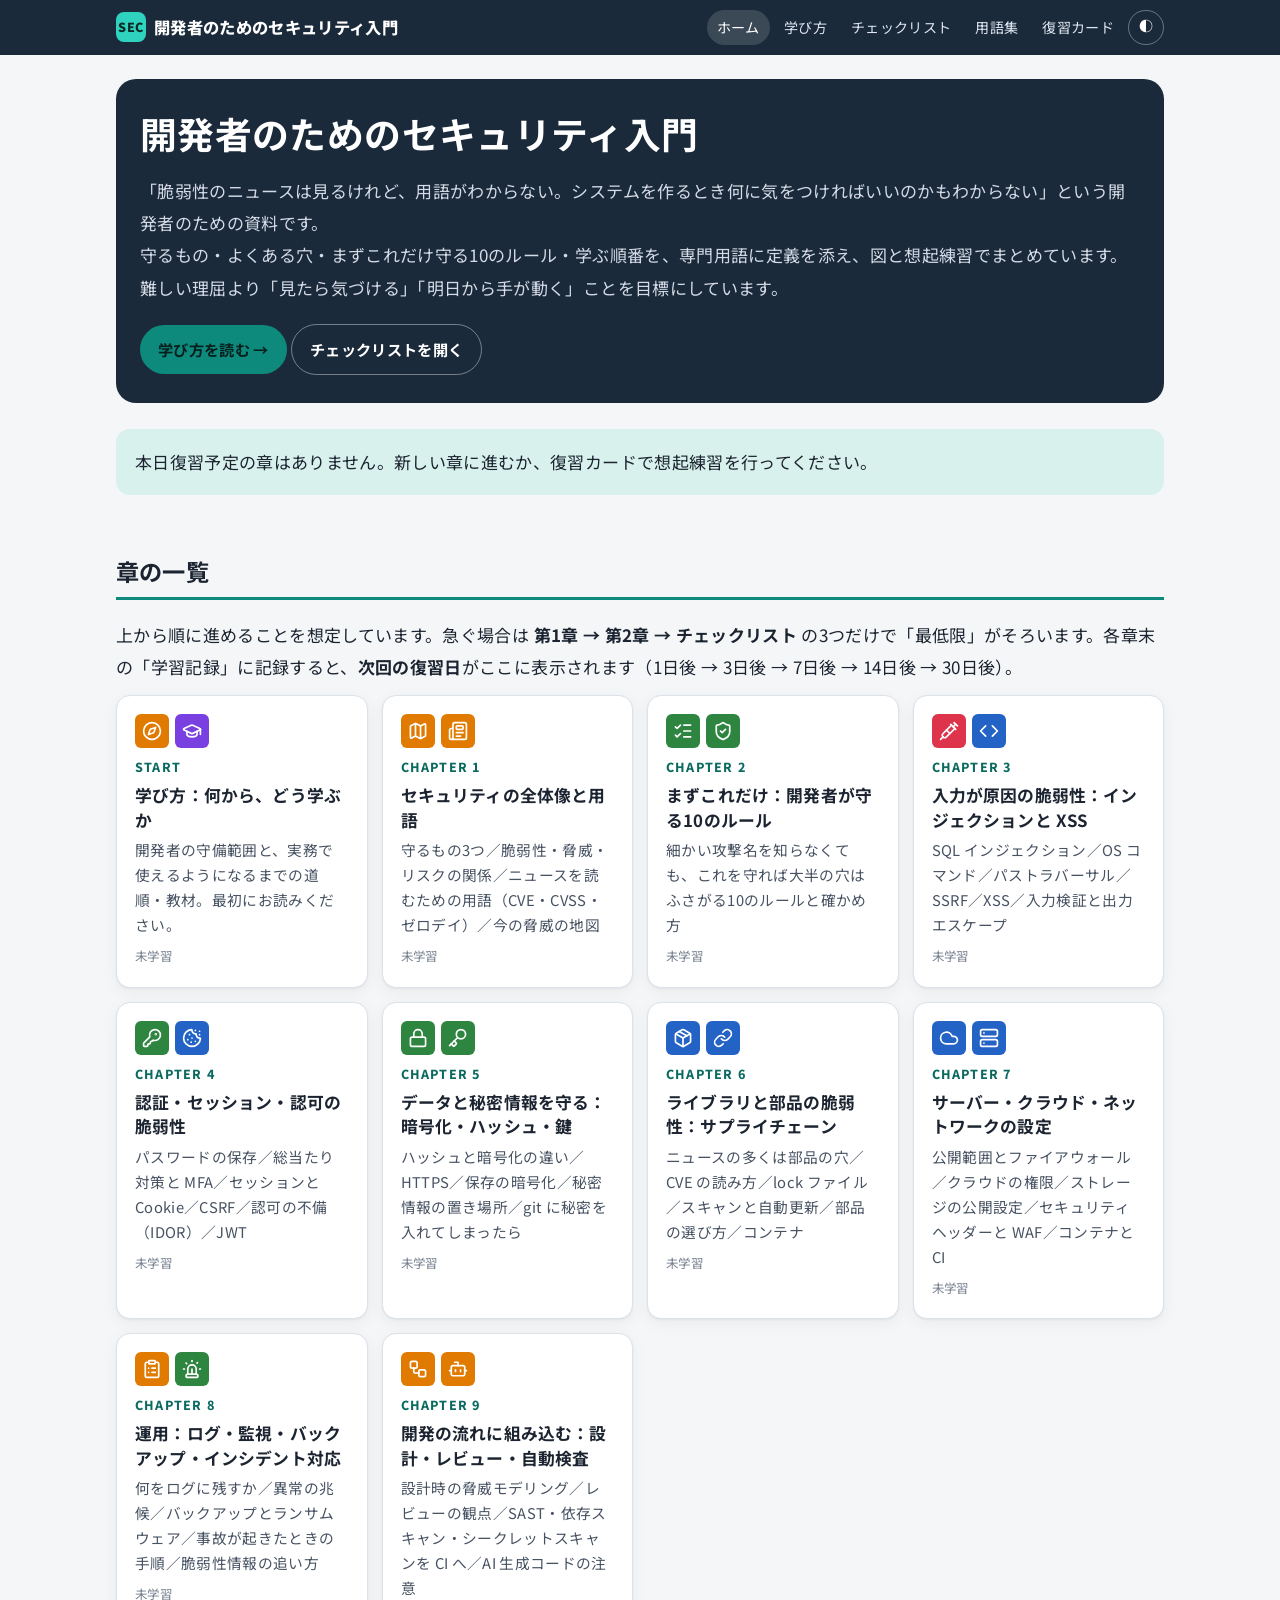
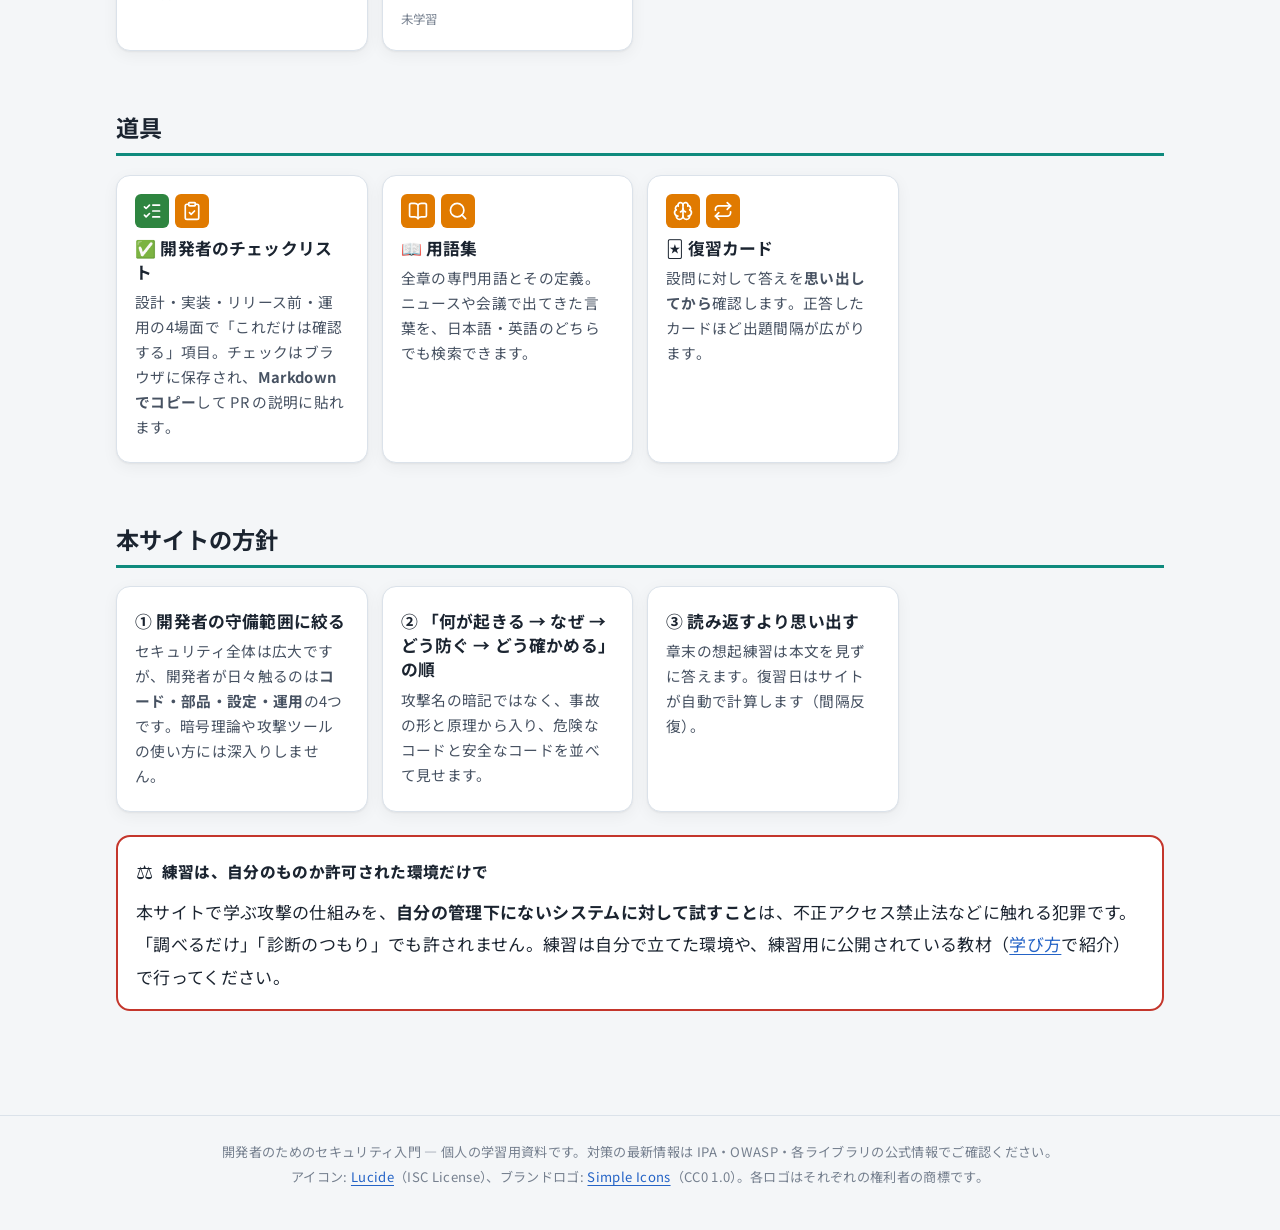
<file: docs/index.html>
<!doctype html>
<html lang="ja">
<head>
<meta charset="utf-8">
<meta name="viewport" content="width=device-width, initial-scale=1">
<title>開発者のためのセキュリティ入門</title>
<meta name="description" content="セキュリティの用語がわからない開発者のための学習ノート。守るもの・よくある穴・まずこれだけ守る10のルール・学ぶ順番を、図と想起練習でまとめています。">
<link rel="preconnect" href="https://fonts.googleapis.com">
<link href="https://fonts.googleapis.com/css2?family=Noto+Sans+JP:wght@400;700;800&display=swap" rel="stylesheet">
<link rel="stylesheet" href="assets/style.css">
</head>
<body data-root="./" data-page="home">
<main class="wrap wide">

<section class="hero">
  <h1>開発者のためのセキュリティ入門</h1>
  <p>「脆弱性のニュースは見るけれど、用語がわからない。システムを作るとき何に気をつければいいのかもわからない」という開発者のための資料です。<br>
  守るもの・よくある穴・まずこれだけ守る10のルール・学ぶ順番を、専門用語に定義を添え、図と想起練習でまとめています。難しい理屈より「見たら気づける」「明日から手が動く」ことを目標にしています。</p>
  <a class="btn" href="chapters/study-method.html">学び方を読む →</a>
  <a class="btn ghost" style="color:#fff;border-color:rgba(255,255,255,.4)" href="checklist.html">チェックリストを開く</a>
</section>

<div class="box hook" id="due-today">読み込み中</div>

<h2>章の一覧</h2>
<p>上から順に進めることを想定しています。急ぐ場合は <b>第1章 → 第2章 → チェックリスト</b> の3つだけで「最低限」がそろいます。各章末の「学習記録」に記録すると、<b>次回の復習日</b>がここに表示されます（1日後 → 3日後 → 7日後 → 14日後 → 30日後）。</p>
<div class="grid" id="chapter-list"></div>

<h2>道具</h2>
<div class="grid">
  <a class="card" href="checklist.html">
    <div class="icons"><img src="assets/icons/defense/list-checks.svg" alt=""><img src="assets/icons/ops/clipboard-check.svg" alt=""></div>
    <h3>✅ 開発者のチェックリスト</h3>
    <p>設計・実装・リリース前・運用の4場面で「これだけは確認する」項目。チェックはブラウザに保存され、<b>Markdown でコピー</b>して PR の説明に貼れます。</p>
  </a>
  <a class="card" href="glossary.html">
    <div class="icons"><img src="assets/icons/ops/book-open.svg" alt=""><img src="assets/icons/ops/search.svg" alt=""></div>
    <h3>📖 用語集</h3>
    <p>全章の専門用語とその定義。ニュースや会議で出てきた言葉を、日本語・英語のどちらでも検索できます。</p>
  </a>
  <a class="card" href="cards.html">
    <div class="icons"><img src="assets/icons/ops/brain.svg" alt=""><img src="assets/icons/ops/repeat.svg" alt=""></div>
    <h3>🃏 復習カード</h3>
    <p>設問に対して答えを<b>思い出してから</b>確認します。正答したカードほど出題間隔が広がります。</p>
  </a>
</div>

<h2>本サイトの方針</h2>
<div class="grid">
  <div class="card"><h3>① 開発者の守備範囲に絞る</h3><p>セキュリティ全体は広大ですが、開発者が日々触るのは<b>コード・部品・設定・運用</b>の4つです。暗号理論や攻撃ツールの使い方には深入りしません。</p></div>
  <div class="card"><h3>② 「何が起きる → なぜ → どう防ぐ → どう確かめる」の順</h3><p>攻撃名の暗記ではなく、事故の形と原理から入り、危険なコードと安全なコードを並べて見せます。</p></div>
  <div class="card"><h3>③ 読み返すより思い出す</h3><p>章末の想起練習は本文を見ずに答えます。復習日はサイトが自動で計算します（間隔反復）。</p></div>
</div>

<div class="box law">
  <div class="box-title"><span class="em">⚖️</span>練習は、自分のものか許可された環境だけで</div>
  <p style="margin:0">本サイトで学ぶ攻撃の仕組みを、<b>自分の管理下にないシステムに対して試すこと</b>は、不正アクセス禁止法などに触れる犯罪です。「調べるだけ」「診断のつもり」でも許されません。練習は自分で立てた環境や、練習用に公開されている教材（<a href="chapters/study-method.html#materials">学び方</a>で紹介）で行ってください。</p>
</div>

</main>
<script src="assets/site.js"></script>
</body>
</html>
</file>
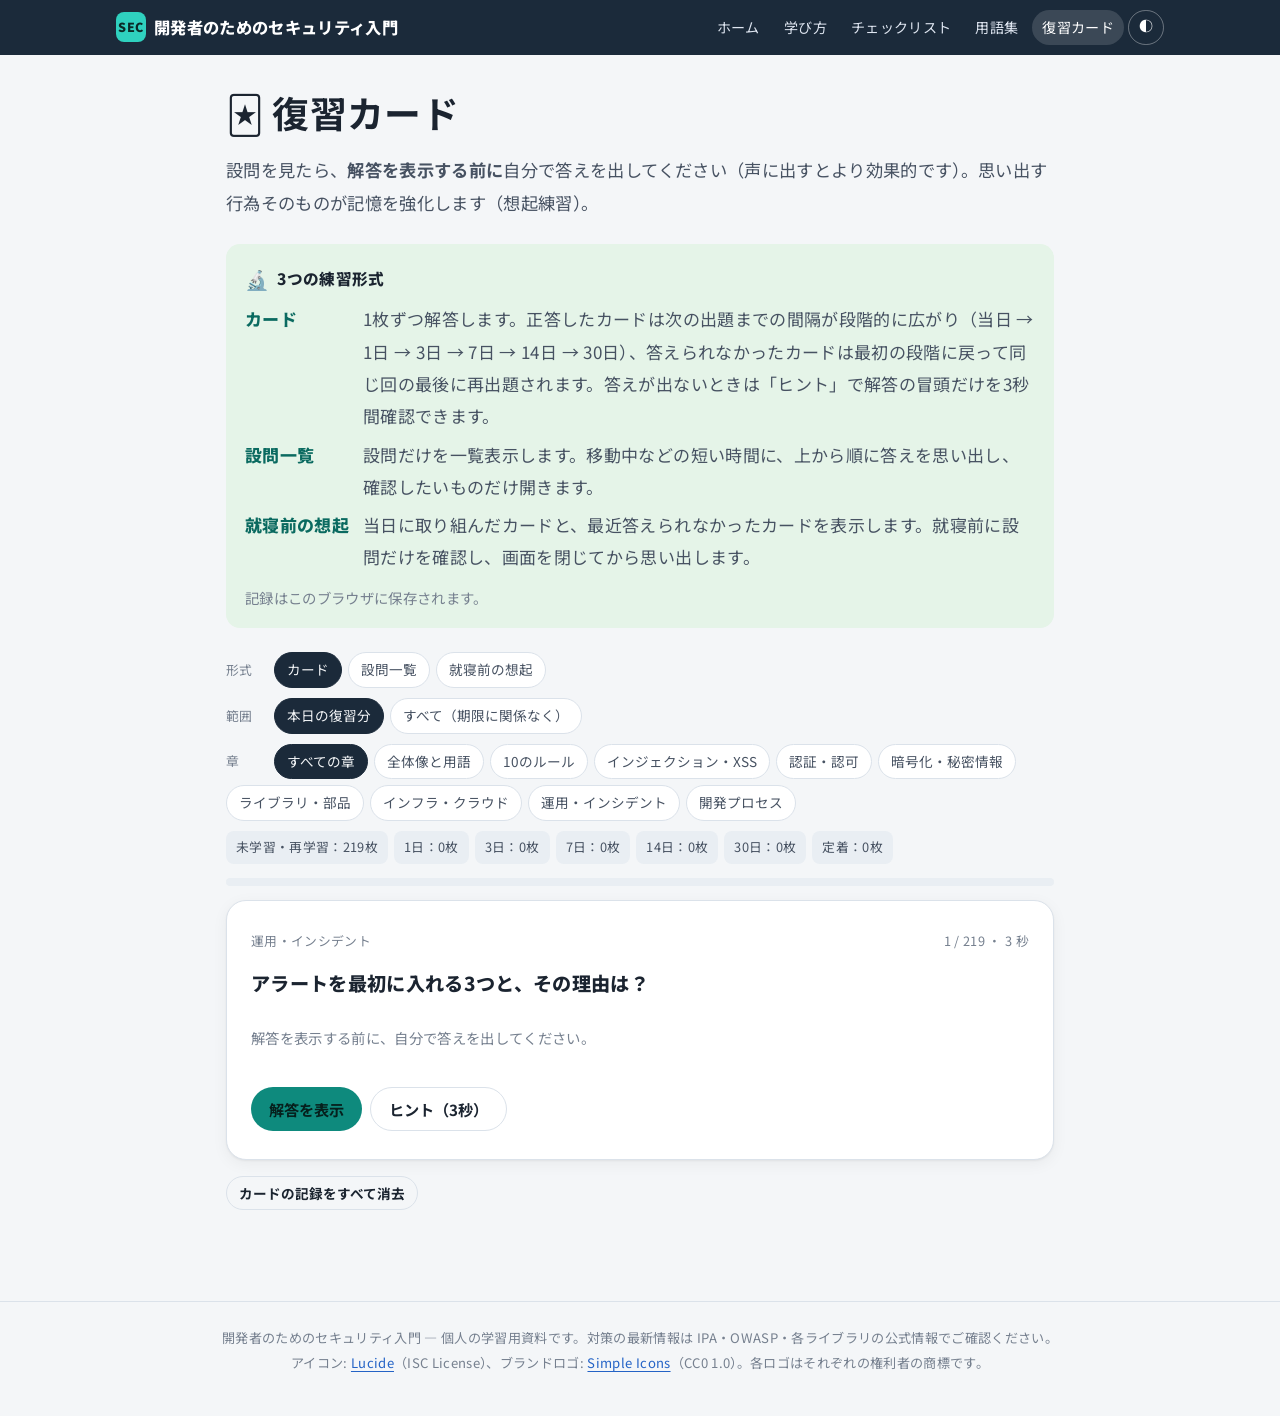
<file: docs/cards.html>
<!doctype html>
<html lang="ja">
<head>
<meta charset="utf-8">
<meta name="viewport" content="width=device-width, initial-scale=1">
<title>復習カード | 開発者のためのセキュリティ入門</title>
<link rel="preconnect" href="https://fonts.googleapis.com">
<link href="https://fonts.googleapis.com/css2?family=Noto+Sans+JP:wght@400;700;800&display=swap" rel="stylesheet">
<link rel="stylesheet" href="assets/style.css">
<style>
  .flash { background: var(--surface); border: 1px solid var(--line); border-radius: 20px; box-shadow: var(--shadow); padding: 28px 24px; min-height: 260px; display: flex; flex-direction: column; gap: 14px; }
  .flash .meta { font-size: .8rem; color: var(--ink-3); display: flex; justify-content: space-between; gap: 10px; flex-wrap: wrap; }
  .flash .qtext { font-size: 1.2rem; font-weight: 800; line-height: 1.7; }
  .flash .atext { border-top: 2px dashed var(--line); padding-top: 14px; color: var(--ink); line-height: 1.8; }
  .flash .hint { color: var(--ink-3); font-size: .9rem; }
  .flash .hintbox { background: var(--yellow-soft); border-radius: 10px; padding: 8px 12px; font-size: .95rem; }
  .actions { display: flex; gap: 8px; flex-wrap: wrap; margin-top: auto; }
  .btn.good { background: var(--green); color: #fff; }
  .btn.bad { background: var(--red); color: #fff; }
  .progress { height: 8px; background: var(--surface-2); border-radius: 999px; overflow: hidden; margin: 14px 0; }
  .progress > div { height: 100%; background: var(--accent); width: 0; transition: width .3s; }
  .boxes { display: flex; gap: 6px; flex-wrap: wrap; font-size: .8rem; }
  .boxes span { background: var(--surface-2); border-radius: 8px; padding: 4px 10px; color: var(--ink-2); }
  .qlist details.q summary { font-weight: 600; }
  .qlist .src { font-size: .75rem; color: var(--ink-3); font-weight: 400; margin-left: 6px; }
  .elapsed { font-variant-numeric: tabular-nums; }
</style>
</head>
<body data-root="./" data-page="cards">
<main class="wrap">
<h1>🃏 復習カード</h1>
<p class="lead">設問を見たら、<b>解答を表示する前に</b>自分で答えを出してください（声に出すとより効果的です）。思い出す行為そのものが記憶を強化します（想起練習）。</p>
<div class="box science">
  <div class="box-title"><span class="em">🔬</span>3つの練習形式</div>
  <dl class="words">
    <dt>カード</dt><dd>1枚ずつ解答します。正答したカードは次の出題までの間隔が段階的に広がり（当日 → 1日 → 3日 → 7日 → 14日 → 30日）、答えられなかったカードは最初の段階に戻って同じ回の最後に再出題されます。答えが出ないときは「ヒント」で解答の冒頭だけを3秒間確認できます。</dd>
    <dt>設問一覧</dt><dd>設問だけを一覧表示します。移動中などの短い時間に、上から順に答えを思い出し、確認したいものだけ開きます。</dd>
    <dt>就寝前の想起</dt><dd>当日に取り組んだカードと、最近答えられなかったカードを表示します。就寝前に設問だけを確認し、画面を閉じてから思い出します。</dd>
  </dl>
  <p class="muted" style="margin-bottom:0">記録はこのブラウザに保存されます。</p>
</div>

<div class="filters" id="style-filter"><span class="lbl">形式</span>
  <button class="chip" data-style="card" aria-pressed="true">カード</button>
  <button class="chip" data-style="list" aria-pressed="false">設問一覧</button>
  <button class="chip" data-style="night" aria-pressed="false">就寝前の想起</button>
</div>
<div class="filters" id="mode-filter"><span class="lbl">範囲</span>
  <button class="chip" data-mode="due" aria-pressed="true">本日の復習分</button>
  <button class="chip" data-mode="all" aria-pressed="false">すべて（期限に関係なく）</button>
</div>
<div class="filters" id="filters"></div>
<div class="boxes" id="boxes"></div>
<div class="progress" id="progress"><div id="bar"></div></div>
<div id="view" aria-live="polite"></div>
<p style="margin-top:16px"><button class="btn ghost small" id="reset">カードの記録をすべて消去</button></p>
</main>
<script src="assets/data/ch01.js"></script>
<script src="assets/data/ch02.js"></script>
<script src="assets/data/ch03.js"></script>
<script src="assets/data/ch04.js"></script>
<script src="assets/data/ch05.js"></script>
<script src="assets/data/ch06.js"></script>
<script src="assets/data/ch07.js"></script>
<script src="assets/data/ch08.js"></script>
<script src="assets/data/ch09.js"></script>
<script src="assets/site.js"></script>
<script>
(function () {
  var store = window.SECNOTE_STORE;
  var cards = (window.SECNOTE && SECNOTE.cards) || [];
  var chapters = (window.SECNOTE_CHAPTERS || []).filter(function (c) { return c.id !== "method"; });
  var chTitle = {}; chapters.forEach(function (c) { chTitle[c.id] = c.short; });
  var INTERVALS = [0, 1, 3, 7, 14, 30]; // 段階ごとの出題間隔（日）
  var DAY = 86400000;
  var HINT_MS = 3000;
  function key(c) { var s = c.ch + c.q, h = 0; for (var i = 0; i < s.length; i++) h = (h * 31 + s.charCodeAt(i)) | 0; return c.ch + ":" + h; }
  var state = store.load("cards", {});
  function info(c) { return state[key(c)] || { box: 0, due: 0 }; }
  function endOfToday() { var t = new Date(); t.setHours(23, 59, 59, 999); return t.getTime(); }
  function startOfToday() { var t = new Date(); t.setHours(0, 0, 0, 0); return t.getTime(); }
  function isDue(c) { return info(c).due <= endOfToday(); }

  var style = "card", ch = "all", mode = "due", queue = [], pos = 0, shown = false, startedAt = 0, tick = null, hintTimer = null;
  function esc(s) { return String(s || "").replace(/[&<>"]/g, function (c) { return { "&": "&amp;", "<": "&lt;", ">": "&gt;", '"': "&quot;" }[c]; }); }
  function shuffle(a) { for (var i = a.length - 1; i > 0; i--) { var j = Math.floor(Math.random() * (i + 1)); var t = a[i]; a[i] = a[j]; a[j] = t; } return a; }

  var filters = document.getElementById("filters");
  filters.innerHTML = '<span class="lbl">章</span><button class="chip" data-ch="all" aria-pressed="true">すべての章</button>' +
    chapters.map(function (c) { return '<button class="chip" data-ch="' + c.id + '" aria-pressed="false">' + c.short + "</button>"; }).join("");
  document.querySelectorAll(".chip").forEach(function (b) {
    b.addEventListener("click", function () {
      var group = ["data-ch", "data-mode", "data-style"].filter(function (g) { return b.hasAttribute(g); })[0];
      document.querySelectorAll("[" + group + "]").forEach(function (x) { x.setAttribute("aria-pressed", x === b ? "true" : "false"); });
      var v = b.getAttribute(group);
      if (group === "data-ch") ch = v; else if (group === "data-mode") mode = v; else style = v;
      build();
    });
  });

  function inChapter(c) { return ch === "all" || c.ch === ch; }
  function nightPool() {
    var today = startOfToday(), weekAgo = Date.now() - 7 * DAY;
    return cards.filter(function (c) {
      var i = info(c);
      if (!i.seen || !inChapter(c)) return false;
      return i.seen >= today || (i.last === "0" && i.seen >= weekAgo);
    });
  }

  function build() {
    stopTimers();
    document.getElementById("mode-filter").style.display = style === "night" ? "none" : "";
    document.getElementById("progress").style.display = style === "card" ? "" : "none";
    if (style === "card") {
      queue = shuffle(cards.filter(function (c) { return inChapter(c) && (mode === "all" || isDue(c)); }));
      pos = 0; shown = false; drawCard();
    } else {
      var pool = style === "night" ? nightPool() : cards.filter(function (c) { return inChapter(c) && (mode === "all" || isDue(c)); });
      drawList(pool);
    }
    drawBoxes();
  }

  function drawBoxes() {
    var pool = cards.filter(inChapter);
    var counts = [0, 0, 0, 0, 0, 0, 0];
    pool.forEach(function (c) { counts[Math.min(info(c).box, 6)]++; });
    var names = ["未学習・再学習", "1日", "3日", "7日", "14日", "30日", "定着"];
    document.getElementById("boxes").innerHTML = counts.map(function (n, i) { return "<span>" + names[i] + "：" + n + "枚</span>"; }).join("");
  }

  function drawList(pool) {
    var view = document.getElementById("view");
    var intro = style === "night"
      ? '<p class="muted">当日に取り組んだカードと、直近7日間に答えられなかったカードです（' + pool.length + ' 件）。設問を一通り確認したら画面を閉じ、答えを思い出してください。</p>'
      : '<p class="muted">' + pool.length + ' 件。設問を見て答えを思い出してから、確認したい項目だけ開いてください。</p>';
    if (!pool.length) {
      view.innerHTML = '<div class="flash"><div class="qtext">該当するカードはありません</div><p class="hint">' +
        (style === "night" ? "当日にカード形式で取り組んだカードが、ここに表示されます。" : "「すべて」を選ぶと、期限に関係なく表示できます。") + "</p></div>";
      return;
    }
    view.innerHTML = intro + '<div class="qlist">' + pool.map(function (c) {
      return '<details class="q"><summary>' + esc(c.q) + '<span class="src">' + esc(chTitle[c.ch] || c.ch) + '</span></summary><div class="a">' + esc(c.a) + "</div></details>";
    }).join("") + "</div>";
  }

  function stopTimers() { clearInterval(tick); tick = null; clearTimeout(hintTimer); hintTimer = null; }
  function hintText(a) {
    var n = Math.max(6, Math.min(20, Math.round(a.length * 0.25)));
    return a.length <= n ? a.slice(0, Math.ceil(a.length / 2)) + "…" : a.slice(0, n) + "…";
  }

  function drawCard() {
    stopTimers();
    var el = document.getElementById("view");
    document.getElementById("bar").style.width = queue.length ? (pos / queue.length * 100) + "%" : "100%";
    if (pos >= queue.length) {
      el.innerHTML = '<div class="flash"><div class="qtext">本日の復習は完了しました</div><p class="hint">' +
        (queue.length ? queue.length + " 枚を復習しました。" : "現在、復習期限が来ているカードはありません。") +
        "「すべて」を選ぶと、期限に関係なく練習できます。</p></div>";
      return;
    }
    var c = queue[pos];
    if (!shown) startedAt = Date.now();
    el.innerHTML = '<div class="flash">' +
      '<div class="meta"><span>' + esc(chTitle[c.ch] || c.ch) + '</span><span>' + (pos + 1) + " / " + queue.length + ' ・ <span class="elapsed" id="elapsed">0</span> 秒</span></div>' +
      '<div class="qtext">' + esc(c.q) + "</div>" +
      (shown
        ? '<div class="atext">' + esc(c.a) + "</div>" +
          '<div class="actions"><button class="btn good" data-r="2">✓ 答えられた</button><button class="btn ghost" data-r="1">△ 不確か</button><button class="btn bad" data-r="0">✗ 答えられなかった</button></div>'
        : '<div id="hint-area"><p class="hint">解答を表示する前に、自分で答えを出してください。</p></div>' +
          '<div class="actions"><button class="btn" data-r="show">解答を表示</button><button class="btn ghost" data-r="hint">ヒント（3秒）</button></div>') +
      "</div>";
    var elapsed = document.getElementById("elapsed");
    var update = function () { elapsed.textContent = Math.floor((Date.now() - startedAt) / 1000); };
    update();
    if (!shown) tick = setInterval(update, 500);
    el.querySelectorAll("button").forEach(function (b) { b.addEventListener("click", function () { answer(b.getAttribute("data-r")); }); });
  }

  function answer(r) {
    var c = queue[pos];
    if (r === "hint") {
      var area = document.getElementById("hint-area");
      area.innerHTML = '<div class="hintbox">' + esc(hintText(c.a)) + "</div>";
      clearTimeout(hintTimer);
      hintTimer = setTimeout(function () {
        area.innerHTML = '<p class="hint">ヒントを閉じました。もう一度、自分で答えを出してください。</p>';
      }, HINT_MS);
      return;
    }
    if (r === "show") { shown = true; drawCard(); return; }
    var k = key(c), cur = info(c);
    var box = r === "2" ? Math.min(cur.box + 1, 6) : r === "1" ? Math.max(cur.box, 1) : 0;
    var days = box >= 6 ? 60 : INTERVALS[box];
    state[k] = { box: box, due: Date.now() + days * DAY, seen: Date.now(), last: r };
    if (r === "0") queue.push(c); // 答えられなかったカードは、この回の最後に再出題
    store.save("cards", state);
    pos++; shown = false; drawCard(); drawBoxes();
  }

  document.getElementById("reset").addEventListener("click", function () {
    if (!confirm("カードの記録をすべて消去しますか？")) return;
    state = {}; store.save("cards", state); build();
  });
  build();
})();
</script>
</body>
</html>
</file>
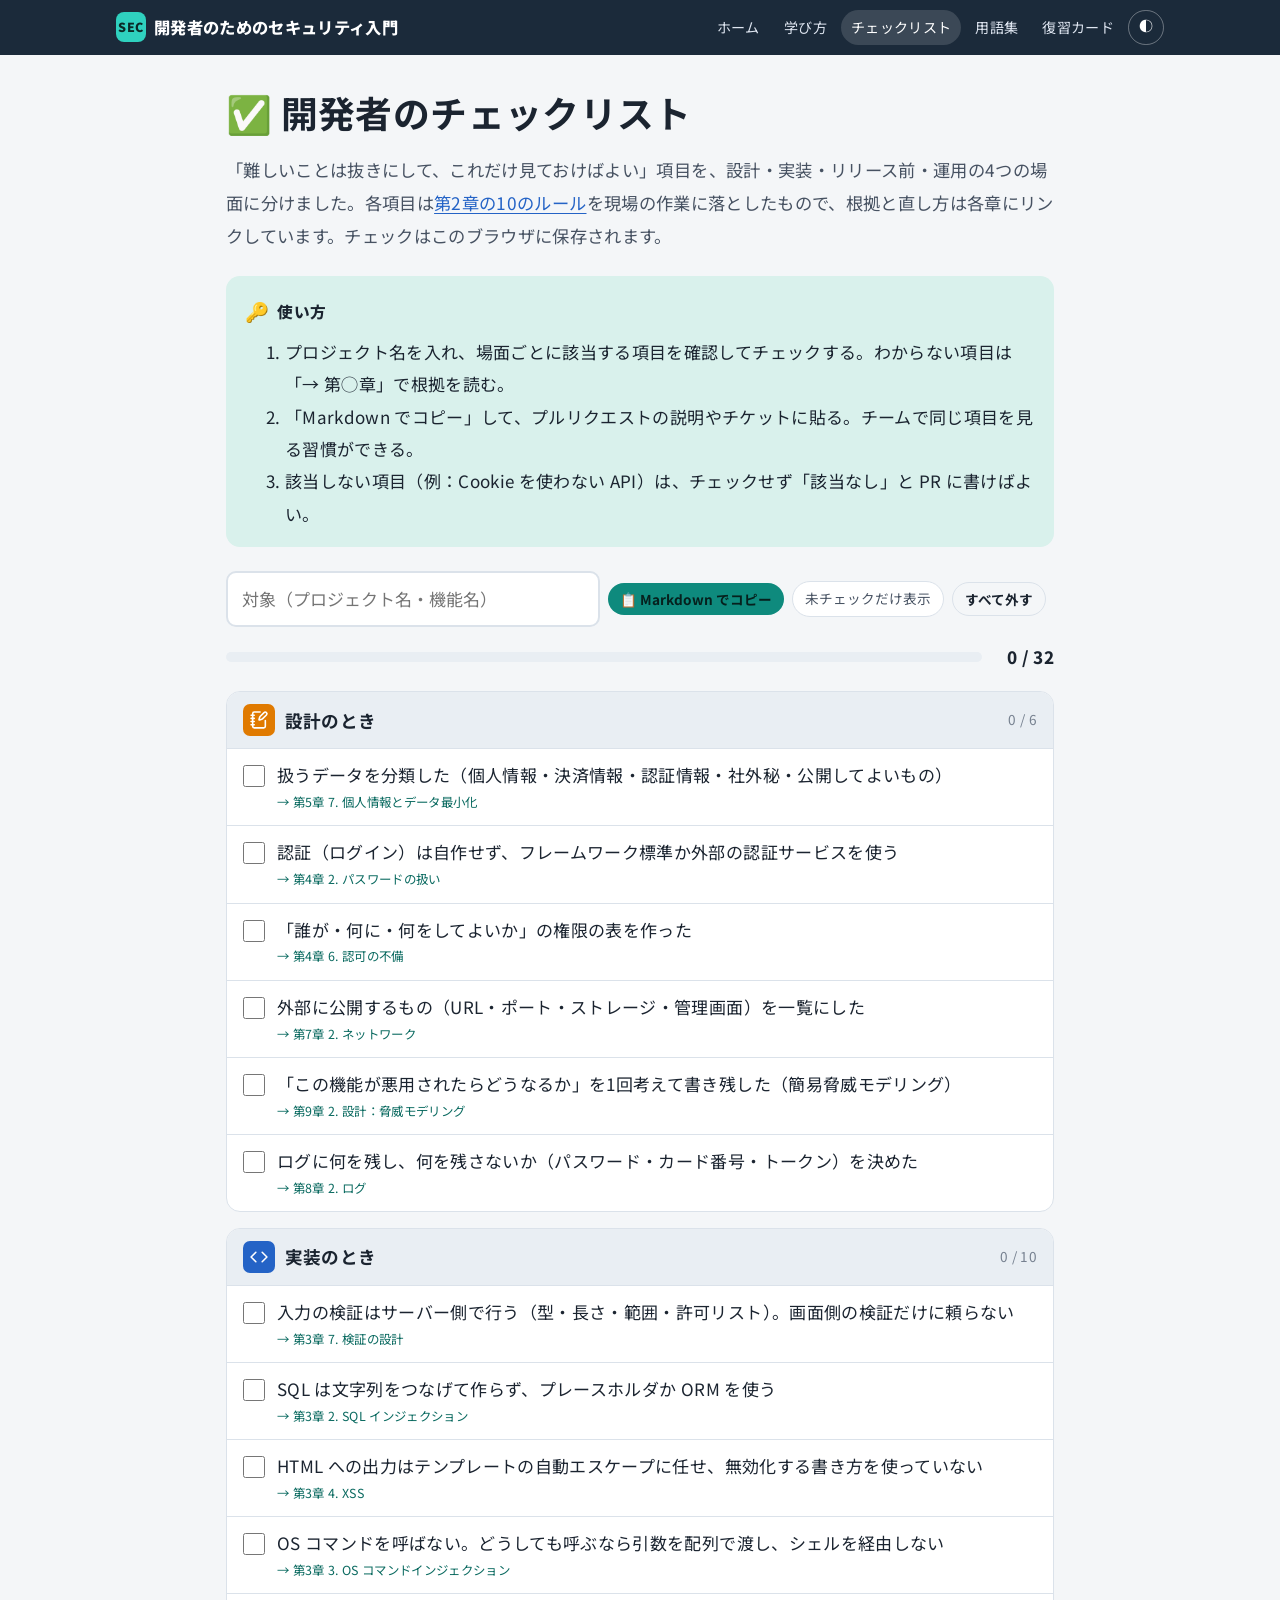
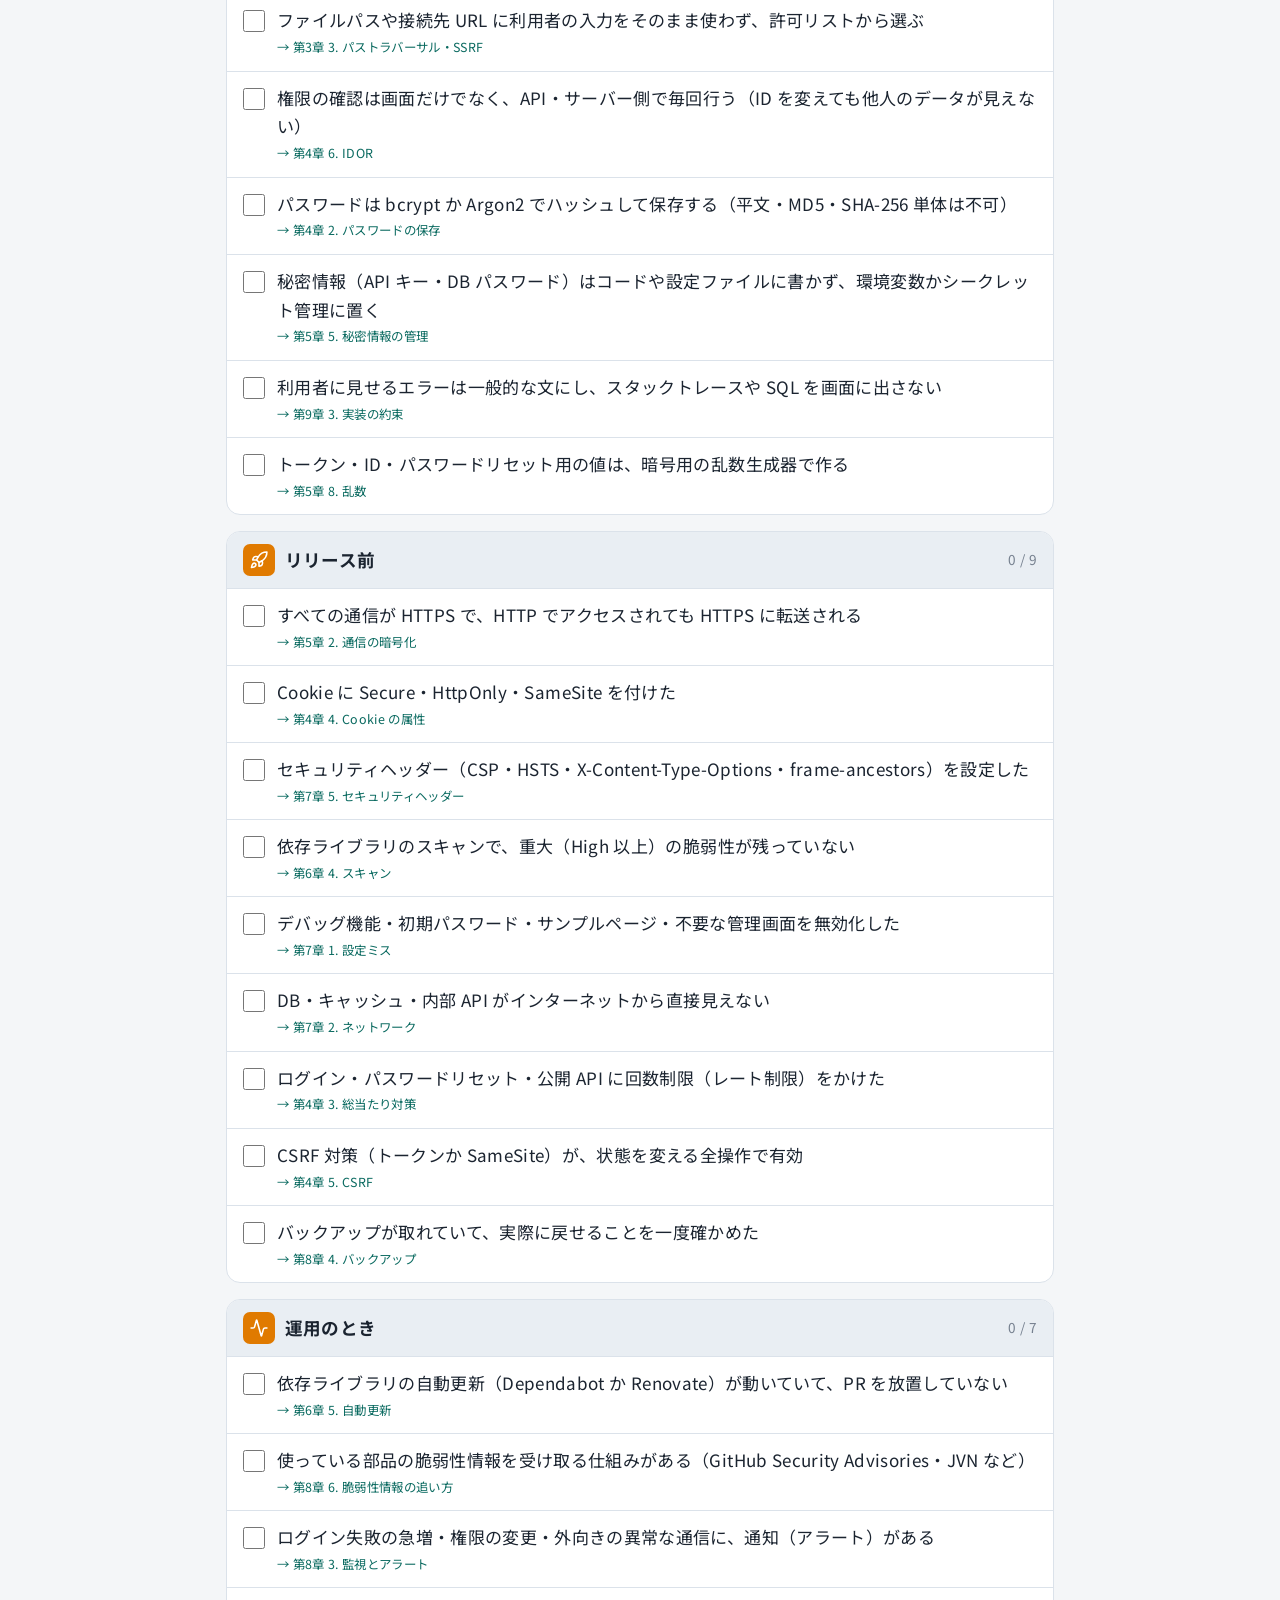
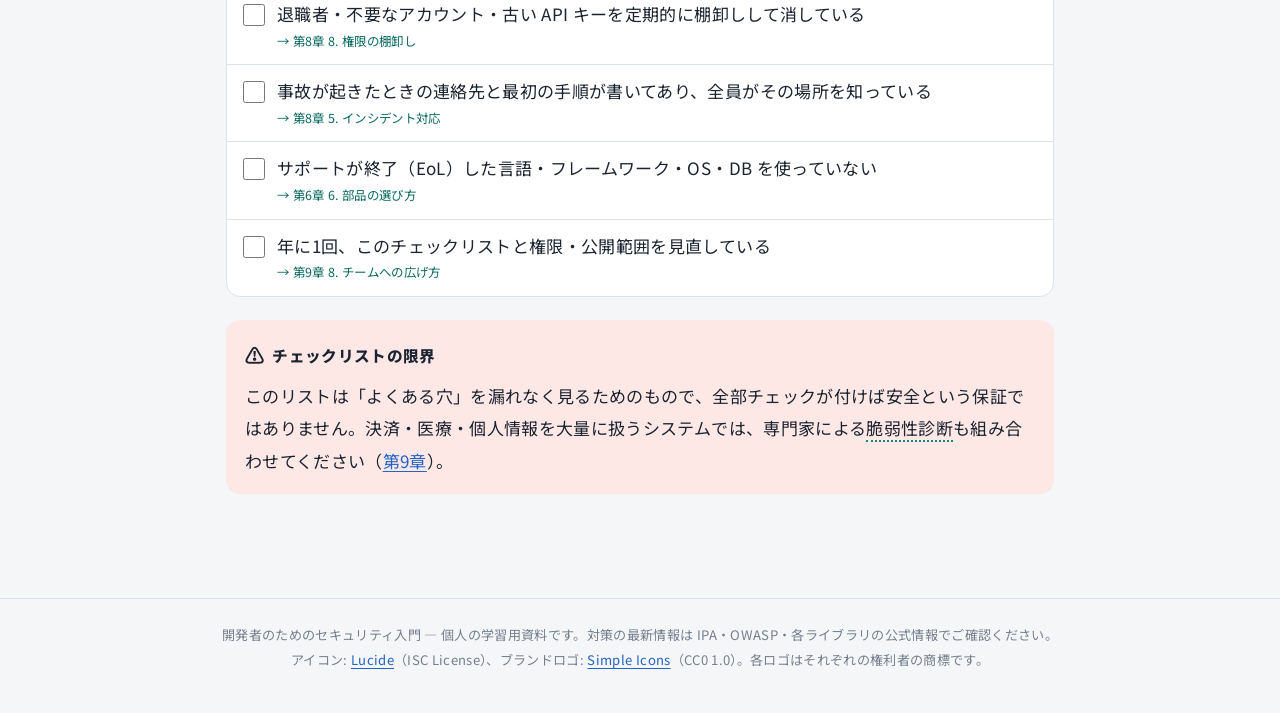
<file: docs/checklist.html>
<!doctype html>
<html lang="ja">
<head>
<meta charset="utf-8">
<meta name="viewport" content="width=device-width, initial-scale=1">
<title>開発者のチェックリスト | 開発者のためのセキュリティ入門</title>
<link rel="preconnect" href="https://fonts.googleapis.com">
<link href="https://fonts.googleapis.com/css2?family=Noto+Sans+JP:wght@400;700;800&display=swap" rel="stylesheet">
<link rel="stylesheet" href="assets/style.css">
<style>
  .toolbar { display: flex; gap: 8px; flex-wrap: wrap; align-items: center; margin: 14px 0; }
  .toolbar .field { flex: 1; min-width: 200px; }
  .total { display: flex; align-items: center; gap: 12px; margin: 10px 0 18px; }
  .total .bar { flex: 1; height: 10px; background: var(--surface-2); border-radius: 999px; overflow: hidden; }
  .total .bar > div { height: 100%; width: 0; background: var(--accent); transition: width .3s; }
  .total .n { font-weight: 800; font-variant-numeric: tabular-nums; min-width: 6ch; text-align: right; }
  .phase { background: var(--surface); border: 1px solid var(--line); border-radius: var(--radius); margin: 16px 0; overflow: hidden; }
  .phase .ph { display: flex; align-items: center; gap: 10px; padding: 12px 16px; background: var(--surface-2); }
  .phase .ph img { width: 32px; height: 32px; border-radius: 7px; }
  .phase .ph h2 { margin: 0; border: 0; padding: 0; font-size: 1.1rem; flex: 1; }
  .phase .ph .cnt { font-size: .85rem; color: var(--ink-3); font-variant-numeric: tabular-nums; }
  .phase .ph .cnt.all { color: var(--green); font-weight: 800; }
  .item { display: flex; gap: 12px; align-items: flex-start; padding: 12px 16px; border-top: 1px solid var(--line); }
  .item input { width: 22px; height: 22px; margin: 4px 0 0; flex: none; accent-color: var(--accent); cursor: pointer; }
  .item label { flex: 1; cursor: pointer; line-height: 1.7; }
  .item.done label { color: var(--ink-3); text-decoration: line-through; text-decoration-color: var(--line); }
  .item .ref { display: block; font-size: .78rem; color: var(--accent-ink); text-decoration: none; margin-top: 2px; }
  .item .ref:hover { text-decoration: underline; }
  .hide-done .item.done { display: none; }
  .copied { font-size: .85rem; color: var(--green); font-weight: 700; }
</style>
</head>
<body data-root="./" data-page="checklist">
<main class="wrap">
<h1>✅ 開発者のチェックリスト</h1>
<p class="lead">「難しいことは抜きにして、これだけ見ておけばよい」項目を、設計・実装・リリース前・運用の4つの場面に分けました。各項目は<a href="chapters/02-ten-rules.html">第2章の10のルール</a>を現場の作業に落としたもので、根拠と直し方は各章にリンクしています。チェックはこのブラウザに保存されます。</p>

<div class="box hook">
  <div class="box-title"><span class="em">🔑</span>使い方</div>
  <ol style="margin:0">
    <li>プロジェクト名を入れ、場面ごとに該当する項目を確認してチェックする。わからない項目は「→ 第◯章」で根拠を読む。</li>
    <li>「Markdown でコピー」して、プルリクエストの説明やチケットに貼る。チームで同じ項目を見る習慣ができる。</li>
    <li>該当しない項目（例：Cookie を使わない API）は、チェックせず「該当なし」と PR に書けばよい。</li>
  </ol>
</div>

<div class="toolbar">
  <input class="field" id="project" type="text" placeholder="対象（プロジェクト名・機能名）" aria-label="対象のプロジェクト名">
  <button class="btn small" id="copy" type="button">📋 Markdown でコピー</button>
  <button class="chip" id="hide" type="button" aria-pressed="false">未チェックだけ表示</button>
  <button class="btn ghost small" id="reset" type="button">すべて外す</button>
  <span class="copied" id="copied" aria-live="polite"></span>
</div>
<div class="total"><div class="bar"><div id="total-bar"></div></div><div class="n" id="total-n">0 / 0</div></div>

<div id="phases"></div>

<div class="box warn">
  <div class="box-title"><span class="em">⚠️</span>チェックリストの限界</div>
  <p style="margin:0">このリストは「よくある穴」を漏れなく見るためのもので、全部チェックが付けば安全という保証ではありません。決済・医療・個人情報を大量に扱うシステムでは、専門家による<span class="term" data-tip="脆弱性診断：専門家が実際に攻撃者の手法でシステムを調べ、穴を報告するサービス。">脆弱性診断</span>も組み合わせてください（<a href="chapters/09-secure-process.html#testing">第9章</a>）。</p>
</div>

</main>
<script src="assets/site.js"></script>
<script>
(function () {
  var store = window.SECNOTE_STORE;
  // 場面 → 項目。ref は根拠を書いた章の節
  var PHASES = [
    { id: "design", title: "設計のとき", icon: "ops/notebook-pen.svg", items: [
      { id: "d1", t: "扱うデータを分類した（個人情報・決済情報・認証情報・社外秘・公開してよいもの）", ref: "05-crypto-secrets.html#pii", label: "第5章 7. 個人情報とデータ最小化" },
      { id: "d2", t: "認証（ログイン）は自作せず、フレームワーク標準か外部の認証サービスを使う", ref: "04-auth-session.html#password", label: "第4章 2. パスワードの扱い" },
      { id: "d3", t: "「誰が・何に・何をしてよいか」の権限の表を作った", ref: "04-auth-session.html#authz", label: "第4章 6. 認可の不備" },
      { id: "d4", t: "外部に公開するもの（URL・ポート・ストレージ・管理画面）を一覧にした", ref: "07-infra-cloud.html#network", label: "第7章 2. ネットワーク" },
      { id: "d5", t: "「この機能が悪用されたらどうなるか」を1回考えて書き残した（簡易脅威モデリング）", ref: "09-secure-process.html#threat-modeling", label: "第9章 2. 設計：脅威モデリング" },
      { id: "d6", t: "ログに何を残し、何を残さないか（パスワード・カード番号・トークン）を決めた", ref: "08-operations-incident.html#logging", label: "第8章 2. ログ" }
    ] },
    { id: "impl", title: "実装のとき", icon: "asset/code.svg", items: [
      { id: "i1", t: "入力の検証はサーバー側で行う（型・長さ・範囲・許可リスト）。画面側の検証だけに頼らない", ref: "03-injection-xss.html#validation", label: "第3章 7. 検証の設計" },
      { id: "i2", t: "SQL は文字列をつなげて作らず、プレースホルダか ORM を使う", ref: "03-injection-xss.html#sql", label: "第3章 2. SQL インジェクション" },
      { id: "i3", t: "HTML への出力はテンプレートの自動エスケープに任せ、無効化する書き方を使っていない", ref: "03-injection-xss.html#xss", label: "第3章 4. XSS" },
      { id: "i4", t: "OS コマンドを呼ばない。どうしても呼ぶなら引数を配列で渡し、シェルを経由しない", ref: "03-injection-xss.html#command", label: "第3章 3. OS コマンドインジェクション" },
      { id: "i5", t: "ファイルパスや接続先 URL に利用者の入力をそのまま使わず、許可リストから選ぶ", ref: "03-injection-xss.html#path", label: "第3章 3. パストラバーサル・SSRF" },
      { id: "i6", t: "権限の確認は画面だけでなく、API・サーバー側で毎回行う（ID を変えても他人のデータが見えない）", ref: "04-auth-session.html#idor", label: "第4章 6. IDOR" },
      { id: "i7", t: "パスワードは bcrypt か Argon2 でハッシュして保存する（平文・MD5・SHA-256 単体は不可）", ref: "04-auth-session.html#password", label: "第4章 2. パスワードの保存" },
      { id: "i8", t: "秘密情報（API キー・DB パスワード）はコードや設定ファイルに書かず、環境変数かシークレット管理に置く", ref: "05-crypto-secrets.html#secrets", label: "第5章 5. 秘密情報の管理" },
      { id: "i9", t: "利用者に見せるエラーは一般的な文にし、スタックトレースや SQL を画面に出さない", ref: "09-secure-process.html#coding", label: "第9章 3. 実装の約束" },
      { id: "i10", t: "トークン・ID・パスワードリセット用の値は、暗号用の乱数生成器で作る", ref: "05-crypto-secrets.html#random", label: "第5章 8. 乱数" }
    ] },
    { id: "release", title: "リリース前", icon: "ops/rocket.svg", items: [
      { id: "r1", t: "すべての通信が HTTPS で、HTTP でアクセスされても HTTPS に転送される", ref: "05-crypto-secrets.html#tls", label: "第5章 2. 通信の暗号化" },
      { id: "r2", t: "Cookie に Secure・HttpOnly・SameSite を付けた", ref: "04-auth-session.html#cookie", label: "第4章 4. Cookie の属性" },
      { id: "r3", t: "セキュリティヘッダー（CSP・HSTS・X-Content-Type-Options・frame-ancestors）を設定した", ref: "07-infra-cloud.html#headers", label: "第7章 5. セキュリティヘッダー" },
      { id: "r4", t: "依存ライブラリのスキャンで、重大（High 以上）の脆弱性が残っていない", ref: "06-dependencies.html#scan", label: "第6章 4. スキャン" },
      { id: "r5", t: "デバッグ機能・初期パスワード・サンプルページ・不要な管理画面を無効化した", ref: "07-infra-cloud.html#misconfig", label: "第7章 1. 設定ミス" },
      { id: "r6", t: "DB・キャッシュ・内部 API がインターネットから直接見えない", ref: "07-infra-cloud.html#network", label: "第7章 2. ネットワーク" },
      { id: "r7", t: "ログイン・パスワードリセット・公開 API に回数制限（レート制限）をかけた", ref: "04-auth-session.html#bruteforce", label: "第4章 3. 総当たり対策" },
      { id: "r8", t: "CSRF 対策（トークンか SameSite）が、状態を変える全操作で有効", ref: "04-auth-session.html#csrf", label: "第4章 5. CSRF" },
      { id: "r9", t: "バックアップが取れていて、実際に戻せることを一度確かめた", ref: "08-operations-incident.html#backup", label: "第8章 4. バックアップ" }
    ] },
    { id: "ops", title: "運用のとき", icon: "ops/activity.svg", items: [
      { id: "o1", t: "依存ライブラリの自動更新（Dependabot か Renovate）が動いていて、PR を放置していない", ref: "06-dependencies.html#update", label: "第6章 5. 自動更新" },
      { id: "o2", t: "使っている部品の脆弱性情報を受け取る仕組みがある（GitHub Security Advisories・JVN など）", ref: "08-operations-incident.html#vuln-response", label: "第8章 6. 脆弱性情報の追い方" },
      { id: "o3", t: "ログイン失敗の急増・権限の変更・外向きの異常な通信に、通知（アラート）がある", ref: "08-operations-incident.html#monitoring", label: "第8章 3. 監視とアラート" },
      { id: "o4", t: "退職者・不要なアカウント・古い API キーを定期的に棚卸しして消している", ref: "08-operations-incident.html#housekeeping", label: "第8章 8. 権限の棚卸し" },
      { id: "o5", t: "事故が起きたときの連絡先と最初の手順が書いてあり、全員がその場所を知っている", ref: "08-operations-incident.html#incident", label: "第8章 5. インシデント対応" },
      { id: "o6", t: "サポートが終了（EoL）した言語・フレームワーク・OS・DB を使っていない", ref: "06-dependencies.html#choose", label: "第6章 6. 部品の選び方" },
      { id: "o7", t: "年に1回、このチェックリストと権限・公開範囲を見直している", ref: "09-secure-process.html#team", label: "第9章 8. チームへの広げ方" }
    ] }
  ];

  var state = store.load("checklist", { project: "", checked: {} });
  var hideDone = false;
  var root = document.getElementById("phases");
  var projectEl = document.getElementById("project");
  projectEl.value = state.project || "";
  projectEl.addEventListener("input", function () { state.project = projectEl.value; store.save("checklist", state); });
  function esc(s) { return String(s || "").replace(/[&<>"]/g, function (c) { return { "&": "&amp;", "<": "&lt;", ">": "&gt;", '"': "&quot;" }[c]; }); }

  function render() {
    var total = 0, done = 0;
    root.innerHTML = PHASES.map(function (p) {
      var pd = p.items.filter(function (it) { return state.checked[it.id]; }).length;
      total += p.items.length; done += pd;
      return '<section class="phase" id="' + p.id + '">' +
        '<div class="ph"><img src="assets/icons/' + p.icon + '" alt=""><h2>' + p.title + '</h2><span class="cnt' + (pd === p.items.length ? " all" : "") + '">' + pd + " / " + p.items.length + "</span></div>" +
        p.items.map(function (it) {
          var on = !!state.checked[it.id];
          return '<div class="item' + (on ? " done" : "") + '"><input type="checkbox" id="' + it.id + '" data-id="' + it.id + '"' + (on ? " checked" : "") + '>' +
            '<label for="' + it.id + '">' + esc(it.t) + '<a class="ref" href="chapters/' + it.ref + '">→ ' + esc(it.label) + "</a></label></div>";
        }).join("") + "</section>";
    }).join("");
    document.getElementById("total-bar").style.width = total ? (done / total * 100) + "%" : "0";
    document.getElementById("total-n").textContent = done + " / " + total;
    root.className = hideDone ? "hide-done" : "";
  }
  root.addEventListener("change", function (e) {
    var cb = e.target; if (!cb.matches || !cb.matches("input[type=checkbox]")) return;
    var id = cb.getAttribute("data-id");
    if (cb.checked) state.checked[id] = Date.now(); else delete state.checked[id];
    store.save("checklist", state);
    render();
  });
  document.getElementById("hide").addEventListener("click", function () {
    hideDone = !hideDone; this.setAttribute("aria-pressed", hideDone ? "true" : "false"); render();
  });
  document.getElementById("reset").addEventListener("click", function () {
    if (!confirm("すべてのチェックを外しますか？")) return;
    state.checked = {}; store.save("checklist", state); render();
  });

  function toMarkdown() {
    var lines = ["## セキュリティチェック" + (state.project ? "：" + state.project : ""), ""];
    PHASES.forEach(function (p) {
      lines.push("### " + p.title);
      p.items.forEach(function (it) { lines.push("- [" + (state.checked[it.id] ? "x" : " ") + "] " + it.t); });
      lines.push("");
    });
    lines.push("<!-- 開発者のためのセキュリティ入門 チェックリスト -->");
    return lines.join("\n");
  }
  document.getElementById("copy").addEventListener("click", function () {
    var md = toMarkdown(), msg = document.getElementById("copied");
    function ok() { msg.textContent = "コピーしました"; setTimeout(function () { msg.textContent = ""; }, 2500); }
    function fallback() {
      var ta = document.createElement("textarea"); ta.value = md; document.body.appendChild(ta); ta.select();
      try { document.execCommand("copy"); ok(); } catch (e) { msg.textContent = "コピーできませんでした"; }
      document.body.removeChild(ta);
    }
    if (navigator.clipboard && navigator.clipboard.writeText) navigator.clipboard.writeText(md).then(ok, fallback); else fallback();
  });
  render();
})();
</script>
</body>
</html>
</file>
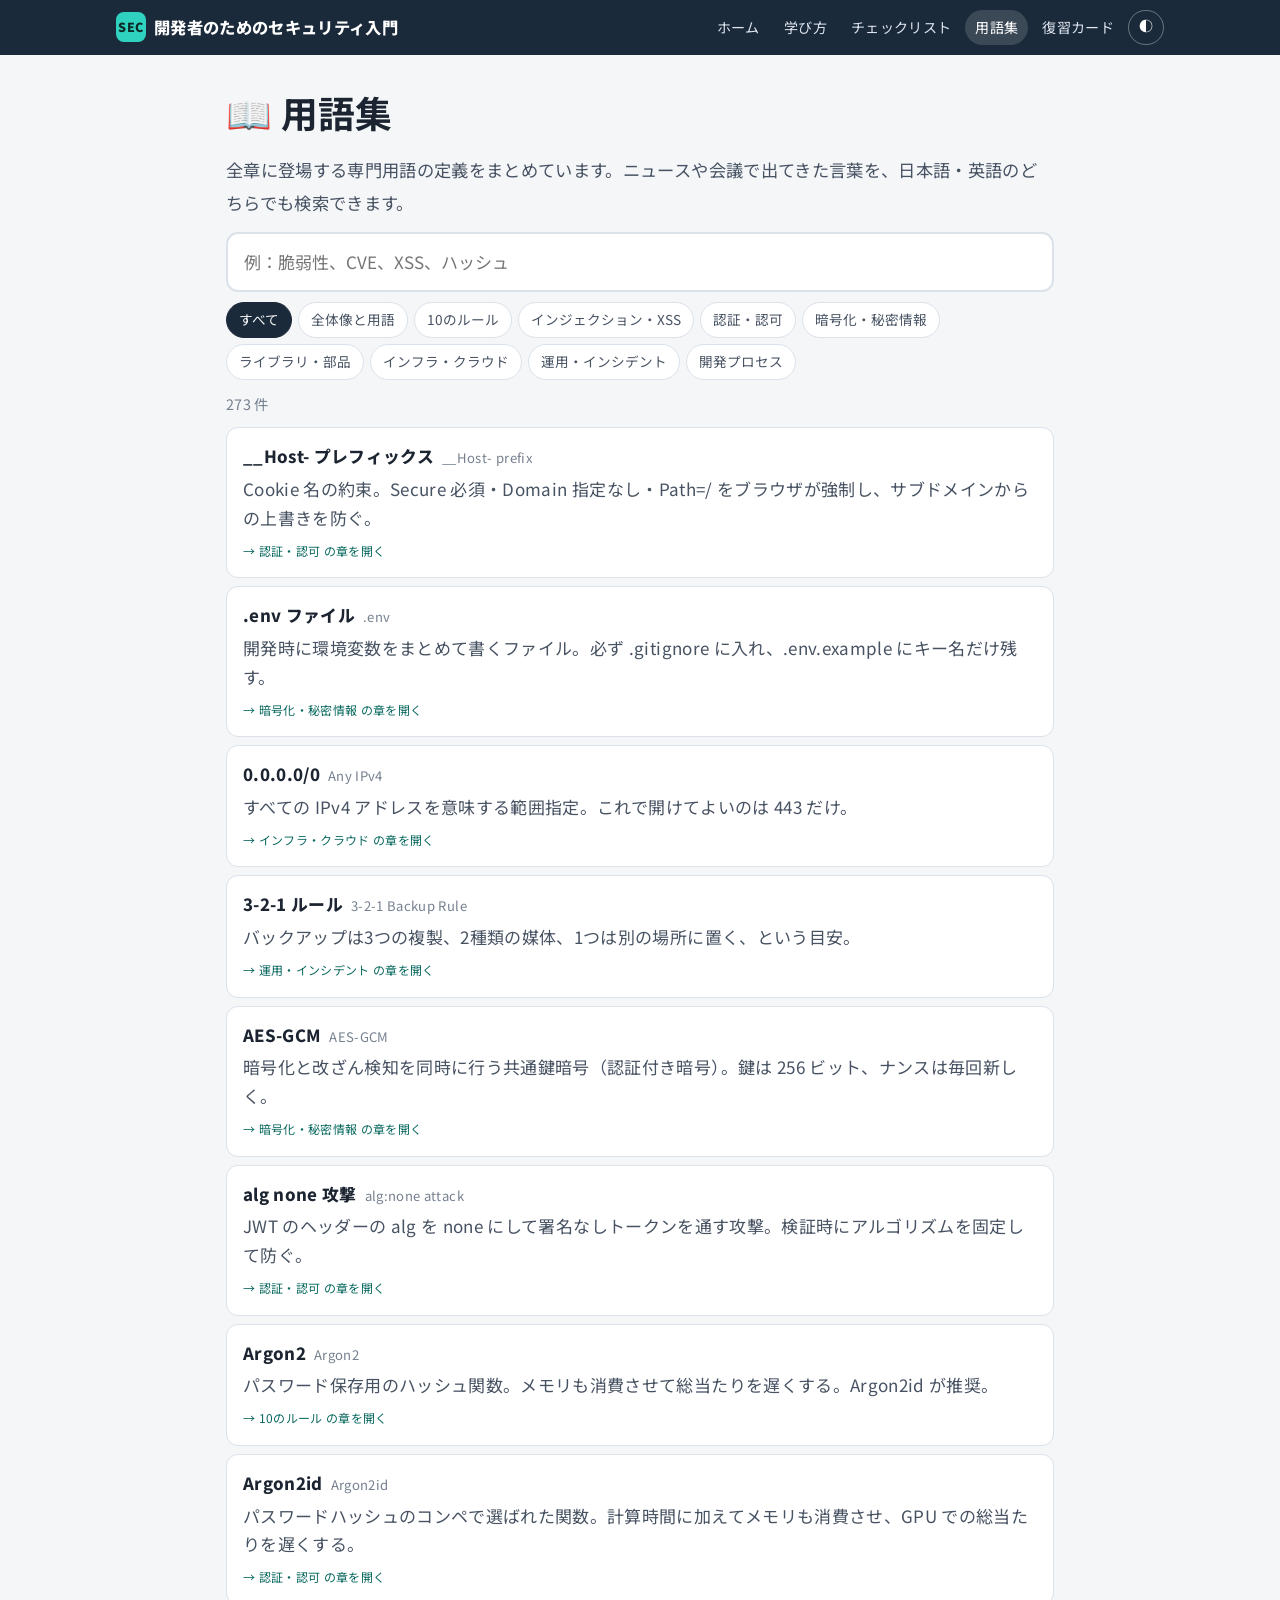
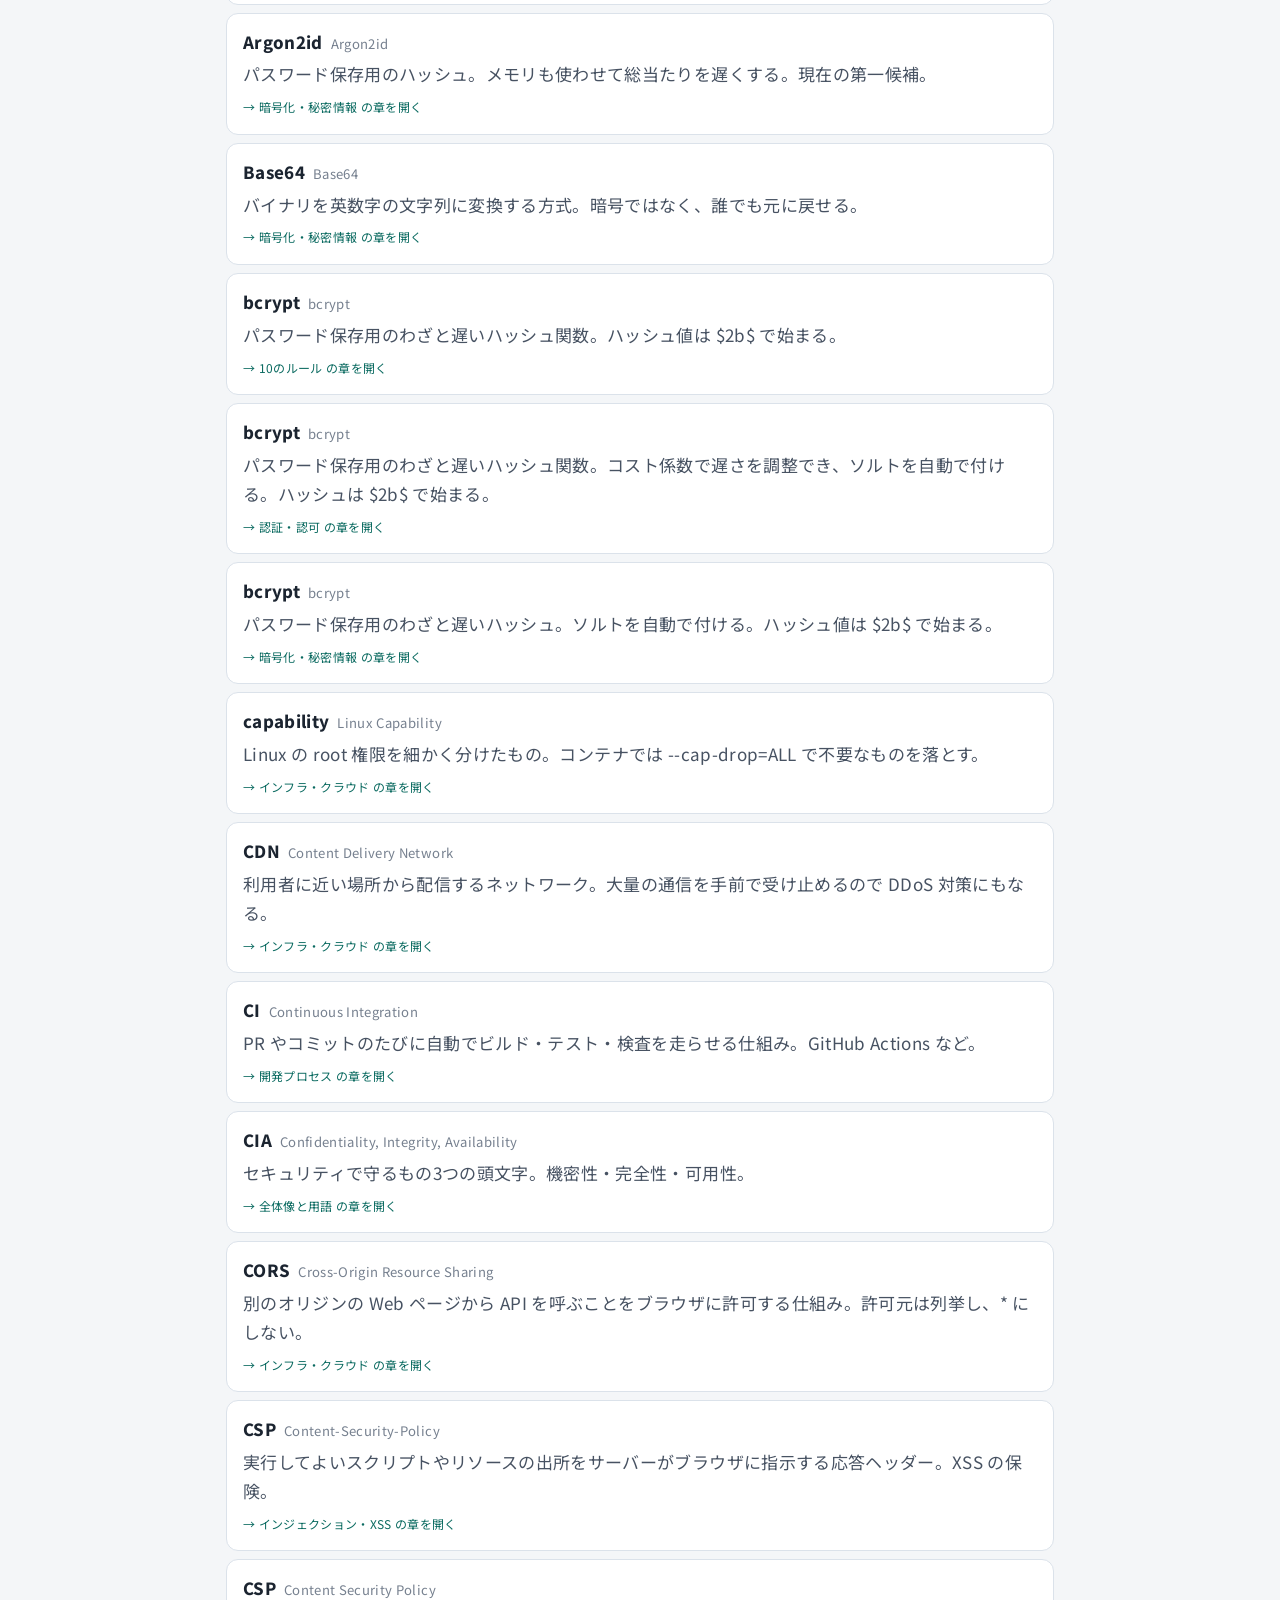
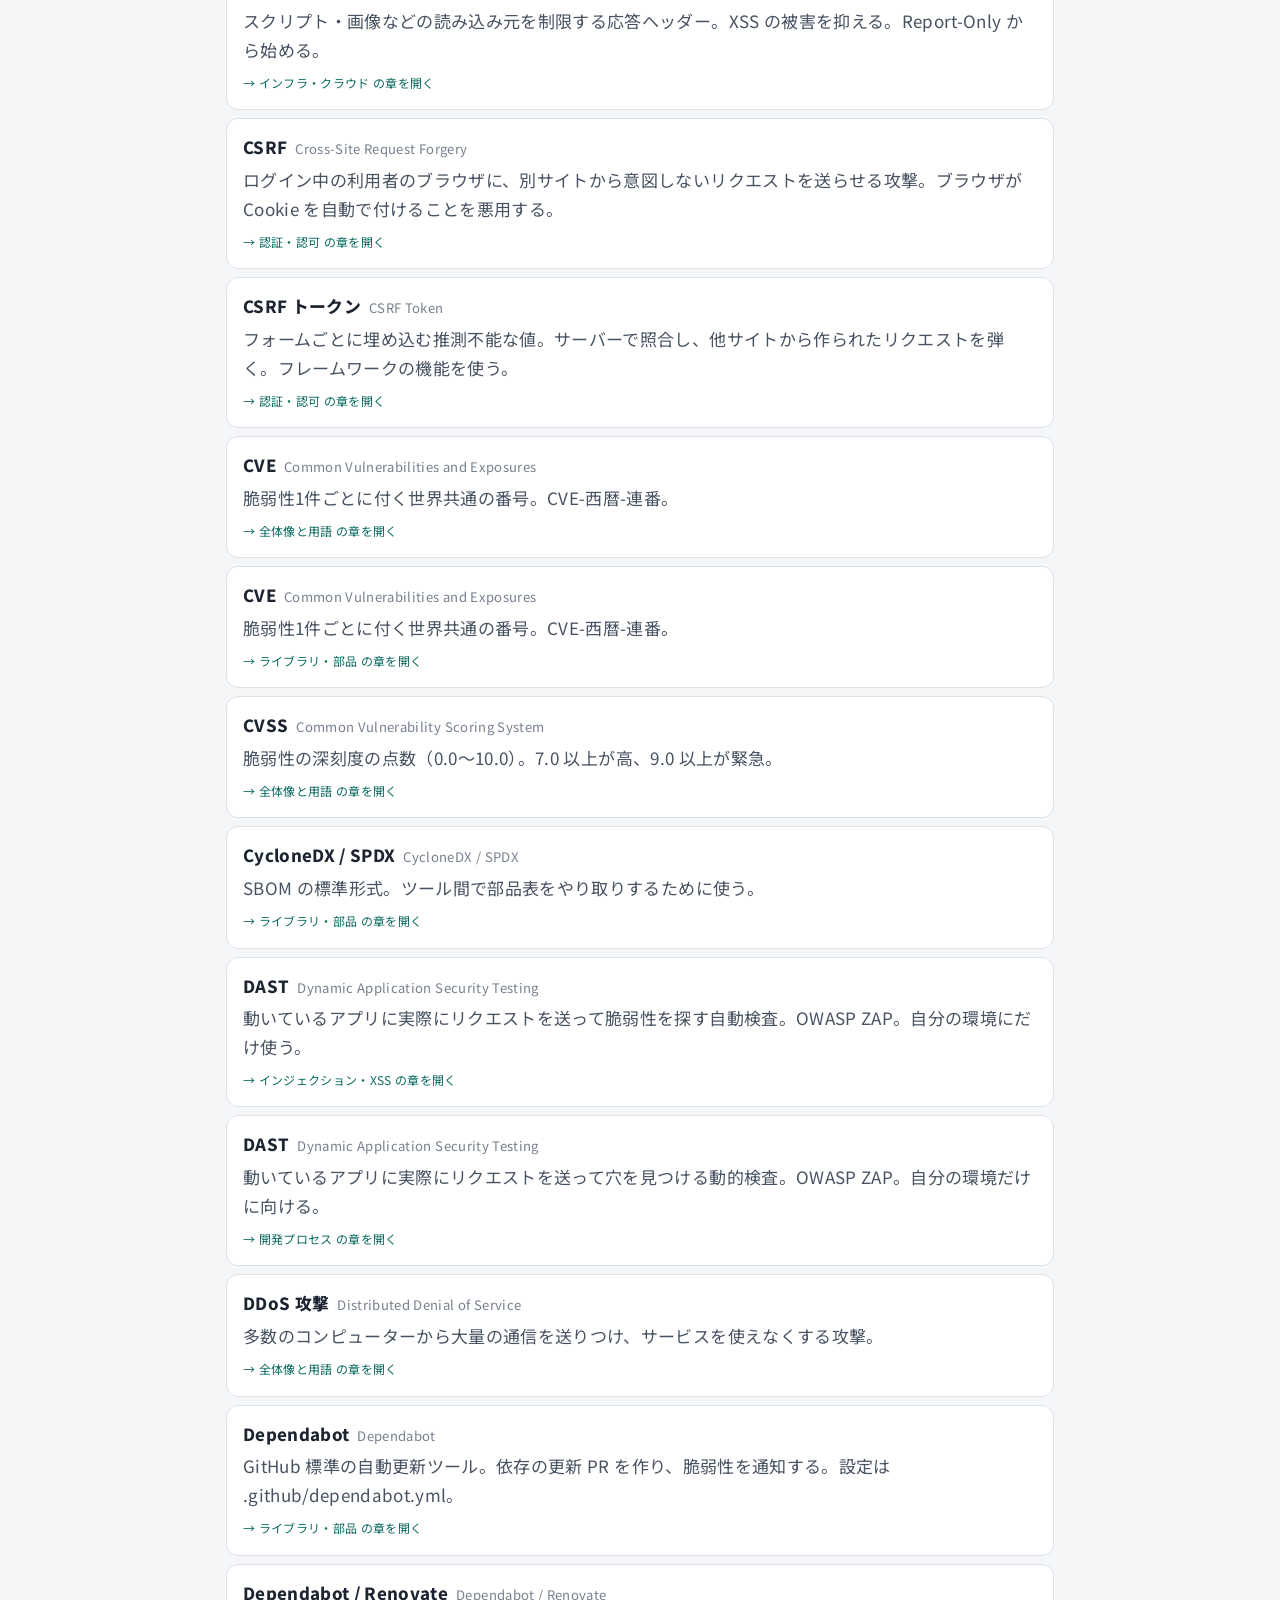
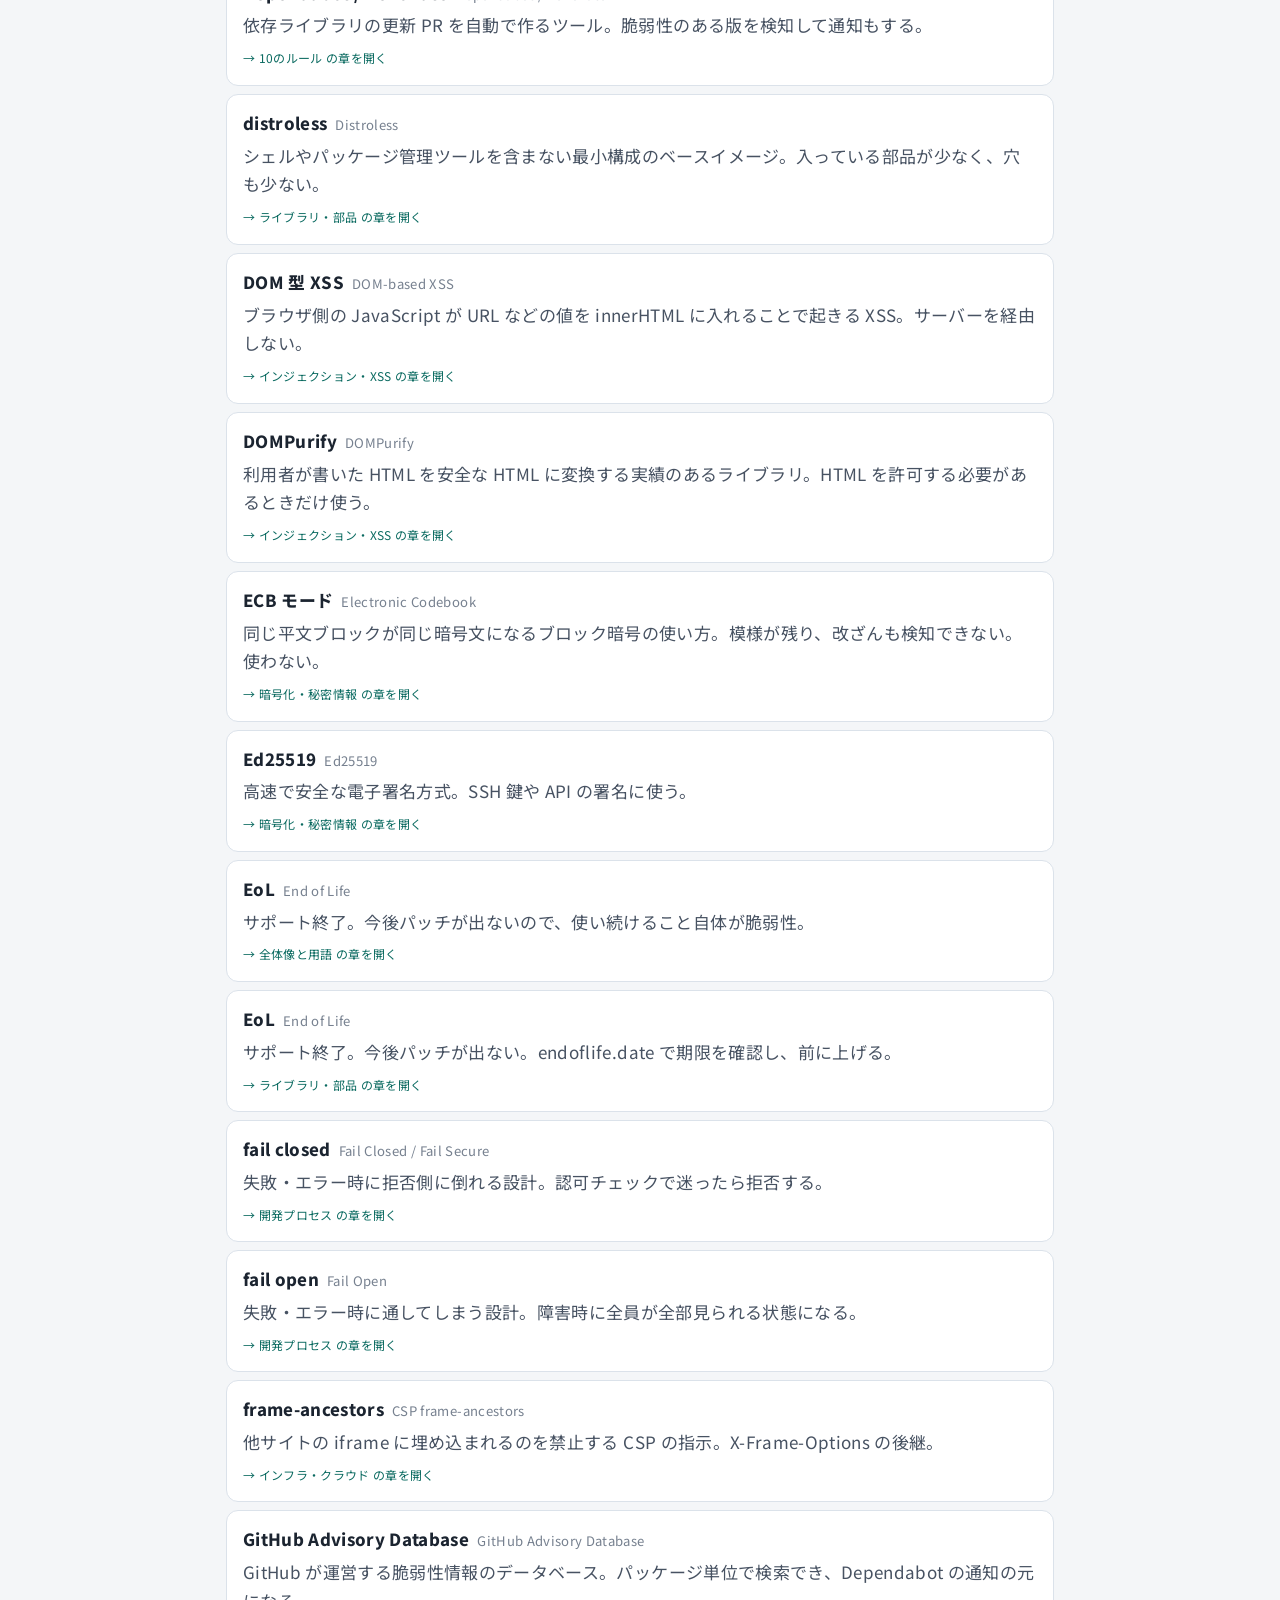
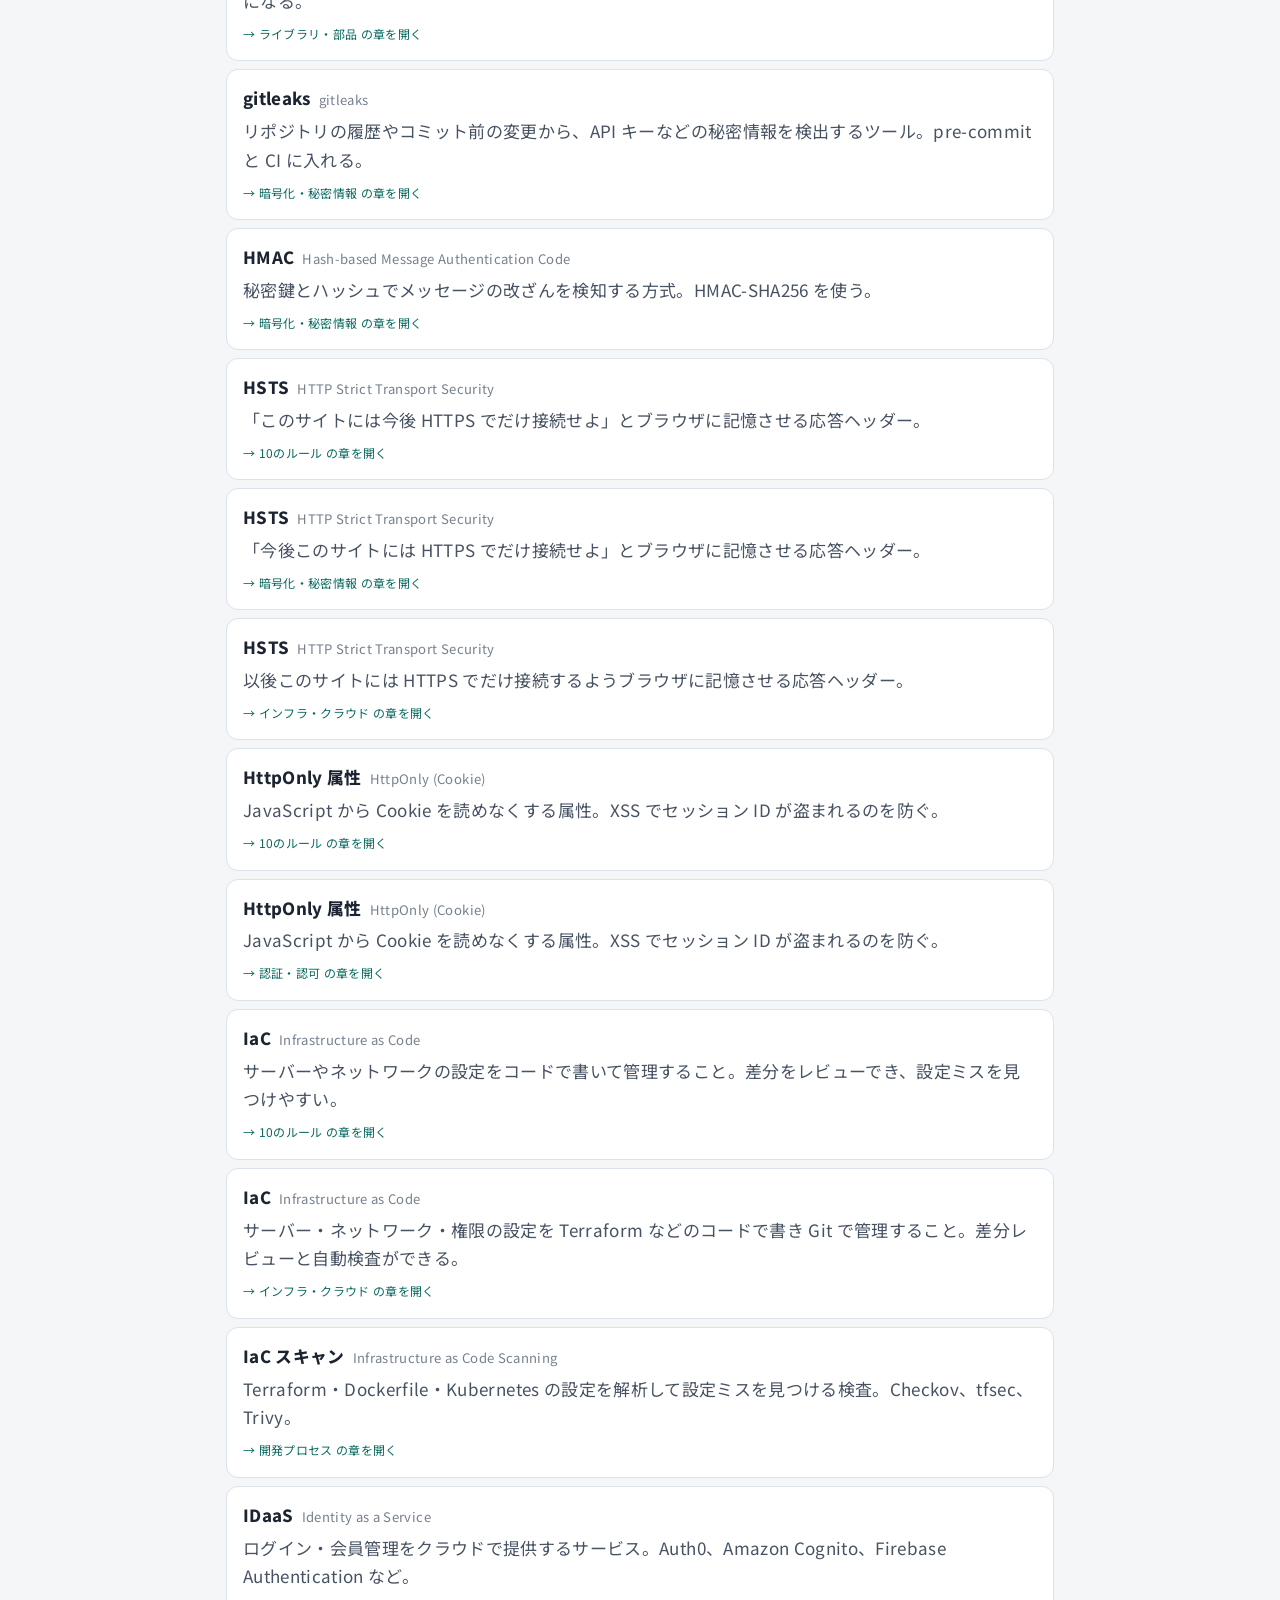
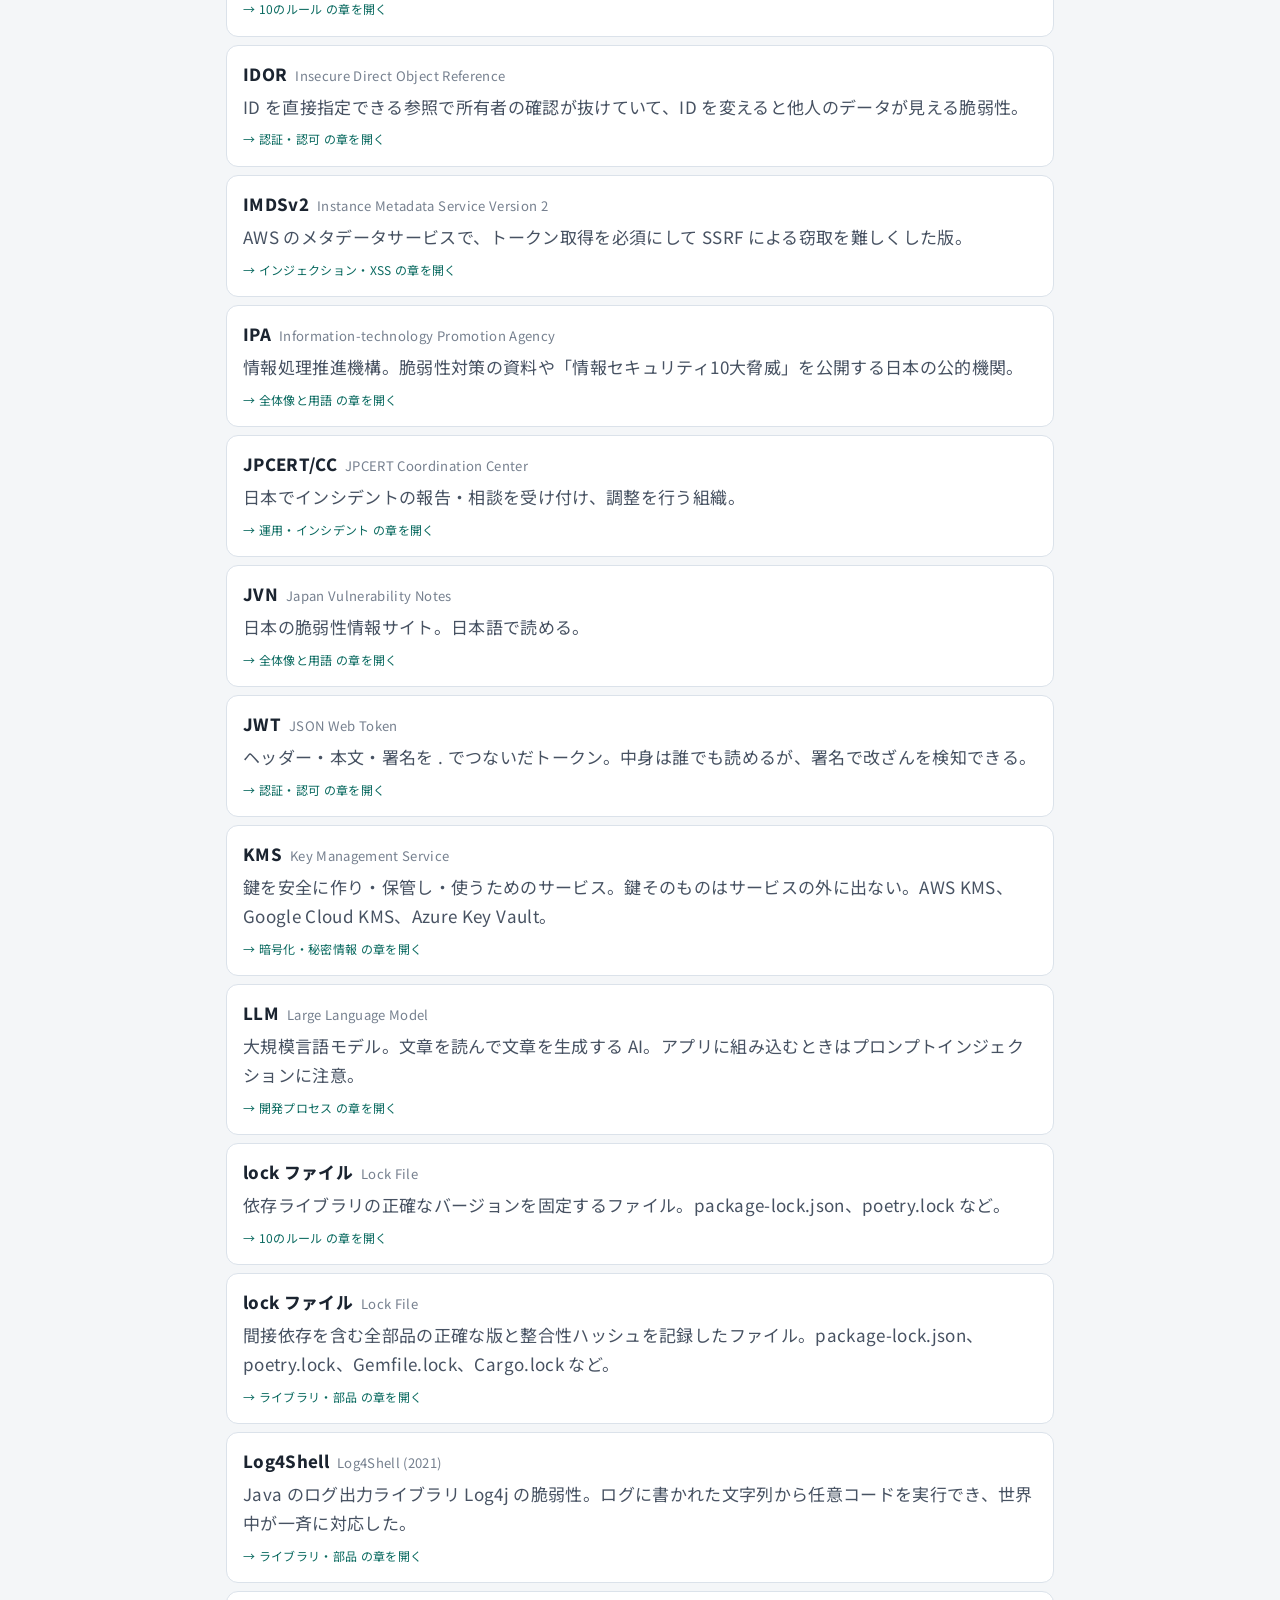
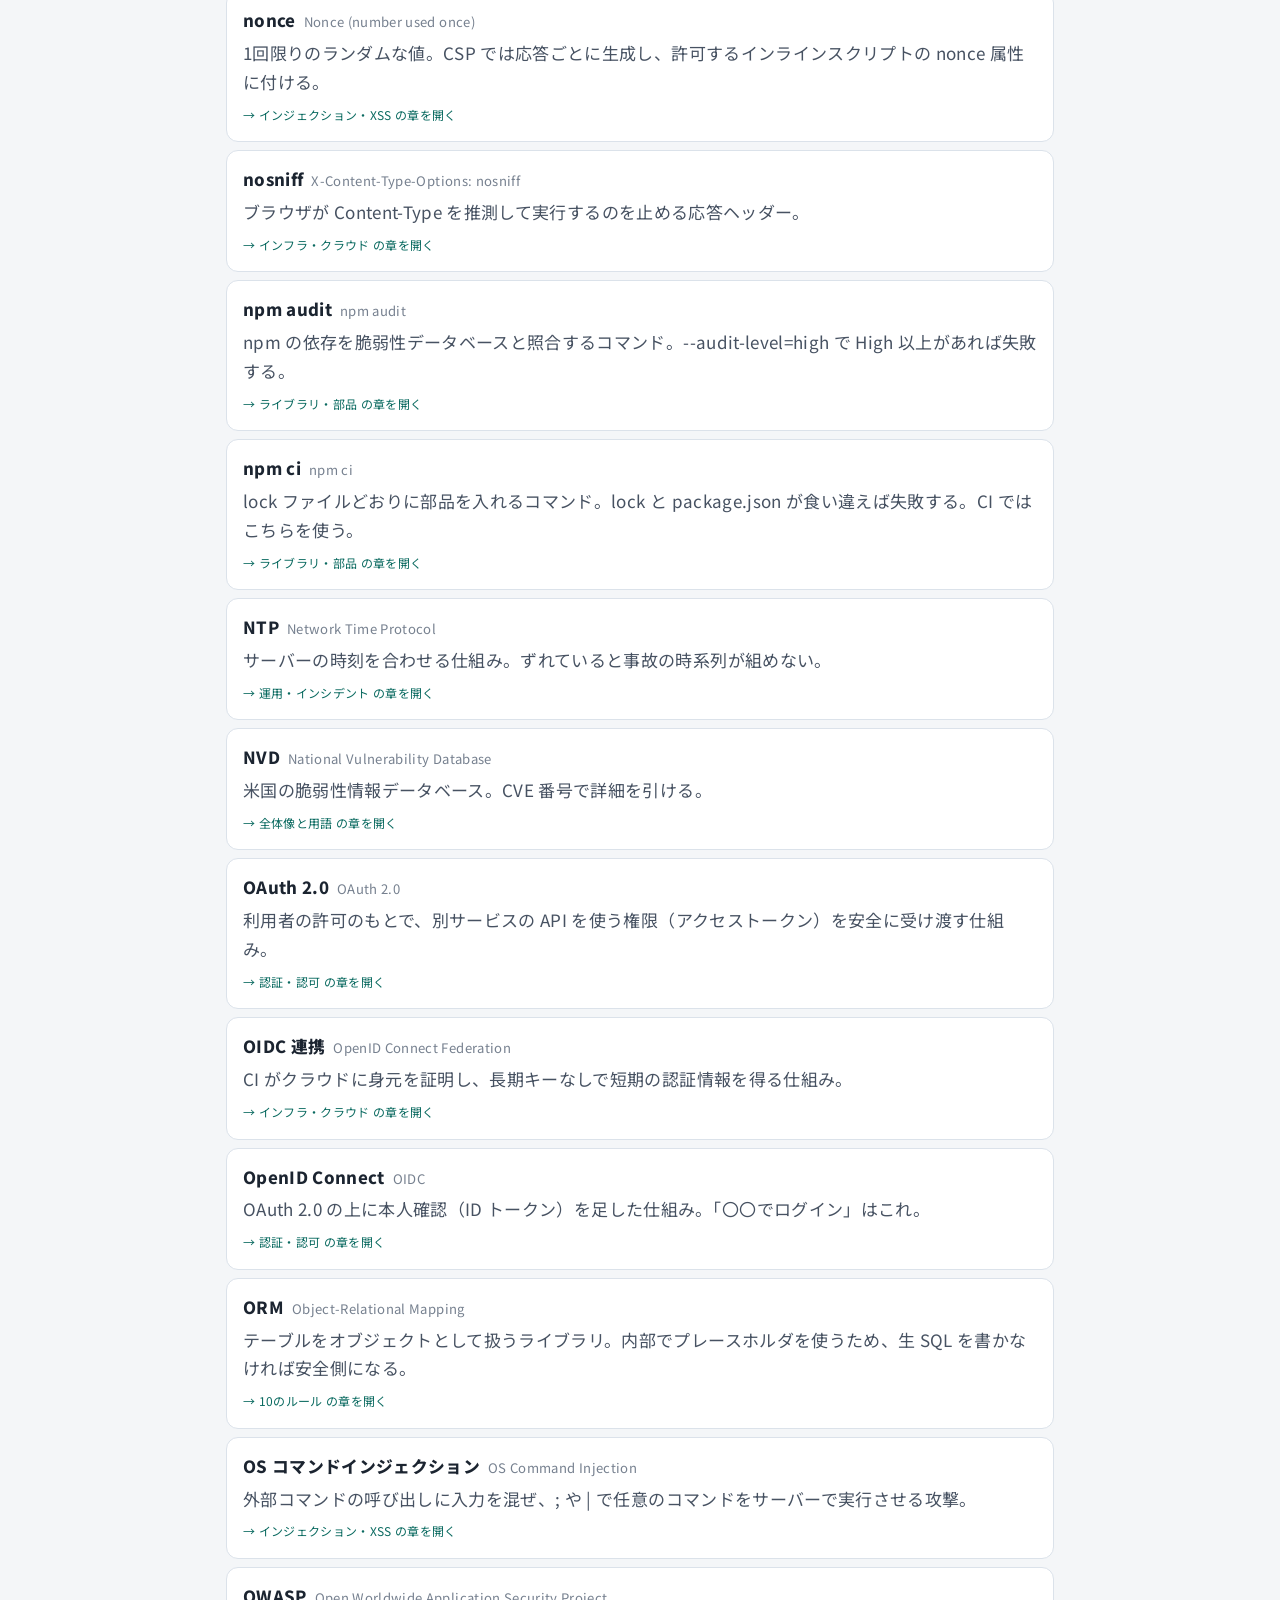
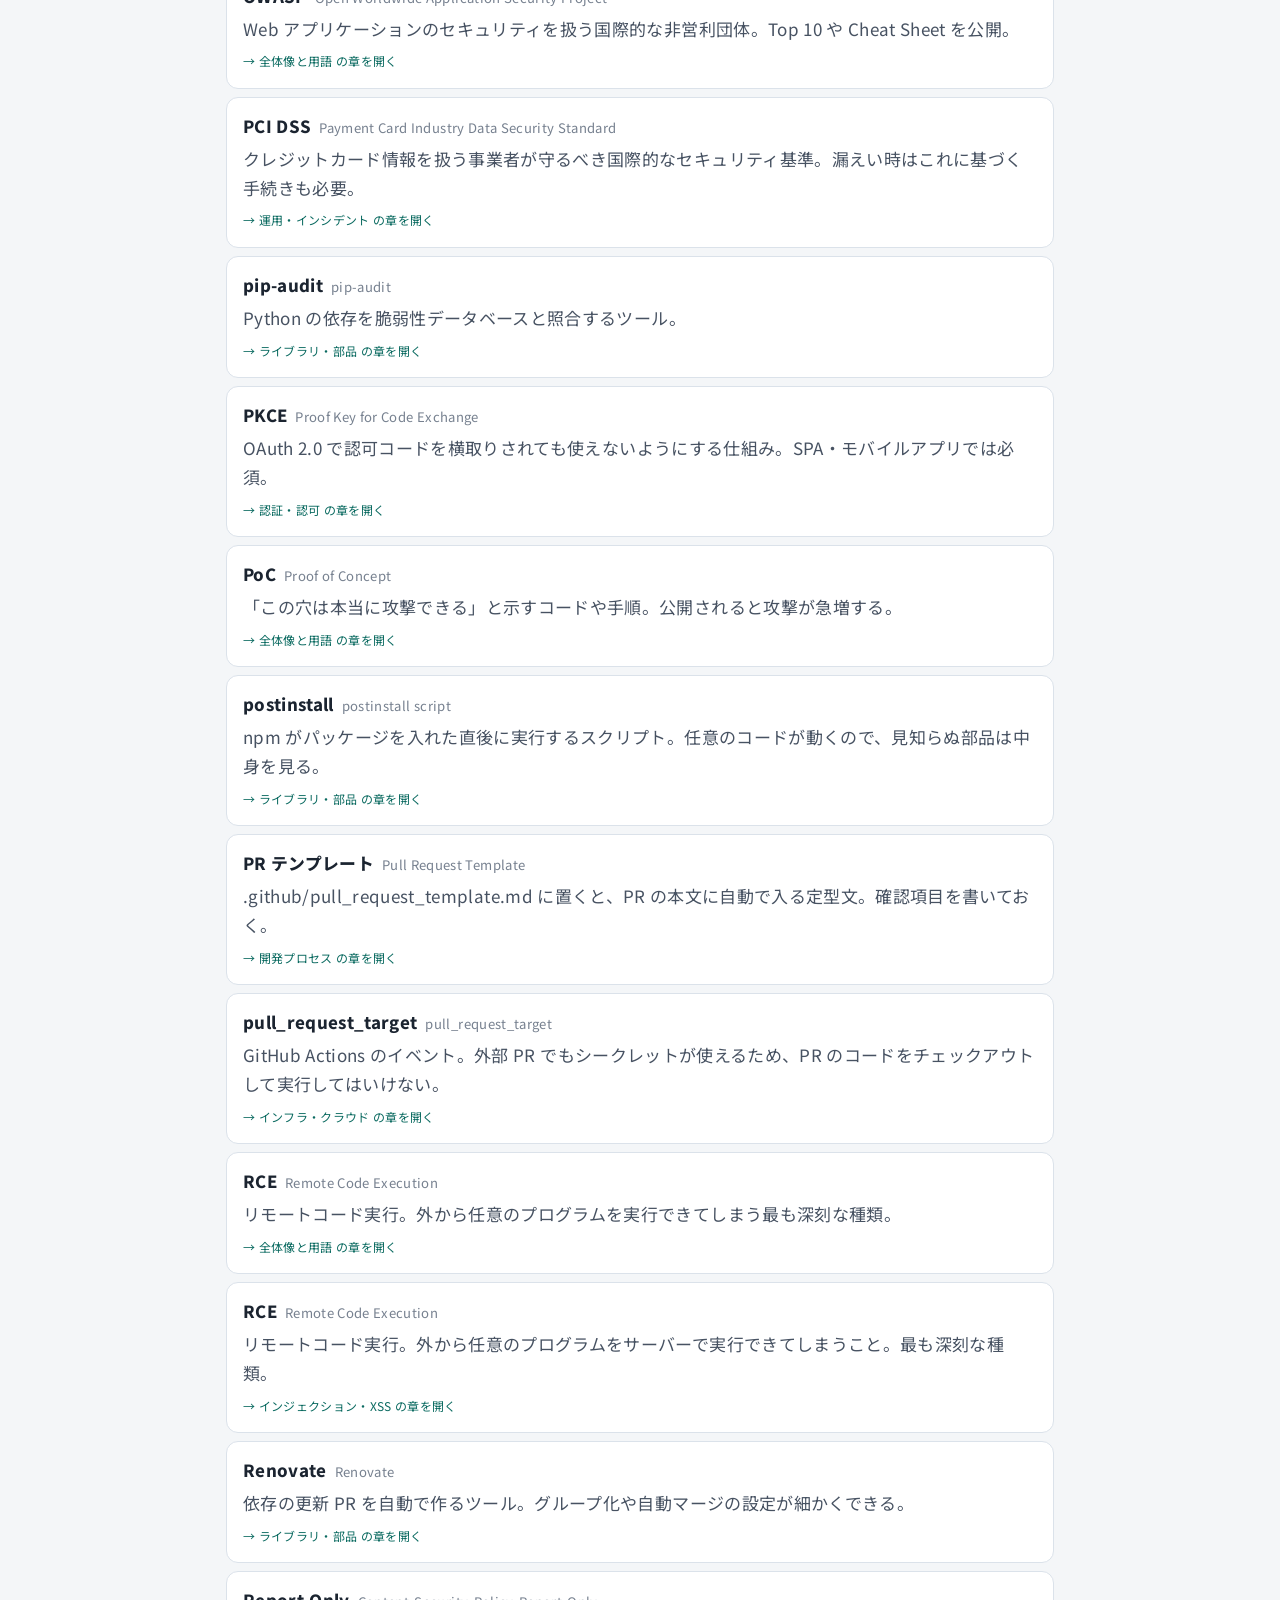
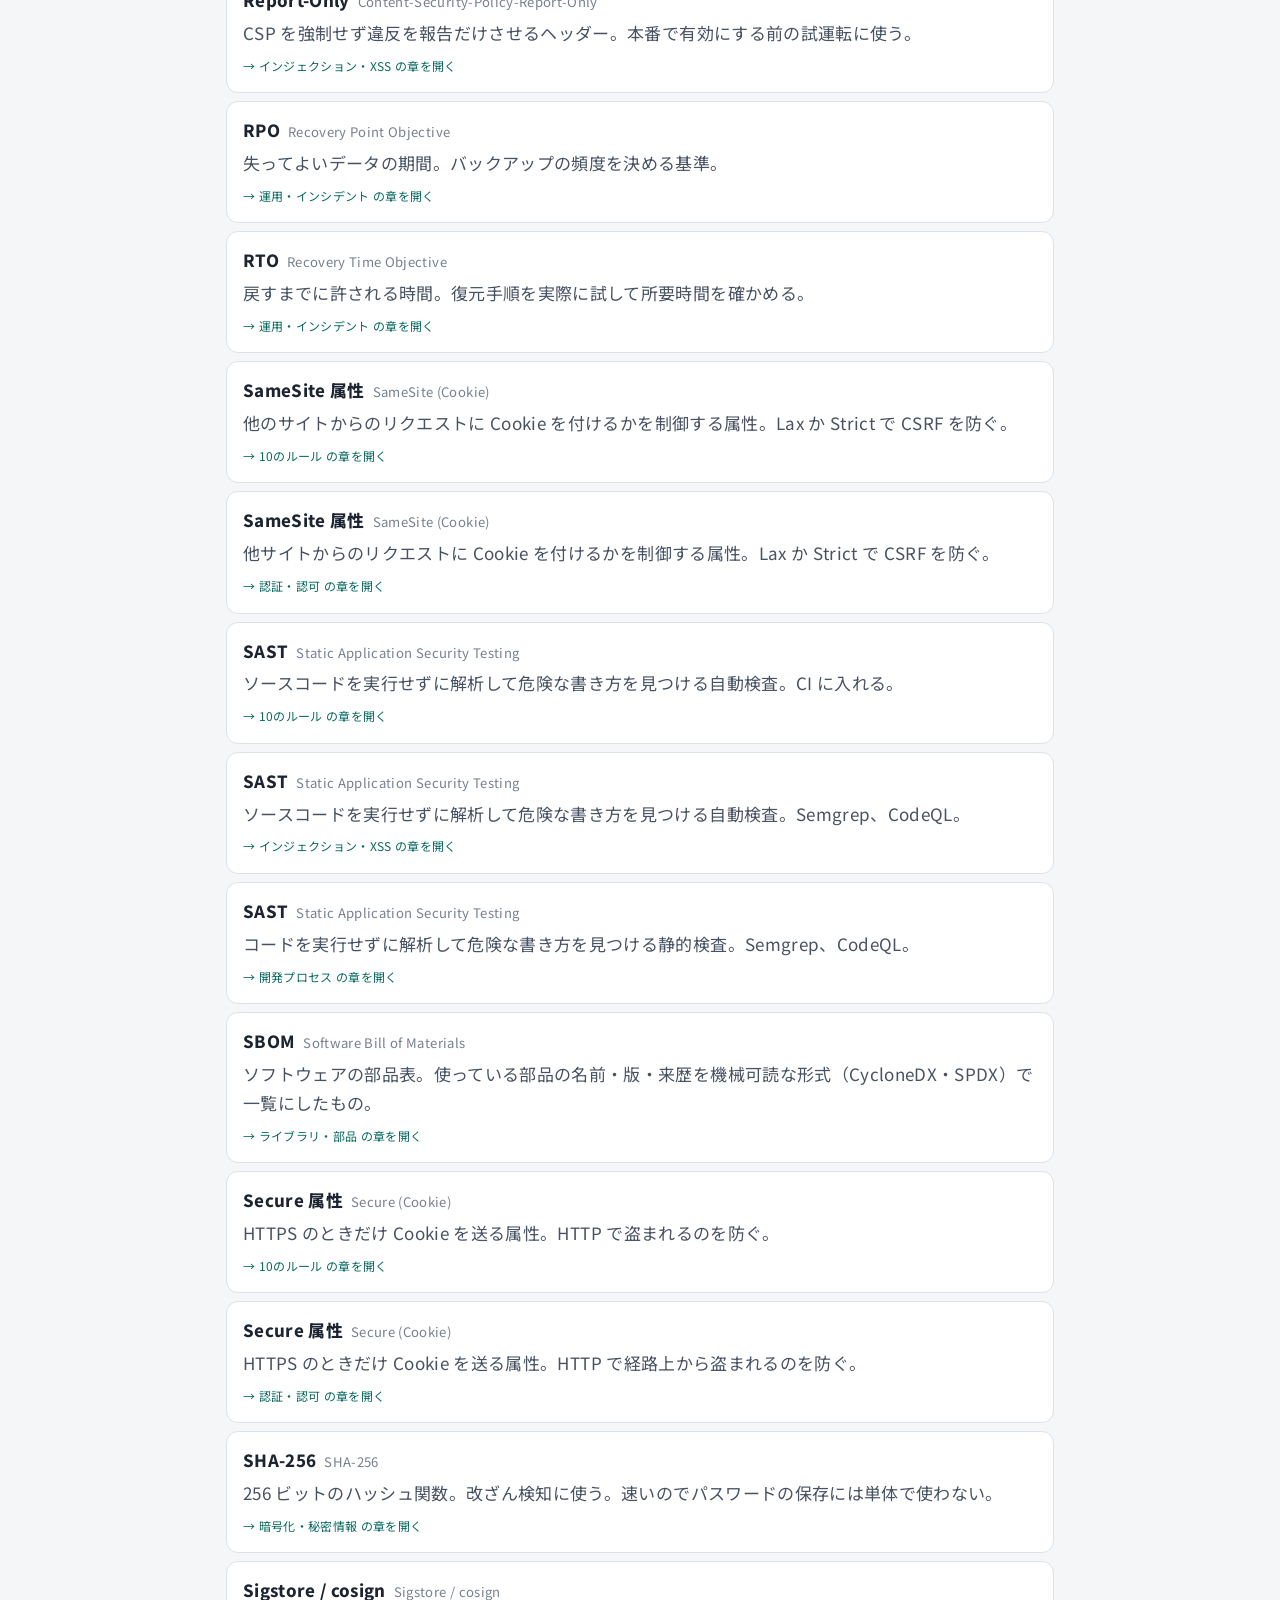
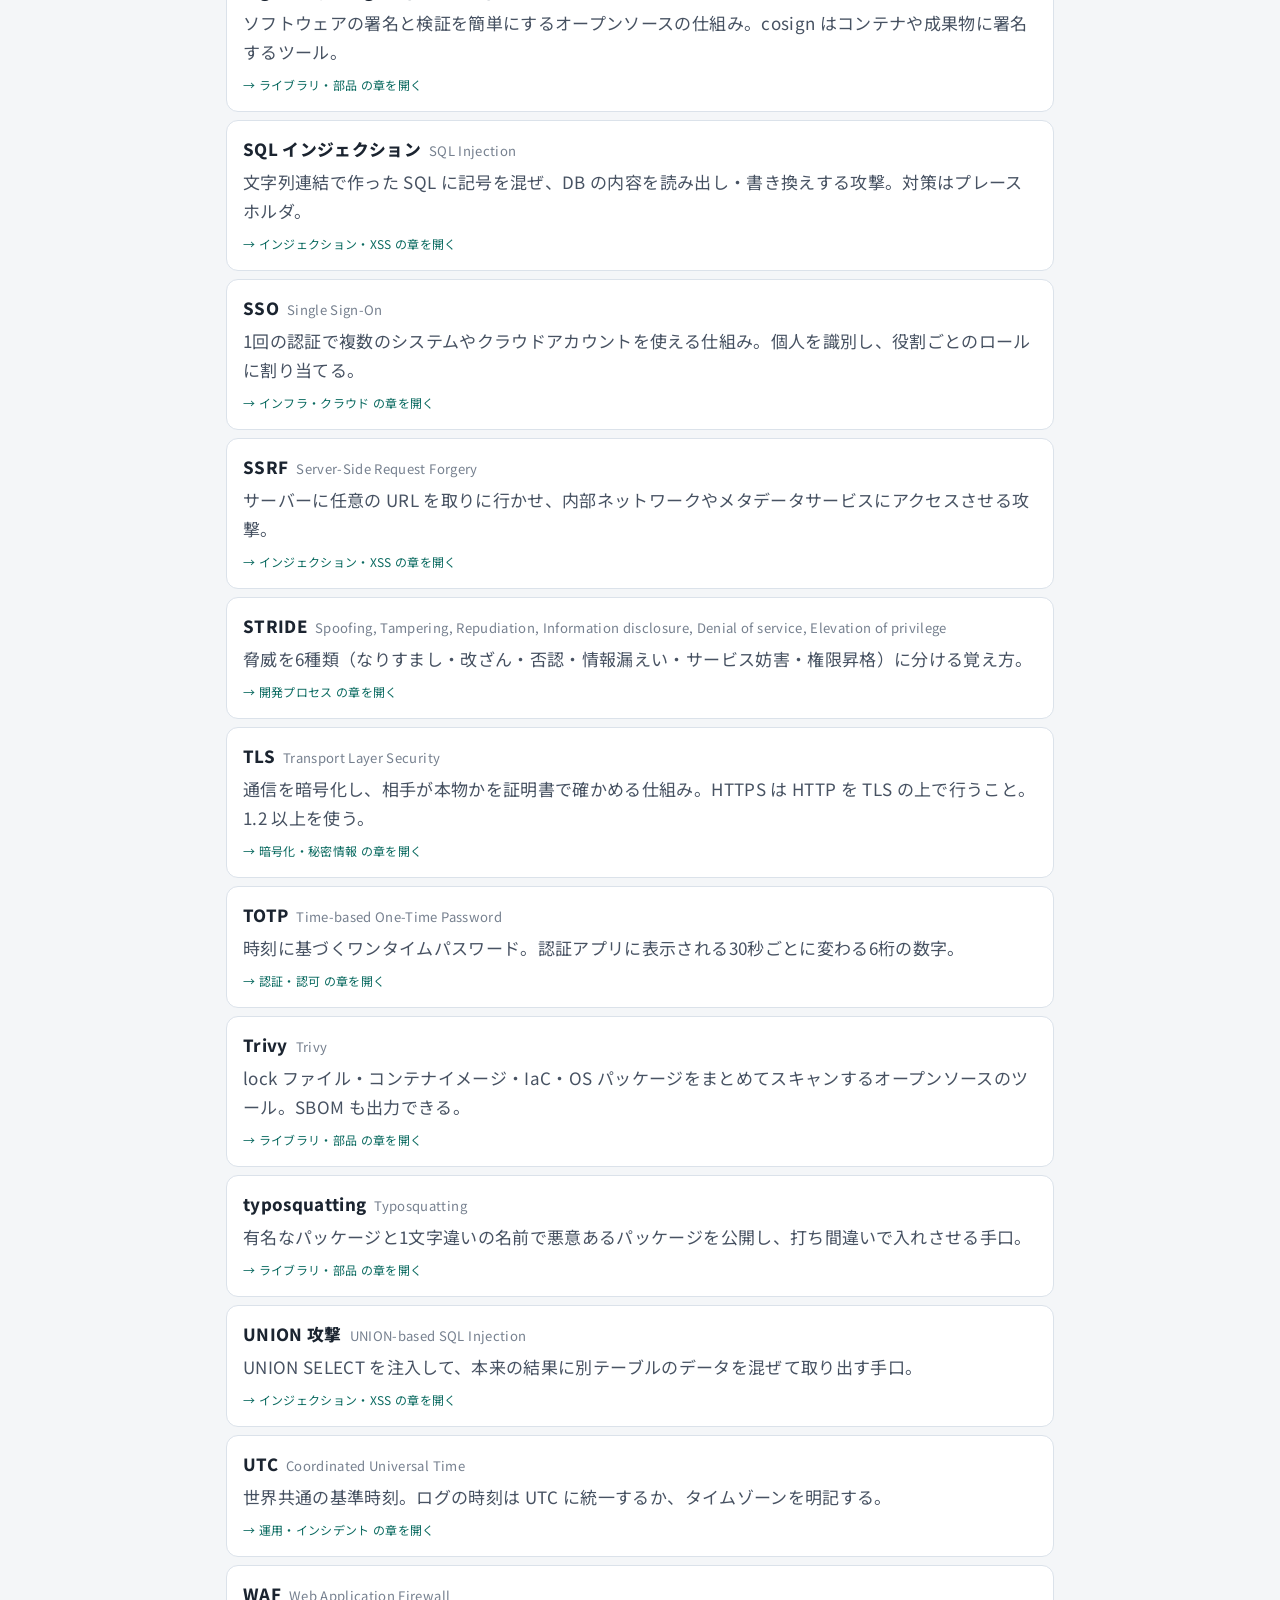
<file: docs/glossary.html>
<!doctype html>
<html lang="ja">
<head>
<meta charset="utf-8">
<meta name="viewport" content="width=device-width, initial-scale=1">
<title>用語集 | 開発者のためのセキュリティ入門</title>
<link rel="preconnect" href="https://fonts.googleapis.com">
<link href="https://fonts.googleapis.com/css2?family=Noto+Sans+JP:wght@400;700;800&display=swap" rel="stylesheet">
<link rel="stylesheet" href="assets/style.css">
<style>
  .search { width: 100%; font: inherit; padding: 12px 16px; border-radius: 12px; border: 2px solid var(--line); background: var(--surface); color: var(--ink); }
  .search:focus { outline: none; border-color: var(--accent); }
  .term-item { background: var(--surface); border: 1px solid var(--line); border-radius: 12px; padding: 12px 16px; margin: 8px 0; }
  .term-item .w { font-weight: 800; font-size: 1.05rem; }
  .term-item .r { color: var(--ink-3); font-size: .82rem; margin-left: 8px; }
  .term-item .m { color: var(--ink-2); margin-top: 2px; line-height: 1.7; }
  .term-item .c { font-size: .75rem; color: var(--accent-ink); text-decoration: none; }
</style>
</head>
<body data-root="./" data-page="glossary">
<main class="wrap">
<h1>📖 用語集</h1>
<p class="lead">全章に登場する専門用語の定義をまとめています。ニュースや会議で出てきた言葉を、日本語・英語のどちらでも検索できます。</p>
<input class="search" id="q" type="search" placeholder="例：脆弱性、CVE、XSS、ハッシュ" aria-label="用語を検索">
<div class="filters" id="filters"></div>
<p class="muted" id="count"></p>
<div id="list"></div>
</main>
<script src="assets/data/ch01.js"></script>
<script src="assets/data/ch02.js"></script>
<script src="assets/data/ch03.js"></script>
<script src="assets/data/ch04.js"></script>
<script src="assets/data/ch05.js"></script>
<script src="assets/data/ch06.js"></script>
<script src="assets/data/ch07.js"></script>
<script src="assets/data/ch08.js"></script>
<script src="assets/data/ch09.js"></script>
<script src="assets/site.js"></script>
<script>
(function () {
  var data = (window.SECNOTE && SECNOTE.terms) || [];
  var chapters = (window.SECNOTE_CHAPTERS || []).filter(function (c) { return c.id !== "method"; });
  var chTitle = {}; var chFile = {};
  chapters.forEach(function (c) { chTitle[c.id] = c.short; chFile[c.id] = c.file; });
  var current = "all";
  var filters = document.getElementById("filters");
  filters.innerHTML = '<button class="chip" data-ch="all" aria-pressed="true">すべて</button>' +
    chapters.map(function (c) { return '<button class="chip" data-ch="' + c.id + '" aria-pressed="false">' + c.short + "</button>"; }).join("");
  filters.addEventListener("click", function (e) {
    var b = e.target.closest(".chip"); if (!b) return;
    current = b.getAttribute("data-ch");
    filters.querySelectorAll(".chip").forEach(function (x) { x.setAttribute("aria-pressed", x === b ? "true" : "false"); });
    render();
  });
  function esc(s) { return String(s || "").replace(/[&<>"]/g, function (c) { return { "&": "&amp;", "<": "&lt;", ">": "&gt;", '"': "&quot;" }[c]; }); }
  var sorted = data.slice().sort(function (a, b) { return a.w.localeCompare(b.w, "ja"); });
  var input = document.getElementById("q");
  function render() {
    var q = input.value.trim().toLowerCase();
    var hits = sorted.filter(function (t) {
      if (current !== "all" && t.ch !== current) return false;
      if (!q) return true;
      return (t.w + " " + (t.r || "") + " " + t.m).toLowerCase().indexOf(q) >= 0;
    });
    document.getElementById("count").textContent = hits.length + " 件";
    document.getElementById("list").innerHTML = hits.map(function (t) {
      return '<div class="term-item"><span class="w">' + esc(t.w) + '</span><span class="r">' + esc(t.r) + "</span>" +
        '<div class="m">' + esc(t.m) + "</div>" +
        (chFile[t.ch] ? '<a class="c" href="chapters/' + chFile[t.ch] + '">→ ' + esc(chTitle[t.ch]) + " の章を開く</a>" : "") + "</div>";
    }).join("") || '<p class="muted">該当する用語はありません。</p>';
  }
  input.addEventListener("input", render);
  render();
})();
</script>
</body>
</html>
</file>
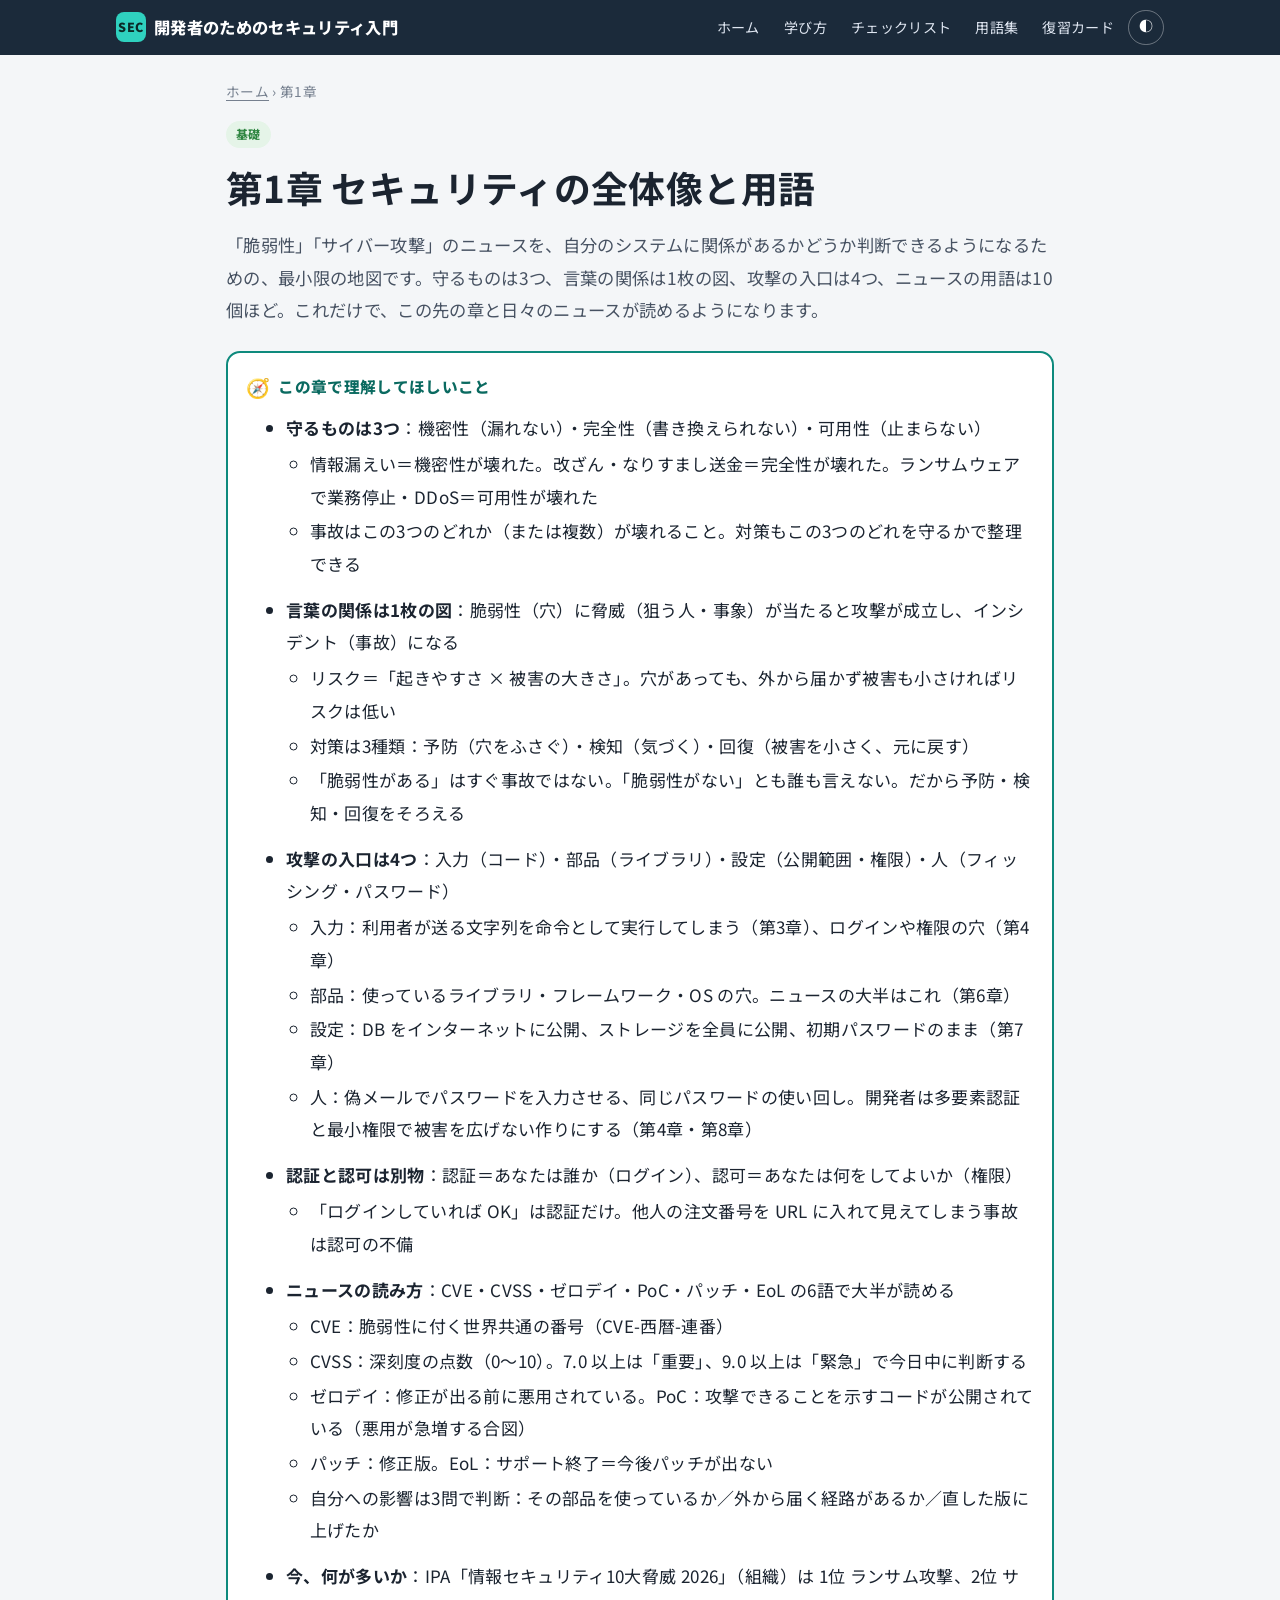
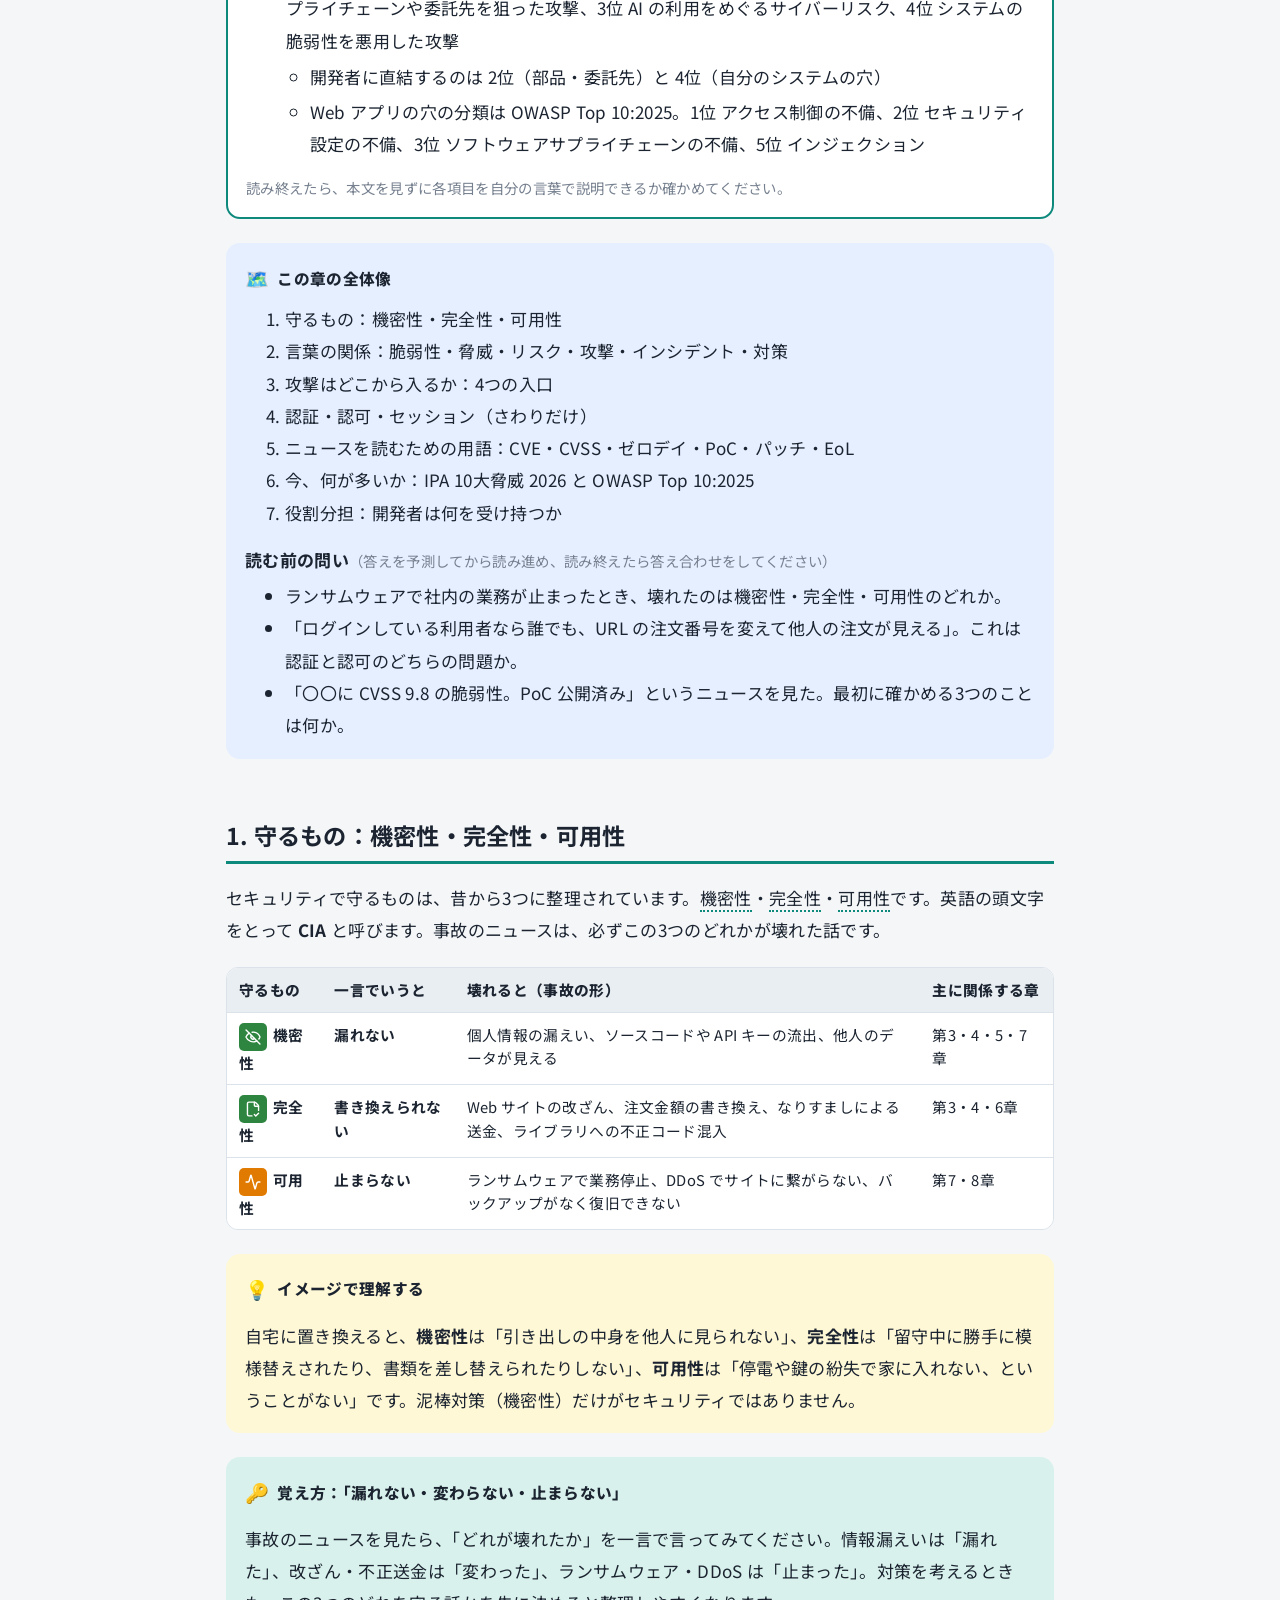
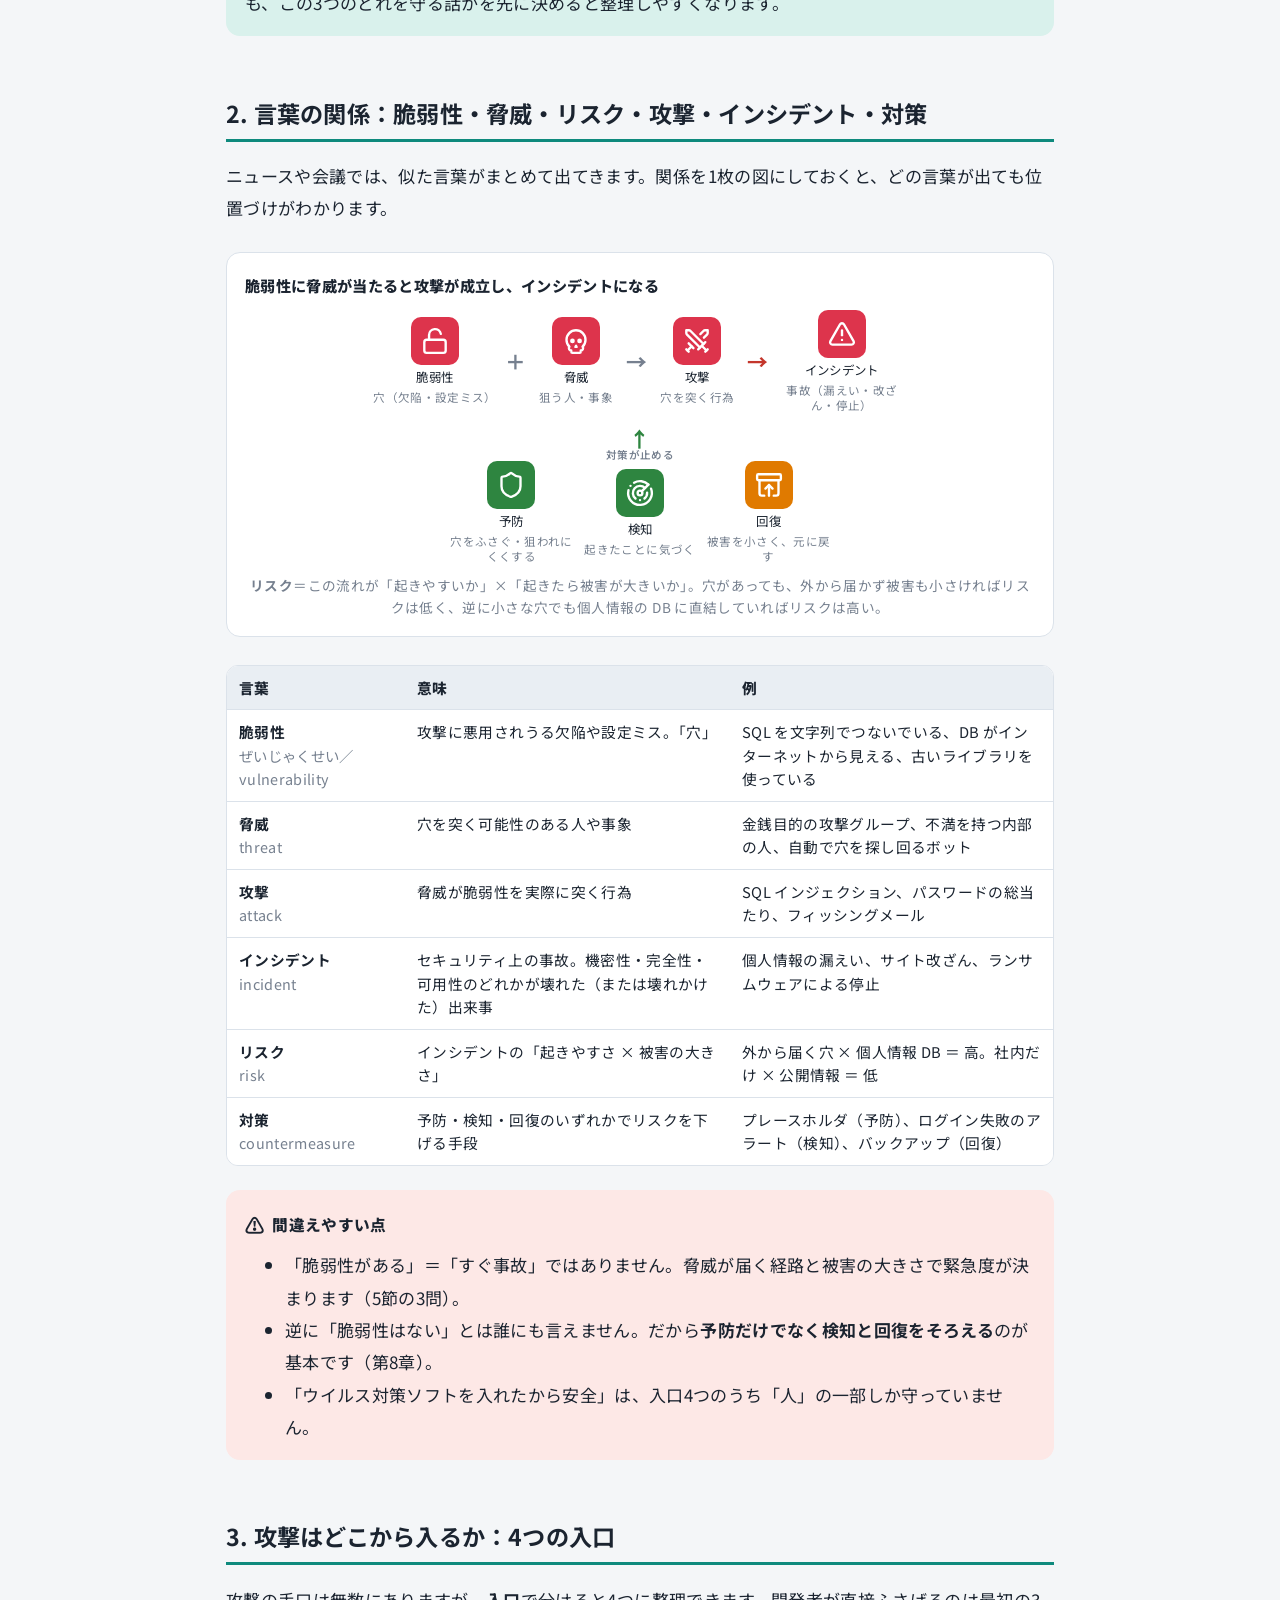
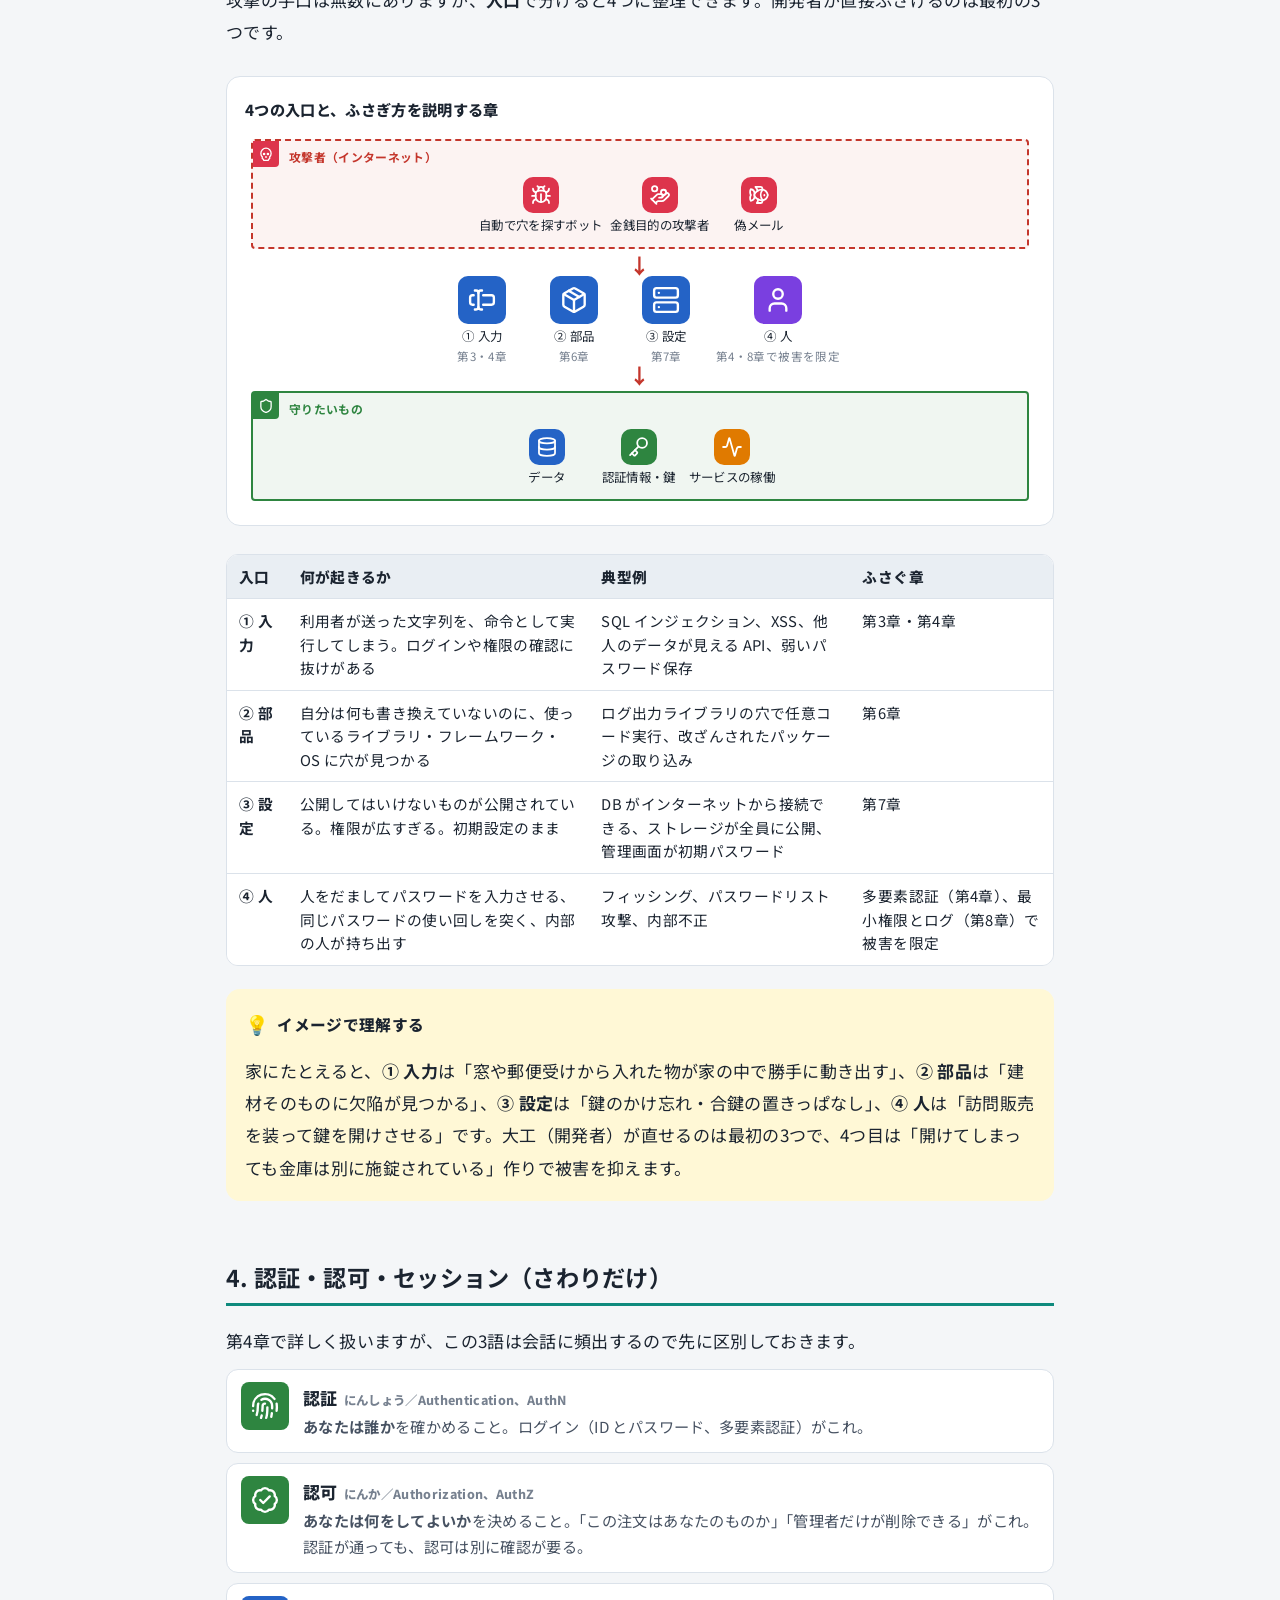
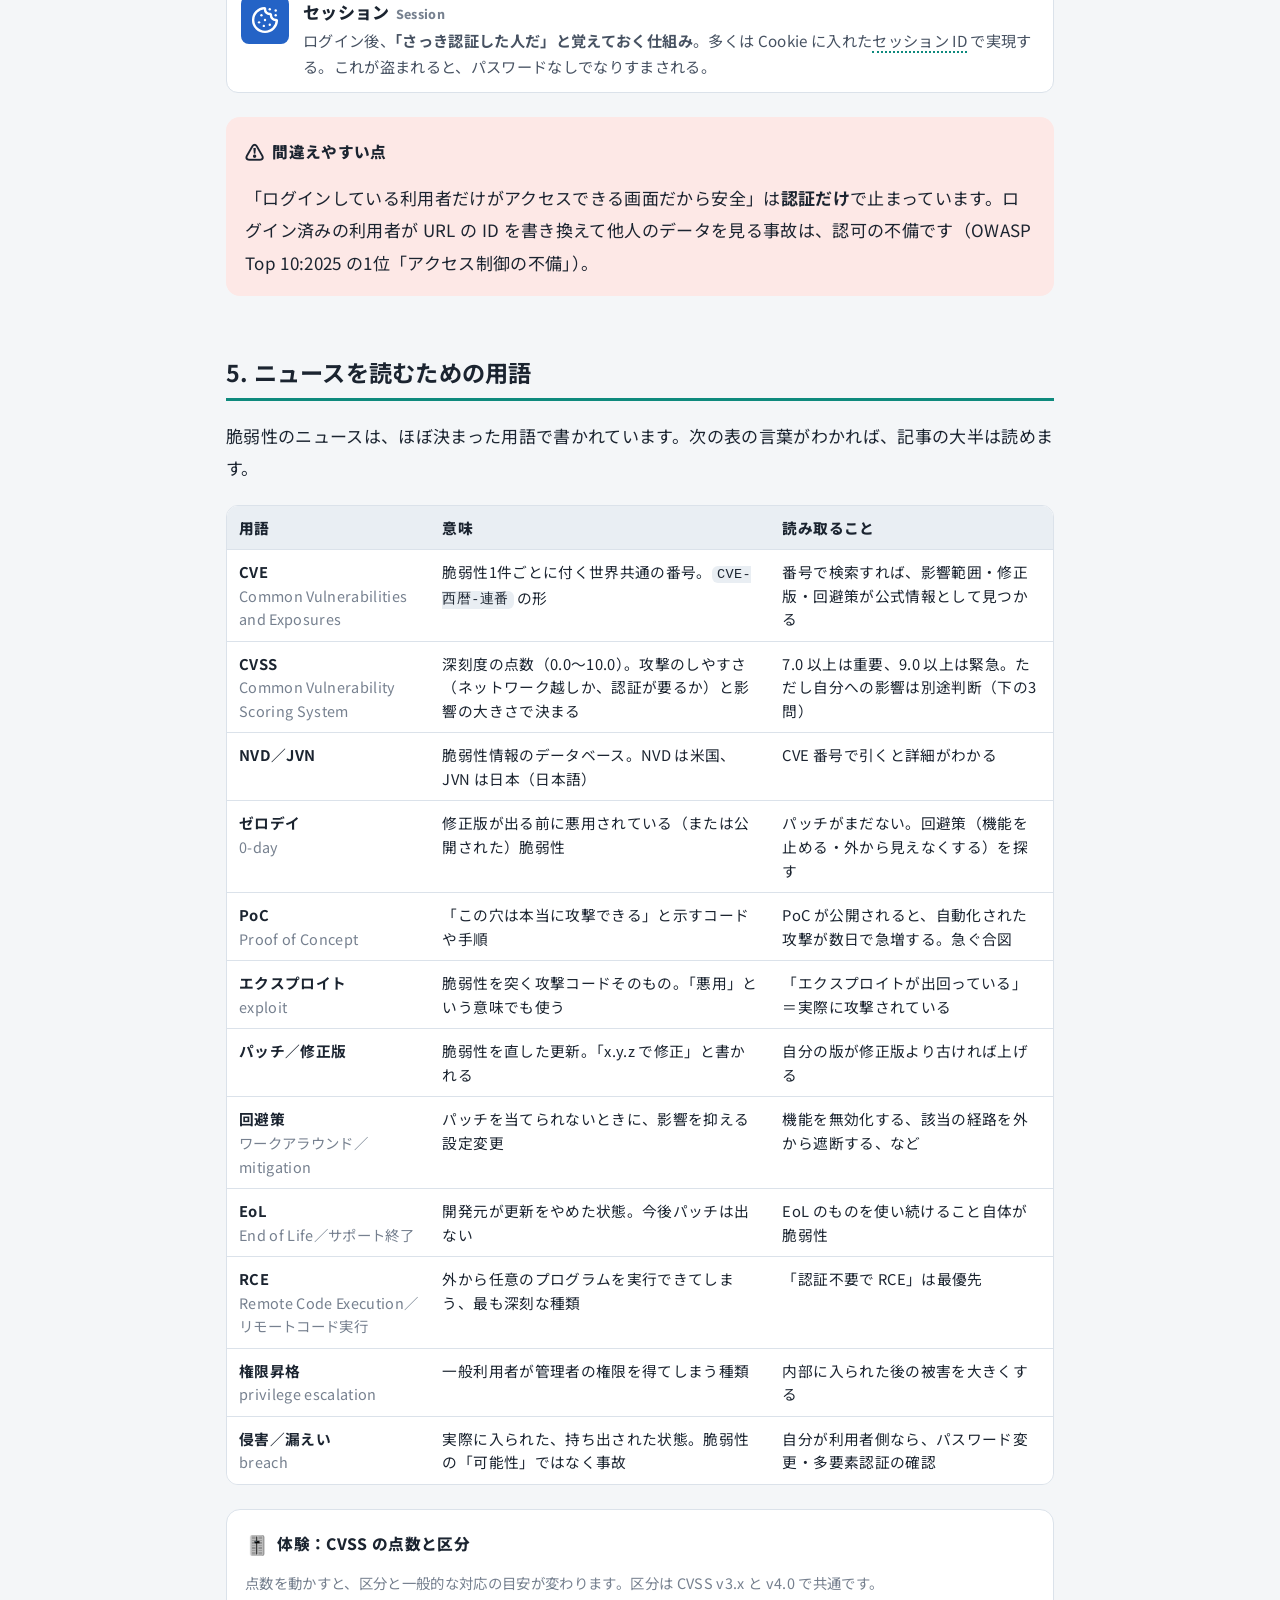
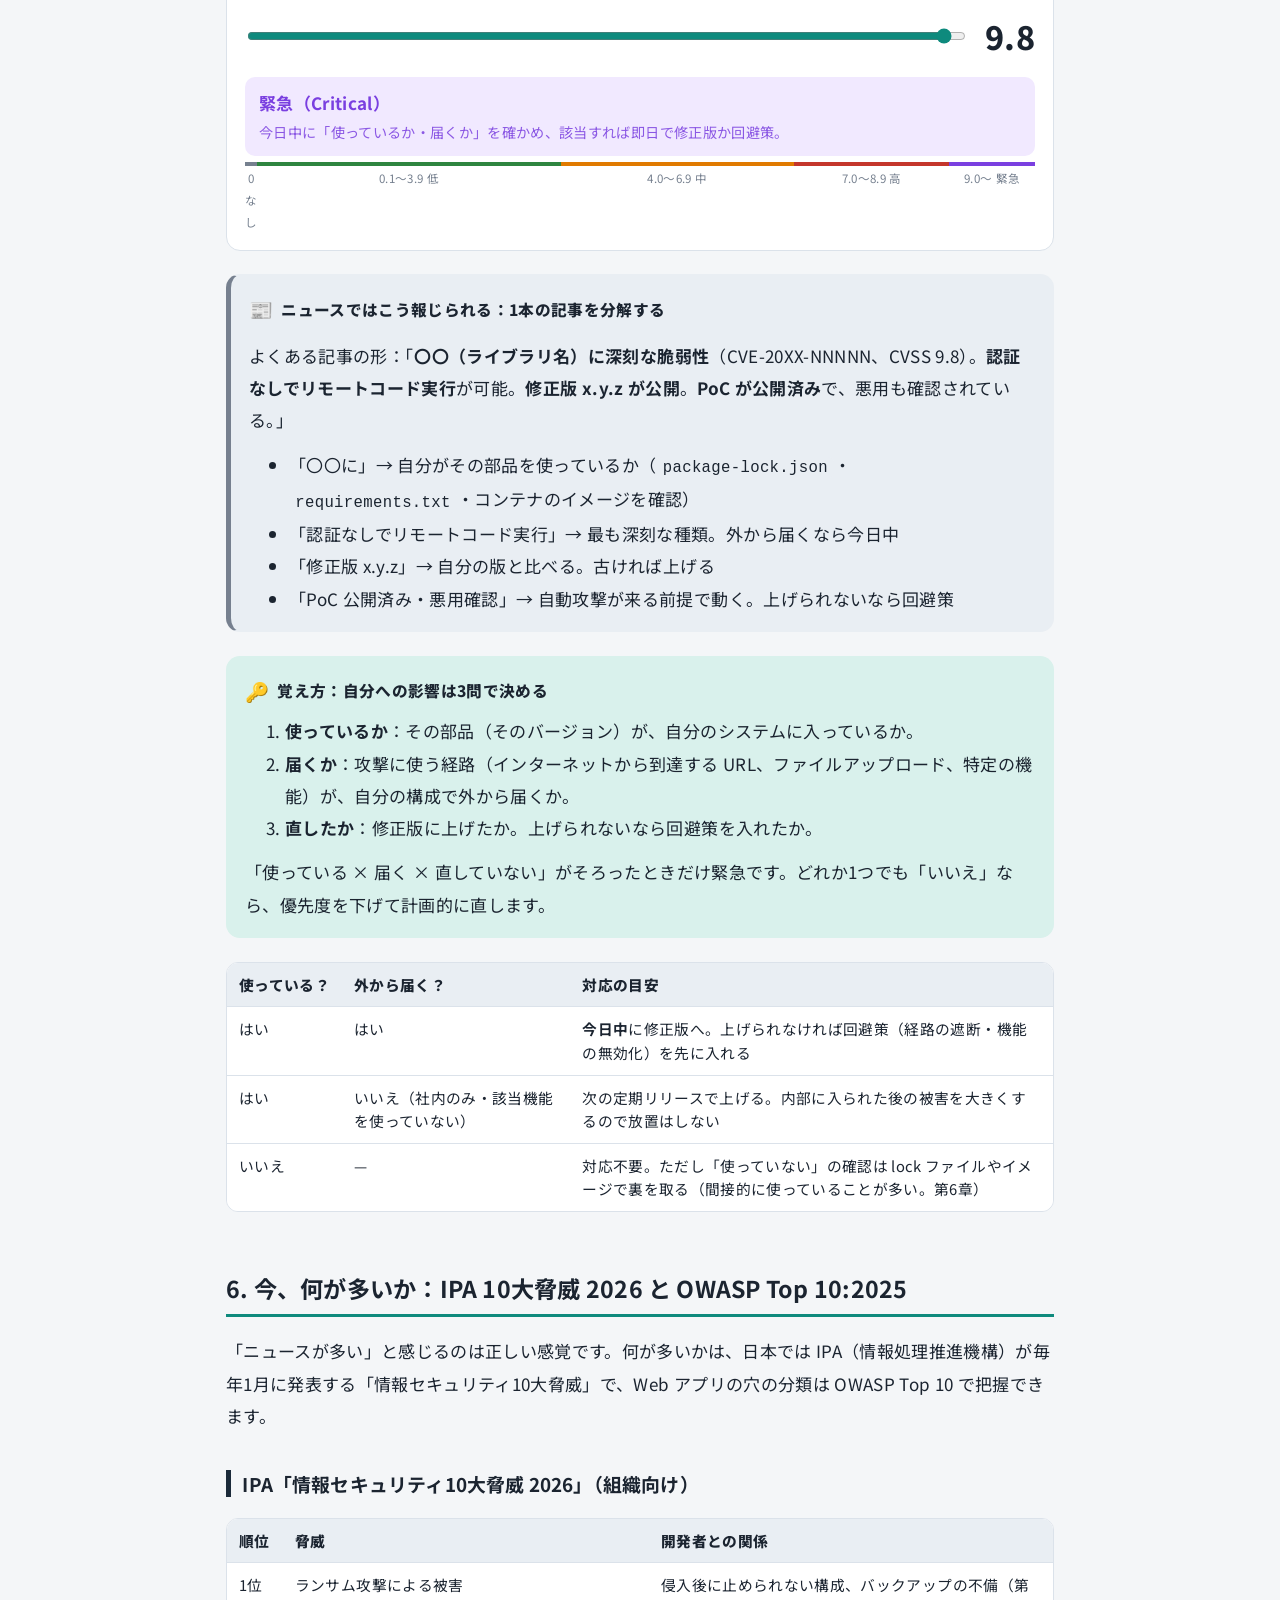
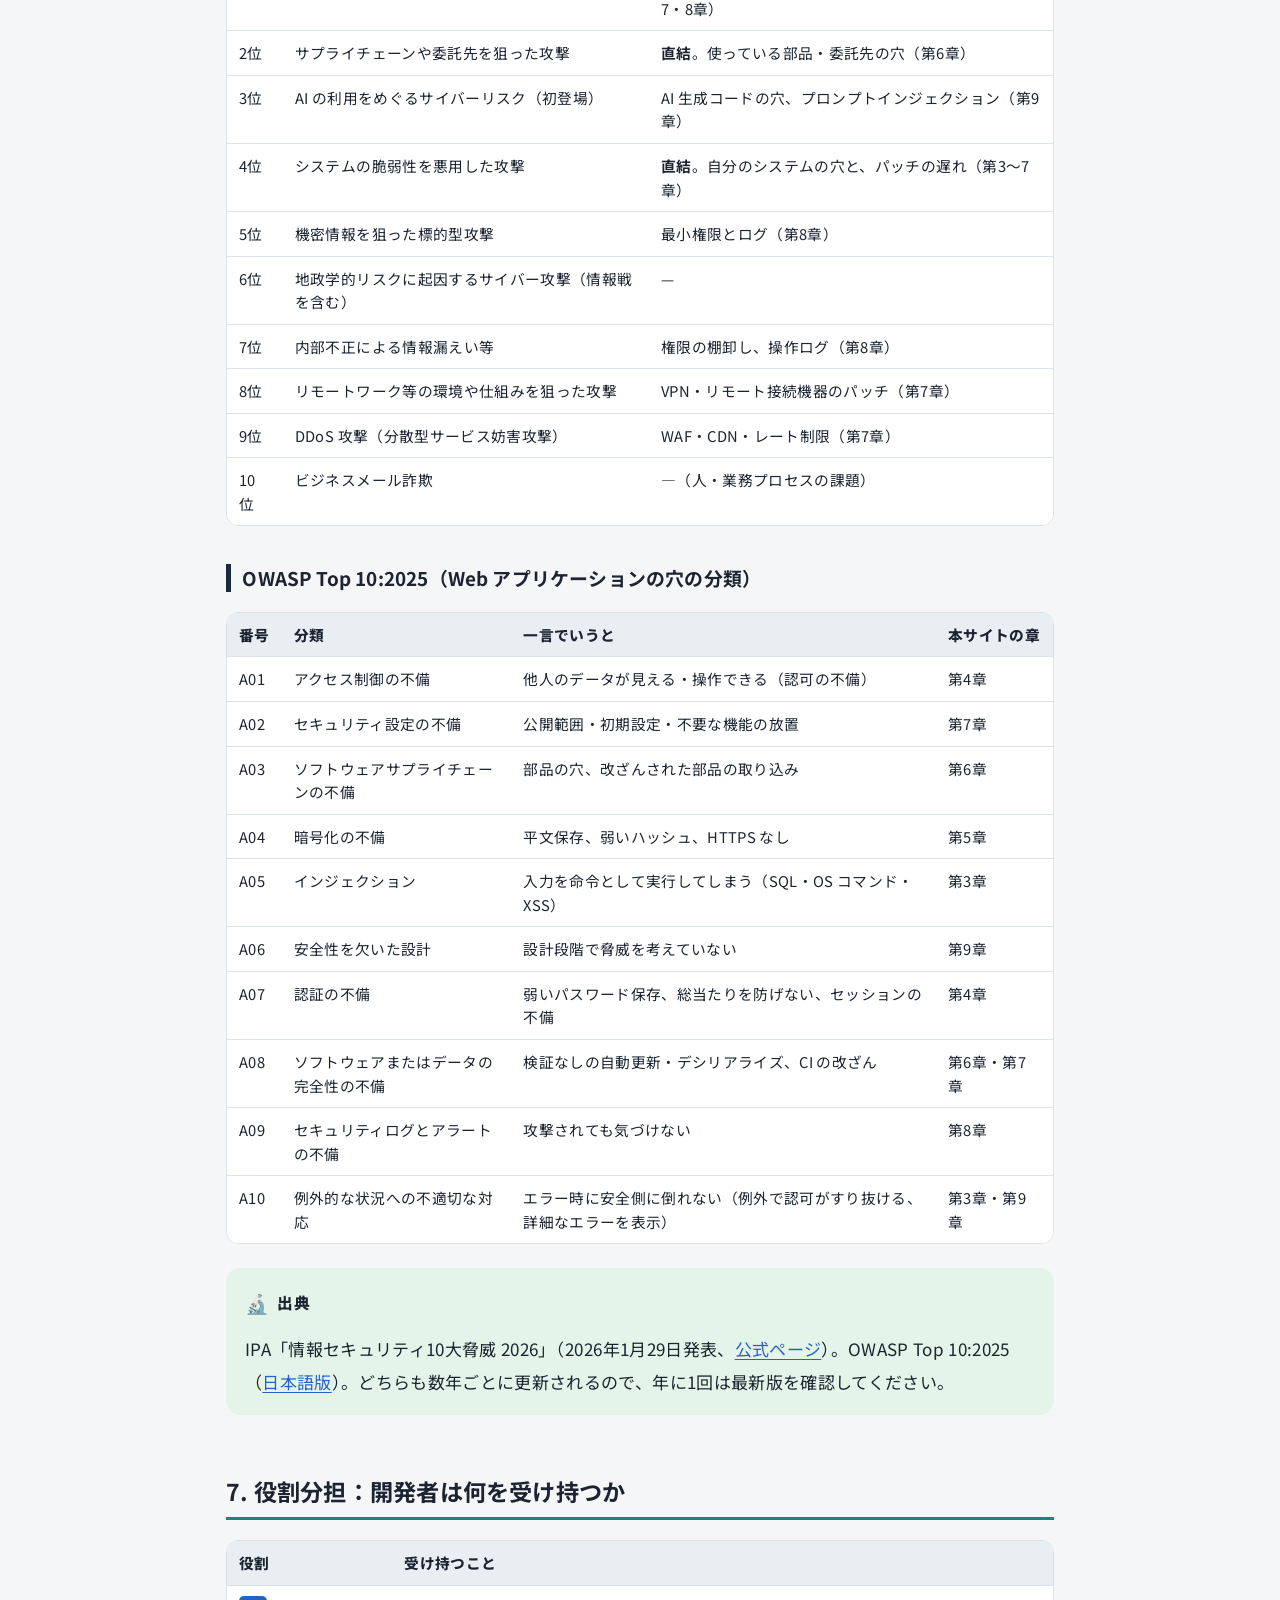
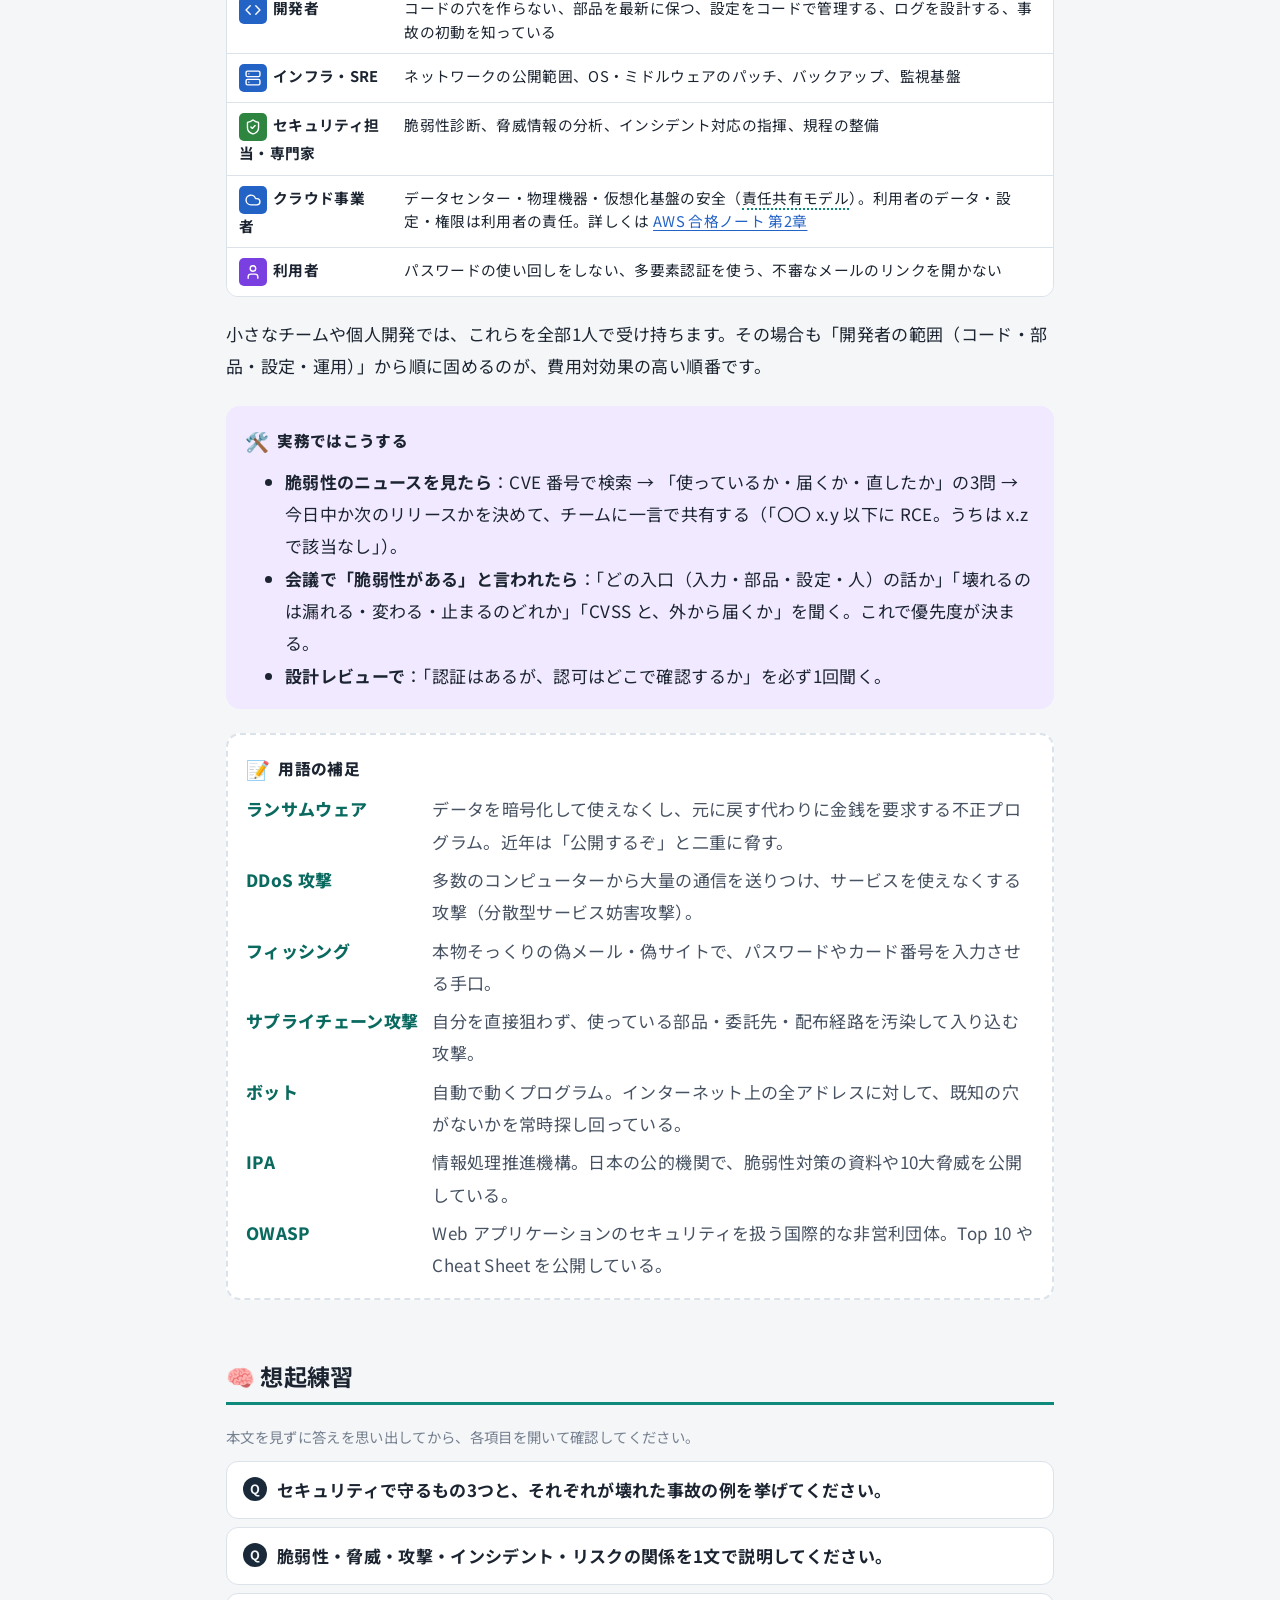
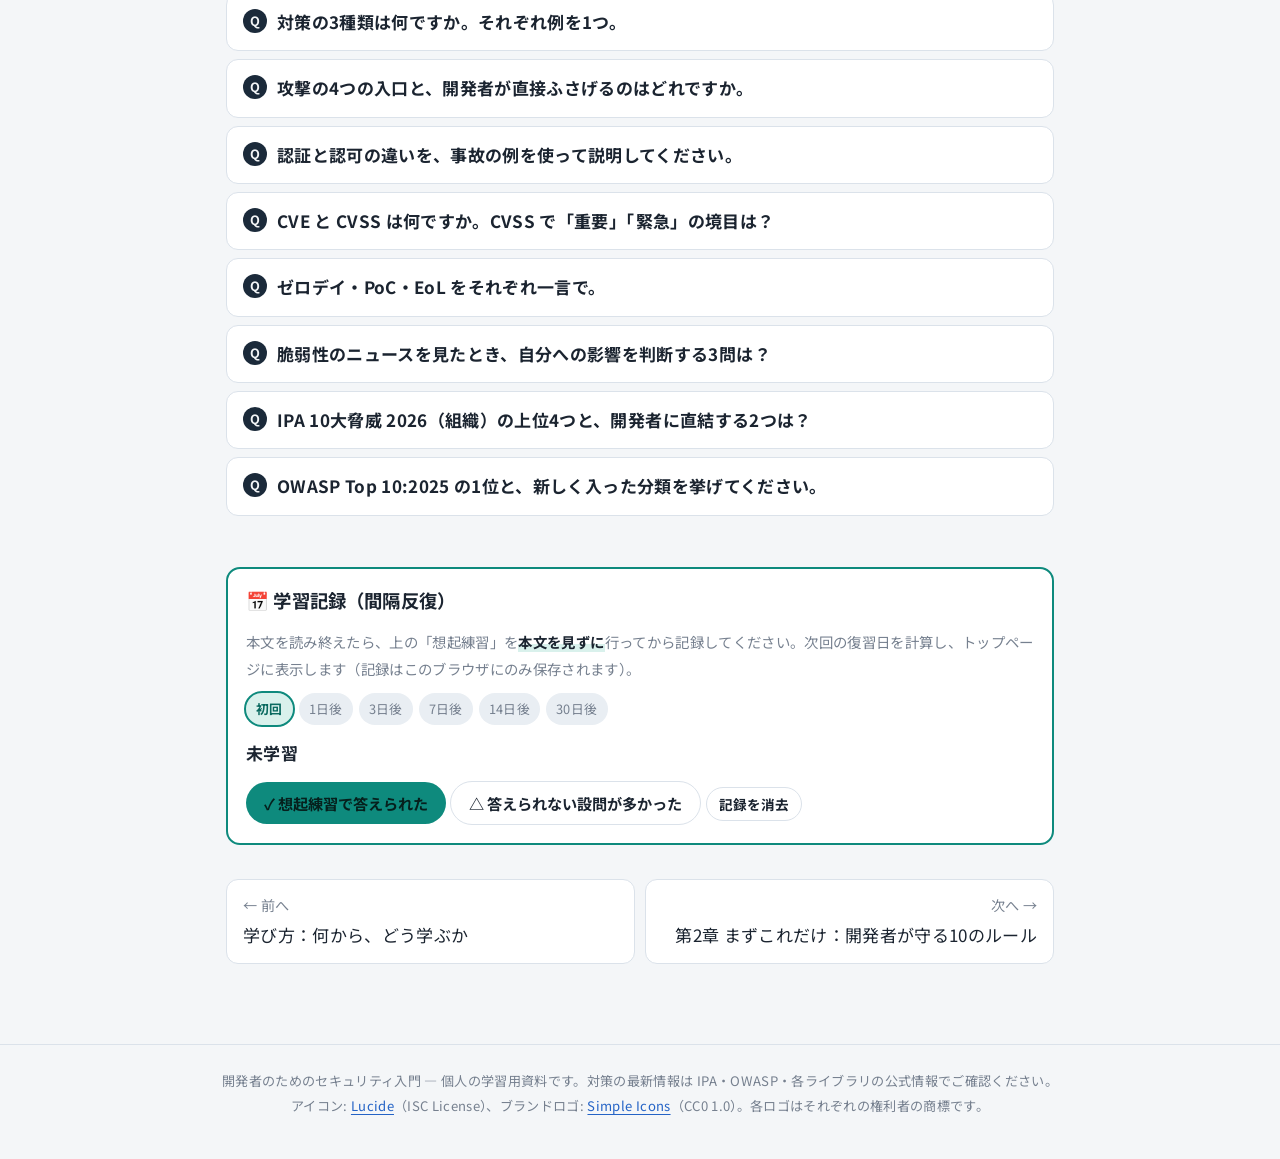
<file: docs/chapters/01-overview-terms.html>
<!doctype html>
<html lang="ja">
<head>
<meta charset="utf-8">
<meta name="viewport" content="width=device-width, initial-scale=1">
<title>セキュリティの全体像と用語 | 開発者のためのセキュリティ入門</title>
<link rel="preconnect" href="https://fonts.googleapis.com">
<link href="https://fonts.googleapis.com/css2?family=Noto+Sans+JP:wght@400;700;800&display=swap" rel="stylesheet">
<link rel="stylesheet" href="../assets/style.css">
<style>
  .cvss { display: grid; gap: 10px; grid-template-columns: 1fr auto; align-items: center; }
  .cvss input[type=range] { width: 100%; accent-color: var(--accent); }
  .cvss .score { font-size: 2rem; font-weight: 800; font-variant-numeric: tabular-nums; min-width: 3.2ch; text-align: right; }
  .cvss .band { grid-column: 1 / -1; border-radius: 10px; padding: 10px 14px; font-weight: 700; }
  .cvss .band small { display: block; font-weight: 400; color: inherit; opacity: .85; }
  .scale { display: flex; margin-top: 6px; font-size: .72rem; color: var(--ink-3); }
  .scale span { flex: 1; text-align: center; border-top: 4px solid; padding-top: 2px; }
</style>
</head>
<body data-root="../" data-page="ch01">
<main class="wrap">
<div class="breadcrumb"><a href="../index.html">ホーム</a> › 第1章</div>
<p><span class="badge basic">基礎</span></p>
<h1>第1章 セキュリティの全体像と用語</h1>
<p class="lead">「脆弱性」「サイバー攻撃」のニュースを、自分のシステムに関係があるかどうか判断できるようになるための、最小限の地図です。守るものは3つ、言葉の関係は1枚の図、攻撃の入口は4つ、ニュースの用語は10個ほど。これだけで、この先の章と日々のニュースが読めるようになります。</p>

<div class="box goal">
  <div class="box-title"><span class="em">🧭</span>この章で理解してほしいこと</div>
  <ul style="margin:0">
    <li><b>守るものは3つ</b>：機密性（漏れない）・完全性（書き換えられない）・可用性（止まらない）
      <ul>
        <li>情報漏えい＝機密性が壊れた。改ざん・なりすまし送金＝完全性が壊れた。ランサムウェアで業務停止・DDoS＝可用性が壊れた</li>
        <li>事故はこの3つのどれか（または複数）が壊れること。対策もこの3つのどれを守るかで整理できる</li>
      </ul>
    </li>
    <li><b>言葉の関係は1枚の図</b>：脆弱性（穴）に脅威（狙う人・事象）が当たると攻撃が成立し、インシデント（事故）になる
      <ul>
        <li>リスク＝「起きやすさ × 被害の大きさ」。穴があっても、外から届かず被害も小さければリスクは低い</li>
        <li>対策は3種類：予防（穴をふさぐ）・検知（気づく）・回復（被害を小さく、元に戻す）</li>
        <li>「脆弱性がある」はすぐ事故ではない。「脆弱性がない」とも誰も言えない。だから予防・検知・回復をそろえる</li>
      </ul>
    </li>
    <li><b>攻撃の入口は4つ</b>：入力（コード）・部品（ライブラリ）・設定（公開範囲・権限）・人（フィッシング・パスワード）
      <ul>
        <li>入力：利用者が送る文字列を命令として実行してしまう（第3章）、ログインや権限の穴（第4章）</li>
        <li>部品：使っているライブラリ・フレームワーク・OS の穴。ニュースの大半はこれ（第6章）</li>
        <li>設定：DB をインターネットに公開、ストレージを全員に公開、初期パスワードのまま（第7章）</li>
        <li>人：偽メールでパスワードを入力させる、同じパスワードの使い回し。開発者は多要素認証と最小権限で被害を広げない作りにする（第4章・第8章）</li>
      </ul>
    </li>
    <li><b>認証と認可は別物</b>：認証＝あなたは誰か（ログイン）、認可＝あなたは何をしてよいか（権限）
      <ul>
        <li>「ログインしていれば OK」は認証だけ。他人の注文番号を URL に入れて見えてしまう事故は認可の不備</li>
      </ul>
    </li>
    <li><b>ニュースの読み方</b>：CVE・CVSS・ゼロデイ・PoC・パッチ・EoL の6語で大半が読める
      <ul>
        <li>CVE：脆弱性に付く世界共通の番号（CVE-西暦-連番）</li>
        <li>CVSS：深刻度の点数（0〜10）。7.0 以上は「重要」、9.0 以上は「緊急」で今日中に判断する</li>
        <li>ゼロデイ：修正が出る前に悪用されている。PoC：攻撃できることを示すコードが公開されている（悪用が急増する合図）</li>
        <li>パッチ：修正版。EoL：サポート終了＝今後パッチが出ない</li>
        <li>自分への影響は3問で判断：その部品を使っているか／外から届く経路があるか／直した版に上げたか</li>
      </ul>
    </li>
    <li><b>今、何が多いか</b>：IPA「情報セキュリティ10大脅威 2026」（組織）は 1位 ランサム攻撃、2位 サプライチェーンや委託先を狙った攻撃、3位 AI の利用をめぐるサイバーリスク、4位 システムの脆弱性を悪用した攻撃
      <ul>
        <li>開発者に直結するのは 2位（部品・委託先）と 4位（自分のシステムの穴）</li>
        <li>Web アプリの穴の分類は OWASP Top 10:2025。1位 アクセス制御の不備、2位 セキュリティ設定の不備、3位 ソフトウェアサプライチェーンの不備、5位 インジェクション</li>
      </ul>
    </li>
  </ul>
  <p class="muted" style="margin:.7em 0 0;font-size:.9rem">読み終えたら、本文を見ずに各項目を自分の言葉で説明できるか確かめてください。</p>
</div>

<div class="box map">
  <div class="box-title"><span class="em">🗺️</span>この章の全体像</div>
  <ol style="margin:0">
    <li>守るもの：機密性・完全性・可用性</li>
    <li>言葉の関係：脆弱性・脅威・リスク・攻撃・インシデント・対策</li>
    <li>攻撃はどこから入るか：4つの入口</li>
    <li>認証・認可・セッション（さわりだけ）</li>
    <li>ニュースを読むための用語：CVE・CVSS・ゼロデイ・PoC・パッチ・EoL</li>
    <li>今、何が多いか：IPA 10大脅威 2026 と OWASP Top 10:2025</li>
    <li>役割分担：開発者は何を受け持つか</li>
  </ol>
  <p style="margin:.9em 0 .2em"><b>読む前の問い</b><small class="muted">（答えを予測してから読み進め、読み終えたら答え合わせをしてください）</small></p>
  <ul style="margin:0">
    <li>ランサムウェアで社内の業務が止まったとき、壊れたのは機密性・完全性・可用性のどれか。</li>
    <li>「ログインしている利用者なら誰でも、URL の注文番号を変えて他人の注文が見える」。これは認証と認可のどちらの問題か。</li>
    <li>「〇〇に CVSS 9.8 の脆弱性。PoC 公開済み」というニュースを見た。最初に確かめる3つのことは何か。</li>
  </ul>
</div>

<h2 id="cia">1. 守るもの：機密性・完全性・可用性</h2>
<p>セキュリティで守るものは、昔から3つに整理されています。<span class="term" data-tip="機密性（Confidentiality）：許可された人だけが情報を見られること。">機密性</span>・<span class="term" data-tip="完全性（Integrity）：情報が勝手に書き換えられず、正しいままであること。">完全性</span>・<span class="term" data-tip="可用性（Availability）：使いたいときにシステムが使えること。">可用性</span>です。英語の頭文字をとって <b>CIA</b> と呼びます。事故のニュースは、必ずこの3つのどれかが壊れた話です。</p>
<div class="table-wrap"><table>
  <tr><th>守るもの</th><th>一言でいうと</th><th>壊れると（事故の形）</th><th>主に関係する章</th></tr>
  <tr><td><img class="ico-s" src="../assets/icons/defense/eye-off.svg" alt=""><b>機密性</b></td><td><b>漏れない</b></td><td>個人情報の漏えい、ソースコードや API キーの流出、他人のデータが見える</td><td>第3・4・5・7章</td></tr>
  <tr><td><img class="ico-s" src="../assets/icons/defense/file-check-2.svg" alt=""><b>完全性</b></td><td><b>書き換えられない</b></td><td>Web サイトの改ざん、注文金額の書き換え、なりすましによる送金、ライブラリへの不正コード混入</td><td>第3・4・6章</td></tr>
  <tr><td><img class="ico-s" src="../assets/icons/ops/activity.svg" alt=""><b>可用性</b></td><td><b>止まらない</b></td><td>ランサムウェアで業務停止、DDoS でサイトに繋がらない、バックアップがなく復旧できない</td><td>第7・8章</td></tr>
</table></div>
<div class="box story">
  <div class="box-title"><span class="em">💡</span>イメージで理解する</div>
  <p>自宅に置き換えると、<b>機密性</b>は「引き出しの中身を他人に見られない」、<b>完全性</b>は「留守中に勝手に模様替えされたり、書類を差し替えられたりしない」、<b>可用性</b>は「停電や鍵の紛失で家に入れない、ということがない」です。泥棒対策（機密性）だけがセキュリティではありません。</p>
</div>
<div class="box hook">
  <div class="box-title"><span class="em">🔑</span>覚え方：「漏れない・変わらない・止まらない」</div>
  <p>事故のニュースを見たら、「どれが壊れたか」を一言で言ってみてください。情報漏えいは「漏れた」、改ざん・不正送金は「変わった」、ランサムウェア・DDoS は「止まった」。対策を考えるときも、この3つのどれを守る話かを先に決めると整理しやすくなります。</p>
</div>

<h2 id="terms">2. 言葉の関係：脆弱性・脅威・リスク・攻撃・インシデント・対策</h2>
<p>ニュースや会議では、似た言葉がまとめて出てきます。関係を1枚の図にしておくと、どの言葉が出ても位置づけがわかります。</p>
<div class="diagram">
  <div class="dtitle">脆弱性に脅威が当たると攻撃が成立し、インシデントになる</div>
  <div class="flow wrap-ok mobile-col">
    <div class="node"><img src="../assets/icons/threat/lock-open.svg" alt="">脆弱性<small>穴（欠陥・設定ミス）</small></div>
    <div class="arr">＋</div>
    <div class="node"><img src="../assets/icons/threat/skull.svg" alt="">脅威<small>狙う人・事象</small></div>
    <div class="arr">→</div>
    <div class="node"><img src="../assets/icons/threat/swords.svg" alt="">攻撃<small>穴を突く行為</small></div>
    <div class="arr ng">→</div>
    <div class="node"><img src="../assets/icons/threat/triangle-alert.svg" alt="">インシデント<small>事故（漏えい・改ざん・停止）</small></div>
  </div>
  <div class="flow" style="margin-top:14px"><div class="arr ok">↑<small>対策が止める</small></div></div>
  <div class="flow wrap-ok">
    <div class="node"><img src="../assets/icons/defense/shield.svg" alt="">予防<small>穴をふさぐ・狙われにくくする</small></div>
    <div class="node"><img src="../assets/icons/defense/radar.svg" alt="">検知<small>起きたことに気づく</small></div>
    <div class="node"><img src="../assets/icons/ops/archive-restore.svg" alt="">回復<small>被害を小さく、元に戻す</small></div>
  </div>
  <div class="cap"><b>リスク</b>＝この流れが「起きやすいか」×「起きたら被害が大きいか」。穴があっても、外から届かず被害も小さければリスクは低く、逆に小さな穴でも個人情報の DB に直結していればリスクは高い。</div>
</div>
<div class="table-wrap"><table>
  <tr><th>言葉</th><th>意味</th><th>例</th></tr>
  <tr><td><b>脆弱性</b><br><small class="muted">ぜいじゃくせい／vulnerability</small></td><td>攻撃に悪用されうる欠陥や設定ミス。「穴」</td><td>SQL を文字列でつないでいる、DB がインターネットから見える、古いライブラリを使っている</td></tr>
  <tr><td><b>脅威</b><br><small class="muted">threat</small></td><td>穴を突く可能性のある人や事象</td><td>金銭目的の攻撃グループ、不満を持つ内部の人、自動で穴を探し回るボット</td></tr>
  <tr><td><b>攻撃</b><br><small class="muted">attack</small></td><td>脅威が脆弱性を実際に突く行為</td><td>SQL インジェクション、パスワードの総当たり、フィッシングメール</td></tr>
  <tr><td><b>インシデント</b><br><small class="muted">incident</small></td><td>セキュリティ上の事故。機密性・完全性・可用性のどれかが壊れた（または壊れかけた）出来事</td><td>個人情報の漏えい、サイト改ざん、ランサムウェアによる停止</td></tr>
  <tr><td><b>リスク</b><br><small class="muted">risk</small></td><td>インシデントの「起きやすさ × 被害の大きさ」</td><td>外から届く穴 × 個人情報 DB ＝ 高。社内だけ × 公開情報 ＝ 低</td></tr>
  <tr><td><b>対策</b><br><small class="muted">countermeasure</small></td><td>予防・検知・回復のいずれかでリスクを下げる手段</td><td>プレースホルダ（予防）、ログイン失敗のアラート（検知）、バックアップ（回復）</td></tr>
</table></div>
<div class="box warn">
  <div class="box-title"><span class="em">⚠️</span>間違えやすい点</div>
  <ul style="margin:0">
    <li>「脆弱性がある」＝「すぐ事故」ではありません。脅威が届く経路と被害の大きさで緊急度が決まります（5節の3問）。</li>
    <li>逆に「脆弱性はない」とは誰にも言えません。だから<b>予防だけでなく検知と回復をそろえる</b>のが基本です（第8章）。</li>
    <li>「ウイルス対策ソフトを入れたから安全」は、入口4つのうち「人」の一部しか守っていません。</li>
  </ul>
</div>

<h2 id="entry">3. 攻撃はどこから入るか：4つの入口</h2>
<p>攻撃の手口は無数にありますが、<b>入口</b>で分けると4つに整理できます。開発者が直接ふさげるのは最初の3つです。</p>
<div class="diagram">
  <div class="dtitle">4つの入口と、ふさぎ方を説明する章</div>
  <div class="grp-row">
    <div class="grp internet">
      <div class="glabel"><img src="../assets/icons/threat/skull.svg" alt=""><span class="gtxt">攻撃者（インターネット）</span></div>
      <div class="flow wrap-ok">
        <div class="node sm"><img src="../assets/icons/threat/bug.svg" alt="">自動で穴を探すボット</div>
        <div class="node sm"><img src="../assets/icons/threat/hand-coins.svg" alt="">金銭目的の攻撃者</div>
        <div class="node sm"><img src="../assets/icons/threat/fish.svg" alt="">偽メール</div>
      </div>
    </div>
  </div>
  <div class="flow"><div class="arr ng">↓</div></div>
  <div class="flow wrap-ok">
    <div class="node"><img src="../assets/icons/asset/text-cursor-input.svg" alt="">① 入力<small>第3・4章</small></div>
    <div class="node"><img src="../assets/icons/asset/package.svg" alt="">② 部品<small>第6章</small></div>
    <div class="node"><img src="../assets/icons/asset/server.svg" alt="">③ 設定<small>第7章</small></div>
    <div class="node"><img src="../assets/icons/people/user.svg" alt="">④ 人<small>第4・8章で被害を限定</small></div>
  </div>
  <div class="flow"><div class="arr ng">↓</div></div>
  <div class="grp-row">
    <div class="grp trusted">
      <div class="glabel"><img src="../assets/icons/defense/shield.svg" alt=""><span class="gtxt">守りたいもの</span></div>
      <div class="flow wrap-ok">
        <div class="node sm"><img src="../assets/icons/asset/database.svg" alt="">データ</div>
        <div class="node sm"><img src="../assets/icons/defense/key.svg" alt="">認証情報・鍵</div>
        <div class="node sm"><img src="../assets/icons/ops/activity.svg" alt="">サービスの稼働</div>
      </div>
    </div>
  </div>
</div>
<div class="table-wrap"><table>
  <tr><th>入口</th><th>何が起きるか</th><th>典型例</th><th>ふさぐ章</th></tr>
  <tr><td><b>① 入力</b></td><td>利用者が送った文字列を、命令として実行してしまう。ログインや権限の確認に抜けがある</td><td>SQL インジェクション、XSS、他人のデータが見える API、弱いパスワード保存</td><td>第3章・第4章</td></tr>
  <tr><td><b>② 部品</b></td><td>自分は何も書き換えていないのに、使っているライブラリ・フレームワーク・OS に穴が見つかる</td><td>ログ出力ライブラリの穴で任意コード実行、改ざんされたパッケージの取り込み</td><td>第6章</td></tr>
  <tr><td><b>③ 設定</b></td><td>公開してはいけないものが公開されている。権限が広すぎる。初期設定のまま</td><td>DB がインターネットから接続できる、ストレージが全員に公開、管理画面が初期パスワード</td><td>第7章</td></tr>
  <tr><td><b>④ 人</b></td><td>人をだましてパスワードを入力させる、同じパスワードの使い回しを突く、内部の人が持ち出す</td><td>フィッシング、パスワードリスト攻撃、内部不正</td><td>多要素認証（第4章）、最小権限とログ（第8章）で被害を限定</td></tr>
</table></div>
<div class="box story">
  <div class="box-title"><span class="em">💡</span>イメージで理解する</div>
  <p>家にたとえると、<b>① 入力</b>は「窓や郵便受けから入れた物が家の中で勝手に動き出す」、<b>② 部品</b>は「建材そのものに欠陥が見つかる」、<b>③ 設定</b>は「鍵のかけ忘れ・合鍵の置きっぱなし」、<b>④ 人</b>は「訪問販売を装って鍵を開けさせる」です。大工（開発者）が直せるのは最初の3つで、4つ目は「開けてしまっても金庫は別に施錠されている」作りで被害を抑えます。</p>
</div>

<h2 id="authn-authz">4. 認証・認可・セッション（さわりだけ）</h2>
<p>第4章で詳しく扱いますが、この3語は会話に頻出するので先に区別しておきます。</p>
<div class="svc"><img src="../assets/icons/defense/fingerprint.svg" alt=""><div><div class="name">認証<span class="yomi">にんしょう／Authentication、AuthN</span></div><div class="one"><b>あなたは誰か</b>を確かめること。ログイン（ID とパスワード、多要素認証）がこれ。</div></div></div>
<div class="svc"><img src="../assets/icons/defense/badge-check.svg" alt=""><div><div class="name">認可<span class="yomi">にんか／Authorization、AuthZ</span></div><div class="one"><b>あなたは何をしてよいか</b>を決めること。「この注文はあなたのものか」「管理者だけが削除できる」がこれ。認証が通っても、認可は別に確認が要る。</div></div></div>
<div class="svc"><img src="../assets/icons/asset/cookie.svg" alt=""><div><div class="name">セッション<span class="yomi">Session</span></div><div class="one">ログイン後、<b>「さっき認証した人だ」と覚えておく仕組み</b>。多くは Cookie に入れた<span class="term" data-tip="セッション ID：ログイン中の利用者を識別するための、推測できないランダムな文字列。">セッション ID</span> で実現する。これが盗まれると、パスワードなしでなりすまされる。</div></div></div>
<div class="box warn">
  <div class="box-title"><span class="em">⚠️</span>間違えやすい点</div>
  <p>「ログインしている利用者だけがアクセスできる画面だから安全」は<b>認証だけ</b>で止まっています。ログイン済みの利用者が URL の ID を書き換えて他人のデータを見る事故は、認可の不備です（OWASP Top 10:2025 の1位「アクセス制御の不備」）。</p>
</div>

<h2 id="news">5. ニュースを読むための用語</h2>
<p>脆弱性のニュースは、ほぼ決まった用語で書かれています。次の表の言葉がわかれば、記事の大半は読めます。</p>
<div class="table-wrap"><table>
  <tr><th>用語</th><th>意味</th><th>読み取ること</th></tr>
  <tr><td><b>CVE</b><br><small class="muted">Common Vulnerabilities and Exposures</small></td><td>脆弱性1件ごとに付く世界共通の番号。<code>CVE-西暦-連番</code> の形</td><td>番号で検索すれば、影響範囲・修正版・回避策が公式情報として見つかる</td></tr>
  <tr><td><b>CVSS</b><br><small class="muted">Common Vulnerability Scoring System</small></td><td>深刻度の点数（0.0〜10.0）。攻撃のしやすさ（ネットワーク越しか、認証が要るか）と影響の大きさで決まる</td><td>7.0 以上は重要、9.0 以上は緊急。ただし自分への影響は別途判断（下の3問）</td></tr>
  <tr><td><b>NVD／JVN</b></td><td>脆弱性情報のデータベース。NVD は米国、JVN は日本（日本語）</td><td>CVE 番号で引くと詳細がわかる</td></tr>
  <tr><td><b>ゼロデイ</b><br><small class="muted">0-day</small></td><td>修正版が出る前に悪用されている（または公開された）脆弱性</td><td>パッチがまだない。回避策（機能を止める・外から見えなくする）を探す</td></tr>
  <tr><td><b>PoC</b><br><small class="muted">Proof of Concept</small></td><td>「この穴は本当に攻撃できる」と示すコードや手順</td><td>PoC が公開されると、自動化された攻撃が数日で急増する。急ぐ合図</td></tr>
  <tr><td><b>エクスプロイト</b><br><small class="muted">exploit</small></td><td>脆弱性を突く攻撃コードそのもの。「悪用」という意味でも使う</td><td>「エクスプロイトが出回っている」＝実際に攻撃されている</td></tr>
  <tr><td><b>パッチ／修正版</b></td><td>脆弱性を直した更新。「x.y.z で修正」と書かれる</td><td>自分の版が修正版より古ければ上げる</td></tr>
  <tr><td><b>回避策</b><br><small class="muted">ワークアラウンド／mitigation</small></td><td>パッチを当てられないときに、影響を抑える設定変更</td><td>機能を無効化する、該当の経路を外から遮断する、など</td></tr>
  <tr><td><b>EoL</b><br><small class="muted">End of Life／サポート終了</small></td><td>開発元が更新をやめた状態。今後パッチは出ない</td><td>EoL のものを使い続けること自体が脆弱性</td></tr>
  <tr><td><b>RCE</b><br><small class="muted">Remote Code Execution／リモートコード実行</small></td><td>外から任意のプログラムを実行できてしまう、最も深刻な種類</td><td>「認証不要で RCE」は最優先</td></tr>
  <tr><td><b>権限昇格</b><br><small class="muted">privilege escalation</small></td><td>一般利用者が管理者の権限を得てしまう種類</td><td>内部に入られた後の被害を大きくする</td></tr>
  <tr><td><b>侵害／漏えい</b><br><small class="muted">breach</small></td><td>実際に入られた、持ち出された状態。脆弱性の「可能性」ではなく事故</td><td>自分が利用者側なら、パスワード変更・多要素認証の確認</td></tr>
</table></div>

<div class="box">
  <div class="box-title"><span class="em">🎚️</span>体験：CVSS の点数と区分</div>
  <p class="muted" style="margin-top:0">点数を動かすと、区分と一般的な対応の目安が変わります。区分は CVSS v3.x と v4.0 で共通です。</p>
  <div class="cvss">
    <input type="range" id="cvss" min="0" max="10" step="0.1" value="9.8" aria-label="CVSS の点数">
    <div class="score" id="cvss-score">9.8</div>
    <div class="band" id="cvss-band"></div>
  </div>
  <div class="scale">
    <span style="border-color:var(--ink-3);flex:.1">0 なし</span>
    <span style="border-color:var(--green);flex:3.9">0.1〜3.9 低</span>
    <span style="border-color:var(--orange);flex:3">4.0〜6.9 中</span>
    <span style="border-color:var(--red);flex:2">7.0〜8.9 高</span>
    <span style="border-color:var(--purple);flex:1.1">9.0〜 緊急</span>
  </div>
</div>

<div class="box news">
  <div class="box-title"><span class="em">📰</span>ニュースではこう報じられる：1本の記事を分解する</div>
  <p>よくある記事の形：「<b>〇〇（ライブラリ名）に深刻な脆弱性</b>（CVE-20XX-NNNNN、CVSS 9.8）。<b>認証なしでリモートコード実行</b>が可能。<b>修正版 x.y.z が公開</b>。<b>PoC が公開済み</b>で、悪用も確認されている。」</p>
  <ul style="margin:0">
    <li>「〇〇に」→ 自分がその部品を使っているか（<code>package-lock.json</code>・<code>requirements.txt</code>・コンテナのイメージを確認）</li>
    <li>「認証なしでリモートコード実行」→ 最も深刻な種類。外から届くなら今日中</li>
    <li>「修正版 x.y.z」→ 自分の版と比べる。古ければ上げる</li>
    <li>「PoC 公開済み・悪用確認」→ 自動攻撃が来る前提で動く。上げられないなら回避策</li>
  </ul>
</div>

<div class="box hook">
  <div class="box-title"><span class="em">🔑</span>覚え方：自分への影響は3問で決める</div>
  <ol style="margin:0">
    <li><b>使っているか</b>：その部品（そのバージョン）が、自分のシステムに入っているか。</li>
    <li><b>届くか</b>：攻撃に使う経路（インターネットから到達する URL、ファイルアップロード、特定の機能）が、自分の構成で外から届くか。</li>
    <li><b>直したか</b>：修正版に上げたか。上げられないなら回避策を入れたか。</li>
  </ol>
  <p>「使っている × 届く × 直していない」がそろったときだけ緊急です。どれか1つでも「いいえ」なら、優先度を下げて計画的に直します。</p>
</div>
<div class="table-wrap"><table>
  <tr><th>使っている？</th><th>外から届く？</th><th>対応の目安</th></tr>
  <tr><td>はい</td><td>はい</td><td><b>今日中</b>に修正版へ。上げられなければ回避策（経路の遮断・機能の無効化）を先に入れる</td></tr>
  <tr><td>はい</td><td>いいえ（社内のみ・該当機能を使っていない）</td><td>次の定期リリースで上げる。内部に入られた後の被害を大きくするので放置はしない</td></tr>
  <tr><td>いいえ</td><td>—</td><td>対応不要。ただし「使っていない」の確認は lock ファイルやイメージで裏を取る（間接的に使っていることが多い。第6章）</td></tr>
</table></div>

<h2 id="landscape">6. 今、何が多いか：IPA 10大脅威 2026 と OWASP Top 10:2025</h2>
<p>「ニュースが多い」と感じるのは正しい感覚です。何が多いかは、日本では IPA（情報処理推進機構）が毎年1月に発表する「情報セキュリティ10大脅威」で、Web アプリの穴の分類は OWASP Top 10 で把握できます。</p>
<h3>IPA「情報セキュリティ10大脅威 2026」（組織向け）</h3>
<div class="table-wrap"><table>
  <tr><th>順位</th><th>脅威</th><th>開発者との関係</th></tr>
  <tr><td>1位</td><td>ランサム攻撃による被害</td><td>侵入後に止められない構成、バックアップの不備（第7・8章）</td></tr>
  <tr><td>2位</td><td>サプライチェーンや委託先を狙った攻撃</td><td><b>直結</b>。使っている部品・委託先の穴（第6章）</td></tr>
  <tr><td>3位</td><td>AI の利用をめぐるサイバーリスク（初登場）</td><td>AI 生成コードの穴、プロンプトインジェクション（第9章）</td></tr>
  <tr><td>4位</td><td>システムの脆弱性を悪用した攻撃</td><td><b>直結</b>。自分のシステムの穴と、パッチの遅れ（第3〜7章）</td></tr>
  <tr><td>5位</td><td>機密情報を狙った標的型攻撃</td><td>最小権限とログ（第8章）</td></tr>
  <tr><td>6位</td><td>地政学的リスクに起因するサイバー攻撃（情報戦を含む）</td><td>—</td></tr>
  <tr><td>7位</td><td>内部不正による情報漏えい等</td><td>権限の棚卸し、操作ログ（第8章）</td></tr>
  <tr><td>8位</td><td>リモートワーク等の環境や仕組みを狙った攻撃</td><td>VPN・リモート接続機器のパッチ（第7章）</td></tr>
  <tr><td>9位</td><td>DDoS 攻撃（分散型サービス妨害攻撃）</td><td>WAF・CDN・レート制限（第7章）</td></tr>
  <tr><td>10位</td><td>ビジネスメール詐欺</td><td>—（人・業務プロセスの課題）</td></tr>
</table></div>
<h3>OWASP Top 10:2025（Web アプリケーションの穴の分類）</h3>
<div class="table-wrap"><table>
  <tr><th>番号</th><th>分類</th><th>一言でいうと</th><th>本サイトの章</th></tr>
  <tr><td>A01</td><td>アクセス制御の不備</td><td>他人のデータが見える・操作できる（認可の不備）</td><td>第4章</td></tr>
  <tr><td>A02</td><td>セキュリティ設定の不備</td><td>公開範囲・初期設定・不要な機能の放置</td><td>第7章</td></tr>
  <tr><td>A03</td><td>ソフトウェアサプライチェーンの不備</td><td>部品の穴、改ざんされた部品の取り込み</td><td>第6章</td></tr>
  <tr><td>A04</td><td>暗号化の不備</td><td>平文保存、弱いハッシュ、HTTPS なし</td><td>第5章</td></tr>
  <tr><td>A05</td><td>インジェクション</td><td>入力を命令として実行してしまう（SQL・OS コマンド・XSS）</td><td>第3章</td></tr>
  <tr><td>A06</td><td>安全性を欠いた設計</td><td>設計段階で脅威を考えていない</td><td>第9章</td></tr>
  <tr><td>A07</td><td>認証の不備</td><td>弱いパスワード保存、総当たりを防げない、セッションの不備</td><td>第4章</td></tr>
  <tr><td>A08</td><td>ソフトウェアまたはデータの完全性の不備</td><td>検証なしの自動更新・デシリアライズ、CI の改ざん</td><td>第6章・第7章</td></tr>
  <tr><td>A09</td><td>セキュリティログとアラートの不備</td><td>攻撃されても気づけない</td><td>第8章</td></tr>
  <tr><td>A10</td><td>例外的な状況への不適切な対応</td><td>エラー時に安全側に倒れない（例外で認可がすり抜ける、詳細なエラーを表示）</td><td>第3章・第9章</td></tr>
</table></div>
<div class="box science">
  <div class="box-title"><span class="em">🔬</span>出典</div>
  <p>IPA「情報セキュリティ10大脅威 2026」（2026年1月29日発表、<a href="https://www.ipa.go.jp/security/10threats/10threats2026.html">公式ページ</a>）。OWASP Top 10:2025（<a href="https://top10.owasp.org/2025/ja/">日本語版</a>）。どちらも数年ごとに更新されるので、年に1回は最新版を確認してください。</p>
</div>

<h2 id="roles">7. 役割分担：開発者は何を受け持つか</h2>
<div class="table-wrap"><table>
  <tr><th>役割</th><th>受け持つこと</th></tr>
  <tr><td><img class="ico-s" src="../assets/icons/asset/code.svg" alt=""><b>開発者</b></td><td>コードの穴を作らない、部品を最新に保つ、設定をコードで管理する、ログを設計する、事故の初動を知っている</td></tr>
  <tr><td><img class="ico-s" src="../assets/icons/asset/server.svg" alt=""><b>インフラ・SRE</b></td><td>ネットワークの公開範囲、OS・ミドルウェアのパッチ、バックアップ、監視基盤</td></tr>
  <tr><td><img class="ico-s" src="../assets/icons/defense/shield-check.svg" alt=""><b>セキュリティ担当・専門家</b></td><td>脆弱性診断、脅威情報の分析、インシデント対応の指揮、規程の整備</td></tr>
  <tr><td><img class="ico-s" src="../assets/icons/asset/cloud.svg" alt=""><b>クラウド事業者</b></td><td>データセンター・物理機器・仮想化基盤の安全（<span class="term" data-tip="責任共有モデル：クラウド事業者は基盤を、利用者はその上に置いたデータ・設定・権限を守る、という分担。">責任共有モデル</span>）。利用者のデータ・設定・権限は利用者の責任。詳しくは <a href="https://ht-0328.github.io/aws-get-certified/chapters/02-security-iam.html">AWS 合格ノート 第2章</a></td></tr>
  <tr><td><img class="ico-s" src="../assets/icons/people/user.svg" alt=""><b>利用者</b></td><td>パスワードの使い回しをしない、多要素認証を使う、不審なメールのリンクを開かない</td></tr>
</table></div>
<p>小さなチームや個人開発では、これらを全部1人で受け持ちます。その場合も「開発者の範囲（コード・部品・設定・運用）」から順に固めるのが、費用対効果の高い順番です。</p>

<div class="box exam">
  <div class="box-title"><span class="em">🛠️</span>実務ではこうする</div>
  <ul style="margin:0">
    <li><b>脆弱性のニュースを見たら</b>：CVE 番号で検索 → 「使っているか・届くか・直したか」の3問 → 今日中か次のリリースかを決めて、チームに一言で共有する（「〇〇 x.y 以下に RCE。うちは x.z で該当なし」）。</li>
    <li><b>会議で「脆弱性がある」と言われたら</b>：「どの入口（入力・部品・設定・人）の話か」「壊れるのは漏れる・変わる・止まるのどれか」「CVSS と、外から届くか」を聞く。これで優先度が決まる。</li>
    <li><b>設計レビューで</b>：「認証はあるが、認可はどこで確認するか」を必ず1回聞く。</li>
  </ul>
</div>

<div class="box kotoba">
  <div class="box-title"><span class="em">📝</span>用語の補足</div>
  <dl class="words">
    <dt>ランサムウェア</dt><dd>データを暗号化して使えなくし、元に戻す代わりに金銭を要求する不正プログラム。近年は「公開するぞ」と二重に脅す。</dd>
    <dt>DDoS 攻撃</dt><dd>多数のコンピューターから大量の通信を送りつけ、サービスを使えなくする攻撃（分散型サービス妨害攻撃）。</dd>
    <dt>フィッシング</dt><dd>本物そっくりの偽メール・偽サイトで、パスワードやカード番号を入力させる手口。</dd>
    <dt>サプライチェーン攻撃</dt><dd>自分を直接狙わず、使っている部品・委託先・配布経路を汚染して入り込む攻撃。</dd>
    <dt>ボット</dt><dd>自動で動くプログラム。インターネット上の全アドレスに対して、既知の穴がないかを常時探し回っている。</dd>
    <dt>IPA</dt><dd>情報処理推進機構。日本の公的機関で、脆弱性対策の資料や10大脅威を公開している。</dd>
    <dt>OWASP</dt><dd>Web アプリケーションのセキュリティを扱う国際的な非営利団体。Top 10 や Cheat Sheet を公開している。</dd>
  </dl>
</div>

<div class="recall">
  <h2>🧠 想起練習</h2>
  <p class="muted">本文を見ずに答えを思い出してから、各項目を開いて確認してください。</p>
  <details class="q"><summary>セキュリティで守るもの3つと、それぞれが壊れた事故の例を挙げてください。</summary><div class="a">機密性（漏れない）＝情報漏えい。完全性（書き換えられない）＝改ざん・不正送金。可用性（止まらない）＝ランサムウェアによる停止・DDoS。</div></details>
  <details class="q"><summary>脆弱性・脅威・攻撃・インシデント・リスクの関係を1文で説明してください。</summary><div class="a">脆弱性（穴）に脅威（狙う人・事象）が当たると攻撃が成立しインシデント（事故）になる。リスクはその起きやすさ×被害の大きさ。</div></details>
  <details class="q"><summary>対策の3種類は何ですか。それぞれ例を1つ。</summary><div class="a">予防（穴をふさぐ：プレースホルダ）、検知（気づく：ログイン失敗のアラート）、回復（元に戻す：バックアップ）。</div></details>
  <details class="q"><summary>攻撃の4つの入口と、開発者が直接ふさげるのはどれですか。</summary><div class="a">入力・部品・設定・人。開発者が直接ふさげるのは入力・部品・設定。人は多要素認証と最小権限で被害を限定する。</div></details>
  <details class="q"><summary>認証と認可の違いを、事故の例を使って説明してください。</summary><div class="a">認証＝あなたは誰か（ログイン）。認可＝何をしてよいか。ログイン済みの利用者が URL の ID を変えて他人の注文を見られるのは、認証は通っているが認可が抜けている事故。</div></details>
  <details class="q"><summary>CVE と CVSS は何ですか。CVSS で「重要」「緊急」の境目は？</summary><div class="a">CVE＝脆弱性の世界共通の番号。CVSS＝深刻度の点数（0〜10）。7.0 以上が高（重要）、9.0 以上が緊急。</div></details>
  <details class="q"><summary>ゼロデイ・PoC・EoL をそれぞれ一言で。</summary><div class="a">ゼロデイ＝修正が出る前に悪用されている。PoC＝攻撃できることを示すコード（公開されると攻撃が急増）。EoL＝サポート終了で今後パッチが出ない。</div></details>
  <details class="q"><summary>脆弱性のニュースを見たとき、自分への影響を判断する3問は？</summary><div class="a">その部品を使っているか／攻撃経路が外から届くか／修正版に上げた（回避策を入れた）か。3つそろったときだけ緊急。</div></details>
  <details class="q"><summary>IPA 10大脅威 2026（組織）の上位4つと、開発者に直結する2つは？</summary><div class="a">1位 ランサム攻撃、2位 サプライチェーン・委託先、3位 AI の利用、4位 システムの脆弱性の悪用。直結は2位と4位。</div></details>
  <details class="q"><summary>OWASP Top 10:2025 の1位と、新しく入った分類を挙げてください。</summary><div class="a">1位はアクセス制御の不備。新顔は A03 ソフトウェアサプライチェーンの不備と A10 例外的な状況への不適切な対応。</div></details>
</div>

<div id="study-log"></div>
<nav id="pager"></nav>
</main>
<script src="../assets/site.js"></script>
<script>
(function () {
  // CVSS の点数 → 区分（v3.x / v4.0 共通）と対応の目安
  var input = document.getElementById("cvss"), score = document.getElementById("cvss-score"), band = document.getElementById("cvss-band");
  function describe(v) {
    if (v === 0) return { name: "なし（None）", color: "var(--surface-2)", ink: "var(--ink)", tip: "影響なし。" };
    if (v < 4) return { name: "低（Low）", color: "var(--green-soft)", ink: "var(--green)", tip: "計画的に更新する。単独で大きな被害になることは少ないが、他の穴と組み合わされることがある。" };
    if (v < 7) return { name: "中（Medium）", color: "var(--orange-soft)", ink: "var(--orange)", tip: "次の定期リリースまでに更新する。外から届く構成なら前倒しする。" };
    if (v < 9) return { name: "高（High）", color: "var(--red-soft)", ink: "var(--red)", tip: "重要。数日以内に対応する。外から届くなら今週中。" };
    return { name: "緊急（Critical）", color: "var(--purple-soft)", ink: "var(--purple)", tip: "今日中に「使っているか・届くか」を確かめ、該当すれば即日で修正版か回避策。" };
  }
  function render() {
    var v = parseFloat(input.value);
    var d = describe(v);
    score.textContent = v.toFixed(1);
    band.style.background = d.color; band.style.color = d.ink;
    band.innerHTML = d.name + "<small>" + d.tip + "</small>";
  }
  input.addEventListener("input", render);
  render();
})();
</script>
</body>
</html>
</file>
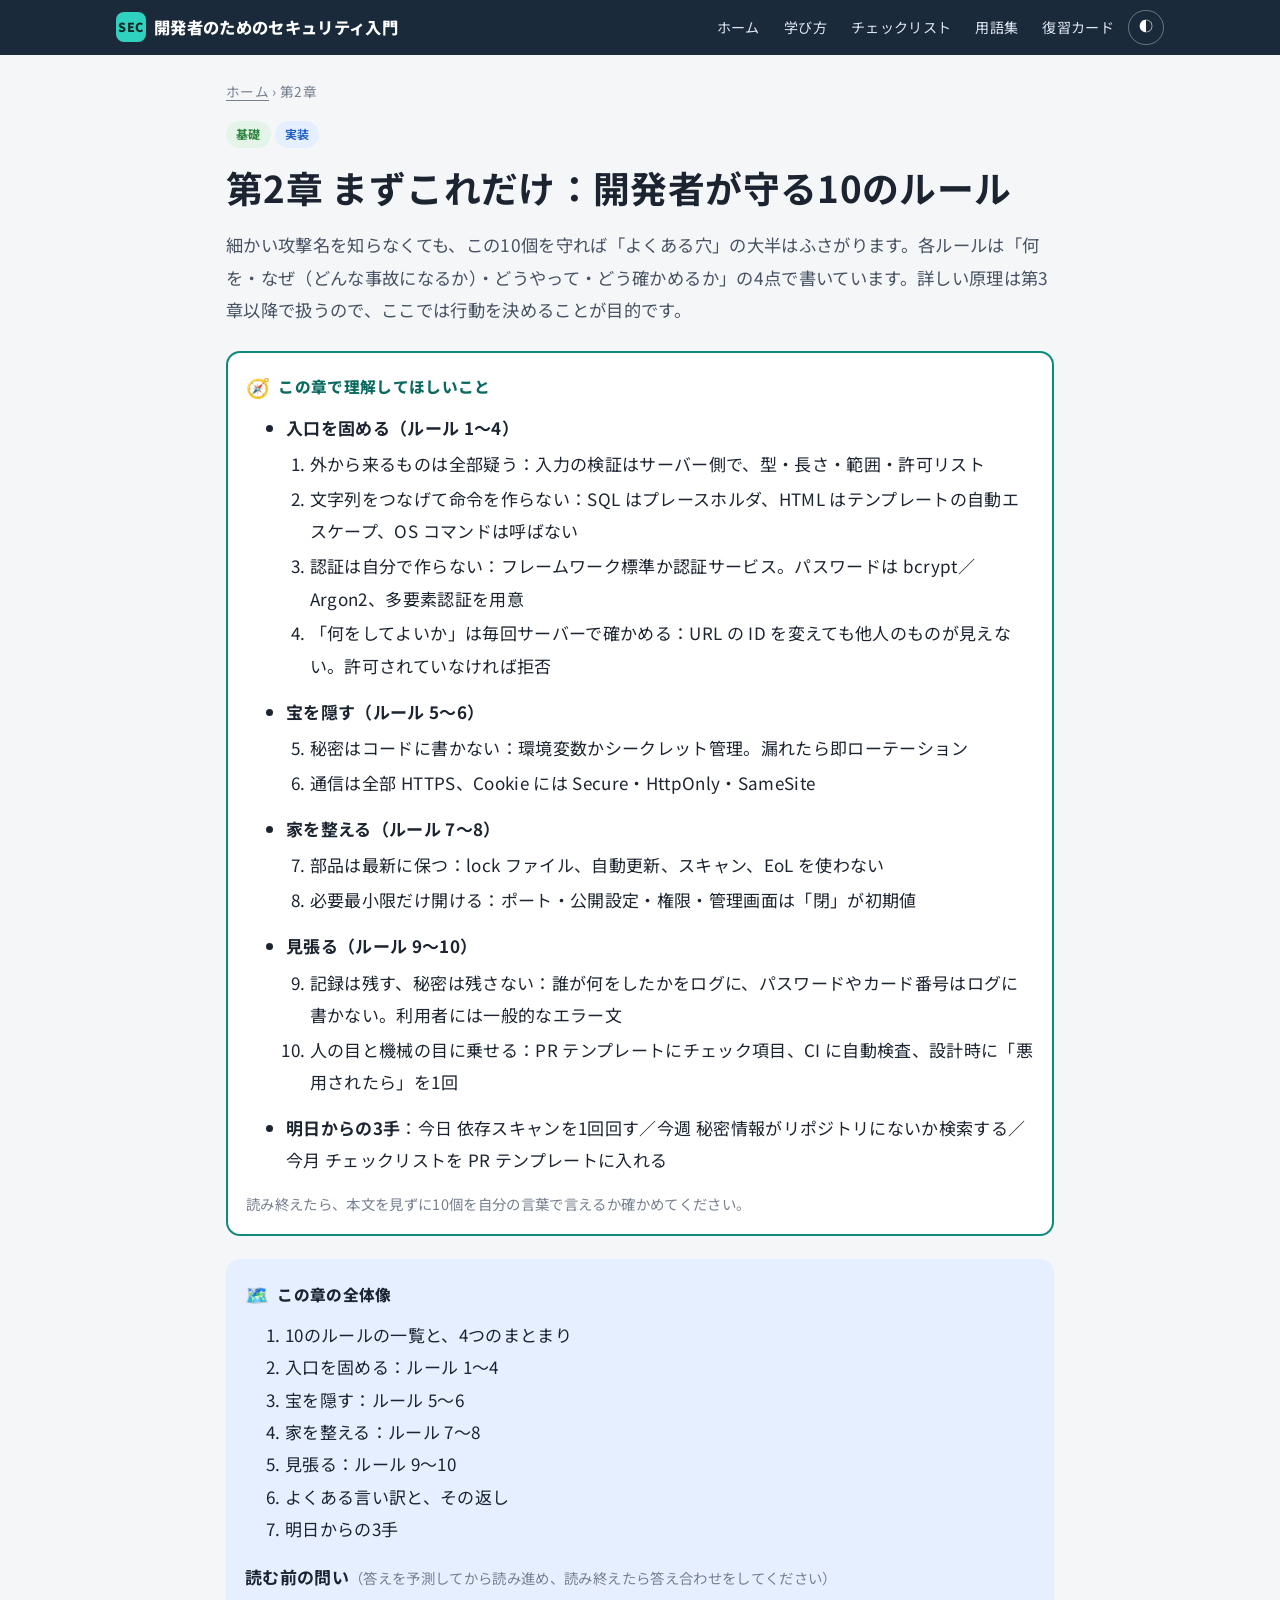
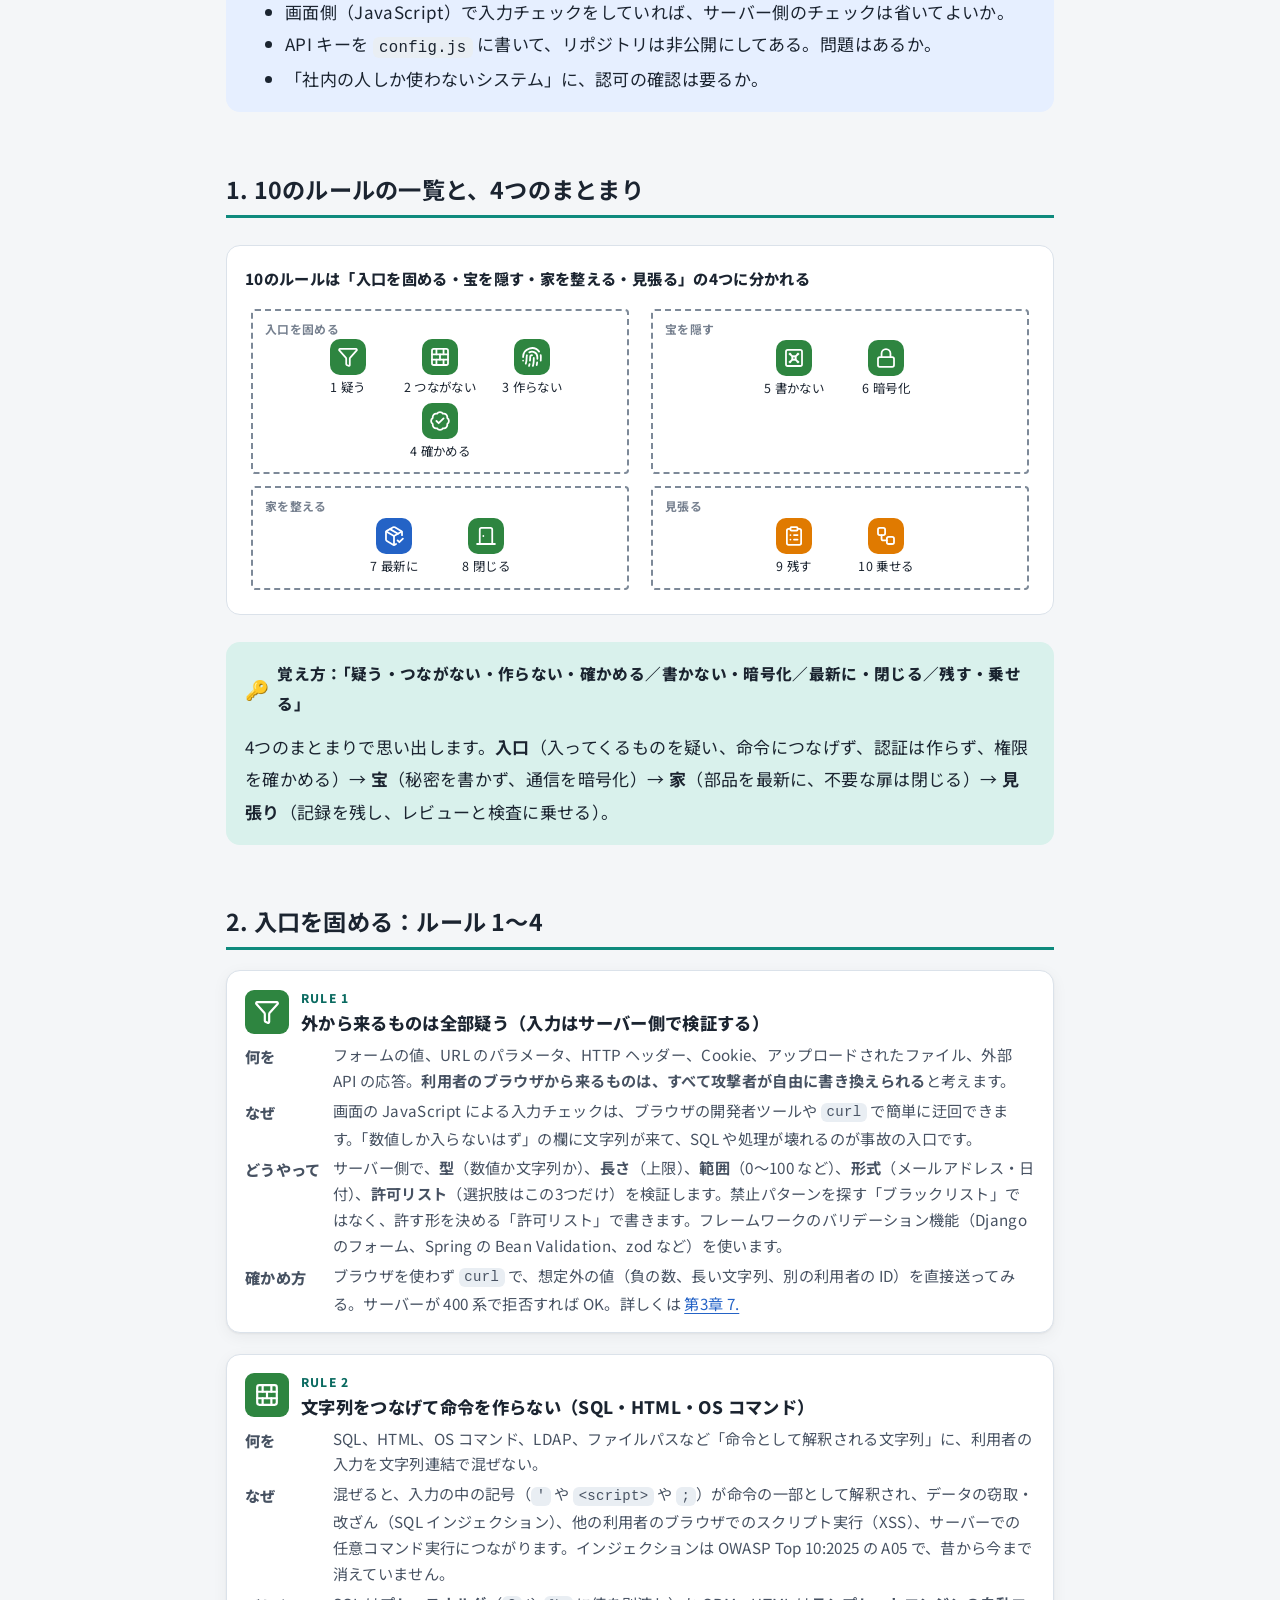
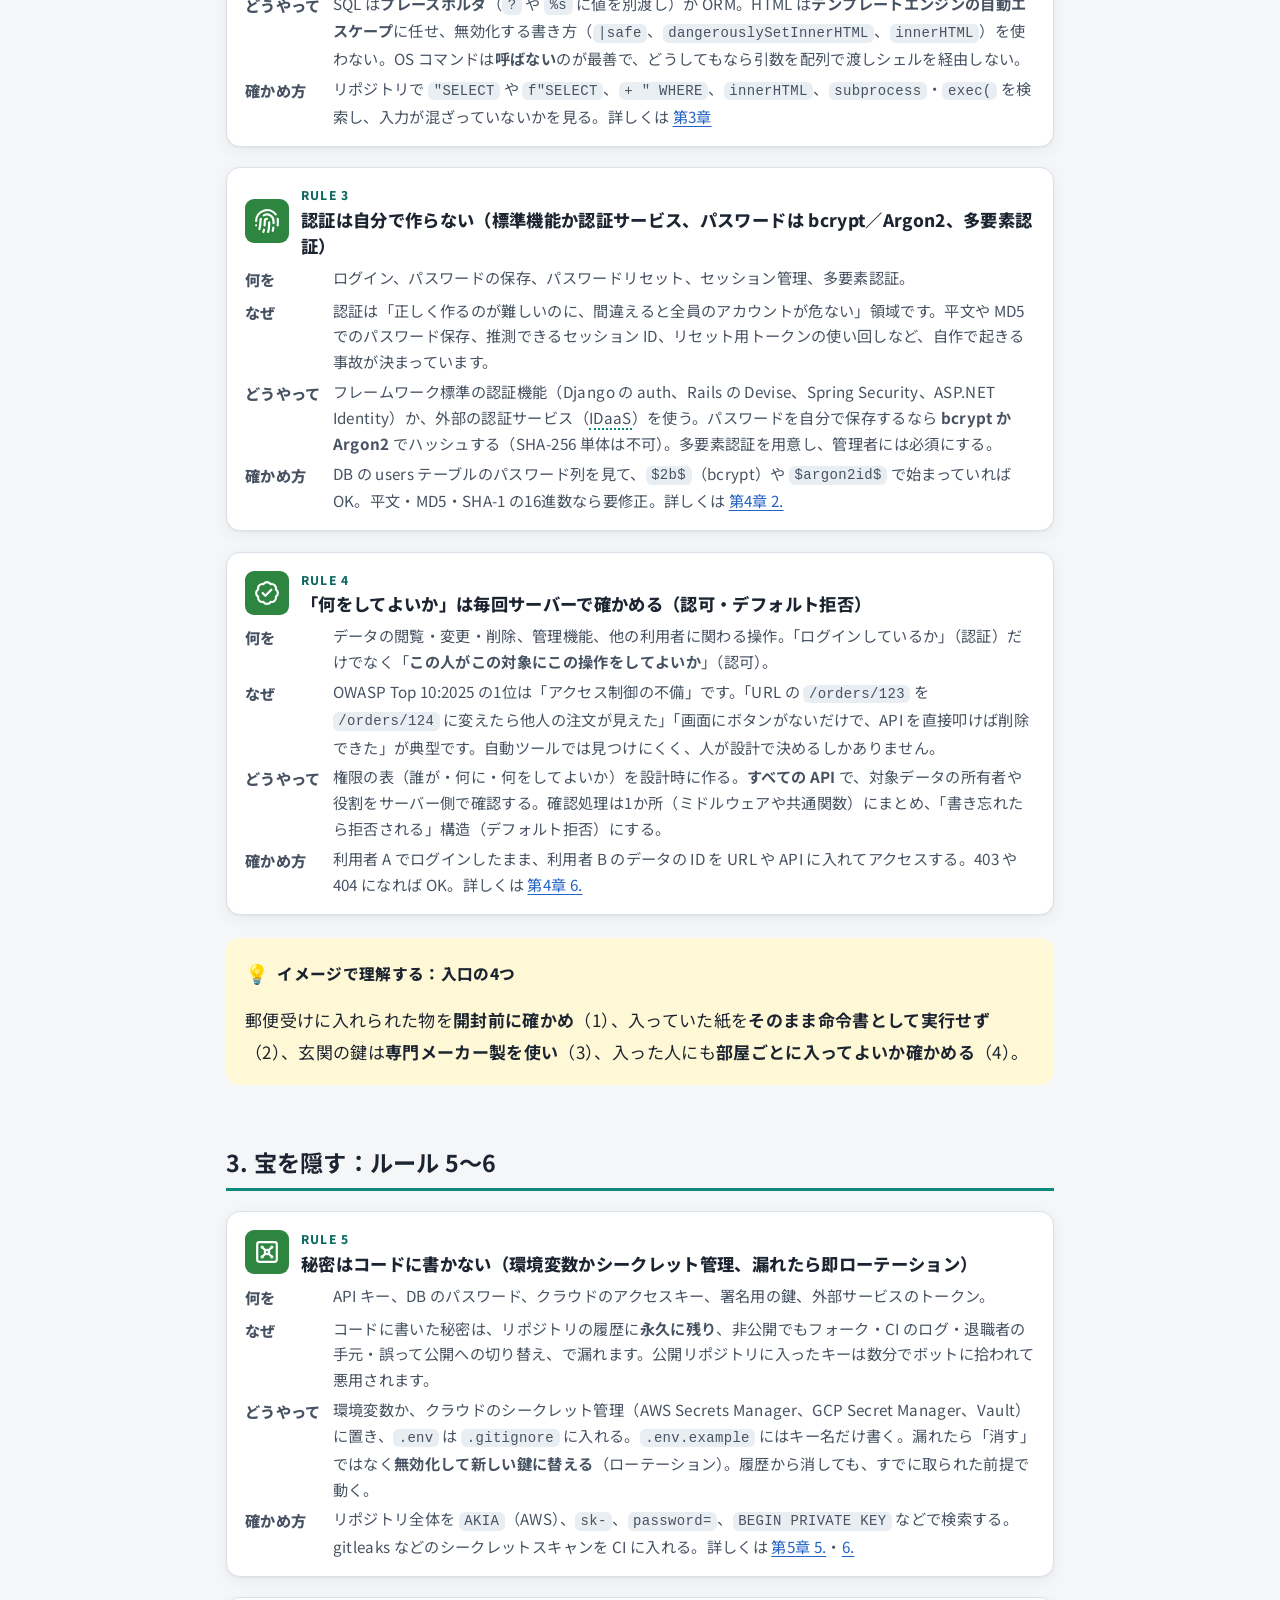
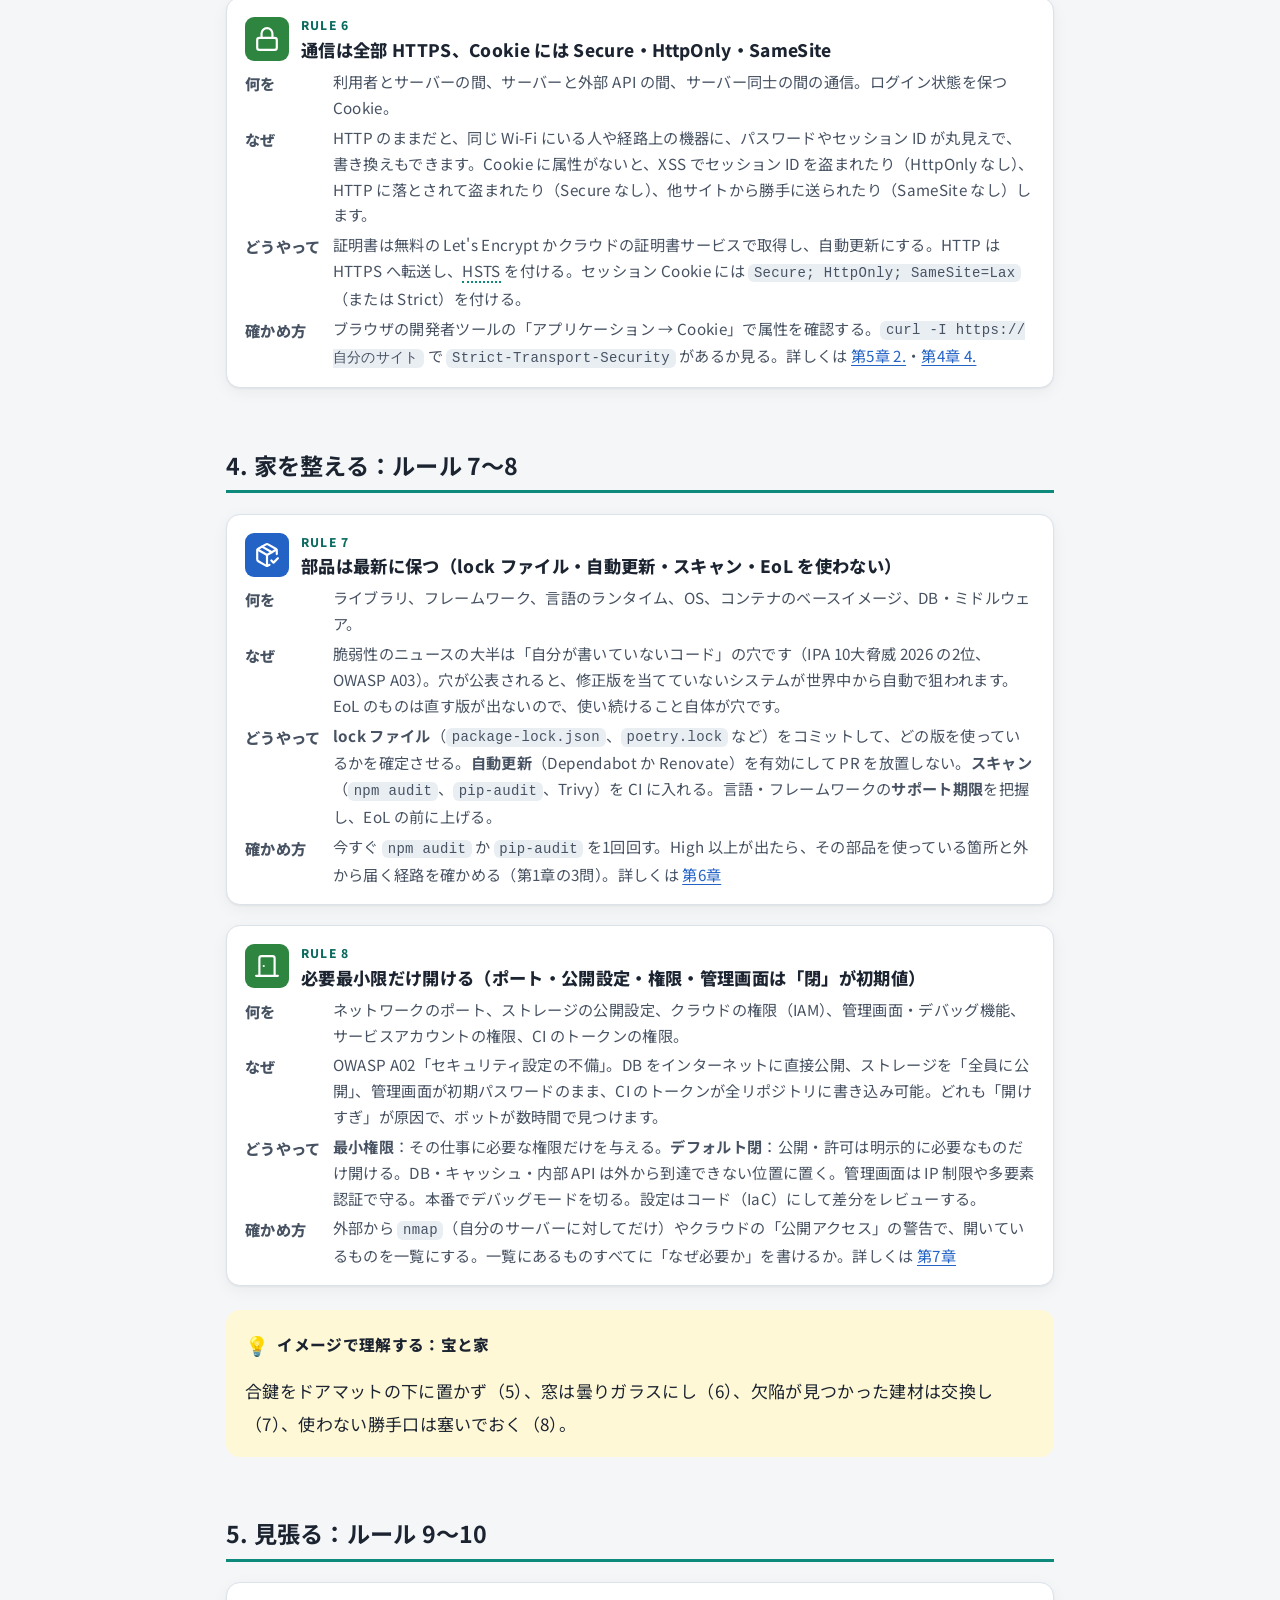
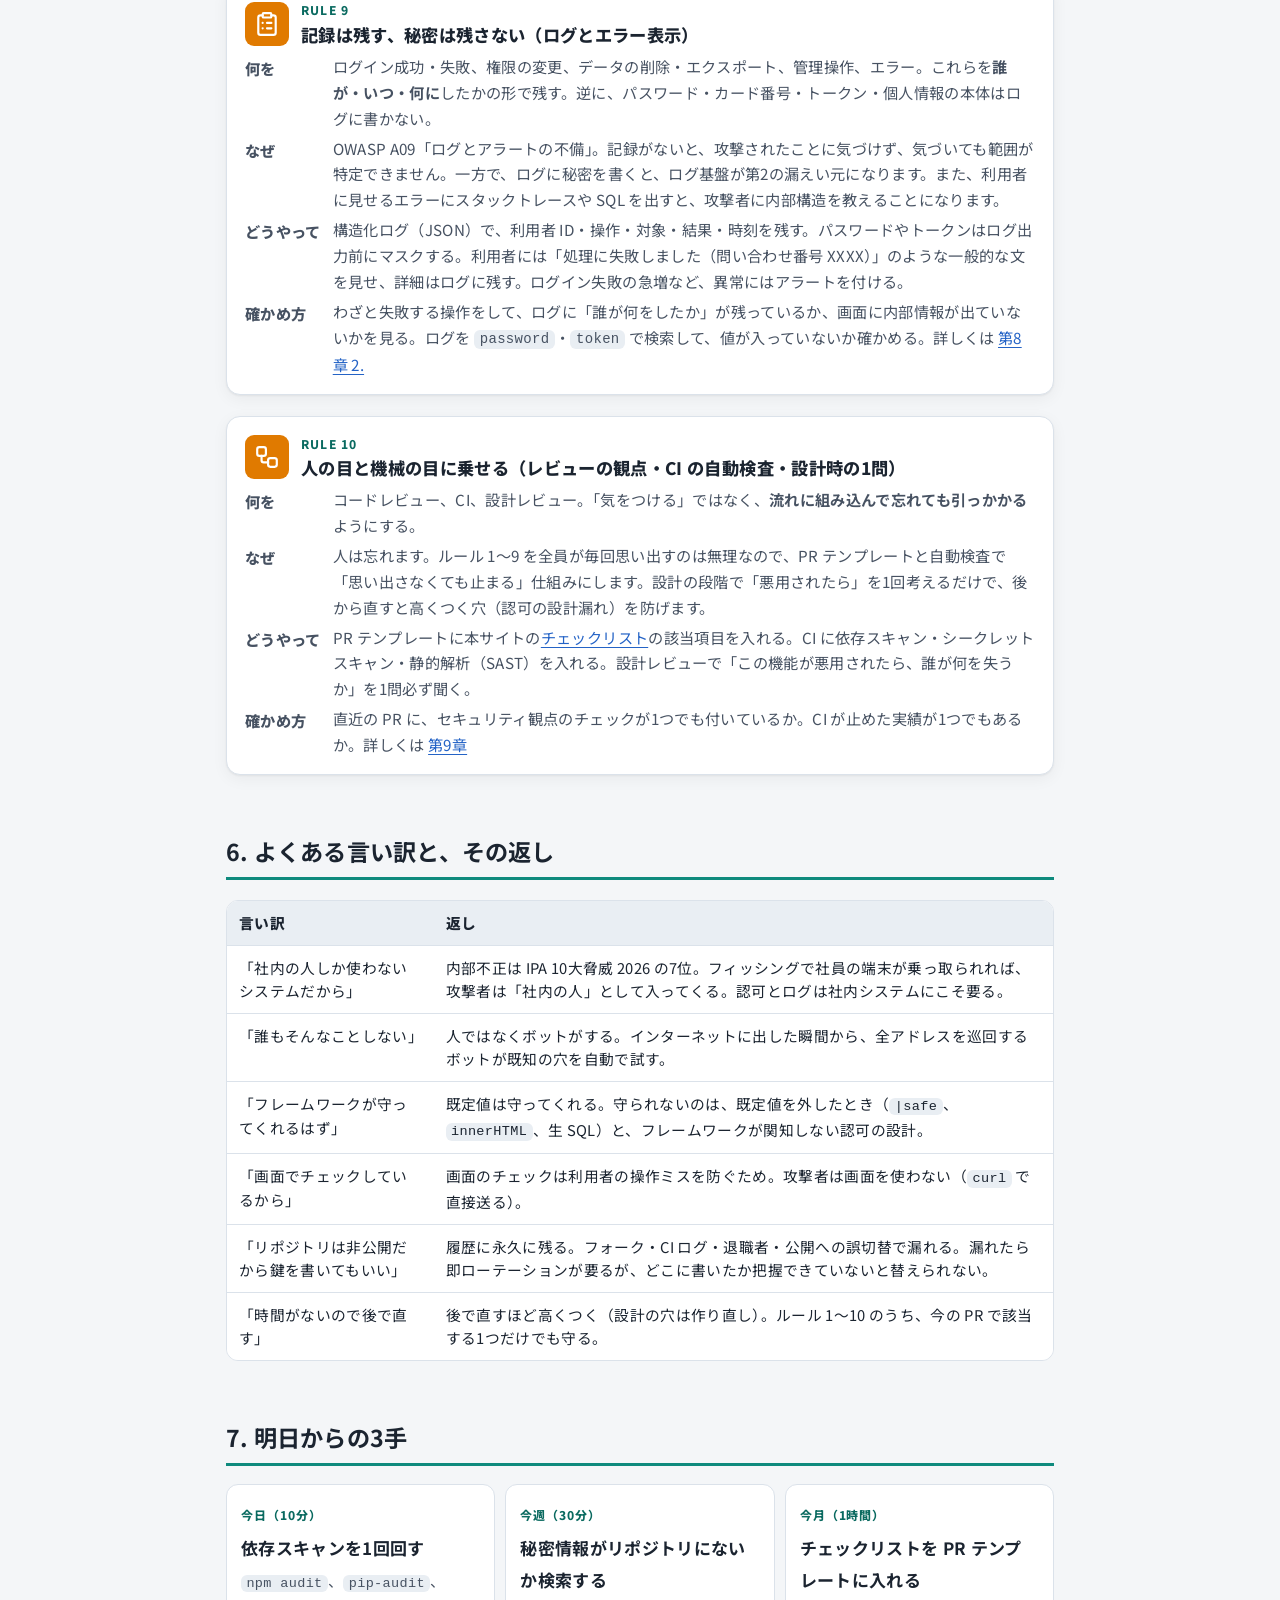
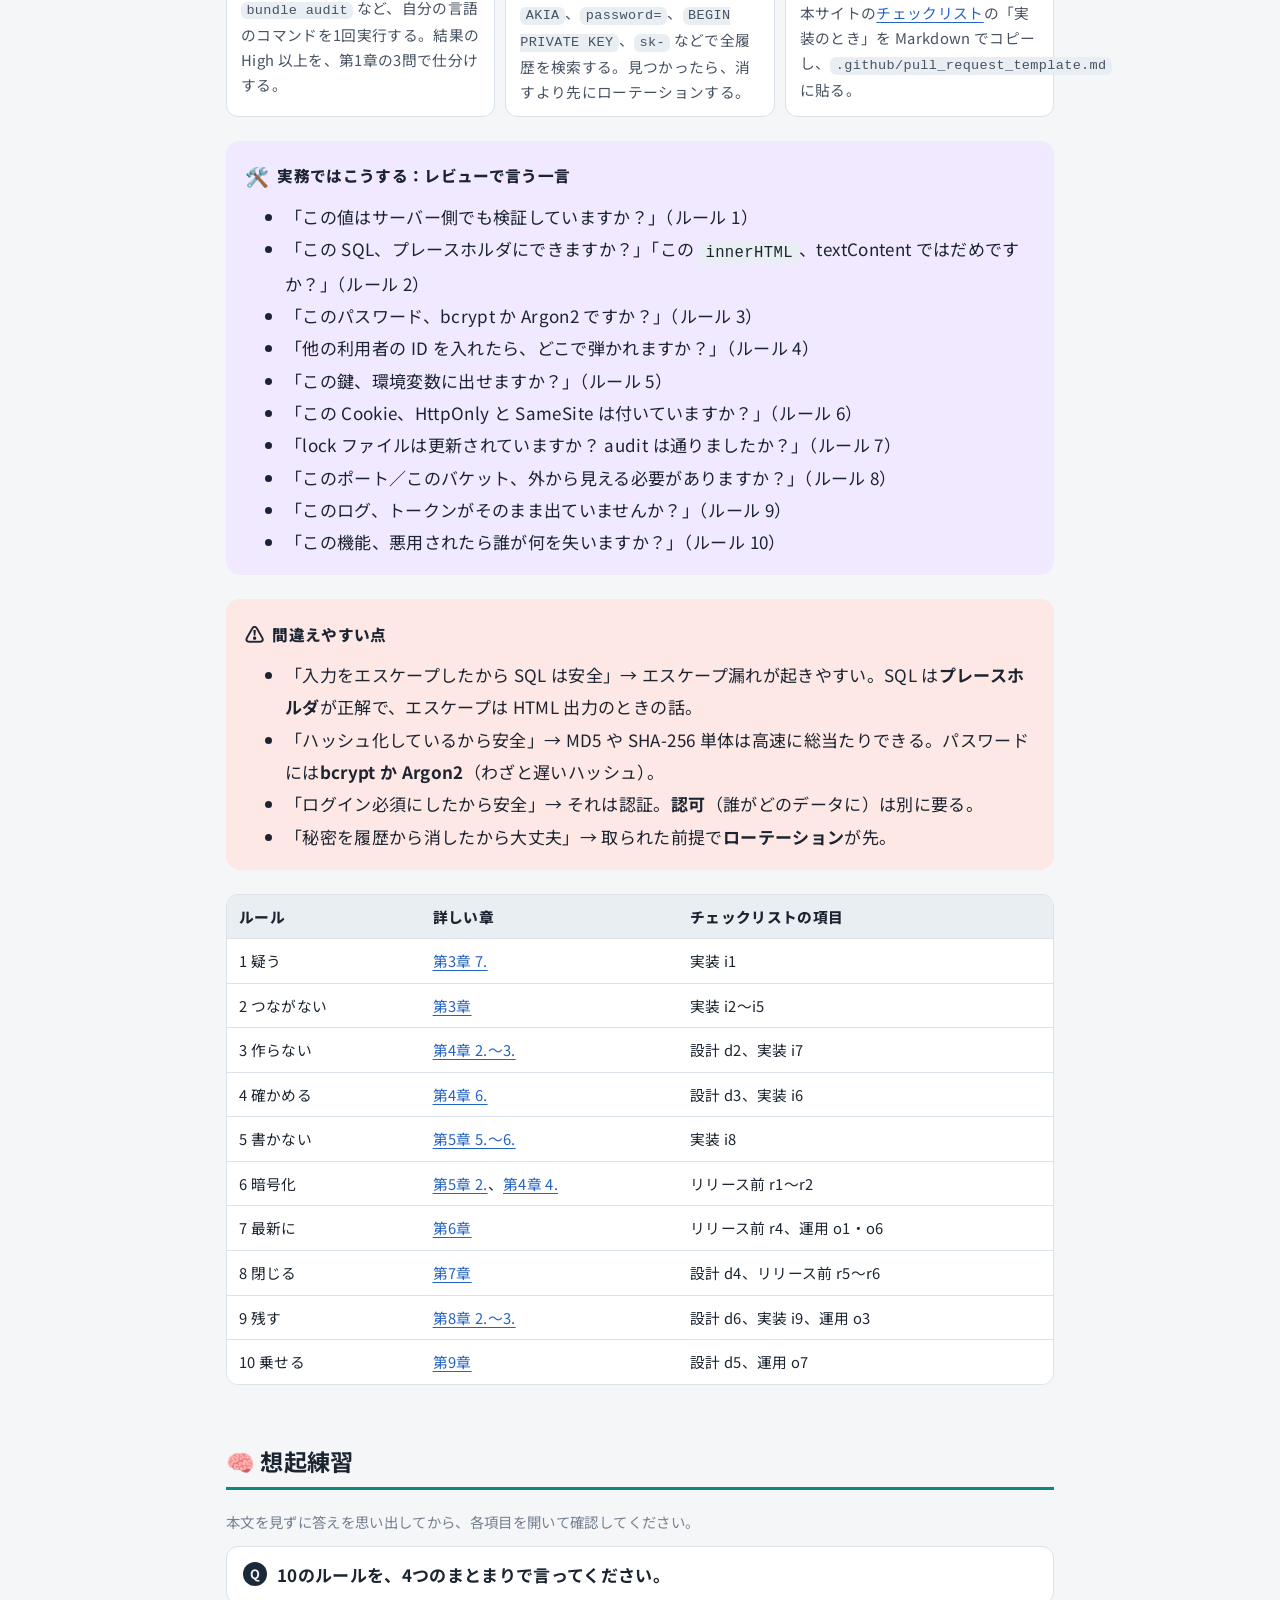
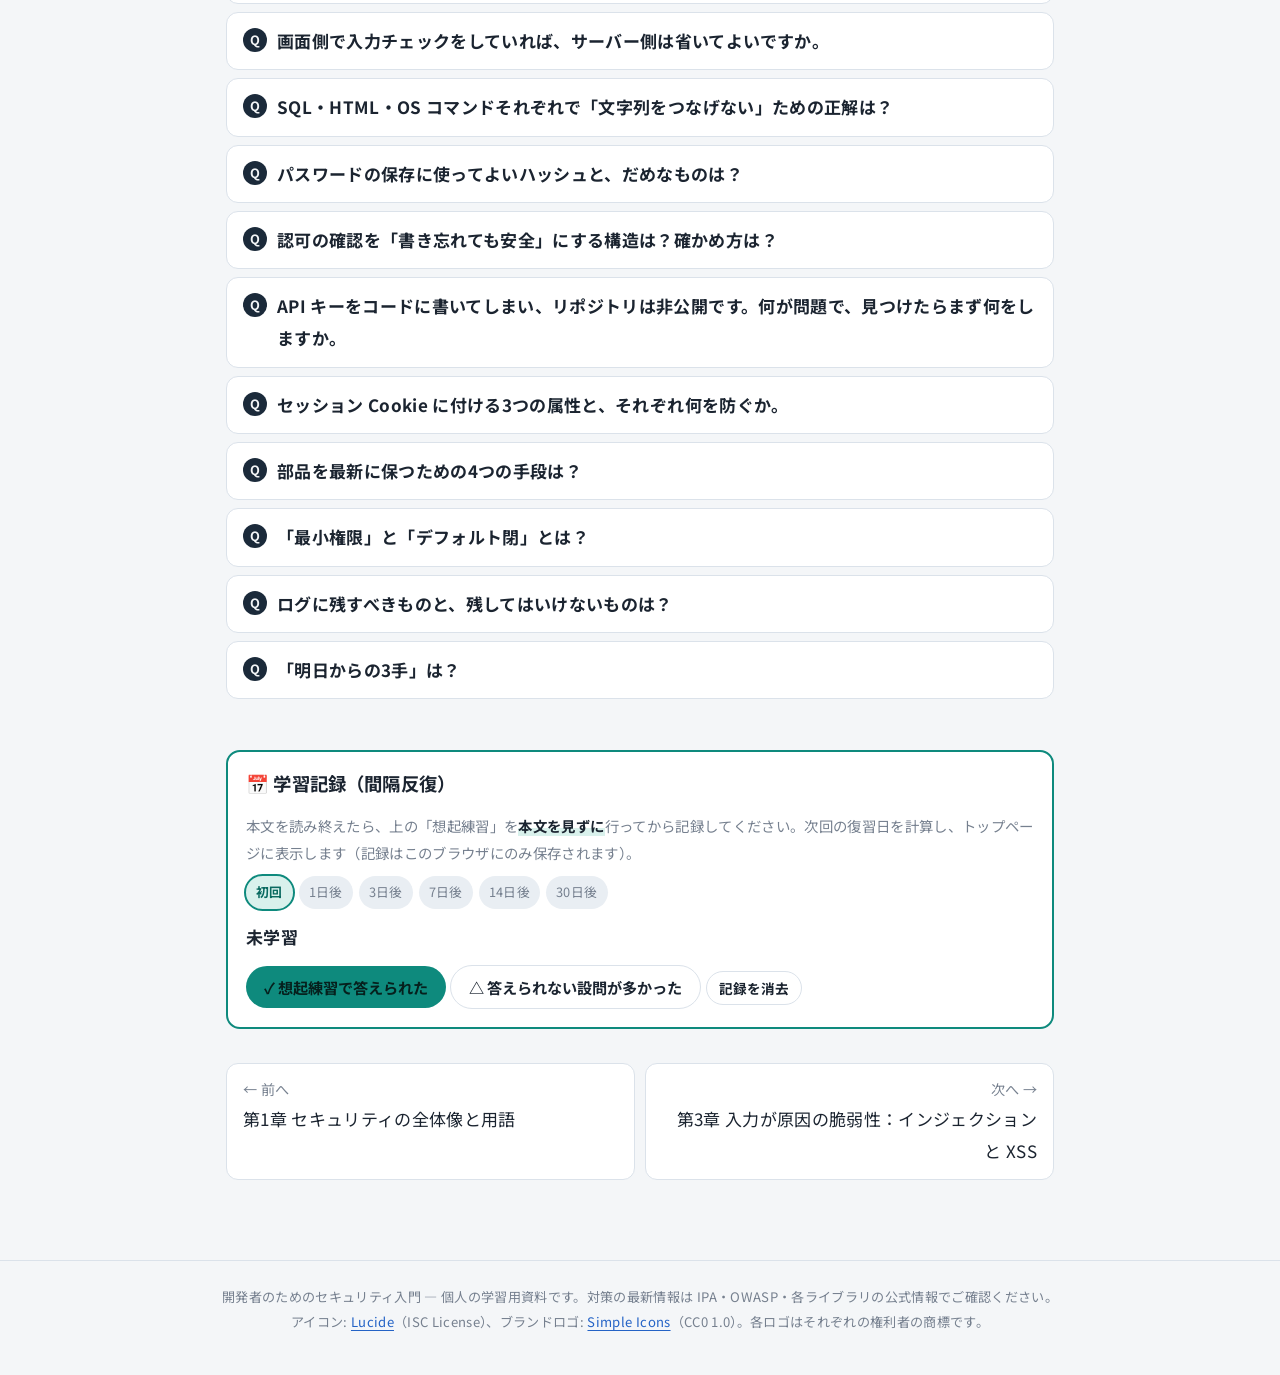
<file: docs/chapters/02-ten-rules.html>
<!doctype html>
<html lang="ja">
<head>
<meta charset="utf-8">
<meta name="viewport" content="width=device-width, initial-scale=1">
<title>まずこれだけ：開発者が守る10のルール | 開発者のためのセキュリティ入門</title>
<link rel="preconnect" href="https://fonts.googleapis.com">
<link href="https://fonts.googleapis.com/css2?family=Noto+Sans+JP:wght@400;700;800&display=swap" rel="stylesheet">
<link rel="stylesheet" href="../assets/style.css">
</head>
<body data-root="../" data-page="ch02">
<main class="wrap">
<div class="breadcrumb"><a href="../index.html">ホーム</a> › 第2章</div>
<p><span class="badge basic">基礎</span><span class="badge impl">実装</span></p>
<h1>第2章 まずこれだけ：開発者が守る10のルール</h1>
<p class="lead">細かい攻撃名を知らなくても、この10個を守れば「よくある穴」の大半はふさがります。各ルールは「何を・なぜ（どんな事故になるか）・どうやって・どう確かめるか」の4点で書いています。詳しい原理は第3章以降で扱うので、ここでは行動を決めることが目的です。</p>

<div class="box goal">
  <div class="box-title"><span class="em">🧭</span>この章で理解してほしいこと</div>
  <ul style="margin:0">
    <li><b>入口を固める（ルール 1〜4）</b>
      <ol>
        <li>外から来るものは全部疑う：入力の検証はサーバー側で、型・長さ・範囲・許可リスト</li>
        <li>文字列をつなげて命令を作らない：SQL はプレースホルダ、HTML はテンプレートの自動エスケープ、OS コマンドは呼ばない</li>
        <li>認証は自分で作らない：フレームワーク標準か認証サービス。パスワードは bcrypt／Argon2、多要素認証を用意</li>
        <li>「何をしてよいか」は毎回サーバーで確かめる：URL の ID を変えても他人のものが見えない。許可されていなければ拒否</li>
      </ol>
    </li>
    <li><b>宝を隠す（ルール 5〜6）</b>
      <ol start="5">
        <li>秘密はコードに書かない：環境変数かシークレット管理。漏れたら即ローテーション</li>
        <li>通信は全部 HTTPS、Cookie には Secure・HttpOnly・SameSite</li>
      </ol>
    </li>
    <li><b>家を整える（ルール 7〜8）</b>
      <ol start="7">
        <li>部品は最新に保つ：lock ファイル、自動更新、スキャン、EoL を使わない</li>
        <li>必要最小限だけ開ける：ポート・公開設定・権限・管理画面は「閉」が初期値</li>
      </ol>
    </li>
    <li><b>見張る（ルール 9〜10）</b>
      <ol start="9">
        <li>記録は残す、秘密は残さない：誰が何をしたかをログに、パスワードやカード番号はログに書かない。利用者には一般的なエラー文</li>
        <li>人の目と機械の目に乗せる：PR テンプレートにチェック項目、CI に自動検査、設計時に「悪用されたら」を1回</li>
      </ol>
    </li>
    <li><b>明日からの3手</b>：今日 依存スキャンを1回回す／今週 秘密情報がリポジトリにないか検索する／今月 チェックリストを PR テンプレートに入れる</li>
  </ul>
  <p class="muted" style="margin:.7em 0 0;font-size:.9rem">読み終えたら、本文を見ずに10個を自分の言葉で言えるか確かめてください。</p>
</div>

<div class="box map">
  <div class="box-title"><span class="em">🗺️</span>この章の全体像</div>
  <ol style="margin:0">
    <li>10のルールの一覧と、4つのまとまり</li>
    <li>入口を固める：ルール 1〜4</li>
    <li>宝を隠す：ルール 5〜6</li>
    <li>家を整える：ルール 7〜8</li>
    <li>見張る：ルール 9〜10</li>
    <li>よくある言い訳と、その返し</li>
    <li>明日からの3手</li>
  </ol>
  <p style="margin:.9em 0 .2em"><b>読む前の問い</b><small class="muted">（答えを予測してから読み進め、読み終えたら答え合わせをしてください）</small></p>
  <ul style="margin:0">
    <li>画面側（JavaScript）で入力チェックをしていれば、サーバー側のチェックは省いてよいか。</li>
    <li>API キーを <code>config.js</code> に書いて、リポジトリは非公開にしてある。問題はあるか。</li>
    <li>「社内の人しか使わないシステム」に、認可の確認は要るか。</li>
  </ul>
</div>

<h2 id="overview">1. 10のルールの一覧と、4つのまとまり</h2>
<div class="diagram">
  <div class="dtitle">10のルールは「入口を固める・宝を隠す・家を整える・見張る」の4つに分かれる</div>
  <div class="grp-row">
    <div class="grp plain"><div class="glabel"><span class="gtxt">入口を固める</span></div>
      <div class="flow wrap-ok">
        <div class="node sm"><img src="../assets/icons/defense/filter.svg" alt="">1 疑う</div>
        <div class="node sm"><img src="../assets/icons/defense/brick-wall.svg" alt="">2 つながない</div>
        <div class="node sm"><img src="../assets/icons/defense/fingerprint.svg" alt="">3 作らない</div>
        <div class="node sm"><img src="../assets/icons/defense/badge-check.svg" alt="">4 確かめる</div>
      </div>
    </div>
    <div class="grp plain"><div class="glabel"><span class="gtxt">宝を隠す</span></div>
      <div class="flow wrap-ok">
        <div class="node sm"><img src="../assets/icons/defense/vault.svg" alt="">5 書かない</div>
        <div class="node sm"><img src="../assets/icons/defense/lock.svg" alt="">6 暗号化</div>
      </div>
    </div>
  </div>
  <div class="grp-row">
    <div class="grp plain"><div class="glabel"><span class="gtxt">家を整える</span></div>
      <div class="flow wrap-ok">
        <div class="node sm"><img src="../assets/icons/asset/package-check.svg" alt="">7 最新に</div>
        <div class="node sm"><img src="../assets/icons/defense/door-closed.svg" alt="">8 閉じる</div>
      </div>
    </div>
    <div class="grp plain"><div class="glabel"><span class="gtxt">見張る</span></div>
      <div class="flow wrap-ok">
        <div class="node sm"><img src="../assets/icons/ops/clipboard-list.svg" alt="">9 残す</div>
        <div class="node sm"><img src="../assets/icons/ops/workflow.svg" alt="">10 乗せる</div>
      </div>
    </div>
  </div>
</div>
<div class="box hook">
  <div class="box-title"><span class="em">🔑</span>覚え方：「疑う・つながない・作らない・確かめる／書かない・暗号化／最新に・閉じる／残す・乗せる」</div>
  <p>4つのまとまりで思い出します。<b>入口</b>（入ってくるものを疑い、命令につなげず、認証は作らず、権限を確かめる）→ <b>宝</b>（秘密を書かず、通信を暗号化）→ <b>家</b>（部品を最新に、不要な扉は閉じる）→ <b>見張り</b>（記録を残し、レビューと検査に乗せる）。</p>
</div>

<h2 id="group1">2. 入口を固める：ルール 1〜4</h2>

<div class="rule" id="rule1">
  <div class="rhead"><img src="../assets/icons/defense/filter.svg" alt=""><div><div class="rnum">RULE 1</div><div class="rtitle">外から来るものは全部疑う（入力はサーバー側で検証する）</div></div></div>
  <dl>
    <dt>何を</dt><dd>フォームの値、URL のパラメータ、HTTP ヘッダー、Cookie、アップロードされたファイル、外部 API の応答。<b>利用者のブラウザから来るものは、すべて攻撃者が自由に書き換えられる</b>と考えます。</dd>
    <dt>なぜ</dt><dd>画面の JavaScript による入力チェックは、ブラウザの開発者ツールや <code>curl</code> で簡単に迂回できます。「数値しか入らないはず」の欄に文字列が来て、SQL や処理が壊れるのが事故の入口です。</dd>
    <dt>どうやって</dt><dd>サーバー側で、<b>型</b>（数値か文字列か）、<b>長さ</b>（上限）、<b>範囲</b>（0〜100 など）、<b>形式</b>（メールアドレス・日付）、<b>許可リスト</b>（選択肢はこの3つだけ）を検証します。禁止パターンを探す「ブラックリスト」ではなく、許す形を決める「許可リスト」で書きます。フレームワークのバリデーション機能（Django のフォーム、Spring の Bean Validation、zod など）を使います。</dd>
    <dt>確かめ方</dt><dd>ブラウザを使わず <code>curl</code> で、想定外の値（負の数、長い文字列、別の利用者の ID）を直接送ってみる。サーバーが 400 系で拒否すれば OK。詳しくは <a href="03-injection-xss.html#validation">第3章 7.</a></dd>
  </dl>
</div>

<div class="rule" id="rule2">
  <div class="rhead"><img src="../assets/icons/defense/brick-wall.svg" alt=""><div><div class="rnum">RULE 2</div><div class="rtitle">文字列をつなげて命令を作らない（SQL・HTML・OS コマンド）</div></div></div>
  <dl>
    <dt>何を</dt><dd>SQL、HTML、OS コマンド、LDAP、ファイルパスなど「命令として解釈される文字列」に、利用者の入力を文字列連結で混ぜない。</dd>
    <dt>なぜ</dt><dd>混ぜると、入力の中の記号（<code>'</code> や <code>&lt;script&gt;</code> や <code>;</code>）が命令の一部として解釈され、データの窃取・改ざん（SQL インジェクション）、他の利用者のブラウザでのスクリプト実行（XSS）、サーバーでの任意コマンド実行につながります。インジェクションは OWASP Top 10:2025 の A05 で、昔から今まで消えていません。</dd>
    <dt>どうやって</dt><dd>SQL は<b>プレースホルダ</b>（<code>?</code> や <code>%s</code> に値を別渡し）か ORM。HTML は<b>テンプレートエンジンの自動エスケープ</b>に任せ、無効化する書き方（<code>|safe</code>、<code>dangerouslySetInnerHTML</code>、<code>innerHTML</code>）を使わない。OS コマンドは<b>呼ばない</b>のが最善で、どうしてもなら引数を配列で渡しシェルを経由しない。</dd>
    <dt>確かめ方</dt><dd>リポジトリで <code>"SELECT</code> や <code>f"SELECT</code>、<code>+ " WHERE</code>、<code>innerHTML</code>、<code>subprocess</code>・<code>exec(</code> を検索し、入力が混ざっていないかを見る。詳しくは <a href="03-injection-xss.html">第3章</a></dd>
  </dl>
</div>

<div class="rule" id="rule3">
  <div class="rhead"><img src="../assets/icons/defense/fingerprint.svg" alt=""><div><div class="rnum">RULE 3</div><div class="rtitle">認証は自分で作らない（標準機能か認証サービス、パスワードは bcrypt／Argon2、多要素認証）</div></div></div>
  <dl>
    <dt>何を</dt><dd>ログイン、パスワードの保存、パスワードリセット、セッション管理、多要素認証。</dd>
    <dt>なぜ</dt><dd>認証は「正しく作るのが難しいのに、間違えると全員のアカウントが危ない」領域です。平文や MD5 でのパスワード保存、推測できるセッション ID、リセット用トークンの使い回しなど、自作で起きる事故が決まっています。</dd>
    <dt>どうやって</dt><dd>フレームワーク標準の認証機能（Django の auth、Rails の Devise、Spring Security、ASP.NET Identity）か、外部の認証サービス（<span class="term" data-tip="IDaaS：ログイン・会員管理をクラウドで提供するサービス。Auth0、Amazon Cognito、Firebase Authentication、Keycloak（自前運用）など。">IDaaS</span>）を使う。パスワードを自分で保存するなら <b>bcrypt か Argon2</b> でハッシュする（SHA-256 単体は不可）。多要素認証を用意し、管理者には必須にする。</dd>
    <dt>確かめ方</dt><dd>DB の users テーブルのパスワード列を見て、<code>$2b$</code>（bcrypt）や <code>$argon2id$</code> で始まっていれば OK。平文・MD5・SHA-1 の16進数なら要修正。詳しくは <a href="04-auth-session.html#password">第4章 2.</a></dd>
  </dl>
</div>

<div class="rule" id="rule4">
  <div class="rhead"><img src="../assets/icons/defense/badge-check.svg" alt=""><div><div class="rnum">RULE 4</div><div class="rtitle">「何をしてよいか」は毎回サーバーで確かめる（認可・デフォルト拒否）</div></div></div>
  <dl>
    <dt>何を</dt><dd>データの閲覧・変更・削除、管理機能、他の利用者に関わる操作。「ログインしているか」（認証）だけでなく「<b>この人がこの対象にこの操作をしてよいか</b>」（認可）。</dd>
    <dt>なぜ</dt><dd>OWASP Top 10:2025 の1位は「アクセス制御の不備」です。「URL の <code>/orders/123</code> を <code>/orders/124</code> に変えたら他人の注文が見えた」「画面にボタンがないだけで、API を直接叩けば削除できた」が典型です。自動ツールでは見つけにくく、人が設計で決めるしかありません。</dd>
    <dt>どうやって</dt><dd>権限の表（誰が・何に・何をしてよいか）を設計時に作る。<b>すべての API</b> で、対象データの所有者や役割をサーバー側で確認する。確認処理は1か所（ミドルウェアや共通関数）にまとめ、「書き忘れたら拒否される」構造（デフォルト拒否）にする。</dd>
    <dt>確かめ方</dt><dd>利用者 A でログインしたまま、利用者 B のデータの ID を URL や API に入れてアクセスする。403 や 404 になれば OK。詳しくは <a href="04-auth-session.html#authz">第4章 6.</a></dd>
  </dl>
</div>

<div class="box story">
  <div class="box-title"><span class="em">💡</span>イメージで理解する：入口の4つ</div>
  <p>郵便受けに入れられた物を<b>開封前に確かめ</b>（1）、入っていた紙を<b>そのまま命令書として実行せず</b>（2）、玄関の鍵は<b>専門メーカー製を使い</b>（3）、入った人にも<b>部屋ごとに入ってよいか確かめる</b>（4）。</p>
</div>

<h2 id="group2">3. 宝を隠す：ルール 5〜6</h2>

<div class="rule" id="rule5">
  <div class="rhead"><img src="../assets/icons/defense/vault.svg" alt=""><div><div class="rnum">RULE 5</div><div class="rtitle">秘密はコードに書かない（環境変数かシークレット管理、漏れたら即ローテーション）</div></div></div>
  <dl>
    <dt>何を</dt><dd>API キー、DB のパスワード、クラウドのアクセスキー、署名用の鍵、外部サービスのトークン。</dd>
    <dt>なぜ</dt><dd>コードに書いた秘密は、リポジトリの履歴に<b>永久に残り</b>、非公開でもフォーク・CI のログ・退職者の手元・誤って公開への切り替え、で漏れます。公開リポジトリに入ったキーは数分でボットに拾われて悪用されます。</dd>
    <dt>どうやって</dt><dd>環境変数か、クラウドのシークレット管理（AWS Secrets Manager、GCP Secret Manager、Vault）に置き、<code>.env</code> は <code>.gitignore</code> に入れる。<code>.env.example</code> にはキー名だけ書く。漏れたら「消す」ではなく<b>無効化して新しい鍵に替える</b>（ローテーション）。履歴から消しても、すでに取られた前提で動く。</dd>
    <dt>確かめ方</dt><dd>リポジトリ全体を <code>AKIA</code>（AWS）、<code>sk-</code>、<code>password=</code>、<code>BEGIN PRIVATE KEY</code> などで検索する。gitleaks などのシークレットスキャンを CI に入れる。詳しくは <a href="05-crypto-secrets.html#secrets">第5章 5.</a>・<a href="05-crypto-secrets.html#leaked">6.</a></dd>
  </dl>
</div>

<div class="rule" id="rule6">
  <div class="rhead"><img src="../assets/icons/defense/lock.svg" alt=""><div><div class="rnum">RULE 6</div><div class="rtitle">通信は全部 HTTPS、Cookie には Secure・HttpOnly・SameSite</div></div></div>
  <dl>
    <dt>何を</dt><dd>利用者とサーバーの間、サーバーと外部 API の間、サーバー同士の間の通信。ログイン状態を保つ Cookie。</dd>
    <dt>なぜ</dt><dd>HTTP のままだと、同じ Wi-Fi にいる人や経路上の機器に、パスワードやセッション ID が丸見えで、書き換えもできます。Cookie に属性がないと、XSS でセッション ID を盗まれたり（HttpOnly なし）、HTTP に落とされて盗まれたり（Secure なし）、他サイトから勝手に送られたり（SameSite なし）します。</dd>
    <dt>どうやって</dt><dd>証明書は無料の Let's Encrypt かクラウドの証明書サービスで取得し、自動更新にする。HTTP は HTTPS へ転送し、<span class="term" data-tip="HSTS（HTTP Strict Transport Security）：このサイトには今後 HTTPS でだけ接続せよ、とブラウザに記憶させる応答ヘッダー。">HSTS</span> を付ける。セッション Cookie には <code>Secure; HttpOnly; SameSite=Lax</code>（または Strict）を付ける。</dd>
    <dt>確かめ方</dt><dd>ブラウザの開発者ツールの「アプリケーション → Cookie」で属性を確認する。<code>curl -I https://自分のサイト</code> で <code>Strict-Transport-Security</code> があるか見る。詳しくは <a href="05-crypto-secrets.html#tls">第5章 2.</a>・<a href="04-auth-session.html#cookie">第4章 4.</a></dd>
  </dl>
</div>

<h2 id="group3">4. 家を整える：ルール 7〜8</h2>

<div class="rule" id="rule7">
  <div class="rhead"><img src="../assets/icons/asset/package-check.svg" alt=""><div><div class="rnum">RULE 7</div><div class="rtitle">部品は最新に保つ（lock ファイル・自動更新・スキャン・EoL を使わない）</div></div></div>
  <dl>
    <dt>何を</dt><dd>ライブラリ、フレームワーク、言語のランタイム、OS、コンテナのベースイメージ、DB・ミドルウェア。</dd>
    <dt>なぜ</dt><dd>脆弱性のニュースの大半は「自分が書いていないコード」の穴です（IPA 10大脅威 2026 の2位、OWASP A03）。穴が公表されると、修正版を当てていないシステムが世界中から自動で狙われます。EoL のものは直す版が出ないので、使い続けること自体が穴です。</dd>
    <dt>どうやって</dt><dd><b>lock ファイル</b>（<code>package-lock.json</code>、<code>poetry.lock</code> など）をコミットして、どの版を使っているかを確定させる。<b>自動更新</b>（Dependabot か Renovate）を有効にして PR を放置しない。<b>スキャン</b>（<code>npm audit</code>、<code>pip-audit</code>、Trivy）を CI に入れる。言語・フレームワークの<b>サポート期限</b>を把握し、EoL の前に上げる。</dd>
    <dt>確かめ方</dt><dd>今すぐ <code>npm audit</code> か <code>pip-audit</code> を1回回す。High 以上が出たら、その部品を使っている箇所と外から届く経路を確かめる（第1章の3問）。詳しくは <a href="06-dependencies.html">第6章</a></dd>
  </dl>
</div>

<div class="rule" id="rule8">
  <div class="rhead"><img src="../assets/icons/defense/door-closed.svg" alt=""><div><div class="rnum">RULE 8</div><div class="rtitle">必要最小限だけ開ける（ポート・公開設定・権限・管理画面は「閉」が初期値）</div></div></div>
  <dl>
    <dt>何を</dt><dd>ネットワークのポート、ストレージの公開設定、クラウドの権限（IAM）、管理画面・デバッグ機能、サービスアカウントの権限、CI のトークンの権限。</dd>
    <dt>なぜ</dt><dd>OWASP A02「セキュリティ設定の不備」。DB をインターネットに直接公開、ストレージを「全員に公開」、管理画面が初期パスワードのまま、CI のトークンが全リポジトリに書き込み可能。どれも「開けすぎ」が原因で、ボットが数時間で見つけます。</dd>
    <dt>どうやって</dt><dd><b>最小権限</b>：その仕事に必要な権限だけを与える。<b>デフォルト閉</b>：公開・許可は明示的に必要なものだけ開ける。DB・キャッシュ・内部 API は外から到達できない位置に置く。管理画面は IP 制限や多要素認証で守る。本番でデバッグモードを切る。設定はコード（IaC）にして差分をレビューする。</dd>
    <dt>確かめ方</dt><dd>外部から <code>nmap</code>（自分のサーバーに対してだけ）やクラウドの「公開アクセス」の警告で、開いているものを一覧にする。一覧にあるものすべてに「なぜ必要か」を書けるか。詳しくは <a href="07-infra-cloud.html">第7章</a></dd>
  </dl>
</div>

<div class="box story">
  <div class="box-title"><span class="em">💡</span>イメージで理解する：宝と家</div>
  <p>合鍵をドアマットの下に置かず（5）、窓は曇りガラスにし（6）、欠陥が見つかった建材は交換し（7）、使わない勝手口は塞いでおく（8）。</p>
</div>

<h2 id="group4">5. 見張る：ルール 9〜10</h2>

<div class="rule" id="rule9">
  <div class="rhead"><img src="../assets/icons/ops/clipboard-list.svg" alt=""><div><div class="rnum">RULE 9</div><div class="rtitle">記録は残す、秘密は残さない（ログとエラー表示）</div></div></div>
  <dl>
    <dt>何を</dt><dd>ログイン成功・失敗、権限の変更、データの削除・エクスポート、管理操作、エラー。これらを<b>誰が・いつ・何に</b>したかの形で残す。逆に、パスワード・カード番号・トークン・個人情報の本体はログに書かない。</dd>
    <dt>なぜ</dt><dd>OWASP A09「ログとアラートの不備」。記録がないと、攻撃されたことに気づけず、気づいても範囲が特定できません。一方で、ログに秘密を書くと、ログ基盤が第2の漏えい元になります。また、利用者に見せるエラーにスタックトレースや SQL を出すと、攻撃者に内部構造を教えることになります。</dd>
    <dt>どうやって</dt><dd>構造化ログ（JSON）で、利用者 ID・操作・対象・結果・時刻を残す。パスワードやトークンはログ出力前にマスクする。利用者には「処理に失敗しました（問い合わせ番号 XXXX）」のような一般的な文を見せ、詳細はログに残す。ログイン失敗の急増など、異常にはアラートを付ける。</dd>
    <dt>確かめ方</dt><dd>わざと失敗する操作をして、ログに「誰が何をしたか」が残っているか、画面に内部情報が出ていないかを見る。ログを <code>password</code>・<code>token</code> で検索して、値が入っていないか確かめる。詳しくは <a href="08-operations-incident.html#logging">第8章 2.</a></dd>
  </dl>
</div>

<div class="rule" id="rule10">
  <div class="rhead"><img src="../assets/icons/ops/workflow.svg" alt=""><div><div class="rnum">RULE 10</div><div class="rtitle">人の目と機械の目に乗せる（レビューの観点・CI の自動検査・設計時の1問）</div></div></div>
  <dl>
    <dt>何を</dt><dd>コードレビュー、CI、設計レビュー。「気をつける」ではなく、<b>流れに組み込んで忘れても引っかかる</b>ようにする。</dd>
    <dt>なぜ</dt><dd>人は忘れます。ルール 1〜9 を全員が毎回思い出すのは無理なので、PR テンプレートと自動検査で「思い出さなくても止まる」仕組みにします。設計の段階で「悪用されたら」を1回考えるだけで、後から直すと高くつく穴（認可の設計漏れ）を防げます。</dd>
    <dt>どうやって</dt><dd>PR テンプレートに本サイトの<a href="../checklist.html">チェックリスト</a>の該当項目を入れる。CI に依存スキャン・シークレットスキャン・静的解析（SAST）を入れる。設計レビューで「この機能が悪用されたら、誰が何を失うか」を1問必ず聞く。</dd>
    <dt>確かめ方</dt><dd>直近の PR に、セキュリティ観点のチェックが1つでも付いているか。CI が止めた実績が1つでもあるか。詳しくは <a href="09-secure-process.html">第9章</a></dd>
  </dl>
</div>

<h2 id="excuses">6. よくある言い訳と、その返し</h2>
<div class="table-wrap"><table>
  <tr><th>言い訳</th><th>返し</th></tr>
  <tr><td>「社内の人しか使わないシステムだから」</td><td>内部不正は IPA 10大脅威 2026 の7位。フィッシングで社員の端末が乗っ取られれば、攻撃者は「社内の人」として入ってくる。認可とログは社内システムにこそ要る。</td></tr>
  <tr><td>「誰もそんなことしない」</td><td>人ではなくボットがする。インターネットに出した瞬間から、全アドレスを巡回するボットが既知の穴を自動で試す。</td></tr>
  <tr><td>「フレームワークが守ってくれるはず」</td><td>既定値は守ってくれる。守られないのは、既定値を外したとき（<code>|safe</code>、<code>innerHTML</code>、生 SQL）と、フレームワークが関知しない認可の設計。</td></tr>
  <tr><td>「画面でチェックしているから」</td><td>画面のチェックは利用者の操作ミスを防ぐため。攻撃者は画面を使わない（<code>curl</code> で直接送る）。</td></tr>
  <tr><td>「リポジトリは非公開だから鍵を書いてもいい」</td><td>履歴に永久に残る。フォーク・CI ログ・退職者・公開への誤切替で漏れる。漏れたら即ローテーションが要るが、どこに書いたか把握できていないと替えられない。</td></tr>
  <tr><td>「時間がないので後で直す」</td><td>後で直すほど高くつく（設計の穴は作り直し）。ルール 1〜10 のうち、今の PR で該当する1つだけでも守る。</td></tr>
</table></div>

<h2 id="next">7. 明日からの3手</h2>
<div class="steps-grid">
  <div class="step"><span class="k">今日（10分）</span><b>依存スキャンを1回回す</b><p><code>npm audit</code>、<code>pip-audit</code>、<code>bundle audit</code> など、自分の言語のコマンドを1回実行する。結果の High 以上を、第1章の3問で仕分けする。</p></div>
  <div class="step"><span class="k">今週（30分）</span><b>秘密情報がリポジトリにないか検索する</b><p><code>AKIA</code>、<code>password=</code>、<code>BEGIN PRIVATE KEY</code>、<code>sk-</code> などで全履歴を検索する。見つかったら、消すより先にローテーションする。</p></div>
  <div class="step"><span class="k">今月（1時間）</span><b>チェックリストを PR テンプレートに入れる</b><p>本サイトの<a href="../checklist.html">チェックリスト</a>の「実装のとき」を Markdown でコピーし、<code>.github/pull_request_template.md</code> に貼る。</p></div>
</div>

<div class="box exam">
  <div class="box-title"><span class="em">🛠️</span>実務ではこうする：レビューで言う一言</div>
  <ul style="margin:0">
    <li>「この値はサーバー側でも検証していますか？」（ルール 1）</li>
    <li>「この SQL、プレースホルダにできますか？」「この <code>innerHTML</code>、textContent ではだめですか？」（ルール 2）</li>
    <li>「このパスワード、bcrypt か Argon2 ですか？」（ルール 3）</li>
    <li>「他の利用者の ID を入れたら、どこで弾かれますか？」（ルール 4）</li>
    <li>「この鍵、環境変数に出せますか？」（ルール 5）</li>
    <li>「この Cookie、HttpOnly と SameSite は付いていますか？」（ルール 6）</li>
    <li>「lock ファイルは更新されていますか？ audit は通りましたか？」（ルール 7）</li>
    <li>「このポート／このバケット、外から見える必要がありますか？」（ルール 8）</li>
    <li>「このログ、トークンがそのまま出ていませんか？」（ルール 9）</li>
    <li>「この機能、悪用されたら誰が何を失いますか？」（ルール 10）</li>
  </ul>
</div>

<div class="box warn">
  <div class="box-title"><span class="em">⚠️</span>間違えやすい点</div>
  <ul style="margin:0">
    <li>「入力をエスケープしたから SQL は安全」→ エスケープ漏れが起きやすい。SQL は<b>プレースホルダ</b>が正解で、エスケープは HTML 出力のときの話。</li>
    <li>「ハッシュ化しているから安全」→ MD5 や SHA-256 単体は高速に総当たりできる。パスワードには<b>bcrypt か Argon2</b>（わざと遅いハッシュ）。</li>
    <li>「ログイン必須にしたから安全」→ それは認証。<b>認可</b>（誰がどのデータに）は別に要る。</li>
    <li>「秘密を履歴から消したから大丈夫」→ 取られた前提で<b>ローテーション</b>が先。</li>
  </ul>
</div>

<div class="table-wrap"><table>
  <tr><th>ルール</th><th>詳しい章</th><th>チェックリストの項目</th></tr>
  <tr><td>1 疑う</td><td><a href="03-injection-xss.html#validation">第3章 7.</a></td><td>実装 i1</td></tr>
  <tr><td>2 つながない</td><td><a href="03-injection-xss.html">第3章</a></td><td>実装 i2〜i5</td></tr>
  <tr><td>3 作らない</td><td><a href="04-auth-session.html#password">第4章 2.〜3.</a></td><td>設計 d2、実装 i7</td></tr>
  <tr><td>4 確かめる</td><td><a href="04-auth-session.html#authz">第4章 6.</a></td><td>設計 d3、実装 i6</td></tr>
  <tr><td>5 書かない</td><td><a href="05-crypto-secrets.html#secrets">第5章 5.〜6.</a></td><td>実装 i8</td></tr>
  <tr><td>6 暗号化</td><td><a href="05-crypto-secrets.html#tls">第5章 2.</a>、<a href="04-auth-session.html#cookie">第4章 4.</a></td><td>リリース前 r1〜r2</td></tr>
  <tr><td>7 最新に</td><td><a href="06-dependencies.html">第6章</a></td><td>リリース前 r4、運用 o1・o6</td></tr>
  <tr><td>8 閉じる</td><td><a href="07-infra-cloud.html">第7章</a></td><td>設計 d4、リリース前 r5〜r6</td></tr>
  <tr><td>9 残す</td><td><a href="08-operations-incident.html#logging">第8章 2.〜3.</a></td><td>設計 d6、実装 i9、運用 o3</td></tr>
  <tr><td>10 乗せる</td><td><a href="09-secure-process.html">第9章</a></td><td>設計 d5、運用 o7</td></tr>
</table></div>

<div class="recall">
  <h2>🧠 想起練習</h2>
  <p class="muted">本文を見ずに答えを思い出してから、各項目を開いて確認してください。</p>
  <details class="q"><summary>10のルールを、4つのまとまりで言ってください。</summary><div class="a">入口を固める（疑う・つながない・作らない・確かめる）／宝を隠す（書かない・暗号化）／家を整える（最新に・閉じる）／見張る（残す・乗せる）。</div></details>
  <details class="q"><summary>画面側で入力チェックをしていれば、サーバー側は省いてよいですか。</summary><div class="a">だめ。画面のチェックは操作ミス防止で、攻撃者は curl などで直接送る。サーバー側で型・長さ・範囲・許可リストを検証する。</div></details>
  <details class="q"><summary>SQL・HTML・OS コマンドそれぞれで「文字列をつなげない」ための正解は？</summary><div class="a">SQL＝プレースホルダか ORM。HTML＝テンプレートの自動エスケープ（innerHTML や |safe を使わない）。OS コマンド＝呼ばない。呼ぶなら引数配列でシェルを経由しない。</div></details>
  <details class="q"><summary>パスワードの保存に使ってよいハッシュと、だめなものは？</summary><div class="a">よい＝bcrypt、Argon2（わざと遅い）。だめ＝平文、MD5、SHA-1、SHA-256 単体（高速に総当たりされる）。</div></details>
  <details class="q"><summary>認可の確認を「書き忘れても安全」にする構造は？確かめ方は？</summary><div class="a">確認を1か所（ミドルウェア・共通関数）にまとめ、許可がなければ拒否するデフォルト拒否にする。確かめ方は、利用者 A のまま利用者 B のデータ ID でアクセスし 403/404 になるか。</div></details>
  <details class="q"><summary>API キーをコードに書いてしまい、リポジトリは非公開です。何が問題で、見つけたらまず何をしますか。</summary><div class="a">履歴に永久に残り、フォーク・CI ログ・退職者・公開への誤切替で漏れる。見つけたら消すより先に、無効化して新しい鍵に替える（ローテーション）。</div></details>
  <details class="q"><summary>セッション Cookie に付ける3つの属性と、それぞれ何を防ぐか。</summary><div class="a">Secure（HTTP で送られるのを防ぐ）、HttpOnly（JavaScript から読まれる＝XSS で盗まれるのを防ぐ）、SameSite（他サイトから勝手に送られる＝CSRF を防ぐ）。</div></details>
  <details class="q"><summary>部品を最新に保つための4つの手段は？</summary><div class="a">lock ファイルをコミットして版を確定／自動更新（Dependabot・Renovate）／スキャン（npm audit・pip-audit・Trivy）を CI に／EoL の前に上げる。</div></details>
  <details class="q"><summary>「最小権限」と「デフォルト閉」とは？</summary><div class="a">最小権限＝その仕事に必要な権限だけを与える。デフォルト閉＝公開・許可は明示的に必要なものだけ開け、初期値は閉じる。</div></details>
  <details class="q"><summary>ログに残すべきものと、残してはいけないものは？</summary><div class="a">残す＝ログイン成否・権限変更・削除・エクスポート・管理操作を「誰が・いつ・何に」の形で。残さない＝パスワード・カード番号・トークン・個人情報の本体。</div></details>
  <details class="q"><summary>「明日からの3手」は？</summary><div class="a">今日：依存スキャンを1回回す。今週：秘密情報がリポジトリの履歴にないか検索する。今月：チェックリストを PR テンプレートに入れる。</div></details>
</div>

<div id="study-log"></div>
<nav id="pager"></nav>
</main>
<script src="../assets/site.js"></script>
</body>
</html>
</file>
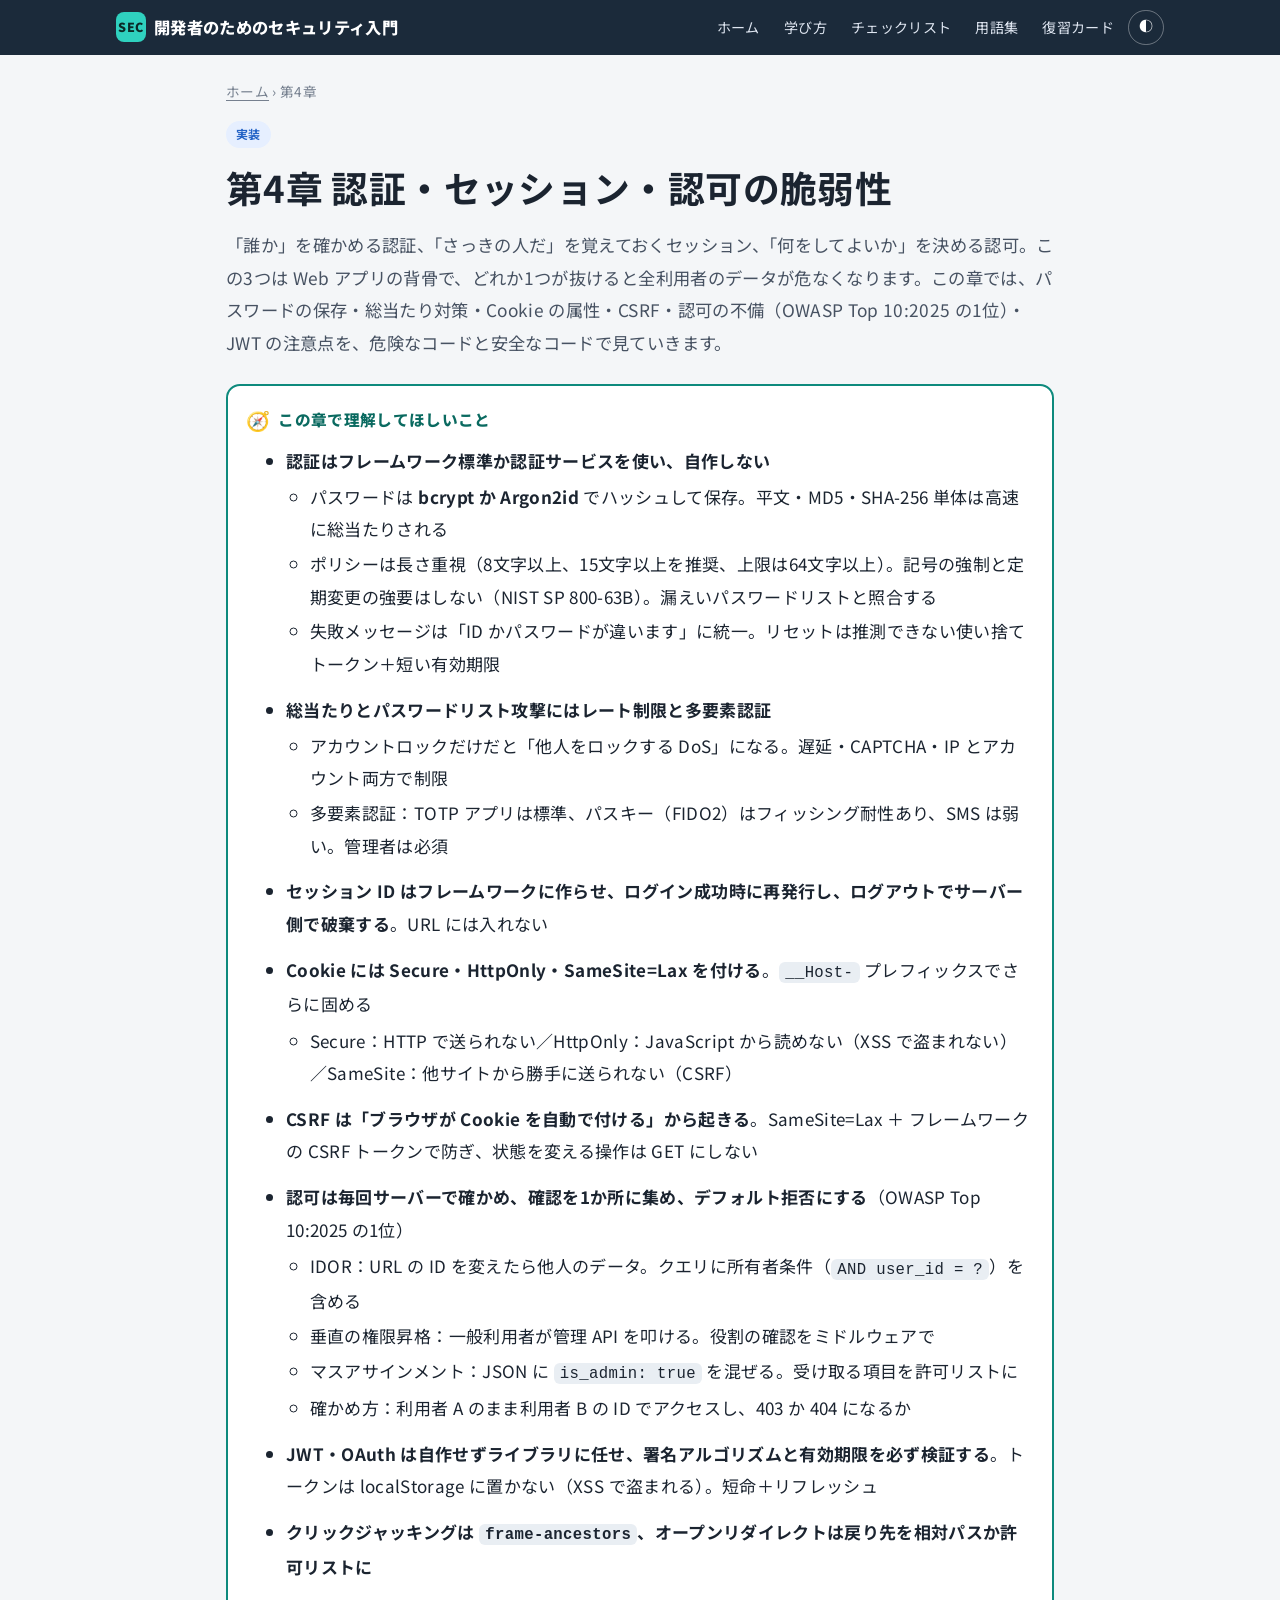
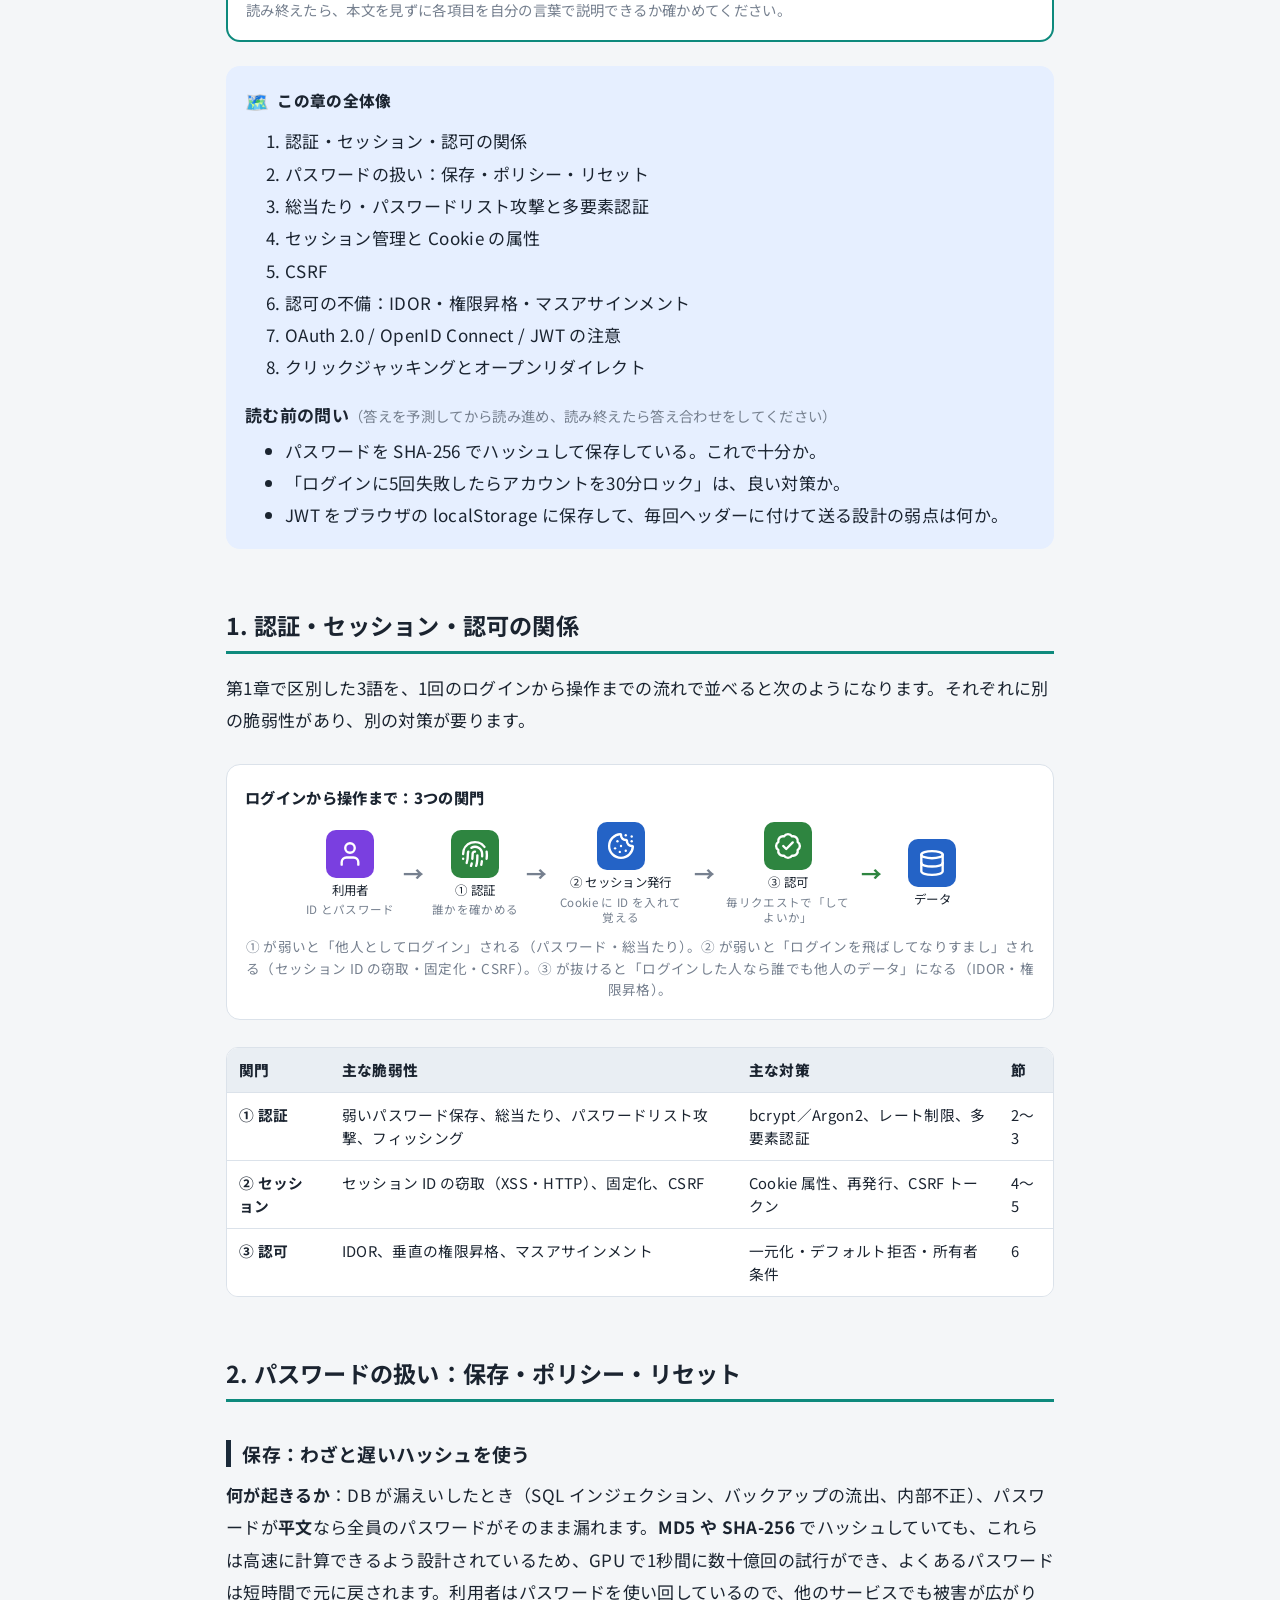
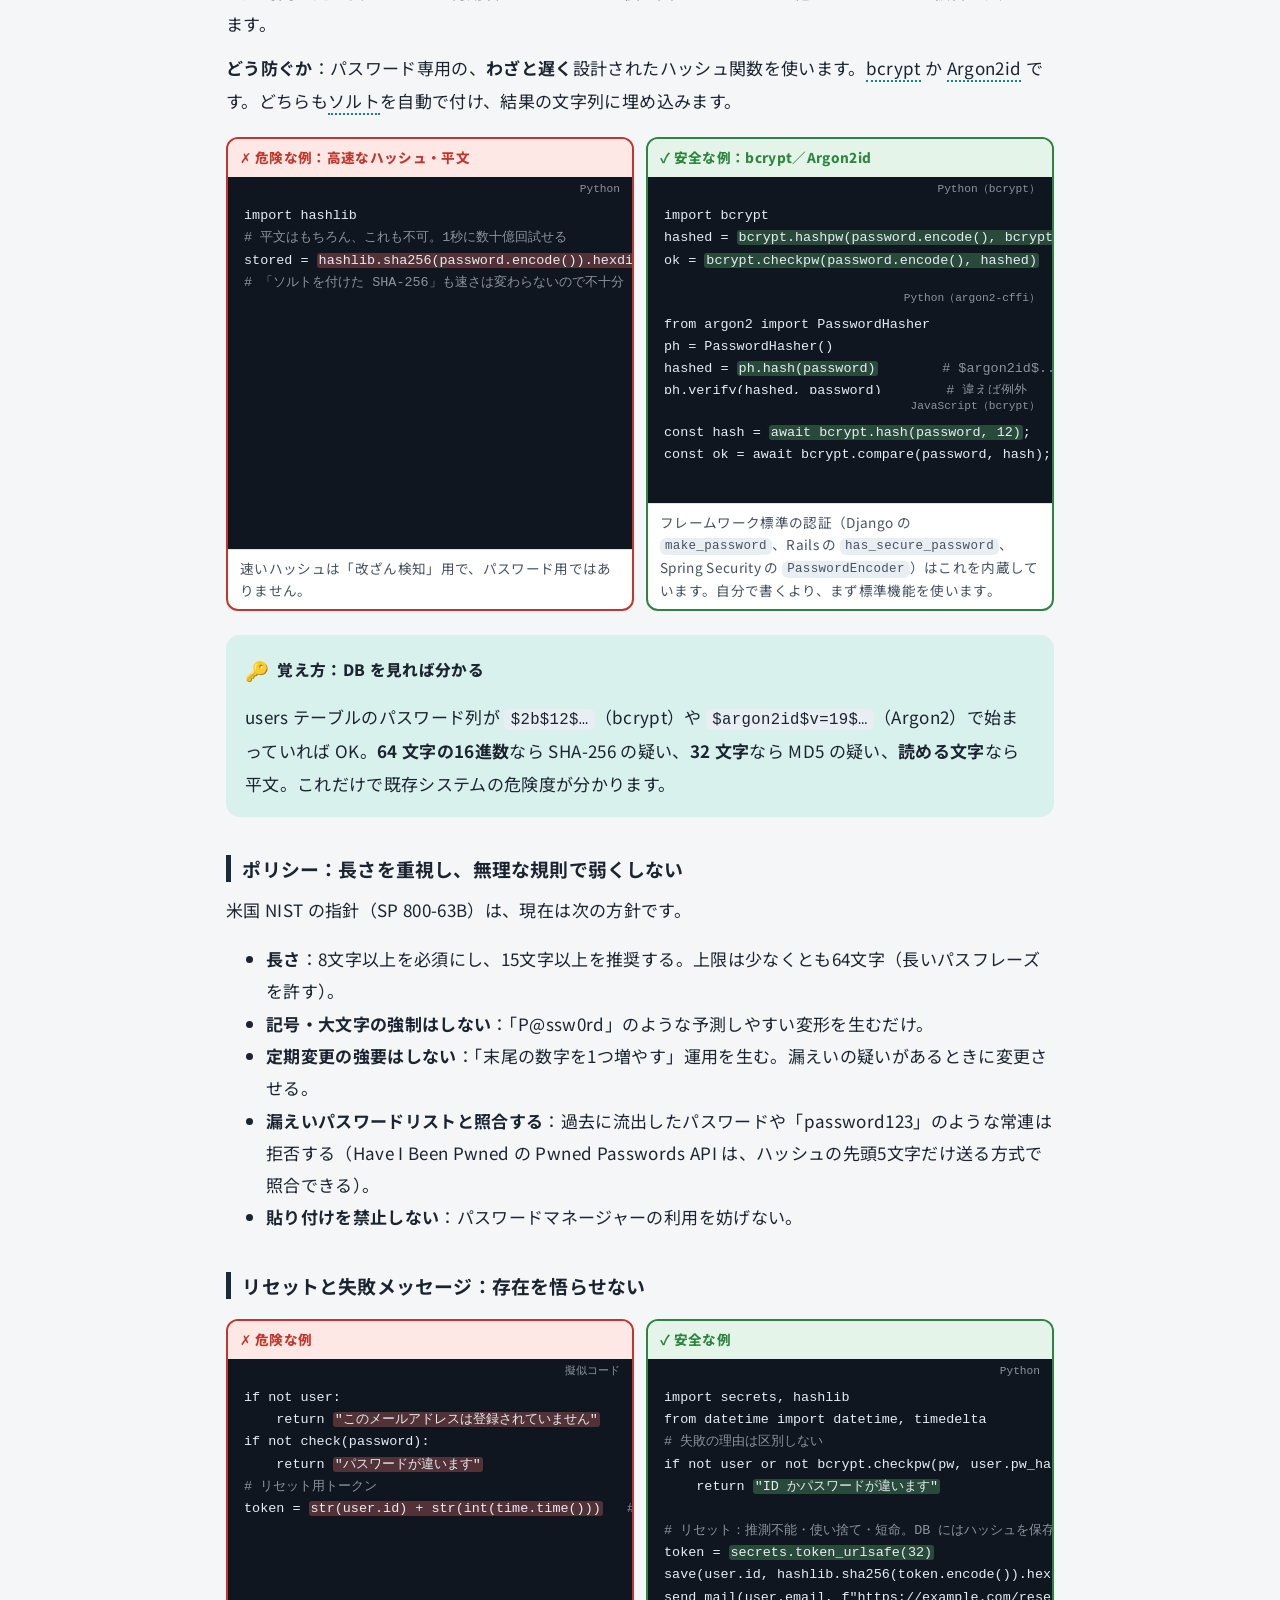
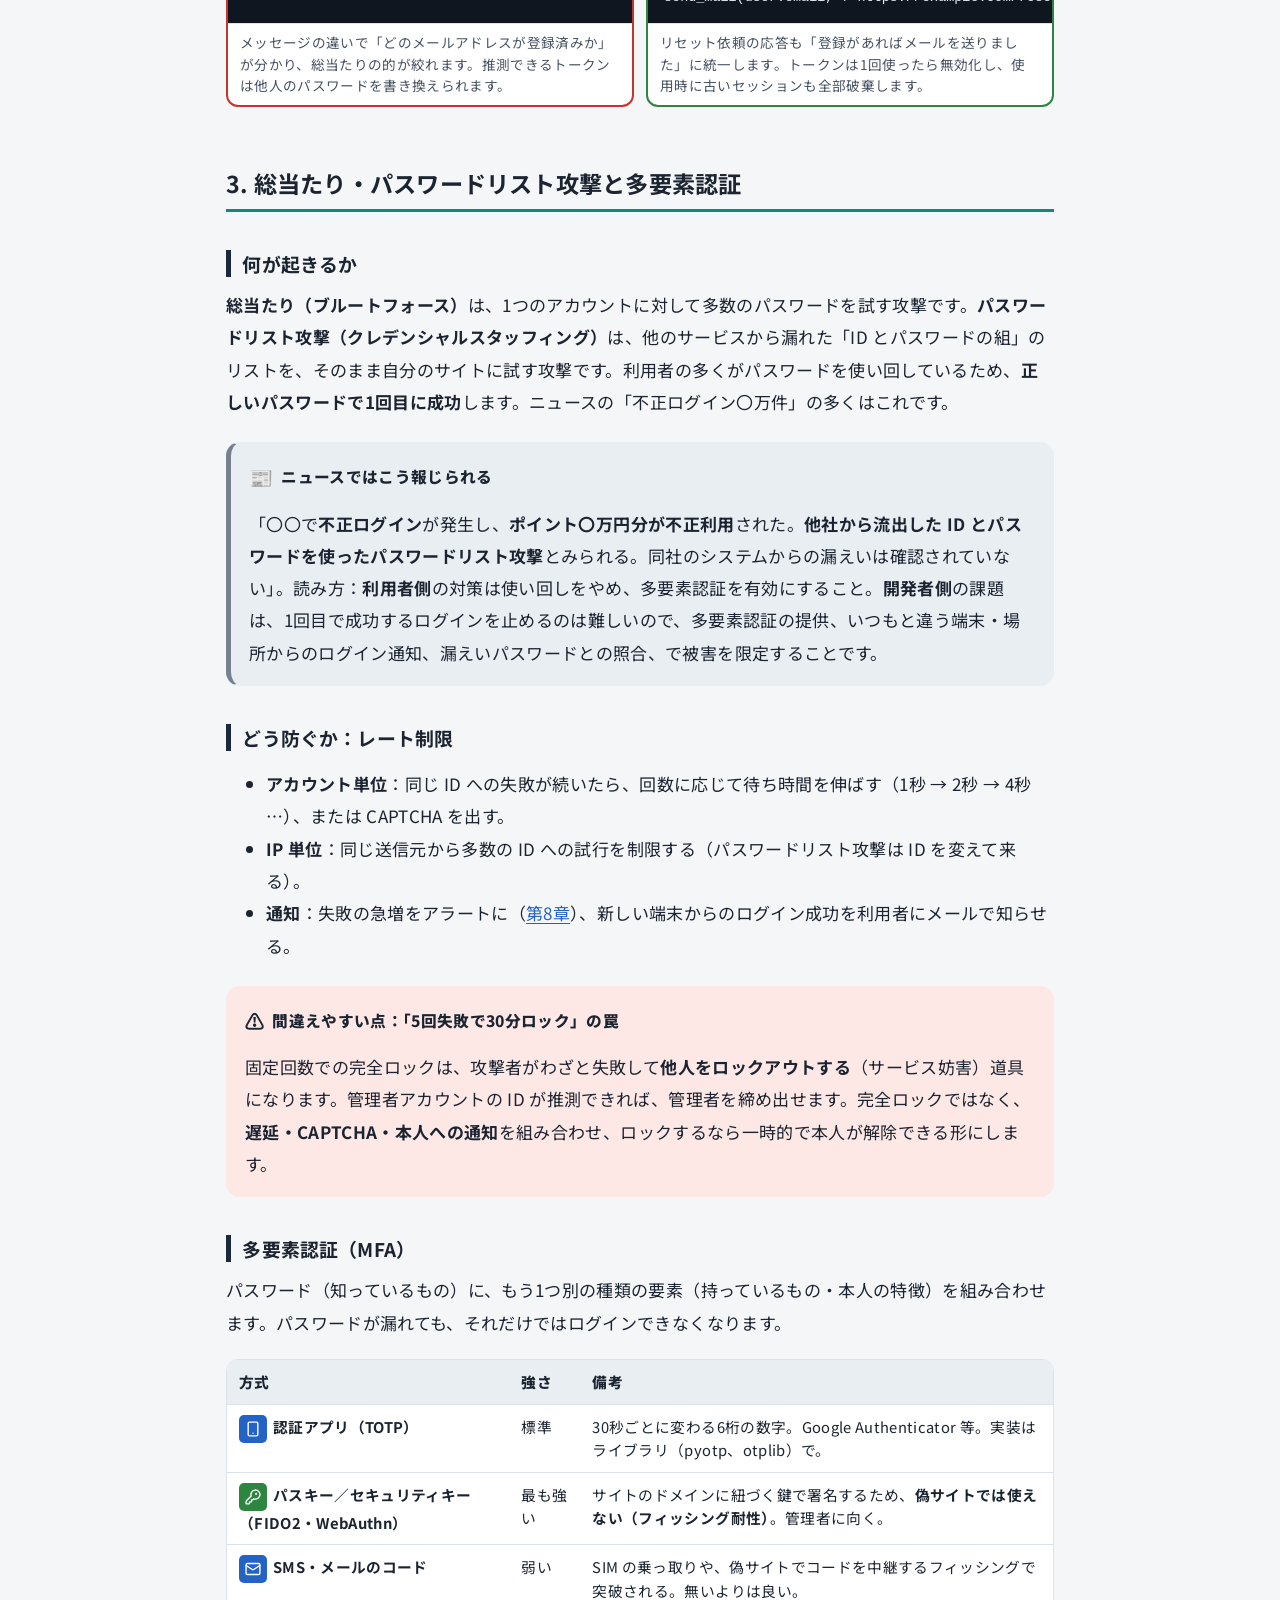
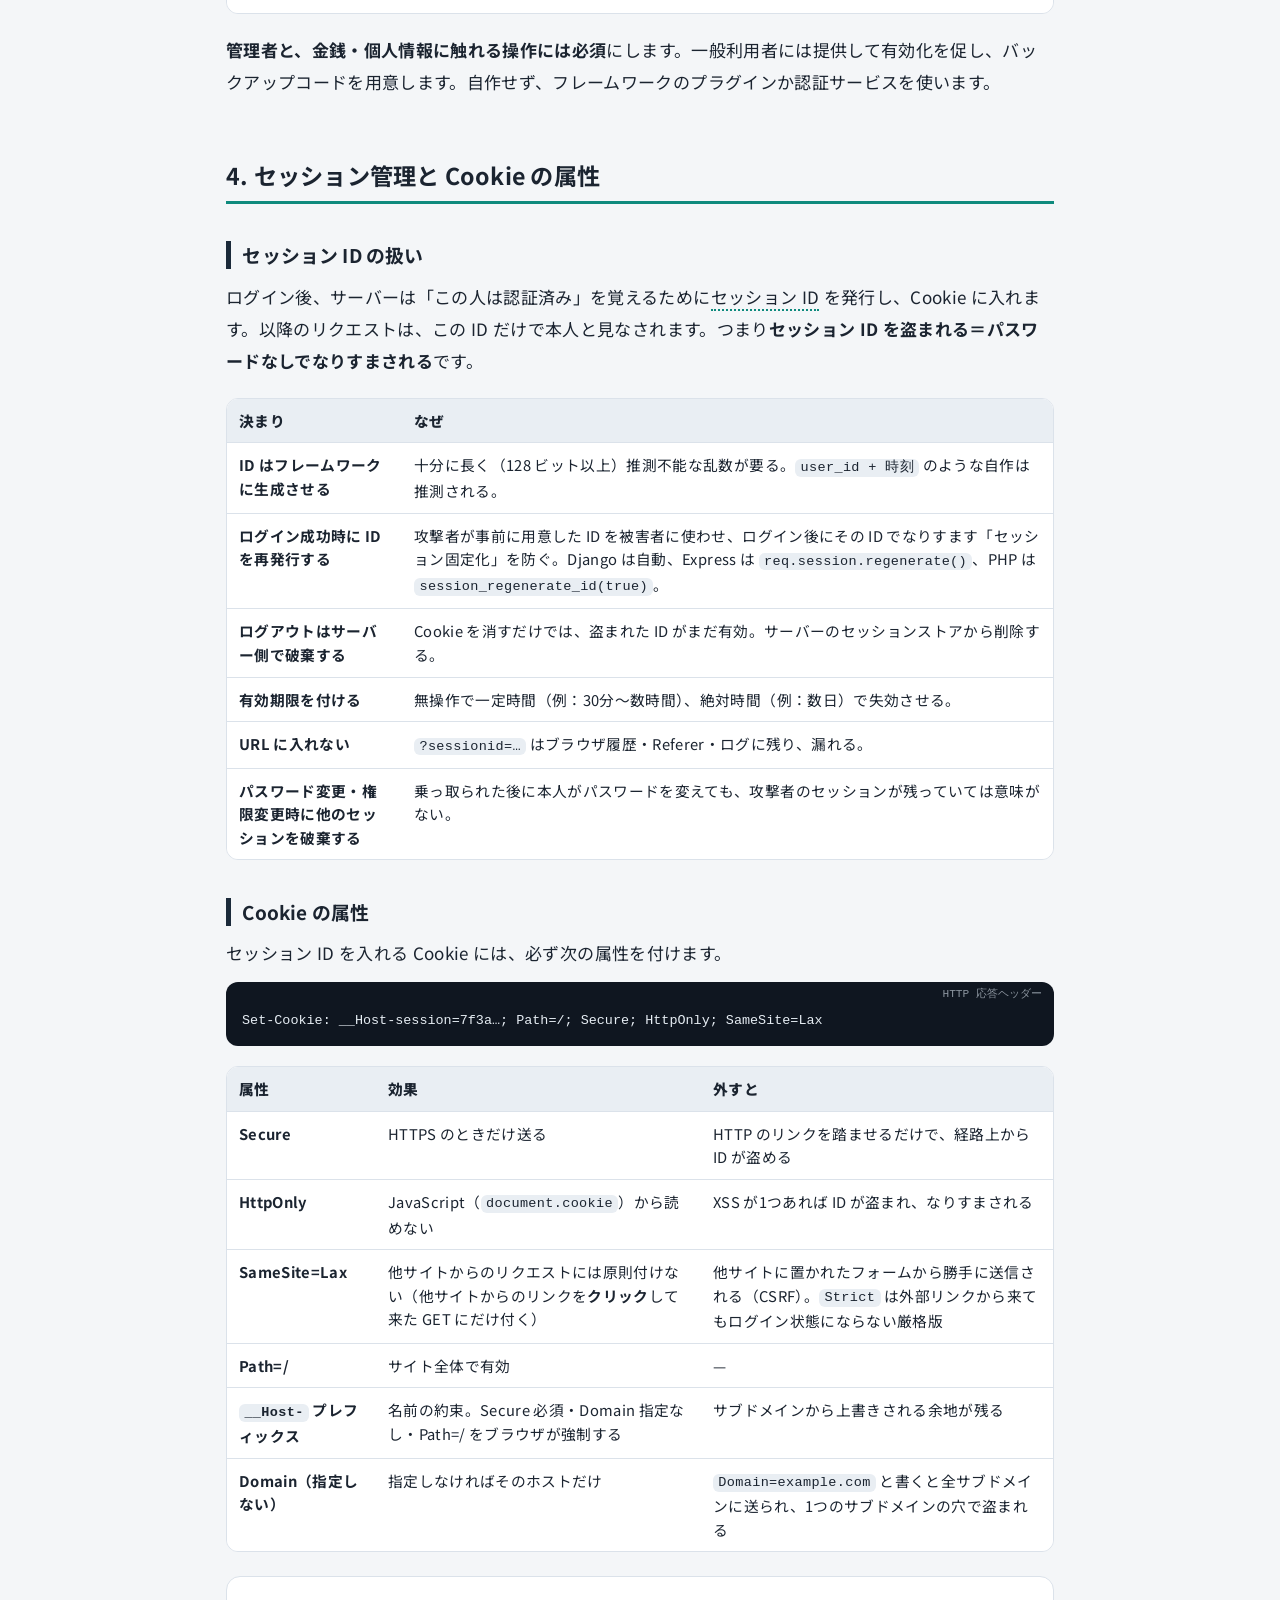
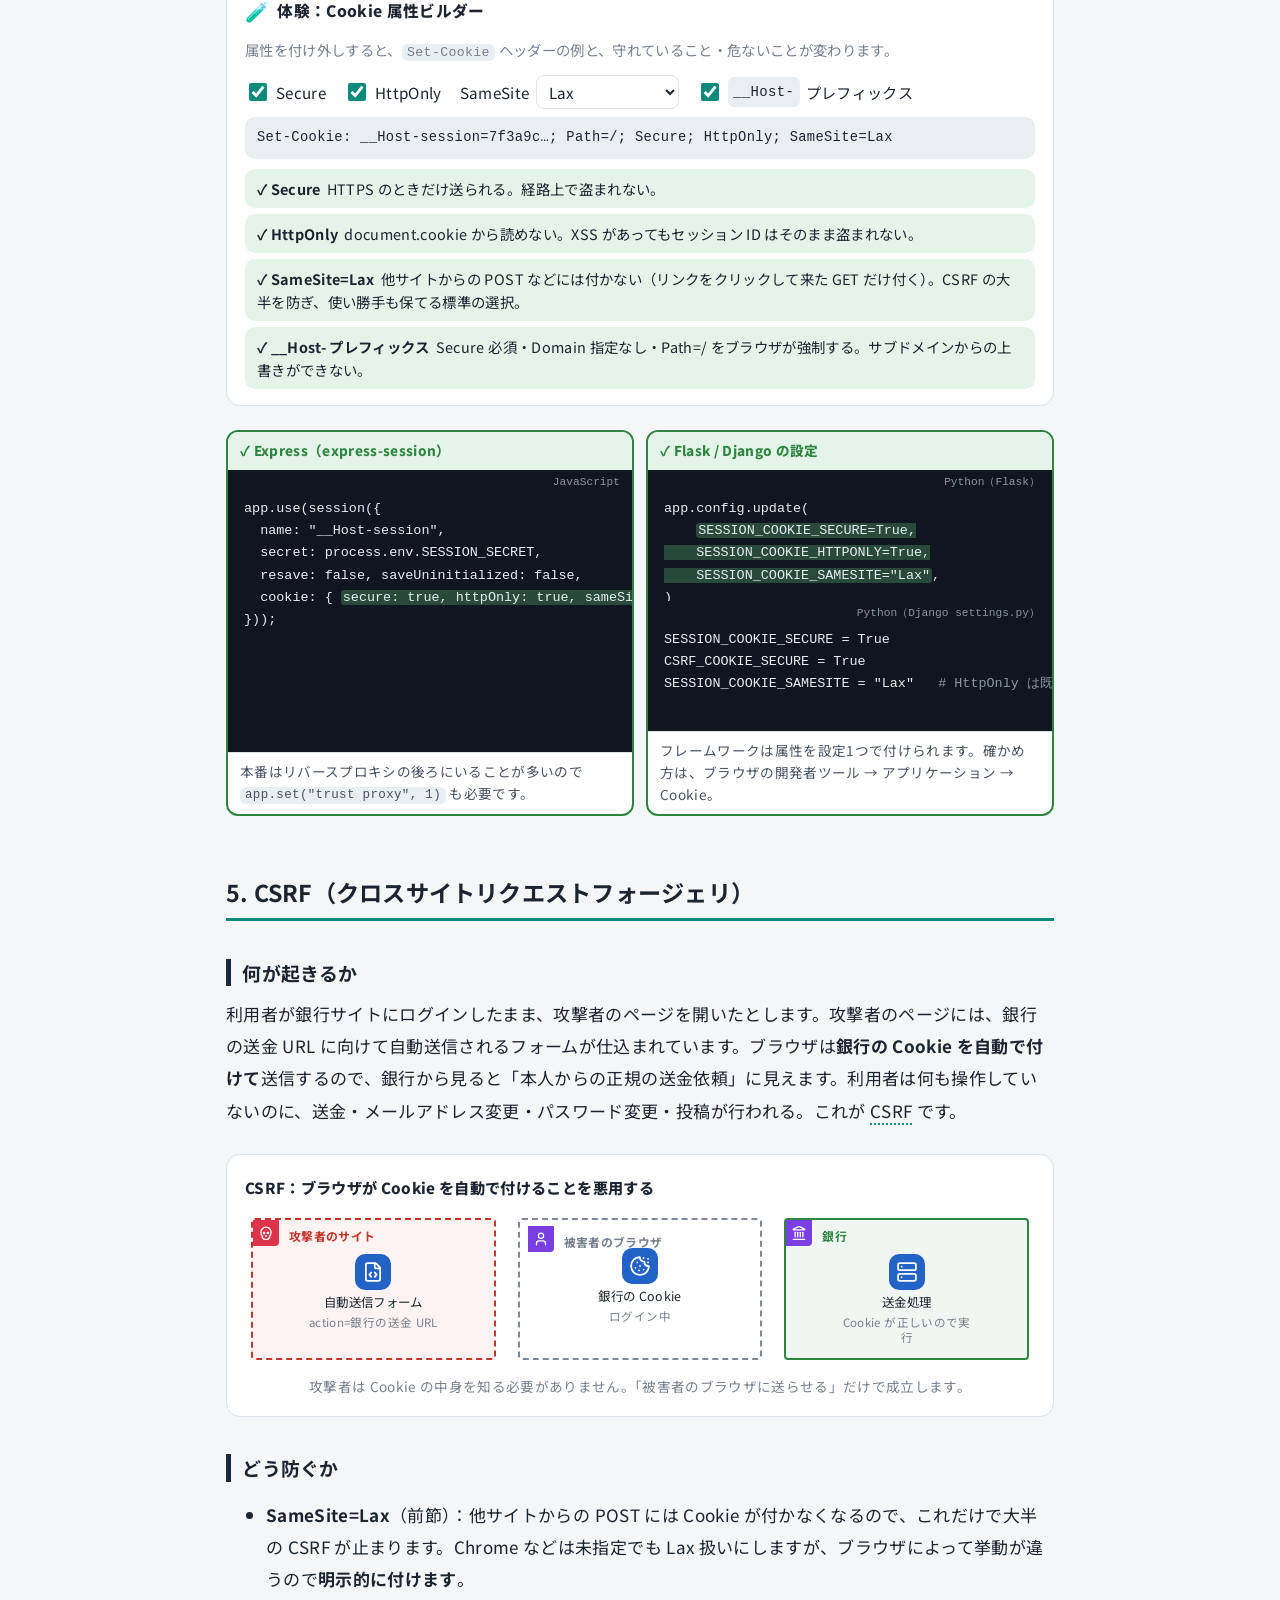
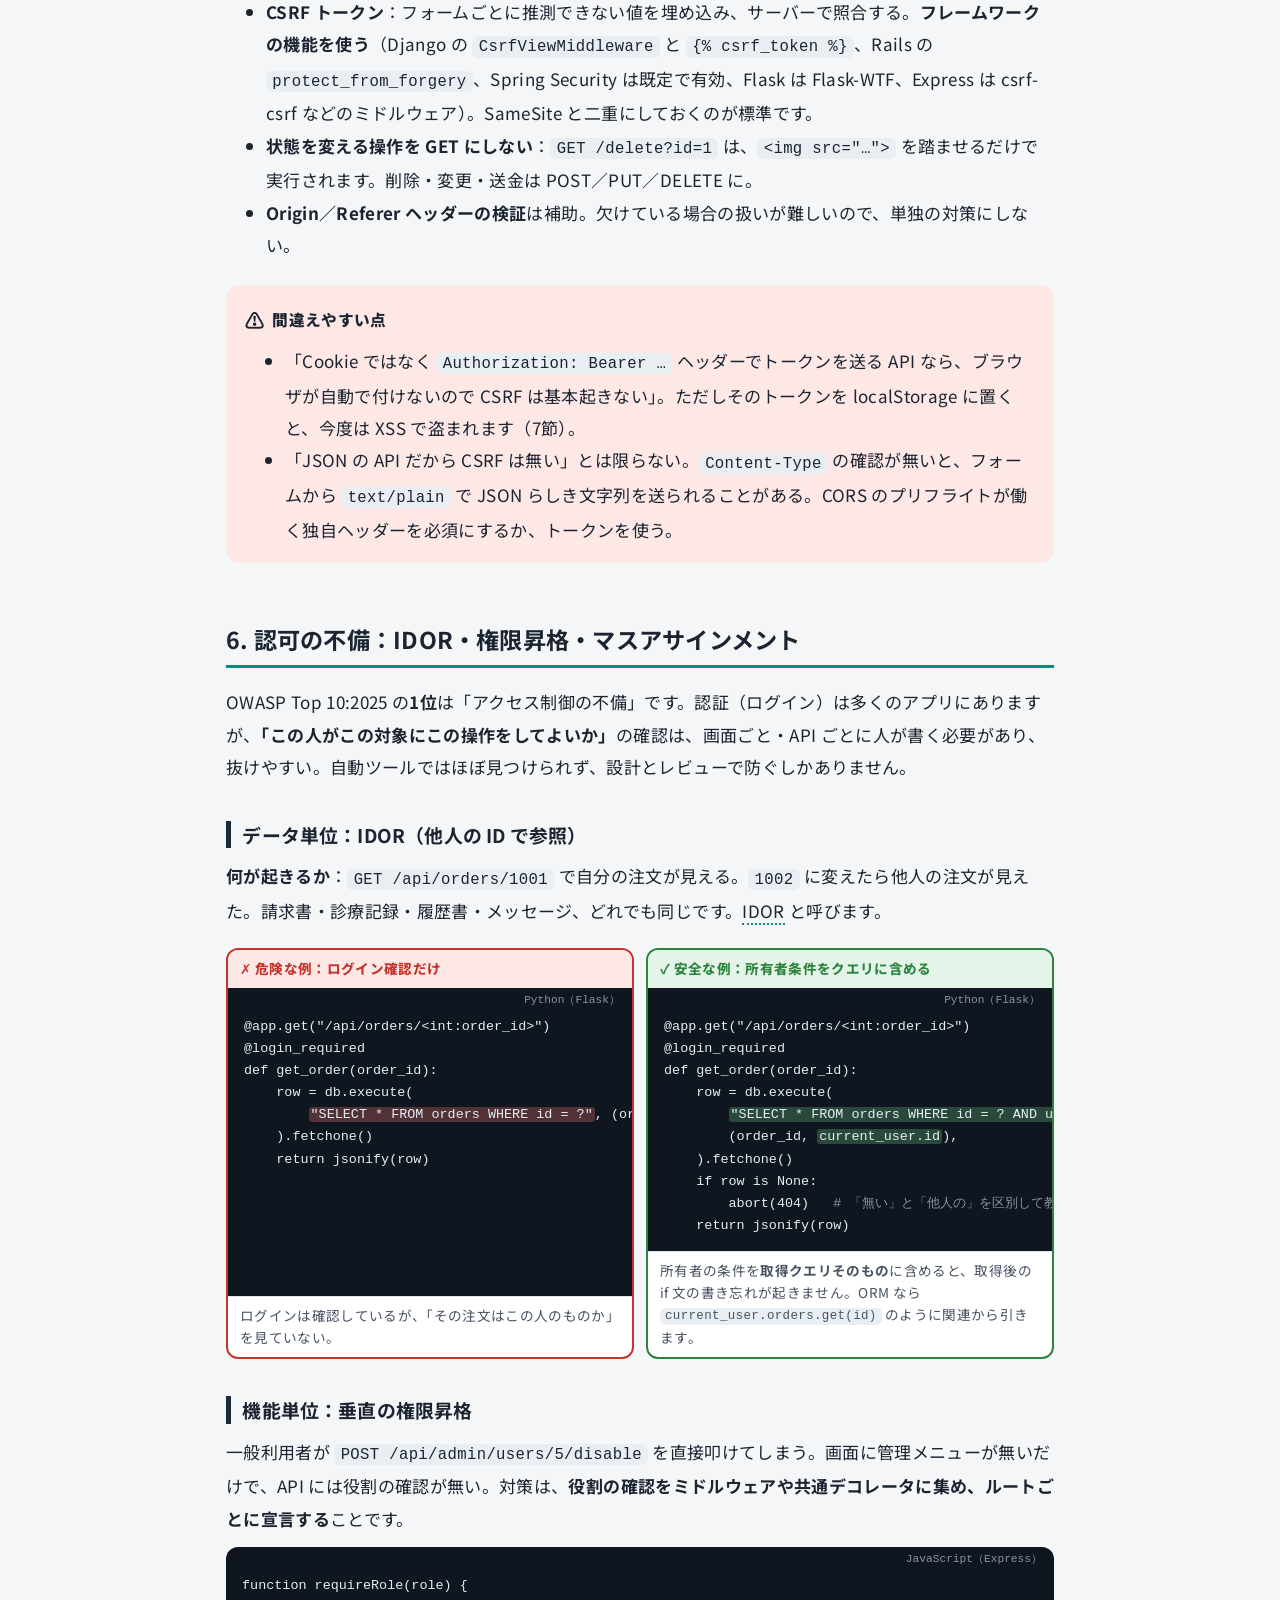
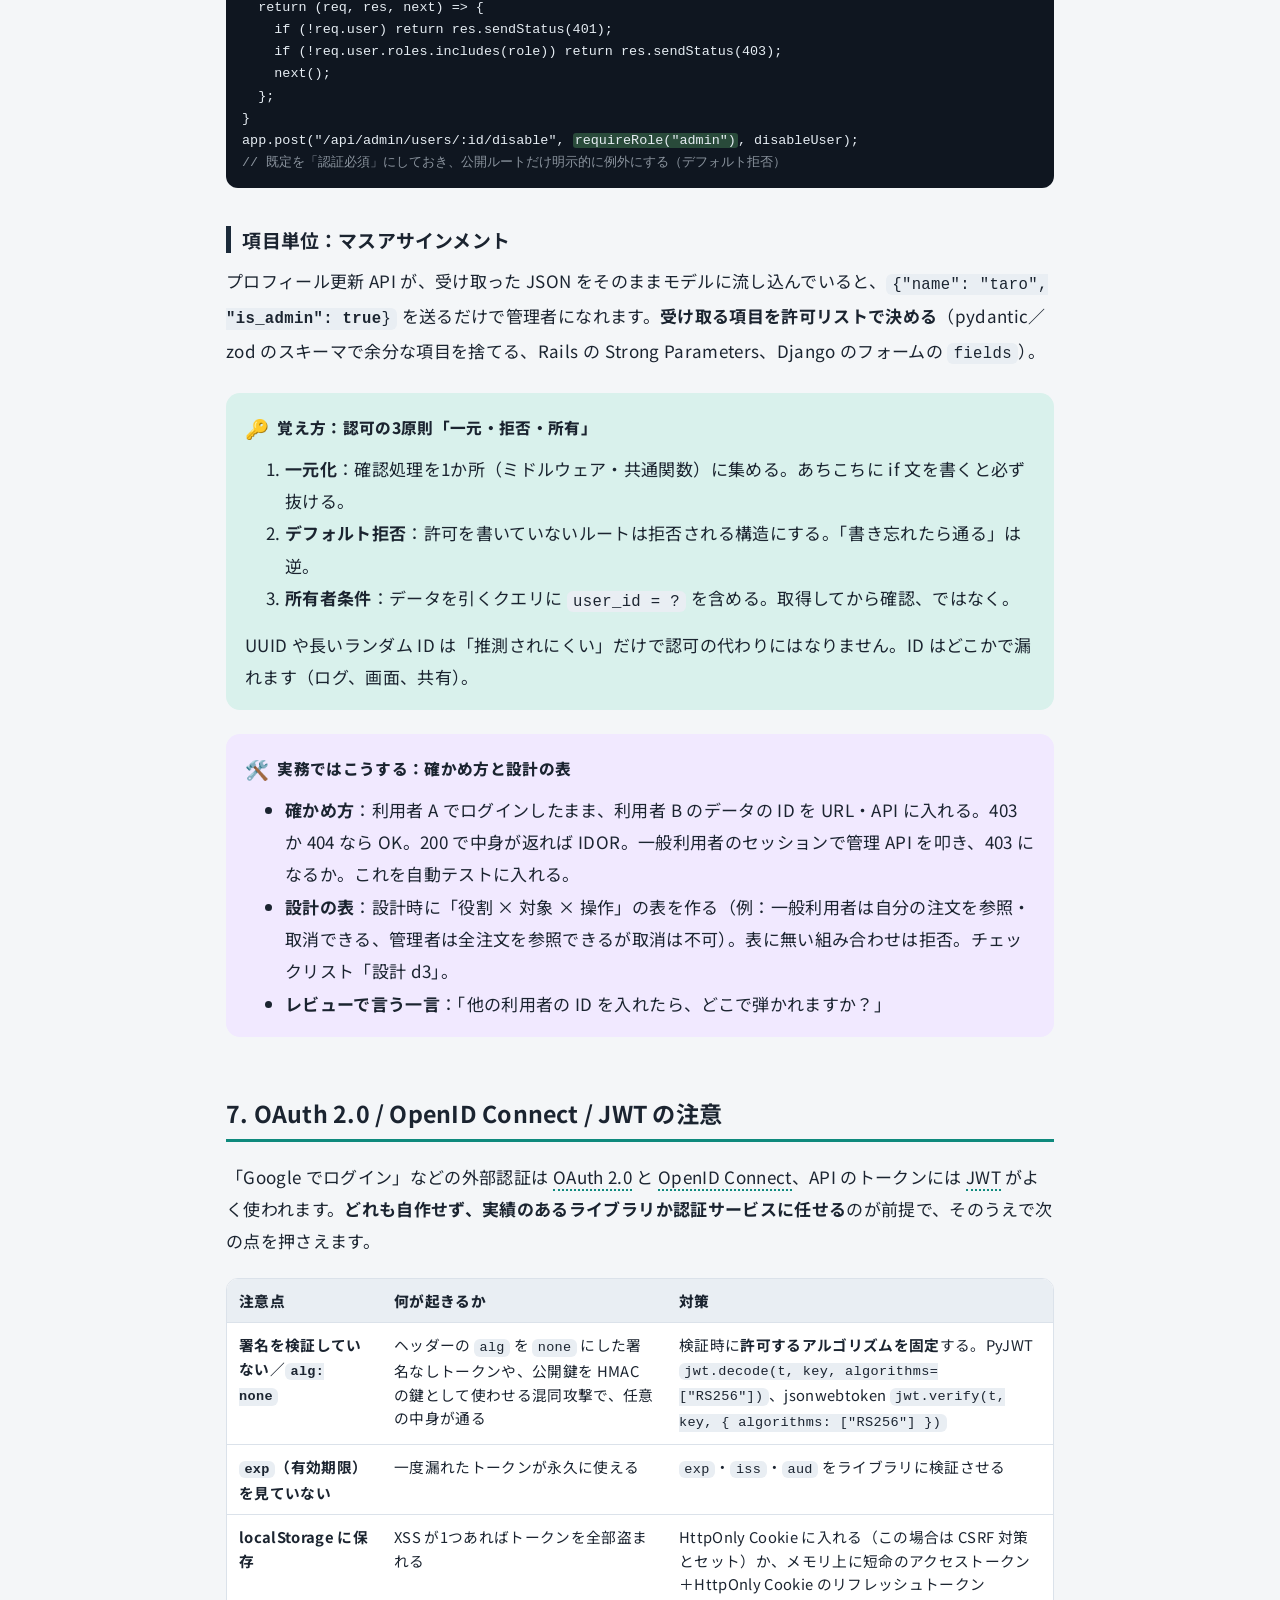
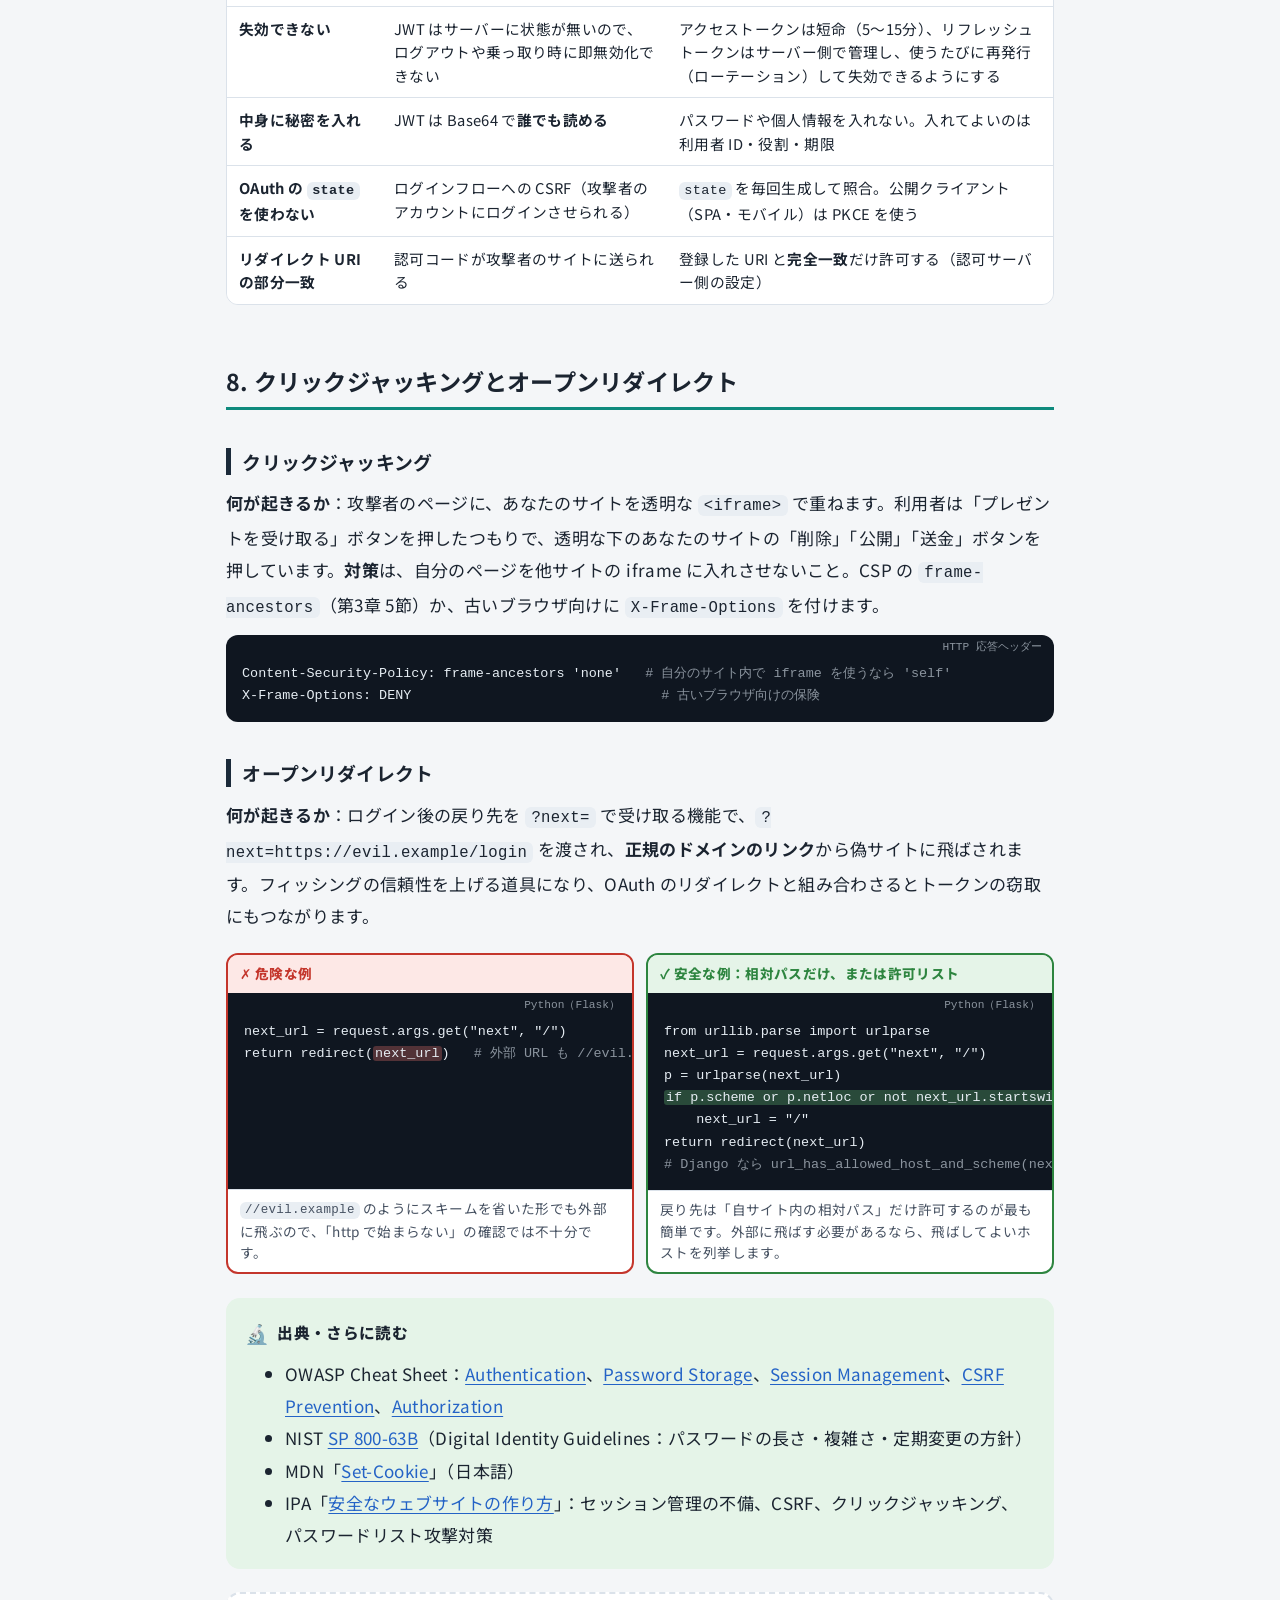
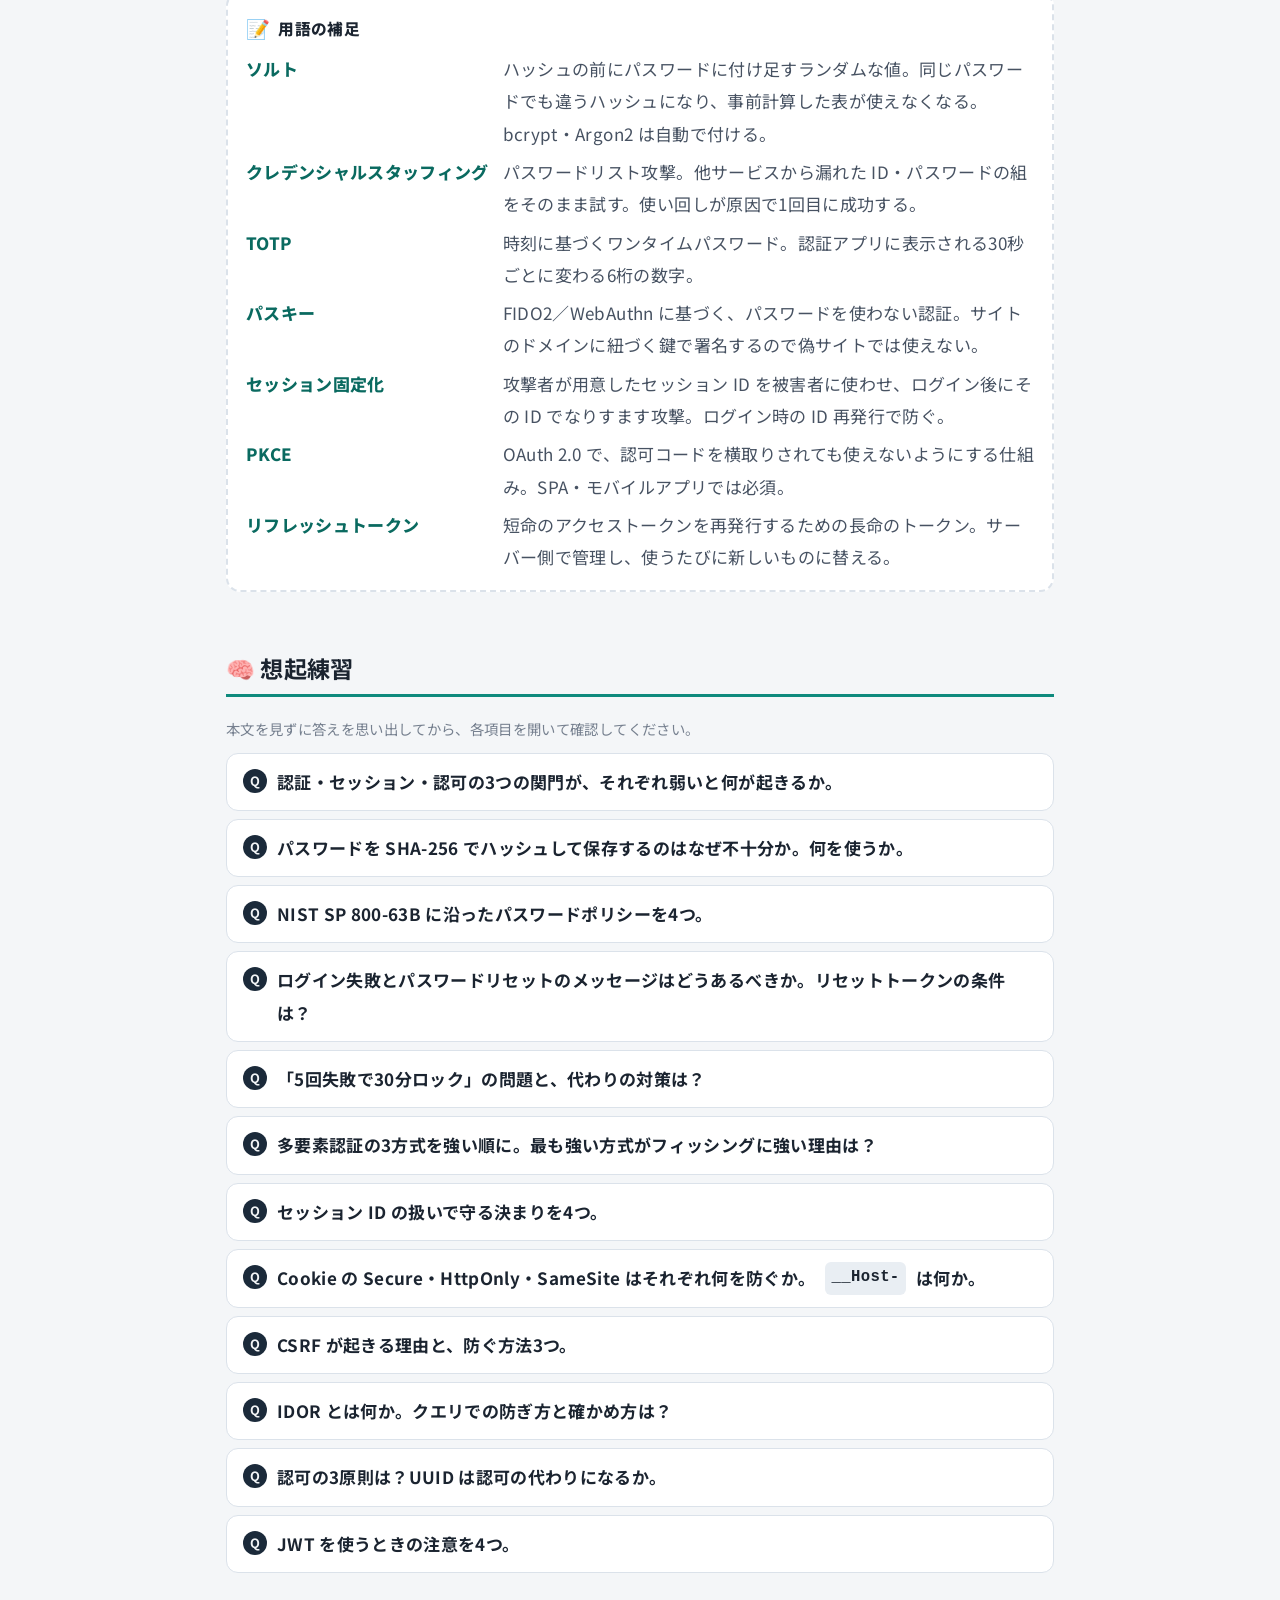
<file: docs/chapters/04-auth-session.html>
<!doctype html>
<html lang="ja">
<head>
<meta charset="utf-8">
<meta name="viewport" content="width=device-width, initial-scale=1">
<title>認証・セッション・認可の脆弱性 | 開発者のためのセキュリティ入門</title>
<link rel="preconnect" href="https://fonts.googleapis.com">
<link href="https://fonts.googleapis.com/css2?family=Noto+Sans+JP:wght@400;700;800&display=swap" rel="stylesheet">
<link rel="stylesheet" href="../assets/style.css">
<style>
  .ck-opts { display: flex; gap: 8px 18px; flex-wrap: wrap; margin: 8px 0; }
  .ck-opts label { display: inline-flex; align-items: center; gap: 6px; font-size: .95rem; cursor: pointer; }
  .ck-opts input[type=checkbox] { width: 18px; height: 18px; accent-color: var(--accent); }
  .ck-opts select { font: inherit; padding: 4px 8px; border-radius: 8px; border: 1px solid var(--line); background: var(--surface); color: var(--ink); }
  .ck-list { margin: 10px 0 0; padding: 0; list-style: none; display: grid; gap: 6px; }
  .ck-list li { border-radius: 10px; padding: 8px 12px; font-size: .9rem; line-height: 1.6; }
  .ck-list li.on { background: var(--green-soft); color: var(--ink); }
  .ck-list li.off { background: var(--red-soft); color: var(--ink); }
  .ck-list li b { margin-right: 6px; }
</style>
</head>
<body data-root="../" data-page="ch04">
<main class="wrap">
<div class="breadcrumb"><a href="../index.html">ホーム</a> › 第4章</div>
<p><span class="badge impl">実装</span></p>
<h1>第4章 認証・セッション・認可の脆弱性</h1>
<p class="lead">「誰か」を確かめる認証、「さっきの人だ」を覚えておくセッション、「何をしてよいか」を決める認可。この3つは Web アプリの背骨で、どれか1つが抜けると全利用者のデータが危なくなります。この章では、パスワードの保存・総当たり対策・Cookie の属性・CSRF・認可の不備（OWASP Top 10:2025 の1位）・JWT の注意点を、危険なコードと安全なコードで見ていきます。</p>

<div class="box goal">
  <div class="box-title"><span class="em">🧭</span>この章で理解してほしいこと</div>
  <ul style="margin:0">
    <li><b>認証はフレームワーク標準か認証サービスを使い、自作しない</b>
      <ul>
        <li>パスワードは <b>bcrypt か Argon2id</b> でハッシュして保存。平文・MD5・SHA-256 単体は高速に総当たりされる</li>
        <li>ポリシーは長さ重視（8文字以上、15文字以上を推奨、上限は64文字以上）。記号の強制と定期変更の強要はしない（NIST SP 800-63B）。漏えいパスワードリストと照合する</li>
        <li>失敗メッセージは「ID かパスワードが違います」に統一。リセットは推測できない使い捨てトークン＋短い有効期限</li>
      </ul>
    </li>
    <li><b>総当たりとパスワードリスト攻撃にはレート制限と多要素認証</b>
      <ul>
        <li>アカウントロックだけだと「他人をロックする DoS」になる。遅延・CAPTCHA・IP とアカウント両方で制限</li>
        <li>多要素認証：TOTP アプリは標準、パスキー（FIDO2）はフィッシング耐性あり、SMS は弱い。管理者は必須</li>
      </ul>
    </li>
    <li><b>セッション ID はフレームワークに作らせ、ログイン成功時に再発行し、ログアウトでサーバー側で破棄する</b>。URL には入れない</li>
    <li><b>Cookie には Secure・HttpOnly・SameSite=Lax を付ける</b>。<code>__Host-</code> プレフィックスでさらに固める
      <ul>
        <li>Secure：HTTP で送られない／HttpOnly：JavaScript から読めない（XSS で盗まれない）／SameSite：他サイトから勝手に送られない（CSRF）</li>
      </ul>
    </li>
    <li><b>CSRF は「ブラウザが Cookie を自動で付ける」から起きる</b>。SameSite=Lax ＋ フレームワークの CSRF トークンで防ぎ、状態を変える操作は GET にしない</li>
    <li><b>認可は毎回サーバーで確かめ、確認を1か所に集め、デフォルト拒否にする</b>（OWASP Top 10:2025 の1位）
      <ul>
        <li>IDOR：URL の ID を変えたら他人のデータ。クエリに所有者条件（<code>AND user_id = ?</code>）を含める</li>
        <li>垂直の権限昇格：一般利用者が管理 API を叩ける。役割の確認をミドルウェアで</li>
        <li>マスアサインメント：JSON に <code>is_admin: true</code> を混ぜる。受け取る項目を許可リストに</li>
        <li>確かめ方：利用者 A のまま利用者 B の ID でアクセスし、403 か 404 になるか</li>
      </ul>
    </li>
    <li><b>JWT・OAuth は自作せずライブラリに任せ、署名アルゴリズムと有効期限を必ず検証する</b>。トークンは localStorage に置かない（XSS で盗まれる）。短命＋リフレッシュ</li>
    <li><b>クリックジャッキングは <code>frame-ancestors</code>、オープンリダイレクトは戻り先を相対パスか許可リストに</b></li>
  </ul>
  <p class="muted" style="margin:.7em 0 0;font-size:.9rem">読み終えたら、本文を見ずに各項目を自分の言葉で説明できるか確かめてください。</p>
</div>

<div class="box map">
  <div class="box-title"><span class="em">🗺️</span>この章の全体像</div>
  <ol style="margin:0">
    <li>認証・セッション・認可の関係</li>
    <li>パスワードの扱い：保存・ポリシー・リセット</li>
    <li>総当たり・パスワードリスト攻撃と多要素認証</li>
    <li>セッション管理と Cookie の属性</li>
    <li>CSRF</li>
    <li>認可の不備：IDOR・権限昇格・マスアサインメント</li>
    <li>OAuth 2.0 / OpenID Connect / JWT の注意</li>
    <li>クリックジャッキングとオープンリダイレクト</li>
  </ol>
  <p style="margin:.9em 0 .2em"><b>読む前の問い</b><small class="muted">（答えを予測してから読み進め、読み終えたら答え合わせをしてください）</small></p>
  <ul style="margin:0">
    <li>パスワードを SHA-256 でハッシュして保存している。これで十分か。</li>
    <li>「ログインに5回失敗したらアカウントを30分ロック」は、良い対策か。</li>
    <li>JWT をブラウザの localStorage に保存して、毎回ヘッダーに付けて送る設計の弱点は何か。</li>
  </ul>
</div>

<h2 id="overview">1. 認証・セッション・認可の関係</h2>
<p>第1章で区別した3語を、1回のログインから操作までの流れで並べると次のようになります。それぞれに別の脆弱性があり、別の対策が要ります。</p>
<div class="diagram">
  <div class="dtitle">ログインから操作まで：3つの関門</div>
  <div class="flow wrap-ok mobile-col">
    <div class="node"><img src="../assets/icons/people/user.svg" alt="">利用者<small>ID とパスワード</small></div>
    <div class="arr">→</div>
    <div class="node"><img src="../assets/icons/defense/fingerprint.svg" alt="">① 認証<small>誰かを確かめる</small></div>
    <div class="arr">→</div>
    <div class="node"><img src="../assets/icons/asset/cookie.svg" alt="">② セッション発行<small>Cookie に ID を入れて覚える</small></div>
    <div class="arr">→</div>
    <div class="node"><img src="../assets/icons/defense/badge-check.svg" alt="">③ 認可<small>毎リクエストで「してよいか」</small></div>
    <div class="arr ok">→</div>
    <div class="node"><img src="../assets/icons/asset/database.svg" alt="">データ</div>
  </div>
  <div class="cap">① が弱いと「他人としてログイン」される（パスワード・総当たり）。② が弱いと「ログインを飛ばしてなりすまし」される（セッション ID の窃取・固定化・CSRF）。③ が抜けると「ログインした人なら誰でも他人のデータ」になる（IDOR・権限昇格）。</div>
</div>
<div class="table-wrap"><table>
  <tr><th>関門</th><th>主な脆弱性</th><th>主な対策</th><th>節</th></tr>
  <tr><td><b>① 認証</b></td><td>弱いパスワード保存、総当たり、パスワードリスト攻撃、フィッシング</td><td>bcrypt／Argon2、レート制限、多要素認証</td><td>2〜3</td></tr>
  <tr><td><b>② セッション</b></td><td>セッション ID の窃取（XSS・HTTP）、固定化、CSRF</td><td>Cookie 属性、再発行、CSRF トークン</td><td>4〜5</td></tr>
  <tr><td><b>③ 認可</b></td><td>IDOR、垂直の権限昇格、マスアサインメント</td><td>一元化・デフォルト拒否・所有者条件</td><td>6</td></tr>
</table></div>

<h2 id="password">2. パスワードの扱い：保存・ポリシー・リセット</h2>
<h3>保存：わざと遅いハッシュを使う</h3>
<p><b>何が起きるか</b>：DB が漏えいしたとき（SQL インジェクション、バックアップの流出、内部不正）、パスワードが<b>平文</b>なら全員のパスワードがそのまま漏れます。<b>MD5 や SHA-256</b> でハッシュしていても、これらは高速に計算できるよう設計されているため、GPU で1秒間に数十億回の試行ができ、よくあるパスワードは短時間で元に戻されます。利用者はパスワードを使い回しているので、他のサービスでも被害が広がります。</p>
<p><b>どう防ぐか</b>：パスワード専用の、<b>わざと遅く</b>設計されたハッシュ関数を使います。<span class="term" data-tip="bcrypt：パスワード保存用のわざと遅いハッシュ関数。コスト係数で遅さを調整でき、ソルトを自動で付ける。">bcrypt</span> か <span class="term" data-tip="Argon2id：パスワードハッシュのコンペで選ばれた関数。計算時間に加えてメモリも消費させ、GPU での総当たりを遅くする。">Argon2id</span> です。どちらも<span class="term" data-tip="ソルト：ハッシュの前にパスワードに付け足すランダムな値。同じパスワードでも違うハッシュになり、事前計算した表（レインボーテーブル）が使えなくなる。">ソルト</span>を自動で付け、結果の文字列に埋め込みます。</p>
<div class="compare">
  <div class="ng"><div class="lbl">✗ 危険な例：高速なハッシュ・平文</div>
<pre class="code"><code><span class="lang">Python</span>import hashlib
<span class="c"># 平文はもちろん、これも不可。1秒に数十億回試せる</span>
stored = <span class="hl">hashlib.sha256(password.encode()).hexdigest()</span>
<span class="c"># 「ソルトを付けた SHA-256」も速さは変わらないので不十分</span></code></pre>
<div class="why">速いハッシュは「改ざん検知」用で、パスワード用ではありません。</div></div>
  <div class="ok"><div class="lbl">✓ 安全な例：bcrypt／Argon2id</div>
<pre class="code"><code><span class="lang">Python（bcrypt）</span>import bcrypt
hashed = <span class="ok">bcrypt.hashpw(password.encode(), bcrypt.gensalt())</span>   <span class="c"># 保存する値（$2b$...）</span>
ok = <span class="ok">bcrypt.checkpw(password.encode(), hashed)</span>              <span class="c"># 照合</span></code></pre>
<pre class="code"><code><span class="lang">Python（argon2-cffi）</span>from argon2 import PasswordHasher
ph = PasswordHasher()
hashed = <span class="ok">ph.hash(password)</span>        <span class="c"># $argon2id$...</span>
ph.verify(hashed, password)        <span class="c"># 違えば例外</span></code></pre>
<pre class="code"><code><span class="lang">JavaScript（bcrypt）</span>const hash = <span class="ok">await bcrypt.hash(password, 12)</span>;
const ok = await bcrypt.compare(password, hash);</code></pre>
<div class="why">フレームワーク標準の認証（Django の <code>make_password</code>、Rails の <code>has_secure_password</code>、Spring Security の <code>PasswordEncoder</code>）はこれを内蔵しています。自分で書くより、まず標準機能を使います。</div></div>
</div>
<div class="box hook">
  <div class="box-title"><span class="em">🔑</span>覚え方：DB を見れば分かる</div>
  <p>users テーブルのパスワード列が <code>$2b$12$…</code>（bcrypt）や <code>$argon2id$v=19$…</code>（Argon2）で始まっていれば OK。<b>64 文字の16進数</b>なら SHA-256 の疑い、<b>32 文字</b>なら MD5 の疑い、<b>読める文字</b>なら平文。これだけで既存システムの危険度が分かります。</p>
</div>

<h3>ポリシー：長さを重視し、無理な規則で弱くしない</h3>
<p>米国 NIST の指針（SP 800-63B）は、現在は次の方針です。</p>
<ul>
  <li><b>長さ</b>：8文字以上を必須にし、15文字以上を推奨する。上限は少なくとも64文字（長いパスフレーズを許す）。</li>
  <li><b>記号・大文字の強制はしない</b>：「P@ssw0rd」のような予測しやすい変形を生むだけ。</li>
  <li><b>定期変更の強要はしない</b>：「末尾の数字を1つ増やす」運用を生む。漏えいの疑いがあるときに変更させる。</li>
  <li><b>漏えいパスワードリストと照合する</b>：過去に流出したパスワードや「password123」のような常連は拒否する（Have I Been Pwned の Pwned Passwords API は、ハッシュの先頭5文字だけ送る方式で照合できる）。</li>
  <li><b>貼り付けを禁止しない</b>：パスワードマネージャーの利用を妨げない。</li>
</ul>

<h3>リセットと失敗メッセージ：存在を悟らせない</h3>
<div class="compare">
  <div class="ng"><div class="lbl">✗ 危険な例</div>
<pre class="code"><code><span class="lang">擬似コード</span>if not user:
    return <span class="hl">"このメールアドレスは登録されていません"</span>
if not check(password):
    return <span class="hl">"パスワードが違います"</span>
<span class="c"># リセット用トークン</span>
token = <span class="hl">str(user.id) + str(int(time.time()))</span>   <span class="c"># 推測できる</span></code></pre>
<div class="why">メッセージの違いで「どのメールアドレスが登録済みか」が分かり、総当たりの的が絞れます。推測できるトークンは他人のパスワードを書き換えられます。</div></div>
  <div class="ok"><div class="lbl">✓ 安全な例</div>
<pre class="code"><code><span class="lang">Python</span>import secrets, hashlib
from datetime import datetime, timedelta
<span class="c"># 失敗の理由は区別しない</span>
if not user or not bcrypt.checkpw(pw, user.pw_hash):
    return <span class="ok">"ID かパスワードが違います"</span>

<span class="c"># リセット：推測不能・使い捨て・短命。DB にはハッシュを保存</span>
token = <span class="ok">secrets.token_urlsafe(32)</span>
save(user.id, hashlib.sha256(token.encode()).hexdigest(), expires=datetime.now() + timedelta(minutes=30))
send_mail(user.email, f"https://example.com/reset?token={token}")</code></pre>
<div class="why">リセット依頼の応答も「登録があればメールを送りました」に統一します。トークンは1回使ったら無効化し、使用時に古いセッションも全部破棄します。</div></div>
</div>

<h2 id="bruteforce">3. 総当たり・パスワードリスト攻撃と多要素認証</h2>
<h3>何が起きるか</h3>
<p><b>総当たり（ブルートフォース）</b>は、1つのアカウントに対して多数のパスワードを試す攻撃です。<b>パスワードリスト攻撃（クレデンシャルスタッフィング）</b>は、他のサービスから漏れた「ID とパスワードの組」のリストを、そのまま自分のサイトに試す攻撃です。利用者の多くがパスワードを使い回しているため、<b>正しいパスワードで1回目に成功</b>します。ニュースの「不正ログイン〇万件」の多くはこれです。</p>
<div class="box news">
  <div class="box-title"><span class="em">📰</span>ニュースではこう報じられる</div>
  <p>「〇〇で<b>不正ログイン</b>が発生し、<b>ポイント〇万円分が不正利用</b>された。<b>他社から流出した ID とパスワードを使ったパスワードリスト攻撃</b>とみられる。同社のシステムからの漏えいは確認されていない」。読み方：<b>利用者側</b>の対策は使い回しをやめ、多要素認証を有効にすること。<b>開発者側</b>の課題は、1回目で成功するログインを止めるのは難しいので、多要素認証の提供、いつもと違う端末・場所からのログイン通知、漏えいパスワードとの照合、で被害を限定することです。</p>
</div>

<h3>どう防ぐか：レート制限</h3>
<ul>
  <li><b>アカウント単位</b>：同じ ID への失敗が続いたら、回数に応じて待ち時間を伸ばす（1秒 → 2秒 → 4秒 …）、または CAPTCHA を出す。</li>
  <li><b>IP 単位</b>：同じ送信元から多数の ID への試行を制限する（パスワードリスト攻撃は ID を変えて来る）。</li>
  <li><b>通知</b>：失敗の急増をアラートに（<a href="08-operations-incident.html#monitoring">第8章</a>）、新しい端末からのログイン成功を利用者にメールで知らせる。</li>
</ul>
<div class="box warn">
  <div class="box-title"><span class="em">⚠️</span>間違えやすい点：「5回失敗で30分ロック」の罠</div>
  <p>固定回数での完全ロックは、攻撃者がわざと失敗して<b>他人をロックアウトする</b>（サービス妨害）道具になります。管理者アカウントの ID が推測できれば、管理者を締め出せます。完全ロックではなく、<b>遅延・CAPTCHA・本人への通知</b>を組み合わせ、ロックするなら一時的で本人が解除できる形にします。</p>
</div>

<h3 id="mfa">多要素認証（MFA）</h3>
<p>パスワード（知っているもの）に、もう1つ別の種類の要素（持っているもの・本人の特徴）を組み合わせます。パスワードが漏れても、それだけではログインできなくなります。</p>
<div class="table-wrap"><table>
  <tr><th>方式</th><th>強さ</th><th>備考</th></tr>
  <tr><td><img class="ico-s" src="../assets/icons/asset/smartphone.svg" alt=""><b>認証アプリ（TOTP）</b></td><td>標準</td><td>30秒ごとに変わる6桁の数字。Google Authenticator 等。実装はライブラリ（pyotp、otplib）で。</td></tr>
  <tr><td><img class="ico-s" src="../assets/icons/defense/key-round.svg" alt=""><b>パスキー／セキュリティキー（FIDO2・WebAuthn）</b></td><td>最も強い</td><td>サイトのドメインに紐づく鍵で署名するため、<b>偽サイトでは使えない（フィッシング耐性）</b>。管理者に向く。</td></tr>
  <tr><td><img class="ico-s" src="../assets/icons/asset/mail.svg" alt=""><b>SMS・メールのコード</b></td><td>弱い</td><td>SIM の乗っ取りや、偽サイトでコードを中継するフィッシングで突破される。無いよりは良い。</td></tr>
</table></div>
<p><b>管理者と、金銭・個人情報に触れる操作には必須</b>にします。一般利用者には提供して有効化を促し、バックアップコードを用意します。自作せず、フレームワークのプラグインか認証サービスを使います。</p>

<h2 id="session">4. セッション管理と Cookie の属性</h2>
<h3>セッション ID の扱い</h3>
<p>ログイン後、サーバーは「この人は認証済み」を覚えるために<span class="term" data-tip="セッション ID：ログイン中の利用者を識別する、推測できないランダムな文字列。Cookie に入れて毎回送られる。">セッション ID</span> を発行し、Cookie に入れます。以降のリクエストは、この ID だけで本人と見なされます。つまり<b>セッション ID を盗まれる＝パスワードなしでなりすまされる</b>です。</p>
<div class="table-wrap"><table>
  <tr><th>決まり</th><th>なぜ</th></tr>
  <tr><td><b>ID はフレームワークに生成させる</b></td><td>十分に長く（128 ビット以上）推測不能な乱数が要る。<code>user_id + 時刻</code> のような自作は推測される。</td></tr>
  <tr><td><b>ログイン成功時に ID を再発行する</b></td><td>攻撃者が事前に用意した ID を被害者に使わせ、ログイン後にその ID でなりすます「セッション固定化」を防ぐ。Django は自動、Express は <code>req.session.regenerate()</code>、PHP は <code>session_regenerate_id(true)</code>。</td></tr>
  <tr><td><b>ログアウトはサーバー側で破棄する</b></td><td>Cookie を消すだけでは、盗まれた ID がまだ有効。サーバーのセッションストアから削除する。</td></tr>
  <tr><td><b>有効期限を付ける</b></td><td>無操作で一定時間（例：30分〜数時間）、絶対時間（例：数日）で失効させる。</td></tr>
  <tr><td><b>URL に入れない</b></td><td><code>?sessionid=…</code> はブラウザ履歴・Referer・ログに残り、漏れる。</td></tr>
  <tr><td><b>パスワード変更・権限変更時に他のセッションを破棄する</b></td><td>乗っ取られた後に本人がパスワードを変えても、攻撃者のセッションが残っていては意味がない。</td></tr>
</table></div>

<h3 id="cookie">Cookie の属性</h3>
<p>セッション ID を入れる Cookie には、必ず次の属性を付けます。</p>
<pre class="code"><code><span class="lang">HTTP 応答ヘッダー</span>Set-Cookie: __Host-session=7f3a…; Path=/; Secure; HttpOnly; SameSite=Lax</code></pre>
<div class="table-wrap"><table>
  <tr><th>属性</th><th>効果</th><th>外すと</th></tr>
  <tr><td><b>Secure</b></td><td>HTTPS のときだけ送る</td><td>HTTP のリンクを踏ませるだけで、経路上から ID が盗める</td></tr>
  <tr><td><b>HttpOnly</b></td><td>JavaScript（<code>document.cookie</code>）から読めない</td><td>XSS が1つあれば ID が盗まれ、なりすまされる</td></tr>
  <tr><td><b>SameSite=Lax</b></td><td>他サイトからのリクエストには原則付けない（他サイトからのリンクを<b>クリック</b>して来た GET にだけ付く）</td><td>他サイトに置かれたフォームから勝手に送信される（CSRF）。<code>Strict</code> は外部リンクから来てもログイン状態にならない厳格版</td></tr>
  <tr><td><b>Path=/</b></td><td>サイト全体で有効</td><td>—</td></tr>
  <tr><td><b><code>__Host-</code> プレフィックス</b></td><td>名前の約束。Secure 必須・Domain 指定なし・Path=/ をブラウザが強制する</td><td>サブドメインから上書きされる余地が残る</td></tr>
  <tr><td><b>Domain（指定しない）</b></td><td>指定しなければそのホストだけ</td><td><code>Domain=example.com</code> と書くと全サブドメインに送られ、1つのサブドメインの穴で盗まれる</td></tr>
</table></div>

<div class="box">
  <div class="box-title"><span class="em">🧪</span>体験：Cookie 属性ビルダー</div>
  <p class="muted" style="margin-top:0">属性を付け外しすると、<code>Set-Cookie</code> ヘッダーの例と、守れていること・危ないことが変わります。</p>
  <div class="ck-opts">
    <label><input type="checkbox" id="ck-secure" checked> Secure</label>
    <label><input type="checkbox" id="ck-httponly" checked> HttpOnly</label>
    <label>SameSite
      <select id="ck-samesite"><option value="Lax" selected>Lax</option><option value="Strict">Strict</option><option value="None">None</option><option value="">（指定しない）</option></select>
    </label>
    <label><input type="checkbox" id="ck-host" checked> <code>__Host-</code> プレフィックス</label>
  </div>
  <div class="out" id="ck-header"></div>
  <ul class="ck-list" id="ck-list"></ul>
</div>

<div class="compare">
  <div class="ok"><div class="lbl">✓ Express（express-session）</div>
<pre class="code"><code><span class="lang">JavaScript</span>app.use(session({
  name: "__Host-session",
  secret: process.env.SESSION_SECRET,
  resave: false, saveUninitialized: false,
  cookie: { <span class="ok">secure: true, httpOnly: true, sameSite: "lax"</span>, maxAge: 60 * 60 * 1000 },
}));</code></pre>
<div class="why">本番はリバースプロキシの後ろにいることが多いので <code>app.set("trust proxy", 1)</code> も必要です。</div></div>
  <div class="ok"><div class="lbl">✓ Flask / Django の設定</div>
<pre class="code"><code><span class="lang">Python（Flask）</span>app.config.update(
    <span class="ok">SESSION_COOKIE_SECURE=True,
    SESSION_COOKIE_HTTPONLY=True,
    SESSION_COOKIE_SAMESITE="Lax"</span>,
)</code></pre>
<pre class="code"><code><span class="lang">Python（Django settings.py）</span>SESSION_COOKIE_SECURE = True
CSRF_COOKIE_SECURE = True
SESSION_COOKIE_SAMESITE = "Lax"   <span class="c"># HttpOnly は既定で True</span></code></pre>
<div class="why">フレームワークは属性を設定1つで付けられます。確かめ方は、ブラウザの開発者ツール → アプリケーション → Cookie。</div></div>
</div>

<h2 id="csrf">5. CSRF（クロスサイトリクエストフォージェリ）</h2>
<h3>何が起きるか</h3>
<p>利用者が銀行サイトにログインしたまま、攻撃者のページを開いたとします。攻撃者のページには、銀行の送金 URL に向けて自動送信されるフォームが仕込まれています。ブラウザは<b>銀行の Cookie を自動で付けて</b>送信するので、銀行から見ると「本人からの正規の送金依頼」に見えます。利用者は何も操作していないのに、送金・メールアドレス変更・パスワード変更・投稿が行われる。これが <span class="term" data-tip="CSRF（Cross-Site Request Forgery）：ログイン中の利用者のブラウザに、別サイトから意図しないリクエストを送らせる攻撃。">CSRF</span> です。</p>
<div class="diagram">
  <div class="dtitle">CSRF：ブラウザが Cookie を自動で付けることを悪用する</div>
  <div class="grp-row">
    <div class="grp internet"><div class="glabel"><img src="../assets/icons/threat/skull.svg" alt=""><span class="gtxt">攻撃者のサイト</span></div>
      <div class="flow"><div class="node sm"><img src="../assets/icons/asset/file-code.svg" alt="">自動送信フォーム<small>action=銀行の送金 URL</small></div></div>
    </div>
    <div class="grp plain"><div class="glabel"><img src="../assets/icons/people/user.svg" alt=""><span class="gtxt">被害者のブラウザ</span></div>
      <div class="flow"><div class="node sm"><img src="../assets/icons/asset/cookie.svg" alt="">銀行の Cookie<small>ログイン中</small></div></div>
    </div>
    <div class="grp trusted"><div class="glabel"><img src="../assets/icons/people/landmark.svg" alt=""><span class="gtxt">銀行</span></div>
      <div class="flow"><div class="node sm"><img src="../assets/icons/asset/server.svg" alt="">送金処理<small>Cookie が正しいので実行</small></div></div>
    </div>
  </div>
  <div class="cap">攻撃者は Cookie の中身を知る必要がありません。「被害者のブラウザに送らせる」だけで成立します。</div>
</div>

<h3>どう防ぐか</h3>
<ul>
  <li><b>SameSite=Lax</b>（前節）：他サイトからの POST には Cookie が付かなくなるので、これだけで大半の CSRF が止まります。Chrome などは未指定でも Lax 扱いにしますが、ブラウザによって挙動が違うので<b>明示的に付けます</b>。</li>
  <li><b>CSRF トークン</b>：フォームごとに推測できない値を埋め込み、サーバーで照合する。<b>フレームワークの機能を使う</b>（Django の <code>CsrfViewMiddleware</code> と <code>{% csrf_token %}</code>、Rails の <code>protect_from_forgery</code>、Spring Security は既定で有効、Flask は Flask-WTF、Express は csrf-csrf などのミドルウェア）。SameSite と二重にしておくのが標準です。</li>
  <li><b>状態を変える操作を GET にしない</b>：<code>GET /delete?id=1</code> は、<code>&lt;img src="…"&gt;</code> を踏ませるだけで実行されます。削除・変更・送金は POST／PUT／DELETE に。</li>
  <li><b>Origin／Referer ヘッダーの検証</b>は補助。欠けている場合の扱いが難しいので、単独の対策にしない。</li>
</ul>
<div class="box warn">
  <div class="box-title"><span class="em">⚠️</span>間違えやすい点</div>
  <ul style="margin:0">
    <li>「Cookie ではなく <code>Authorization: Bearer …</code> ヘッダーでトークンを送る API なら、ブラウザが自動で付けないので CSRF は基本起きない」。ただしそのトークンを localStorage に置くと、今度は XSS で盗まれます（7節）。</li>
    <li>「JSON の API だから CSRF は無い」とは限らない。<code>Content-Type</code> の確認が無いと、フォームから <code>text/plain</code> で JSON らしき文字列を送られることがある。CORS のプリフライトが働く独自ヘッダーを必須にするか、トークンを使う。</li>
  </ul>
</div>

<h2 id="authz">6. 認可の不備：IDOR・権限昇格・マスアサインメント</h2>
<p>OWASP Top 10:2025 の<b>1位</b>は「アクセス制御の不備」です。認証（ログイン）は多くのアプリにありますが、<b>「この人がこの対象にこの操作をしてよいか」</b>の確認は、画面ごと・API ごとに人が書く必要があり、抜けやすい。自動ツールではほぼ見つけられず、設計とレビューで防ぐしかありません。</p>

<h3 id="idor">データ単位：IDOR（他人の ID で参照）</h3>
<p><b>何が起きるか</b>：<code>GET /api/orders/1001</code> で自分の注文が見える。<code>1002</code> に変えたら他人の注文が見えた。請求書・診療記録・履歴書・メッセージ、どれでも同じです。<span class="term" data-tip="IDOR（Insecure Direct Object Reference）：ID を直接指定できる参照で、所有者の確認が抜けている脆弱性。">IDOR</span> と呼びます。</p>
<div class="compare">
  <div class="ng"><div class="lbl">✗ 危険な例：ログイン確認だけ</div>
<pre class="code"><code><span class="lang">Python（Flask）</span>@app.get("/api/orders/&lt;int:order_id&gt;")
@login_required
def get_order(order_id):
    row = db.execute(
        <span class="hl">"SELECT * FROM orders WHERE id = ?"</span>, (order_id,)
    ).fetchone()
    return jsonify(row)</code></pre>
<div class="why">ログインは確認しているが、「その注文はこの人のものか」を見ていない。</div></div>
  <div class="ok"><div class="lbl">✓ 安全な例：所有者条件をクエリに含める</div>
<pre class="code"><code><span class="lang">Python（Flask）</span>@app.get("/api/orders/&lt;int:order_id&gt;")
@login_required
def get_order(order_id):
    row = db.execute(
        <span class="ok">"SELECT * FROM orders WHERE id = ? AND user_id = ?"</span>,
        (order_id, <span class="ok">current_user.id</span>),
    ).fetchone()
    if row is None:
        abort(404)   <span class="c"># 「無い」と「他人の」を区別して教えない</span>
    return jsonify(row)</code></pre>
<div class="why">所有者の条件を<b>取得クエリそのもの</b>に含めると、取得後の if 文の書き忘れが起きません。ORM なら <code>current_user.orders.get(id)</code> のように関連から引きます。</div></div>
</div>

<h3>機能単位：垂直の権限昇格</h3>
<p>一般利用者が <code>POST /api/admin/users/5/disable</code> を直接叩けてしまう。画面に管理メニューが無いだけで、API には役割の確認が無い。対策は、<b>役割の確認をミドルウェアや共通デコレータに集め、ルートごとに宣言する</b>ことです。</p>
<pre class="code"><code><span class="lang">JavaScript（Express）</span>function requireRole(role) {
  return (req, res, next) =&gt; {
    if (!req.user) return res.sendStatus(401);
    if (!req.user.roles.includes(role)) return res.sendStatus(403);
    next();
  };
}
app.post("/api/admin/users/:id/disable", <span class="ok">requireRole("admin")</span>, disableUser);
<span class="c">// 既定を「認証必須」にしておき、公開ルートだけ明示的に例外にする（デフォルト拒否）</span></code></pre>

<h3>項目単位：マスアサインメント</h3>
<p>プロフィール更新 API が、受け取った JSON をそのままモデルに流し込んでいると、<code>{"name": "taro", <b>"is_admin": true</b>}</code> を送るだけで管理者になれます。<b>受け取る項目を許可リストで決める</b>（pydantic／zod のスキーマで余分な項目を捨てる、Rails の Strong Parameters、Django のフォームの <code>fields</code>）。</p>

<div class="box hook">
  <div class="box-title"><span class="em">🔑</span>覚え方：認可の3原則「一元・拒否・所有」</div>
  <ol style="margin:0">
    <li><b>一元化</b>：確認処理を1か所（ミドルウェア・共通関数）に集める。あちこちに if 文を書くと必ず抜ける。</li>
    <li><b>デフォルト拒否</b>：許可を書いていないルートは拒否される構造にする。「書き忘れたら通る」は逆。</li>
    <li><b>所有者条件</b>：データを引くクエリに <code>user_id = ?</code> を含める。取得してから確認、ではなく。</li>
  </ol>
  <p>UUID や長いランダム ID は「推測されにくい」だけで認可の代わりにはなりません。ID はどこかで漏れます（ログ、画面、共有）。</p>
</div>
<div class="box exam">
  <div class="box-title"><span class="em">🛠️</span>実務ではこうする：確かめ方と設計の表</div>
  <ul style="margin:0">
    <li><b>確かめ方</b>：利用者 A でログインしたまま、利用者 B のデータの ID を URL・API に入れる。403 か 404 なら OK。200 で中身が返れば IDOR。一般利用者のセッションで管理 API を叩き、403 になるか。これを自動テストに入れる。</li>
    <li><b>設計の表</b>：設計時に「役割 × 対象 × 操作」の表を作る（例：一般利用者は自分の注文を参照・取消できる、管理者は全注文を参照できるが取消は不可）。表に無い組み合わせは拒否。チェックリスト「設計 d3」。</li>
    <li><b>レビューで言う一言</b>：「他の利用者の ID を入れたら、どこで弾かれますか？」</li>
  </ul>
</div>

<h2 id="jwt">7. OAuth 2.0 / OpenID Connect / JWT の注意</h2>
<p>「Google でログイン」などの外部認証は <span class="term" data-tip="OAuth 2.0：利用者の許可のもとで、別サービスの API を使う権限（アクセストークン）を安全に受け渡す仕組み。">OAuth 2.0</span> と <span class="term" data-tip="OpenID Connect（OIDC）：OAuth 2.0 の上に「本人確認（ID トークン）」を足した仕組み。「〇〇でログイン」はこれ。">OpenID Connect</span>、API のトークンには <span class="term" data-tip="JWT（JSON Web Token）：ヘッダー・本文・署名を . でつないだトークン。中身は誰でも読めるが、署名で改ざんを検知できる。">JWT</span> がよく使われます。<b>どれも自作せず、実績のあるライブラリか認証サービスに任せる</b>のが前提で、そのうえで次の点を押さえます。</p>
<div class="table-wrap"><table>
  <tr><th>注意点</th><th>何が起きるか</th><th>対策</th></tr>
  <tr><td><b>署名を検証していない／<code>alg: none</code></b></td><td>ヘッダーの <code>alg</code> を <code>none</code> にした署名なしトークンや、公開鍵を HMAC の鍵として使わせる混同攻撃で、任意の中身が通る</td><td>検証時に<b>許可するアルゴリズムを固定</b>する。PyJWT <code>jwt.decode(t, key, algorithms=["RS256"])</code>、jsonwebtoken <code>jwt.verify(t, key, { algorithms: ["RS256"] })</code></td></tr>
  <tr><td><b><code>exp</code>（有効期限）を見ていない</b></td><td>一度漏れたトークンが永久に使える</td><td><code>exp</code>・<code>iss</code>・<code>aud</code> をライブラリに検証させる</td></tr>
  <tr><td><b>localStorage に保存</b></td><td>XSS が1つあればトークンを全部盗まれる</td><td>HttpOnly Cookie に入れる（この場合は CSRF 対策とセット）か、メモリ上に短命のアクセストークン＋HttpOnly Cookie のリフレッシュトークン</td></tr>
  <tr><td><b>失効できない</b></td><td>JWT はサーバーに状態が無いので、ログアウトや乗っ取り時に即無効化できない</td><td>アクセストークンは短命（5〜15分）、リフレッシュトークンはサーバー側で管理し、使うたびに再発行（ローテーション）して失効できるようにする</td></tr>
  <tr><td><b>中身に秘密を入れる</b></td><td>JWT は Base64 で<b>誰でも読める</b></td><td>パスワードや個人情報を入れない。入れてよいのは利用者 ID・役割・期限</td></tr>
  <tr><td><b>OAuth の <code>state</code> を使わない</b></td><td>ログインフローへの CSRF（攻撃者のアカウントにログインさせられる）</td><td><code>state</code> を毎回生成して照合。公開クライアント（SPA・モバイル）は PKCE を使う</td></tr>
  <tr><td><b>リダイレクト URI の部分一致</b></td><td>認可コードが攻撃者のサイトに送られる</td><td>登録した URI と<b>完全一致</b>だけ許可する（認可サーバー側の設定）</td></tr>
</table></div>

<h2 id="clickjacking">8. クリックジャッキングとオープンリダイレクト</h2>
<h3>クリックジャッキング</h3>
<p><b>何が起きるか</b>：攻撃者のページに、あなたのサイトを透明な <code>&lt;iframe&gt;</code> で重ねます。利用者は「プレゼントを受け取る」ボタンを押したつもりで、透明な下のあなたのサイトの「削除」「公開」「送金」ボタンを押しています。<b>対策</b>は、自分のページを他サイトの iframe に入れさせないこと。CSP の <code>frame-ancestors</code>（第3章 5節）か、古いブラウザ向けに <code>X-Frame-Options</code> を付けます。</p>
<pre class="code"><code><span class="lang">HTTP 応答ヘッダー</span>Content-Security-Policy: frame-ancestors 'none'   <span class="c"># 自分のサイト内で iframe を使うなら 'self'</span>
X-Frame-Options: DENY                               <span class="c"># 古いブラウザ向けの保険</span></code></pre>

<h3 id="redirect">オープンリダイレクト</h3>
<p><b>何が起きるか</b>：ログイン後の戻り先を <code>?next=</code> で受け取る機能で、<code>?next=https://evil.example/login</code> を渡され、<b>正規のドメインのリンク</b>から偽サイトに飛ばされます。フィッシングの信頼性を上げる道具になり、OAuth のリダイレクトと組み合わさるとトークンの窃取にもつながります。</p>
<div class="compare">
  <div class="ng"><div class="lbl">✗ 危険な例</div>
<pre class="code"><code><span class="lang">Python（Flask）</span>next_url = request.args.get("next", "/")
return redirect(<span class="hl">next_url</span>)   <span class="c"># 外部 URL も //evil.example も通る</span></code></pre>
<div class="why"><code>//evil.example</code> のようにスキームを省いた形でも外部に飛ぶので、「http で始まらない」の確認では不十分です。</div></div>
  <div class="ok"><div class="lbl">✓ 安全な例：相対パスだけ、または許可リスト</div>
<pre class="code"><code><span class="lang">Python（Flask）</span>from urllib.parse import urlparse
next_url = request.args.get("next", "/")
p = urlparse(next_url)
<span class="ok">if p.scheme or p.netloc or not next_url.startswith("/") or next_url.startswith("//"):</span>
    next_url = "/"
return redirect(next_url)
<span class="c"># Django なら url_has_allowed_host_and_scheme(next_url, allowed_hosts={request.get_host()})</span></code></pre>
<div class="why">戻り先は「自サイト内の相対パス」だけ許可するのが最も簡単です。外部に飛ばす必要があるなら、飛ばしてよいホストを列挙します。</div></div>
</div>

<div class="box science">
  <div class="box-title"><span class="em">🔬</span>出典・さらに読む</div>
  <ul style="margin:0">
    <li>OWASP Cheat Sheet：<a href="https://cheatsheetseries.owasp.org/cheatsheets/Authentication_Cheat_Sheet.html">Authentication</a>、<a href="https://cheatsheetseries.owasp.org/cheatsheets/Password_Storage_Cheat_Sheet.html">Password Storage</a>、<a href="https://cheatsheetseries.owasp.org/cheatsheets/Session_Management_Cheat_Sheet.html">Session Management</a>、<a href="https://cheatsheetseries.owasp.org/cheatsheets/Cross-Site_Request_Forgery_Prevention_Cheat_Sheet.html">CSRF Prevention</a>、<a href="https://cheatsheetseries.owasp.org/cheatsheets/Authorization_Cheat_Sheet.html">Authorization</a></li>
    <li>NIST <a href="https://pages.nist.gov/800-63-4/sp800-63b.html">SP 800-63B</a>（Digital Identity Guidelines：パスワードの長さ・複雑さ・定期変更の方針）</li>
    <li>MDN「<a href="https://developer.mozilla.org/ja/docs/Web/HTTP/Headers/Set-Cookie">Set-Cookie</a>」（日本語）</li>
    <li>IPA「<a href="https://www.ipa.go.jp/security/vuln/websecurity.html">安全なウェブサイトの作り方</a>」：セッション管理の不備、CSRF、クリックジャッキング、パスワードリスト攻撃対策</li>
  </ul>
</div>

<div class="box kotoba">
  <div class="box-title"><span class="em">📝</span>用語の補足</div>
  <dl class="words">
    <dt>ソルト</dt><dd>ハッシュの前にパスワードに付け足すランダムな値。同じパスワードでも違うハッシュになり、事前計算した表が使えなくなる。bcrypt・Argon2 は自動で付ける。</dd>
    <dt>クレデンシャルスタッフィング</dt><dd>パスワードリスト攻撃。他サービスから漏れた ID・パスワードの組をそのまま試す。使い回しが原因で1回目に成功する。</dd>
    <dt>TOTP</dt><dd>時刻に基づくワンタイムパスワード。認証アプリに表示される30秒ごとに変わる6桁の数字。</dd>
    <dt>パスキー</dt><dd>FIDO2／WebAuthn に基づく、パスワードを使わない認証。サイトのドメインに紐づく鍵で署名するので偽サイトでは使えない。</dd>
    <dt>セッション固定化</dt><dd>攻撃者が用意したセッション ID を被害者に使わせ、ログイン後にその ID でなりすます攻撃。ログイン時の ID 再発行で防ぐ。</dd>
    <dt>PKCE</dt><dd>OAuth 2.0 で、認可コードを横取りされても使えないようにする仕組み。SPA・モバイルアプリでは必須。</dd>
    <dt>リフレッシュトークン</dt><dd>短命のアクセストークンを再発行するための長命のトークン。サーバー側で管理し、使うたびに新しいものに替える。</dd>
  </dl>
</div>

<div class="recall">
  <h2>🧠 想起練習</h2>
  <p class="muted">本文を見ずに答えを思い出してから、各項目を開いて確認してください。</p>
  <details class="q"><summary>認証・セッション・認可の3つの関門が、それぞれ弱いと何が起きるか。</summary><div class="a">認証が弱い→他人としてログインされる。セッションが弱い→ログインを飛ばしてなりすまされる（ID 窃取・固定化・CSRF）。認可が抜ける→ログインした人なら誰でも他人のデータ（IDOR・権限昇格）。</div></details>
  <details class="q"><summary>パスワードを SHA-256 でハッシュして保存するのはなぜ不十分か。何を使うか。</summary><div class="a">SHA-256 は高速に計算できるため GPU で1秒に数十億回試せる。わざと遅い bcrypt か Argon2id を使う（ソルトは自動）。</div></details>
  <details class="q"><summary>NIST SP 800-63B に沿ったパスワードポリシーを4つ。</summary><div class="a">長さ重視（8文字以上、15文字以上推奨、上限64文字以上）／記号・大文字の強制はしない／定期変更の強要はしない／漏えいパスワードリストと照合する。</div></details>
  <details class="q"><summary>ログイン失敗とパスワードリセットのメッセージはどうあるべきか。リセットトークンの条件は？</summary><div class="a">「ID かパスワードが違います」「登録があればメールを送りました」に統一し、アカウントの有無を悟らせない。トークンは推測不能（secrets.token_urlsafe）・使い捨て・短命で、DB にはハッシュを保存。</div></details>
  <details class="q"><summary>「5回失敗で30分ロック」の問題と、代わりの対策は？</summary><div class="a">わざと失敗して他人を締め出すサービス妨害の道具になる。遅延の増加・CAPTCHA・本人への通知・IP とアカウント両方での制限を組み合わせる。</div></details>
  <details class="q"><summary>多要素認証の3方式を強い順に。最も強い方式がフィッシングに強い理由は？</summary><div class="a">パスキー／セキュリティキー（FIDO2）＞ 認証アプリ（TOTP）＞ SMS・メール。パスキーはサイトのドメインに紐づく鍵で署名するため、偽サイトでは使えない。</div></details>
  <details class="q"><summary>セッション ID の扱いで守る決まりを4つ。</summary><div class="a">フレームワークに生成させる／ログイン成功時に再発行（固定化対策）／ログアウトはサーバー側で破棄／有効期限を付け URL に入れない。</div></details>
  <details class="q"><summary>Cookie の Secure・HttpOnly・SameSite はそれぞれ何を防ぐか。<code>__Host-</code> は何か。</summary><div class="a">Secure＝HTTP で送られるのを防ぐ。HttpOnly＝JavaScript から読まれる（XSS での窃取）のを防ぐ。SameSite＝他サイトから勝手に送られる（CSRF）のを防ぐ。__Host- は Secure 必須・Domain なし・Path=/ をブラウザが強制する名前の約束。</div></details>
  <details class="q"><summary>CSRF が起きる理由と、防ぐ方法3つ。</summary><div class="a">ブラウザが Cookie を自動で付けるから。SameSite=Lax、フレームワークの CSRF トークン、状態を変える操作を GET にしない。</div></details>
  <details class="q"><summary>IDOR とは何か。クエリでの防ぎ方と確かめ方は？</summary><div class="a">ID を変えたら他人のデータが見える認可の不備。取得クエリに所有者条件（AND user_id = ?）を含める。確かめ方は利用者 A のまま利用者 B の ID でアクセスし 403/404 になるか。</div></details>
  <details class="q"><summary>認可の3原則は？UUID は認可の代わりになるか。</summary><div class="a">一元化（ミドルウェアに集める）・デフォルト拒否（許可を書いていなければ拒否）・所有者条件（クエリに含める）。UUID は推測されにくいだけで、認可の代わりにならない。</div></details>
  <details class="q"><summary>JWT を使うときの注意を4つ。</summary><div class="a">検証時にアルゴリズムを固定（alg none・鍵混同対策）／exp・iss・aud を検証／localStorage に置かない（XSS）→ HttpOnly Cookie か短命＋リフレッシュ／中身は誰でも読めるので秘密を入れない。</div></details>
</div>

<div id="study-log"></div>
<nav id="pager"></nav>
</main>
<script src="../assets/site.js"></script>
<script>
(function () {
  // Cookie 属性ビルダー：属性の組み合わせ → Set-Cookie 例と、守れていること・危ないこと
  var secure = document.getElementById("ck-secure"), httponly = document.getElementById("ck-httponly");
  var samesite = document.getElementById("ck-samesite"), host = document.getElementById("ck-host");
  var header = document.getElementById("ck-header"), list = document.getElementById("ck-list");
  function render() {
    var name = (host.checked ? "__Host-" : "") + "session";
    var parts = [name + "=7f3a9c…", "Path=/"];
    if (secure.checked) parts.push("Secure");
    if (httponly.checked) parts.push("HttpOnly");
    if (samesite.value) parts.push("SameSite=" + samesite.value);
    header.textContent = "Set-Cookie: " + parts.join("; ");
    var items = [];
    items.push(secure.checked
      ? { on: true, t: "Secure", d: "HTTPS のときだけ送られる。経路上で盗まれない。" }
      : { on: false, t: "Secure なし", d: "HTTP のリンクを1回踏ませるだけで、同じネットワークや経路上からセッション ID が盗める。" });
    items.push(httponly.checked
      ? { on: true, t: "HttpOnly", d: "document.cookie から読めない。XSS があってもセッション ID はそのまま盗まれない。" }
      : { on: false, t: "HttpOnly なし", d: "XSS が1つあれば JavaScript でセッション ID を読まれ、なりすまされる。" });
    if (samesite.value === "Strict") items.push({ on: true, t: "SameSite=Strict", d: "他サイトからのリクエストには一切付かない。CSRF を防ぐが、外部リンクから来た直後はログイン状態に見えない。" });
    else if (samesite.value === "Lax") items.push({ on: true, t: "SameSite=Lax", d: "他サイトからの POST などには付かない（リンクをクリックして来た GET だけ付く）。CSRF の大半を防ぎ、使い勝手も保てる標準の選択。" });
    else if (samesite.value === "None") items.push({ on: false, t: "SameSite=None", d: "他サイトからのリクエストにも付く。CSRF 対策はトークンだけが頼りになる。Secure が必須（無いとブラウザが拒否する）。iframe で他サイトに埋め込まれる用途以外では選ばない。" });
    else items.push({ on: false, t: "SameSite 未指定", d: "多くのブラウザは Lax 扱いにするが、挙動が揃っていない。明示的に Lax か Strict を付ける。" });
    items.push(host.checked
      ? { on: true, t: "__Host- プレフィックス", d: "Secure 必須・Domain 指定なし・Path=/ をブラウザが強制する。サブドメインからの上書きができない。" }
      : { on: false, t: "プレフィックスなし", d: "サブドメイン（例：blog.example.com）に穴があると、そこから同名の Cookie を上書きされる余地が残る。" });
    if (host.checked && !secure.checked) items.push({ on: false, t: "矛盾", d: "__Host- は Secure が必須。この組み合わせはブラウザに拒否され、Cookie が保存されない。" });
    if (samesite.value === "None" && !secure.checked) items.push({ on: false, t: "矛盾", d: "SameSite=None は Secure が必須。この組み合わせはブラウザに拒否される。" });
    list.innerHTML = "";
    items.forEach(function (it) {
      var li = document.createElement("li");
      li.className = it.on ? "on" : "off";
      var b = document.createElement("b"); b.textContent = (it.on ? "✓ " : "✗ ") + it.t;
      li.appendChild(b); li.appendChild(document.createTextNode(it.d));
      list.appendChild(li);
    });
  }
  [secure, httponly, samesite, host].forEach(function (el) { el.addEventListener("change", render); });
  render();
})();
</script>
</body>
</html>
</file>
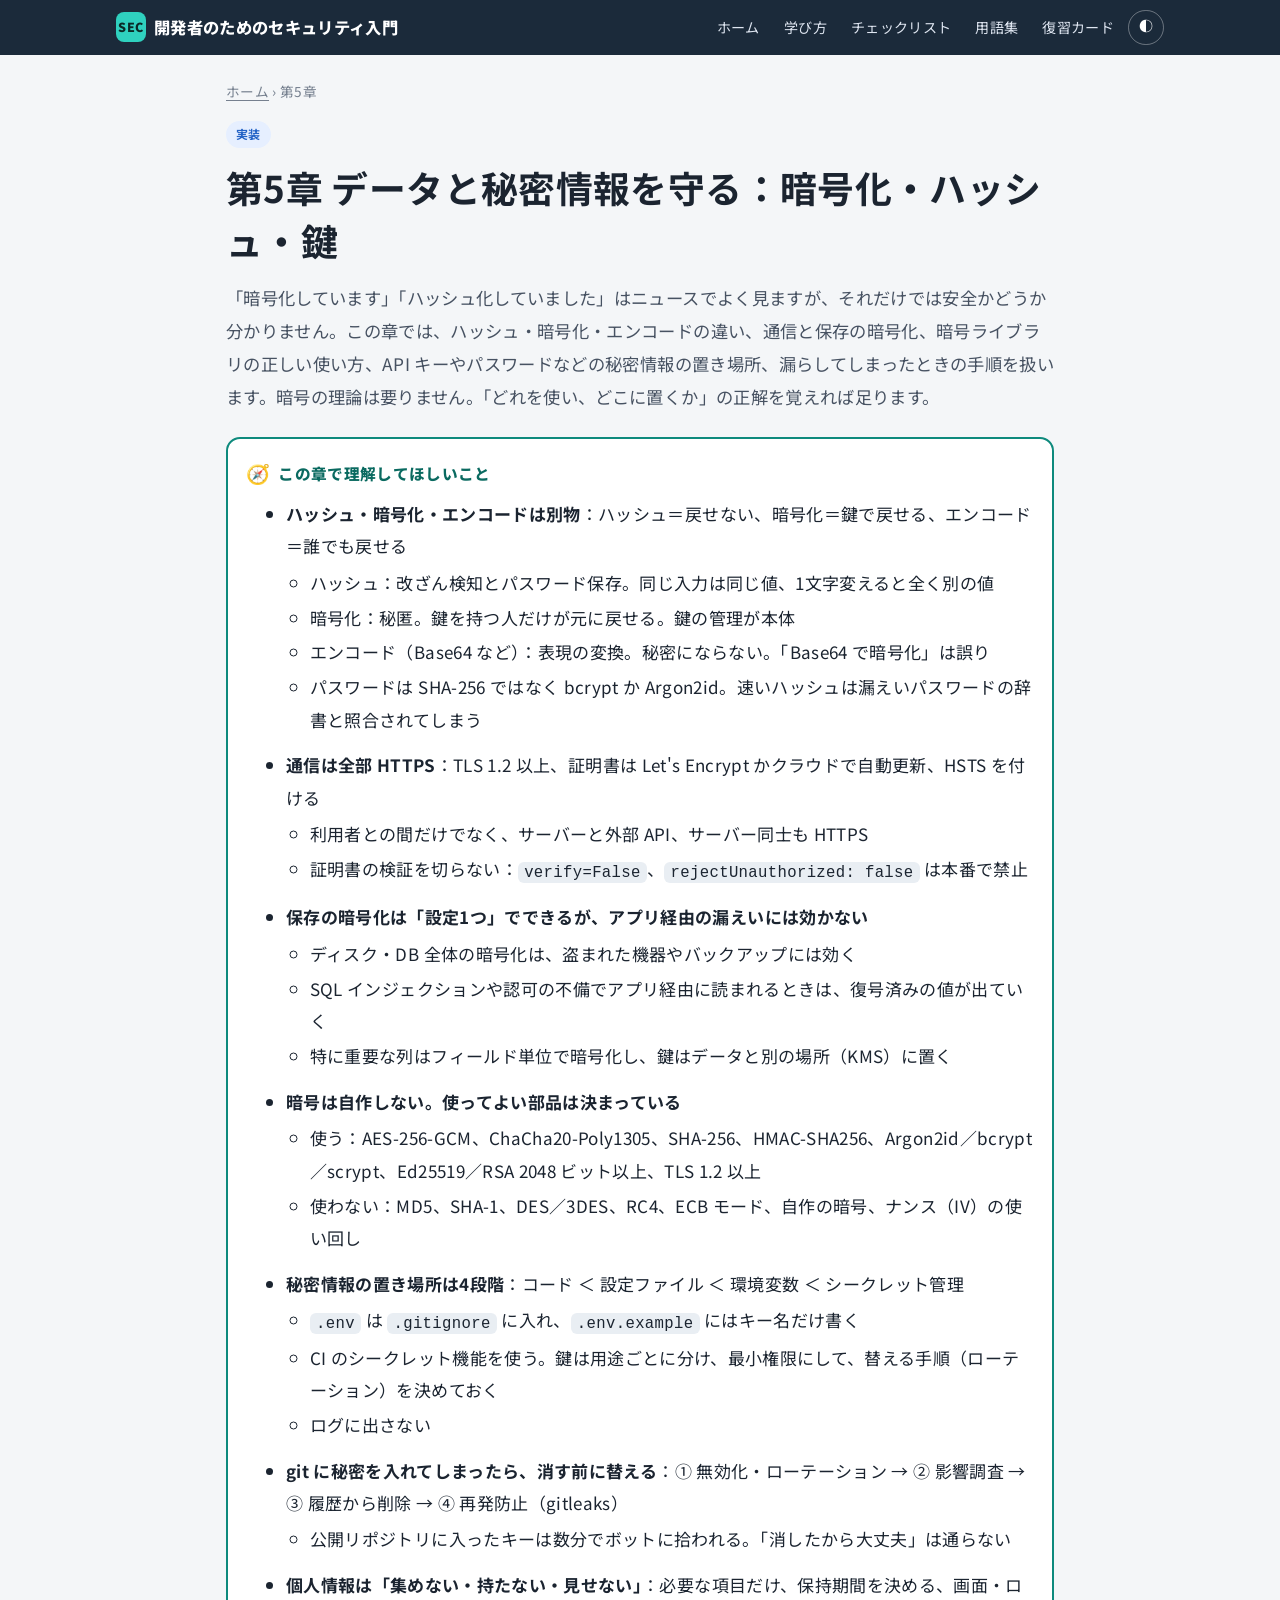
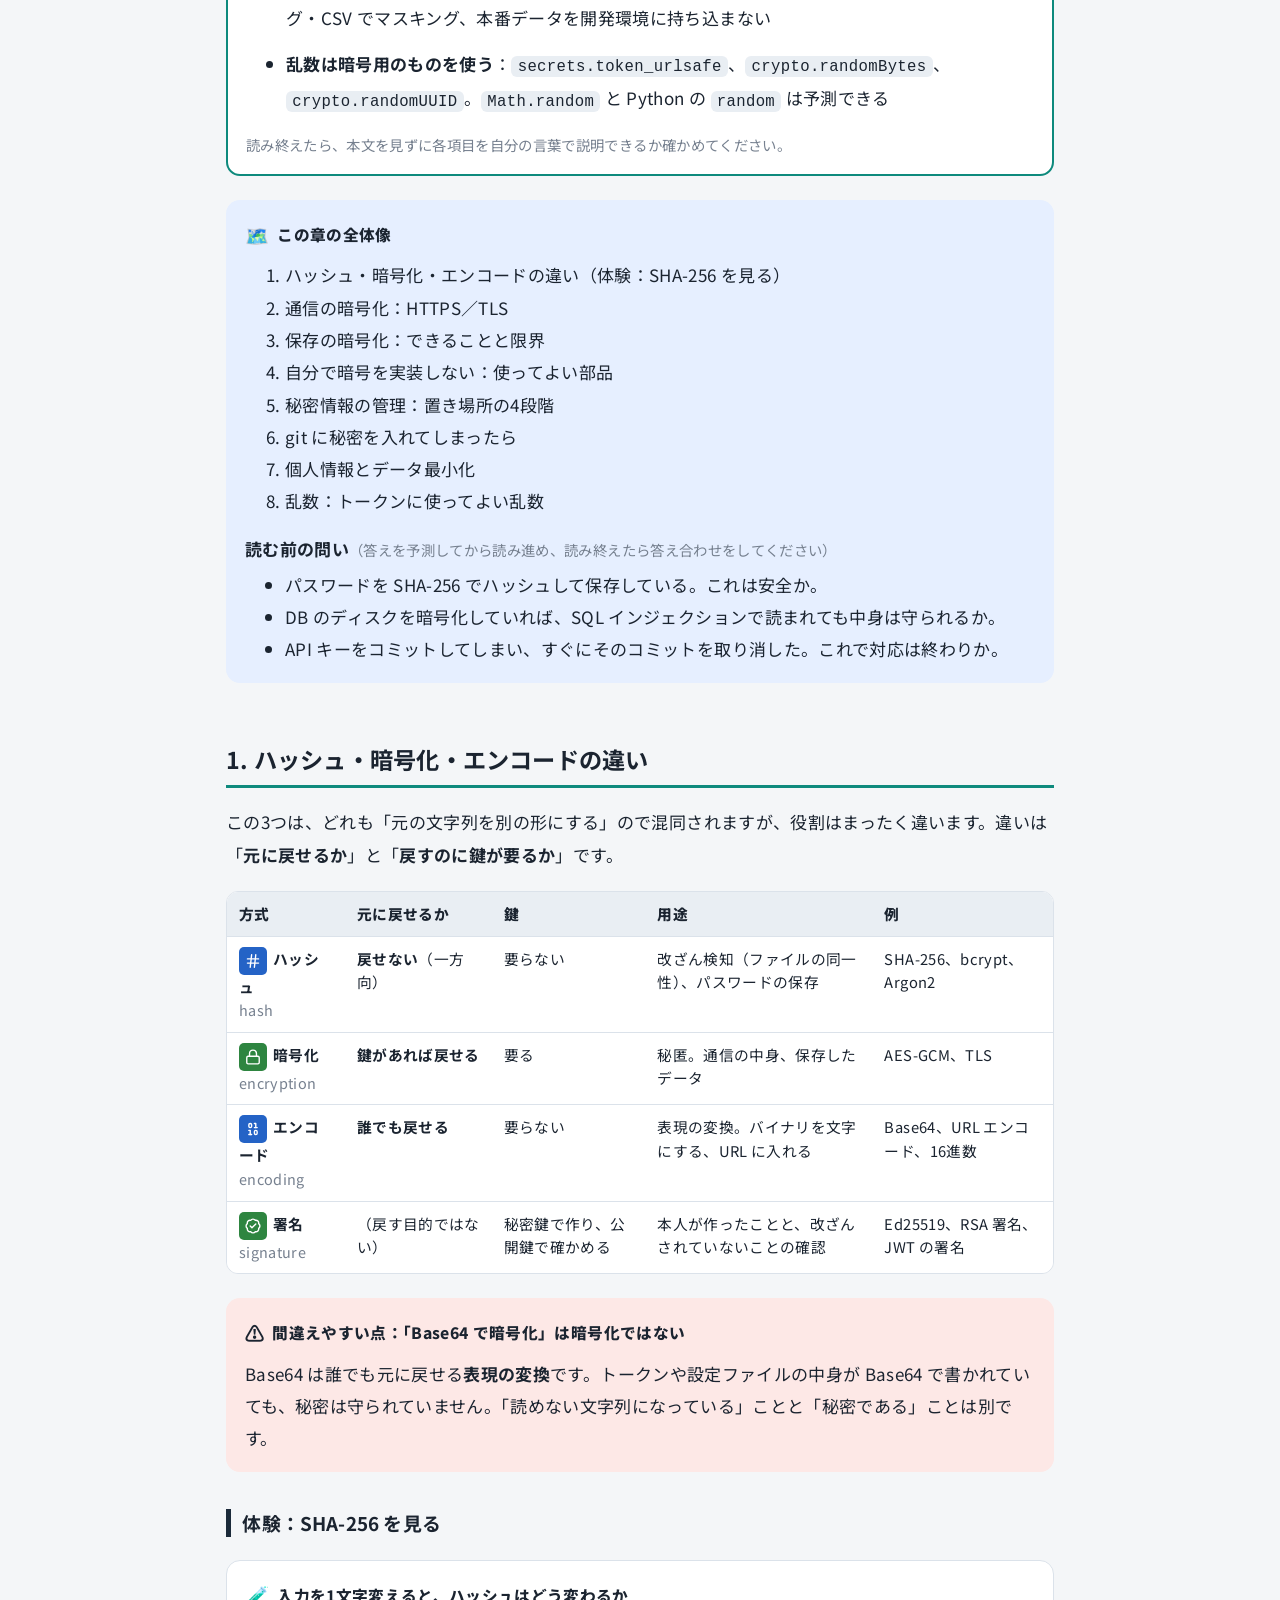
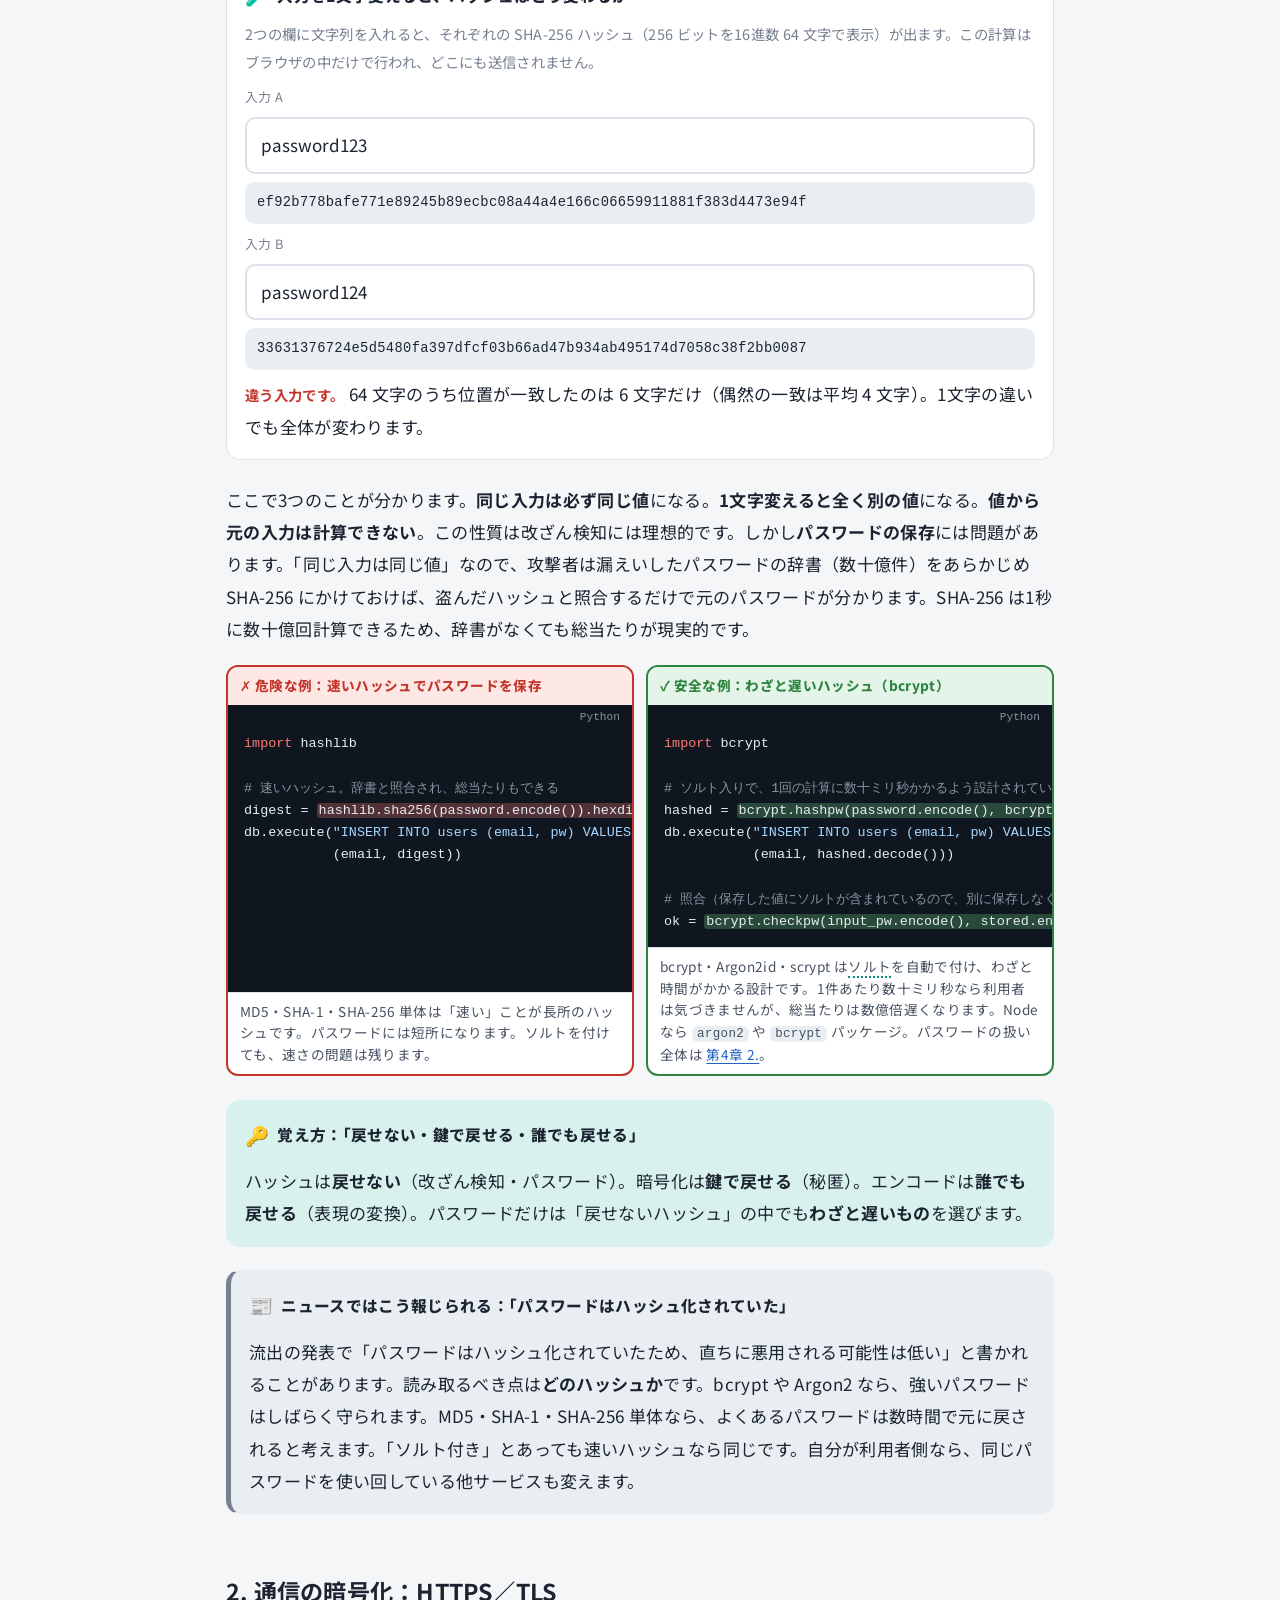
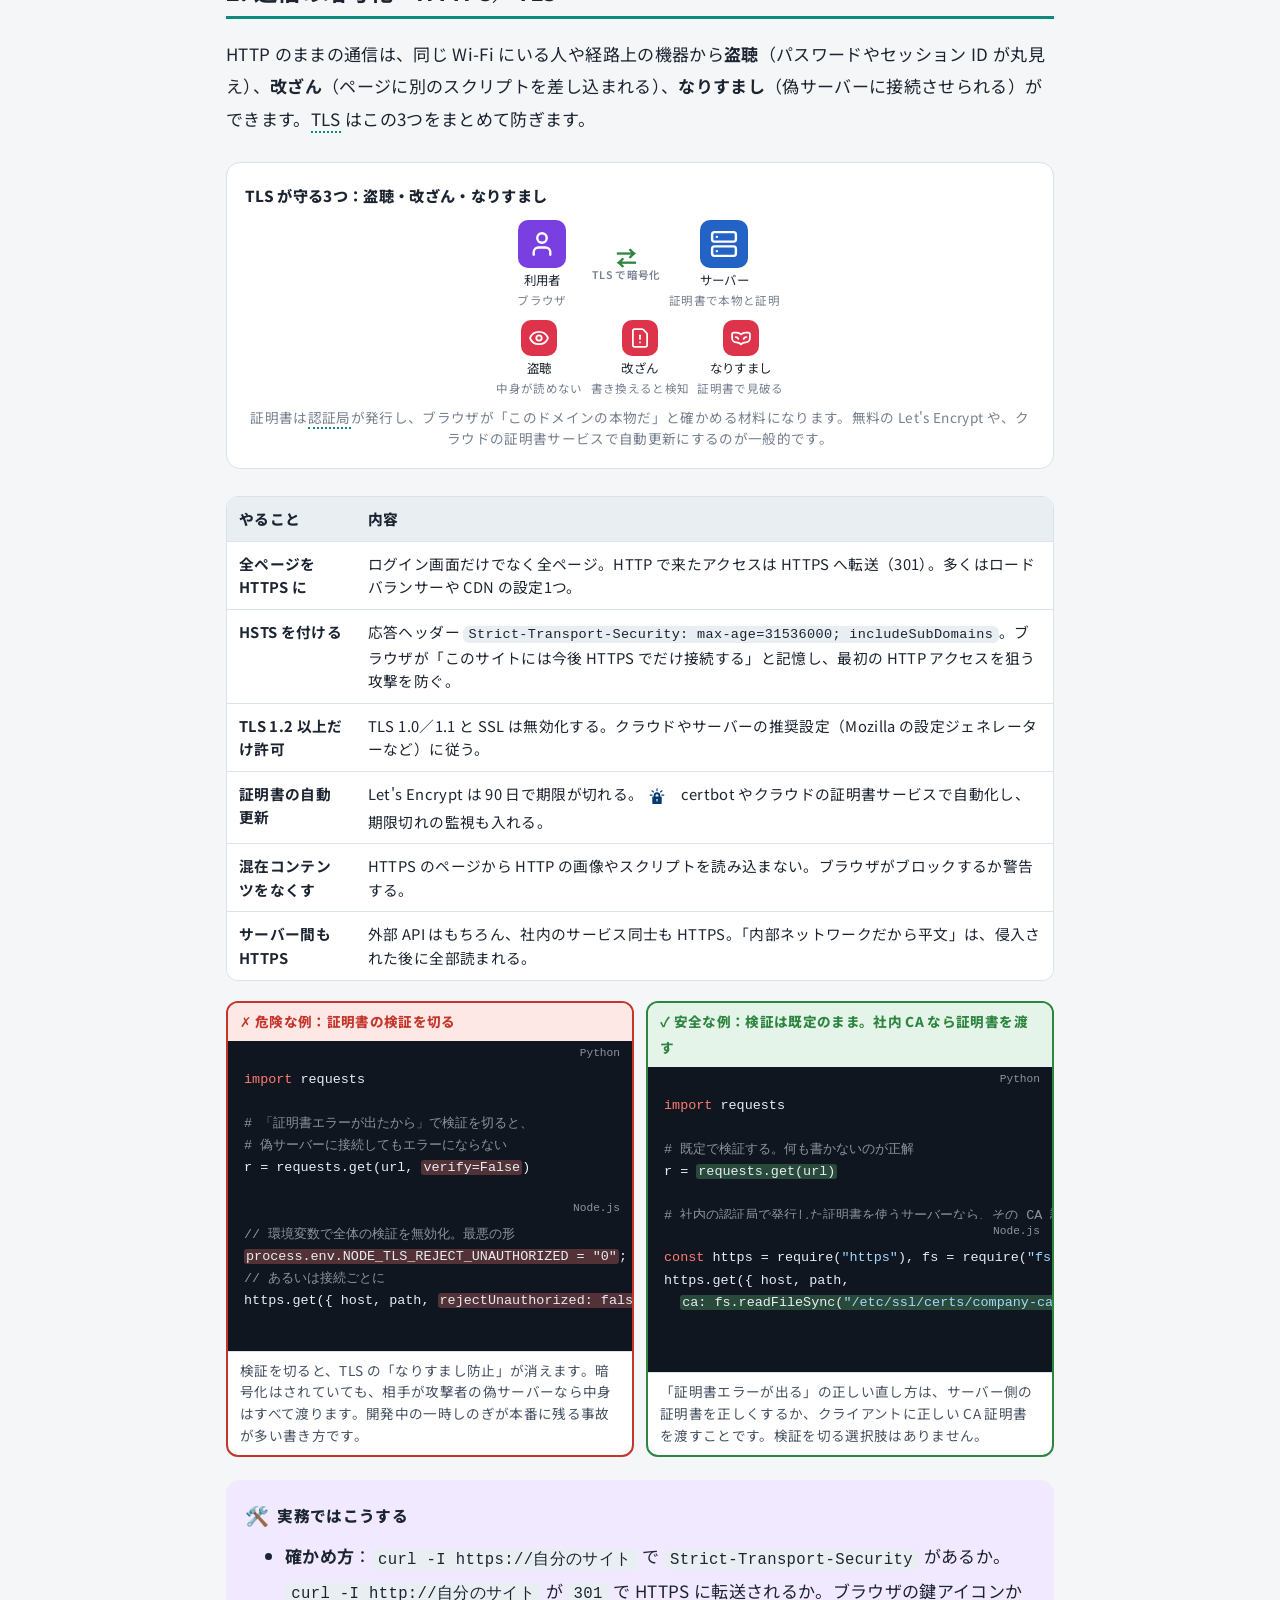
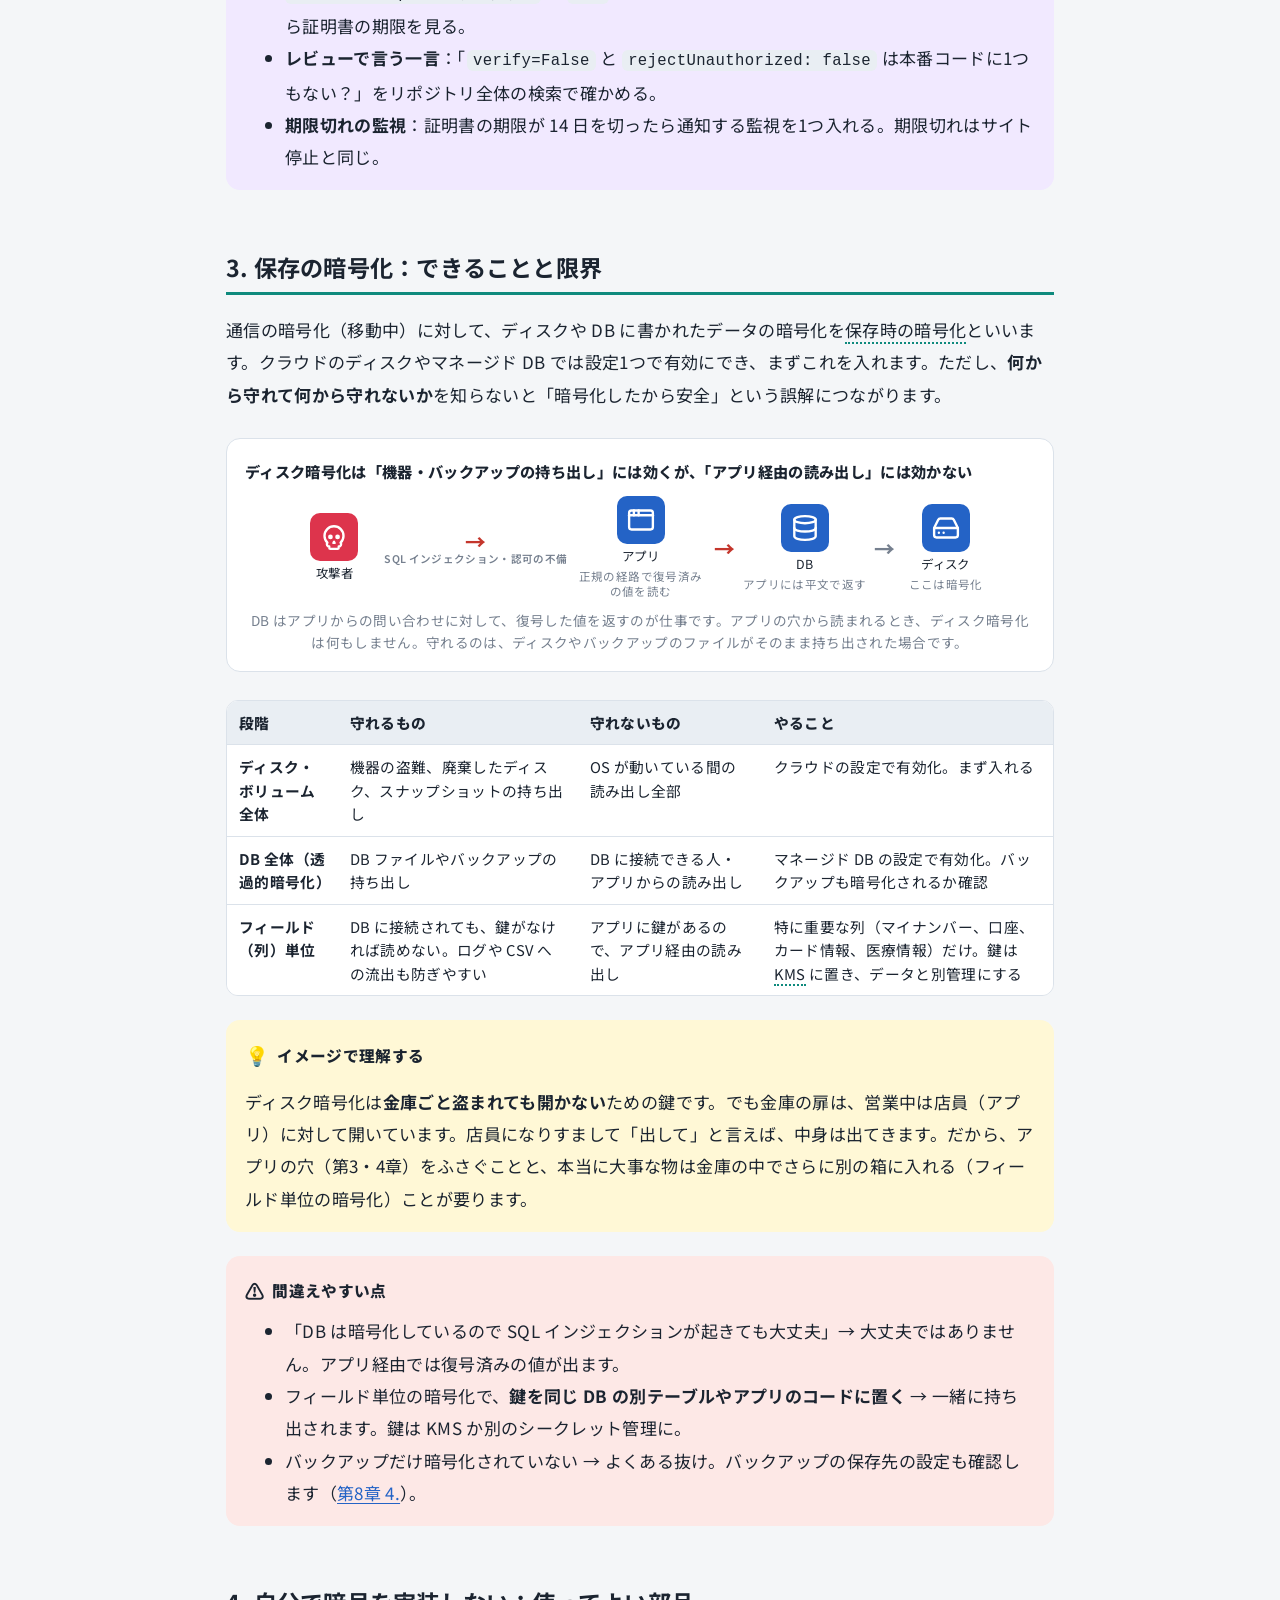
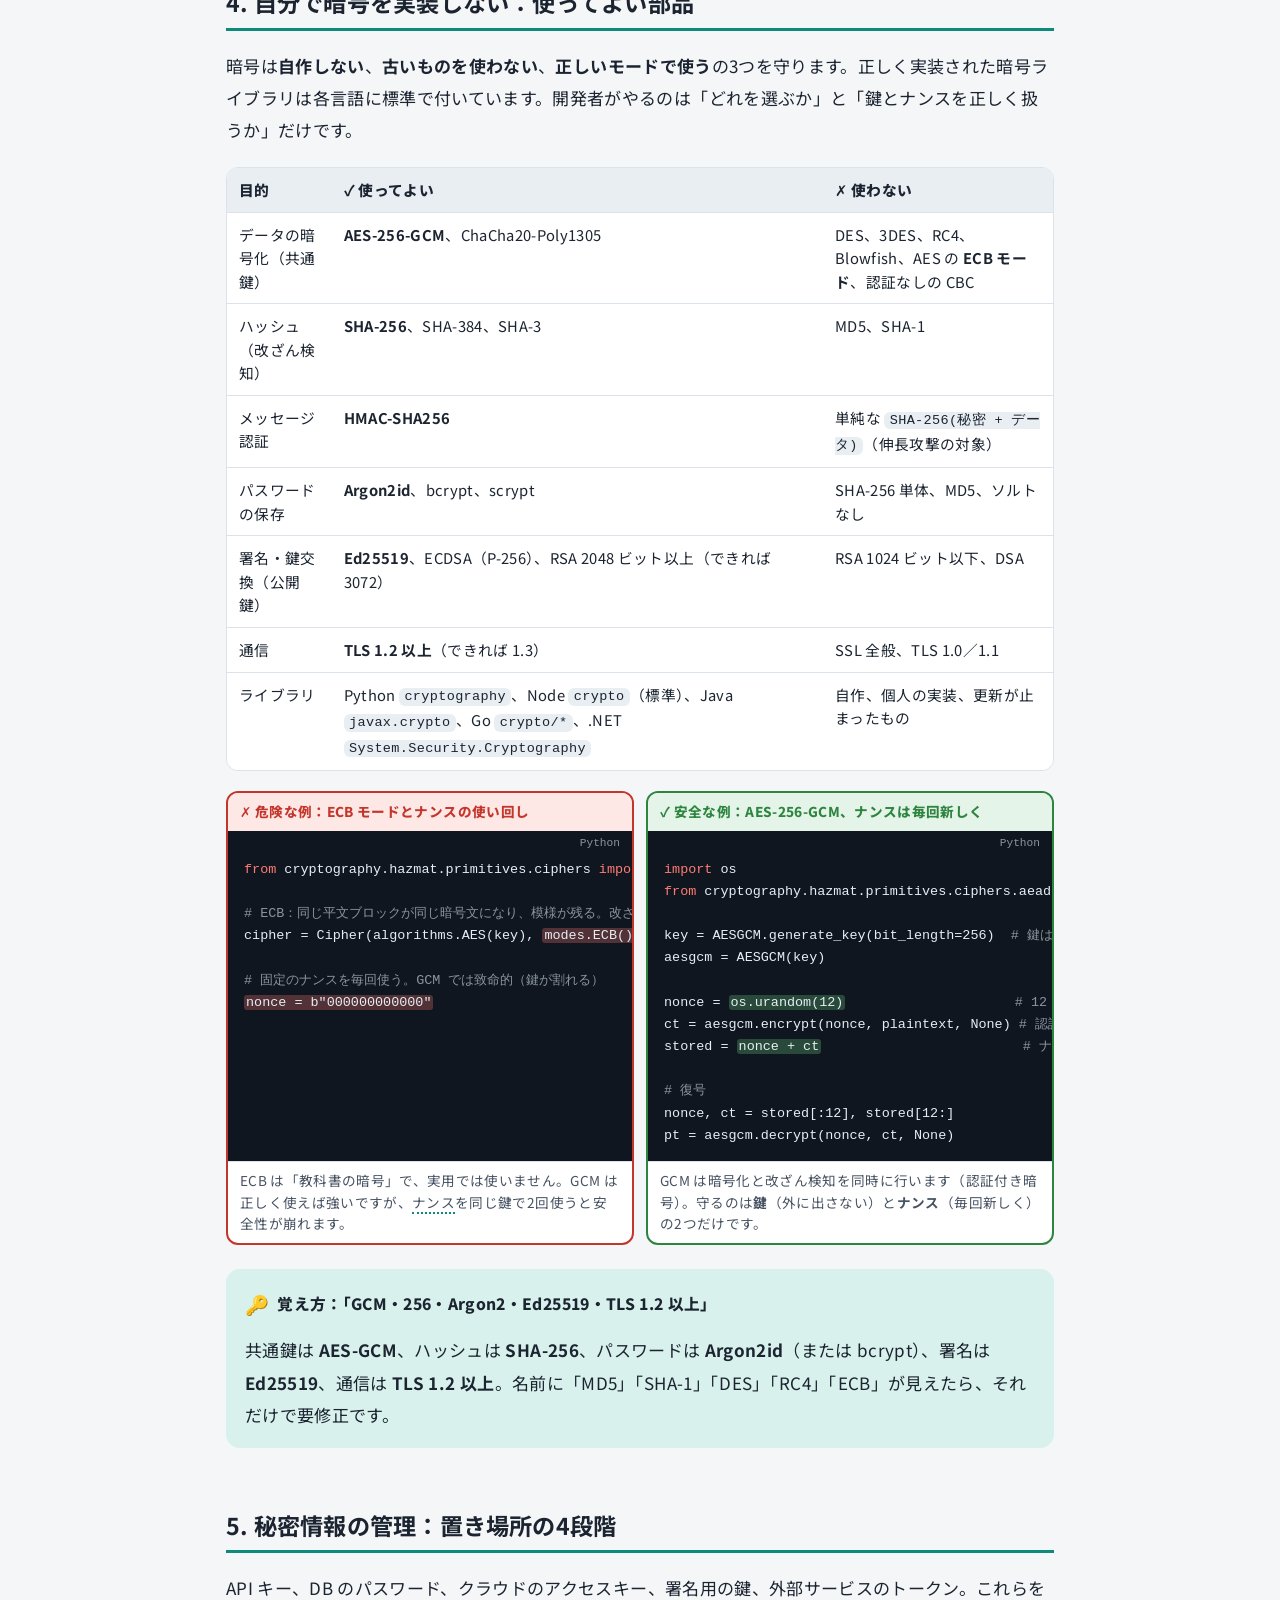
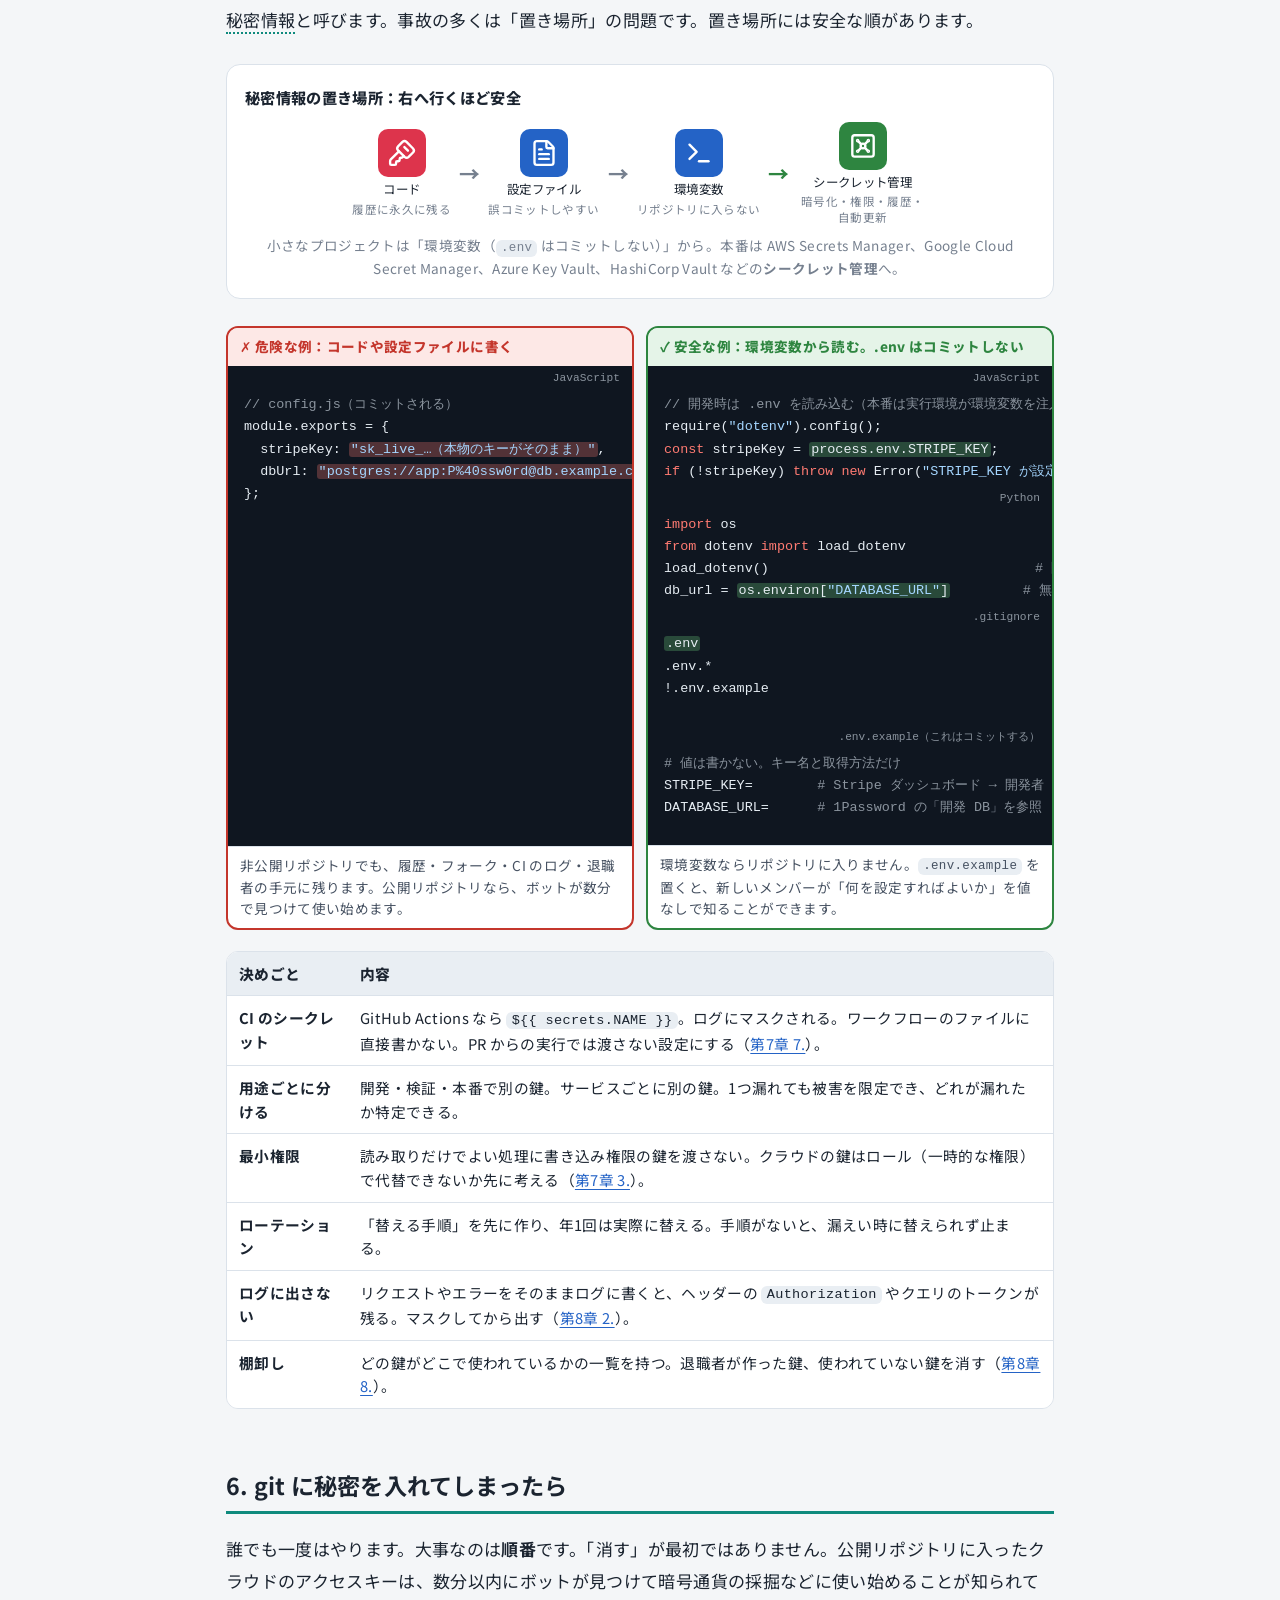
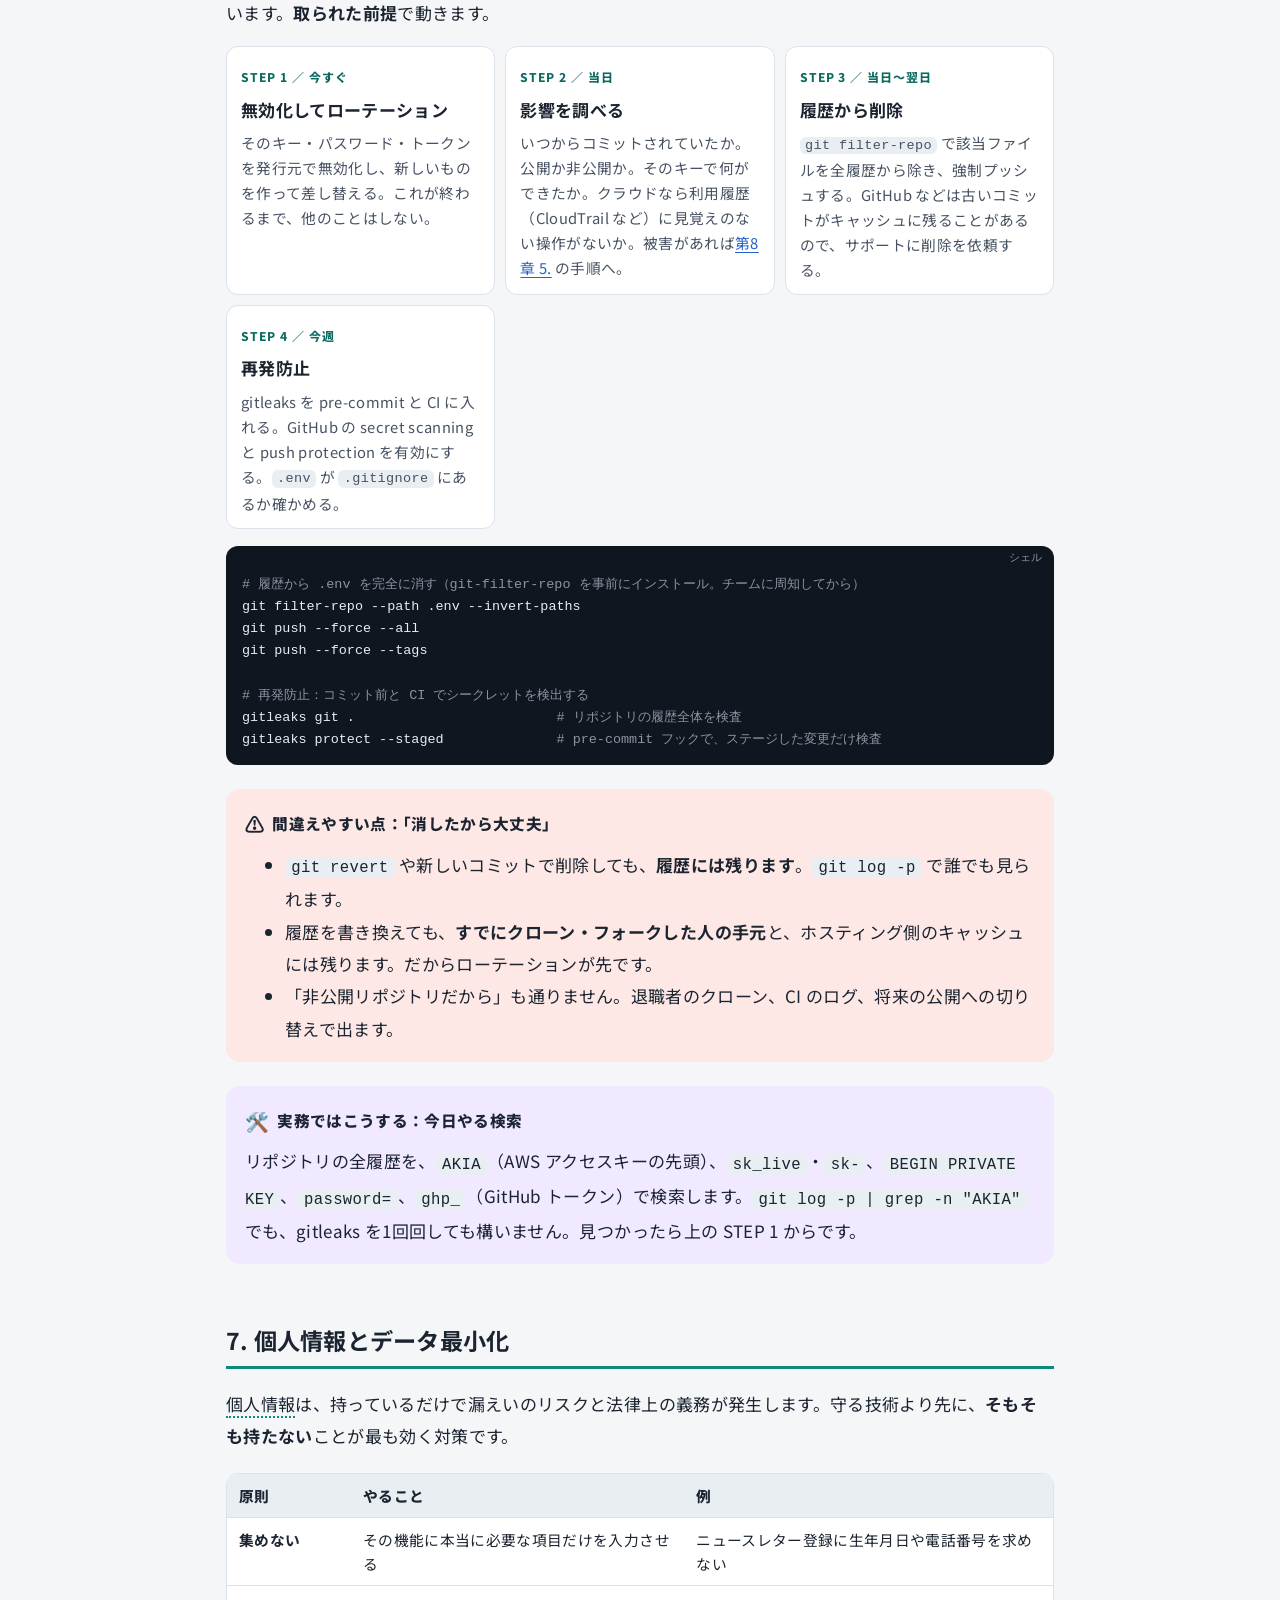
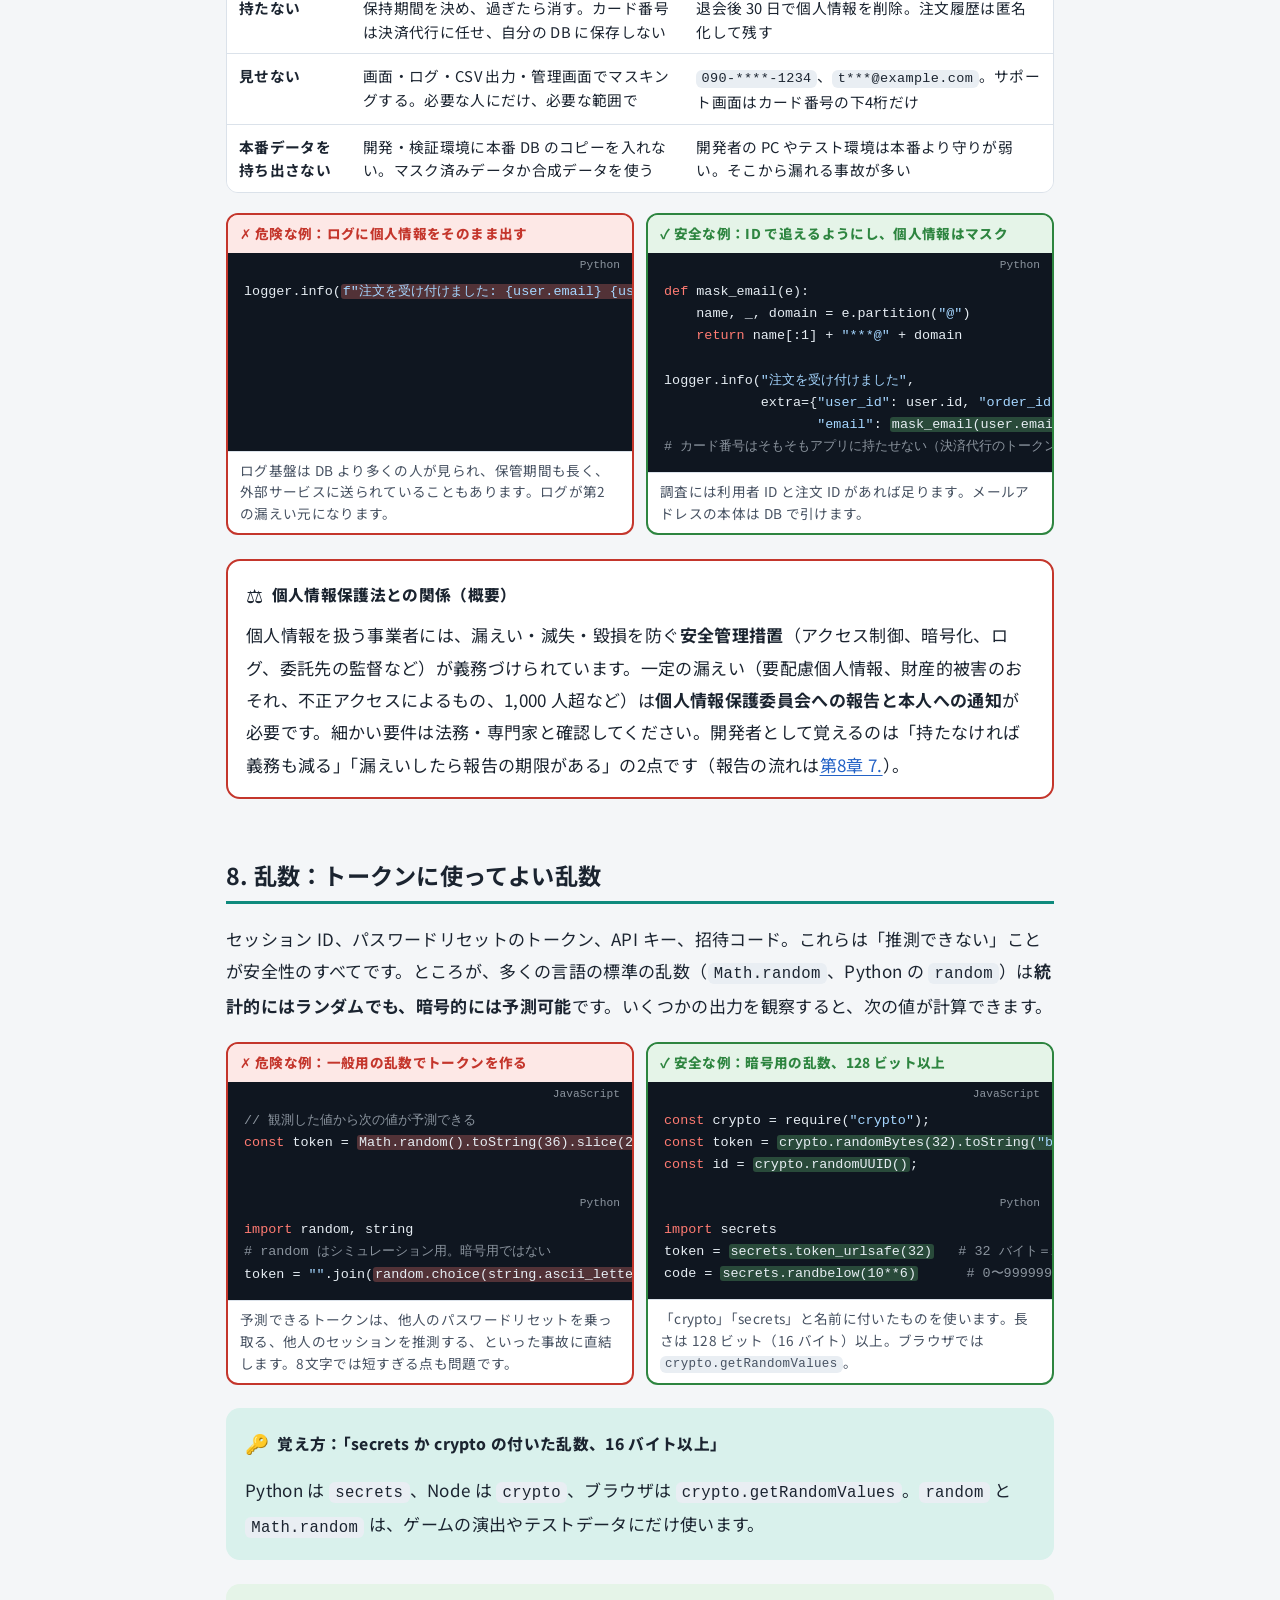
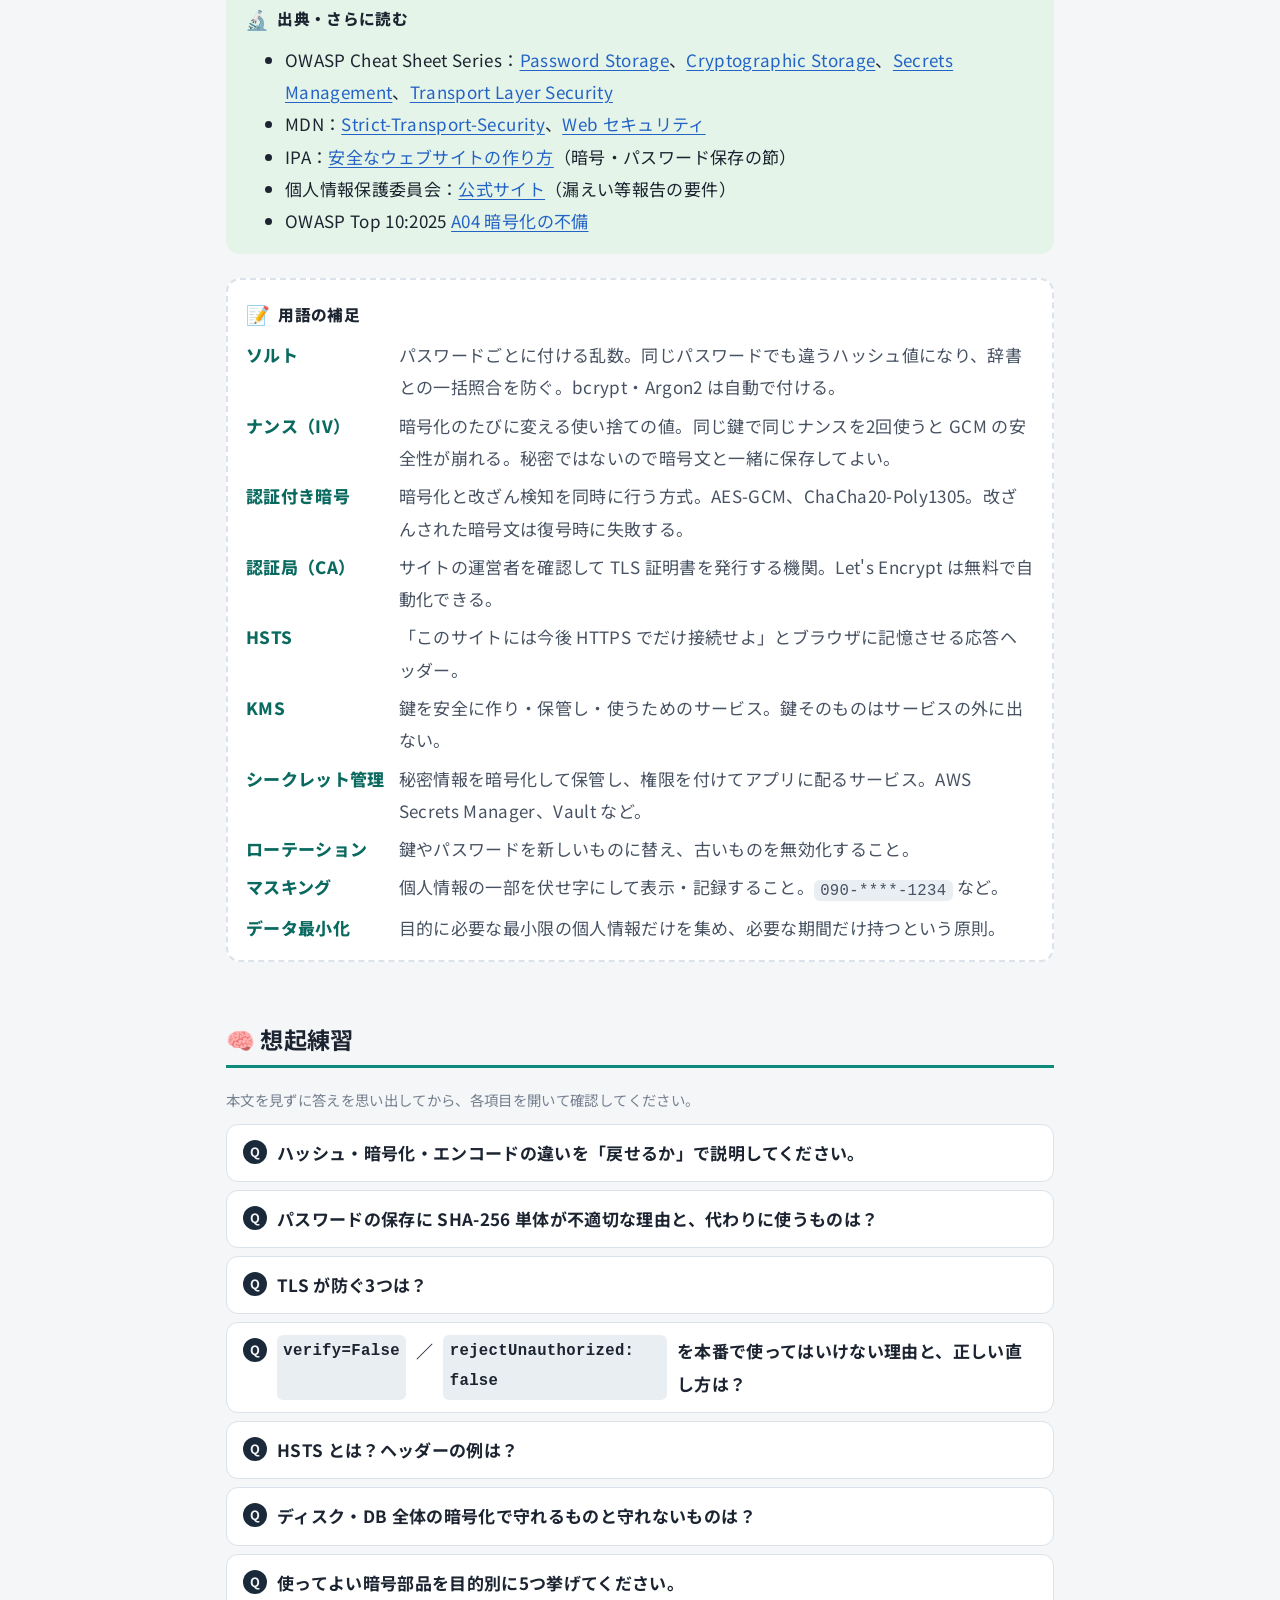
<file: docs/chapters/05-crypto-secrets.html>
<!doctype html>
<html lang="ja">
<head>
<meta charset="utf-8">
<meta name="viewport" content="width=device-width, initial-scale=1">
<title>データと秘密情報を守る：暗号化・ハッシュ・鍵 | 開発者のためのセキュリティ入門</title>
<link rel="preconnect" href="https://fonts.googleapis.com">
<link href="https://fonts.googleapis.com/css2?family=Noto+Sans+JP:wght@400;700;800&display=swap" rel="stylesheet">
<link rel="stylesheet" href="../assets/style.css">
<style>
  .hashdemo .row { display: grid; gap: 8px; grid-template-columns: 1fr; margin: 8px 0; }
  .hashdemo .lbl { font-size: .8rem; color: var(--ink-3); }
  .hashdemo .out { min-height: 2.6em; }
  .hashdemo .same { color: var(--green); font-weight: 700; font-size: .9rem; }
  .hashdemo .diff { color: var(--red); font-weight: 700; font-size: .9rem; }
</style>
</head>
<body data-root="../" data-page="ch05">
<main class="wrap">
<div class="breadcrumb"><a href="../index.html">ホーム</a> › 第5章</div>
<p><span class="badge impl">実装</span></p>
<h1>第5章 データと秘密情報を守る：暗号化・ハッシュ・鍵</h1>
<p class="lead">「暗号化しています」「ハッシュ化していました」はニュースでよく見ますが、それだけでは安全かどうか分かりません。この章では、ハッシュ・暗号化・エンコードの違い、通信と保存の暗号化、暗号ライブラリの正しい使い方、API キーやパスワードなどの秘密情報の置き場所、漏らしてしまったときの手順を扱います。暗号の理論は要りません。「どれを使い、どこに置くか」の正解を覚えれば足ります。</p>

<div class="box goal">
  <div class="box-title"><span class="em">🧭</span>この章で理解してほしいこと</div>
  <ul style="margin:0">
    <li><b>ハッシュ・暗号化・エンコードは別物</b>：ハッシュ＝戻せない、暗号化＝鍵で戻せる、エンコード＝誰でも戻せる
      <ul>
        <li>ハッシュ：改ざん検知とパスワード保存。同じ入力は同じ値、1文字変えると全く別の値</li>
        <li>暗号化：秘匿。鍵を持つ人だけが元に戻せる。鍵の管理が本体</li>
        <li>エンコード（Base64 など）：表現の変換。秘密にならない。「Base64 で暗号化」は誤り</li>
        <li>パスワードは SHA-256 ではなく bcrypt か Argon2id。速いハッシュは漏えいパスワードの辞書と照合されてしまう</li>
      </ul>
    </li>
    <li><b>通信は全部 HTTPS</b>：TLS 1.2 以上、証明書は Let's Encrypt かクラウドで自動更新、HSTS を付ける
      <ul>
        <li>利用者との間だけでなく、サーバーと外部 API、サーバー同士も HTTPS</li>
        <li>証明書の検証を切らない：<code>verify=False</code>、<code>rejectUnauthorized: false</code> は本番で禁止</li>
      </ul>
    </li>
    <li><b>保存の暗号化は「設定1つ」でできるが、アプリ経由の漏えいには効かない</b>
      <ul>
        <li>ディスク・DB 全体の暗号化は、盗まれた機器やバックアップには効く</li>
        <li>SQL インジェクションや認可の不備でアプリ経由に読まれるときは、復号済みの値が出ていく</li>
        <li>特に重要な列はフィールド単位で暗号化し、鍵はデータと別の場所（KMS）に置く</li>
      </ul>
    </li>
    <li><b>暗号は自作しない。使ってよい部品は決まっている</b>
      <ul>
        <li>使う：AES-256-GCM、ChaCha20-Poly1305、SHA-256、HMAC-SHA256、Argon2id／bcrypt／scrypt、Ed25519／RSA 2048 ビット以上、TLS 1.2 以上</li>
        <li>使わない：MD5、SHA-1、DES／3DES、RC4、ECB モード、自作の暗号、ナンス（IV）の使い回し</li>
      </ul>
    </li>
    <li><b>秘密情報の置き場所は4段階</b>：コード ＜ 設定ファイル ＜ 環境変数 ＜ シークレット管理
      <ul>
        <li><code>.env</code> は <code>.gitignore</code> に入れ、<code>.env.example</code> にはキー名だけ書く</li>
        <li>CI のシークレット機能を使う。鍵は用途ごとに分け、最小権限にして、替える手順（ローテーション）を決めておく</li>
        <li>ログに出さない</li>
      </ul>
    </li>
    <li><b>git に秘密を入れてしまったら、消す前に替える</b>：① 無効化・ローテーション → ② 影響調査 → ③ 履歴から削除 → ④ 再発防止（gitleaks）
      <ul>
        <li>公開リポジトリに入ったキーは数分でボットに拾われる。「消したから大丈夫」は通らない</li>
      </ul>
    </li>
    <li><b>個人情報は「集めない・持たない・見せない」</b>：必要な項目だけ、保持期間を決める、画面・ログ・CSV でマスキング、本番データを開発環境に持ち込まない</li>
    <li><b>乱数は暗号用のものを使う</b>：<code>secrets.token_urlsafe</code>、<code>crypto.randomBytes</code>、<code>crypto.randomUUID</code>。<code>Math.random</code> と Python の <code>random</code> は予測できる</li>
  </ul>
  <p class="muted" style="margin:.7em 0 0;font-size:.9rem">読み終えたら、本文を見ずに各項目を自分の言葉で説明できるか確かめてください。</p>
</div>

<div class="box map">
  <div class="box-title"><span class="em">🗺️</span>この章の全体像</div>
  <ol style="margin:0">
    <li>ハッシュ・暗号化・エンコードの違い（体験：SHA-256 を見る）</li>
    <li>通信の暗号化：HTTPS／TLS</li>
    <li>保存の暗号化：できることと限界</li>
    <li>自分で暗号を実装しない：使ってよい部品</li>
    <li>秘密情報の管理：置き場所の4段階</li>
    <li>git に秘密を入れてしまったら</li>
    <li>個人情報とデータ最小化</li>
    <li>乱数：トークンに使ってよい乱数</li>
  </ol>
  <p style="margin:.9em 0 .2em"><b>読む前の問い</b><small class="muted">（答えを予測してから読み進め、読み終えたら答え合わせをしてください）</small></p>
  <ul style="margin:0">
    <li>パスワードを SHA-256 でハッシュして保存している。これは安全か。</li>
    <li>DB のディスクを暗号化していれば、SQL インジェクションで読まれても中身は守られるか。</li>
    <li>API キーをコミットしてしまい、すぐにそのコミットを取り消した。これで対応は終わりか。</li>
  </ul>
</div>

<h2 id="hash-vs-encrypt">1. ハッシュ・暗号化・エンコードの違い</h2>
<p>この3つは、どれも「元の文字列を別の形にする」ので混同されますが、役割はまったく違います。違いは「<b>元に戻せるか</b>」と「<b>戻すのに鍵が要るか</b>」です。</p>
<div class="table-wrap"><table>
  <tr><th>方式</th><th>元に戻せるか</th><th>鍵</th><th>用途</th><th>例</th></tr>
  <tr><td><img class="ico-s" src="../assets/icons/asset/hash.svg" alt=""><b>ハッシュ</b><br><small class="muted">hash</small></td><td><b>戻せない</b>（一方向）</td><td>要らない</td><td>改ざん検知（ファイルの同一性）、パスワードの保存</td><td>SHA-256、bcrypt、Argon2</td></tr>
  <tr><td><img class="ico-s" src="../assets/icons/defense/lock.svg" alt=""><b>暗号化</b><br><small class="muted">encryption</small></td><td><b>鍵があれば戻せる</b></td><td>要る</td><td>秘匿。通信の中身、保存したデータ</td><td>AES-GCM、TLS</td></tr>
  <tr><td><img class="ico-s" src="../assets/icons/asset/binary.svg" alt=""><b>エンコード</b><br><small class="muted">encoding</small></td><td><b>誰でも戻せる</b></td><td>要らない</td><td>表現の変換。バイナリを文字にする、URL に入れる</td><td>Base64、URL エンコード、16進数</td></tr>
  <tr><td><img class="ico-s" src="../assets/icons/defense/badge-check.svg" alt=""><b>署名</b><br><small class="muted">signature</small></td><td>（戻す目的ではない）</td><td>秘密鍵で作り、公開鍵で確かめる</td><td>本人が作ったことと、改ざんされていないことの確認</td><td>Ed25519、RSA 署名、JWT の署名</td></tr>
</table></div>
<div class="box warn">
  <div class="box-title"><span class="em">⚠️</span>間違えやすい点：「Base64 で暗号化」は暗号化ではない</div>
  <p style="margin:0">Base64 は誰でも元に戻せる<b>表現の変換</b>です。トークンや設定ファイルの中身が Base64 で書かれていても、秘密は守られていません。「読めない文字列になっている」ことと「秘密である」ことは別です。</p>
</div>

<h3>体験：SHA-256 を見る</h3>
<div class="box hashdemo">
  <div class="box-title"><span class="em">🧪</span>入力を1文字変えると、ハッシュはどう変わるか</div>
  <p class="muted" style="margin-top:0">2つの欄に文字列を入れると、それぞれの SHA-256 ハッシュ（256 ビットを16進数 64 文字で表示）が出ます。この計算はブラウザの中だけで行われ、どこにも送信されません。</p>
  <div class="row"><span class="lbl">入力 A</span><input class="field" id="h-a" type="text" value="password123" aria-label="入力 A"><div class="out" id="h-a-out">計算中…</div></div>
  <div class="row"><span class="lbl">入力 B</span><input class="field" id="h-b" type="text" value="password124" aria-label="入力 B"><div class="out" id="h-b-out">計算中…</div></div>
  <p id="h-cmp" style="margin:.4em 0 0"></p>
</div>
<p>ここで3つのことが分かります。<b>同じ入力は必ず同じ値</b>になる。<b>1文字変えると全く別の値</b>になる。<b>値から元の入力は計算できない</b>。この性質は改ざん検知には理想的です。しかし<b>パスワードの保存</b>には問題があります。「同じ入力は同じ値」なので、攻撃者は漏えいしたパスワードの辞書（数十億件）をあらかじめ SHA-256 にかけておけば、盗んだハッシュと照合するだけで元のパスワードが分かります。SHA-256 は1秒に数十億回計算できるため、辞書がなくても総当たりが現実的です。</p>
<div class="compare">
  <div class="ng"><div class="lbl">✗ 危険な例：速いハッシュでパスワードを保存</div><pre class="code"><code><span class="lang">Python</span><span class="k">import</span> hashlib

<span class="c"># 速いハッシュ。辞書と照合され、総当たりもできる</span>
digest = <span class="hl">hashlib.sha256(password.encode()).hexdigest()</span>
db.execute(<span class="s">"INSERT INTO users (email, pw) VALUES (?, ?)"</span>,
           (email, digest))</code></pre><div class="why">MD5・SHA-1・SHA-256 単体は「速い」ことが長所のハッシュです。パスワードには短所になります。ソルトを付けても、速さの問題は残ります。</div></div>
  <div class="ok"><div class="lbl">✓ 安全な例：わざと遅いハッシュ（bcrypt）</div><pre class="code"><code><span class="lang">Python</span><span class="k">import</span> bcrypt

<span class="c"># ソルト入りで、1回の計算に数十ミリ秒かかるよう設計されている</span>
hashed = <span class="ok">bcrypt.hashpw(password.encode(), bcrypt.gensalt())</span>
db.execute(<span class="s">"INSERT INTO users (email, pw) VALUES (?, ?)"</span>,
           (email, hashed.decode()))

<span class="c"># 照合（保存した値にソルトが含まれているので、別に保存しなくてよい）</span>
ok = <span class="ok">bcrypt.checkpw(input_pw.encode(), stored.encode())</span></code></pre><div class="why">bcrypt・Argon2id・scrypt は<span class="term" data-tip="ソルト：パスワードごとに付ける乱数。同じパスワードでも違うハッシュ値になり、辞書との一括照合を防ぐ。">ソルト</span>を自動で付け、わざと時間がかかる設計です。1件あたり数十ミリ秒なら利用者は気づきませんが、総当たりは数億倍遅くなります。Node なら <code>argon2</code> や <code>bcrypt</code> パッケージ。パスワードの扱い全体は <a href="04-auth-session.html#password">第4章 2.</a>。</div></div>
</div>
<div class="box hook">
  <div class="box-title"><span class="em">🔑</span>覚え方：「戻せない・鍵で戻せる・誰でも戻せる」</div>
  <p>ハッシュは<b>戻せない</b>（改ざん検知・パスワード）。暗号化は<b>鍵で戻せる</b>（秘匿）。エンコードは<b>誰でも戻せる</b>（表現の変換）。パスワードだけは「戻せないハッシュ」の中でも<b>わざと遅いもの</b>を選びます。</p>
</div>
<div class="box news">
  <div class="box-title"><span class="em">📰</span>ニュースではこう報じられる：「パスワードはハッシュ化されていた」</div>
  <p>流出の発表で「パスワードはハッシュ化されていたため、直ちに悪用される可能性は低い」と書かれることがあります。読み取るべき点は<b>どのハッシュか</b>です。bcrypt や Argon2 なら、強いパスワードはしばらく守られます。MD5・SHA-1・SHA-256 単体なら、よくあるパスワードは数時間で元に戻されると考えます。「ソルト付き」とあっても速いハッシュなら同じです。自分が利用者側なら、同じパスワードを使い回している他サービスも変えます。</p>
</div>

<h2 id="tls">2. 通信の暗号化：HTTPS／TLS</h2>
<p>HTTP のままの通信は、同じ Wi-Fi にいる人や経路上の機器から<b>盗聴</b>（パスワードやセッション ID が丸見え）、<b>改ざん</b>（ページに別のスクリプトを差し込まれる）、<b>なりすまし</b>（偽サーバーに接続させられる）ができます。<span class="term" data-tip="TLS（Transport Layer Security）：通信を暗号化し、相手が本物かを証明書で確かめる仕組み。HTTPS は HTTP を TLS の上で行うこと。">TLS</span> はこの3つをまとめて防ぎます。</p>
<div class="diagram">
  <div class="dtitle">TLS が守る3つ：盗聴・改ざん・なりすまし</div>
  <div class="flow wrap-ok mobile-col">
    <div class="node"><img src="../assets/icons/people/user.svg" alt="">利用者<small>ブラウザ</small></div>
    <div class="arr ok">⇄<small>TLS で暗号化</small></div>
    <div class="node"><img src="../assets/icons/asset/server.svg" alt="">サーバー<small>証明書で本物と証明</small></div>
  </div>
  <div class="flow wrap-ok" style="margin-top:12px">
    <div class="node sm"><img src="../assets/icons/threat/eye.svg" alt="">盗聴<small>中身が読めない</small></div>
    <div class="node sm"><img src="../assets/icons/threat/file-warning.svg" alt="">改ざん<small>書き換えると検知</small></div>
    <div class="node sm"><img src="../assets/icons/threat/venetian-mask.svg" alt="">なりすまし<small>証明書で見破る</small></div>
  </div>
  <div class="cap">証明書は<span class="term" data-tip="認証局（CA）：サイトの運営者を確認して証明書を発行する機関。ブラウザはあらかじめ信頼する認証局の一覧を持っている。">認証局</span>が発行し、ブラウザが「このドメインの本物だ」と確かめる材料になります。無料の Let's Encrypt や、クラウドの証明書サービスで自動更新にするのが一般的です。</div>
</div>
<div class="table-wrap"><table>
  <tr><th>やること</th><th>内容</th></tr>
  <tr><td><b>全ページを HTTPS に</b></td><td>ログイン画面だけでなく全ページ。HTTP で来たアクセスは HTTPS へ転送（301）。多くはロードバランサーや CDN の設定1つ。</td></tr>
  <tr><td><b>HSTS を付ける</b></td><td>応答ヘッダー <code>Strict-Transport-Security: max-age=31536000; includeSubDomains</code>。ブラウザが「このサイトには今後 HTTPS でだけ接続する」と記憶し、最初の HTTP アクセスを狙う攻撃を防ぐ。</td></tr>
  <tr><td><b>TLS 1.2 以上だけ許可</b></td><td>TLS 1.0／1.1 と SSL は無効化する。クラウドやサーバーの推奨設定（Mozilla の設定ジェネレーターなど）に従う。</td></tr>
  <tr><td><b>証明書の自動更新</b></td><td>Let's Encrypt は 90 日で期限が切れる。<img class="ico-s" src="../assets/icons/brand/letsencrypt.svg" alt=""> certbot やクラウドの証明書サービスで自動化し、期限切れの監視も入れる。</td></tr>
  <tr><td><b>混在コンテンツをなくす</b></td><td>HTTPS のページから HTTP の画像やスクリプトを読み込まない。ブラウザがブロックするか警告する。</td></tr>
  <tr><td><b>サーバー間も HTTPS</b></td><td>外部 API はもちろん、社内のサービス同士も HTTPS。「内部ネットワークだから平文」は、侵入された後に全部読まれる。</td></tr>
</table></div>
<div class="compare">
  <div class="ng"><div class="lbl">✗ 危険な例：証明書の検証を切る</div><pre class="code"><code><span class="lang">Python</span><span class="k">import</span> requests

<span class="c"># 「証明書エラーが出たから」で検証を切ると、</span>
<span class="c"># 偽サーバーに接続してもエラーにならない</span>
r = requests.get(url, <span class="hl">verify=False</span>)</code></pre><pre class="code"><code><span class="lang">Node.js</span><span class="c">// 環境変数で全体の検証を無効化。最悪の形</span>
<span class="hl">process.env.NODE_TLS_REJECT_UNAUTHORIZED = "0"</span>;
<span class="c">// あるいは接続ごとに</span>
https.get({ host, path, <span class="hl">rejectUnauthorized: false</span> }, cb);</code></pre><div class="why">検証を切ると、TLS の「なりすまし防止」が消えます。暗号化はされていても、相手が攻撃者の偽サーバーなら中身はすべて渡ります。開発中の一時しのぎが本番に残る事故が多い書き方です。</div></div>
  <div class="ok"><div class="lbl">✓ 安全な例：検証は既定のまま。社内 CA なら証明書を渡す</div><pre class="code"><code><span class="lang">Python</span><span class="k">import</span> requests

<span class="c"># 既定で検証する。何も書かないのが正解</span>
r = <span class="ok">requests.get(url)</span>

<span class="c"># 社内の認証局で発行した証明書を使うサーバーなら、その CA 証明書を指定</span>
r = requests.get(url, <span class="ok">verify=<span class="s">"/etc/ssl/certs/company-ca.pem"</span></span>)</code></pre><pre class="code"><code><span class="lang">Node.js</span><span class="k">const</span> https = require(<span class="s">"https"</span>), fs = require(<span class="s">"fs"</span>);
https.get({ host, path,
  <span class="ok">ca: fs.readFileSync(<span class="s">"/etc/ssl/certs/company-ca.pem"</span>)</span> }, cb);</code></pre><div class="why">「証明書エラーが出る」の正しい直し方は、サーバー側の証明書を正しくするか、クライアントに正しい CA 証明書を渡すことです。検証を切る選択肢はありません。</div></div>
</div>
<div class="box exam">
  <div class="box-title"><span class="em">🛠️</span>実務ではこうする</div>
  <ul style="margin:0">
    <li><b>確かめ方</b>：<code>curl -I https://自分のサイト</code> で <code>Strict-Transport-Security</code> があるか。<code>curl -I http://自分のサイト</code> が <code>301</code> で HTTPS に転送されるか。ブラウザの鍵アイコンから証明書の期限を見る。</li>
    <li><b>レビューで言う一言</b>：「<code>verify=False</code> と <code>rejectUnauthorized: false</code> は本番コードに1つもない？」をリポジトリ全体の検索で確かめる。</li>
    <li><b>期限切れの監視</b>：証明書の期限が 14 日を切ったら通知する監視を1つ入れる。期限切れはサイト停止と同じ。</li>
  </ul>
</div>

<h2 id="at-rest">3. 保存の暗号化：できることと限界</h2>
<p>通信の暗号化（移動中）に対して、ディスクや DB に書かれたデータの暗号化を<span class="term" data-tip="保存時の暗号化（encryption at rest）：ディスク・DB・バックアップに書かれた状態のデータを暗号化すること。">保存時の暗号化</span>といいます。クラウドのディスクやマネージド DB では設定1つで有効にでき、まずこれを入れます。ただし、<b>何から守れて何から守れないか</b>を知らないと「暗号化したから安全」という誤解につながります。</p>
<div class="diagram">
  <div class="dtitle">ディスク暗号化は「機器・バックアップの持ち出し」には効くが、「アプリ経由の読み出し」には効かない</div>
  <div class="flow wrap-ok mobile-col">
    <div class="node"><img src="../assets/icons/threat/skull.svg" alt="">攻撃者</div>
    <div class="arr ng">→<small>SQL インジェクション・認可の不備</small></div>
    <div class="node"><img src="../assets/icons/asset/app-window.svg" alt="">アプリ<small>正規の経路で復号済みの値を読む</small></div>
    <div class="arr ng">→</div>
    <div class="node"><img src="../assets/icons/asset/database.svg" alt="">DB<small>アプリには平文で返す</small></div>
    <div class="arr">→</div>
    <div class="node"><img src="../assets/icons/asset/hard-drive.svg" alt="">ディスク<small>ここは暗号化</small></div>
  </div>
  <div class="cap">DB はアプリからの問い合わせに対して、復号した値を返すのが仕事です。アプリの穴から読まれるとき、ディスク暗号化は何もしません。守れるのは、ディスクやバックアップのファイルがそのまま持ち出された場合です。</div>
</div>
<div class="table-wrap"><table>
  <tr><th>段階</th><th>守れるもの</th><th>守れないもの</th><th>やること</th></tr>
  <tr><td><b>ディスク・ボリューム全体</b></td><td>機器の盗難、廃棄したディスク、スナップショットの持ち出し</td><td>OS が動いている間の読み出し全部</td><td>クラウドの設定で有効化。まず入れる</td></tr>
  <tr><td><b>DB 全体（透過的暗号化）</b></td><td>DB ファイルやバックアップの持ち出し</td><td>DB に接続できる人・アプリからの読み出し</td><td>マネージド DB の設定で有効化。バックアップも暗号化されるか確認</td></tr>
  <tr><td><b>フィールド（列）単位</b></td><td>DB に接続されても、鍵がなければ読めない。ログや CSV への流出も防ぎやすい</td><td>アプリに鍵があるので、アプリ経由の読み出し</td><td>特に重要な列（マイナンバー、口座、カード情報、医療情報）だけ。鍵は <span class="term" data-tip="KMS（Key Management Service）：鍵を安全に作り・保管し・使うためのサービス。鍵そのものはサービスの外に出ない。AWS KMS、Google Cloud KMS、Azure Key Vault など。">KMS</span> に置き、データと別管理にする</td></tr>
</table></div>
<div class="box story">
  <div class="box-title"><span class="em">💡</span>イメージで理解する</div>
  <p>ディスク暗号化は<b>金庫ごと盗まれても開かない</b>ための鍵です。でも金庫の扉は、営業中は店員（アプリ）に対して開いています。店員になりすまして「出して」と言えば、中身は出てきます。だから、アプリの穴（第3・4章）をふさぐことと、本当に大事な物は金庫の中でさらに別の箱に入れる（フィールド単位の暗号化）ことが要ります。</p>
</div>
<div class="box warn">
  <div class="box-title"><span class="em">⚠️</span>間違えやすい点</div>
  <ul style="margin:0">
    <li>「DB は暗号化しているので SQL インジェクションが起きても大丈夫」→ 大丈夫ではありません。アプリ経由では復号済みの値が出ます。</li>
    <li>フィールド単位の暗号化で、<b>鍵を同じ DB の別テーブルやアプリのコードに置く</b> → 一緒に持ち出されます。鍵は KMS か別のシークレット管理に。</li>
    <li>バックアップだけ暗号化されていない → よくある抜け。バックアップの保存先の設定も確認します（<a href="08-operations-incident.html#backup">第8章 4.</a>）。</li>
  </ul>
</div>

<h2 id="algorithms">4. 自分で暗号を実装しない：使ってよい部品</h2>
<p>暗号は<b>自作しない</b>、<b>古いものを使わない</b>、<b>正しいモードで使う</b>の3つを守ります。正しく実装された暗号ライブラリは各言語に標準で付いています。開発者がやるのは「どれを選ぶか」と「鍵とナンスを正しく扱うか」だけです。</p>
<div class="table-wrap"><table>
  <tr><th>目的</th><th>✓ 使ってよい</th><th>✗ 使わない</th></tr>
  <tr><td>データの暗号化（共通鍵）</td><td><b>AES-256-GCM</b>、ChaCha20-Poly1305</td><td>DES、3DES、RC4、Blowfish、AES の <b>ECB モード</b>、認証なしの CBC</td></tr>
  <tr><td>ハッシュ（改ざん検知）</td><td><b>SHA-256</b>、SHA-384、SHA-3</td><td>MD5、SHA-1</td></tr>
  <tr><td>メッセージ認証</td><td><b>HMAC-SHA256</b></td><td>単純な <code>SHA-256(秘密 + データ)</code>（伸長攻撃の対象）</td></tr>
  <tr><td>パスワードの保存</td><td><b>Argon2id</b>、bcrypt、scrypt</td><td>SHA-256 単体、MD5、ソルトなし</td></tr>
  <tr><td>署名・鍵交換（公開鍵）</td><td><b>Ed25519</b>、ECDSA（P-256）、RSA 2048 ビット以上（できれば 3072）</td><td>RSA 1024 ビット以下、DSA</td></tr>
  <tr><td>通信</td><td><b>TLS 1.2 以上</b>（できれば 1.3）</td><td>SSL 全般、TLS 1.0／1.1</td></tr>
  <tr><td>ライブラリ</td><td>Python <code>cryptography</code>、Node <code>crypto</code>（標準）、Java <code>javax.crypto</code>、Go <code>crypto/*</code>、.NET <code>System.Security.Cryptography</code></td><td>自作、個人の実装、更新が止まったもの</td></tr>
</table></div>
<div class="compare">
  <div class="ng"><div class="lbl">✗ 危険な例：ECB モードとナンスの使い回し</div><pre class="code"><code><span class="lang">Python</span><span class="k">from</span> cryptography.hazmat.primitives.ciphers <span class="k">import</span> Cipher, algorithms, modes

<span class="c"># ECB：同じ平文ブロックが同じ暗号文になり、模様が残る。改ざんも検知できない</span>
cipher = Cipher(algorithms.AES(key), <span class="hl">modes.ECB()</span>)

<span class="c"># 固定のナンスを毎回使う。GCM では致命的（鍵が割れる）</span>
<span class="hl">nonce = b"000000000000"</span></code></pre><div class="why">ECB は「教科書の暗号」で、実用では使いません。GCM は正しく使えば強いですが、<span class="term" data-tip="ナンス（nonce）／IV：暗号化のたびに変える使い捨ての値。同じ鍵で同じナンスを2回使うと、GCM では安全性が崩れる。">ナンス</span>を同じ鍵で2回使うと安全性が崩れます。</div></div>
  <div class="ok"><div class="lbl">✓ 安全な例：AES-256-GCM、ナンスは毎回新しく</div><pre class="code"><code><span class="lang">Python</span><span class="k">import</span> os
<span class="k">from</span> cryptography.hazmat.primitives.ciphers.aead <span class="k">import</span> AESGCM

key = AESGCM.generate_key(bit_length=256)  <span class="c"># 鍵は KMS やシークレット管理に保管</span>
aesgcm = AESGCM(key)

nonce = <span class="ok">os.urandom(12)</span>                     <span class="c"># 12 バイト。暗号化のたびに新しく作る</span>
ct = aesgcm.encrypt(nonce, plaintext, None) <span class="c"># 認証タグ付き。改ざんすると復号で失敗する</span>
stored = <span class="ok">nonce + ct</span>                         <span class="c"># ナンスは秘密ではないので一緒に保存してよい</span>

<span class="c"># 復号</span>
nonce, ct = stored[:12], stored[12:]
pt = aesgcm.decrypt(nonce, ct, None)</code></pre><div class="why">GCM は暗号化と改ざん検知を同時に行います（認証付き暗号）。守るのは<b>鍵</b>（外に出さない）と<b>ナンス</b>（毎回新しく）の2つだけです。</div></div>
</div>
<div class="box hook">
  <div class="box-title"><span class="em">🔑</span>覚え方：「GCM・256・Argon2・Ed25519・TLS 1.2 以上」</div>
  <p>共通鍵は <b>AES-GCM</b>、ハッシュは <b>SHA-256</b>、パスワードは <b>Argon2id</b>（または bcrypt）、署名は <b>Ed25519</b>、通信は <b>TLS 1.2 以上</b>。名前に「MD5」「SHA-1」「DES」「RC4」「ECB」が見えたら、それだけで要修正です。</p>
</div>

<h2 id="secrets">5. 秘密情報の管理：置き場所の4段階</h2>
<p>API キー、DB のパスワード、クラウドのアクセスキー、署名用の鍵、外部サービスのトークン。これらを<span class="term" data-tip="秘密情報（シークレット）：持っているだけでシステムやデータにアクセスできる文字列。API キー、パスワード、トークン、秘密鍵など。">秘密情報</span>と呼びます。事故の多くは「置き場所」の問題です。置き場所には安全な順があります。</p>
<div class="diagram">
  <div class="dtitle">秘密情報の置き場所：右へ行くほど安全</div>
  <div class="flow wrap-ok mobile-col">
    <div class="node"><img src="../assets/icons/threat/key-square.svg" alt="">コード<small>履歴に永久に残る</small></div>
    <div class="arr">→</div>
    <div class="node"><img src="../assets/icons/asset/file-text.svg" alt="">設定ファイル<small>誤コミットしやすい</small></div>
    <div class="arr">→</div>
    <div class="node"><img src="../assets/icons/asset/terminal.svg" alt="">環境変数<small>リポジトリに入らない</small></div>
    <div class="arr ok">→</div>
    <div class="node"><img src="../assets/icons/defense/vault.svg" alt="">シークレット管理<small>暗号化・権限・履歴・自動更新</small></div>
  </div>
  <div class="cap">小さなプロジェクトは「環境変数（<code>.env</code> はコミットしない）」から。本番は AWS Secrets Manager、Google Cloud Secret Manager、Azure Key Vault、HashiCorp Vault などの<b>シークレット管理</b>へ。</div>
</div>
<div class="compare">
  <div class="ng"><div class="lbl">✗ 危険な例：コードや設定ファイルに書く</div><pre class="code"><code><span class="lang">JavaScript</span><span class="c">// config.js（コミットされる）</span>
module.exports = {
  stripeKey: <span class="hl"><span class="s">"sk_live_…（本物のキーがそのまま）"</span></span>,
  dbUrl: <span class="hl"><span class="s">"postgres://app:P%40ssw0rd@db.example.com/prod"</span></span>
};</code></pre><div class="why">非公開リポジトリでも、履歴・フォーク・CI のログ・退職者の手元に残ります。公開リポジトリなら、ボットが数分で見つけて使い始めます。</div></div>
  <div class="ok"><div class="lbl">✓ 安全な例：環境変数から読む。.env はコミットしない</div><pre class="code"><code><span class="lang">JavaScript</span><span class="c">// 開発時は .env を読み込む（本番は実行環境が環境変数を注入する）</span>
require(<span class="s">"dotenv"</span>).config();
<span class="k">const</span> stripeKey = <span class="ok">process.env.STRIPE_KEY</span>;
<span class="k">if</span> (!stripeKey) <span class="k">throw new</span> Error(<span class="s">"STRIPE_KEY が設定されていません"</span>);</code></pre><pre class="code"><code><span class="lang">Python</span><span class="k">import</span> os
<span class="k">from</span> dotenv <span class="k">import</span> load_dotenv
load_dotenv()                                 <span class="c"># 開発時だけ .env を読む</span>
db_url = <span class="ok">os.environ[<span class="s">"DATABASE_URL"</span>]</span>         <span class="c"># 無ければ KeyError で起動時に気づける</span></code></pre><pre class="code"><code><span class="lang">.gitignore</span><span class="ok">.env</span>
.env.*
!.env.example</code></pre><pre class="code"><code><span class="lang">.env.example（これはコミットする）</span><span class="c"># 値は書かない。キー名と取得方法だけ</span>
STRIPE_KEY=        <span class="c"># Stripe ダッシュボード → 開発者 → API キー</span>
DATABASE_URL=      <span class="c"># 1Password の「開発 DB」を参照</span></code></pre><div class="why">環境変数ならリポジトリに入りません。<code>.env.example</code> を置くと、新しいメンバーが「何を設定すればよいか」を値なしで知ることができます。</div></div>
</div>
<div class="table-wrap"><table>
  <tr><th>決めごと</th><th>内容</th></tr>
  <tr><td><b>CI のシークレット</b></td><td>GitHub Actions なら <code>${{ secrets.NAME }}</code>。ログにマスクされる。ワークフローのファイルに直接書かない。PR からの実行では渡さない設定にする（<a href="07-infra-cloud.html#ci">第7章 7.</a>）。</td></tr>
  <tr><td><b>用途ごとに分ける</b></td><td>開発・検証・本番で別の鍵。サービスごとに別の鍵。1つ漏れても被害を限定でき、どれが漏れたか特定できる。</td></tr>
  <tr><td><b>最小権限</b></td><td>読み取りだけでよい処理に書き込み権限の鍵を渡さない。クラウドの鍵はロール（一時的な権限）で代替できないか先に考える（<a href="07-infra-cloud.html#iam">第7章 3.</a>）。</td></tr>
  <tr><td><b>ローテーション</b></td><td>「替える手順」を先に作り、年1回は実際に替える。手順がないと、漏えい時に替えられず止まる。</td></tr>
  <tr><td><b>ログに出さない</b></td><td>リクエストやエラーをそのままログに書くと、ヘッダーの <code>Authorization</code> やクエリのトークンが残る。マスクしてから出す（<a href="08-operations-incident.html#logging">第8章 2.</a>）。</td></tr>
  <tr><td><b>棚卸し</b></td><td>どの鍵がどこで使われているかの一覧を持つ。退職者が作った鍵、使われていない鍵を消す（<a href="08-operations-incident.html#housekeeping">第8章 8.</a>）。</td></tr>
</table></div>

<h2 id="leaked">6. git に秘密を入れてしまったら</h2>
<p>誰でも一度はやります。大事なのは<b>順番</b>です。「消す」が最初ではありません。公開リポジトリに入ったクラウドのアクセスキーは、数分以内にボットが見つけて暗号通貨の採掘などに使い始めることが知られています。<b>取られた前提</b>で動きます。</p>
<div class="steps-grid">
  <div class="step"><span class="k">STEP 1 ／ 今すぐ</span><b>無効化してローテーション</b><p>そのキー・パスワード・トークンを発行元で無効化し、新しいものを作って差し替える。これが終わるまで、他のことはしない。</p></div>
  <div class="step"><span class="k">STEP 2 ／ 当日</span><b>影響を調べる</b><p>いつからコミットされていたか。公開か非公開か。そのキーで何ができたか。クラウドなら利用履歴（CloudTrail など）に見覚えのない操作がないか。被害があれば<a href="08-operations-incident.html#incident">第8章 5.</a> の手順へ。</p></div>
  <div class="step"><span class="k">STEP 3 ／ 当日〜翌日</span><b>履歴から削除</b><p><code>git filter-repo</code> で該当ファイルを全履歴から除き、強制プッシュする。GitHub などは古いコミットがキャッシュに残ることがあるので、サポートに削除を依頼する。</p></div>
  <div class="step"><span class="k">STEP 4 ／ 今週</span><b>再発防止</b><p>gitleaks を pre-commit と CI に入れる。GitHub の secret scanning と push protection を有効にする。<code>.env</code> が <code>.gitignore</code> にあるか確かめる。</p></div>
</div>
<pre class="code"><code><span class="lang">シェル</span><span class="c"># 履歴から .env を完全に消す（git-filter-repo を事前にインストール。チームに周知してから）</span>
git filter-repo --path .env --invert-paths
git push --force --all
git push --force --tags

<span class="c"># 再発防止：コミット前と CI でシークレットを検出する</span>
gitleaks git .                         <span class="c"># リポジトリの履歴全体を検査</span>
gitleaks protect --staged              <span class="c"># pre-commit フックで、ステージした変更だけ検査</span></code></pre>
<div class="box warn">
  <div class="box-title"><span class="em">⚠️</span>間違えやすい点：「消したから大丈夫」</div>
  <ul style="margin:0">
    <li><code>git revert</code> や新しいコミットで削除しても、<b>履歴には残ります</b>。<code>git log -p</code> で誰でも見られます。</li>
    <li>履歴を書き換えても、<b>すでにクローン・フォークした人の手元</b>と、ホスティング側のキャッシュには残ります。だからローテーションが先です。</li>
    <li>「非公開リポジトリだから」も通りません。退職者のクローン、CI のログ、将来の公開への切り替えで出ます。</li>
  </ul>
</div>
<div class="box exam">
  <div class="box-title"><span class="em">🛠️</span>実務ではこうする：今日やる検索</div>
  <p style="margin:0">リポジトリの全履歴を、<code>AKIA</code>（AWS アクセスキーの先頭）、<code>sk_live</code>・<code>sk-</code>、<code>BEGIN PRIVATE KEY</code>、<code>password=</code>、<code>ghp_</code>（GitHub トークン）で検索します。<code>git log -p | grep -n "AKIA"</code> でも、gitleaks を1回回しても構いません。見つかったら上の STEP 1 からです。</p>
</div>

<h2 id="pii">7. 個人情報とデータ最小化</h2>
<p><span class="term" data-tip="個人情報：氏名・住所・生年月日・メールアドレスなど、特定の個人を識別できる情報。他の情報と組み合わせて識別できるものも含む。">個人情報</span>は、持っているだけで漏えいのリスクと法律上の義務が発生します。守る技術より先に、<b>そもそも持たない</b>ことが最も効く対策です。</p>
<div class="table-wrap"><table>
  <tr><th>原則</th><th>やること</th><th>例</th></tr>
  <tr><td><b>集めない</b></td><td>その機能に本当に必要な項目だけを入力させる</td><td>ニュースレター登録に生年月日や電話番号を求めない</td></tr>
  <tr><td><b>持たない</b></td><td>保持期間を決め、過ぎたら消す。カード番号は決済代行に任せ、自分の DB に保存しない</td><td>退会後 30 日で個人情報を削除。注文履歴は匿名化して残す</td></tr>
  <tr><td><b>見せない</b></td><td>画面・ログ・CSV 出力・管理画面でマスキングする。必要な人にだけ、必要な範囲で</td><td><code>090-****-1234</code>、<code>t***@example.com</code>。サポート画面はカード番号の下4桁だけ</td></tr>
  <tr><td><b>本番データを持ち出さない</b></td><td>開発・検証環境に本番 DB のコピーを入れない。マスク済みデータか合成データを使う</td><td>開発者の PC やテスト環境は本番より守りが弱い。そこから漏れる事故が多い</td></tr>
</table></div>
<div class="compare">
  <div class="ng"><div class="lbl">✗ 危険な例：ログに個人情報をそのまま出す</div><pre class="code"><code><span class="lang">Python</span>logger.info(<span class="hl"><span class="s">f"注文を受け付けました: {user.email} {user.phone} {card_number}"</span></span>)</code></pre><div class="why">ログ基盤は DB より多くの人が見られ、保管期間も長く、外部サービスに送られていることもあります。ログが第2の漏えい元になります。</div></div>
  <div class="ok"><div class="lbl">✓ 安全な例：ID で追えるようにし、個人情報はマスク</div><pre class="code"><code><span class="lang">Python</span><span class="k">def</span> mask_email(e):
    name, _, domain = e.partition(<span class="s">"@"</span>)
    <span class="k">return</span> name[:1] + <span class="s">"***@"</span> + domain

logger.info(<span class="s">"注文を受け付けました"</span>,
            extra={<span class="s">"user_id"</span>: user.id, <span class="s">"order_id"</span>: order.id,
                   <span class="s">"email"</span>: <span class="ok">mask_email(user.email)</span>})
<span class="c"># カード番号はそもそもアプリに持たせない（決済代行のトークンを使う）</span></code></pre><div class="why">調査には利用者 ID と注文 ID があれば足ります。メールアドレスの本体は DB で引けます。</div></div>
</div>
<div class="box law">
  <div class="box-title"><span class="em">⚖️</span>個人情報保護法との関係（概要）</div>
  <p style="margin:0">個人情報を扱う事業者には、漏えい・滅失・毀損を防ぐ<b>安全管理措置</b>（アクセス制御、暗号化、ログ、委託先の監督など）が義務づけられています。一定の漏えい（要配慮個人情報、財産的被害のおそれ、不正アクセスによるもの、1,000 人超など）は<b>個人情報保護委員会への報告と本人への通知</b>が必要です。細かい要件は法務・専門家と確認してください。開発者として覚えるのは「持たなければ義務も減る」「漏えいしたら報告の期限がある」の2点です（報告の流れは<a href="08-operations-incident.html#legal">第8章 7.</a>）。</p>
</div>

<h2 id="random">8. 乱数：トークンに使ってよい乱数</h2>
<p>セッション ID、パスワードリセットのトークン、API キー、招待コード。これらは「推測できない」ことが安全性のすべてです。ところが、多くの言語の標準の乱数（<code>Math.random</code>、Python の <code>random</code>）は<b>統計的にはランダムでも、暗号的には予測可能</b>です。いくつかの出力を観察すると、次の値が計算できます。</p>
<div class="compare">
  <div class="ng"><div class="lbl">✗ 危険な例：一般用の乱数でトークンを作る</div><pre class="code"><code><span class="lang">JavaScript</span><span class="c">// 観測した値から次の値が予測できる</span>
<span class="k">const</span> token = <span class="hl">Math.random().toString(36).slice(2)</span>;</code></pre><pre class="code"><code><span class="lang">Python</span><span class="k">import</span> random, string
<span class="c"># random はシミュレーション用。暗号用ではない</span>
token = <span class="s">""</span>.join(<span class="hl">random.choice(string.ascii_letters)</span> <span class="k">for</span> _ <span class="k">in</span> range(8))</code></pre><div class="why">予測できるトークンは、他人のパスワードリセットを乗っ取る、他人のセッションを推測する、といった事故に直結します。8文字では短すぎる点も問題です。</div></div>
  <div class="ok"><div class="lbl">✓ 安全な例：暗号用の乱数、128 ビット以上</div><pre class="code"><code><span class="lang">JavaScript</span><span class="k">const</span> crypto = require(<span class="s">"crypto"</span>);
<span class="k">const</span> token = <span class="ok">crypto.randomBytes(32).toString(<span class="s">"base64url"</span>)</span>; <span class="c">// 256 ビット</span>
<span class="k">const</span> id = <span class="ok">crypto.randomUUID()</span>;                             <span class="c">// 122 ビットの乱数を含む UUID v4</span></code></pre><pre class="code"><code><span class="lang">Python</span><span class="k">import</span> secrets
token = <span class="ok">secrets.token_urlsafe(32)</span>   <span class="c"># 32 バイト＝256 ビット。URL に入れられる文字だけ</span>
code = <span class="ok">secrets.randbelow(10**6)</span>      <span class="c"># 0〜999999 の数値コード（有効期限と試行回数の制限も付ける）</span></code></pre><div class="why">「crypto」「secrets」と名前に付いたものを使います。長さは 128 ビット（16 バイト）以上。ブラウザでは <code>crypto.getRandomValues</code>。</div></div>
</div>
<div class="box hook">
  <div class="box-title"><span class="em">🔑</span>覚え方：「secrets か crypto の付いた乱数、16 バイト以上」</div>
  <p>Python は <code>secrets</code>、Node は <code>crypto</code>、ブラウザは <code>crypto.getRandomValues</code>。<code>random</code> と <code>Math.random</code> は、ゲームの演出やテストデータにだけ使います。</p>
</div>

<div class="box science">
  <div class="box-title"><span class="em">🔬</span>出典・さらに読む</div>
  <ul style="margin:0">
    <li>OWASP Cheat Sheet Series：<a href="https://cheatsheetseries.owasp.org/cheatsheets/Password_Storage_Cheat_Sheet.html">Password Storage</a>、<a href="https://cheatsheetseries.owasp.org/cheatsheets/Cryptographic_Storage_Cheat_Sheet.html">Cryptographic Storage</a>、<a href="https://cheatsheetseries.owasp.org/cheatsheets/Secrets_Management_Cheat_Sheet.html">Secrets Management</a>、<a href="https://cheatsheetseries.owasp.org/cheatsheets/Transport_Layer_Security_Cheat_Sheet.html">Transport Layer Security</a></li>
    <li>MDN：<a href="https://developer.mozilla.org/ja/docs/Web/HTTP/Reference/Headers/Strict-Transport-Security">Strict-Transport-Security</a>、<a href="https://developer.mozilla.org/ja/docs/Web/Security">Web セキュリティ</a></li>
    <li>IPA：<a href="https://www.ipa.go.jp/security/vuln/websecurity.html">安全なウェブサイトの作り方</a>（暗号・パスワード保存の節）</li>
    <li>個人情報保護委員会：<a href="https://www.ppc.go.jp/">公式サイト</a>（漏えい等報告の要件）</li>
    <li>OWASP Top 10:2025 <a href="https://top10.owasp.org/2025/ja/">A04 暗号化の不備</a></li>
  </ul>
</div>

<div class="box kotoba">
  <div class="box-title"><span class="em">📝</span>用語の補足</div>
  <dl class="words">
    <dt>ソルト</dt><dd>パスワードごとに付ける乱数。同じパスワードでも違うハッシュ値になり、辞書との一括照合を防ぐ。bcrypt・Argon2 は自動で付ける。</dd>
    <dt>ナンス（IV）</dt><dd>暗号化のたびに変える使い捨ての値。同じ鍵で同じナンスを2回使うと GCM の安全性が崩れる。秘密ではないので暗号文と一緒に保存してよい。</dd>
    <dt>認証付き暗号</dt><dd>暗号化と改ざん検知を同時に行う方式。AES-GCM、ChaCha20-Poly1305。改ざんされた暗号文は復号時に失敗する。</dd>
    <dt>認証局（CA）</dt><dd>サイトの運営者を確認して TLS 証明書を発行する機関。Let's Encrypt は無料で自動化できる。</dd>
    <dt>HSTS</dt><dd>「このサイトには今後 HTTPS でだけ接続せよ」とブラウザに記憶させる応答ヘッダー。</dd>
    <dt>KMS</dt><dd>鍵を安全に作り・保管し・使うためのサービス。鍵そのものはサービスの外に出ない。</dd>
    <dt>シークレット管理</dt><dd>秘密情報を暗号化して保管し、権限を付けてアプリに配るサービス。AWS Secrets Manager、Vault など。</dd>
    <dt>ローテーション</dt><dd>鍵やパスワードを新しいものに替え、古いものを無効化すること。</dd>
    <dt>マスキング</dt><dd>個人情報の一部を伏せ字にして表示・記録すること。<code>090-****-1234</code> など。</dd>
    <dt>データ最小化</dt><dd>目的に必要な最小限の個人情報だけを集め、必要な期間だけ持つという原則。</dd>
  </dl>
</div>

<div class="recall">
  <h2>🧠 想起練習</h2>
  <p class="muted">本文を見ずに答えを思い出してから、各項目を開いて確認してください。</p>
  <details class="q"><summary>ハッシュ・暗号化・エンコードの違いを「戻せるか」で説明してください。</summary><div class="a">ハッシュ＝戻せない（改ざん検知・パスワード）。暗号化＝鍵があれば戻せる（秘匿）。エンコード＝誰でも戻せる（Base64 などの表現の変換。秘密にならない）。</div></details>
  <details class="q"><summary>パスワードの保存に SHA-256 単体が不適切な理由と、代わりに使うものは？</summary><div class="a">速いので、漏えいパスワードの辞書と照合されたり総当たりされたりする。代わりに bcrypt・Argon2id・scrypt（ソルト自動、わざと遅い）。</div></details>
  <details class="q"><summary>TLS が防ぐ3つは？</summary><div class="a">盗聴（中身が読めない）、改ざん（書き換えると検知）、なりすまし（証明書で見破る）。</div></details>
  <details class="q"><summary><code>verify=False</code>／<code>rejectUnauthorized: false</code> を本番で使ってはいけない理由と、正しい直し方は？</summary><div class="a">なりすまし防止が消え、偽サーバーに中身を渡してしまう。正しくは、サーバーの証明書を直すか、クライアントに正しい CA 証明書を渡す。</div></details>
  <details class="q"><summary>HSTS とは？ヘッダーの例は？</summary><div class="a">「今後このサイトには HTTPS でだけ接続せよ」とブラウザに記憶させる仕組み。<code>Strict-Transport-Security: max-age=31536000; includeSubDomains</code>。</div></details>
  <details class="q"><summary>ディスク・DB 全体の暗号化で守れるものと守れないものは？</summary><div class="a">守れる＝機器やバックアップの持ち出し。守れない＝SQL インジェクションや認可の不備などアプリ経由の読み出し（復号済みの値が返る）。重要な列はフィールド単位で暗号化し、鍵は KMS に。</div></details>
  <details class="q"><summary>使ってよい暗号部品を目的別に5つ挙げてください。</summary><div class="a">共通鍵＝AES-256-GCM、ハッシュ＝SHA-256、パスワード＝Argon2id／bcrypt、署名＝Ed25519（または RSA 2048 以上）、通信＝TLS 1.2 以上。</div></details>
  <details class="q"><summary>AES-GCM を使うときに守る2つのことは？</summary><div class="a">鍵を外に出さない（KMS・シークレット管理に置く）。ナンスは暗号化のたびに新しく作る（同じ鍵で使い回さない）。</div></details>
  <details class="q"><summary>秘密情報の置き場所の4段階を安全な順に。</summary><div class="a">コード ＜ 設定ファイル ＜ 環境変数 ＜ シークレット管理（AWS Secrets Manager、Vault など）。</div></details>
  <details class="q"><summary>git に API キーを入れてしまったときの手順4つを順に。</summary><div class="a">① 無効化してローテーション → ② 影響調査（いつから、公開か、利用履歴）→ ③ 履歴から削除（git filter-repo、ホスティングのキャッシュ削除依頼）→ ④ 再発防止（gitleaks、secret scanning、.gitignore）。</div></details>
  <details class="q"><summary>個人情報を守る「3つのない」と、本番データについての約束は？</summary><div class="a">集めない・持たない・見せない。本番データを開発・検証環境にコピーしない（マスク済みか合成データを使う）。</div></details>
  <details class="q"><summary>トークンや ID に使ってよい乱数と、だめな乱数は？長さの目安は？</summary><div class="a">よい＝<code>secrets.token_urlsafe</code>、<code>crypto.randomBytes</code>、<code>crypto.randomUUID</code>、<code>crypto.getRandomValues</code>。だめ＝<code>Math.random</code>、Python の <code>random</code>。128 ビット（16 バイト）以上。</div></details>
</div>

<div id="study-log"></div>
<nav id="pager"></nav>
</main>
<script src="../assets/site.js"></script>
<script>
(function () {
  // SHA-256 の体験：2つの入力のハッシュを計算して比べる（ブラウザ内で完結）
  var a = document.getElementById("h-a"), b = document.getElementById("h-b");
  var aOut = document.getElementById("h-a-out"), bOut = document.getElementById("h-b-out"), cmp = document.getElementById("h-cmp");
  var subtle = window.crypto && window.crypto.subtle;
  if (!subtle) {
    aOut.textContent = bOut.textContent = "この環境では計算できません（HTTPS か file:// で開いてください）。";
    return;
  }
  function hex(buf) { return Array.prototype.map.call(new Uint8Array(buf), function (x) { return ("0" + x.toString(16)).slice(-2); }).join(""); }
  function sha256(text) { return subtle.digest("SHA-256", new TextEncoder().encode(text)).then(hex); }
  var seq = 0;
  function render() {
    var my = ++seq;
    Promise.all([sha256(a.value), sha256(b.value)]).then(function (r) {
      if (my !== seq) return; // 入力が進んでいたら古い結果は捨てる
      aOut.textContent = r[0]; bOut.textContent = r[1];
      if (a.value === b.value) cmp.innerHTML = '<span class="same">同じ入力なので、ハッシュも完全に同じです。</span> だからこそ、漏えいパスワードの辞書と照合できてしまいます。';
      else {
        var same = 0; for (var i = 0; i < 64; i++) if (r[0][i] === r[1][i]) same++;
        cmp.innerHTML = '<span class="diff">違う入力です。</span> 64 文字のうち位置が一致したのは ' + same + ' 文字だけ（偶然の一致は平均 4 文字）。1文字の違いでも全体が変わります。';
      }
    });
  }
  a.addEventListener("input", render); b.addEventListener("input", render);
  render();
})();
</script>
</body>
</html>
</file>
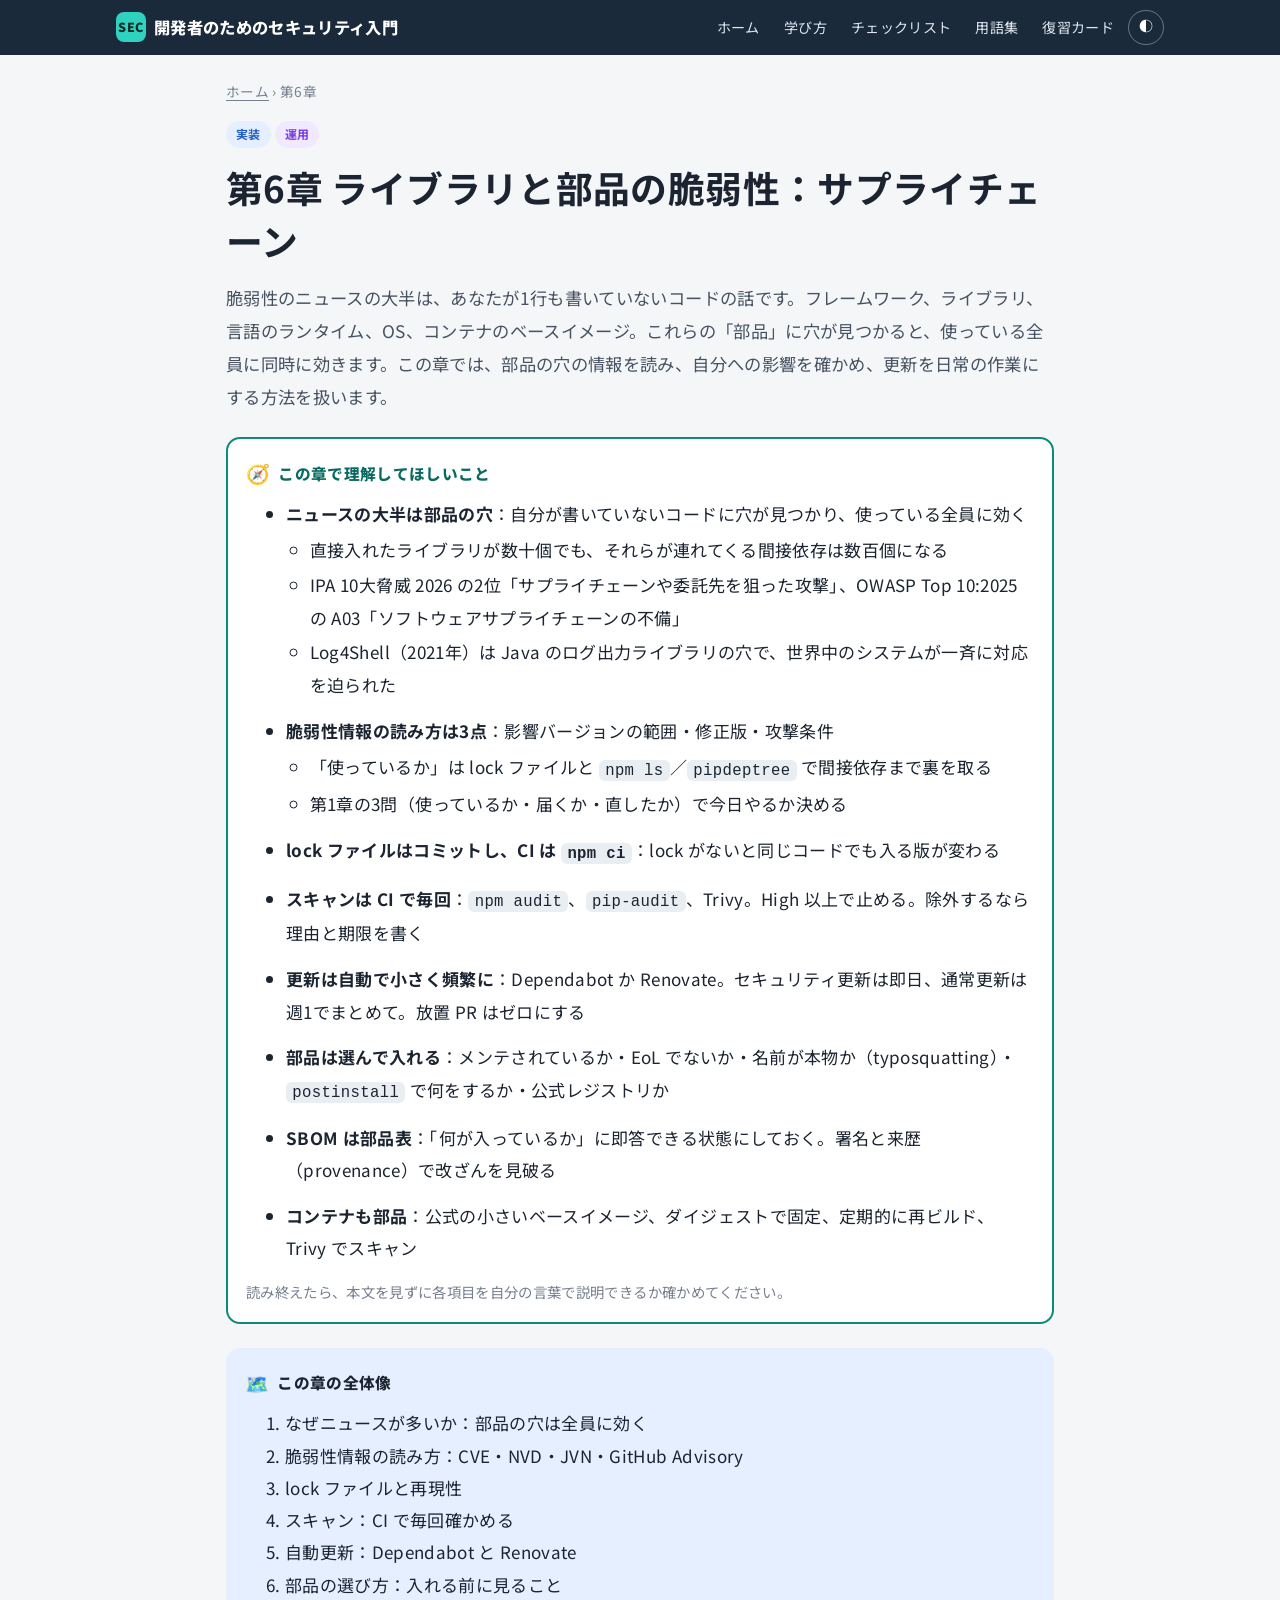
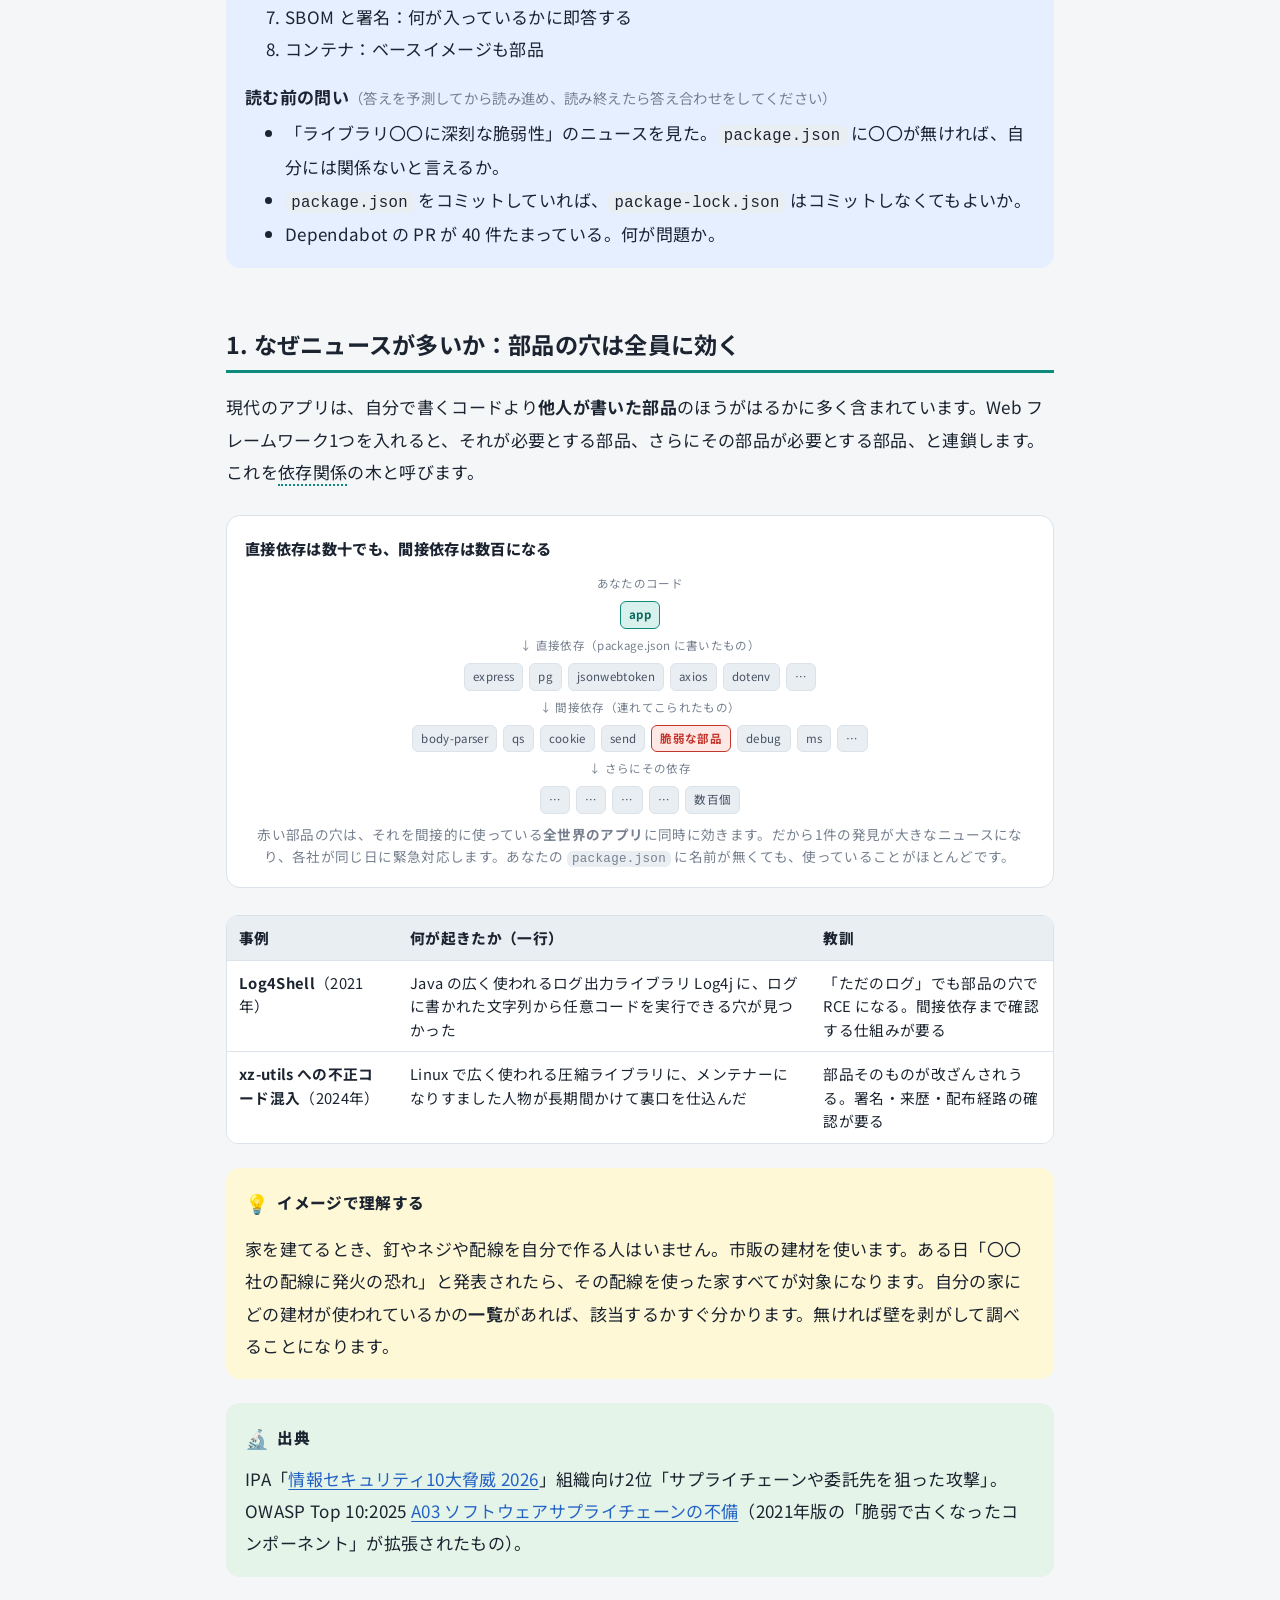
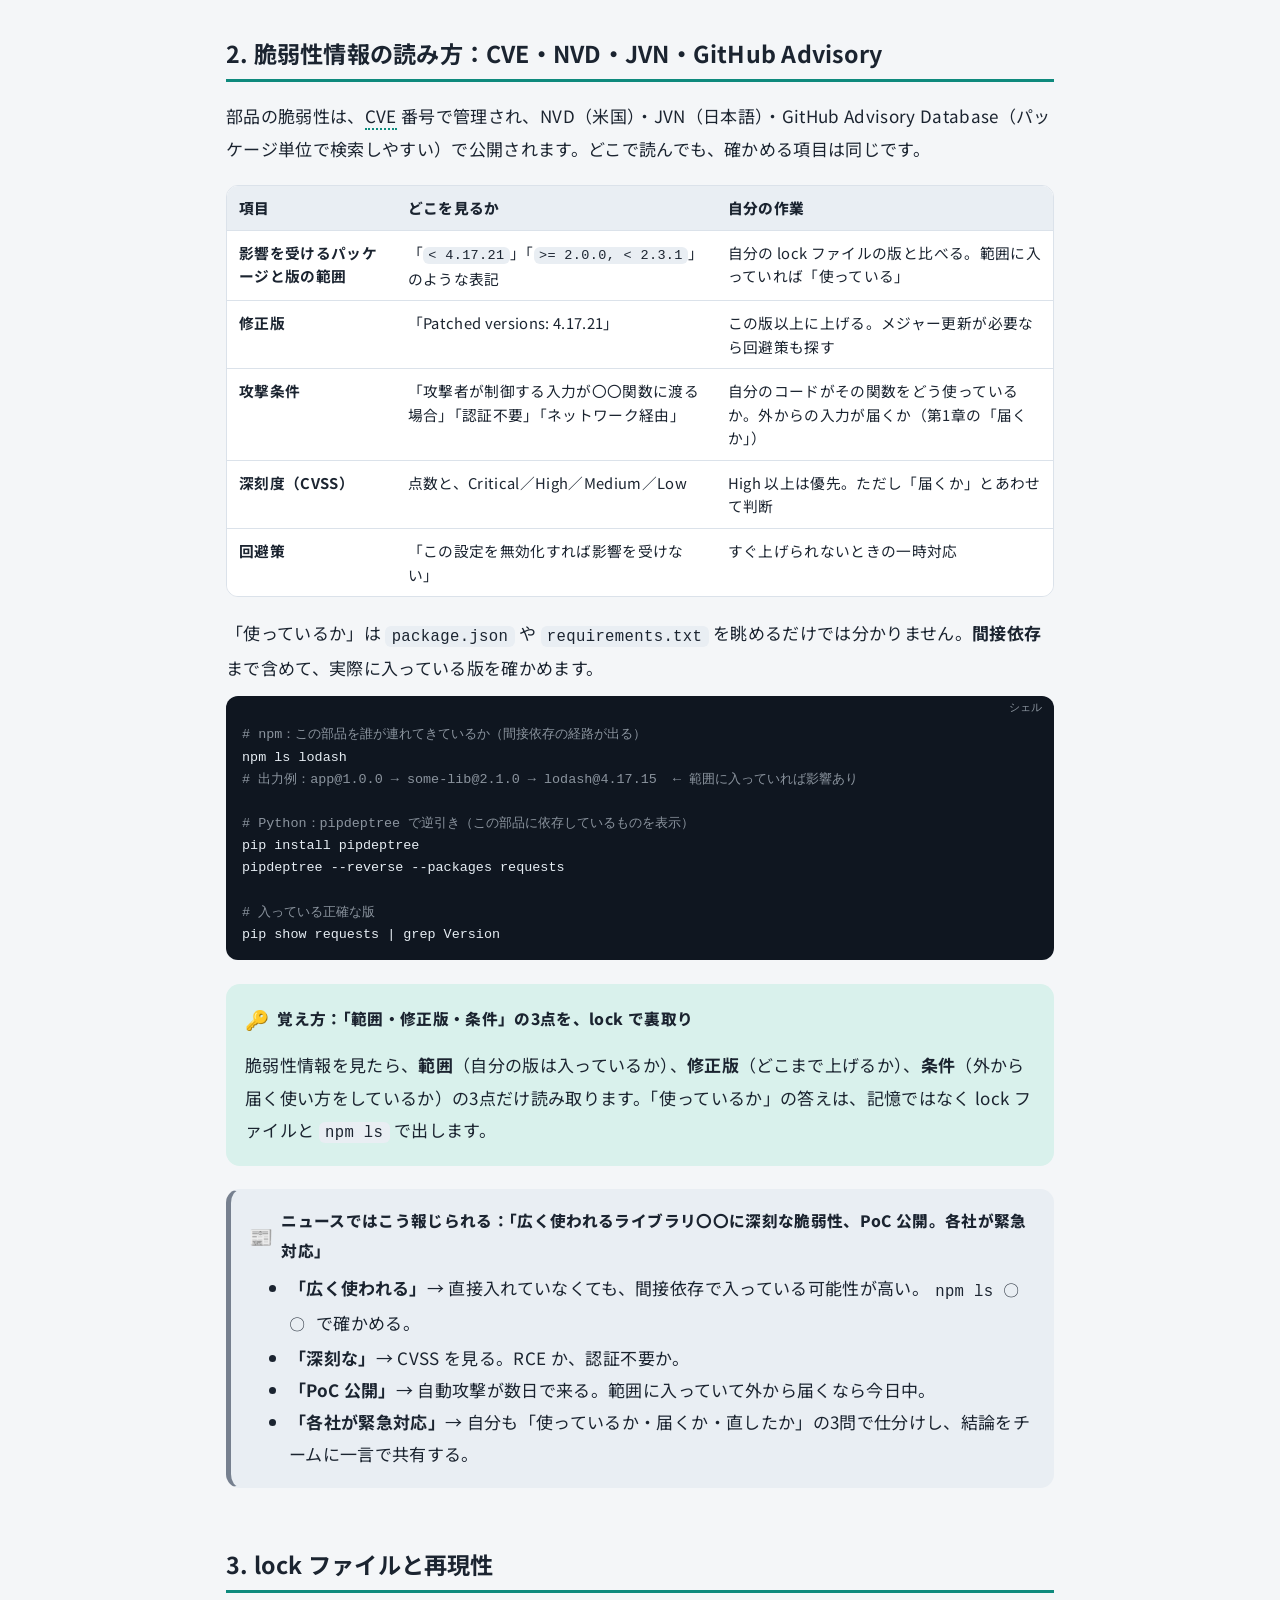
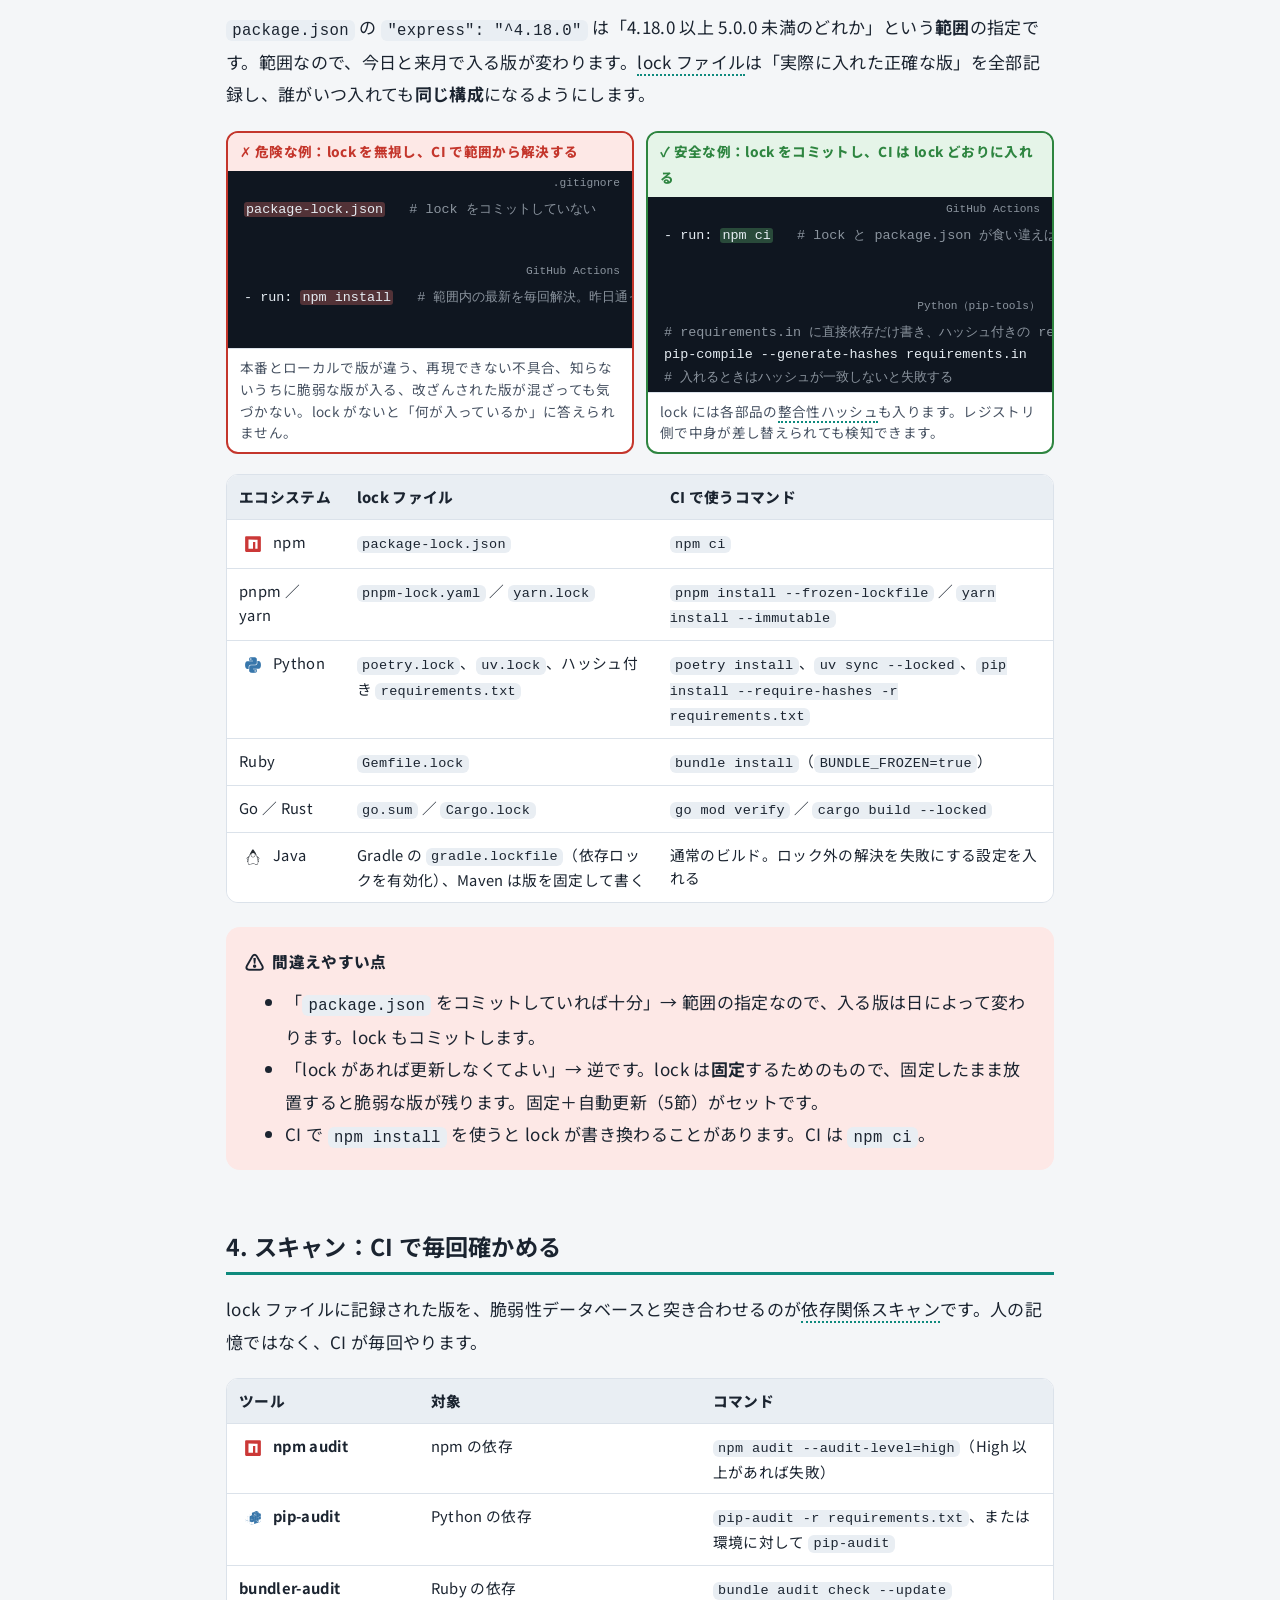
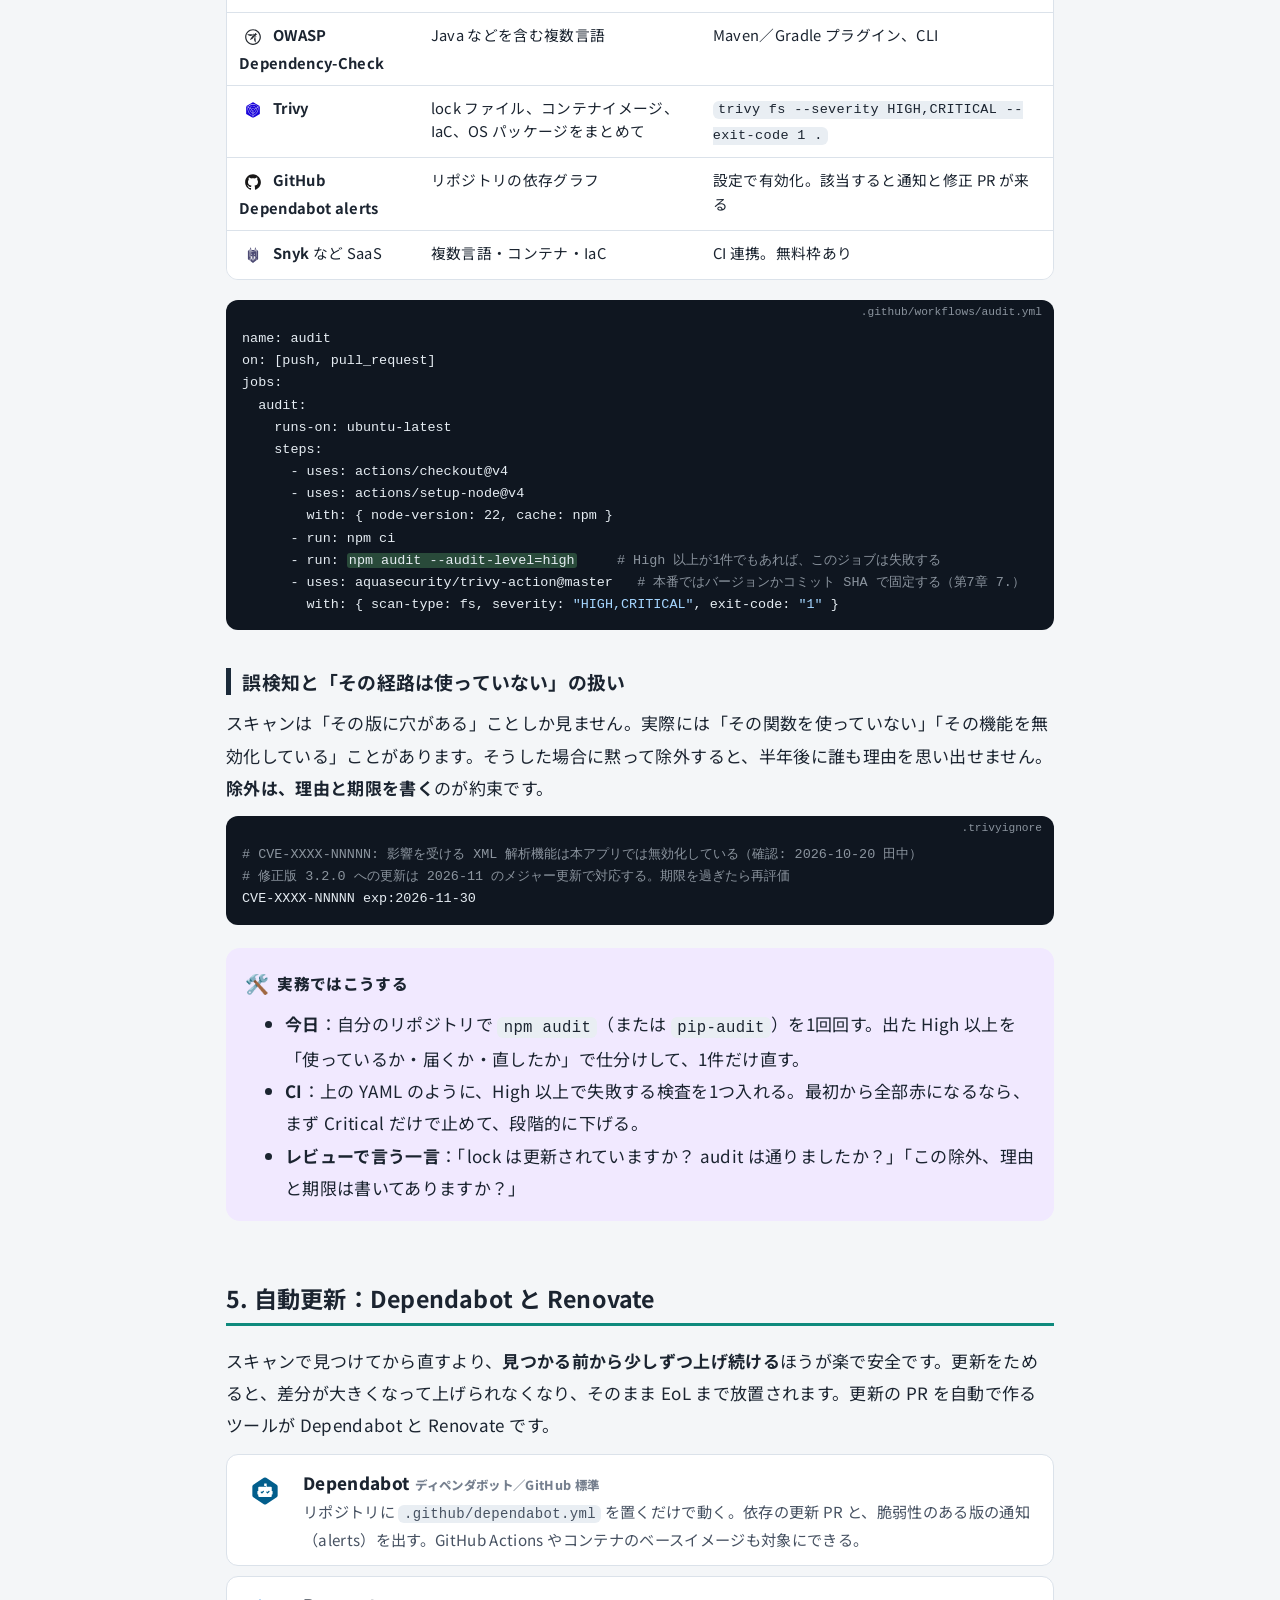
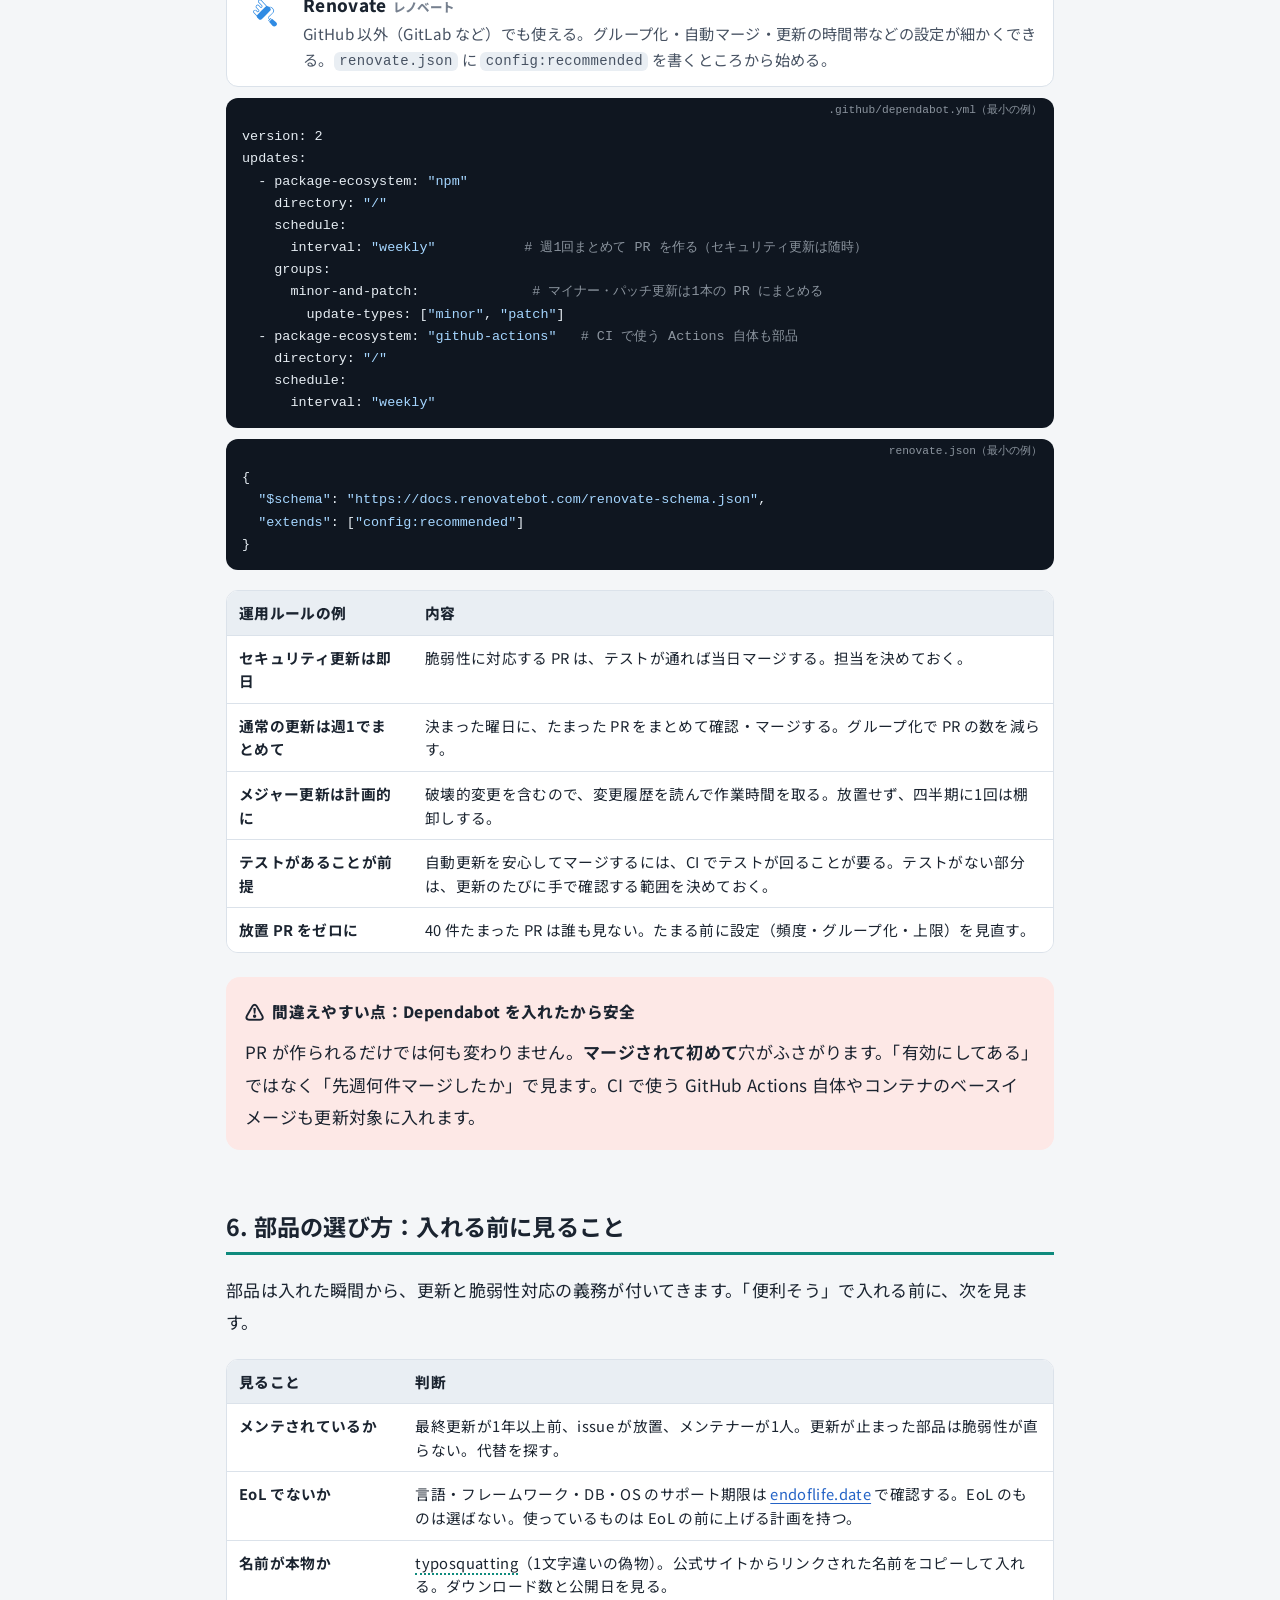
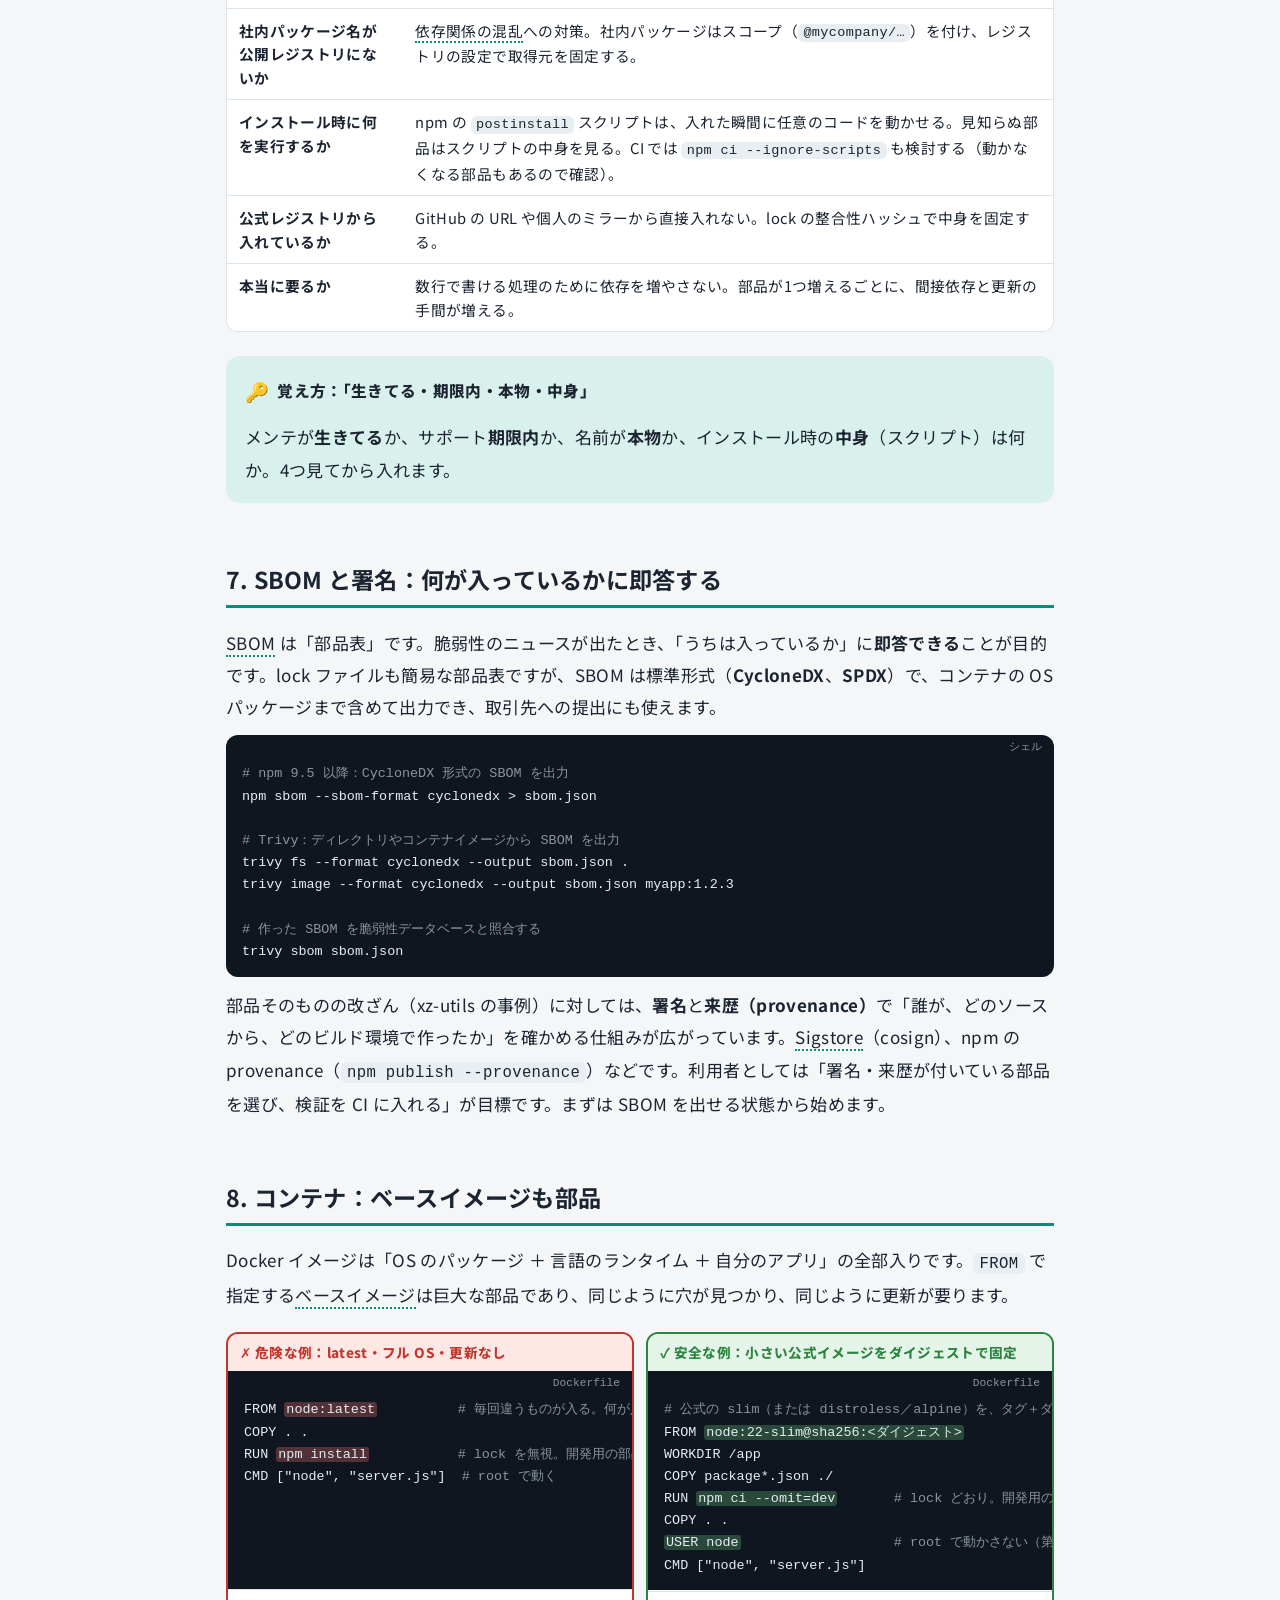
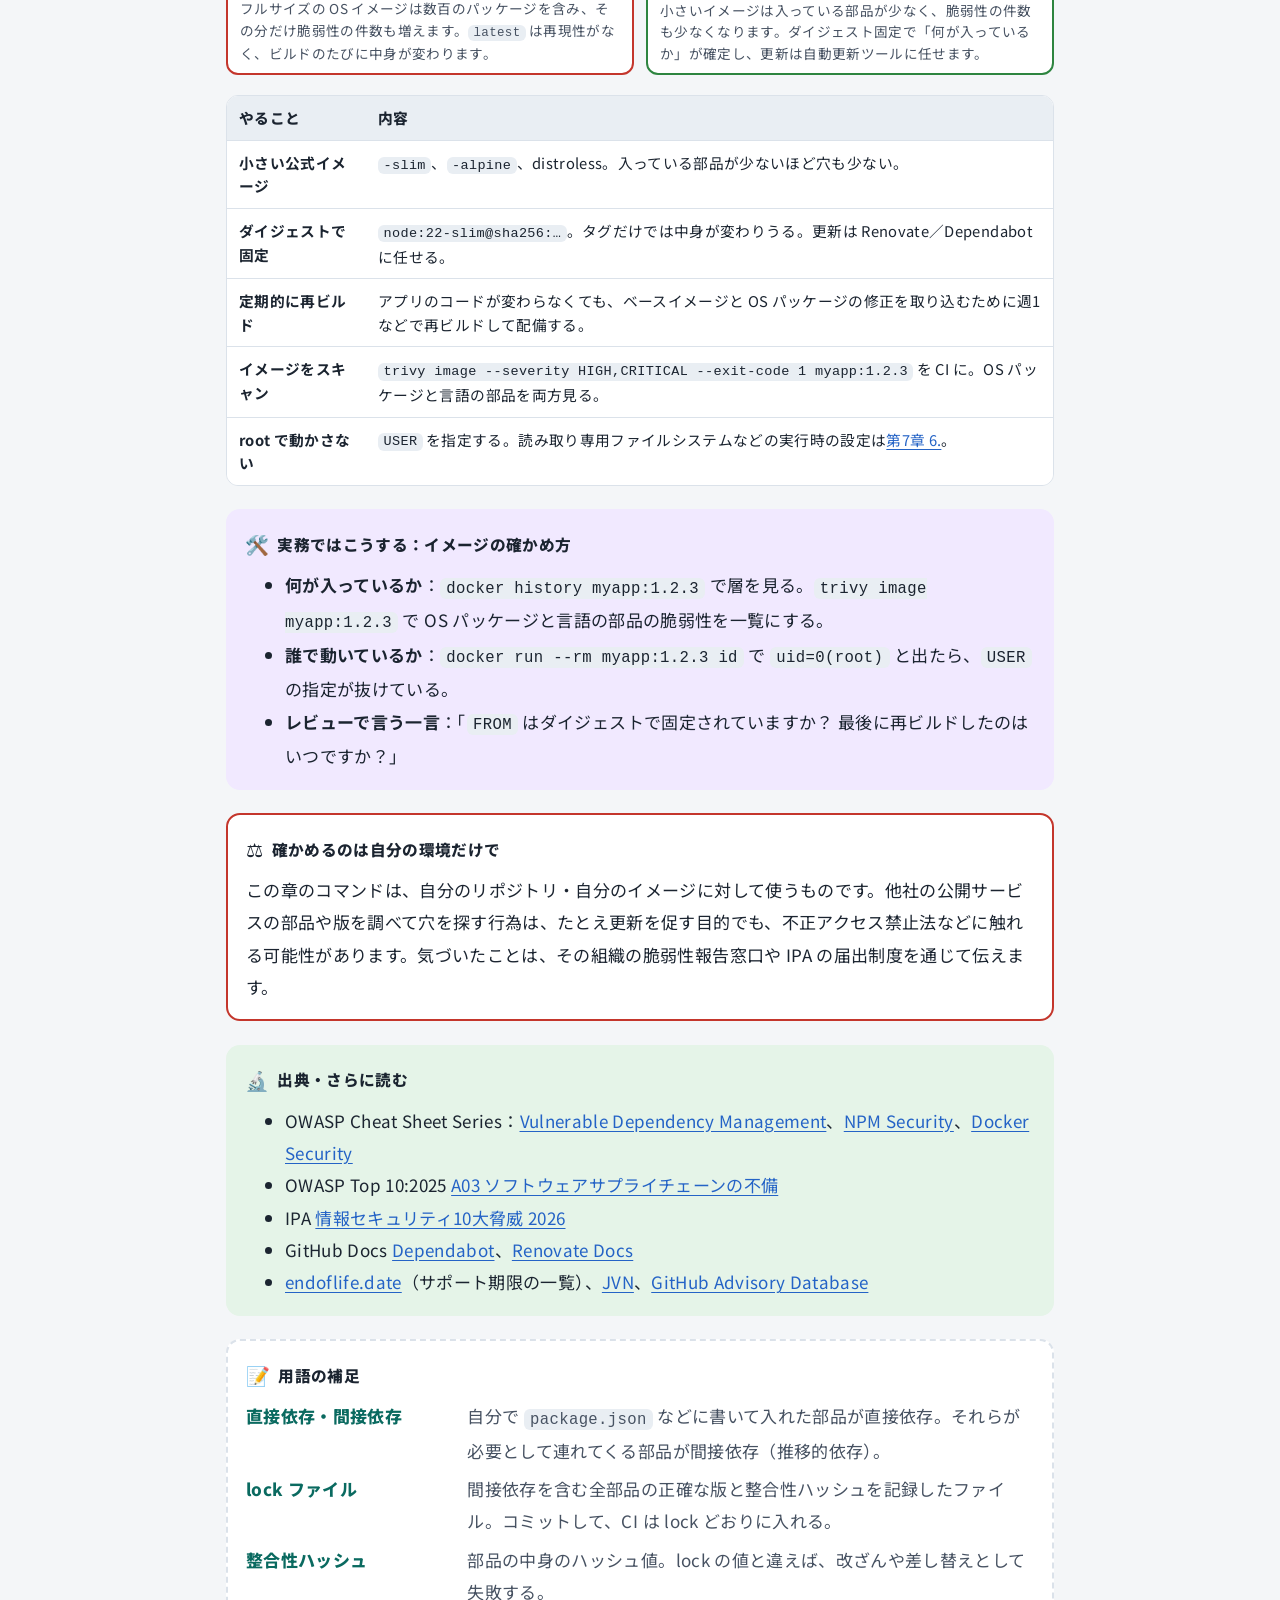
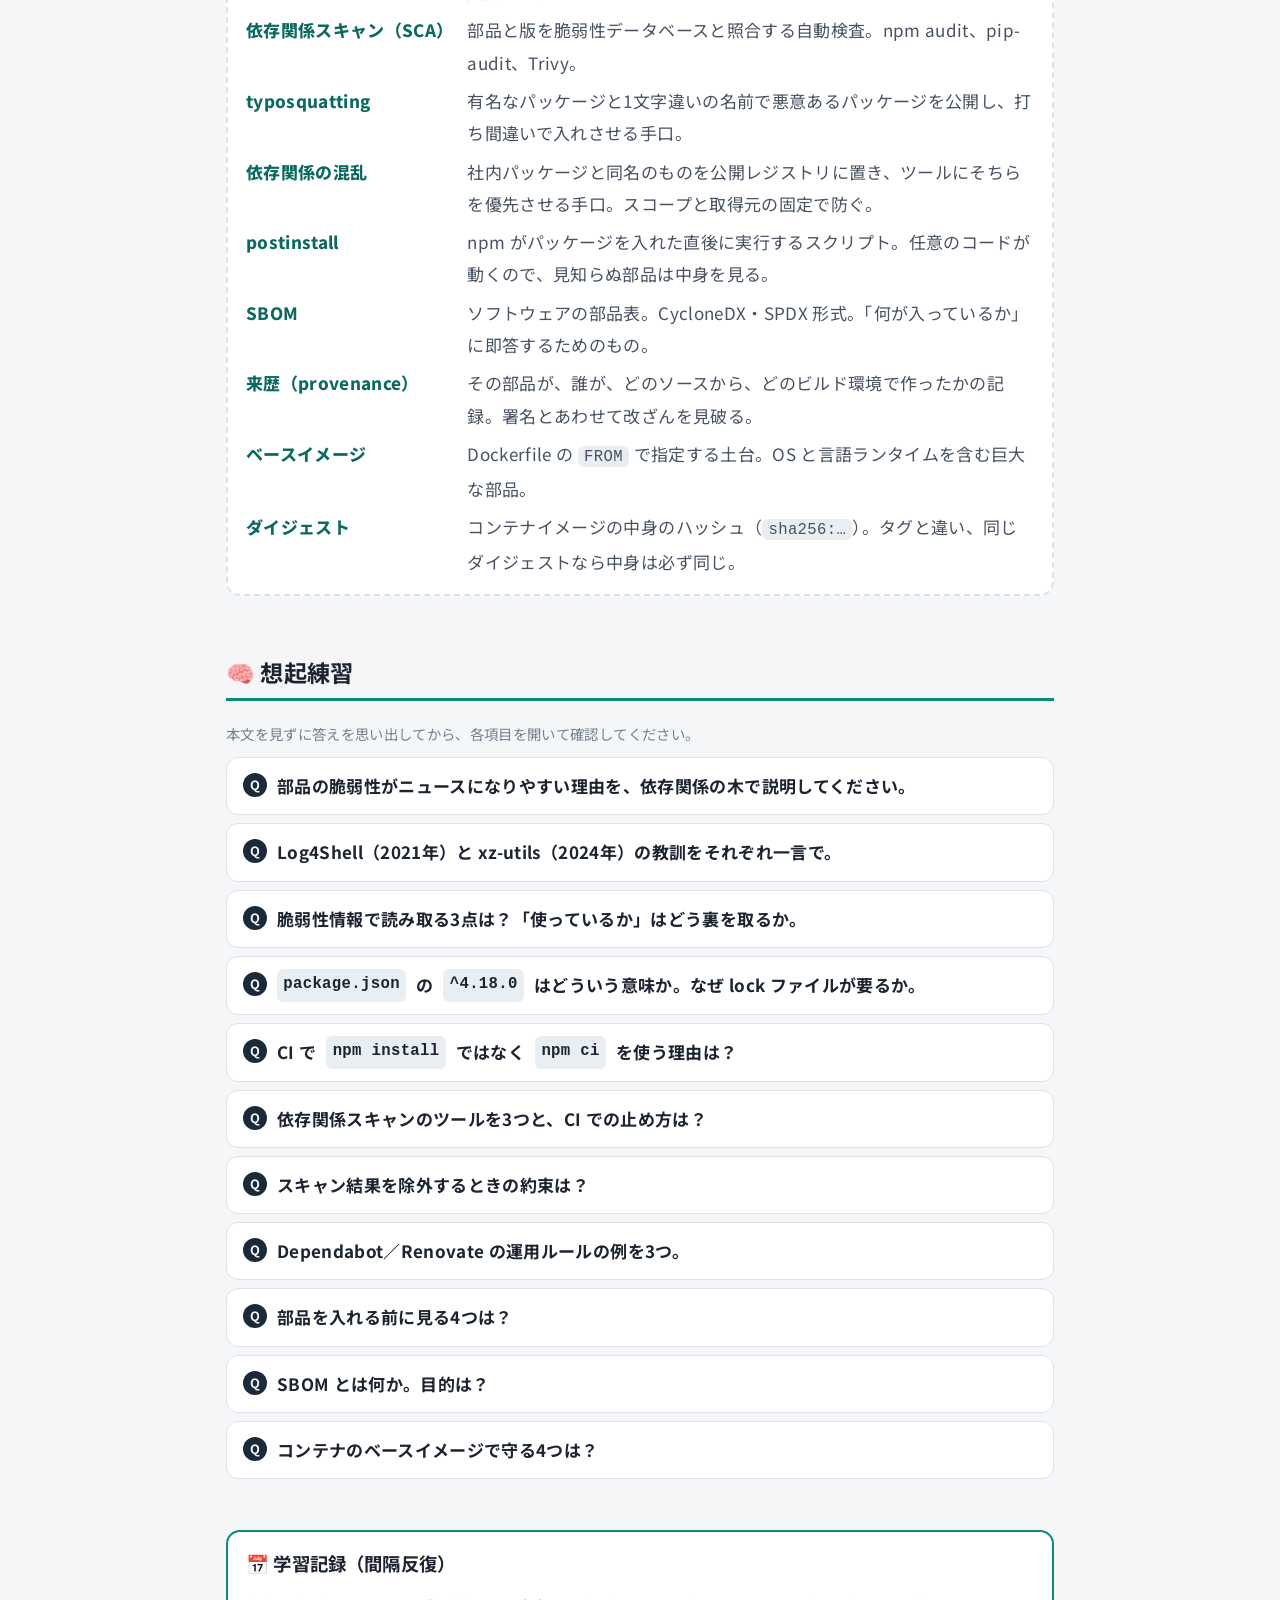
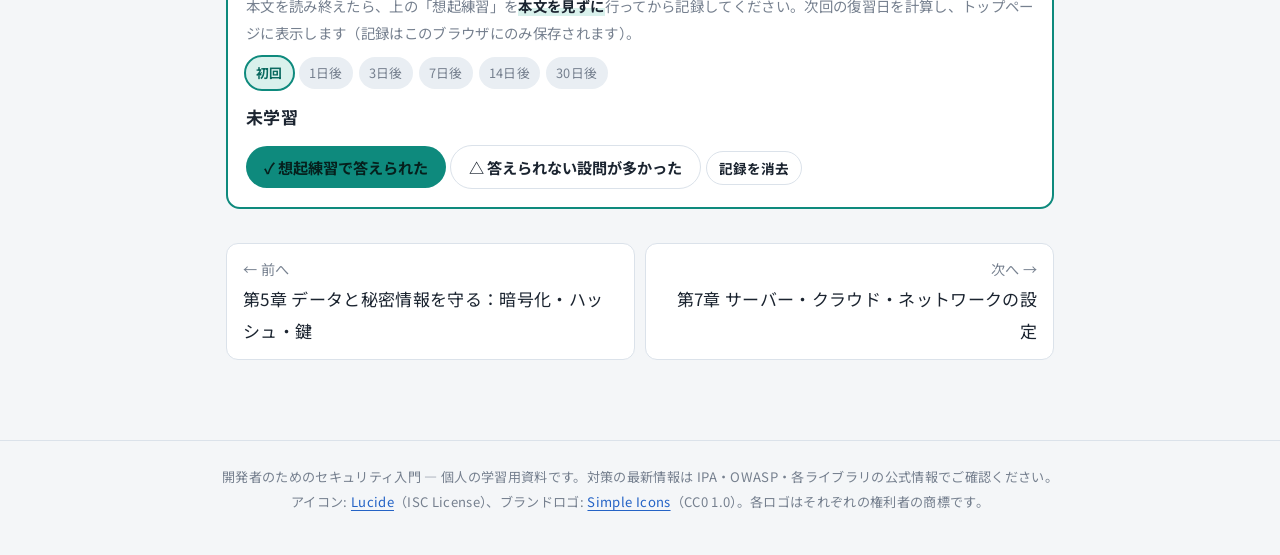
<file: docs/chapters/06-dependencies.html>
<!doctype html>
<html lang="ja">
<head>
<meta charset="utf-8">
<meta name="viewport" content="width=device-width, initial-scale=1">
<title>ライブラリと部品の脆弱性：サプライチェーン | 開発者のためのセキュリティ入門</title>
<link rel="preconnect" href="https://fonts.googleapis.com">
<link href="https://fonts.googleapis.com/css2?family=Noto+Sans+JP:wght@400;700;800&display=swap" rel="stylesheet">
<link rel="stylesheet" href="../assets/style.css">
<style>
  .tree { display: flex; flex-direction: column; align-items: center; gap: 6px; }
  .tree .lv { display: flex; gap: 6px; flex-wrap: wrap; justify-content: center; }
  .tree .pkg { font-size: .72rem; background: var(--surface-2); border: 1px solid var(--line); border-radius: 6px; padding: 2px 8px; color: var(--ink-2); }
  .tree .pkg.bad { background: var(--red-soft); border-color: var(--red); color: var(--red); font-weight: 700; }
  .tree .lvl { font-size: .72rem; color: var(--ink-3); }
</style>
</head>
<body data-root="../" data-page="ch06">
<main class="wrap">
<div class="breadcrumb"><a href="../index.html">ホーム</a> › 第6章</div>
<p><span class="badge impl">実装</span><span class="badge ops">運用</span></p>
<h1>第6章 ライブラリと部品の脆弱性：サプライチェーン</h1>
<p class="lead">脆弱性のニュースの大半は、あなたが1行も書いていないコードの話です。フレームワーク、ライブラリ、言語のランタイム、OS、コンテナのベースイメージ。これらの「部品」に穴が見つかると、使っている全員に同時に効きます。この章では、部品の穴の情報を読み、自分への影響を確かめ、更新を日常の作業にする方法を扱います。</p>

<div class="box goal">
  <div class="box-title"><span class="em">🧭</span>この章で理解してほしいこと</div>
  <ul style="margin:0">
    <li><b>ニュースの大半は部品の穴</b>：自分が書いていないコードに穴が見つかり、使っている全員に効く
      <ul>
        <li>直接入れたライブラリが数十個でも、それらが連れてくる間接依存は数百個になる</li>
        <li>IPA 10大脅威 2026 の2位「サプライチェーンや委託先を狙った攻撃」、OWASP Top 10:2025 の A03「ソフトウェアサプライチェーンの不備」</li>
        <li>Log4Shell（2021年）は Java のログ出力ライブラリの穴で、世界中のシステムが一斉に対応を迫られた</li>
      </ul>
    </li>
    <li><b>脆弱性情報の読み方は3点</b>：影響バージョンの範囲・修正版・攻撃条件
      <ul>
        <li>「使っているか」は lock ファイルと <code>npm ls</code>／<code>pipdeptree</code> で間接依存まで裏を取る</li>
        <li>第1章の3問（使っているか・届くか・直したか）で今日やるか決める</li>
      </ul>
    </li>
    <li><b>lock ファイルはコミットし、CI は <code>npm ci</code></b>：lock がないと同じコードでも入る版が変わる</li>
    <li><b>スキャンは CI で毎回</b>：<code>npm audit</code>、<code>pip-audit</code>、Trivy。High 以上で止める。除外するなら理由と期限を書く</li>
    <li><b>更新は自動で小さく頻繁に</b>：Dependabot か Renovate。セキュリティ更新は即日、通常更新は週1でまとめて。放置 PR はゼロにする</li>
    <li><b>部品は選んで入れる</b>：メンテされているか・EoL でないか・名前が本物か（typosquatting）・<code>postinstall</code> で何をするか・公式レジストリか</li>
    <li><b>SBOM は部品表</b>：「何が入っているか」に即答できる状態にしておく。署名と来歴（provenance）で改ざんを見破る</li>
    <li><b>コンテナも部品</b>：公式の小さいベースイメージ、ダイジェストで固定、定期的に再ビルド、Trivy でスキャン</li>
  </ul>
  <p class="muted" style="margin:.7em 0 0;font-size:.9rem">読み終えたら、本文を見ずに各項目を自分の言葉で説明できるか確かめてください。</p>
</div>

<div class="box map">
  <div class="box-title"><span class="em">🗺️</span>この章の全体像</div>
  <ol style="margin:0">
    <li>なぜニュースが多いか：部品の穴は全員に効く</li>
    <li>脆弱性情報の読み方：CVE・NVD・JVN・GitHub Advisory</li>
    <li>lock ファイルと再現性</li>
    <li>スキャン：CI で毎回確かめる</li>
    <li>自動更新：Dependabot と Renovate</li>
    <li>部品の選び方：入れる前に見ること</li>
    <li>SBOM と署名：何が入っているかに即答する</li>
    <li>コンテナ：ベースイメージも部品</li>
  </ol>
  <p style="margin:.9em 0 .2em"><b>読む前の問い</b><small class="muted">（答えを予測してから読み進め、読み終えたら答え合わせをしてください）</small></p>
  <ul style="margin:0">
    <li>「ライブラリ〇〇に深刻な脆弱性」のニュースを見た。<code>package.json</code> に〇〇が無ければ、自分には関係ないと言えるか。</li>
    <li><code>package.json</code> をコミットしていれば、<code>package-lock.json</code> はコミットしなくてもよいか。</li>
    <li>Dependabot の PR が 40 件たまっている。何が問題か。</li>
  </ul>
</div>

<h2 id="why">1. なぜニュースが多いか：部品の穴は全員に効く</h2>
<p>現代のアプリは、自分で書くコードより<b>他人が書いた部品</b>のほうがはるかに多く含まれています。Web フレームワーク1つを入れると、それが必要とする部品、さらにその部品が必要とする部品、と連鎖します。これを<span class="term" data-tip="依存関係（dependency）：自分のコードが動くために必要な他のライブラリ。直接入れたものを直接依存、それらが連れてくるものを間接依存（推移的依存）という。">依存関係</span>の木と呼びます。</p>
<div class="diagram">
  <div class="dtitle">直接依存は数十でも、間接依存は数百になる</div>
  <div class="tree">
    <div class="lvl">あなたのコード</div>
    <div class="lv"><span class="pkg" style="background:var(--accent-soft);border-color:var(--accent);color:var(--accent-ink);font-weight:700">app</span></div>
    <div class="lvl">↓ 直接依存（package.json に書いたもの）</div>
    <div class="lv"><span class="pkg">express</span><span class="pkg">pg</span><span class="pkg">jsonwebtoken</span><span class="pkg">axios</span><span class="pkg">dotenv</span><span class="pkg">…</span></div>
    <div class="lvl">↓ 間接依存（連れてこられたもの）</div>
    <div class="lv"><span class="pkg">body-parser</span><span class="pkg">qs</span><span class="pkg">cookie</span><span class="pkg">send</span><span class="pkg bad">脆弱な部品</span><span class="pkg">debug</span><span class="pkg">ms</span><span class="pkg">…</span></div>
    <div class="lvl">↓ さらにその依存</div>
    <div class="lv"><span class="pkg">…</span><span class="pkg">…</span><span class="pkg">…</span><span class="pkg">…</span><span class="pkg">数百個</span></div>
  </div>
  <div class="cap">赤い部品の穴は、それを間接的に使っている<b>全世界のアプリ</b>に同時に効きます。だから1件の発見が大きなニュースになり、各社が同じ日に緊急対応します。あなたの <code>package.json</code> に名前が無くても、使っていることがほとんどです。</div>
</div>
<div class="table-wrap"><table>
  <tr><th>事例</th><th>何が起きたか（一行）</th><th>教訓</th></tr>
  <tr><td><b>Log4Shell</b>（2021年）</td><td>Java の広く使われるログ出力ライブラリ Log4j に、ログに書かれた文字列から任意コードを実行できる穴が見つかった</td><td>「ただのログ」でも部品の穴で RCE になる。間接依存まで確認する仕組みが要る</td></tr>
  <tr><td><b>xz-utils への不正コード混入</b>（2024年）</td><td>Linux で広く使われる圧縮ライブラリに、メンテナーになりすました人物が長期間かけて裏口を仕込んだ</td><td>部品そのものが改ざんされうる。署名・来歴・配布経路の確認が要る</td></tr>
</table></div>
<div class="box story">
  <div class="box-title"><span class="em">💡</span>イメージで理解する</div>
  <p>家を建てるとき、釘やネジや配線を自分で作る人はいません。市販の建材を使います。ある日「〇〇社の配線に発火の恐れ」と発表されたら、その配線を使った家すべてが対象になります。自分の家にどの建材が使われているかの<b>一覧</b>があれば、該当するかすぐ分かります。無ければ壁を剥がして調べることになります。</p>
</div>
<div class="box science">
  <div class="box-title"><span class="em">🔬</span>出典</div>
  <p style="margin:0">IPA「<a href="https://www.ipa.go.jp/security/10threats/10threats2026.html">情報セキュリティ10大脅威 2026</a>」組織向け2位「サプライチェーンや委託先を狙った攻撃」。OWASP Top 10:2025 <a href="https://top10.owasp.org/2025/ja/">A03 ソフトウェアサプライチェーンの不備</a>（2021年版の「脆弱で古くなったコンポーネント」が拡張されたもの）。</p>
</div>

<h2 id="cve">2. 脆弱性情報の読み方：CVE・NVD・JVN・GitHub Advisory</h2>
<p>部品の脆弱性は、<span class="term" data-tip="CVE：脆弱性1件ごとに付く世界共通の番号。CVE-西暦-連番の形。">CVE</span> 番号で管理され、NVD（米国）・JVN（日本語）・GitHub Advisory Database（パッケージ単位で検索しやすい）で公開されます。どこで読んでも、確かめる項目は同じです。</p>
<div class="table-wrap"><table>
  <tr><th>項目</th><th>どこを見るか</th><th>自分の作業</th></tr>
  <tr><td><b>影響を受けるパッケージと版の範囲</b></td><td>「<code>&lt; 4.17.21</code>」「<code>&gt;= 2.0.0, &lt; 2.3.1</code>」のような表記</td><td>自分の lock ファイルの版と比べる。範囲に入っていれば「使っている」</td></tr>
  <tr><td><b>修正版</b></td><td>「Patched versions: 4.17.21」</td><td>この版以上に上げる。メジャー更新が必要なら回避策も探す</td></tr>
  <tr><td><b>攻撃条件</b></td><td>「攻撃者が制御する入力が〇〇関数に渡る場合」「認証不要」「ネットワーク経由」</td><td>自分のコードがその関数をどう使っているか。外からの入力が届くか（第1章の「届くか」）</td></tr>
  <tr><td><b>深刻度（CVSS）</b></td><td>点数と、Critical／High／Medium／Low</td><td>High 以上は優先。ただし「届くか」とあわせて判断</td></tr>
  <tr><td><b>回避策</b></td><td>「この設定を無効化すれば影響を受けない」</td><td>すぐ上げられないときの一時対応</td></tr>
</table></div>
<p>「使っているか」は <code>package.json</code> や <code>requirements.txt</code> を眺めるだけでは分かりません。<b>間接依存</b>まで含めて、実際に入っている版を確かめます。</p>
<pre class="code"><code><span class="lang">シェル</span><span class="c"># npm：この部品を誰が連れてきているか（間接依存の経路が出る）</span>
npm ls lodash
<span class="c"># 出力例：app@1.0.0 → some-lib@2.1.0 → lodash@4.17.15  ← 範囲に入っていれば影響あり</span>

<span class="c"># Python：pipdeptree で逆引き（この部品に依存しているものを表示）</span>
pip install pipdeptree
pipdeptree --reverse --packages requests

<span class="c"># 入っている正確な版</span>
pip show requests | grep Version</code></pre>
<div class="box hook">
  <div class="box-title"><span class="em">🔑</span>覚え方：「範囲・修正版・条件」の3点を、lock で裏取り</div>
  <p>脆弱性情報を見たら、<b>範囲</b>（自分の版は入っているか）、<b>修正版</b>（どこまで上げるか）、<b>条件</b>（外から届く使い方をしているか）の3点だけ読み取ります。「使っているか」の答えは、記憶ではなく lock ファイルと <code>npm ls</code> で出します。</p>
</div>
<div class="box news">
  <div class="box-title"><span class="em">📰</span>ニュースではこう報じられる：「広く使われるライブラリ〇〇に深刻な脆弱性、PoC 公開。各社が緊急対応」</div>
  <ul style="margin:0">
    <li><b>「広く使われる」</b>→ 直接入れていなくても、間接依存で入っている可能性が高い。<code>npm ls 〇〇</code> で確かめる。</li>
    <li><b>「深刻な」</b>→ CVSS を見る。RCE か、認証不要か。</li>
    <li><b>「PoC 公開」</b>→ 自動攻撃が数日で来る。範囲に入っていて外から届くなら今日中。</li>
    <li><b>「各社が緊急対応」</b>→ 自分も「使っているか・届くか・直したか」の3問で仕分けし、結論をチームに一言で共有する。</li>
  </ul>
</div>

<h2 id="lock">3. lock ファイルと再現性</h2>
<p><code>package.json</code> の <code>"express": "^4.18.0"</code> は「4.18.0 以上 5.0.0 未満のどれか」という<b>範囲</b>の指定です。範囲なので、今日と来月で入る版が変わります。<span class="term" data-tip="lock ファイル：依存ライブラリ（間接依存を含む）の正確なバージョンと整合性ハッシュを記録したファイル。package-lock.json、poetry.lock、Gemfile.lock など。">lock ファイル</span>は「実際に入れた正確な版」を全部記録し、誰がいつ入れても<b>同じ構成</b>になるようにします。</p>
<div class="compare">
  <div class="ng"><div class="lbl">✗ 危険な例：lock を無視し、CI で範囲から解決する</div><pre class="code"><code><span class="lang">.gitignore</span><span class="hl">package-lock.json</span>   <span class="c"># lock をコミットしていない</span></code></pre><pre class="code"><code><span class="lang">GitHub Actions</span>- run: <span class="hl">npm install</span>   <span class="c"># 範囲内の最新を毎回解決。昨日通ったビルドが今日壊れる</span></code></pre><div class="why">本番とローカルで版が違う、再現できない不具合、知らないうちに脆弱な版が入る、改ざんされた版が混ざっても気づかない。lock がないと「何が入っているか」に答えられません。</div></div>
  <div class="ok"><div class="lbl">✓ 安全な例：lock をコミットし、CI は lock どおりに入れる</div><pre class="code"><code><span class="lang">GitHub Actions</span>- run: <span class="ok">npm ci</span>   <span class="c"># lock と package.json が食い違えば失敗。lock どおりに入れる</span></code></pre><pre class="code"><code><span class="lang">Python（pip-tools）</span><span class="c"># requirements.in に直接依存だけ書き、ハッシュ付きの requirements.txt を生成</span>
pip-compile --generate-hashes requirements.in
<span class="c"># 入れるときはハッシュが一致しないと失敗する</span>
pip install <span class="ok">--require-hashes</span> -r requirements.txt</code></pre><div class="why">lock には各部品の<span class="term" data-tip="整合性ハッシュ（integrity）：ダウンロードした部品の中身のハッシュ値。lock に記録された値と違えば、改ざんや差し替えとして失敗する。">整合性ハッシュ</span>も入ります。レジストリ側で中身が差し替えられても検知できます。</div></div>
</div>
<div class="table-wrap"><table>
  <tr><th>エコシステム</th><th>lock ファイル</th><th>CI で使うコマンド</th></tr>
  <tr><td><img class="ico-s" src="../assets/icons/brand/npm.svg" alt="">npm</td><td><code>package-lock.json</code></td><td><code>npm ci</code></td></tr>
  <tr><td>pnpm ／ yarn</td><td><code>pnpm-lock.yaml</code> ／ <code>yarn.lock</code></td><td><code>pnpm install --frozen-lockfile</code> ／ <code>yarn install --immutable</code></td></tr>
  <tr><td><img class="ico-s" src="../assets/icons/brand/python.svg" alt="">Python</td><td><code>poetry.lock</code>、<code>uv.lock</code>、ハッシュ付き <code>requirements.txt</code></td><td><code>poetry install</code>、<code>uv sync --locked</code>、<code>pip install --require-hashes -r requirements.txt</code></td></tr>
  <tr><td>Ruby</td><td><code>Gemfile.lock</code></td><td><code>bundle install</code>（<code>BUNDLE_FROZEN=true</code>）</td></tr>
  <tr><td>Go ／ Rust</td><td><code>go.sum</code> ／ <code>Cargo.lock</code></td><td><code>go mod verify</code> ／ <code>cargo build --locked</code></td></tr>
  <tr><td><img class="ico-s" src="../assets/icons/brand/openjdk.svg" alt="">Java</td><td>Gradle の <code>gradle.lockfile</code>（依存ロックを有効化）、Maven は版を固定して書く</td><td>通常のビルド。ロック外の解決を失敗にする設定を入れる</td></tr>
</table></div>
<div class="box warn">
  <div class="box-title"><span class="em">⚠️</span>間違えやすい点</div>
  <ul style="margin:0">
    <li>「<code>package.json</code> をコミットしていれば十分」→ 範囲の指定なので、入る版は日によって変わります。lock もコミットします。</li>
    <li>「lock があれば更新しなくてよい」→ 逆です。lock は<b>固定</b>するためのもので、固定したまま放置すると脆弱な版が残ります。固定＋自動更新（5節）がセットです。</li>
    <li>CI で <code>npm install</code> を使うと lock が書き換わることがあります。CI は <code>npm ci</code>。</li>
  </ul>
</div>

<h2 id="scan">4. スキャン：CI で毎回確かめる</h2>
<p>lock ファイルに記録された版を、脆弱性データベースと突き合わせるのが<span class="term" data-tip="依存関係スキャン（SCA：Software Composition Analysis）：使っている部品とその版を脆弱性データベースと照合し、既知の穴を一覧にする自動検査。">依存関係スキャン</span>です。人の記憶ではなく、CI が毎回やります。</p>
<div class="table-wrap"><table>
  <tr><th>ツール</th><th>対象</th><th>コマンド</th></tr>
  <tr><td><img class="ico-s" src="../assets/icons/brand/npm.svg" alt=""><b>npm audit</b></td><td>npm の依存</td><td><code>npm audit --audit-level=high</code>（High 以上があれば失敗）</td></tr>
  <tr><td><img class="ico-s" src="../assets/icons/brand/pypi.svg" alt=""><b>pip-audit</b></td><td>Python の依存</td><td><code>pip-audit -r requirements.txt</code>、または環境に対して <code>pip-audit</code></td></tr>
  <tr><td><b>bundler-audit</b></td><td>Ruby の依存</td><td><code>bundle audit check --update</code></td></tr>
  <tr><td><img class="ico-s" src="../assets/icons/brand/owasp.svg" alt=""><b>OWASP Dependency-Check</b></td><td>Java などを含む複数言語</td><td>Maven／Gradle プラグイン、CLI</td></tr>
  <tr><td><img class="ico-s" src="../assets/icons/brand/trivy.svg" alt=""><b>Trivy</b></td><td>lock ファイル、コンテナイメージ、IaC、OS パッケージをまとめて</td><td><code>trivy fs --severity HIGH,CRITICAL --exit-code 1 .</code></td></tr>
  <tr><td><img class="ico-s" src="../assets/icons/brand/github.svg" alt=""><b>GitHub Dependabot alerts</b></td><td>リポジトリの依存グラフ</td><td>設定で有効化。該当すると通知と修正 PR が来る</td></tr>
  <tr><td><img class="ico-s" src="../assets/icons/brand/snyk.svg" alt=""><b>Snyk</b> など SaaS</td><td>複数言語・コンテナ・IaC</td><td>CI 連携。無料枠あり</td></tr>
</table></div>
<pre class="code"><code><span class="lang">.github/workflows/audit.yml</span>name: audit
on: [push, pull_request]
jobs:
  audit:
    runs-on: ubuntu-latest
    steps:
      - uses: actions/checkout@v4
      - uses: actions/setup-node@v4
        with: { node-version: 22, cache: npm }
      - run: npm ci
      - run: <span class="ok">npm audit --audit-level=high</span>     <span class="c"># High 以上が1件でもあれば、このジョブは失敗する</span>
      - uses: aquasecurity/trivy-action@master   <span class="c"># 本番ではバージョンかコミット SHA で固定する（第7章 7.）</span>
        with: { scan-type: fs, severity: <span class="s">"HIGH,CRITICAL"</span>, exit-code: <span class="s">"1"</span> }</code></pre>
<h3>誤検知と「その経路は使っていない」の扱い</h3>
<p>スキャンは「その版に穴がある」ことしか見ません。実際には「その関数を使っていない」「その機能を無効化している」ことがあります。そうした場合に黙って除外すると、半年後に誰も理由を思い出せません。<b>除外は、理由と期限を書く</b>のが約束です。</p>
<pre class="code"><code><span class="lang">.trivyignore</span><span class="c"># CVE-XXXX-NNNNN: 影響を受ける XML 解析機能は本アプリでは無効化している（確認: 2026-10-20 田中）</span>
<span class="c"># 修正版 3.2.0 への更新は 2026-11 のメジャー更新で対応する。期限を過ぎたら再評価</span>
CVE-XXXX-NNNNN exp:2026-11-30</code></pre>
<div class="box exam">
  <div class="box-title"><span class="em">🛠️</span>実務ではこうする</div>
  <ul style="margin:0">
    <li><b>今日</b>：自分のリポジトリで <code>npm audit</code>（または <code>pip-audit</code>）を1回回す。出た High 以上を「使っているか・届くか・直したか」で仕分けして、1件だけ直す。</li>
    <li><b>CI</b>：上の YAML のように、High 以上で失敗する検査を1つ入れる。最初から全部赤になるなら、まず Critical だけで止めて、段階的に下げる。</li>
    <li><b>レビューで言う一言</b>：「lock は更新されていますか？ audit は通りましたか？」「この除外、理由と期限は書いてありますか？」</li>
  </ul>
</div>

<h2 id="update">5. 自動更新：Dependabot と Renovate</h2>
<p>スキャンで見つけてから直すより、<b>見つかる前から少しずつ上げ続ける</b>ほうが楽で安全です。更新をためると、差分が大きくなって上げられなくなり、そのまま EoL まで放置されます。更新の PR を自動で作るツールが Dependabot と Renovate です。</p>
<div class="svc"><img src="../assets/icons/brand/dependabot.svg" alt=""><div><div class="name">Dependabot<span class="yomi">ディペンダボット／GitHub 標準</span></div><div class="one">リポジトリに <code>.github/dependabot.yml</code> を置くだけで動く。依存の更新 PR と、脆弱性のある版の通知（alerts）を出す。GitHub Actions やコンテナのベースイメージも対象にできる。</div></div></div>
<div class="svc"><img src="../assets/icons/brand/renovate.svg" alt=""><div><div class="name">Renovate<span class="yomi">レノベート</span></div><div class="one">GitHub 以外（GitLab など）でも使える。グループ化・自動マージ・更新の時間帯などの設定が細かくできる。<code>renovate.json</code> に <code>config:recommended</code> を書くところから始める。</div></div></div>
<pre class="code"><code><span class="lang">.github/dependabot.yml（最小の例）</span>version: 2
updates:
  - package-ecosystem: <span class="s">"npm"</span>
    directory: <span class="s">"/"</span>
    schedule:
      interval: <span class="s">"weekly"</span>           <span class="c"># 週1回まとめて PR を作る（セキュリティ更新は随時）</span>
    groups:
      minor-and-patch:              <span class="c"># マイナー・パッチ更新は1本の PR にまとめる</span>
        update-types: [<span class="s">"minor"</span>, <span class="s">"patch"</span>]
  - package-ecosystem: <span class="s">"github-actions"</span>   <span class="c"># CI で使う Actions 自体も部品</span>
    directory: <span class="s">"/"</span>
    schedule:
      interval: <span class="s">"weekly"</span></code></pre>
<pre class="code"><code><span class="lang">renovate.json（最小の例）</span>{
  <span class="s">"$schema"</span>: <span class="s">"https://docs.renovatebot.com/renovate-schema.json"</span>,
  <span class="s">"extends"</span>: [<span class="s">"config:recommended"</span>]
}</code></pre>
<div class="table-wrap"><table>
  <tr><th>運用ルールの例</th><th>内容</th></tr>
  <tr><td><b>セキュリティ更新は即日</b></td><td>脆弱性に対応する PR は、テストが通れば当日マージする。担当を決めておく。</td></tr>
  <tr><td><b>通常の更新は週1でまとめて</b></td><td>決まった曜日に、たまった PR をまとめて確認・マージする。グループ化で PR の数を減らす。</td></tr>
  <tr><td><b>メジャー更新は計画的に</b></td><td>破壊的変更を含むので、変更履歴を読んで作業時間を取る。放置せず、四半期に1回は棚卸しする。</td></tr>
  <tr><td><b>テストがあることが前提</b></td><td>自動更新を安心してマージするには、CI でテストが回ることが要る。テストがない部分は、更新のたびに手で確認する範囲を決めておく。</td></tr>
  <tr><td><b>放置 PR をゼロに</b></td><td>40 件たまった PR は誰も見ない。たまる前に設定（頻度・グループ化・上限）を見直す。</td></tr>
</table></div>
<div class="box warn">
  <div class="box-title"><span class="em">⚠️</span>間違えやすい点：Dependabot を入れたから安全</div>
  <p style="margin:0">PR が作られるだけでは何も変わりません。<b>マージされて初めて</b>穴がふさがります。「有効にしてある」ではなく「先週何件マージしたか」で見ます。CI で使う GitHub Actions 自体やコンテナのベースイメージも更新対象に入れます。</p>
</div>

<h2 id="choose">6. 部品の選び方：入れる前に見ること</h2>
<p>部品は入れた瞬間から、更新と脆弱性対応の義務が付いてきます。「便利そう」で入れる前に、次を見ます。</p>
<div class="table-wrap"><table>
  <tr><th>見ること</th><th>判断</th></tr>
  <tr><td><b>メンテされているか</b></td><td>最終更新が1年以上前、issue が放置、メンテナーが1人。更新が止まった部品は脆弱性が直らない。代替を探す。</td></tr>
  <tr><td><b>EoL でないか</b></td><td>言語・フレームワーク・DB・OS のサポート期限は <a href="https://endoflife.date/">endoflife.date</a> で確認する。EoL のものは選ばない。使っているものは EoL の前に上げる計画を持つ。</td></tr>
  <tr><td><b>名前が本物か</b></td><td><span class="term" data-tip="typosquatting：有名なパッケージと1文字違いの名前で悪意あるパッケージを公開し、打ち間違いで入れさせる手口。">typosquatting</span>（1文字違いの偽物）。公式サイトからリンクされた名前をコピーして入れる。ダウンロード数と公開日を見る。</td></tr>
  <tr><td><b>社内パッケージ名が公開レジストリにないか</b></td><td><span class="term" data-tip="依存関係の混乱（dependency confusion）：社内パッケージと同じ名前を公開レジストリに登録し、ツールがそちらを優先して取り込んでしまうのを狙う手口。">依存関係の混乱</span>への対策。社内パッケージはスコープ（<code>@mycompany/…</code>）を付け、レジストリの設定で取得元を固定する。</td></tr>
  <tr><td><b>インストール時に何を実行するか</b></td><td>npm の <code>postinstall</code> スクリプトは、入れた瞬間に任意のコードを動かせる。見知らぬ部品はスクリプトの中身を見る。CI では <code>npm ci --ignore-scripts</code> も検討する（動かなくなる部品もあるので確認）。</td></tr>
  <tr><td><b>公式レジストリから入れているか</b></td><td>GitHub の URL や個人のミラーから直接入れない。lock の整合性ハッシュで中身を固定する。</td></tr>
  <tr><td><b>本当に要るか</b></td><td>数行で書ける処理のために依存を増やさない。部品が1つ増えるごとに、間接依存と更新の手間が増える。</td></tr>
</table></div>
<div class="box hook">
  <div class="box-title"><span class="em">🔑</span>覚え方：「生きてる・期限内・本物・中身」</div>
  <p>メンテが<b>生きてる</b>か、サポート<b>期限内</b>か、名前が<b>本物</b>か、インストール時の<b>中身</b>（スクリプト）は何か。4つ見てから入れます。</p>
</div>

<h2 id="sbom">7. SBOM と署名：何が入っているかに即答する</h2>
<p><span class="term" data-tip="SBOM（Software Bill of Materials）：ソフトウェアの部品表。使っている部品の名前・版・来歴を機械可読な形式で一覧にしたもの。">SBOM</span> は「部品表」です。脆弱性のニュースが出たとき、「うちは入っているか」に<b>即答できる</b>ことが目的です。lock ファイルも簡易な部品表ですが、SBOM は標準形式（<b>CycloneDX</b>、<b>SPDX</b>）で、コンテナの OS パッケージまで含めて出力でき、取引先への提出にも使えます。</p>
<pre class="code"><code><span class="lang">シェル</span><span class="c"># npm 9.5 以降：CycloneDX 形式の SBOM を出力</span>
npm sbom --sbom-format cyclonedx &gt; sbom.json

<span class="c"># Trivy：ディレクトリやコンテナイメージから SBOM を出力</span>
trivy fs --format cyclonedx --output sbom.json .
trivy image --format cyclonedx --output sbom.json myapp:1.2.3

<span class="c"># 作った SBOM を脆弱性データベースと照合する</span>
trivy sbom sbom.json</code></pre>
<p>部品そのものの改ざん（xz-utils の事例）に対しては、<b>署名</b>と<b>来歴（provenance）</b>で「誰が、どのソースから、どのビルド環境で作ったか」を確かめる仕組みが広がっています。<span class="term" data-tip="Sigstore：ソフトウェアの署名と検証を簡単にするオープンソースの仕組み。コンテナや成果物の署名に cosign を使う。">Sigstore</span>（cosign）、npm の provenance（<code>npm publish --provenance</code>）などです。利用者としては「署名・来歴が付いている部品を選び、検証を CI に入れる」が目標です。まずは SBOM を出せる状態から始めます。</p>

<h2 id="container">8. コンテナ：ベースイメージも部品</h2>
<p>Docker イメージは「OS のパッケージ ＋ 言語のランタイム ＋ 自分のアプリ」の全部入りです。<code>FROM</code> で指定する<span class="term" data-tip="ベースイメージ：Dockerfile の FROM で指定する土台のイメージ。OS と言語ランタイムを含む。これ自体が更新と脆弱性対応の対象。">ベースイメージ</span>は巨大な部品であり、同じように穴が見つかり、同じように更新が要ります。</p>
<div class="compare">
  <div class="ng"><div class="lbl">✗ 危険な例：latest・フル OS・更新なし</div><pre class="code"><code><span class="lang">Dockerfile</span>FROM <span class="hl">node:latest</span>          <span class="c"># 毎回違うものが入る。何が入ったか分からない</span>
COPY . .
RUN <span class="hl">npm install</span>           <span class="c"># lock を無視。開発用の部品まで入る</span>
CMD ["node", "server.js"]  <span class="c"># root で動く</span></code></pre><div class="why">フルサイズの OS イメージは数百のパッケージを含み、その分だけ脆弱性の件数も増えます。<code>latest</code> は再現性がなく、ビルドのたびに中身が変わります。</div></div>
  <div class="ok"><div class="lbl">✓ 安全な例：小さい公式イメージをダイジェストで固定</div><pre class="code"><code><span class="lang">Dockerfile</span><span class="c"># 公式の slim（または distroless／alpine）を、タグ＋ダイジェストで固定。Renovate が更新 PR を出す</span>
FROM <span class="ok">node:22-slim@sha256:&lt;ダイジェスト&gt;</span>
WORKDIR /app
COPY package*.json ./
RUN <span class="ok">npm ci --omit=dev</span>       <span class="c"># lock どおり。開発用の部品は入れない</span>
COPY . .
<span class="ok">USER node</span>                   <span class="c"># root で動かさない（第7章 6.）</span>
CMD ["node", "server.js"]</code></pre><div class="why">小さいイメージは入っている部品が少なく、脆弱性の件数も少なくなります。ダイジェスト固定で「何が入っているか」が確定し、更新は自動更新ツールに任せます。</div></div>
</div>
<div class="table-wrap"><table>
  <tr><th>やること</th><th>内容</th></tr>
  <tr><td><b>小さい公式イメージ</b></td><td><code>-slim</code>、<code>-alpine</code>、distroless。入っている部品が少ないほど穴も少ない。</td></tr>
  <tr><td><b>ダイジェストで固定</b></td><td><code>node:22-slim@sha256:…</code>。タグだけでは中身が変わりうる。更新は Renovate／Dependabot に任せる。</td></tr>
  <tr><td><b>定期的に再ビルド</b></td><td>アプリのコードが変わらなくても、ベースイメージと OS パッケージの修正を取り込むために週1などで再ビルドして配備する。</td></tr>
  <tr><td><b>イメージをスキャン</b></td><td><code>trivy image --severity HIGH,CRITICAL --exit-code 1 myapp:1.2.3</code> を CI に。OS パッケージと言語の部品を両方見る。</td></tr>
  <tr><td><b>root で動かさない</b></td><td><code>USER</code> を指定する。読み取り専用ファイルシステムなどの実行時の設定は<a href="07-infra-cloud.html#container">第7章 6.</a>。</td></tr>
</table></div>
<div class="box exam">
  <div class="box-title"><span class="em">🛠️</span>実務ではこうする：イメージの確かめ方</div>
  <ul style="margin:0">
    <li><b>何が入っているか</b>：<code>docker history myapp:1.2.3</code> で層を見る。<code>trivy image myapp:1.2.3</code> で OS パッケージと言語の部品の脆弱性を一覧にする。</li>
    <li><b>誰で動いているか</b>：<code>docker run --rm myapp:1.2.3 id</code> で <code>uid=0(root)</code> と出たら、<code>USER</code> の指定が抜けている。</li>
    <li><b>レビューで言う一言</b>：「<code>FROM</code> はダイジェストで固定されていますか？ 最後に再ビルドしたのはいつですか？」</li>
  </ul>
</div>

<div class="box law">
  <div class="box-title"><span class="em">⚖️</span>確かめるのは自分の環境だけで</div>
  <p style="margin:0">この章のコマンドは、自分のリポジトリ・自分のイメージに対して使うものです。他社の公開サービスの部品や版を調べて穴を探す行為は、たとえ更新を促す目的でも、不正アクセス禁止法などに触れる可能性があります。気づいたことは、その組織の脆弱性報告窓口や IPA の届出制度を通じて伝えます。</p>
</div>

<div class="box science">
  <div class="box-title"><span class="em">🔬</span>出典・さらに読む</div>
  <ul style="margin:0">
    <li>OWASP Cheat Sheet Series：<a href="https://cheatsheetseries.owasp.org/cheatsheets/Vulnerable_Dependency_Management_Cheat_Sheet.html">Vulnerable Dependency Management</a>、<a href="https://cheatsheetseries.owasp.org/cheatsheets/NPM_Security_Cheat_Sheet.html">NPM Security</a>、<a href="https://cheatsheetseries.owasp.org/cheatsheets/Docker_Security_Cheat_Sheet.html">Docker Security</a></li>
    <li>OWASP Top 10:2025 <a href="https://top10.owasp.org/2025/ja/">A03 ソフトウェアサプライチェーンの不備</a></li>
    <li>IPA <a href="https://www.ipa.go.jp/security/10threats/10threats2026.html">情報セキュリティ10大脅威 2026</a></li>
    <li>GitHub Docs <a href="https://docs.github.com/ja/code-security/dependabot">Dependabot</a>、<a href="https://docs.renovatebot.com/">Renovate Docs</a></li>
    <li><a href="https://endoflife.date/">endoflife.date</a>（サポート期限の一覧）、<a href="https://jvn.jp/">JVN</a>、<a href="https://github.com/advisories">GitHub Advisory Database</a></li>
  </ul>
</div>

<div class="box kotoba">
  <div class="box-title"><span class="em">📝</span>用語の補足</div>
  <dl class="words">
    <dt>直接依存・間接依存</dt><dd>自分で <code>package.json</code> などに書いて入れた部品が直接依存。それらが必要として連れてくる部品が間接依存（推移的依存）。</dd>
    <dt>lock ファイル</dt><dd>間接依存を含む全部品の正確な版と整合性ハッシュを記録したファイル。コミットして、CI は lock どおりに入れる。</dd>
    <dt>整合性ハッシュ</dt><dd>部品の中身のハッシュ値。lock の値と違えば、改ざんや差し替えとして失敗する。</dd>
    <dt>依存関係スキャン（SCA）</dt><dd>部品と版を脆弱性データベースと照合する自動検査。npm audit、pip-audit、Trivy。</dd>
    <dt>typosquatting</dt><dd>有名なパッケージと1文字違いの名前で悪意あるパッケージを公開し、打ち間違いで入れさせる手口。</dd>
    <dt>依存関係の混乱</dt><dd>社内パッケージと同名のものを公開レジストリに置き、ツールにそちらを優先させる手口。スコープと取得元の固定で防ぐ。</dd>
    <dt>postinstall</dt><dd>npm がパッケージを入れた直後に実行するスクリプト。任意のコードが動くので、見知らぬ部品は中身を見る。</dd>
    <dt>SBOM</dt><dd>ソフトウェアの部品表。CycloneDX・SPDX 形式。「何が入っているか」に即答するためのもの。</dd>
    <dt>来歴（provenance）</dt><dd>その部品が、誰が、どのソースから、どのビルド環境で作ったかの記録。署名とあわせて改ざんを見破る。</dd>
    <dt>ベースイメージ</dt><dd>Dockerfile の <code>FROM</code> で指定する土台。OS と言語ランタイムを含む巨大な部品。</dd>
    <dt>ダイジェスト</dt><dd>コンテナイメージの中身のハッシュ（<code>sha256:…</code>）。タグと違い、同じダイジェストなら中身は必ず同じ。</dd>
  </dl>
</div>

<div class="recall">
  <h2>🧠 想起練習</h2>
  <p class="muted">本文を見ずに答えを思い出してから、各項目を開いて確認してください。</p>
  <details class="q"><summary>部品の脆弱性がニュースになりやすい理由を、依存関係の木で説明してください。</summary><div class="a">直接依存が数十でも間接依存は数百になり、1つの部品の穴がそれを間接的に使う全世界のアプリに同時に効くから。</div></details>
  <details class="q"><summary>Log4Shell（2021年）と xz-utils（2024年）の教訓をそれぞれ一言で。</summary><div class="a">Log4Shell＝「ただのログ出力」の部品でも RCE になる。間接依存まで確認する仕組みが要る。xz-utils＝部品そのものが改ざんされうる。署名・来歴・配布経路の確認が要る。</div></details>
  <details class="q"><summary>脆弱性情報で読み取る3点は？「使っているか」はどう裏を取るか。</summary><div class="a">影響バージョンの範囲・修正版・攻撃条件。lock ファイルの版と <code>npm ls 〇〇</code>／<code>pipdeptree --reverse</code> で間接依存まで確かめる。</div></details>
  <details class="q"><summary><code>package.json</code> の <code>^4.18.0</code> はどういう意味か。なぜ lock ファイルが要るか。</summary><div class="a">4.18.0 以上 5.0.0 未満の範囲指定。範囲なので入る版が日によって変わる。lock は実際に入れた正確な版と整合性ハッシュを記録し、誰がいつ入れても同じ構成にする。</div></details>
  <details class="q"><summary>CI で <code>npm install</code> ではなく <code>npm ci</code> を使う理由は？</summary><div class="a"><code>npm ci</code> は lock どおりに入れ、lock と package.json が食い違えば失敗する。<code>npm install</code> は範囲から解決し lock を書き換えることがある。</div></details>
  <details class="q"><summary>依存関係スキャンのツールを3つと、CI での止め方は？</summary><div class="a">npm audit、pip-audit、Trivy（ほかに bundler-audit、OWASP Dependency-Check、Dependabot alerts）。High 以上で失敗させる（<code>npm audit --audit-level=high</code>、<code>trivy fs --severity HIGH,CRITICAL --exit-code 1</code>）。</div></details>
  <details class="q"><summary>スキャン結果を除外するときの約束は？</summary><div class="a">理由（なぜ影響を受けないか）と期限を書く。期限を過ぎたら再評価する。黙って除外しない。</div></details>
  <details class="q"><summary>Dependabot／Renovate の運用ルールの例を3つ。</summary><div class="a">セキュリティ更新は即日マージ／通常更新は週1でまとめて（グループ化）／メジャー更新は計画的に。放置 PR はゼロにする。テストがあることが前提。</div></details>
  <details class="q"><summary>部品を入れる前に見る4つは？</summary><div class="a">メンテが生きているか／サポート期限内か（endoflife.date）／名前が本物か（typosquatting）／インストール時のスクリプトの中身。加えて公式レジストリからか、本当に要るか。</div></details>
  <details class="q"><summary>SBOM とは何か。目的は？</summary><div class="a">ソフトウェアの部品表（CycloneDX・SPDX 形式）。脆弱性のニュースが出たとき「うちは入っているか」に即答できること。<code>npm sbom</code> や <code>trivy</code> で出力できる。</div></details>
  <details class="q"><summary>コンテナのベースイメージで守る4つは？</summary><div class="a">小さい公式イメージ（slim・alpine・distroless）／ダイジェストで固定／定期的に再ビルド／Trivy でスキャン。加えて root で動かさない。</div></details>
</div>

<div id="study-log"></div>
<nav id="pager"></nav>
</main>
<script src="../assets/site.js"></script>
</body>
</html>
</file>
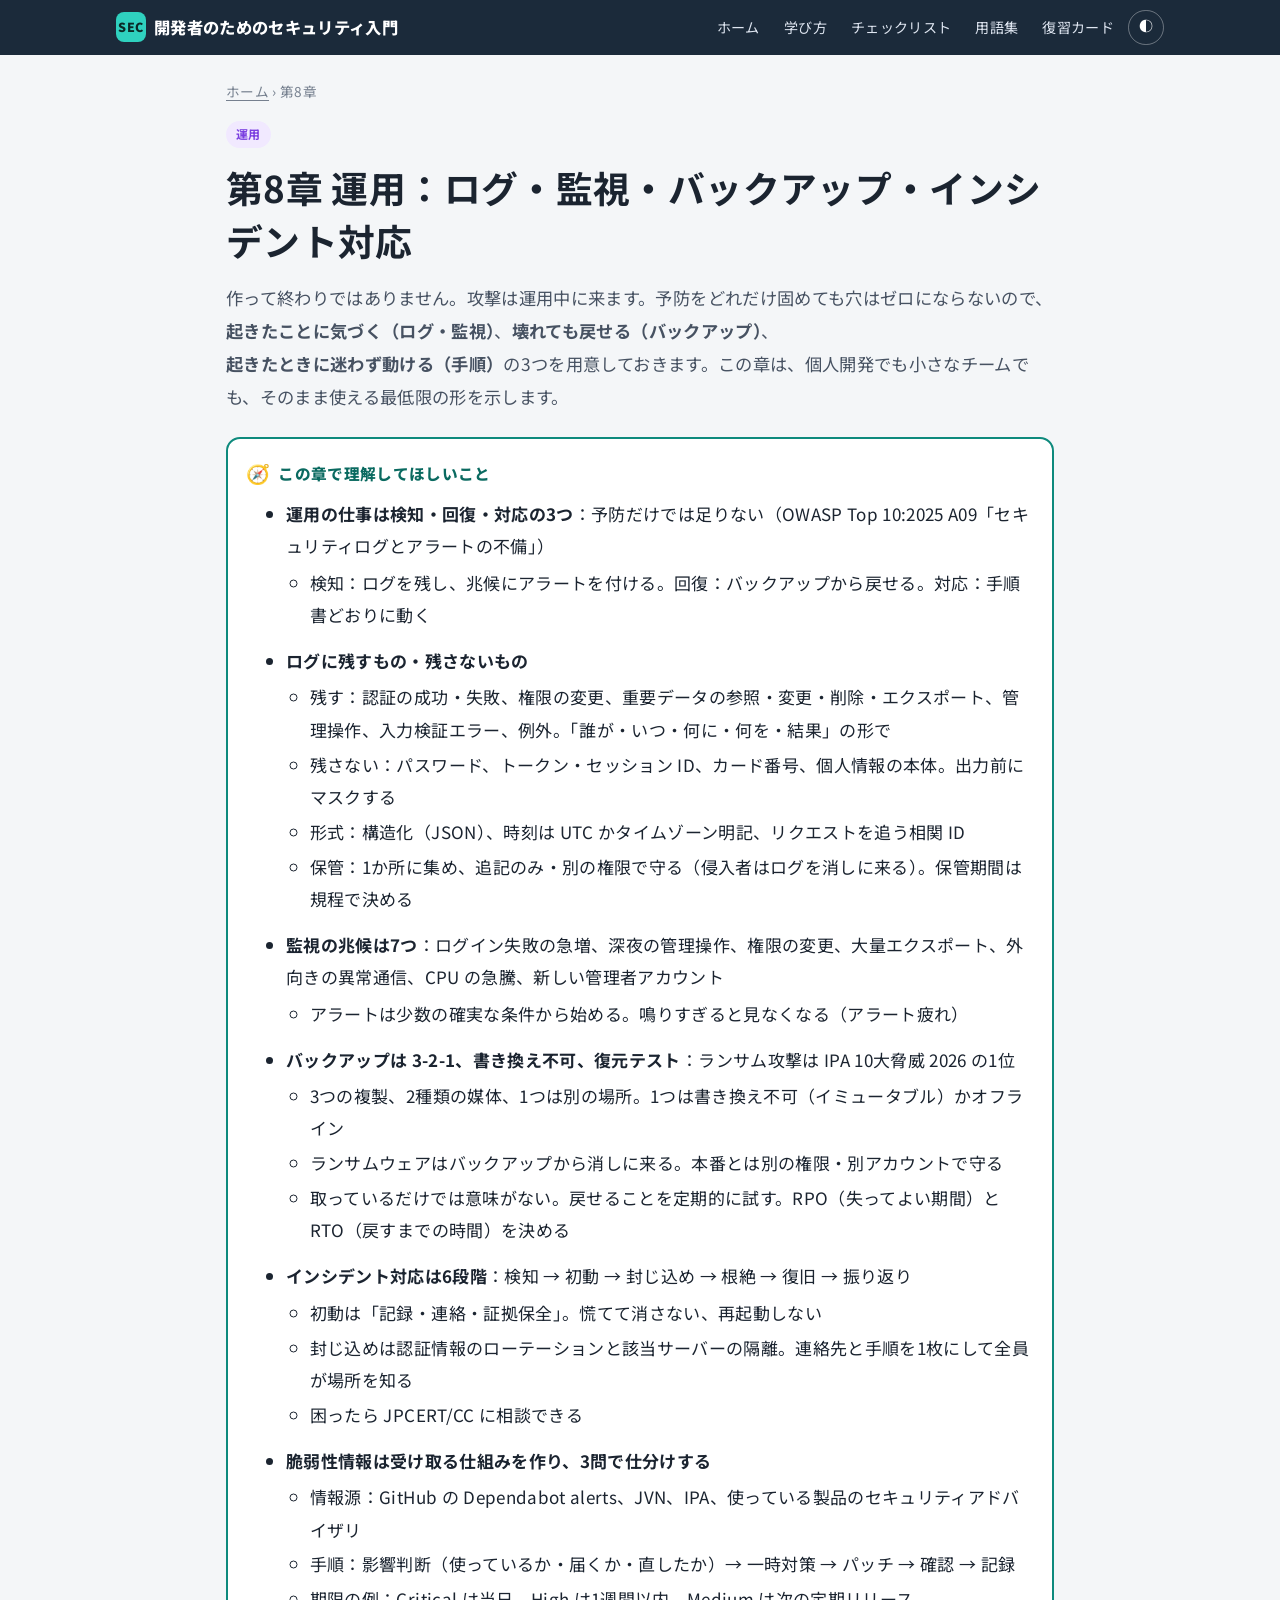
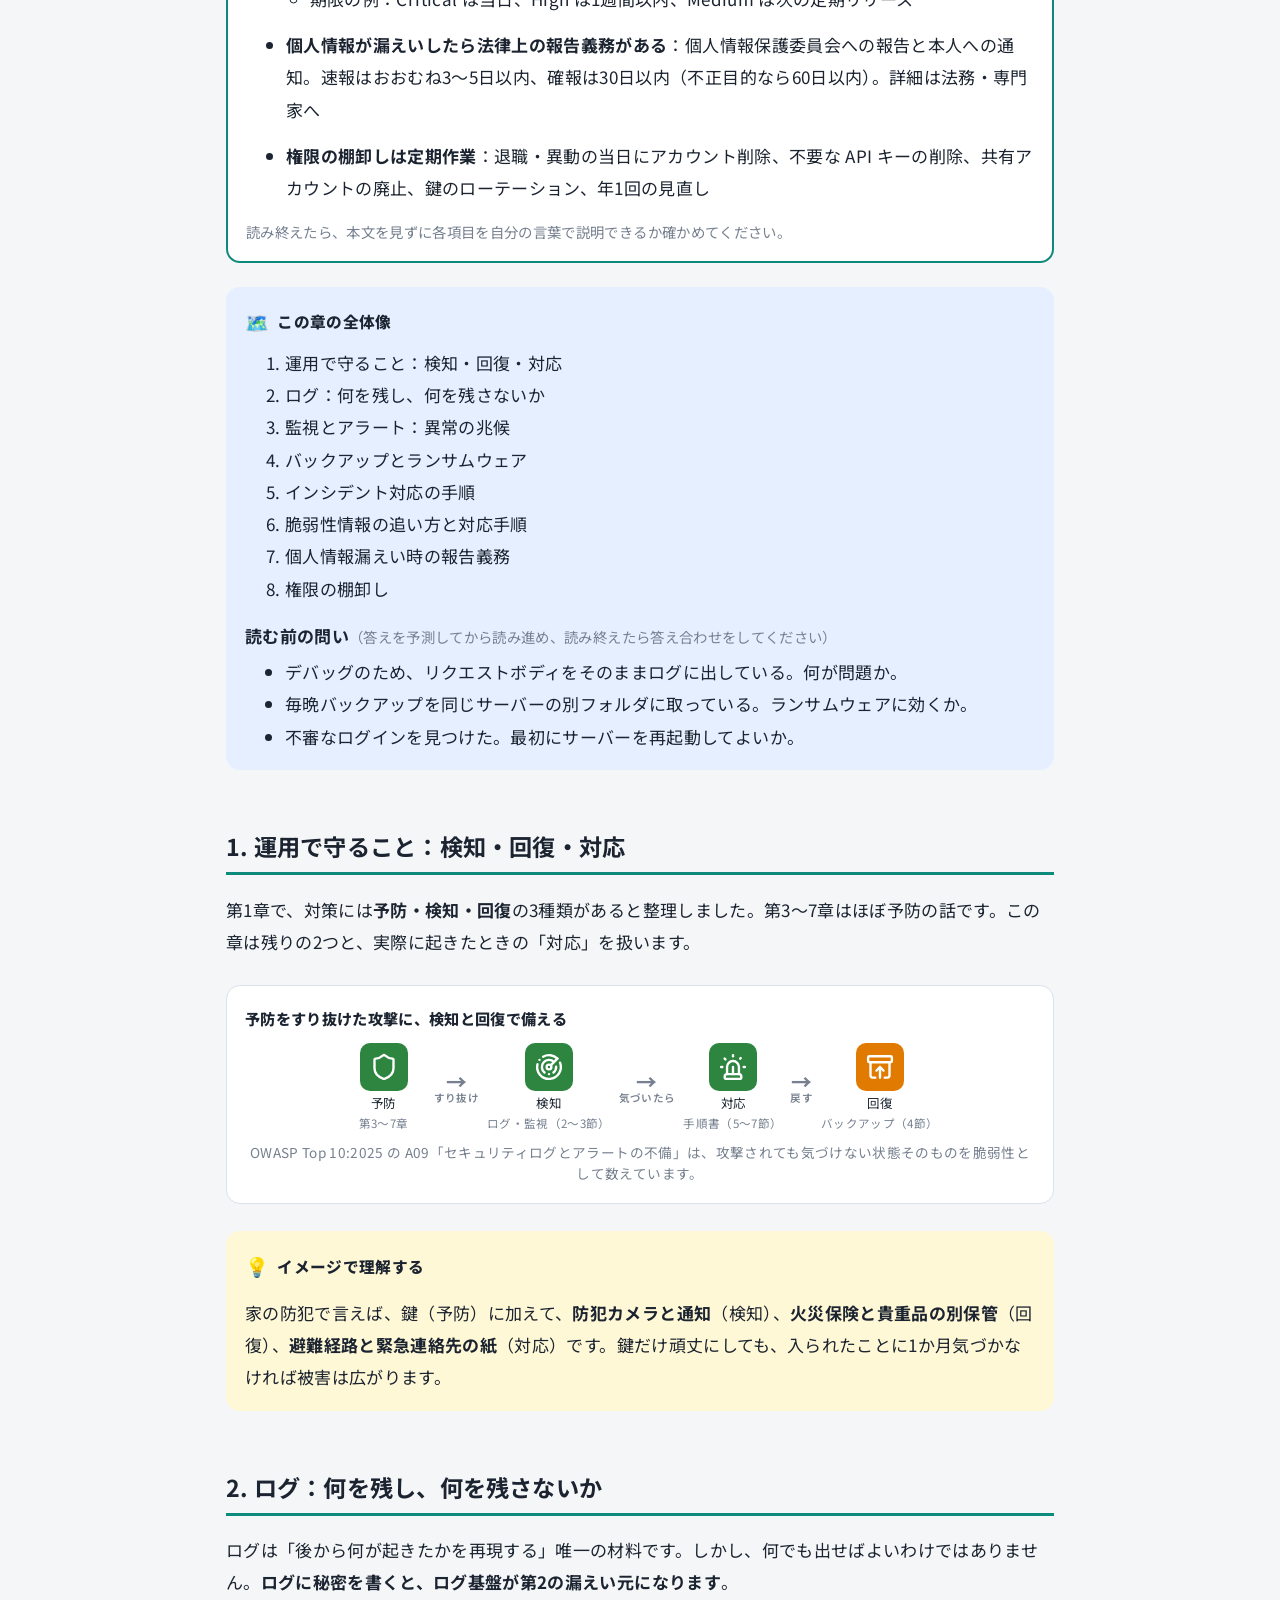
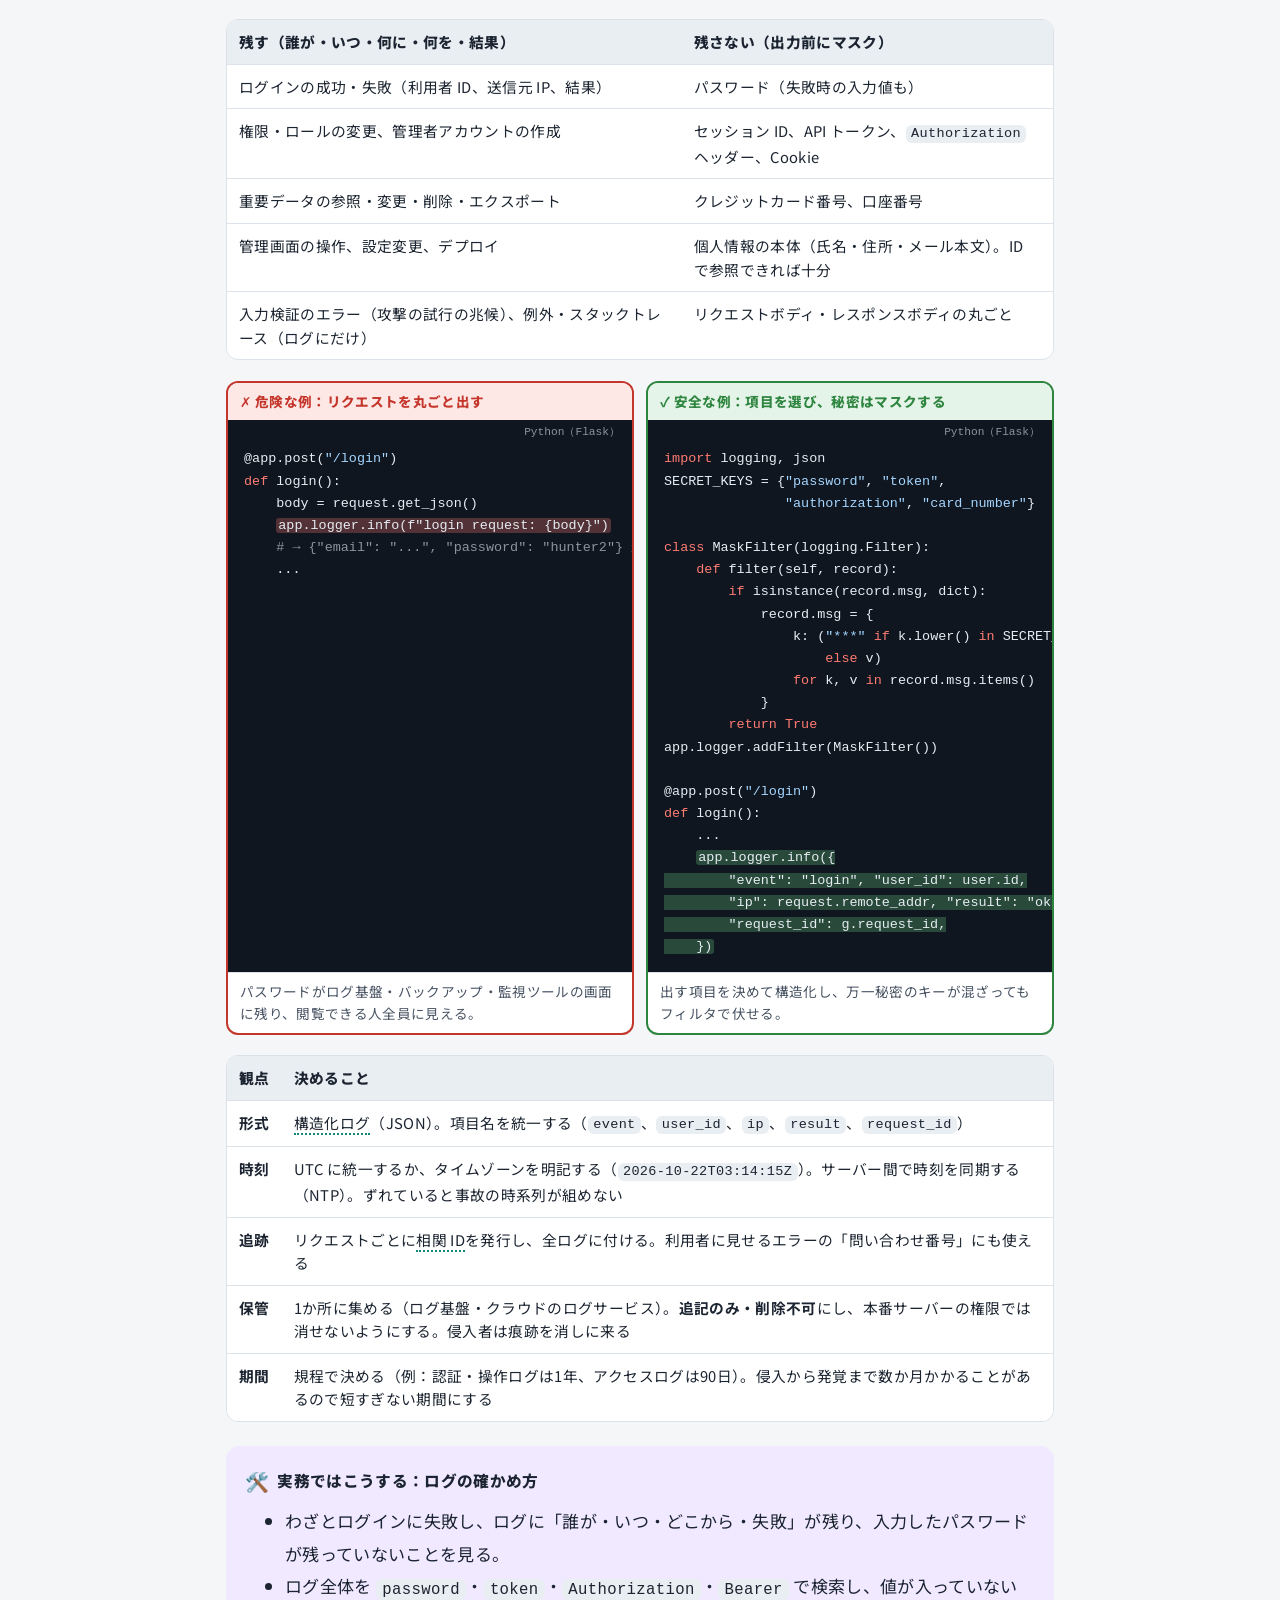
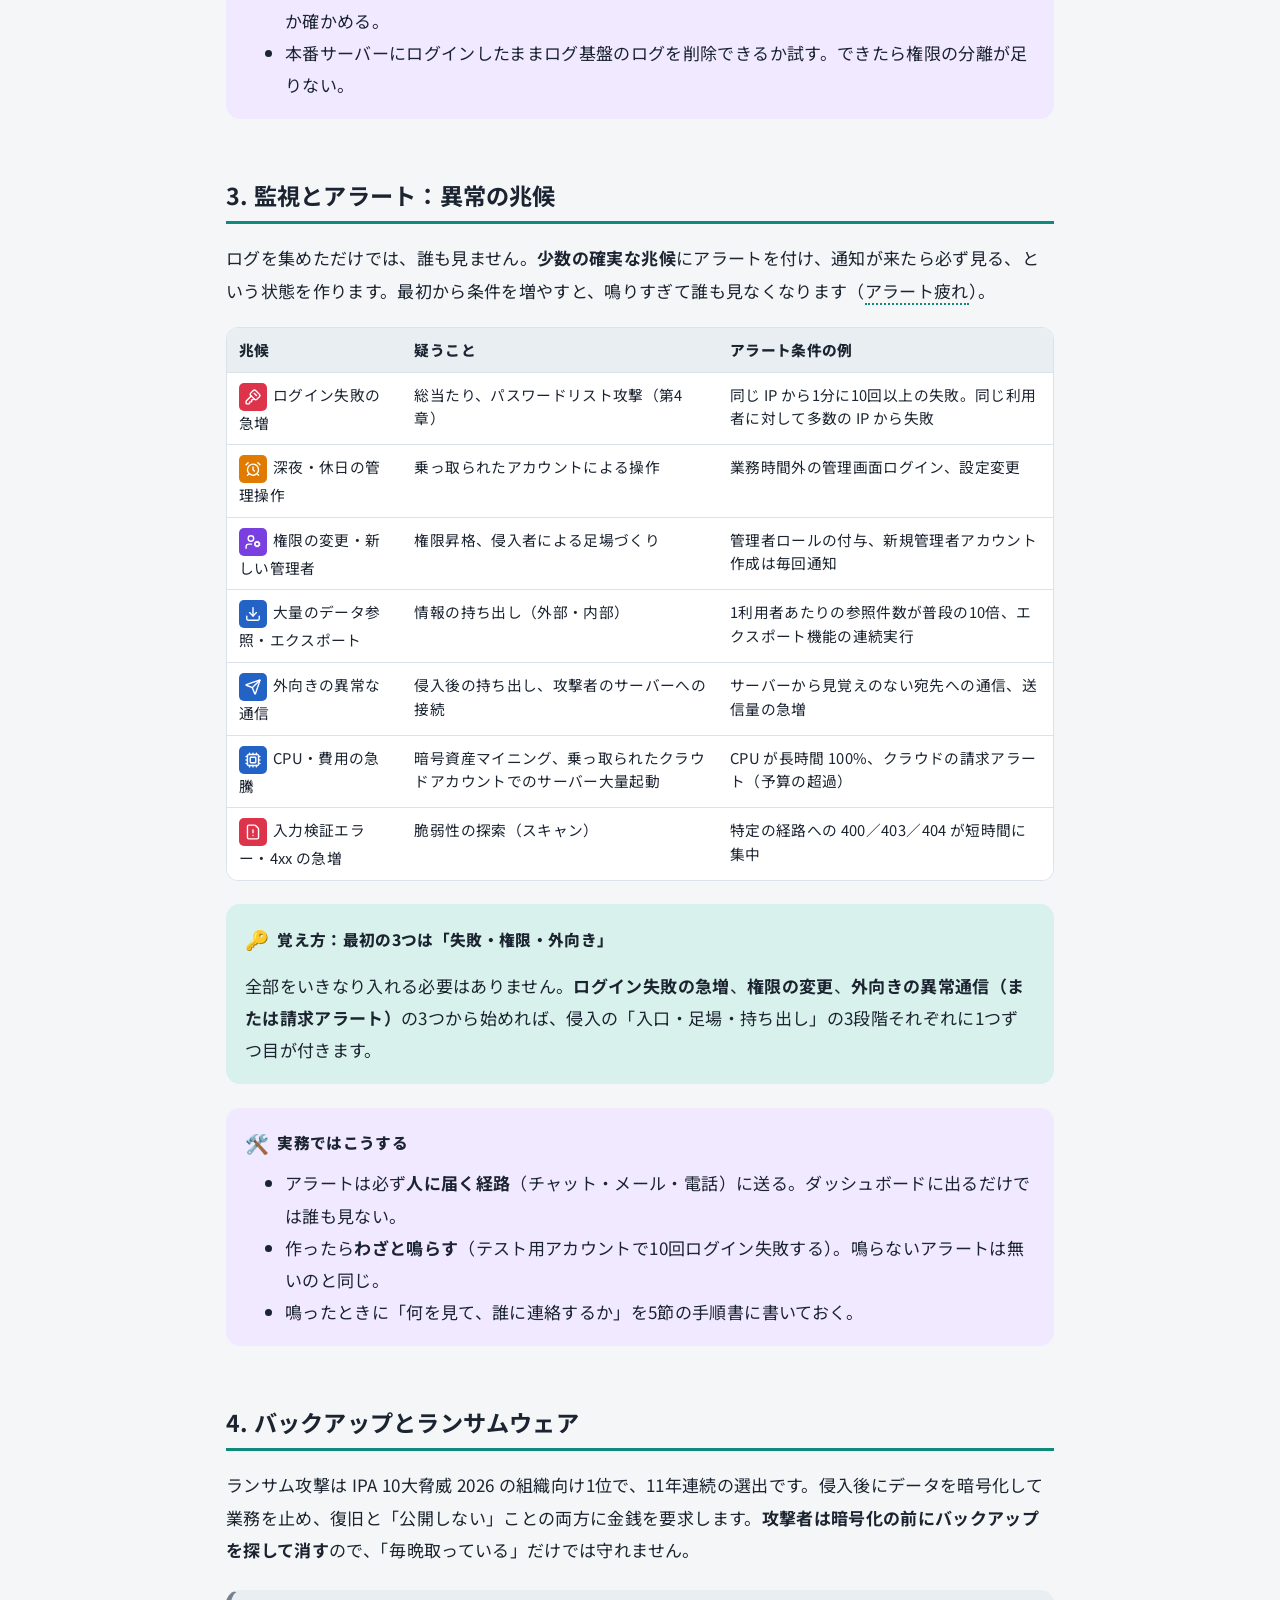
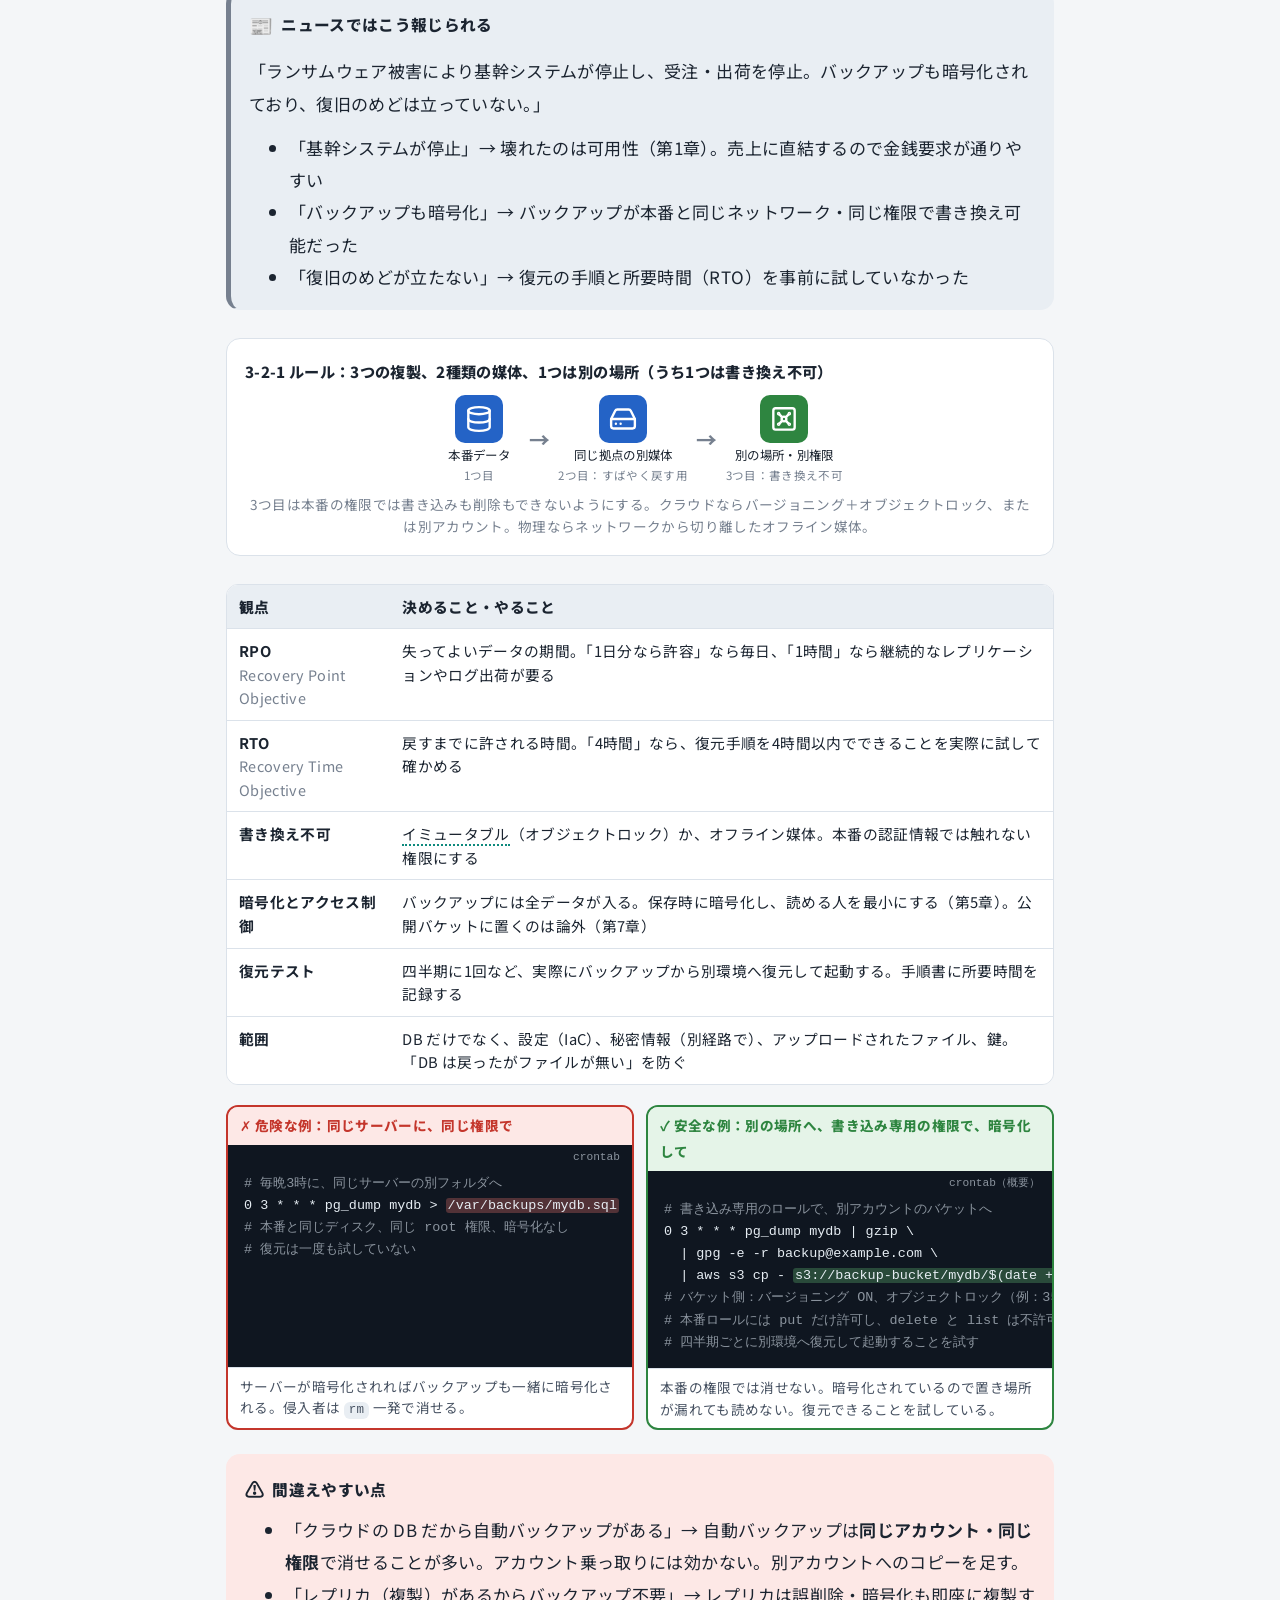
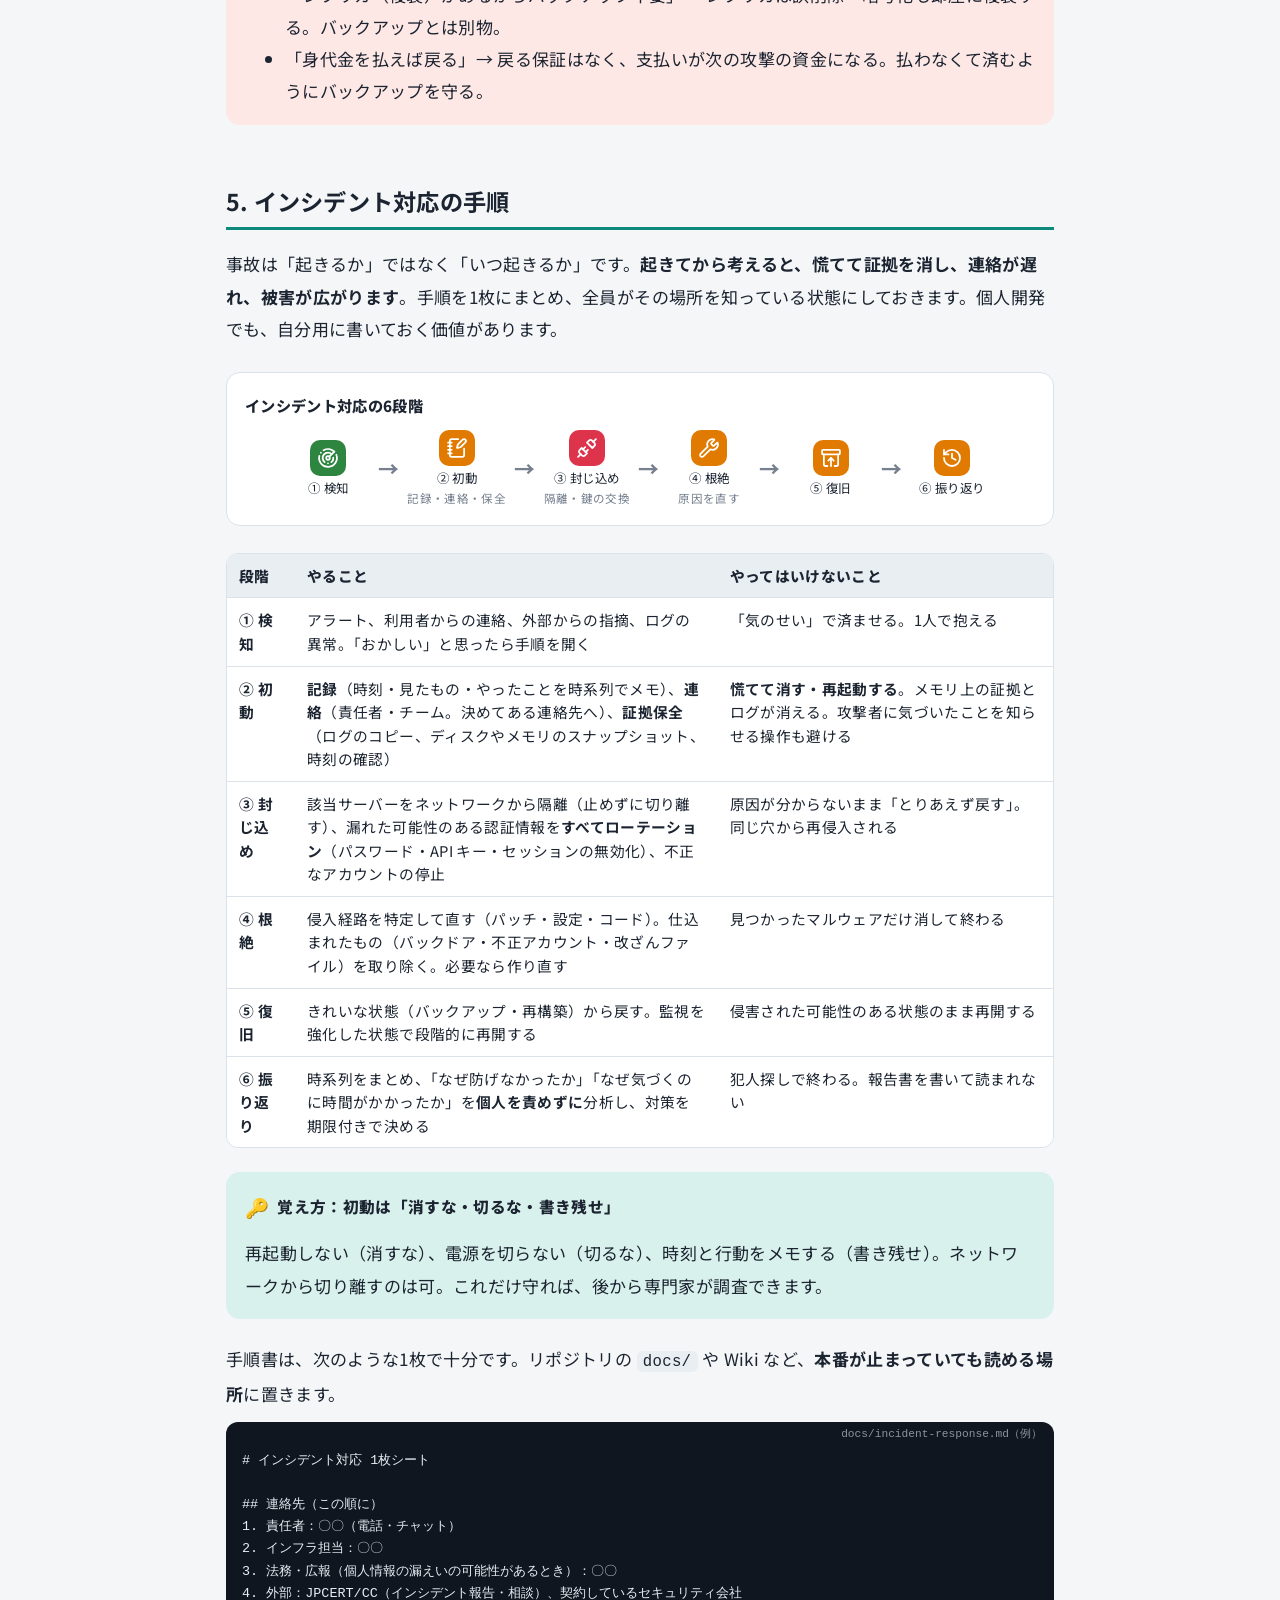
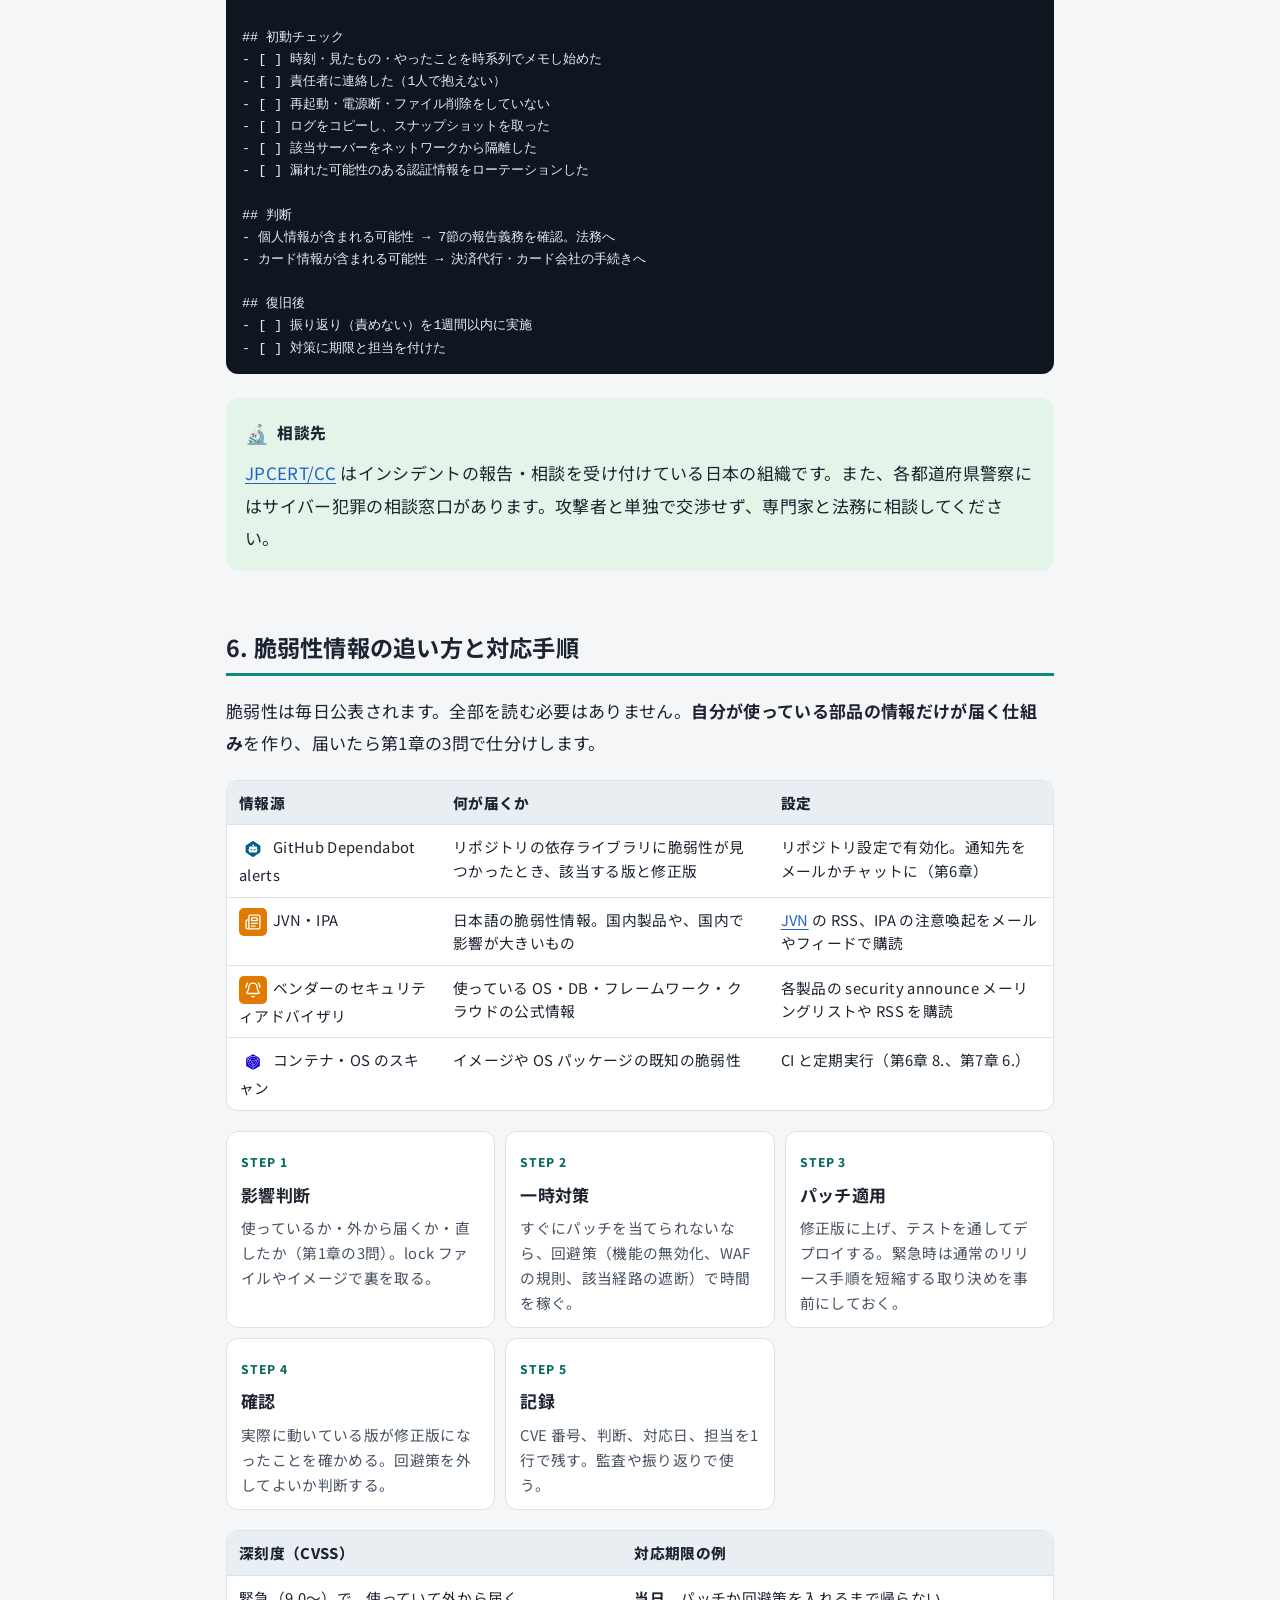
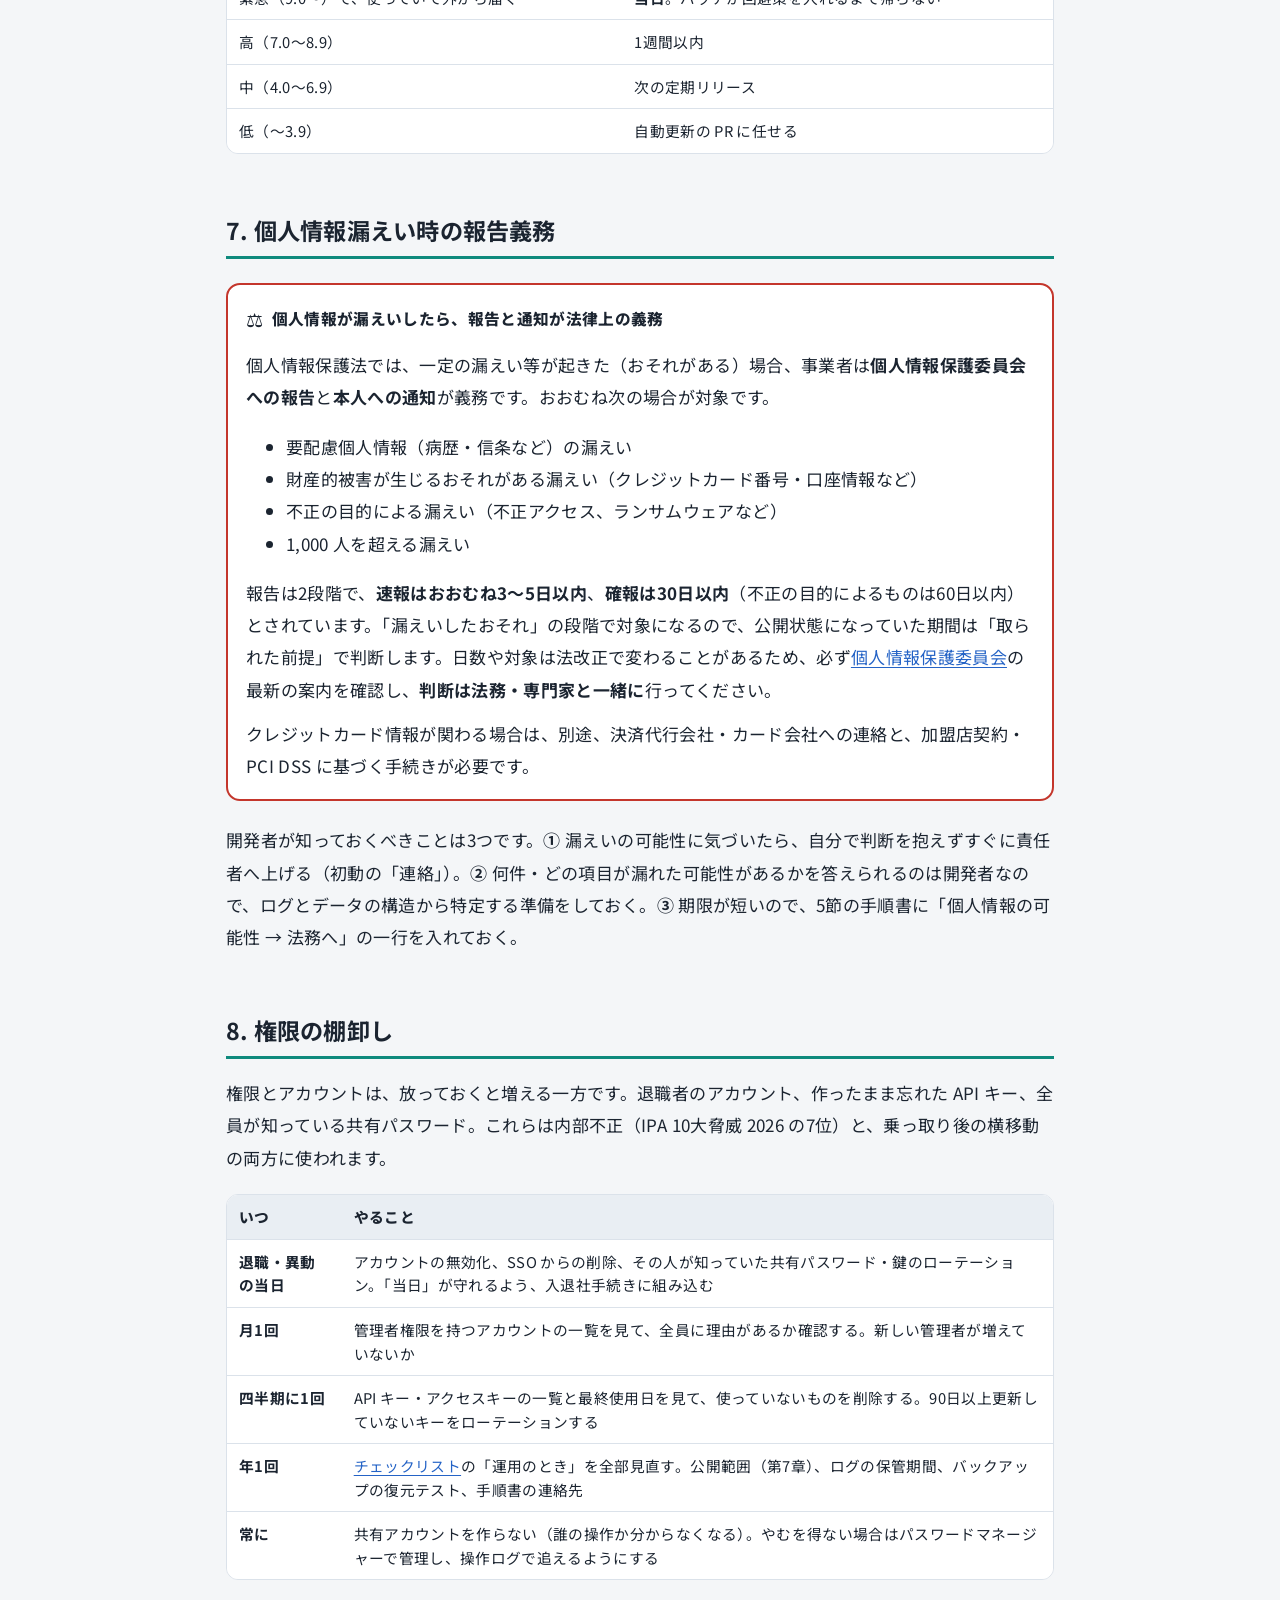
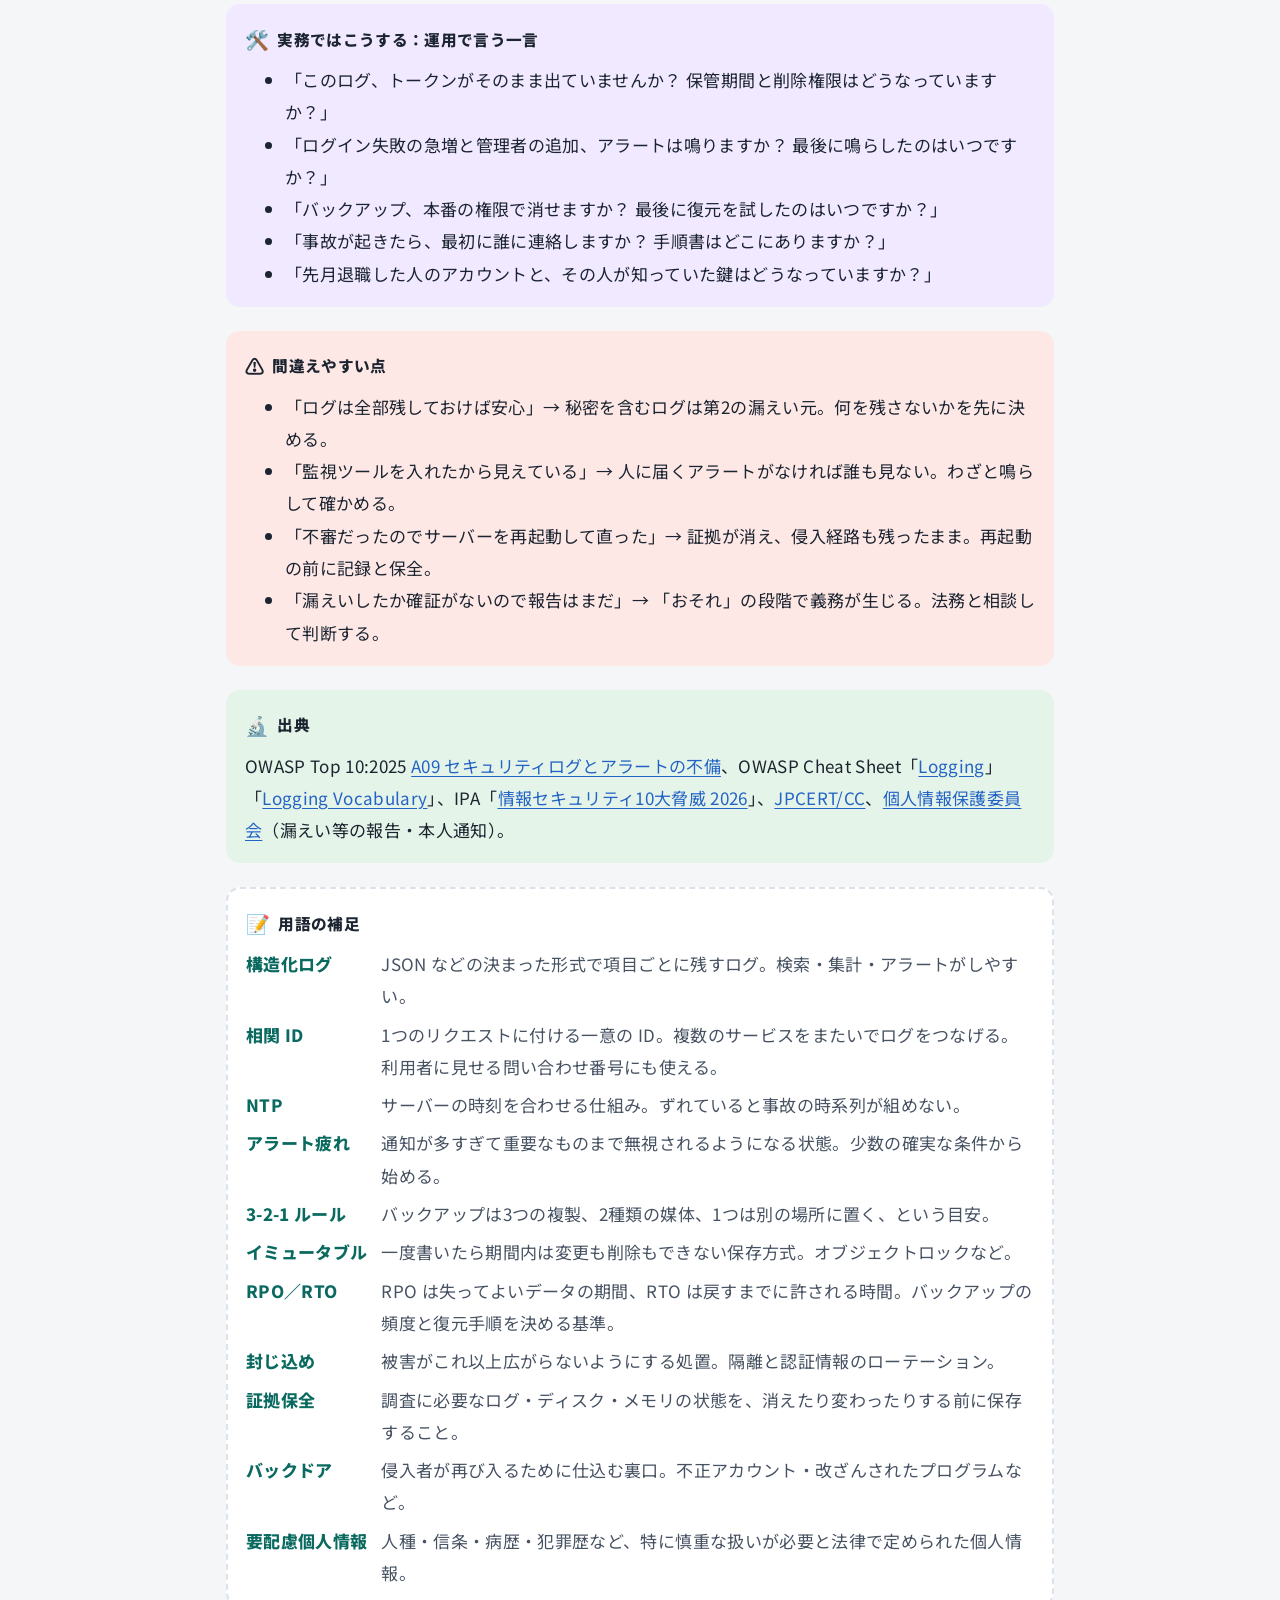
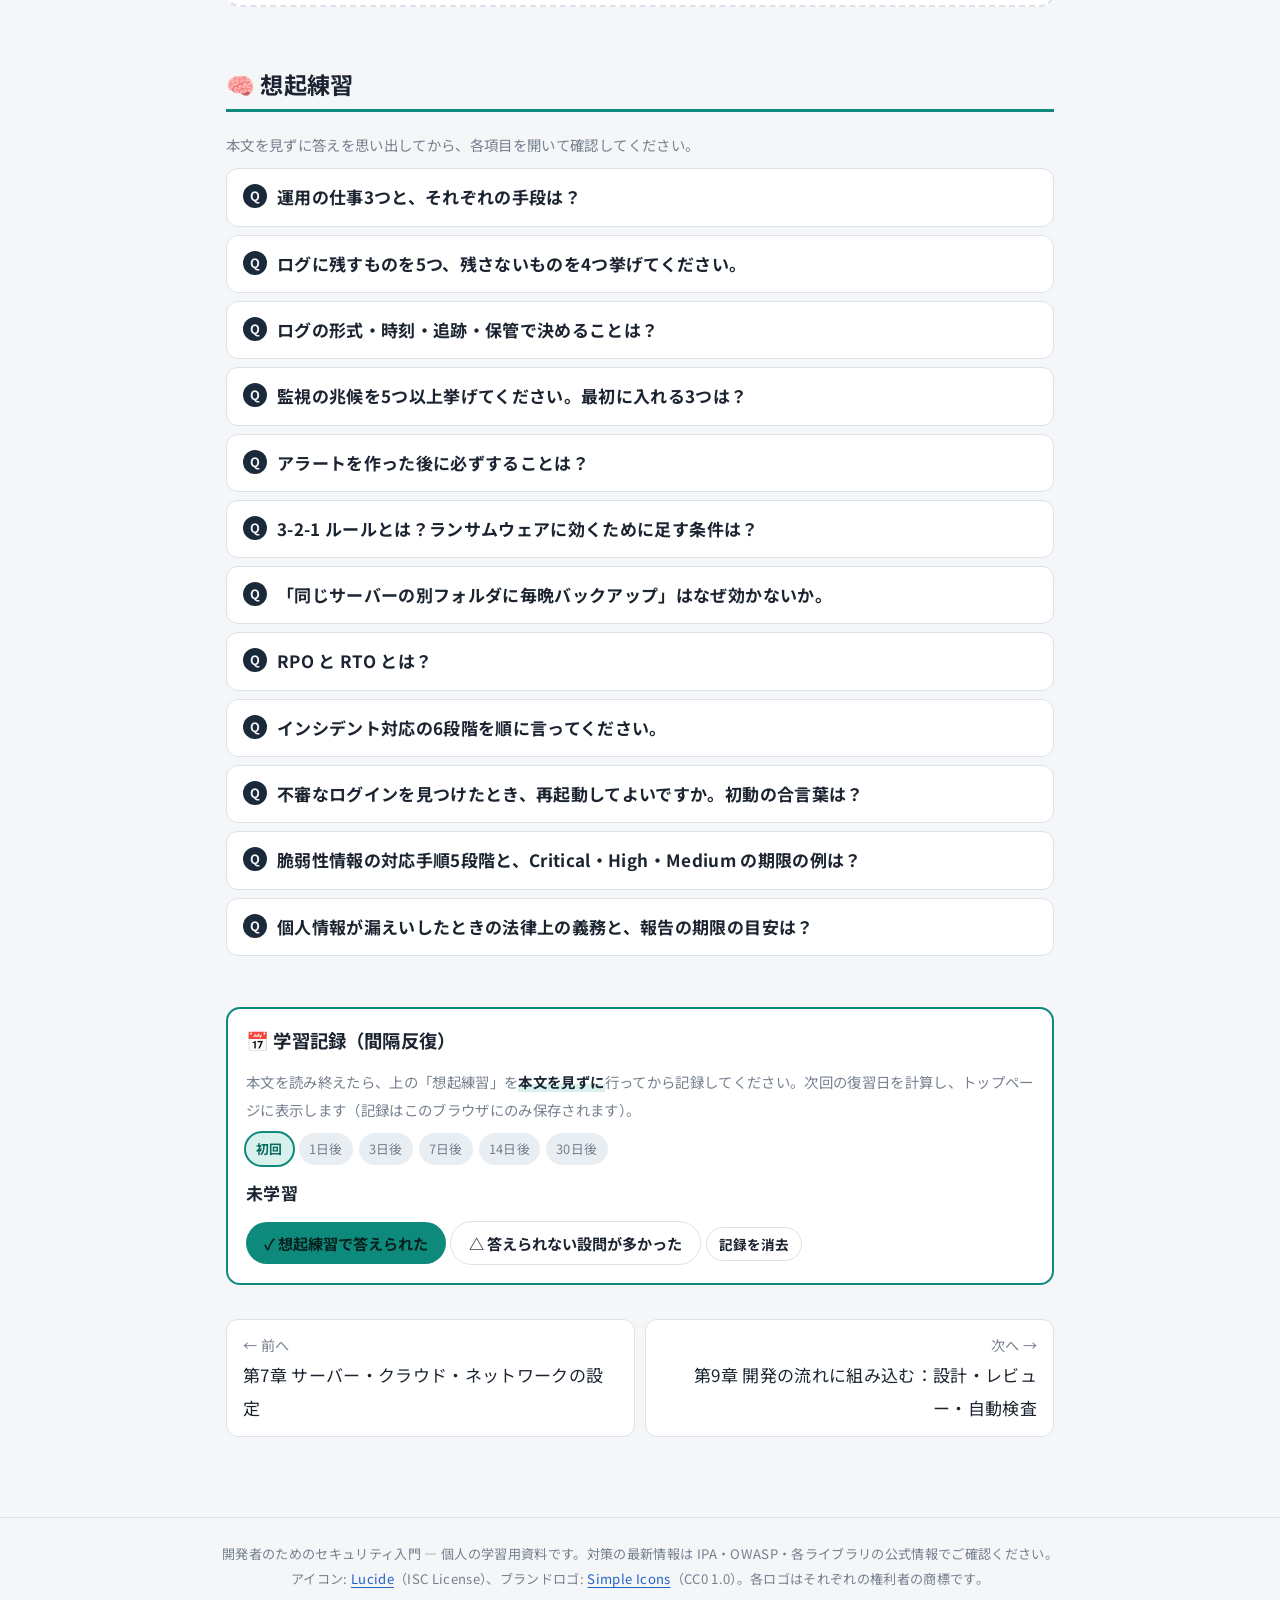
<file: docs/chapters/08-operations-incident.html>
<!doctype html>
<html lang="ja">
<head>
<meta charset="utf-8">
<meta name="viewport" content="width=device-width, initial-scale=1">
<title>運用：ログ・監視・バックアップ・インシデント対応 | 開発者のためのセキュリティ入門</title>
<link rel="preconnect" href="https://fonts.googleapis.com">
<link href="https://fonts.googleapis.com/css2?family=Noto+Sans+JP:wght@400;700;800&display=swap" rel="stylesheet">
<link rel="stylesheet" href="../assets/style.css">
</head>
<body data-root="../" data-page="ch08">
<main class="wrap">
<div class="breadcrumb"><a href="../index.html">ホーム</a> › 第8章</div>
<p><span class="badge ops">運用</span></p>
<h1>第8章 運用：ログ・監視・バックアップ・インシデント対応</h1>
<p class="lead">作って終わりではありません。攻撃は運用中に来ます。予防をどれだけ固めても穴はゼロにならないので、<b>起きたことに気づく（ログ・監視）</b>、<b>壊れても戻せる（バックアップ）</b>、<b>起きたときに迷わず動ける（手順）</b>の3つを用意しておきます。この章は、個人開発でも小さなチームでも、そのまま使える最低限の形を示します。</p>

<div class="box goal">
  <div class="box-title"><span class="em">🧭</span>この章で理解してほしいこと</div>
  <ul style="margin:0">
    <li><b>運用の仕事は検知・回復・対応の3つ</b>：予防だけでは足りない（OWASP Top 10:2025 A09「セキュリティログとアラートの不備」）
      <ul>
        <li>検知：ログを残し、兆候にアラートを付ける。回復：バックアップから戻せる。対応：手順書どおりに動く</li>
      </ul>
    </li>
    <li><b>ログに残すもの・残さないもの</b>
      <ul>
        <li>残す：認証の成功・失敗、権限の変更、重要データの参照・変更・削除・エクスポート、管理操作、入力検証エラー、例外。「誰が・いつ・何に・何を・結果」の形で</li>
        <li>残さない：パスワード、トークン・セッション ID、カード番号、個人情報の本体。出力前にマスクする</li>
        <li>形式：構造化（JSON）、時刻は UTC かタイムゾーン明記、リクエストを追う相関 ID</li>
        <li>保管：1か所に集め、追記のみ・別の権限で守る（侵入者はログを消しに来る）。保管期間は規程で決める</li>
      </ul>
    </li>
    <li><b>監視の兆候は7つ</b>：ログイン失敗の急増、深夜の管理操作、権限の変更、大量エクスポート、外向きの異常通信、CPU の急騰、新しい管理者アカウント
      <ul>
        <li>アラートは少数の確実な条件から始める。鳴りすぎると見なくなる（アラート疲れ）</li>
      </ul>
    </li>
    <li><b>バックアップは 3-2-1、書き換え不可、復元テスト</b>：ランサム攻撃は IPA 10大脅威 2026 の1位
      <ul>
        <li>3つの複製、2種類の媒体、1つは別の場所。1つは書き換え不可（イミュータブル）かオフライン</li>
        <li>ランサムウェアはバックアップから消しに来る。本番とは別の権限・別アカウントで守る</li>
        <li>取っているだけでは意味がない。戻せることを定期的に試す。RPO（失ってよい期間）と RTO（戻すまでの時間）を決める</li>
      </ul>
    </li>
    <li><b>インシデント対応は6段階</b>：検知 → 初動 → 封じ込め → 根絶 → 復旧 → 振り返り
      <ul>
        <li>初動は「記録・連絡・証拠保全」。慌てて消さない、再起動しない</li>
        <li>封じ込めは認証情報のローテーションと該当サーバーの隔離。連絡先と手順を1枚にして全員が場所を知る</li>
        <li>困ったら JPCERT/CC に相談できる</li>
      </ul>
    </li>
    <li><b>脆弱性情報は受け取る仕組みを作り、3問で仕分けする</b>
      <ul>
        <li>情報源：GitHub の Dependabot alerts、JVN、IPA、使っている製品のセキュリティアドバイザリ</li>
        <li>手順：影響判断（使っているか・届くか・直したか）→ 一時対策 → パッチ → 確認 → 記録</li>
        <li>期限の例：Critical は当日、High は1週間以内、Medium は次の定期リリース</li>
      </ul>
    </li>
    <li><b>個人情報が漏えいしたら法律上の報告義務がある</b>：個人情報保護委員会への報告と本人への通知。速報はおおむね3〜5日以内、確報は30日以内（不正目的なら60日以内）。詳細は法務・専門家へ</li>
    <li><b>権限の棚卸しは定期作業</b>：退職・異動の当日にアカウント削除、不要な API キーの削除、共有アカウントの廃止、鍵のローテーション、年1回の見直し</li>
  </ul>
  <p class="muted" style="margin:.7em 0 0;font-size:.9rem">読み終えたら、本文を見ずに各項目を自分の言葉で説明できるか確かめてください。</p>
</div>

<div class="box map">
  <div class="box-title"><span class="em">🗺️</span>この章の全体像</div>
  <ol style="margin:0">
    <li>運用で守ること：検知・回復・対応</li>
    <li>ログ：何を残し、何を残さないか</li>
    <li>監視とアラート：異常の兆候</li>
    <li>バックアップとランサムウェア</li>
    <li>インシデント対応の手順</li>
    <li>脆弱性情報の追い方と対応手順</li>
    <li>個人情報漏えい時の報告義務</li>
    <li>権限の棚卸し</li>
  </ol>
  <p style="margin:.9em 0 .2em"><b>読む前の問い</b><small class="muted">（答えを予測してから読み進め、読み終えたら答え合わせをしてください）</small></p>
  <ul style="margin:0">
    <li>デバッグのため、リクエストボディをそのままログに出している。何が問題か。</li>
    <li>毎晩バックアップを同じサーバーの別フォルダに取っている。ランサムウェアに効くか。</li>
    <li>不審なログインを見つけた。最初にサーバーを再起動してよいか。</li>
  </ul>
</div>

<h2 id="overview">1. 運用で守ること：検知・回復・対応</h2>
<p>第1章で、対策には<b>予防・検知・回復</b>の3種類があると整理しました。第3〜7章はほぼ予防の話です。この章は残りの2つと、実際に起きたときの「対応」を扱います。</p>
<div class="diagram">
  <div class="dtitle">予防をすり抜けた攻撃に、検知と回復で備える</div>
  <div class="flow wrap-ok mobile-col">
    <div class="node"><img src="../assets/icons/defense/shield.svg" alt="">予防<small>第3〜7章</small></div>
    <div class="arr">→<small>すり抜け</small></div>
    <div class="node"><img src="../assets/icons/defense/radar.svg" alt="">検知<small>ログ・監視（2〜3節）</small></div>
    <div class="arr">→<small>気づいたら</small></div>
    <div class="node"><img src="../assets/icons/defense/siren.svg" alt="">対応<small>手順書（5〜7節）</small></div>
    <div class="arr">→<small>戻す</small></div>
    <div class="node"><img src="../assets/icons/ops/archive-restore.svg" alt="">回復<small>バックアップ（4節）</small></div>
  </div>
  <div class="cap">OWASP Top 10:2025 の A09「セキュリティログとアラートの不備」は、攻撃されても気づけない状態そのものを脆弱性として数えています。</div>
</div>
<div class="box story">
  <div class="box-title"><span class="em">💡</span>イメージで理解する</div>
  <p>家の防犯で言えば、鍵（予防）に加えて、<b>防犯カメラと通知</b>（検知）、<b>火災保険と貴重品の別保管</b>（回復）、<b>避難経路と緊急連絡先の紙</b>（対応）です。鍵だけ頑丈にしても、入られたことに1か月気づかなければ被害は広がります。</p>
</div>

<h2 id="logging">2. ログ：何を残し、何を残さないか</h2>
<p>ログは「後から何が起きたかを再現する」唯一の材料です。しかし、何でも出せばよいわけではありません。<b>ログに秘密を書くと、ログ基盤が第2の漏えい元になります</b>。</p>
<div class="table-wrap"><table>
  <tr><th>残す（誰が・いつ・何に・何を・結果）</th><th>残さない（出力前にマスク）</th></tr>
  <tr><td>ログインの成功・失敗（利用者 ID、送信元 IP、結果）</td><td>パスワード（失敗時の入力値も）</td></tr>
  <tr><td>権限・ロールの変更、管理者アカウントの作成</td><td>セッション ID、API トークン、<code>Authorization</code> ヘッダー、Cookie</td></tr>
  <tr><td>重要データの参照・変更・削除・エクスポート</td><td>クレジットカード番号、口座番号</td></tr>
  <tr><td>管理画面の操作、設定変更、デプロイ</td><td>個人情報の本体（氏名・住所・メール本文）。ID で参照できれば十分</td></tr>
  <tr><td>入力検証のエラー（攻撃の試行の兆候）、例外・スタックトレース（ログにだけ）</td><td>リクエストボディ・レスポンスボディの丸ごと</td></tr>
</table></div>
<div class="compare">
  <div class="ng"><div class="lbl">✗ 危険な例：リクエストを丸ごと出す</div><pre class="code"><code><span class="lang">Python（Flask）</span>@app.post(<span class="s">"/login"</span>)
<span class="k">def</span> login():
    body = request.get_json()
    <span class="hl">app.logger.info(f"login request: {body}")</span>
    <span class="c"># → {"email": "...", "password": "hunter2"} がログに残る</span>
    ...</code></pre><div class="why">パスワードがログ基盤・バックアップ・監視ツールの画面に残り、閲覧できる人全員に見える。</div></div>
  <div class="ok"><div class="lbl">✓ 安全な例：項目を選び、秘密はマスクする</div><pre class="code"><code><span class="lang">Python（Flask）</span><span class="k">import</span> logging, json
SECRET_KEYS = {<span class="s">"password"</span>, <span class="s">"token"</span>,
               <span class="s">"authorization"</span>, <span class="s">"card_number"</span>}

<span class="k">class</span> MaskFilter(logging.Filter):
    <span class="k">def</span> filter(self, record):
        <span class="k">if</span> isinstance(record.msg, dict):
            record.msg = {
                k: (<span class="s">"***"</span> <span class="k">if</span> k.lower() <span class="k">in</span> SECRET_KEYS
                    <span class="k">else</span> v)
                <span class="k">for</span> k, v <span class="k">in</span> record.msg.items()
            }
        <span class="k">return</span> <span class="k">True</span>
app.logger.addFilter(MaskFilter())

@app.post(<span class="s">"/login"</span>)
<span class="k">def</span> login():
    ...
    <span class="ok">app.logger.info({
        "event": "login", "user_id": user.id,
        "ip": request.remote_addr, "result": "ok",
        "request_id": g.request_id,
    })</span></code></pre><div class="why">出す項目を決めて構造化し、万一秘密のキーが混ざってもフィルタで伏せる。</div></div>
</div>
<div class="table-wrap"><table>
  <tr><th>観点</th><th>決めること</th></tr>
  <tr><td><b>形式</b></td><td><span class="term" data-tip="構造化ログ：JSON などの決まった形式で項目ごとに残すログ。検索・集計・アラートがしやすい。">構造化ログ</span>（JSON）。項目名を統一する（<code>event</code>、<code>user_id</code>、<code>ip</code>、<code>result</code>、<code>request_id</code>）</td></tr>
  <tr><td><b>時刻</b></td><td>UTC に統一するか、タイムゾーンを明記する（<code>2026-10-22T03:14:15Z</code>）。サーバー間で時刻を同期する（NTP）。ずれていると事故の時系列が組めない</td></tr>
  <tr><td><b>追跡</b></td><td>リクエストごとに<span class="term" data-tip="相関 ID：1つのリクエストに付ける一意の ID。複数のサービスをまたいでログをつなげるために使う。">相関 ID</span>を発行し、全ログに付ける。利用者に見せるエラーの「問い合わせ番号」にも使える</td></tr>
  <tr><td><b>保管</b></td><td>1か所に集める（ログ基盤・クラウドのログサービス）。<b>追記のみ・削除不可</b>にし、本番サーバーの権限では消せないようにする。侵入者は痕跡を消しに来る</td></tr>
  <tr><td><b>期間</b></td><td>規程で決める（例：認証・操作ログは1年、アクセスログは90日）。侵入から発覚まで数か月かかることがあるので短すぎない期間にする</td></tr>
</table></div>
<div class="box exam">
  <div class="box-title"><span class="em">🛠️</span>実務ではこうする：ログの確かめ方</div>
  <ul style="margin:0">
    <li>わざとログインに失敗し、ログに「誰が・いつ・どこから・失敗」が残り、入力したパスワードが残っていないことを見る。</li>
    <li>ログ全体を <code>password</code>・<code>token</code>・<code>Authorization</code>・<code>Bearer</code> で検索し、値が入っていないか確かめる。</li>
    <li>本番サーバーにログインしたままログ基盤のログを削除できるか試す。できたら権限の分離が足りない。</li>
  </ul>
</div>

<h2 id="monitoring">3. 監視とアラート：異常の兆候</h2>
<p>ログを集めただけでは、誰も見ません。<b>少数の確実な兆候</b>にアラートを付け、通知が来たら必ず見る、という状態を作ります。最初から条件を増やすと、鳴りすぎて誰も見なくなります（<span class="term" data-tip="アラート疲れ：通知が多すぎて重要なものまで無視されるようになる状態。">アラート疲れ</span>）。</p>
<div class="table-wrap"><table>
  <tr><th>兆候</th><th>疑うこと</th><th>アラート条件の例</th></tr>
  <tr><td><img class="ico-s" src="../assets/icons/threat/key-square.svg" alt="">ログイン失敗の急増</td><td>総当たり、パスワードリスト攻撃（第4章）</td><td>同じ IP から1分に10回以上の失敗。同じ利用者に対して多数の IP から失敗</td></tr>
  <tr><td><img class="ico-s" src="../assets/icons/ops/alarm-clock.svg" alt="">深夜・休日の管理操作</td><td>乗っ取られたアカウントによる操作</td><td>業務時間外の管理画面ログイン、設定変更</td></tr>
  <tr><td><img class="ico-s" src="../assets/icons/people/user-cog.svg" alt="">権限の変更・新しい管理者</td><td>権限昇格、侵入者による足場づくり</td><td>管理者ロールの付与、新規管理者アカウント作成は毎回通知</td></tr>
  <tr><td><img class="ico-s" src="../assets/icons/asset/download.svg" alt="">大量のデータ参照・エクスポート</td><td>情報の持ち出し（外部・内部）</td><td>1利用者あたりの参照件数が普段の10倍、エクスポート機能の連続実行</td></tr>
  <tr><td><img class="ico-s" src="../assets/icons/asset/send.svg" alt="">外向きの異常な通信</td><td>侵入後の持ち出し、攻撃者のサーバーへの接続</td><td>サーバーから見覚えのない宛先への通信、送信量の急増</td></tr>
  <tr><td><img class="ico-s" src="../assets/icons/asset/cpu.svg" alt="">CPU・費用の急騰</td><td>暗号資産マイニング、乗っ取られたクラウドアカウントでのサーバー大量起動</td><td>CPU が長時間 100%、クラウドの請求アラート（予算の超過）</td></tr>
  <tr><td><img class="ico-s" src="../assets/icons/threat/file-warning.svg" alt="">入力検証エラー・4xx の急増</td><td>脆弱性の探索（スキャン）</td><td>特定の経路への 400／403／404 が短時間に集中</td></tr>
</table></div>
<div class="box hook">
  <div class="box-title"><span class="em">🔑</span>覚え方：最初の3つは「失敗・権限・外向き」</div>
  <p>全部をいきなり入れる必要はありません。<b>ログイン失敗の急増</b>、<b>権限の変更</b>、<b>外向きの異常通信（または請求アラート）</b>の3つから始めれば、侵入の「入口・足場・持ち出し」の3段階それぞれに1つずつ目が付きます。</p>
</div>
<div class="box exam">
  <div class="box-title"><span class="em">🛠️</span>実務ではこうする</div>
  <ul style="margin:0">
    <li>アラートは必ず<b>人に届く経路</b>（チャット・メール・電話）に送る。ダッシュボードに出るだけでは誰も見ない。</li>
    <li>作ったら<b>わざと鳴らす</b>（テスト用アカウントで10回ログイン失敗する）。鳴らないアラートは無いのと同じ。</li>
    <li>鳴ったときに「何を見て、誰に連絡するか」を5節の手順書に書いておく。</li>
  </ul>
</div>

<h2 id="backup">4. バックアップとランサムウェア</h2>
<p>ランサム攻撃は IPA 10大脅威 2026 の組織向け1位で、11年連続の選出です。侵入後にデータを暗号化して業務を止め、復旧と「公開しない」ことの両方に金銭を要求します。<b>攻撃者は暗号化の前にバックアップを探して消す</b>ので、「毎晩取っている」だけでは守れません。</p>
<div class="box news">
  <div class="box-title"><span class="em">📰</span>ニュースではこう報じられる</div>
  <p>「ランサムウェア被害により基幹システムが停止し、受注・出荷を停止。バックアップも暗号化されており、復旧のめどは立っていない。」</p>
  <ul style="margin:0">
    <li>「基幹システムが停止」→ 壊れたのは可用性（第1章）。売上に直結するので金銭要求が通りやすい</li>
    <li>「バックアップも暗号化」→ バックアップが本番と同じネットワーク・同じ権限で書き換え可能だった</li>
    <li>「復旧のめどが立たない」→ 復元の手順と所要時間（RTO）を事前に試していなかった</li>
  </ul>
</div>
<div class="diagram">
  <div class="dtitle">3-2-1 ルール：3つの複製、2種類の媒体、1つは別の場所（うち1つは書き換え不可）</div>
  <div class="flow wrap-ok mobile-col">
    <div class="node"><img src="../assets/icons/asset/database.svg" alt="">本番データ<small>1つ目</small></div>
    <div class="arr">→</div>
    <div class="node"><img src="../assets/icons/asset/hard-drive.svg" alt="">同じ拠点の別媒体<small>2つ目：すばやく戻す用</small></div>
    <div class="arr">→</div>
    <div class="node"><img src="../assets/icons/defense/vault.svg" alt="">別の場所・別権限<small>3つ目：書き換え不可</small></div>
  </div>
  <div class="cap">3つ目は本番の権限では書き込みも削除もできないようにする。クラウドならバージョニング＋オブジェクトロック、または別アカウント。物理ならネットワークから切り離したオフライン媒体。</div>
</div>
<div class="table-wrap"><table>
  <tr><th>観点</th><th>決めること・やること</th></tr>
  <tr><td><b>RPO</b><br><small class="muted">Recovery Point Objective</small></td><td>失ってよいデータの期間。「1日分なら許容」なら毎日、「1時間」なら継続的なレプリケーションやログ出荷が要る</td></tr>
  <tr><td><b>RTO</b><br><small class="muted">Recovery Time Objective</small></td><td>戻すまでに許される時間。「4時間」なら、復元手順を4時間以内でできることを実際に試して確かめる</td></tr>
  <tr><td><b>書き換え不可</b></td><td><span class="term" data-tip="イミュータブル：一度書いたら期間内は変更も削除もできない保存方式。ランサムウェアや侵入者に消されない。">イミュータブル</span>（オブジェクトロック）か、オフライン媒体。本番の認証情報では触れない権限にする</td></tr>
  <tr><td><b>暗号化とアクセス制御</b></td><td>バックアップには全データが入る。保存時に暗号化し、読める人を最小にする（第5章）。公開バケットに置くのは論外（第7章）</td></tr>
  <tr><td><b>復元テスト</b></td><td>四半期に1回など、実際にバックアップから別環境へ復元して起動する。手順書に所要時間を記録する</td></tr>
  <tr><td><b>範囲</b></td><td>DB だけでなく、設定（IaC）、秘密情報（別経路で）、アップロードされたファイル、鍵。「DB は戻ったがファイルが無い」を防ぐ</td></tr>
</table></div>
<div class="compare">
  <div class="ng"><div class="lbl">✗ 危険な例：同じサーバーに、同じ権限で</div><pre class="code"><code><span class="lang">crontab</span><span class="c"># 毎晩3時に、同じサーバーの別フォルダへ</span>
0 3 * * * pg_dump mydb &gt; <span class="hl">/var/backups/mydb.sql</span>
<span class="c"># 本番と同じディスク、同じ root 権限、暗号化なし</span>
<span class="c"># 復元は一度も試していない</span></code></pre><div class="why">サーバーが暗号化されればバックアップも一緒に暗号化される。侵入者は <code>rm</code> 一発で消せる。</div></div>
  <div class="ok"><div class="lbl">✓ 安全な例：別の場所へ、書き込み専用の権限で、暗号化して</div><pre class="code"><code><span class="lang">crontab（概要）</span><span class="c"># 書き込み専用のロールで、別アカウントのバケットへ</span>
0 3 * * * pg_dump mydb | gzip \
  | gpg -e -r backup@example.com \
  | aws s3 cp - <span class="ok">s3://backup-bucket/mydb/$(date +\%F).sql.gz.gpg</span>
<span class="c"># バケット側：バージョニング ON、オブジェクトロック（例：35日）、</span>
<span class="c"># 本番ロールには put だけ許可し、delete と list は不許可</span>
<span class="c"># 四半期ごとに別環境へ復元して起動することを試す</span></code></pre><div class="why">本番の権限では消せない。暗号化されているので置き場所が漏れても読めない。復元できることを試している。</div></div>
</div>
<div class="box warn">
  <div class="box-title"><span class="em">⚠️</span>間違えやすい点</div>
  <ul style="margin:0">
    <li>「クラウドの DB だから自動バックアップがある」→ 自動バックアップは<b>同じアカウント・同じ権限</b>で消せることが多い。アカウント乗っ取りには効かない。別アカウントへのコピーを足す。</li>
    <li>「レプリカ（複製）があるからバックアップ不要」→ レプリカは誤削除・暗号化も即座に複製する。バックアップとは別物。</li>
    <li>「身代金を払えば戻る」→ 戻る保証はなく、支払いが次の攻撃の資金になる。払わなくて済むようにバックアップを守る。</li>
  </ul>
</div>

<h2 id="incident">5. インシデント対応の手順</h2>
<p>事故は「起きるか」ではなく「いつ起きるか」です。<b>起きてから考えると、慌てて証拠を消し、連絡が遅れ、被害が広がります</b>。手順を1枚にまとめ、全員がその場所を知っている状態にしておきます。個人開発でも、自分用に書いておく価値があります。</p>
<div class="diagram">
  <div class="dtitle">インシデント対応の6段階</div>
  <div class="flow wrap-ok mobile-col">
    <div class="node sm"><img src="../assets/icons/defense/radar.svg" alt="">① 検知</div>
    <div class="arr">→</div>
    <div class="node sm"><img src="../assets/icons/ops/notebook-pen.svg" alt="">② 初動<small>記録・連絡・保全</small></div>
    <div class="arr">→</div>
    <div class="node sm"><img src="../assets/icons/threat/unplug.svg" alt="">③ 封じ込め<small>隔離・鍵の交換</small></div>
    <div class="arr">→</div>
    <div class="node sm"><img src="../assets/icons/ops/wrench.svg" alt="">④ 根絶<small>原因を直す</small></div>
    <div class="arr">→</div>
    <div class="node sm"><img src="../assets/icons/ops/archive-restore.svg" alt="">⑤ 復旧</div>
    <div class="arr">→</div>
    <div class="node sm"><img src="../assets/icons/ops/history.svg" alt="">⑥ 振り返り</div>
  </div>
</div>
<div class="table-wrap"><table>
  <tr><th>段階</th><th>やること</th><th>やってはいけないこと</th></tr>
  <tr><td><b>① 検知</b></td><td>アラート、利用者からの連絡、外部からの指摘、ログの異常。「おかしい」と思ったら手順を開く</td><td>「気のせい」で済ませる。1人で抱える</td></tr>
  <tr><td><b>② 初動</b></td><td><b>記録</b>（時刻・見たもの・やったことを時系列でメモ）、<b>連絡</b>（責任者・チーム。決めてある連絡先へ）、<b>証拠保全</b>（ログのコピー、ディスクやメモリのスナップショット、時刻の確認）</td><td><b>慌てて消す・再起動する</b>。メモリ上の証拠とログが消える。攻撃者に気づいたことを知らせる操作も避ける</td></tr>
  <tr><td><b>③ 封じ込め</b></td><td>該当サーバーをネットワークから隔離（止めずに切り離す）、漏れた可能性のある認証情報を<b>すべてローテーション</b>（パスワード・API キー・セッションの無効化）、不正なアカウントの停止</td><td>原因が分からないまま「とりあえず戻す」。同じ穴から再侵入される</td></tr>
  <tr><td><b>④ 根絶</b></td><td>侵入経路を特定して直す（パッチ・設定・コード）。仕込まれたもの（バックドア・不正アカウント・改ざんファイル）を取り除く。必要なら作り直す</td><td>見つかったマルウェアだけ消して終わる</td></tr>
  <tr><td><b>⑤ 復旧</b></td><td>きれいな状態（バックアップ・再構築）から戻す。監視を強化した状態で段階的に再開する</td><td>侵害された可能性のある状態のまま再開する</td></tr>
  <tr><td><b>⑥ 振り返り</b></td><td>時系列をまとめ、「なぜ防げなかったか」「なぜ気づくのに時間がかかったか」を<b>個人を責めずに</b>分析し、対策を期限付きで決める</td><td>犯人探しで終わる。報告書を書いて読まれない</td></tr>
</table></div>
<div class="box hook">
  <div class="box-title"><span class="em">🔑</span>覚え方：初動は「消すな・切るな・書き残せ」</div>
  <p>再起動しない（消すな）、電源を切らない（切るな）、時刻と行動をメモする（書き残せ）。ネットワークから切り離すのは可。これだけ守れば、後から専門家が調査できます。</p>
</div>
<p>手順書は、次のような1枚で十分です。リポジトリの <code>docs/</code> や Wiki など、<b>本番が止まっていても読める場所</b>に置きます。</p>
<pre class="code"><code><span class="lang">docs/incident-response.md（例）</span># インシデント対応 1枚シート

## 連絡先（この順に）
1. 責任者：〇〇（電話・チャット）
2. インフラ担当：〇〇
3. 法務・広報（個人情報の漏えいの可能性があるとき）：〇〇
4. 外部：JPCERT/CC（インシデント報告・相談）、契約しているセキュリティ会社

## 初動チェック
- [ ] 時刻・見たもの・やったことを時系列でメモし始めた
- [ ] 責任者に連絡した（1人で抱えない）
- [ ] 再起動・電源断・ファイル削除をしていない
- [ ] ログをコピーし、スナップショットを取った
- [ ] 該当サーバーをネットワークから隔離した
- [ ] 漏れた可能性のある認証情報をローテーションした

## 判断
- 個人情報が含まれる可能性 → 7節の報告義務を確認。法務へ
- カード情報が含まれる可能性 → 決済代行・カード会社の手続きへ

## 復旧後
- [ ] 振り返り（責めない）を1週間以内に実施
- [ ] 対策に期限と担当を付けた</code></pre>
<div class="box science">
  <div class="box-title"><span class="em">🔬</span>相談先</div>
  <p style="margin:0"><a href="https://www.jpcert.or.jp/">JPCERT/CC</a> はインシデントの報告・相談を受け付けている日本の組織です。また、各都道府県警察にはサイバー犯罪の相談窓口があります。攻撃者と単独で交渉せず、専門家と法務に相談してください。</p>
</div>

<h2 id="vuln-response">6. 脆弱性情報の追い方と対応手順</h2>
<p>脆弱性は毎日公表されます。全部を読む必要はありません。<b>自分が使っている部品の情報だけが届く仕組み</b>を作り、届いたら第1章の3問で仕分けします。</p>
<div class="table-wrap"><table>
  <tr><th>情報源</th><th>何が届くか</th><th>設定</th></tr>
  <tr><td><img class="ico-s" src="../assets/icons/brand/dependabot.svg" alt="">GitHub Dependabot alerts</td><td>リポジトリの依存ライブラリに脆弱性が見つかったとき、該当する版と修正版</td><td>リポジトリ設定で有効化。通知先をメールかチャットに（第6章）</td></tr>
  <tr><td><img class="ico-s" src="../assets/icons/ops/newspaper.svg" alt="">JVN・IPA</td><td>日本語の脆弱性情報。国内製品や、国内で影響が大きいもの</td><td><a href="https://jvn.jp/">JVN</a> の RSS、IPA の注意喚起をメールやフィードで購読</td></tr>
  <tr><td><img class="ico-s" src="../assets/icons/ops/bell-ring.svg" alt="">ベンダーのセキュリティアドバイザリ</td><td>使っている OS・DB・フレームワーク・クラウドの公式情報</td><td>各製品の security announce メーリングリストや RSS を購読</td></tr>
  <tr><td><img class="ico-s" src="../assets/icons/brand/trivy.svg" alt="">コンテナ・OS のスキャン</td><td>イメージや OS パッケージの既知の脆弱性</td><td>CI と定期実行（第6章 8.、第7章 6.）</td></tr>
</table></div>
<div class="steps-grid">
  <div class="step"><span class="k">STEP 1</span><b>影響判断</b><p>使っているか・外から届くか・直したか（第1章の3問）。lock ファイルやイメージで裏を取る。</p></div>
  <div class="step"><span class="k">STEP 2</span><b>一時対策</b><p>すぐにパッチを当てられないなら、回避策（機能の無効化、WAF の規則、該当経路の遮断）で時間を稼ぐ。</p></div>
  <div class="step"><span class="k">STEP 3</span><b>パッチ適用</b><p>修正版に上げ、テストを通してデプロイする。緊急時は通常のリリース手順を短縮する取り決めを事前にしておく。</p></div>
  <div class="step"><span class="k">STEP 4</span><b>確認</b><p>実際に動いている版が修正版になったことを確かめる。回避策を外してよいか判断する。</p></div>
  <div class="step"><span class="k">STEP 5</span><b>記録</b><p>CVE 番号、判断、対応日、担当を1行で残す。監査や振り返りで使う。</p></div>
</div>
<div class="table-wrap"><table>
  <tr><th>深刻度（CVSS）</th><th>対応期限の例</th></tr>
  <tr><td>緊急（9.0〜）で、使っていて外から届く</td><td><b>当日</b>。パッチか回避策を入れるまで帰らない</td></tr>
  <tr><td>高（7.0〜8.9）</td><td>1週間以内</td></tr>
  <tr><td>中（4.0〜6.9）</td><td>次の定期リリース</td></tr>
  <tr><td>低（〜3.9）</td><td>自動更新の PR に任せる</td></tr>
</table></div>

<h2 id="legal">7. 個人情報漏えい時の報告義務</h2>
<div class="box law">
  <div class="box-title"><span class="em">⚖️</span>個人情報が漏えいしたら、報告と通知が法律上の義務</div>
  <p>個人情報保護法では、一定の漏えい等が起きた（おそれがある）場合、事業者は<b>個人情報保護委員会への報告</b>と<b>本人への通知</b>が義務です。おおむね次の場合が対象です。</p>
  <ul>
    <li>要配慮個人情報（病歴・信条など）の漏えい</li>
    <li>財産的被害が生じるおそれがある漏えい（クレジットカード番号・口座情報など）</li>
    <li>不正の目的による漏えい（不正アクセス、ランサムウェアなど）</li>
    <li>1,000 人を超える漏えい</li>
  </ul>
  <p>報告は2段階で、<b>速報はおおむね3〜5日以内</b>、<b>確報は30日以内</b>（不正の目的によるものは60日以内）とされています。「漏えいしたおそれ」の段階で対象になるので、公開状態になっていた期間は「取られた前提」で判断します。日数や対象は法改正で変わることがあるため、必ず<a href="https://www.ppc.go.jp/">個人情報保護委員会</a>の最新の案内を確認し、<b>判断は法務・専門家と一緒に</b>行ってください。</p>
  <p style="margin:0">クレジットカード情報が関わる場合は、別途、決済代行会社・カード会社への連絡と、加盟店契約・PCI DSS に基づく手続きが必要です。</p>
</div>
<p>開発者が知っておくべきことは3つです。<b>①</b> 漏えいの可能性に気づいたら、自分で判断を抱えずすぐに責任者へ上げる（初動の「連絡」）。<b>②</b> 何件・どの項目が漏れた可能性があるかを答えられるのは開発者なので、ログとデータの構造から特定する準備をしておく。<b>③</b> 期限が短いので、5節の手順書に「個人情報の可能性 → 法務へ」の一行を入れておく。</p>

<h2 id="housekeeping">8. 権限の棚卸し</h2>
<p>権限とアカウントは、放っておくと増える一方です。退職者のアカウント、作ったまま忘れた API キー、全員が知っている共有パスワード。これらは内部不正（IPA 10大脅威 2026 の7位）と、乗っ取り後の横移動の両方に使われます。</p>
<div class="table-wrap"><table>
  <tr><th>いつ</th><th>やること</th></tr>
  <tr><td><b>退職・異動の当日</b></td><td>アカウントの無効化、SSO からの削除、その人が知っていた共有パスワード・鍵のローテーション。「当日」が守れるよう、入退社手続きに組み込む</td></tr>
  <tr><td><b>月1回</b></td><td>管理者権限を持つアカウントの一覧を見て、全員に理由があるか確認する。新しい管理者が増えていないか</td></tr>
  <tr><td><b>四半期に1回</b></td><td>API キー・アクセスキーの一覧と最終使用日を見て、使っていないものを削除する。90日以上更新していないキーをローテーションする</td></tr>
  <tr><td><b>年1回</b></td><td><a href="../checklist.html">チェックリスト</a>の「運用のとき」を全部見直す。公開範囲（第7章）、ログの保管期間、バックアップの復元テスト、手順書の連絡先</td></tr>
  <tr><td><b>常に</b></td><td>共有アカウントを作らない（誰の操作か分からなくなる）。やむを得ない場合はパスワードマネージャーで管理し、操作ログで追えるようにする</td></tr>
</table></div>
<div class="box exam">
  <div class="box-title"><span class="em">🛠️</span>実務ではこうする：運用で言う一言</div>
  <ul style="margin:0">
    <li>「このログ、トークンがそのまま出ていませんか？ 保管期間と削除権限はどうなっていますか？」</li>
    <li>「ログイン失敗の急増と管理者の追加、アラートは鳴りますか？ 最後に鳴らしたのはいつですか？」</li>
    <li>「バックアップ、本番の権限で消せますか？ 最後に復元を試したのはいつですか？」</li>
    <li>「事故が起きたら、最初に誰に連絡しますか？ 手順書はどこにありますか？」</li>
    <li>「先月退職した人のアカウントと、その人が知っていた鍵はどうなっていますか？」</li>
  </ul>
</div>
<div class="box warn">
  <div class="box-title"><span class="em">⚠️</span>間違えやすい点</div>
  <ul style="margin:0">
    <li>「ログは全部残しておけば安心」→ 秘密を含むログは第2の漏えい元。何を残さないかを先に決める。</li>
    <li>「監視ツールを入れたから見えている」→ 人に届くアラートがなければ誰も見ない。わざと鳴らして確かめる。</li>
    <li>「不審だったのでサーバーを再起動して直った」→ 証拠が消え、侵入経路も残ったまま。再起動の前に記録と保全。</li>
    <li>「漏えいしたか確証がないので報告はまだ」→ 「おそれ」の段階で義務が生じる。法務と相談して判断する。</li>
  </ul>
</div>
<div class="box science">
  <div class="box-title"><span class="em">🔬</span>出典</div>
  <p style="margin:0">OWASP Top 10:2025 <a href="https://top10.owasp.org/2025/ja/">A09 セキュリティログとアラートの不備</a>、OWASP Cheat Sheet「<a href="https://cheatsheetseries.owasp.org/cheatsheets/Logging_Cheat_Sheet.html">Logging</a>」「<a href="https://cheatsheetseries.owasp.org/cheatsheets/Logging_Vocabulary_Cheat_Sheet.html">Logging Vocabulary</a>」、IPA「<a href="https://www.ipa.go.jp/security/10threats/10threats2026.html">情報セキュリティ10大脅威 2026</a>」、<a href="https://www.jpcert.or.jp/">JPCERT/CC</a>、<a href="https://www.ppc.go.jp/">個人情報保護委員会</a>（漏えい等の報告・本人通知）。</p>
</div>

<div class="box kotoba">
  <div class="box-title"><span class="em">📝</span>用語の補足</div>
  <dl class="words">
    <dt>構造化ログ</dt><dd>JSON などの決まった形式で項目ごとに残すログ。検索・集計・アラートがしやすい。</dd>
    <dt>相関 ID</dt><dd>1つのリクエストに付ける一意の ID。複数のサービスをまたいでログをつなげる。利用者に見せる問い合わせ番号にも使える。</dd>
    <dt>NTP</dt><dd>サーバーの時刻を合わせる仕組み。ずれていると事故の時系列が組めない。</dd>
    <dt>アラート疲れ</dt><dd>通知が多すぎて重要なものまで無視されるようになる状態。少数の確実な条件から始める。</dd>
    <dt>3-2-1 ルール</dt><dd>バックアップは3つの複製、2種類の媒体、1つは別の場所に置く、という目安。</dd>
    <dt>イミュータブル</dt><dd>一度書いたら期間内は変更も削除もできない保存方式。オブジェクトロックなど。</dd>
    <dt>RPO／RTO</dt><dd>RPO は失ってよいデータの期間、RTO は戻すまでに許される時間。バックアップの頻度と復元手順を決める基準。</dd>
    <dt>封じ込め</dt><dd>被害がこれ以上広がらないようにする処置。隔離と認証情報のローテーション。</dd>
    <dt>証拠保全</dt><dd>調査に必要なログ・ディスク・メモリの状態を、消えたり変わったりする前に保存すること。</dd>
    <dt>バックドア</dt><dd>侵入者が再び入るために仕込む裏口。不正アカウント・改ざんされたプログラムなど。</dd>
    <dt>要配慮個人情報</dt><dd>人種・信条・病歴・犯罪歴など、特に慎重な扱いが必要と法律で定められた個人情報。</dd>
  </dl>
</div>

<div class="recall">
  <h2>🧠 想起練習</h2>
  <p class="muted">本文を見ずに答えを思い出してから、各項目を開いて確認してください。</p>
  <details class="q"><summary>運用の仕事3つと、それぞれの手段は？</summary><div class="a">検知（ログ・監視・アラート）、回復（バックアップ）、対応（手順書どおりに動く）。予防だけでは足りない（OWASP A09）。</div></details>
  <details class="q"><summary>ログに残すものを5つ、残さないものを4つ挙げてください。</summary><div class="a">残す：認証の成否、権限の変更、重要データの参照・変更・削除・エクスポート、管理操作、入力検証エラー・例外。残さない：パスワード、トークン・セッション ID、カード番号、個人情報の本体。</div></details>
  <details class="q"><summary>ログの形式・時刻・追跡・保管で決めることは？</summary><div class="a">JSON の構造化ログ／UTC かタイムゾーン明記、NTP で同期／相関 ID を全ログに／1か所に集め、追記のみ・本番の権限では消せないようにし、保管期間を規程で決める。</div></details>
  <details class="q"><summary>監視の兆候を5つ以上挙げてください。最初に入れる3つは？</summary><div class="a">ログイン失敗の急増、深夜の管理操作、権限の変更・新しい管理者、大量エクスポート、外向きの異常通信、CPU・費用の急騰、4xx の急増。最初は「失敗・権限・外向き（または請求アラート）」。</div></details>
  <details class="q"><summary>アラートを作った後に必ずすることは？</summary><div class="a">わざと鳴らして、人に届く経路（チャット・メール・電話）に通知が来ることを確かめる。鳴ったときの行動を手順書に書く。</div></details>
  <details class="q"><summary>3-2-1 ルールとは？ランサムウェアに効くために足す条件は？</summary><div class="a">3つの複製、2種類の媒体、1つは別の場所。うち1つは書き換え不可（オブジェクトロック）かオフラインにし、本番の権限では消せないようにする。</div></details>
  <details class="q"><summary>「同じサーバーの別フォルダに毎晩バックアップ」はなぜ効かないか。</summary><div class="a">サーバーが暗号化されれば一緒に暗号化され、侵入者に一発で消される。別の場所・別権限・暗号化・復元テストが要る。</div></details>
  <details class="q"><summary>RPO と RTO とは？</summary><div class="a">RPO＝失ってよいデータの期間（バックアップの頻度を決める）。RTO＝戻すまでに許される時間（復元手順を実際に試して確かめる）。</div></details>
  <details class="q"><summary>インシデント対応の6段階を順に言ってください。</summary><div class="a">検知 → 初動（記録・連絡・証拠保全）→ 封じ込め（隔離・認証情報のローテーション）→ 根絶（原因を直す）→ 復旧（きれいな状態から）→ 振り返り（責めない）。</div></details>
  <details class="q"><summary>不審なログインを見つけたとき、再起動してよいですか。初動の合言葉は？</summary><div class="a">だめ。メモリ上の証拠とログが消える。「消すな・切るな・書き残せ」。ネットワークからの隔離は可。</div></details>
  <details class="q"><summary>脆弱性情報の対応手順5段階と、Critical・High・Medium の期限の例は？</summary><div class="a">影響判断（3問）→ 一時対策 → パッチ適用 → 確認 → 記録。Critical は当日、High は1週間以内、Medium は次の定期リリース。</div></details>
  <details class="q"><summary>個人情報が漏えいしたときの法律上の義務と、報告の期限の目安は？</summary><div class="a">個人情報保護委員会への報告と本人への通知。速報はおおむね3〜5日以内、確報は30日以内（不正目的なら60日以内）。「おそれ」の段階で対象。判断は法務・専門家と。</div></details>
</div>

<div id="study-log"></div>
<nav id="pager"></nav>
</main>
<script src="../assets/site.js"></script>
</body>
</html>
</file>
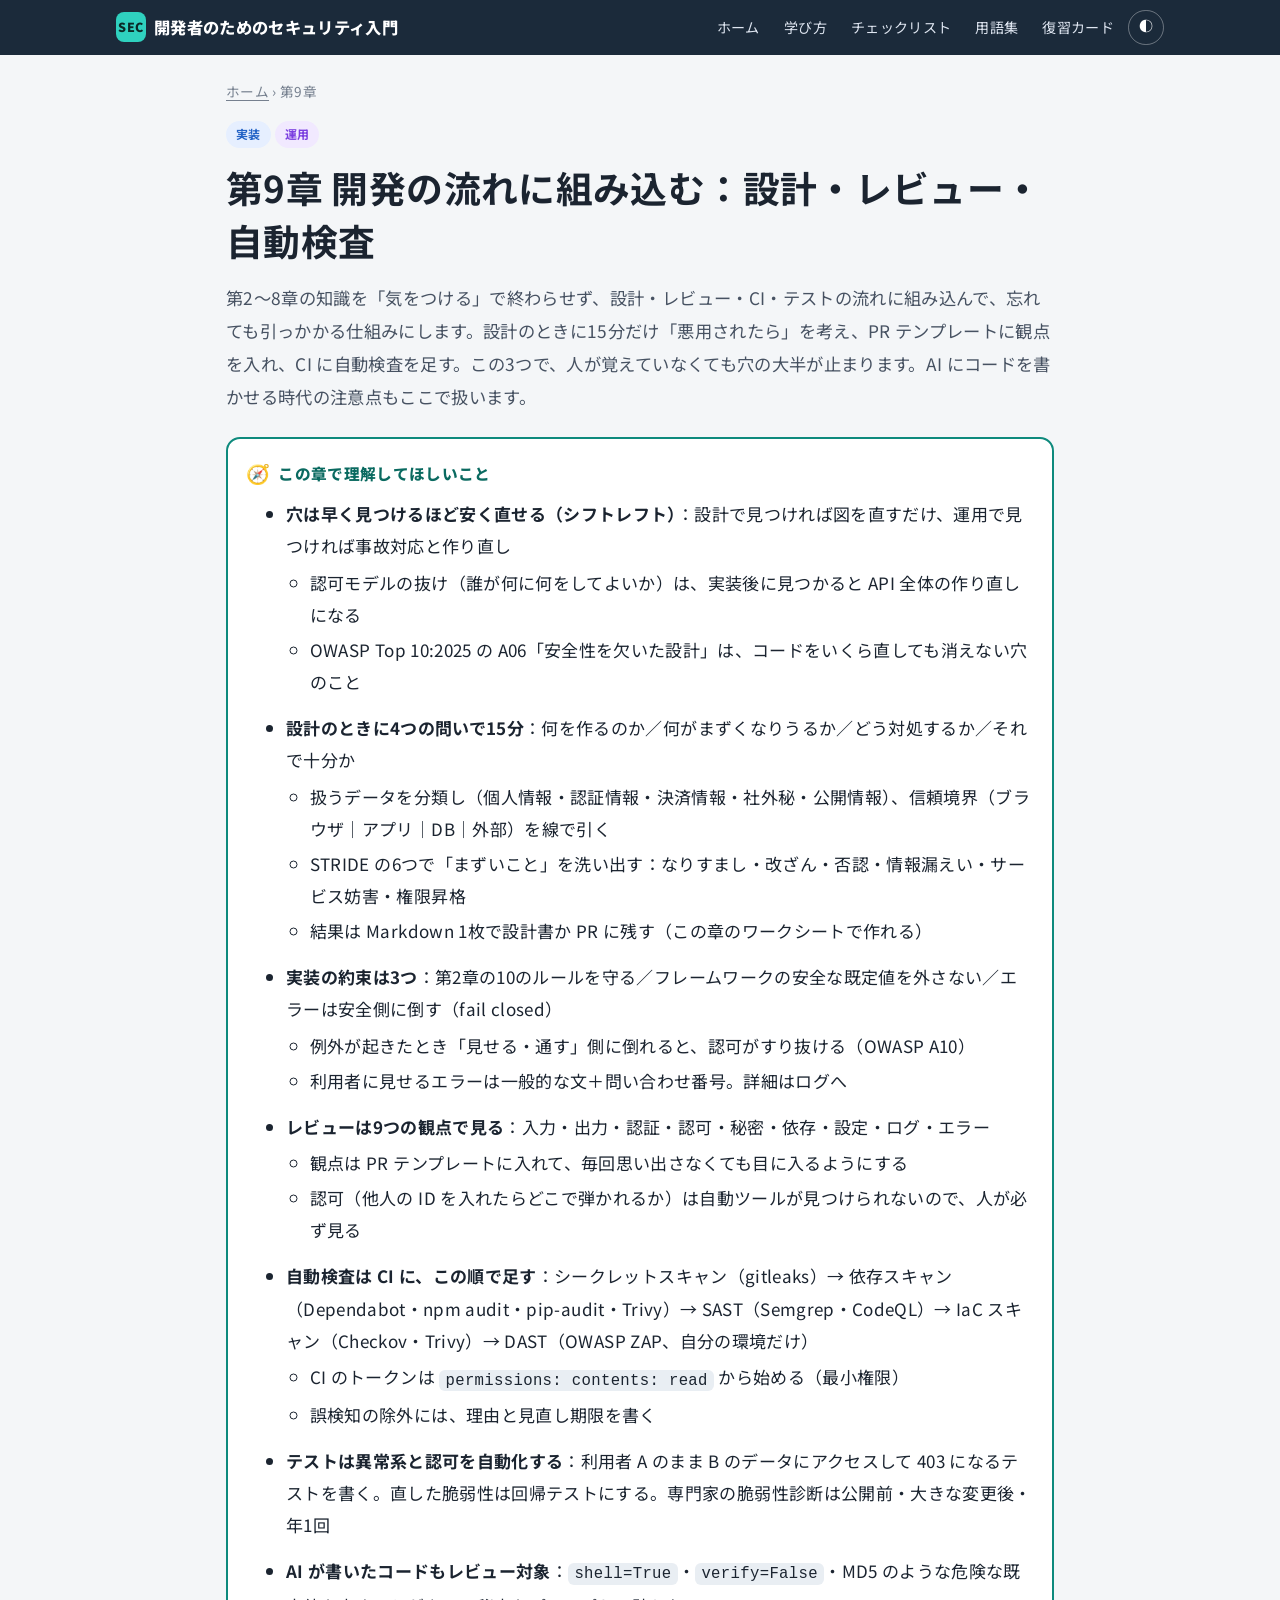
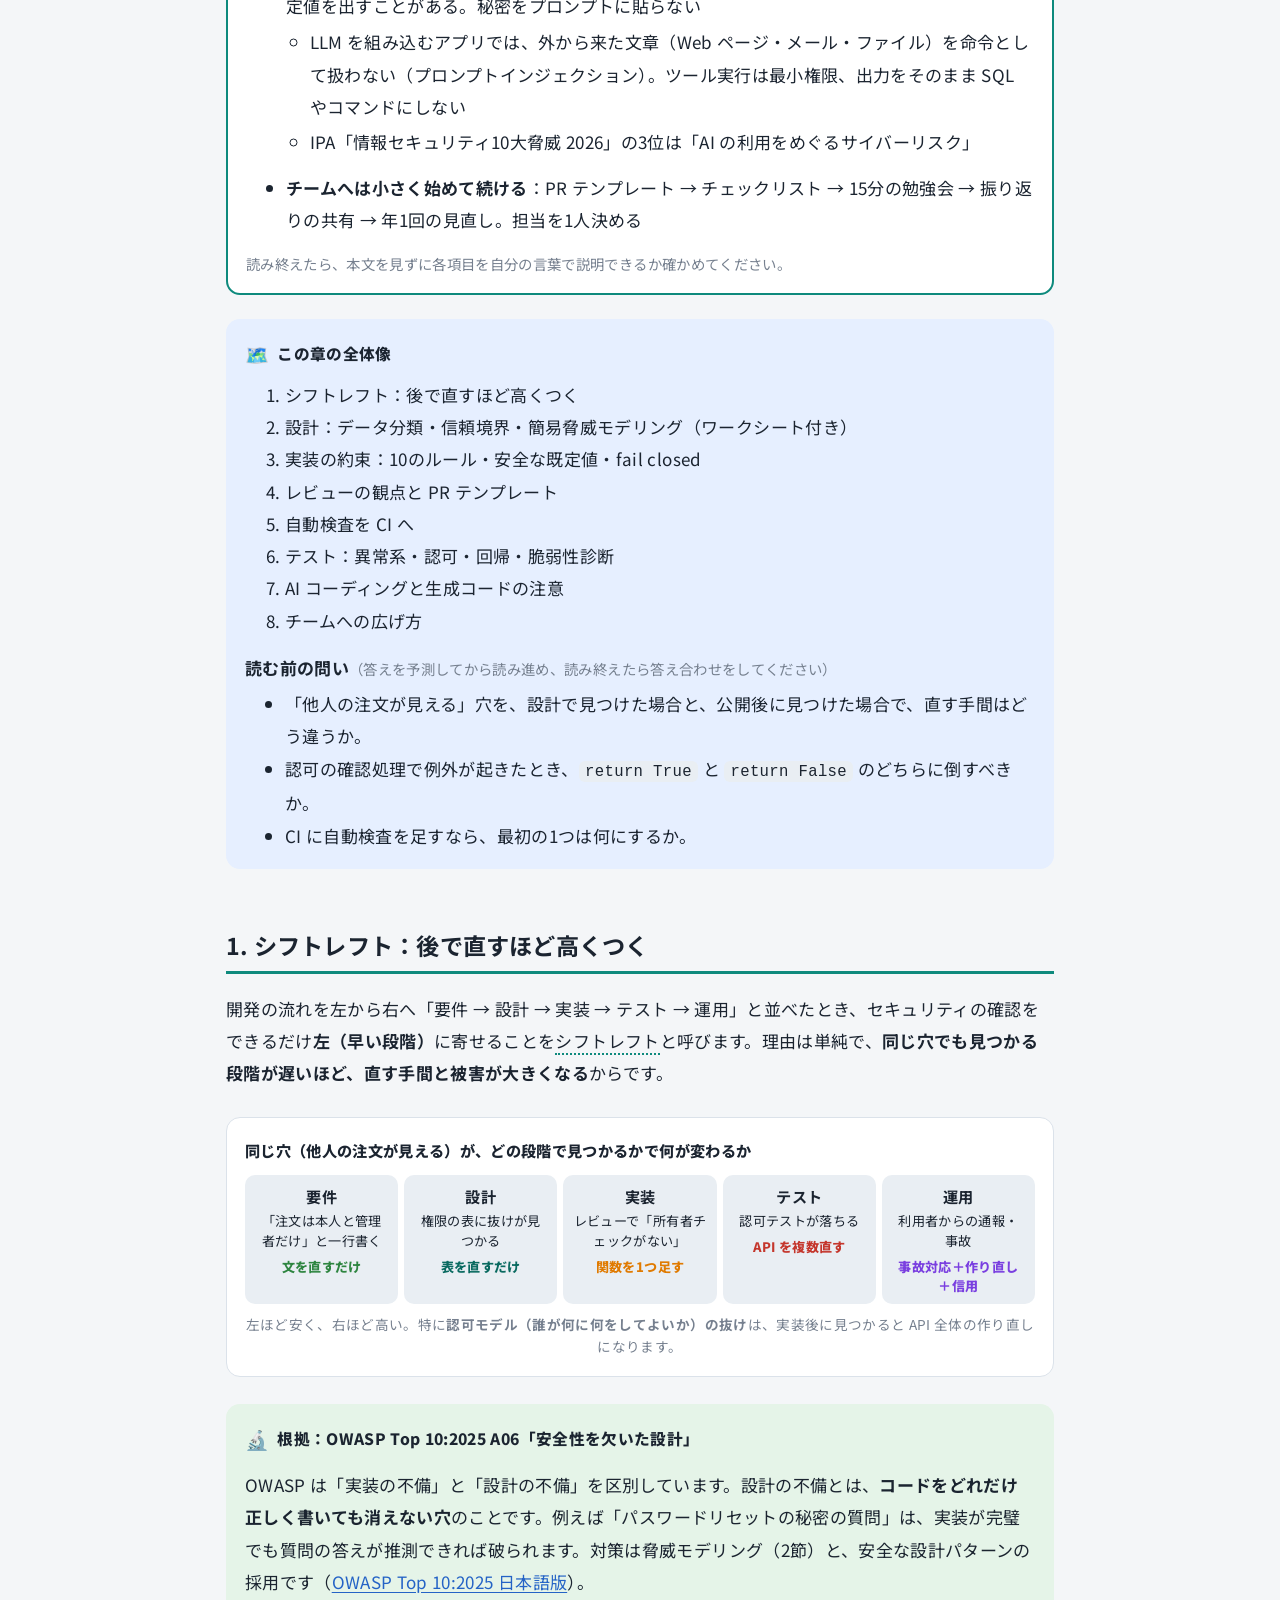
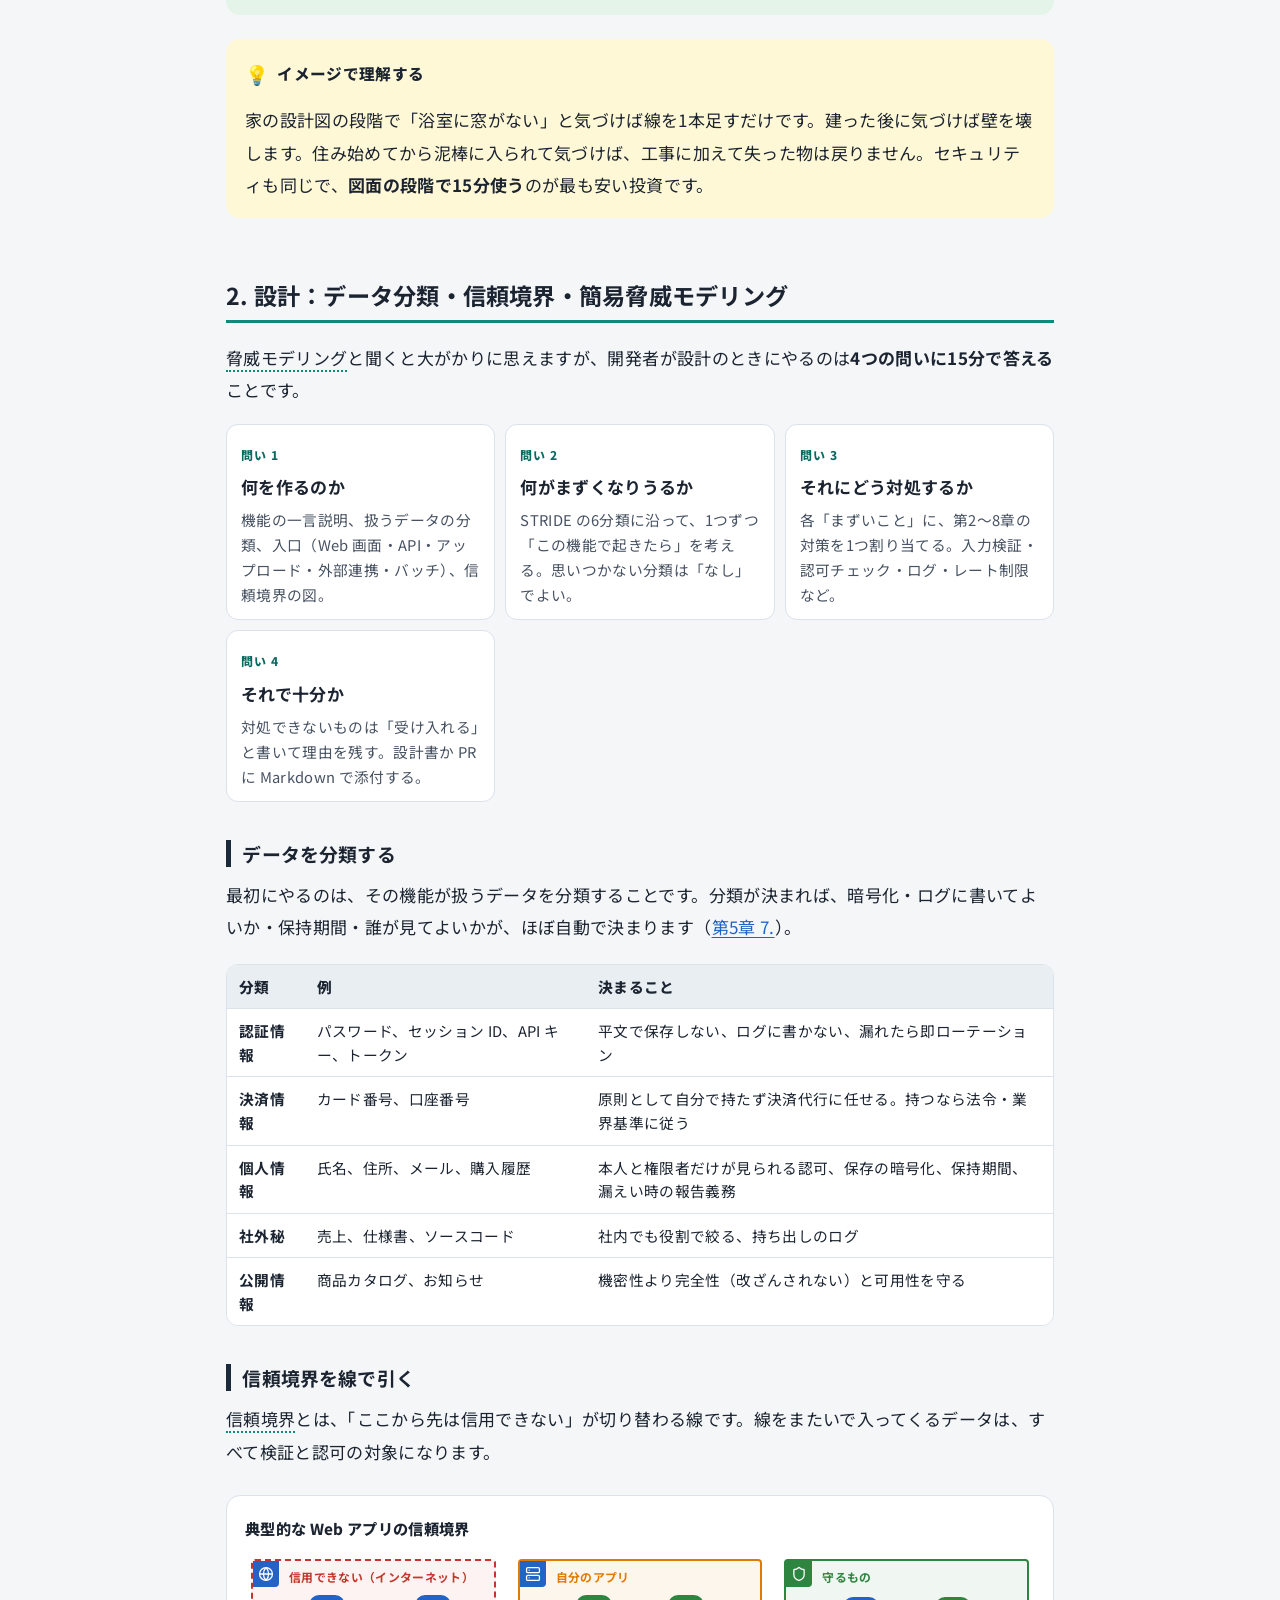
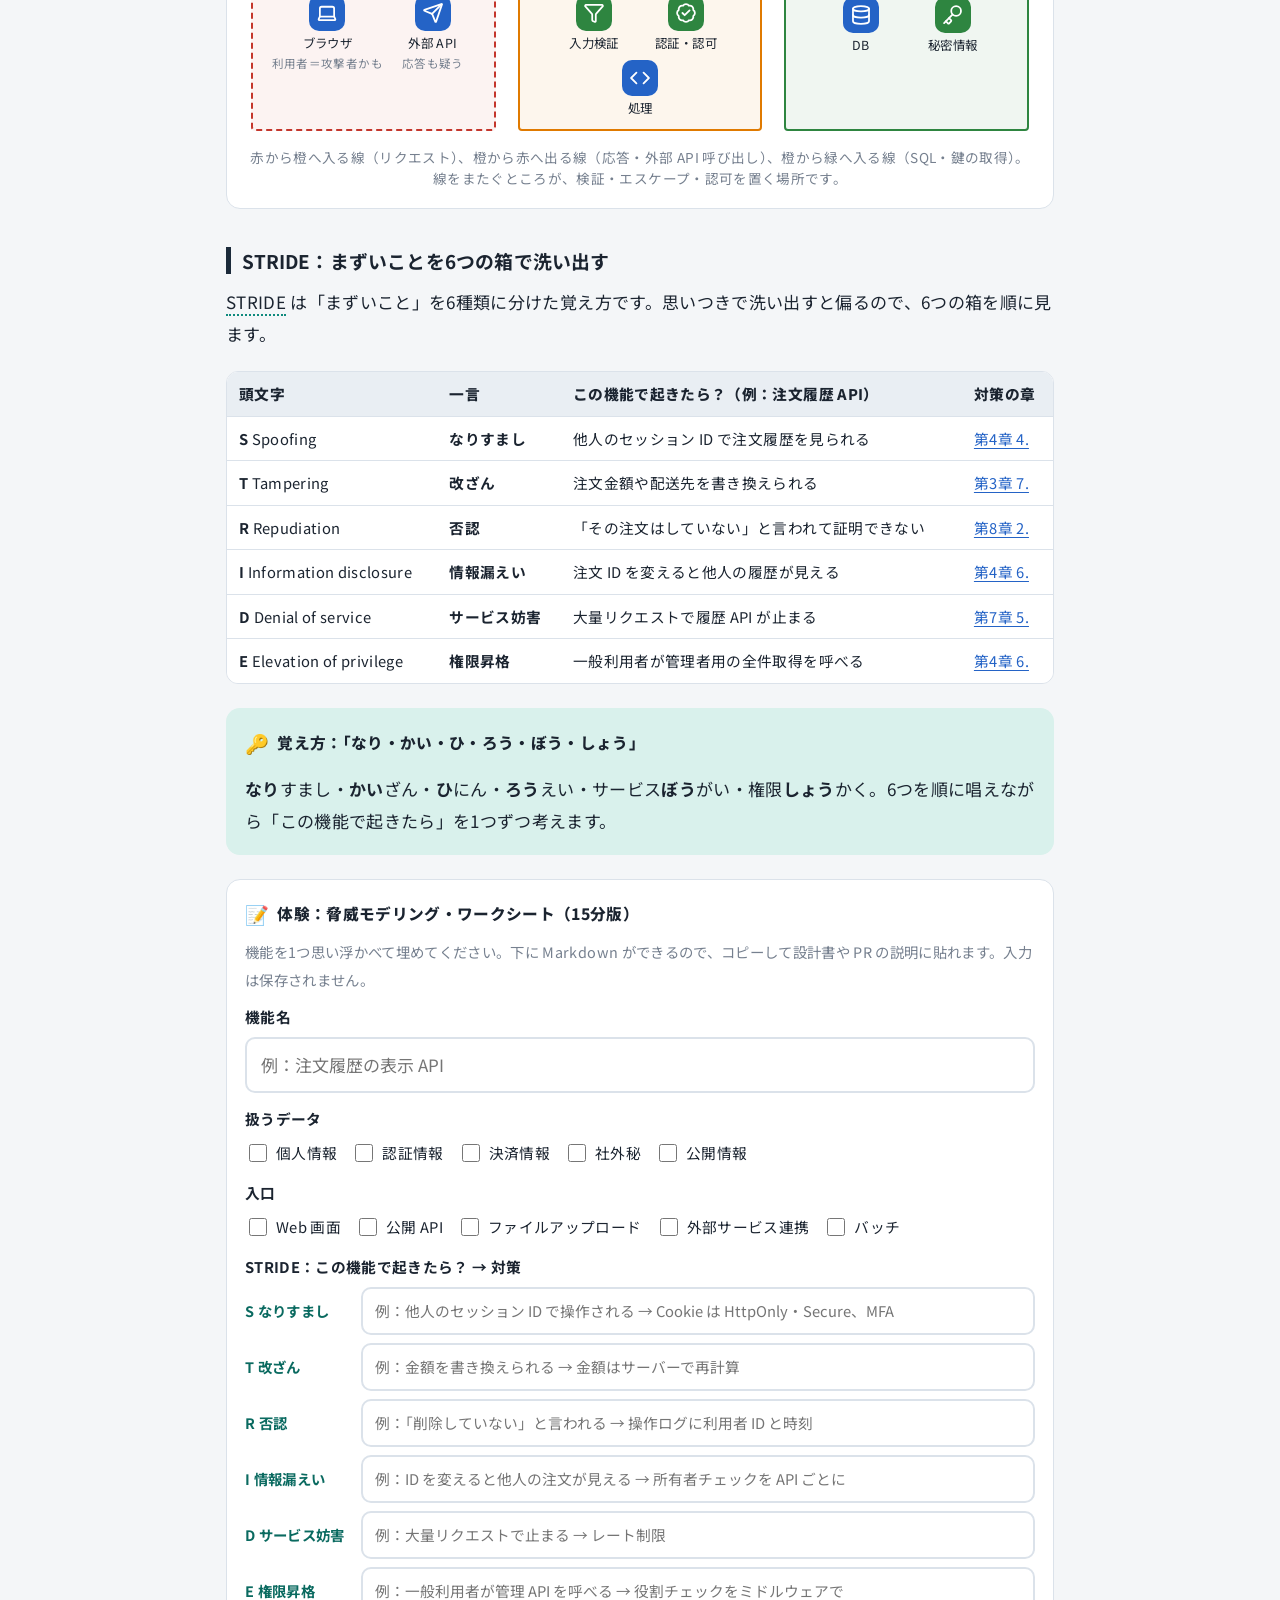
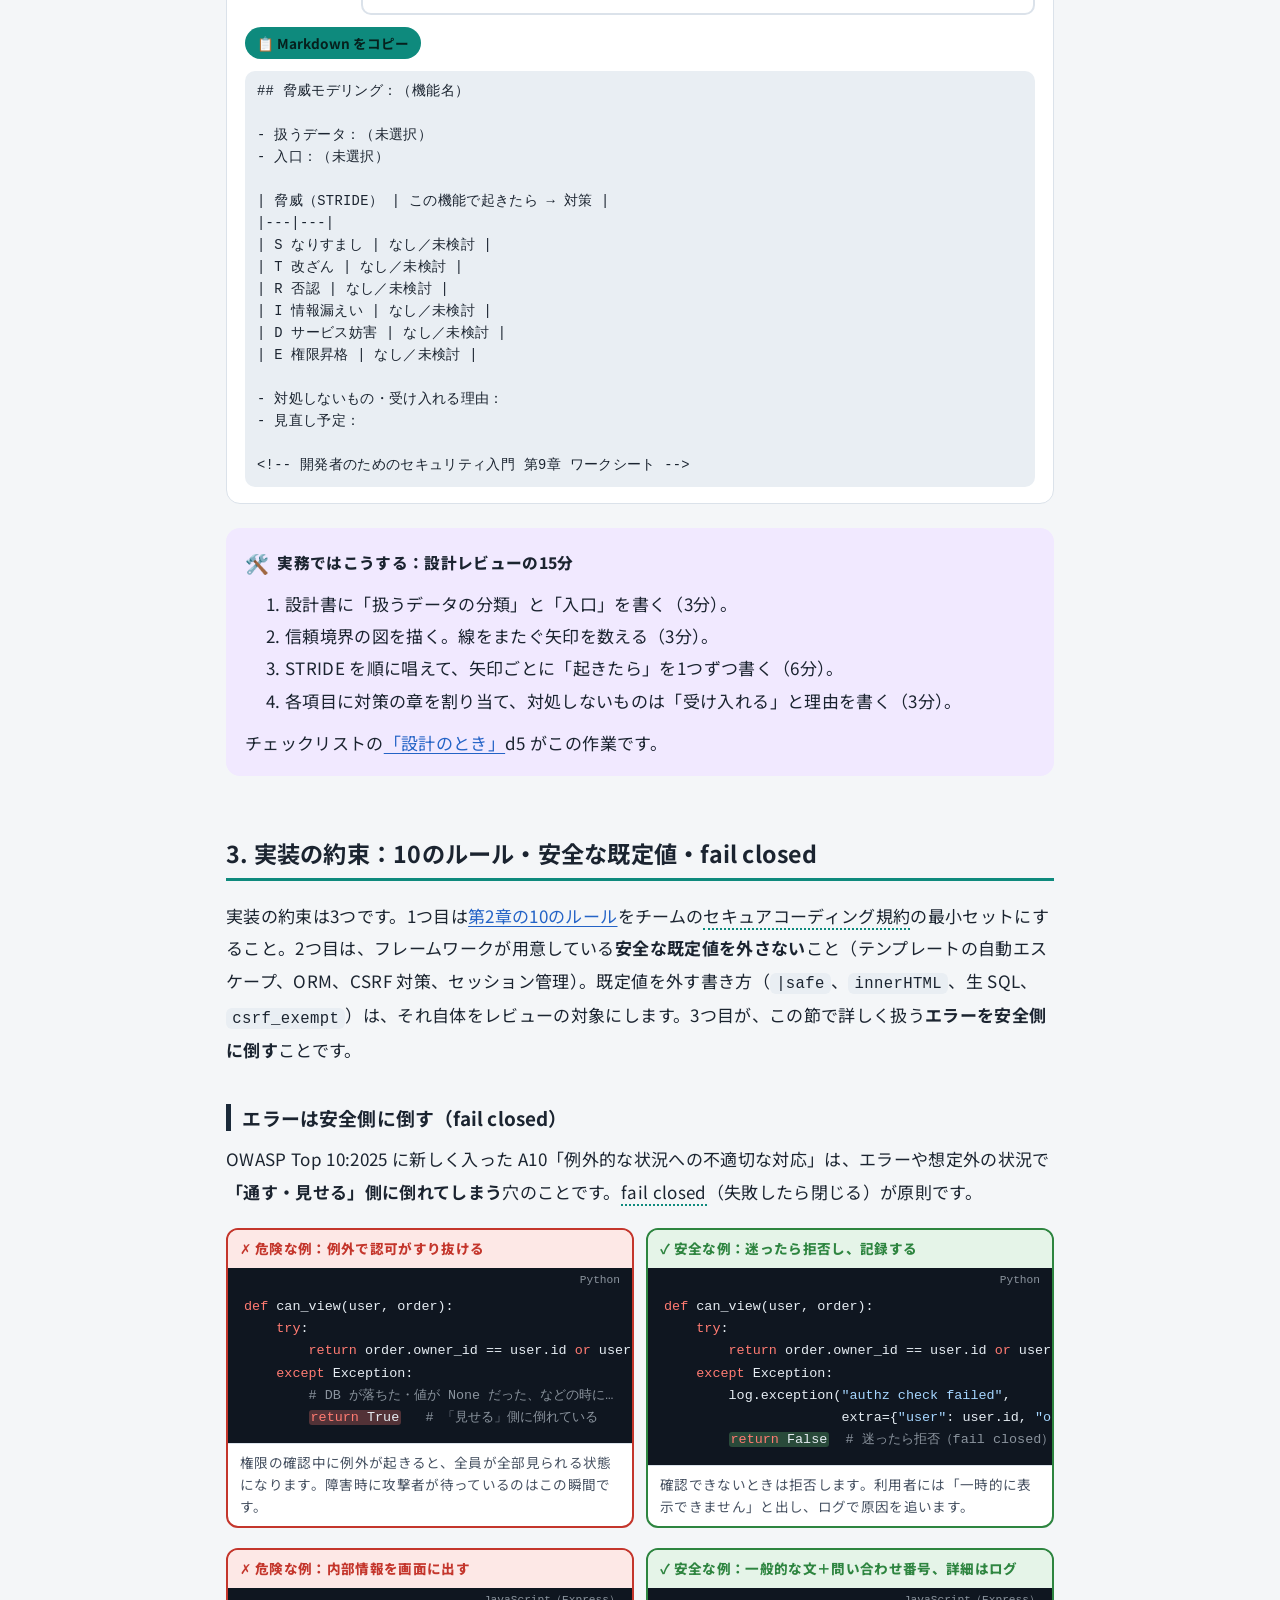
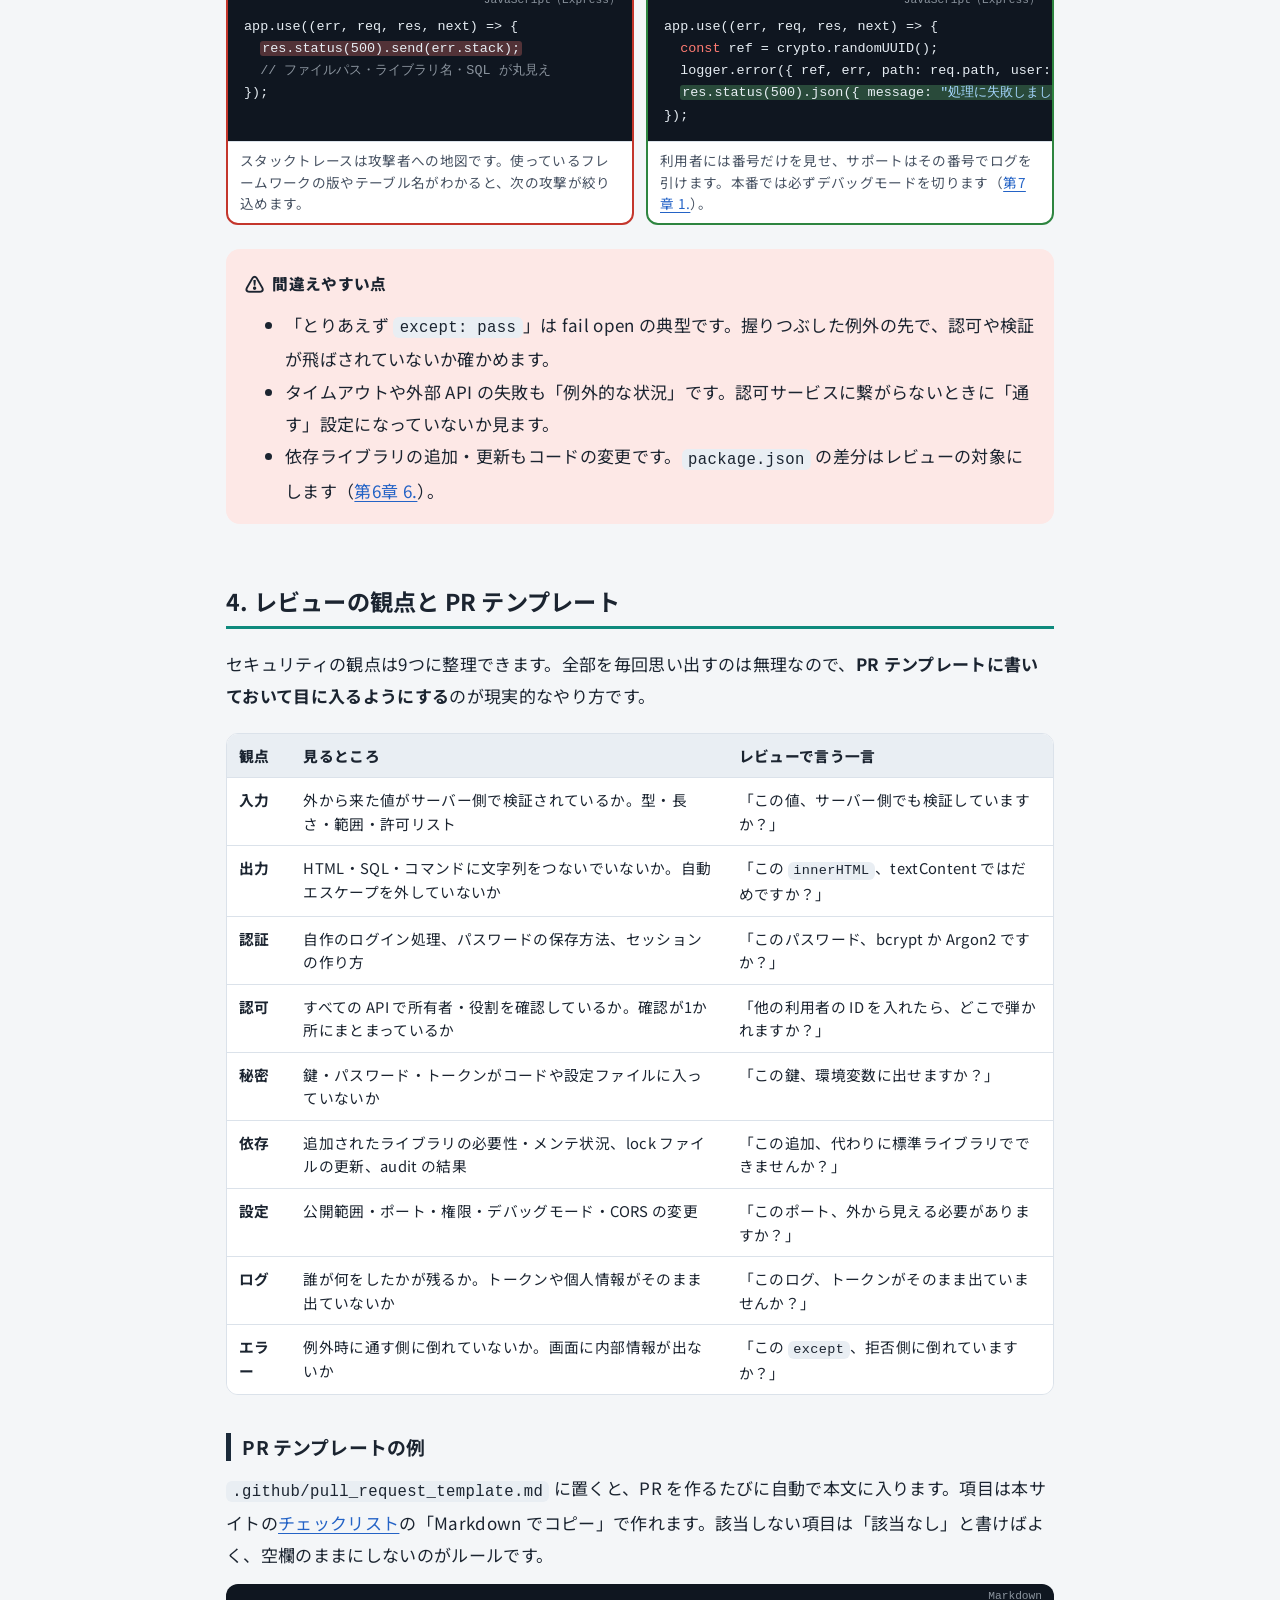
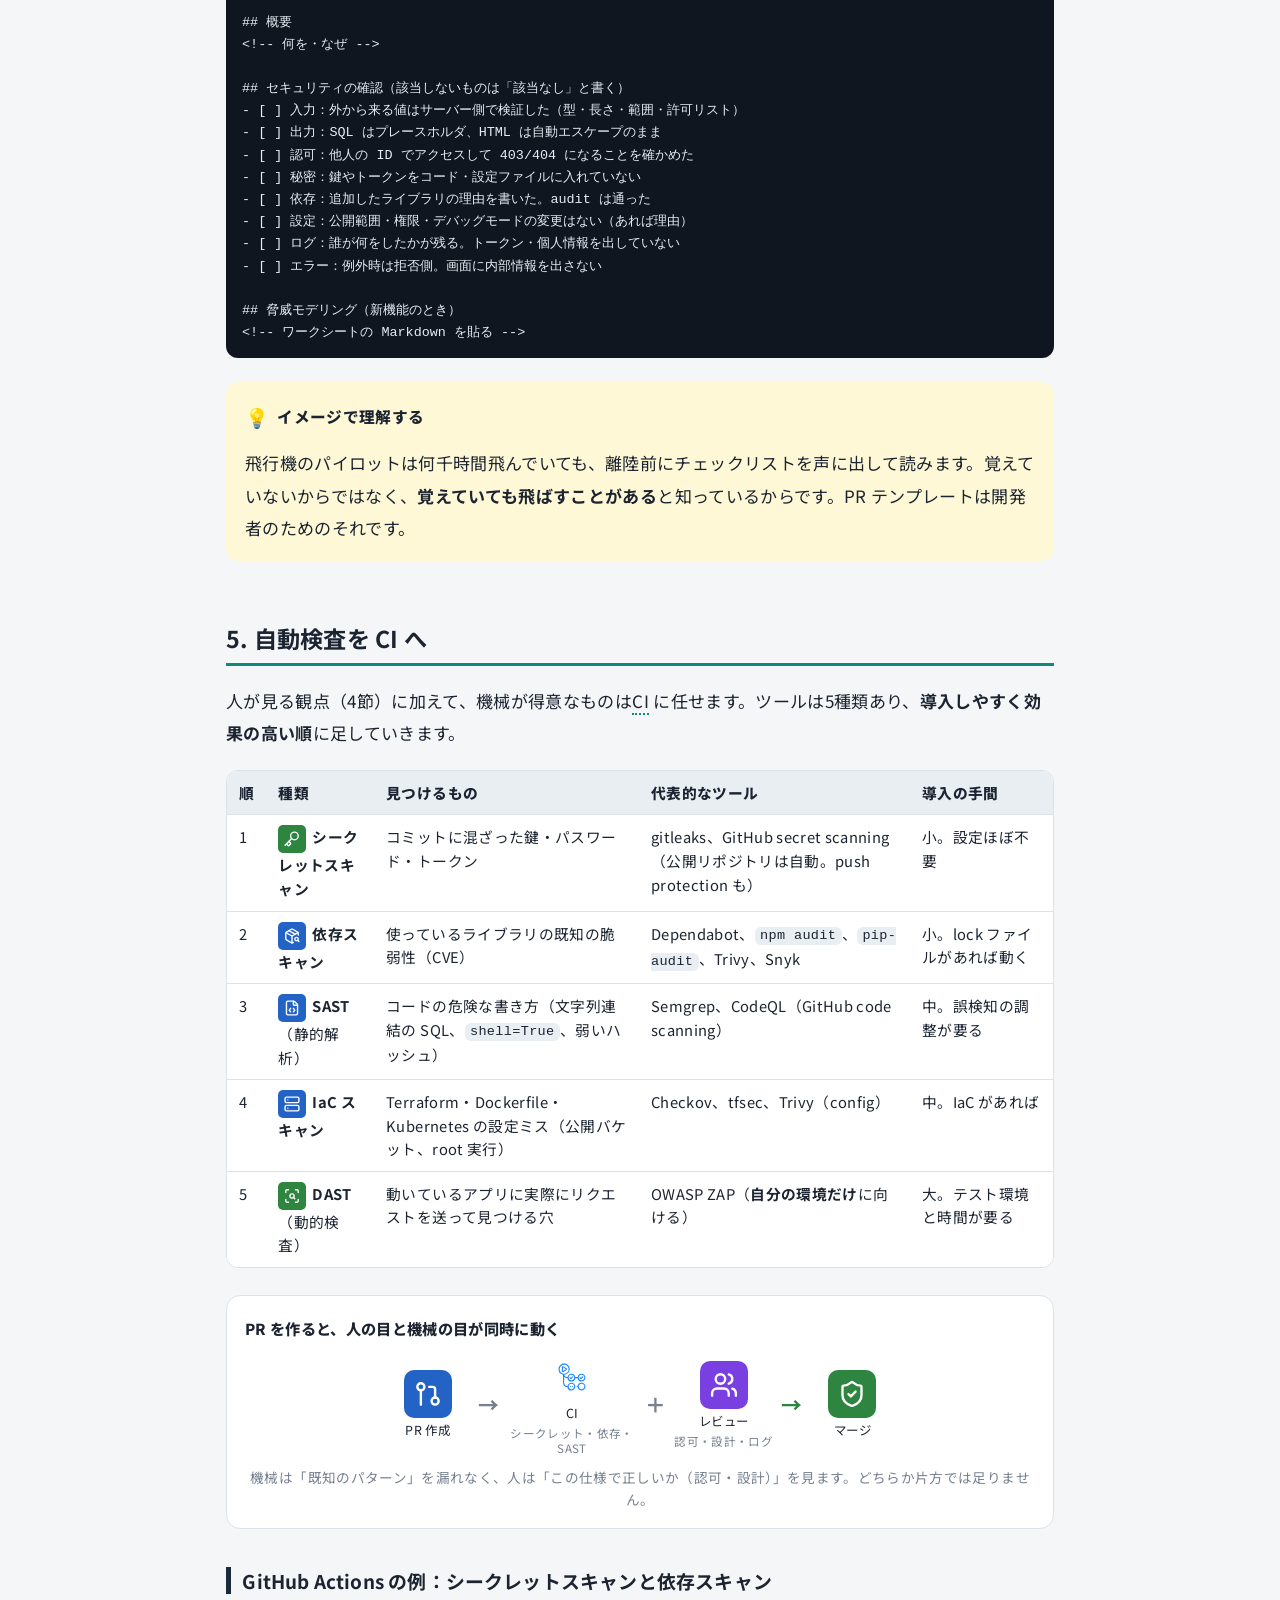
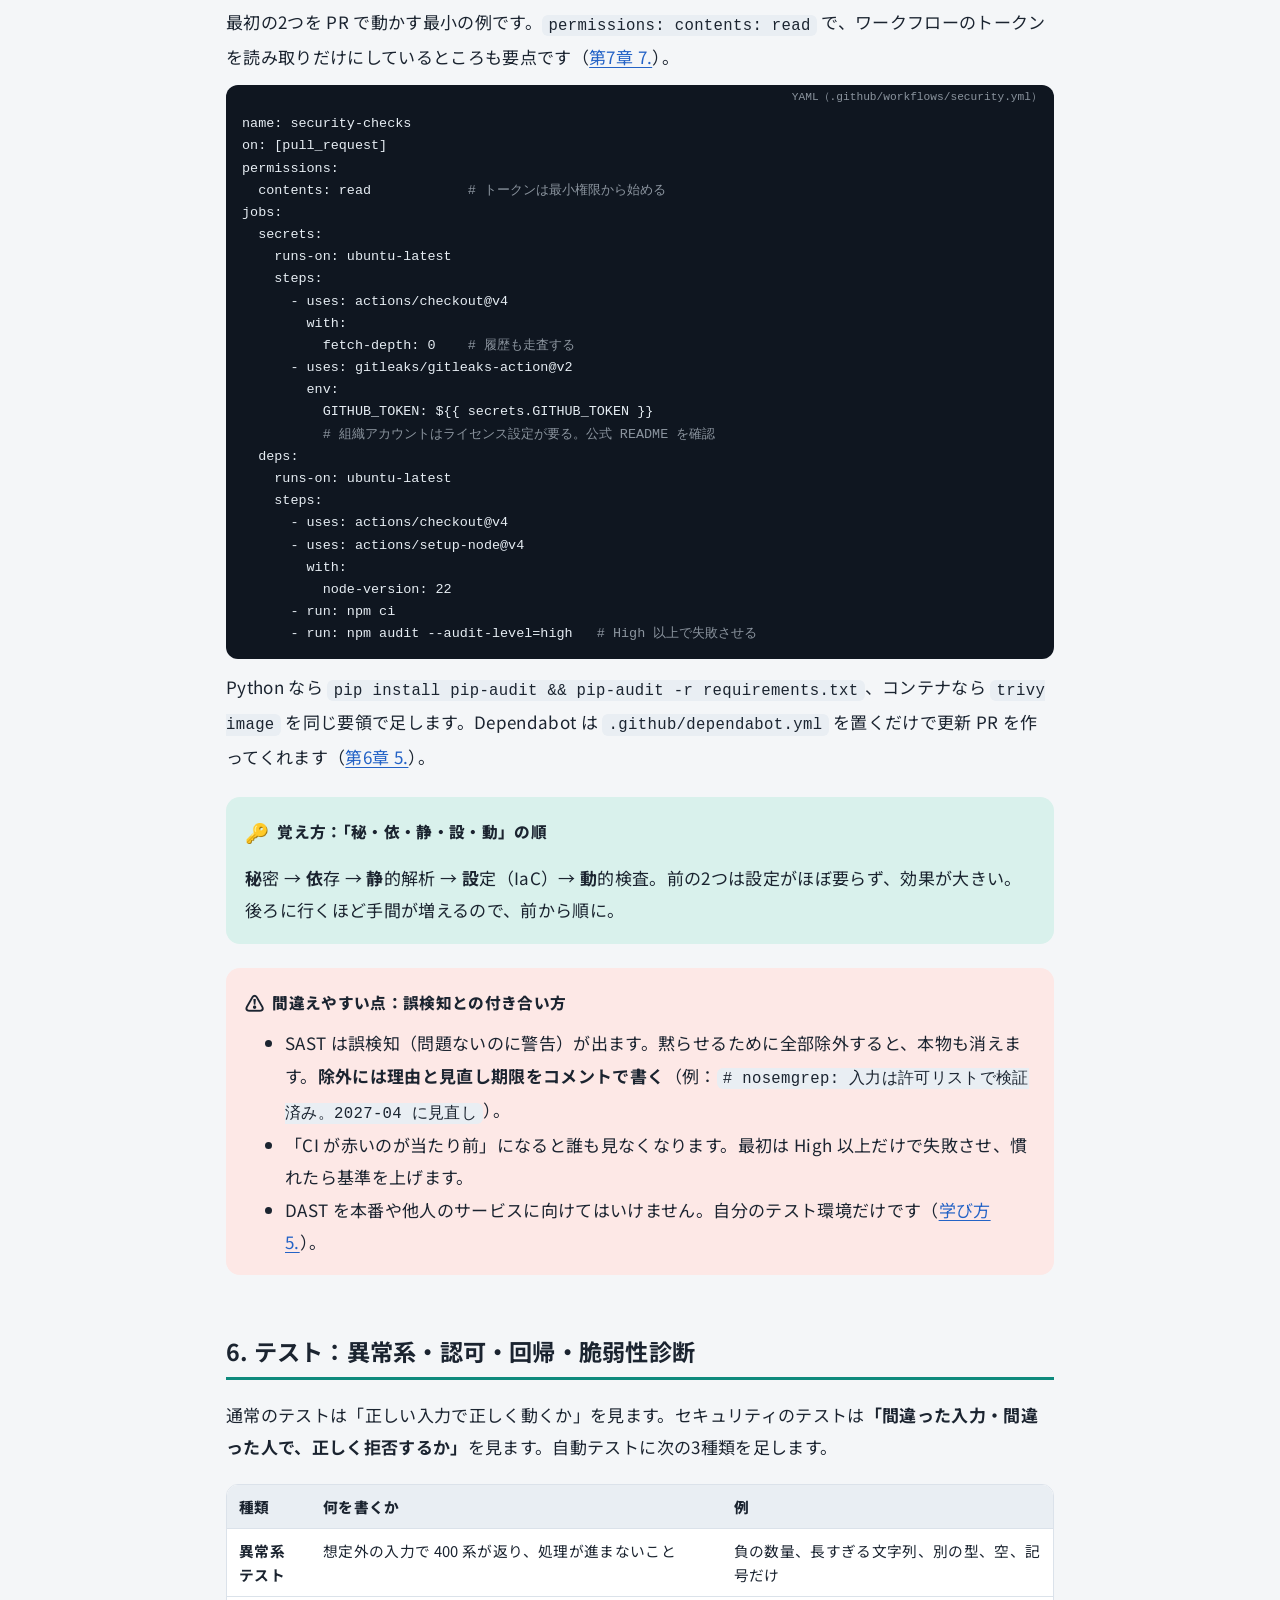
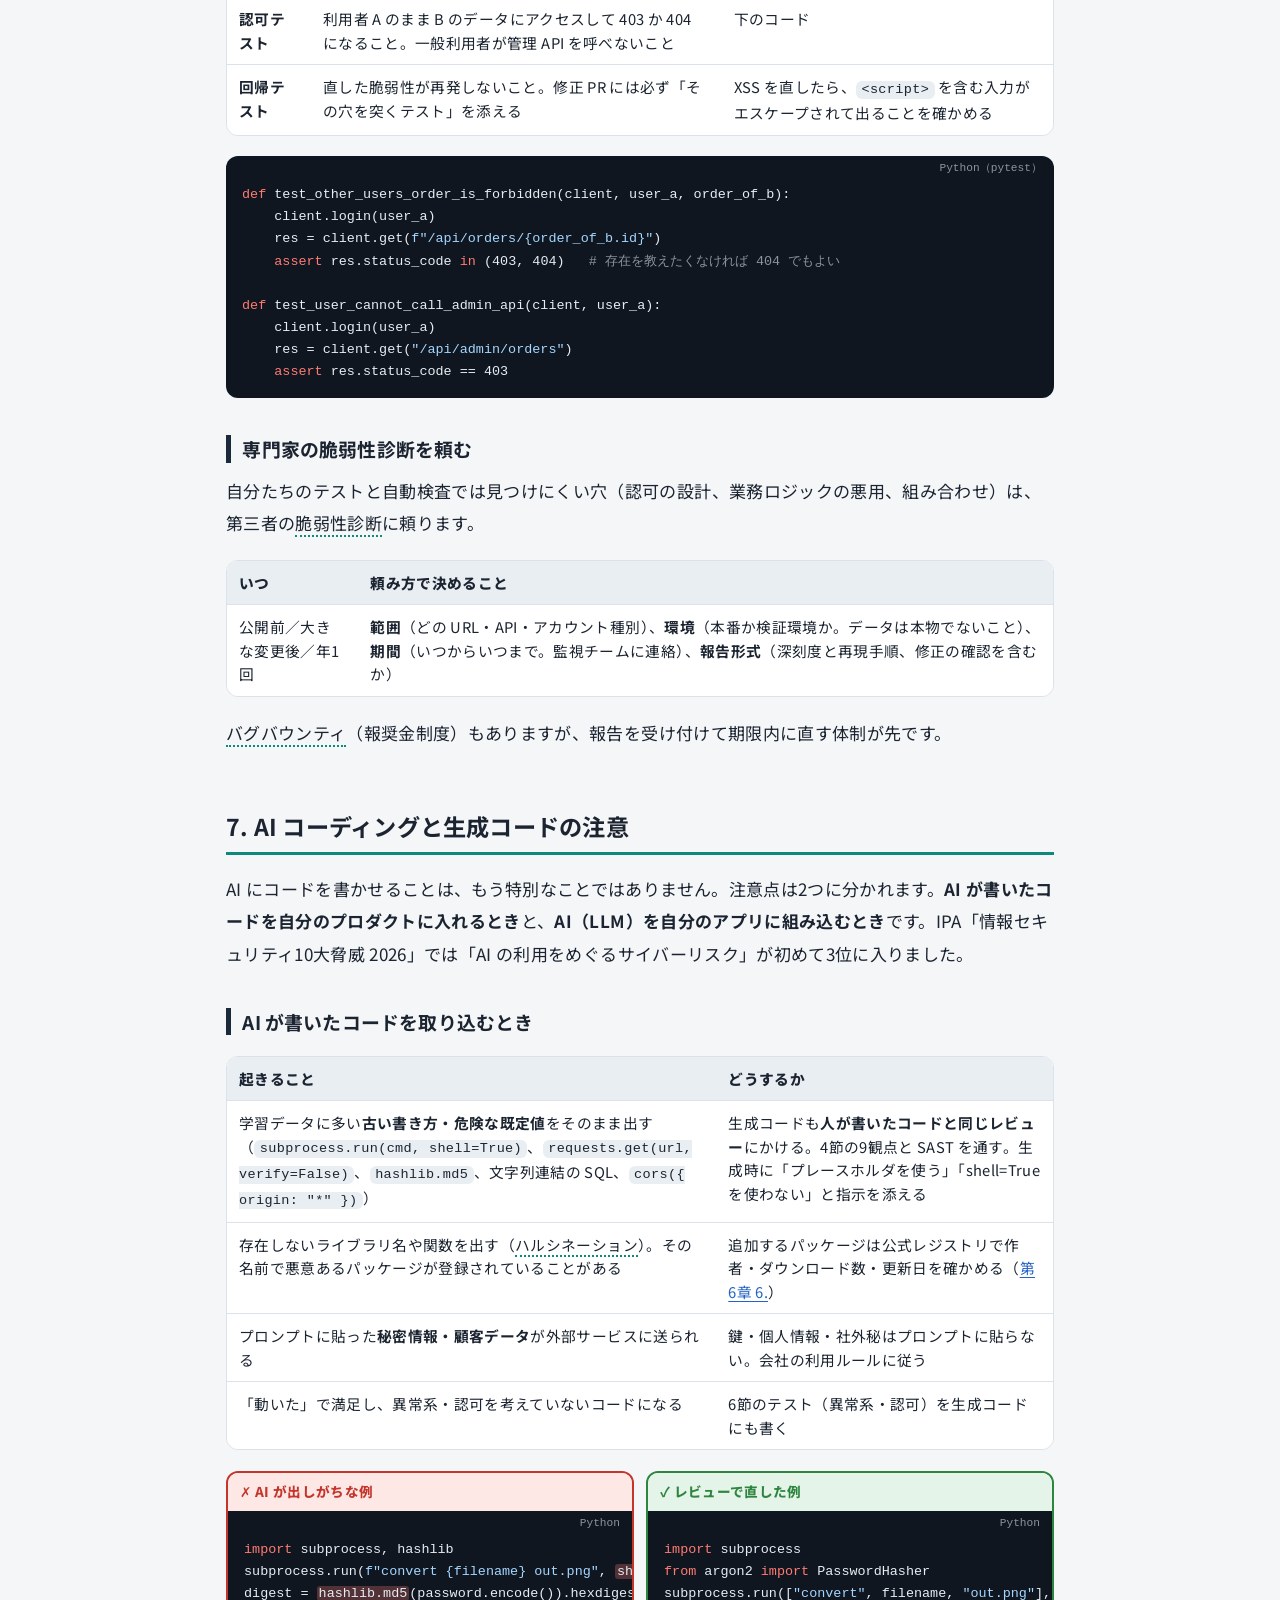
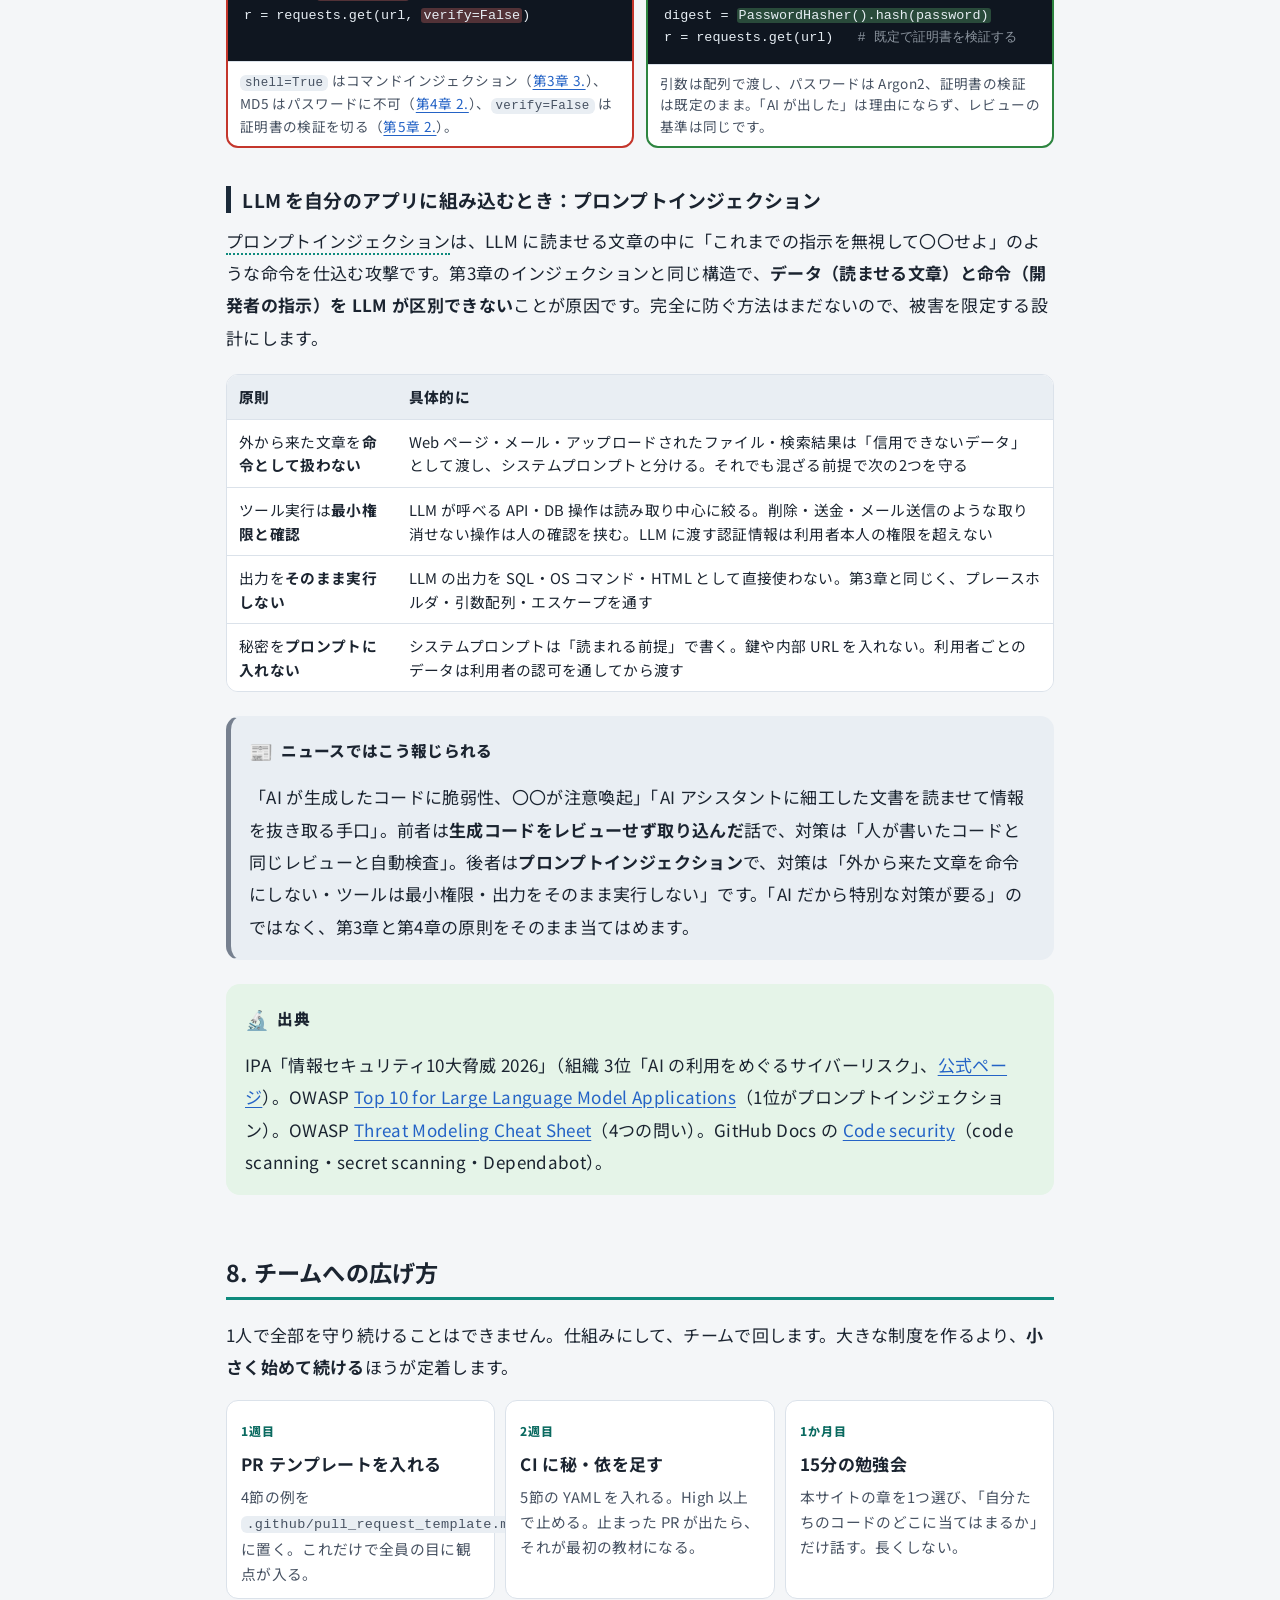
<file: docs/chapters/09-secure-process.html>
<!doctype html>
<html lang="ja">
<head>
<meta charset="utf-8">
<meta name="viewport" content="width=device-width, initial-scale=1">
<title>開発の流れに組み込む：設計・レビュー・自動検査 | 開発者のためのセキュリティ入門</title>
<link rel="preconnect" href="https://fonts.googleapis.com">
<link href="https://fonts.googleapis.com/css2?family=Noto+Sans+JP:wght@400;700;800&display=swap" rel="stylesheet">
<link rel="stylesheet" href="../assets/style.css">
<style>
  .ws { display: grid; gap: 12px; }
  .ws .row { display: grid; gap: 6px; }
  .ws .row > b { font-size: .92rem; }
  .ws .checks { display: flex; gap: 6px 14px; flex-wrap: wrap; font-size: .92rem; }
  .ws .checks label { display: inline-flex; align-items: center; gap: 6px; cursor: pointer; }
  .ws .checks input { accent-color: var(--accent); width: 18px; height: 18px; }
  .ws .stride { display: grid; gap: 8px; grid-template-columns: 1fr; }
  .ws .stride label { display: grid; grid-template-columns: 7.5em 1fr; gap: 8px; align-items: center; font-size: .9rem; }
  .ws .stride label b { color: var(--accent-ink); }
  .ws .stride .field { padding: 8px 12px; font-size: .92rem; }
  @media (max-width: 560px) { .ws .stride label { grid-template-columns: 1fr; } }
  .ws .actions { display: flex; gap: 8px; align-items: center; flex-wrap: wrap; }
  .copied { font-size: .85rem; color: var(--green); font-weight: 700; }
  .timeline { display: flex; gap: 6px; align-items: stretch; justify-content: center; flex-wrap: wrap; }
  .timeline .stage { flex: 1; min-width: 110px; max-width: 170px; background: var(--surface-2); border-radius: 10px; padding: 10px 10px 8px; text-align: center; font-size: .82rem; line-height: 1.5; }
  .timeline .stage b { display: block; font-size: .95rem; margin-bottom: 4px; }
  .timeline .stage .cost { display: block; margin-top: 6px; font-weight: 800; }
  .timeline .stage.c1 .cost { color: var(--green); }
  .timeline .stage.c2 .cost { color: var(--accent-ink); }
  .timeline .stage.c3 .cost { color: var(--orange); }
  .timeline .stage.c4 .cost { color: var(--red); }
  .timeline .stage.c5 .cost { color: var(--purple); }
</style>
</head>
<body data-root="../" data-page="ch09">
<main class="wrap">
<div class="breadcrumb"><a href="../index.html">ホーム</a> › 第9章</div>
<p><span class="badge impl">実装</span><span class="badge ops">運用</span></p>
<h1>第9章 開発の流れに組み込む：設計・レビュー・自動検査</h1>
<p class="lead">第2〜8章の知識を「気をつける」で終わらせず、設計・レビュー・CI・テストの流れに組み込んで、忘れても引っかかる仕組みにします。設計のときに15分だけ「悪用されたら」を考え、PR テンプレートに観点を入れ、CI に自動検査を足す。この3つで、人が覚えていなくても穴の大半が止まります。AI にコードを書かせる時代の注意点もここで扱います。</p>

<div class="box goal">
  <div class="box-title"><span class="em">🧭</span>この章で理解してほしいこと</div>
  <ul style="margin:0">
    <li><b>穴は早く見つけるほど安く直せる（シフトレフト）</b>：設計で見つければ図を直すだけ、運用で見つければ事故対応と作り直し
      <ul>
        <li>認可モデルの抜け（誰が何に何をしてよいか）は、実装後に見つかると API 全体の作り直しになる</li>
        <li>OWASP Top 10:2025 の A06「安全性を欠いた設計」は、コードをいくら直しても消えない穴のこと</li>
      </ul>
    </li>
    <li><b>設計のときに4つの問いで15分</b>：何を作るのか／何がまずくなりうるか／どう対処するか／それで十分か
      <ul>
        <li>扱うデータを分類し（個人情報・認証情報・決済情報・社外秘・公開情報）、信頼境界（ブラウザ｜アプリ｜DB｜外部）を線で引く</li>
        <li>STRIDE の6つで「まずいこと」を洗い出す：なりすまし・改ざん・否認・情報漏えい・サービス妨害・権限昇格</li>
        <li>結果は Markdown 1枚で設計書か PR に残す（この章のワークシートで作れる）</li>
      </ul>
    </li>
    <li><b>実装の約束は3つ</b>：第2章の10のルールを守る／フレームワークの安全な既定値を外さない／エラーは安全側に倒す（fail closed）
      <ul>
        <li>例外が起きたとき「見せる・通す」側に倒れると、認可がすり抜ける（OWASP A10）</li>
        <li>利用者に見せるエラーは一般的な文＋問い合わせ番号。詳細はログへ</li>
      </ul>
    </li>
    <li><b>レビューは9つの観点で見る</b>：入力・出力・認証・認可・秘密・依存・設定・ログ・エラー
      <ul>
        <li>観点は PR テンプレートに入れて、毎回思い出さなくても目に入るようにする</li>
        <li>認可（他人の ID を入れたらどこで弾かれるか）は自動ツールが見つけられないので、人が必ず見る</li>
      </ul>
    </li>
    <li><b>自動検査は CI に、この順で足す</b>：シークレットスキャン（gitleaks）→ 依存スキャン（Dependabot・npm audit・pip-audit・Trivy）→ SAST（Semgrep・CodeQL）→ IaC スキャン（Checkov・Trivy）→ DAST（OWASP ZAP、自分の環境だけ）
      <ul>
        <li>CI のトークンは <code>permissions: contents: read</code> から始める（最小権限）</li>
        <li>誤検知の除外には、理由と見直し期限を書く</li>
      </ul>
    </li>
    <li><b>テストは異常系と認可を自動化する</b>：利用者 A のまま B のデータにアクセスして 403 になるテストを書く。直した脆弱性は回帰テストにする。専門家の脆弱性診断は公開前・大きな変更後・年1回</li>
    <li><b>AI が書いたコードもレビュー対象</b>：<code>shell=True</code>・<code>verify=False</code>・MD5 のような危険な既定値を出すことがある。秘密をプロンプトに貼らない
      <ul>
        <li>LLM を組み込むアプリでは、外から来た文章（Web ページ・メール・ファイル）を命令として扱わない（プロンプトインジェクション）。ツール実行は最小権限、出力をそのまま SQL やコマンドにしない</li>
        <li>IPA「情報セキュリティ10大脅威 2026」の3位は「AI の利用をめぐるサイバーリスク」</li>
      </ul>
    </li>
    <li><b>チームへは小さく始めて続ける</b>：PR テンプレート → チェックリスト → 15分の勉強会 → 振り返りの共有 → 年1回の見直し。担当を1人決める</li>
  </ul>
  <p class="muted" style="margin:.7em 0 0;font-size:.9rem">読み終えたら、本文を見ずに各項目を自分の言葉で説明できるか確かめてください。</p>
</div>

<div class="box map">
  <div class="box-title"><span class="em">🗺️</span>この章の全体像</div>
  <ol style="margin:0">
    <li>シフトレフト：後で直すほど高くつく</li>
    <li>設計：データ分類・信頼境界・簡易脅威モデリング（ワークシート付き）</li>
    <li>実装の約束：10のルール・安全な既定値・fail closed</li>
    <li>レビューの観点と PR テンプレート</li>
    <li>自動検査を CI へ</li>
    <li>テスト：異常系・認可・回帰・脆弱性診断</li>
    <li>AI コーディングと生成コードの注意</li>
    <li>チームへの広げ方</li>
  </ol>
  <p style="margin:.9em 0 .2em"><b>読む前の問い</b><small class="muted">（答えを予測してから読み進め、読み終えたら答え合わせをしてください）</small></p>
  <ul style="margin:0">
    <li>「他人の注文が見える」穴を、設計で見つけた場合と、公開後に見つけた場合で、直す手間はどう違うか。</li>
    <li>認可の確認処理で例外が起きたとき、<code>return True</code> と <code>return False</code> のどちらに倒すべきか。</li>
    <li>CI に自動検査を足すなら、最初の1つは何にするか。</li>
  </ul>
</div>

<h2 id="shift-left">1. シフトレフト：後で直すほど高くつく</h2>
<p>開発の流れを左から右へ「要件 → 設計 → 実装 → テスト → 運用」と並べたとき、セキュリティの確認をできるだけ<b>左（早い段階）</b>に寄せることを<span class="term" data-tip="シフトレフト（Shift Left）：セキュリティの確認を、開発の流れの早い段階（左側）に移すこと。">シフトレフト</span>と呼びます。理由は単純で、<b>同じ穴でも見つかる段階が遅いほど、直す手間と被害が大きくなる</b>からです。</p>
<div class="diagram">
  <div class="dtitle">同じ穴（他人の注文が見える）が、どの段階で見つかるかで何が変わるか</div>
  <div class="timeline">
    <div class="stage c1"><b>要件</b>「注文は本人と管理者だけ」と一行書く<span class="cost">文を直すだけ</span></div>
    <div class="stage c2"><b>設計</b>権限の表に抜けが見つかる<span class="cost">表を直すだけ</span></div>
    <div class="stage c3"><b>実装</b>レビューで「所有者チェックがない」<span class="cost">関数を1つ足す</span></div>
    <div class="stage c4"><b>テスト</b>認可テストが落ちる<span class="cost">API を複数直す</span></div>
    <div class="stage c5"><b>運用</b>利用者からの通報・事故<span class="cost">事故対応＋作り直し＋信用</span></div>
  </div>
  <div class="cap">左ほど安く、右ほど高い。特に<b>認可モデル（誰が何に何をしてよいか）の抜け</b>は、実装後に見つかると API 全体の作り直しになります。</div>
</div>
<div class="box science">
  <div class="box-title"><span class="em">🔬</span>根拠：OWASP Top 10:2025 A06「安全性を欠いた設計」</div>
  <p>OWASP は「実装の不備」と「設計の不備」を区別しています。設計の不備とは、<b>コードをどれだけ正しく書いても消えない穴</b>のことです。例えば「パスワードリセットの秘密の質問」は、実装が完璧でも質問の答えが推測できれば破られます。対策は脅威モデリング（2節）と、安全な設計パターンの採用です（<a href="https://top10.owasp.org/2025/ja/">OWASP Top 10:2025 日本語版</a>）。</p>
</div>
<div class="box story">
  <div class="box-title"><span class="em">💡</span>イメージで理解する</div>
  <p>家の設計図の段階で「浴室に窓がない」と気づけば線を1本足すだけです。建った後に気づけば壁を壊します。住み始めてから泥棒に入られて気づけば、工事に加えて失った物は戻りません。セキュリティも同じで、<b>図面の段階で15分使う</b>のが最も安い投資です。</p>
</div>

<h2 id="threat-modeling">2. 設計：データ分類・信頼境界・簡易脅威モデリング</h2>
<p><span class="term" data-tip="脅威モデリング（Threat Modeling）：作ろうとしているものに対して「何がまずくなりうるか」を体系的に洗い出し、対策を決める設計の作業。">脅威モデリング</span>と聞くと大がかりに思えますが、開発者が設計のときにやるのは<b>4つの問いに15分で答える</b>ことです。</p>
<div class="steps-grid">
  <div class="step"><span class="k">問い 1</span><b>何を作るのか</b><p>機能の一言説明、扱うデータの分類、入口（Web 画面・API・アップロード・外部連携・バッチ）、信頼境界の図。</p></div>
  <div class="step"><span class="k">問い 2</span><b>何がまずくなりうるか</b><p>STRIDE の6分類に沿って、1つずつ「この機能で起きたら」を考える。思いつかない分類は「なし」でよい。</p></div>
  <div class="step"><span class="k">問い 3</span><b>それにどう対処するか</b><p>各「まずいこと」に、第2〜8章の対策を1つ割り当てる。入力検証・認可チェック・ログ・レート制限など。</p></div>
  <div class="step"><span class="k">問い 4</span><b>それで十分か</b><p>対処できないものは「受け入れる」と書いて理由を残す。設計書か PR に Markdown で添付する。</p></div>
</div>

<h3>データを分類する</h3>
<p>最初にやるのは、その機能が扱うデータを分類することです。分類が決まれば、暗号化・ログに書いてよいか・保持期間・誰が見てよいかが、ほぼ自動で決まります（<a href="05-crypto-secrets.html#pii">第5章 7.</a>）。</p>
<div class="table-wrap"><table>
  <tr><th>分類</th><th>例</th><th>決まること</th></tr>
  <tr><td><b>認証情報</b></td><td>パスワード、セッション ID、API キー、トークン</td><td>平文で保存しない、ログに書かない、漏れたら即ローテーション</td></tr>
  <tr><td><b>決済情報</b></td><td>カード番号、口座番号</td><td>原則として自分で持たず決済代行に任せる。持つなら法令・業界基準に従う</td></tr>
  <tr><td><b>個人情報</b></td><td>氏名、住所、メール、購入履歴</td><td>本人と権限者だけが見られる認可、保存の暗号化、保持期間、漏えい時の報告義務</td></tr>
  <tr><td><b>社外秘</b></td><td>売上、仕様書、ソースコード</td><td>社内でも役割で絞る、持ち出しのログ</td></tr>
  <tr><td><b>公開情報</b></td><td>商品カタログ、お知らせ</td><td>機密性より完全性（改ざんされない）と可用性を守る</td></tr>
</table></div>

<h3>信頼境界を線で引く</h3>
<p><span class="term" data-tip="信頼境界（Trust Boundary）：「ここから先は信用できない」が切り替わる線。線をまたぐデータはすべて検証の対象。">信頼境界</span>とは、「ここから先は信用できない」が切り替わる線です。線をまたいで入ってくるデータは、すべて検証と認可の対象になります。</p>
<div class="diagram">
  <div class="dtitle">典型的な Web アプリの信頼境界</div>
  <div class="grp-row">
    <div class="grp internet"><div class="glabel"><img src="../assets/icons/asset/globe.svg" alt=""><span class="gtxt">信用できない（インターネット）</span></div>
      <div class="flow wrap-ok">
        <div class="node sm"><img src="../assets/icons/asset/laptop.svg" alt="">ブラウザ<small>利用者＝攻撃者かも</small></div>
        <div class="node sm"><img src="../assets/icons/asset/send.svg" alt="">外部 API<small>応答も疑う</small></div>
      </div>
    </div>
    <div class="grp dmz"><div class="glabel"><img src="../assets/icons/asset/server.svg" alt=""><span class="gtxt">自分のアプリ</span></div>
      <div class="flow wrap-ok">
        <div class="node sm"><img src="../assets/icons/defense/filter.svg" alt="">入力検証</div>
        <div class="node sm"><img src="../assets/icons/defense/badge-check.svg" alt="">認証・認可</div>
        <div class="node sm"><img src="../assets/icons/asset/code.svg" alt="">処理</div>
      </div>
    </div>
    <div class="grp trusted"><div class="glabel"><img src="../assets/icons/defense/shield.svg" alt=""><span class="gtxt">守るもの</span></div>
      <div class="flow wrap-ok">
        <div class="node sm"><img src="../assets/icons/asset/database.svg" alt="">DB</div>
        <div class="node sm"><img src="../assets/icons/defense/key.svg" alt="">秘密情報</div>
      </div>
    </div>
  </div>
  <div class="cap">赤から橙へ入る線（リクエスト）、橙から赤へ出る線（応答・外部 API 呼び出し）、橙から緑へ入る線（SQL・鍵の取得）。線をまたぐところが、検証・エスケープ・認可を置く場所です。</div>
</div>

<h3>STRIDE：まずいことを6つの箱で洗い出す</h3>
<p><span class="term" data-tip="STRIDE：脅威を6種類に分類する覚え方。Spoofing・Tampering・Repudiation・Information disclosure・Denial of service・Elevation of privilege の頭文字。">STRIDE</span> は「まずいこと」を6種類に分けた覚え方です。思いつきで洗い出すと偏るので、6つの箱を順に見ます。</p>
<div class="table-wrap"><table>
  <tr><th>頭文字</th><th>一言</th><th>この機能で起きたら？（例：注文履歴 API）</th><th>対策の章</th></tr>
  <tr><td><b>S</b> Spoofing</td><td><b>なりすまし</b></td><td>他人のセッション ID で注文履歴を見られる</td><td><a href="04-auth-session.html#session">第4章 4.</a></td></tr>
  <tr><td><b>T</b> Tampering</td><td><b>改ざん</b></td><td>注文金額や配送先を書き換えられる</td><td><a href="03-injection-xss.html#validation">第3章 7.</a></td></tr>
  <tr><td><b>R</b> Repudiation</td><td><b>否認</b></td><td>「その注文はしていない」と言われて証明できない</td><td><a href="08-operations-incident.html#logging">第8章 2.</a></td></tr>
  <tr><td><b>I</b> Information disclosure</td><td><b>情報漏えい</b></td><td>注文 ID を変えると他人の履歴が見える</td><td><a href="04-auth-session.html#idor">第4章 6.</a></td></tr>
  <tr><td><b>D</b> Denial of service</td><td><b>サービス妨害</b></td><td>大量リクエストで履歴 API が止まる</td><td><a href="07-infra-cloud.html#waf">第7章 5.</a></td></tr>
  <tr><td><b>E</b> Elevation of privilege</td><td><b>権限昇格</b></td><td>一般利用者が管理者用の全件取得を呼べる</td><td><a href="04-auth-session.html#authz">第4章 6.</a></td></tr>
</table></div>
<div class="box hook">
  <div class="box-title"><span class="em">🔑</span>覚え方：「なり・かい・ひ・ろう・ぼう・しょう」</div>
  <p><b>なり</b>すまし・<b>かい</b>ざん・<b>ひ</b>にん・<b>ろう</b>えい・サービス<b>ぼう</b>がい・権限<b>しょう</b>かく。6つを順に唱えながら「この機能で起きたら」を1つずつ考えます。</p>
</div>

<div class="box">
  <div class="box-title"><span class="em">📝</span>体験：脅威モデリング・ワークシート（15分版）</div>
  <p class="muted" style="margin-top:0">機能を1つ思い浮かべて埋めてください。下に Markdown ができるので、コピーして設計書や PR の説明に貼れます。入力は保存されません。</p>
  <div class="ws">
    <div class="row"><b>機能名</b><input class="field" id="tm-name" type="text" placeholder="例：注文履歴の表示 API" aria-label="機能名"></div>
    <div class="row"><b>扱うデータ</b>
      <div class="checks" id="tm-data">
        <label><input type="checkbox" value="個人情報">個人情報</label>
        <label><input type="checkbox" value="認証情報">認証情報</label>
        <label><input type="checkbox" value="決済情報">決済情報</label>
        <label><input type="checkbox" value="社外秘">社外秘</label>
        <label><input type="checkbox" value="公開情報">公開情報</label>
      </div>
    </div>
    <div class="row"><b>入口</b>
      <div class="checks" id="tm-entry">
        <label><input type="checkbox" value="Web 画面">Web 画面</label>
        <label><input type="checkbox" value="公開 API">公開 API</label>
        <label><input type="checkbox" value="ファイルアップロード">ファイルアップロード</label>
        <label><input type="checkbox" value="外部サービス連携">外部サービス連携</label>
        <label><input type="checkbox" value="バッチ">バッチ</label>
      </div>
    </div>
    <div class="row"><b>STRIDE：この機能で起きたら？ → 対策</b>
      <div class="stride" id="tm-stride">
        <label><b>S なりすまし</b><input class="field" data-k="S なりすまし" type="text" placeholder="例：他人のセッション ID で操作される → Cookie は HttpOnly・Secure、MFA"></label>
        <label><b>T 改ざん</b><input class="field" data-k="T 改ざん" type="text" placeholder="例：金額を書き換えられる → 金額はサーバーで再計算"></label>
        <label><b>R 否認</b><input class="field" data-k="R 否認" type="text" placeholder="例：「削除していない」と言われる → 操作ログに利用者 ID と時刻"></label>
        <label><b>I 情報漏えい</b><input class="field" data-k="I 情報漏えい" type="text" placeholder="例：ID を変えると他人の注文が見える → 所有者チェックを API ごとに"></label>
        <label><b>D サービス妨害</b><input class="field" data-k="D サービス妨害" type="text" placeholder="例：大量リクエストで止まる → レート制限"></label>
        <label><b>E 権限昇格</b><input class="field" data-k="E 権限昇格" type="text" placeholder="例：一般利用者が管理 API を呼べる → 役割チェックをミドルウェアで"></label>
      </div>
    </div>
    <div class="actions"><button class="btn small" id="tm-copy" type="button">📋 Markdown をコピー</button><span class="copied" id="tm-copied" aria-live="polite"></span></div>
    <div class="out" id="tm-out" aria-live="polite"></div>
  </div>
</div>

<div class="box exam">
  <div class="box-title"><span class="em">🛠️</span>実務ではこうする：設計レビューの15分</div>
  <ol style="margin:0">
    <li>設計書に「扱うデータの分類」と「入口」を書く（3分）。</li>
    <li>信頼境界の図を描く。線をまたぐ矢印を数える（3分）。</li>
    <li>STRIDE を順に唱えて、矢印ごとに「起きたら」を1つずつ書く（6分）。</li>
    <li>各項目に対策の章を割り当て、対処しないものは「受け入れる」と理由を書く（3分）。</li>
  </ol>
  <p style="margin-top:.6em">チェックリストの<a href="../checklist.html#design">「設計のとき」</a>d5 がこの作業です。</p>
</div>

<h2 id="coding">3. 実装の約束：10のルール・安全な既定値・fail closed</h2>
<p>実装の約束は3つです。1つ目は<a href="02-ten-rules.html">第2章の10のルール</a>をチームの<span class="term" data-tip="セキュアコーディング規約：危険な書き方を避け、安全な書き方をそろえるためのチームの決まり。">セキュアコーディング規約</span>の最小セットにすること。2つ目は、フレームワークが用意している<b>安全な既定値を外さない</b>こと（テンプレートの自動エスケープ、ORM、CSRF 対策、セッション管理）。既定値を外す書き方（<code>|safe</code>、<code>innerHTML</code>、生 SQL、<code>csrf_exempt</code>）は、それ自体をレビューの対象にします。3つ目が、この節で詳しく扱う<b>エラーを安全側に倒す</b>ことです。</p>

<h3>エラーは安全側に倒す（fail closed）</h3>
<p>OWASP Top 10:2025 に新しく入った A10「例外的な状況への不適切な対応」は、エラーや想定外の状況で<b>「通す・見せる」側に倒れてしまう</b>穴のことです。<span class="term" data-tip="fail closed：失敗・エラー時に「拒否・遮断」側に倒れる設計。反対は fail open（失敗時に通してしまう）。">fail closed</span>（失敗したら閉じる）が原則です。</p>
<div class="compare">
  <div class="ng"><div class="lbl">✗ 危険な例：例外で認可がすり抜ける</div><pre class="code"><code><span class="lang">Python</span><span class="k">def</span> can_view(user, order):
    <span class="k">try</span>:
        <span class="k">return</span> order.owner_id == user.id <span class="k">or</span> user.is_admin
    <span class="k">except</span> Exception:
        <span class="c"># DB が落ちた・値が None だった、などの時に…</span>
        <span class="hl"><span class="k">return</span> True</span>   <span class="c"># 「見せる」側に倒れている</span></code></pre><div class="why">権限の確認中に例外が起きると、全員が全部見られる状態になります。障害時に攻撃者が待っているのはこの瞬間です。</div></div>
  <div class="ok"><div class="lbl">✓ 安全な例：迷ったら拒否し、記録する</div><pre class="code"><code><span class="lang">Python</span><span class="k">def</span> can_view(user, order):
    <span class="k">try</span>:
        <span class="k">return</span> order.owner_id == user.id <span class="k">or</span> user.is_admin
    <span class="k">except</span> Exception:
        log.exception(<span class="s">"authz check failed"</span>,
                      extra={<span class="s">"user"</span>: user.id, <span class="s">"order"</span>: order.id})
        <span class="ok"><span class="k">return</span> False</span>  <span class="c"># 迷ったら拒否（fail closed）</span></code></pre><div class="why">確認できないときは拒否します。利用者には「一時的に表示できません」と出し、ログで原因を追います。</div></div>
</div>
<div class="compare">
  <div class="ng"><div class="lbl">✗ 危険な例：内部情報を画面に出す</div><pre class="code"><code><span class="lang">JavaScript（Express）</span>app.use((err, req, res, next) =&gt; {
  <span class="hl">res.status(500).send(err.stack);</span>
  <span class="c">// ファイルパス・ライブラリ名・SQL が丸見え</span>
});</code></pre><div class="why">スタックトレースは攻撃者への地図です。使っているフレームワークの版やテーブル名がわかると、次の攻撃が絞り込めます。</div></div>
  <div class="ok"><div class="lbl">✓ 安全な例：一般的な文＋問い合わせ番号、詳細はログ</div><pre class="code"><code><span class="lang">JavaScript（Express）</span>app.use((err, req, res, next) =&gt; {
  <span class="k">const</span> ref = crypto.randomUUID();
  logger.error({ ref, err, path: req.path, user: req.user?.id });
  <span class="ok">res.status(500).json({ message: <span class="s">"処理に失敗しました"</span>, ref });</span>
});</code></pre><div class="why">利用者には番号だけを見せ、サポートはその番号でログを引けます。本番では必ずデバッグモードを切ります（<a href="07-infra-cloud.html#misconfig">第7章 1.</a>）。</div></div>
</div>
<div class="box warn">
  <div class="box-title"><span class="em">⚠️</span>間違えやすい点</div>
  <ul style="margin:0">
    <li>「とりあえず <code>except: pass</code>」は fail open の典型です。握りつぶした例外の先で、認可や検証が飛ばされていないか確かめます。</li>
    <li>タイムアウトや外部 API の失敗も「例外的な状況」です。認可サービスに繋がらないときに「通す」設定になっていないか見ます。</li>
    <li>依存ライブラリの追加・更新もコードの変更です。<code>package.json</code> の差分はレビューの対象にします（<a href="06-dependencies.html#choose">第6章 6.</a>）。</li>
  </ul>
</div>

<h2 id="review">4. レビューの観点と PR テンプレート</h2>
<p>セキュリティの観点は9つに整理できます。全部を毎回思い出すのは無理なので、<b>PR テンプレートに書いておいて目に入るようにする</b>のが現実的なやり方です。</p>
<div class="table-wrap"><table>
  <tr><th>観点</th><th>見るところ</th><th>レビューで言う一言</th></tr>
  <tr><td><b>入力</b></td><td>外から来た値がサーバー側で検証されているか。型・長さ・範囲・許可リスト</td><td>「この値、サーバー側でも検証していますか？」</td></tr>
  <tr><td><b>出力</b></td><td>HTML・SQL・コマンドに文字列をつないでいないか。自動エスケープを外していないか</td><td>「この <code>innerHTML</code>、textContent ではだめですか？」</td></tr>
  <tr><td><b>認証</b></td><td>自作のログイン処理、パスワードの保存方法、セッションの作り方</td><td>「このパスワード、bcrypt か Argon2 ですか？」</td></tr>
  <tr><td><b>認可</b></td><td>すべての API で所有者・役割を確認しているか。確認が1か所にまとまっているか</td><td>「他の利用者の ID を入れたら、どこで弾かれますか？」</td></tr>
  <tr><td><b>秘密</b></td><td>鍵・パスワード・トークンがコードや設定ファイルに入っていないか</td><td>「この鍵、環境変数に出せますか？」</td></tr>
  <tr><td><b>依存</b></td><td>追加されたライブラリの必要性・メンテ状況、lock ファイルの更新、audit の結果</td><td>「この追加、代わりに標準ライブラリでできませんか？」</td></tr>
  <tr><td><b>設定</b></td><td>公開範囲・ポート・権限・デバッグモード・CORS の変更</td><td>「このポート、外から見える必要がありますか？」</td></tr>
  <tr><td><b>ログ</b></td><td>誰が何をしたかが残るか。トークンや個人情報がそのまま出ていないか</td><td>「このログ、トークンがそのまま出ていませんか？」</td></tr>
  <tr><td><b>エラー</b></td><td>例外時に通す側に倒れていないか。画面に内部情報が出ないか</td><td>「この <code>except</code>、拒否側に倒れていますか？」</td></tr>
</table></div>
<h3>PR テンプレートの例</h3>
<p><code>.github/pull_request_template.md</code> に置くと、PR を作るたびに自動で本文に入ります。項目は本サイトの<a href="../checklist.html">チェックリスト</a>の「Markdown でコピー」で作れます。該当しない項目は「該当なし」と書けばよく、空欄のままにしないのがルールです。</p>
<pre class="code"><code><span class="lang">Markdown</span>## 概要
&lt;!-- 何を・なぜ --&gt;

## セキュリティの確認（該当しないものは「該当なし」と書く）
- [ ] 入力：外から来る値はサーバー側で検証した（型・長さ・範囲・許可リスト）
- [ ] 出力：SQL はプレースホルダ、HTML は自動エスケープのまま
- [ ] 認可：他人の ID でアクセスして 403/404 になることを確かめた
- [ ] 秘密：鍵やトークンをコード・設定ファイルに入れていない
- [ ] 依存：追加したライブラリの理由を書いた。audit は通った
- [ ] 設定：公開範囲・権限・デバッグモードの変更はない（あれば理由）
- [ ] ログ：誰が何をしたかが残る。トークン・個人情報を出していない
- [ ] エラー：例外時は拒否側。画面に内部情報を出さない

## 脅威モデリング（新機能のとき）
&lt;!-- ワークシートの Markdown を貼る --&gt;</code></pre>
<div class="box story">
  <div class="box-title"><span class="em">💡</span>イメージで理解する</div>
  <p>飛行機のパイロットは何千時間飛んでいても、離陸前にチェックリストを声に出して読みます。覚えていないからではなく、<b>覚えていても飛ばすことがある</b>と知っているからです。PR テンプレートは開発者のためのそれです。</p>
</div>

<h2 id="automation">5. 自動検査を CI へ</h2>
<p>人が見る観点（4節）に加えて、機械が得意なものは<span class="term" data-tip="CI（Continuous Integration）：PR やコミットのたびに自動でビルド・テスト・検査を走らせる仕組み。GitHub Actions など。">CI</span> に任せます。ツールは5種類あり、<b>導入しやすく効果の高い順</b>に足していきます。</p>
<div class="table-wrap"><table>
  <tr><th>順</th><th>種類</th><th>見つけるもの</th><th>代表的なツール</th><th>導入の手間</th></tr>
  <tr><td>1</td><td><img class="ico-s" src="../assets/icons/defense/key.svg" alt=""><b>シークレットスキャン</b></td><td>コミットに混ざった鍵・パスワード・トークン</td><td>gitleaks、GitHub secret scanning（公開リポジトリは自動。push protection も）</td><td>小。設定ほぼ不要</td></tr>
  <tr><td>2</td><td><img class="ico-s" src="../assets/icons/asset/package-search.svg" alt=""><b>依存スキャン</b></td><td>使っているライブラリの既知の脆弱性（CVE）</td><td>Dependabot、<code>npm audit</code>、<code>pip-audit</code>、Trivy、Snyk</td><td>小。lock ファイルがあれば動く</td></tr>
  <tr><td>3</td><td><img class="ico-s" src="../assets/icons/asset/file-code.svg" alt=""><b>SAST</b>（静的解析）</td><td>コードの危険な書き方（文字列連結の SQL、<code>shell=True</code>、弱いハッシュ）</td><td>Semgrep、CodeQL（GitHub code scanning）</td><td>中。誤検知の調整が要る</td></tr>
  <tr><td>4</td><td><img class="ico-s" src="../assets/icons/asset/server.svg" alt=""><b>IaC スキャン</b></td><td>Terraform・Dockerfile・Kubernetes の設定ミス（公開バケット、root 実行）</td><td>Checkov、tfsec、Trivy（config）</td><td>中。IaC があれば</td></tr>
  <tr><td>5</td><td><img class="ico-s" src="../assets/icons/defense/scan-search.svg" alt=""><b>DAST</b>（動的検査）</td><td>動いているアプリに実際にリクエストを送って見つける穴</td><td>OWASP ZAP（<b>自分の環境だけ</b>に向ける）</td><td>大。テスト環境と時間が要る</td></tr>
</table></div>
<div class="diagram">
  <div class="dtitle">PR を作ると、人の目と機械の目が同時に動く</div>
  <div class="flow wrap-ok mobile-col">
    <div class="node"><img src="../assets/icons/asset/git-pull-request.svg" alt="">PR 作成</div>
    <div class="arr">→</div>
    <div class="node"><img src="../assets/icons/brand/githubactions.svg" alt="">CI<small>シークレット・依存・SAST</small></div>
    <div class="arr">＋</div>
    <div class="node"><img src="../assets/icons/people/users.svg" alt="">レビュー<small>認可・設計・ログ</small></div>
    <div class="arr ok">→</div>
    <div class="node"><img src="../assets/icons/defense/shield-check.svg" alt="">マージ</div>
  </div>
  <div class="cap">機械は「既知のパターン」を漏れなく、人は「この仕様で正しいか（認可・設計）」を見ます。どちらか片方では足りません。</div>
</div>
<h3>GitHub Actions の例：シークレットスキャンと依存スキャン</h3>
<p>最初の2つを PR で動かす最小の例です。<code>permissions: contents: read</code> で、ワークフローのトークンを読み取りだけにしているところも要点です（<a href="07-infra-cloud.html#ci">第7章 7.</a>）。</p>
<pre class="code"><code><span class="lang">YAML（.github/workflows/security.yml）</span>name: security-checks
on: [pull_request]
permissions:
  contents: read            <span class="c"># トークンは最小権限から始める</span>
jobs:
  secrets:
    runs-on: ubuntu-latest
    steps:
      - uses: actions/checkout@v4
        with:
          fetch-depth: 0    <span class="c"># 履歴も走査する</span>
      - uses: gitleaks/gitleaks-action@v2
        env:
          GITHUB_TOKEN: ${{ secrets.GITHUB_TOKEN }}
          <span class="c"># 組織アカウントはライセンス設定が要る。公式 README を確認</span>
  deps:
    runs-on: ubuntu-latest
    steps:
      - uses: actions/checkout@v4
      - uses: actions/setup-node@v4
        with:
          node-version: 22
      - run: npm ci
      - run: npm audit --audit-level=high   <span class="c"># High 以上で失敗させる</span></code></pre>
<p>Python なら <code>pip install pip-audit &amp;&amp; pip-audit -r requirements.txt</code>、コンテナなら <code>trivy image</code> を同じ要領で足します。Dependabot は <code>.github/dependabot.yml</code> を置くだけで更新 PR を作ってくれます（<a href="06-dependencies.html#update">第6章 5.</a>）。</p>
<div class="box hook">
  <div class="box-title"><span class="em">🔑</span>覚え方：「秘・依・静・設・動」の順</div>
  <p><b>秘</b>密 → <b>依</b>存 → <b>静</b>的解析 → <b>設</b>定（IaC）→ <b>動</b>的検査。前の2つは設定がほぼ要らず、効果が大きい。後ろに行くほど手間が増えるので、前から順に。</p>
</div>
<div class="box warn">
  <div class="box-title"><span class="em">⚠️</span>間違えやすい点：誤検知との付き合い方</div>
  <ul style="margin:0">
    <li>SAST は誤検知（問題ないのに警告）が出ます。黙らせるために全部除外すると、本物も消えます。<b>除外には理由と見直し期限をコメントで書く</b>（例：<code># nosemgrep: 入力は許可リストで検証済み。2027-04 に見直し</code>）。</li>
    <li>「CI が赤いのが当たり前」になると誰も見なくなります。最初は High 以上だけで失敗させ、慣れたら基準を上げます。</li>
    <li>DAST を本番や他人のサービスに向けてはいけません。自分のテスト環境だけです（<a href="study-method.html#dont">学び方 5.</a>）。</li>
  </ul>
</div>

<h2 id="testing">6. テスト：異常系・認可・回帰・脆弱性診断</h2>
<p>通常のテストは「正しい入力で正しく動くか」を見ます。セキュリティのテストは<b>「間違った入力・間違った人で、正しく拒否するか」</b>を見ます。自動テストに次の3種類を足します。</p>
<div class="table-wrap"><table>
  <tr><th>種類</th><th>何を書くか</th><th>例</th></tr>
  <tr><td><b>異常系テスト</b></td><td>想定外の入力で 400 系が返り、処理が進まないこと</td><td>負の数量、長すぎる文字列、別の型、空、記号だけ</td></tr>
  <tr><td><b>認可テスト</b></td><td>利用者 A のまま B のデータにアクセスして 403 か 404 になること。一般利用者が管理 API を呼べないこと</td><td>下のコード</td></tr>
  <tr><td><b>回帰テスト</b></td><td>直した脆弱性が再発しないこと。修正 PR には必ず「その穴を突くテスト」を添える</td><td>XSS を直したら、<code>&lt;script&gt;</code> を含む入力がエスケープされて出ることを確かめる</td></tr>
</table></div>
<pre class="code"><code><span class="lang">Python（pytest）</span><span class="k">def</span> test_other_users_order_is_forbidden(client, user_a, order_of_b):
    client.login(user_a)
    res = client.get(<span class="s">f"/api/orders/{order_of_b.id}"</span>)
    <span class="k">assert</span> res.status_code <span class="k">in</span> (403, 404)   <span class="c"># 存在を教えたくなければ 404 でもよい</span>

<span class="k">def</span> test_user_cannot_call_admin_api(client, user_a):
    client.login(user_a)
    res = client.get(<span class="s">"/api/admin/orders"</span>)
    <span class="k">assert</span> res.status_code == 403</code></pre>
<h3>専門家の脆弱性診断を頼む</h3>
<p>自分たちのテストと自動検査では見つけにくい穴（認可の設計、業務ロジックの悪用、組み合わせ）は、第三者の<span class="term" data-tip="脆弱性診断（ペネトレーションテスト）：専門家が攻撃者の手法で実際にシステムを調べ、穴を報告するサービス。">脆弱性診断</span>に頼ります。</p>
<div class="table-wrap"><table>
  <tr><th>いつ</th><th>頼み方で決めること</th></tr>
  <tr><td>公開前／大きな変更後／年1回</td><td><b>範囲</b>（どの URL・API・アカウント種別）、<b>環境</b>（本番か検証環境か。データは本物でないこと）、<b>期間</b>（いつからいつまで。監視チームに連絡）、<b>報告形式</b>（深刻度と再現手順、修正の確認を含むか）</td></tr>
</table></div>
<p><span class="term" data-tip="バグバウンティ：外部の研究者が見つけた脆弱性に報奨金を払う制度。受け付けと対応の体制が整ってから。">バグバウンティ</span>（報奨金制度）もありますが、報告を受け付けて期限内に直す体制が先です。</p>

<h2 id="ai">7. AI コーディングと生成コードの注意</h2>
<p>AI にコードを書かせることは、もう特別なことではありません。注意点は2つに分かれます。<b>AI が書いたコードを自分のプロダクトに入れるとき</b>と、<b>AI（LLM）を自分のアプリに組み込むとき</b>です。IPA「情報セキュリティ10大脅威 2026」では「AI の利用をめぐるサイバーリスク」が初めて3位に入りました。</p>
<h3>AI が書いたコードを取り込むとき</h3>
<div class="table-wrap"><table>
  <tr><th>起きること</th><th>どうするか</th></tr>
  <tr><td>学習データに多い<b>古い書き方・危険な既定値</b>をそのまま出す（<code>subprocess.run(cmd, shell=True)</code>、<code>requests.get(url, verify=False)</code>、<code>hashlib.md5</code>、文字列連結の SQL、<code>cors({ origin: "*" })</code>）</td><td>生成コードも<b>人が書いたコードと同じレビュー</b>にかける。4節の9観点と SAST を通す。生成時に「プレースホルダを使う」「shell=True を使わない」と指示を添える</td></tr>
  <tr><td>存在しないライブラリ名や関数を出す（<span class="term" data-tip="ハルシネーション：AI が事実でない内容をもっともらしく出力すること。存在しないパッケージ名を出すと、その名前で悪意あるパッケージが公開される危険がある。">ハルシネーション</span>）。その名前で悪意あるパッケージが登録されていることがある</td><td>追加するパッケージは公式レジストリで作者・ダウンロード数・更新日を確かめる（<a href="06-dependencies.html#choose">第6章 6.</a>）</td></tr>
  <tr><td>プロンプトに貼った<b>秘密情報・顧客データ</b>が外部サービスに送られる</td><td>鍵・個人情報・社外秘はプロンプトに貼らない。会社の利用ルールに従う</td></tr>
  <tr><td>「動いた」で満足し、異常系・認可を考えていないコードになる</td><td>6節のテスト（異常系・認可）を生成コードにも書く</td></tr>
</table></div>
<div class="compare">
  <div class="ng"><div class="lbl">✗ AI が出しがちな例</div><pre class="code"><code><span class="lang">Python</span><span class="k">import</span> subprocess, hashlib
subprocess.run(<span class="s">f"convert {filename} out.png"</span>, <span class="hl">shell=True</span>)
digest = <span class="hl">hashlib.md5</span>(password.encode()).hexdigest()
r = requests.get(url, <span class="hl">verify=False</span>)</code></pre><div class="why"><code>shell=True</code> はコマンドインジェクション（<a href="03-injection-xss.html#command">第3章 3.</a>）、MD5 はパスワードに不可（<a href="04-auth-session.html#password">第4章 2.</a>）、<code>verify=False</code> は証明書の検証を切る（<a href="05-crypto-secrets.html#tls">第5章 2.</a>）。</div></div>
  <div class="ok"><div class="lbl">✓ レビューで直した例</div><pre class="code"><code><span class="lang">Python</span><span class="k">import</span> subprocess
<span class="k">from</span> argon2 <span class="k">import</span> PasswordHasher
subprocess.run([<span class="s">"convert"</span>, filename, <span class="s">"out.png"</span>], <span class="ok">shell=False</span>, check=True)
digest = <span class="ok">PasswordHasher().hash(password)</span>
r = requests.get(url)   <span class="c"># 既定で証明書を検証する</span></code></pre><div class="why">引数は配列で渡し、パスワードは Argon2、証明書の検証は既定のまま。「AI が出した」は理由にならず、レビューの基準は同じです。</div></div>
</div>
<h3>LLM を自分のアプリに組み込むとき：プロンプトインジェクション</h3>
<p><span class="term" data-tip="プロンプトインジェクション：LLM に読ませる文章（Web ページ・メール・ファイル・利用者入力）の中に命令を仕込み、開発者の意図と違う動作をさせる攻撃。">プロンプトインジェクション</span>は、LLM に読ませる文章の中に「これまでの指示を無視して〇〇せよ」のような命令を仕込む攻撃です。第3章のインジェクションと同じ構造で、<b>データ（読ませる文章）と命令（開発者の指示）を LLM が区別できない</b>ことが原因です。完全に防ぐ方法はまだないので、被害を限定する設計にします。</p>
<div class="table-wrap"><table>
  <tr><th>原則</th><th>具体的に</th></tr>
  <tr><td>外から来た文章を<b>命令として扱わない</b></td><td>Web ページ・メール・アップロードされたファイル・検索結果は「信用できないデータ」として渡し、システムプロンプトと分ける。それでも混ざる前提で次の2つを守る</td></tr>
  <tr><td>ツール実行は<b>最小権限と確認</b></td><td>LLM が呼べる API・DB 操作は読み取り中心に絞る。削除・送金・メール送信のような取り消せない操作は人の確認を挟む。LLM に渡す認証情報は利用者本人の権限を超えない</td></tr>
  <tr><td>出力を<b>そのまま実行しない</b></td><td>LLM の出力を SQL・OS コマンド・HTML として直接使わない。第3章と同じく、プレースホルダ・引数配列・エスケープを通す</td></tr>
  <tr><td>秘密を<b>プロンプトに入れない</b></td><td>システムプロンプトは「読まれる前提」で書く。鍵や内部 URL を入れない。利用者ごとのデータは利用者の認可を通してから渡す</td></tr>
</table></div>
<div class="box news">
  <div class="box-title"><span class="em">📰</span>ニュースではこう報じられる</div>
  <p>「AI が生成したコードに脆弱性、〇〇が注意喚起」「AI アシスタントに細工した文書を読ませて情報を抜き取る手口」。前者は<b>生成コードをレビューせず取り込んだ</b>話で、対策は「人が書いたコードと同じレビューと自動検査」。後者は<b>プロンプトインジェクション</b>で、対策は「外から来た文章を命令にしない・ツールは最小権限・出力をそのまま実行しない」です。「AI だから特別な対策が要る」のではなく、第3章と第4章の原則をそのまま当てはめます。</p>
</div>
<div class="box science">
  <div class="box-title"><span class="em">🔬</span>出典</div>
  <p>IPA「情報セキュリティ10大脅威 2026」（組織 3位「AI の利用をめぐるサイバーリスク」、<a href="https://www.ipa.go.jp/security/10threats/10threats2026.html">公式ページ</a>）。OWASP <a href="https://owasp.org/www-project-top-10-for-large-language-model-applications/">Top 10 for Large Language Model Applications</a>（1位がプロンプトインジェクション）。OWASP <a href="https://cheatsheetseries.owasp.org/cheatsheets/Threat_Modeling_Cheat_Sheet.html">Threat Modeling Cheat Sheet</a>（4つの問い）。GitHub Docs の <a href="https://docs.github.com/code-security">Code security</a>（code scanning・secret scanning・Dependabot）。</p>
</div>

<h2 id="team">8. チームへの広げ方</h2>
<p>1人で全部を守り続けることはできません。仕組みにして、チームで回します。大きな制度を作るより、<b>小さく始めて続ける</b>ほうが定着します。</p>
<div class="steps-grid">
  <div class="step"><span class="k">1週目</span><b>PR テンプレートを入れる</b><p>4節の例を <code>.github/pull_request_template.md</code> に置く。これだけで全員の目に観点が入る。</p></div>
  <div class="step"><span class="k">2週目</span><b>CI に秘・依を足す</b><p>5節の YAML を入れる。High 以上で止める。止まった PR が出たら、それが最初の教材になる。</p></div>
  <div class="step"><span class="k">1か月目</span><b>15分の勉強会</b><p>本サイトの章を1つ選び、「自分たちのコードのどこに当てはまるか」だけ話す。長くしない。</p></div>
  <div class="step"><span class="k">起きたとき</span><b>振り返りを共有する</b><p>インシデントやヒヤリとした出来事を、個人を責めずに「仕組みのどこを直すか」で振り返る（<a href="08-operations-incident.html#incident">第8章 5.</a>）。</p></div>
  <div class="step"><span class="k">年1回</span><b>見直す</b><p>チェックリスト・権限・公開範囲・依存の EoL を見直す。IPA 10大脅威と OWASP Top 10 の新版を読む（チェックリスト運用 <a href="../checklist.html#ops">o7</a>）。</p></div>
  <div class="step"><span class="k">ずっと</span><b>担当を1人決める</b><p>専任でなくてよい。脆弱性情報を受け取り、CI の警告を見て、年1回の見直しを呼びかける人。</p></div>
</div>
<div class="box exam">
  <div class="box-title"><span class="em">🛠️</span>実務ではこうする：今日の PR から</div>
  <ul style="margin:0">
    <li>自分の次の PR の説明に、4節の9観点から<b>該当する1つだけ</b>「〜を確認した」と書く。チーム全員でなく自分から始める。</li>
    <li>新機能の設計レビューで、「この機能が悪用されたら、誰が何を失いますか？」と1回だけ聞く。</li>
    <li>CI が止めた PR が出たら、「止まってよかった例」として共有する。止めたことを責めない。</li>
  </ul>
</div>

<div class="box kotoba">
  <div class="box-title"><span class="em">📝</span>用語の補足</div>
  <dl class="words">
    <dt>シフトレフト</dt><dd>セキュリティの確認を開発の早い段階（要件・設計）に移すこと。早いほど直すのが安い。</dd>
    <dt>脅威モデリング</dt><dd>作るものに対して「何がまずくなりうるか」を体系的に洗い出し、対策を決める設計の作業。4つの問いと STRIDE で15分。</dd>
    <dt>信頼境界</dt><dd>「ここから先は信用できない」が切り替わる線。線をまたぐデータはすべて検証・認可の対象。</dd>
    <dt>STRIDE</dt><dd>なりすまし・改ざん・否認・情報漏えい・サービス妨害・権限昇格の6分類。脅威の洗い出しに使う。</dd>
    <dt>fail closed</dt><dd>失敗・エラー時に拒否側に倒れる設計。反対の fail open は失敗時に通してしまう。</dd>
    <dt>SAST／DAST</dt><dd>SAST は実行せずにコードを解析する静的検査。DAST は動いているアプリにリクエストを送る動的検査。</dd>
    <dt>IaC スキャン</dt><dd>Terraform・Dockerfile などの設定ファイルを解析して、公開バケットや root 実行のような設定ミスを見つける検査。</dd>
    <dt>誤検知</dt><dd>問題がないのに警告が出ること。除外するときは理由と見直し期限を書く。</dd>
    <dt>プロンプトインジェクション</dt><dd>LLM に読ませる文章に命令を仕込み、開発者の意図と違う動作をさせる攻撃。データと命令の混同が原因。</dd>
    <dt>ハルシネーション</dt><dd>AI が事実でない内容をもっともらしく出すこと。存在しないパッケージ名を出すと悪用されうる。</dd>
  </dl>
</div>

<div class="recall">
  <h2>🧠 想起練習</h2>
  <p class="muted">本文を見ずに答えを思い出してから、各項目を開いて確認してください。</p>
  <details class="q"><summary>シフトレフトとは何ですか。なぜ早いほうがよいのですか。</summary><div class="a">セキュリティの確認を要件・設計の段階に寄せること。同じ穴でも、設計で見つければ表を直すだけ、運用で見つければ事故対応と作り直しになり、遅いほど高くつくから。</div></details>
  <details class="q"><summary>OWASP Top 10:2025 の A06「安全性を欠いた設計」とはどんな穴ですか。</summary><div class="a">コードをどれだけ正しく書いても消えない、設計そのものの穴。例：推測できる「秘密の質問」でのパスワードリセット。対策は脅威モデリングと安全な設計パターン。</div></details>
  <details class="q"><summary>簡易脅威モデリングの4つの問いは？</summary><div class="a">何を作るのか／何がまずくなりうるか／それにどう対処するか／それで十分か。</div></details>
  <details class="q"><summary>STRIDE の6分類を日本語で順に言ってください。</summary><div class="a">なりすまし（Spoofing）・改ざん（Tampering）・否認（Repudiation）・情報漏えい（Information disclosure）・サービス妨害（Denial of service）・権限昇格（Elevation of privilege）。</div></details>
  <details class="q"><summary>信頼境界とは何ですか。線をまたぐデータはどう扱いますか。</summary><div class="a">「ここから先は信用できない」が切り替わる線（ブラウザ｜アプリ｜DB｜外部 API）。線をまたぐデータはすべて検証・エスケープ・認可の対象。</div></details>
  <details class="q"><summary>実装の約束3つは？</summary><div class="a">第2章の10のルールを守る／フレームワークの安全な既定値（自動エスケープ・ORM・CSRF 対策）を外さない／エラーは安全側に倒す（fail closed）。</div></details>
  <details class="q"><summary>認可の確認処理で例外が起きたとき、True と False のどちらを返しますか。理由は？</summary><div class="a">False（拒否）。True を返すと障害時に全員が全部見られる fail open になる。OWASP A10「例外的な状況への不適切な対応」。拒否してログに記録する。</div></details>
  <details class="q"><summary>レビューの9つの観点は？</summary><div class="a">入力・出力・認証・認可・秘密・依存・設定・ログ・エラー。PR テンプレートに書いて目に入るようにする。</div></details>
  <details class="q"><summary>CI に自動検査を足す順番と、それぞれの代表ツールは？</summary><div class="a">シークレットスキャン（gitleaks）→ 依存スキャン（Dependabot・npm audit・pip-audit・Trivy）→ SAST（Semgrep・CodeQL）→ IaC スキャン（Checkov・Trivy）→ DAST（OWASP ZAP、自分の環境だけ）。</div></details>
  <details class="q"><summary>SAST の誤検知を除外するときのルールは？</summary><div class="a">除外には理由と見直し期限をコメントで書く。全部除外すると本物も消える。最初は High 以上だけで失敗させる。</div></details>
  <details class="q"><summary>自動テストに足す3種類と、認可テストの例は？</summary><div class="a">異常系テスト・認可テスト・回帰テスト。認可テストは、利用者 A のまま B のデータ ID にアクセスして 403 か 404 になること、一般利用者が管理 API を呼ぶと 403 になること。</div></details>
  <details class="q"><summary>AI が書いたコードに出がちな危険な既定値を3つと、プロンプトインジェクションの被害を限定する3原則は？</summary><div class="a">shell=True、verify=False、MD5（ほかに文字列連結の SQL、origin: "*"）。原則は、外から来た文章を命令として扱わない／ツール実行は最小権限と人の確認／出力をそのまま SQL やコマンドにしない（＋秘密をプロンプトに入れない）。</div></details>
</div>

<div id="study-log"></div>
<nav id="pager"></nav>
</main>
<script src="../assets/site.js"></script>
<script>
(function () {
  // 脅威モデリング・ワークシート：入力から Markdown を組み立てる
  var name = document.getElementById("tm-name");
  var dataBox = document.getElementById("tm-data"), entryBox = document.getElementById("tm-entry"), strideBox = document.getElementById("tm-stride");
  var out = document.getElementById("tm-out"), msg = document.getElementById("tm-copied");
  function checked(box) {
    return Array.prototype.map.call(box.querySelectorAll("input:checked"), function (i) { return i.value; });
  }
  function build() {
    var lines = ["## 脅威モデリング：" + (name.value.trim() || "（機能名）"), ""];
    var d = checked(dataBox), e = checked(entryBox);
    lines.push("- 扱うデータ：" + (d.length ? d.join("、") : "（未選択）"));
    lines.push("- 入口：" + (e.length ? e.join("、") : "（未選択）"));
    lines.push("", "| 脅威（STRIDE） | この機能で起きたら → 対策 |", "|---|---|");
    Array.prototype.forEach.call(strideBox.querySelectorAll("input"), function (i) {
      var v = i.value.trim();
      lines.push("| " + i.getAttribute("data-k") + " | " + (v || "なし／未検討") + " |");
    });
    lines.push("", "- 対処しないもの・受け入れる理由：", "- 見直し予定：", "", "<!-- 開発者のためのセキュリティ入門 第9章 ワークシート -->");
    return lines.join("\n");
  }
  function render() { out.textContent = build(); }
  document.querySelectorAll("#tm-name, #tm-data input, #tm-entry input, #tm-stride input").forEach(function (el) {
    el.addEventListener("input", render); el.addEventListener("change", render);
  });
  document.getElementById("tm-copy").addEventListener("click", function () {
    var md = build();
    function ok() { msg.textContent = "コピーしました"; setTimeout(function () { msg.textContent = ""; }, 2500); }
    function fallback() {
      var ta = document.createElement("textarea"); ta.value = md; document.body.appendChild(ta); ta.select();
      try { document.execCommand("copy"); ok(); } catch (e) { msg.textContent = "コピーできませんでした"; }
      document.body.removeChild(ta);
    }
    if (navigator.clipboard && navigator.clipboard.writeText) navigator.clipboard.writeText(md).then(ok, fallback); else fallback();
  });
  render();
})();
</script>
</body>
</html>
</file>
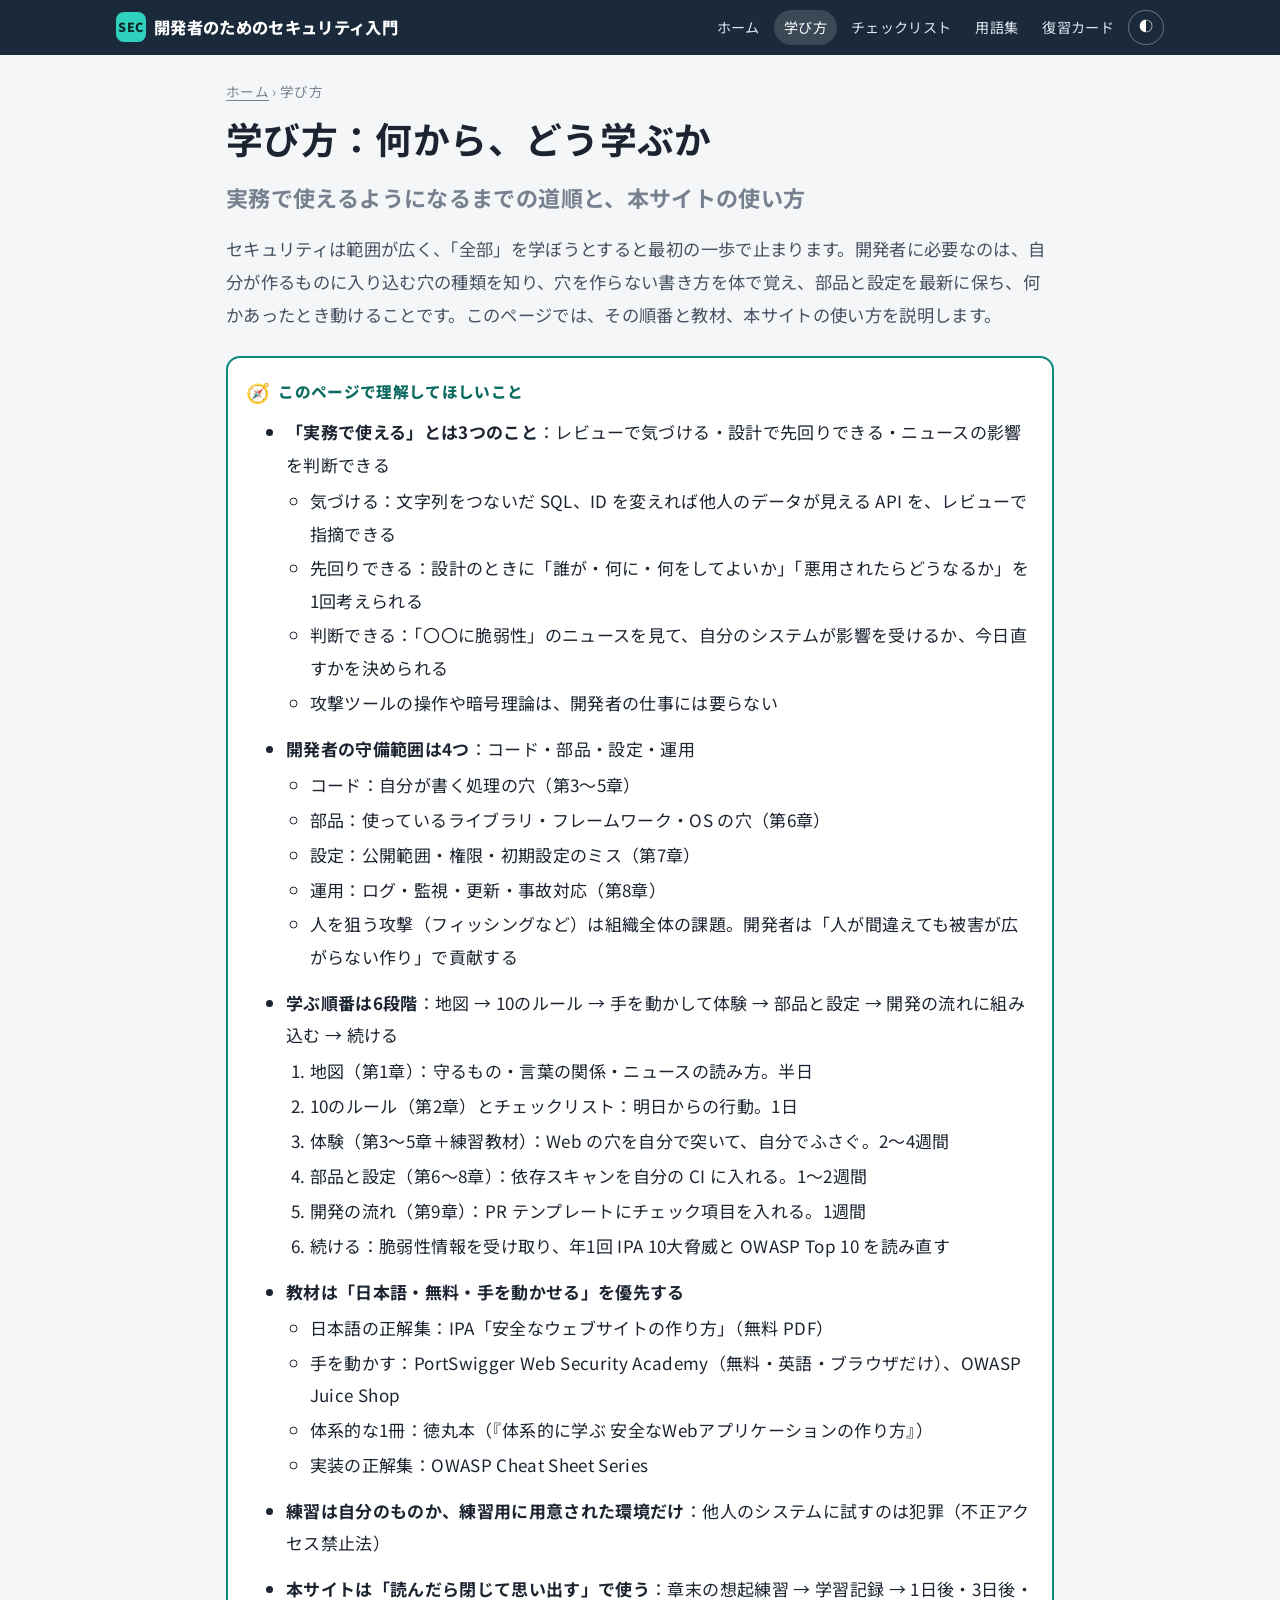
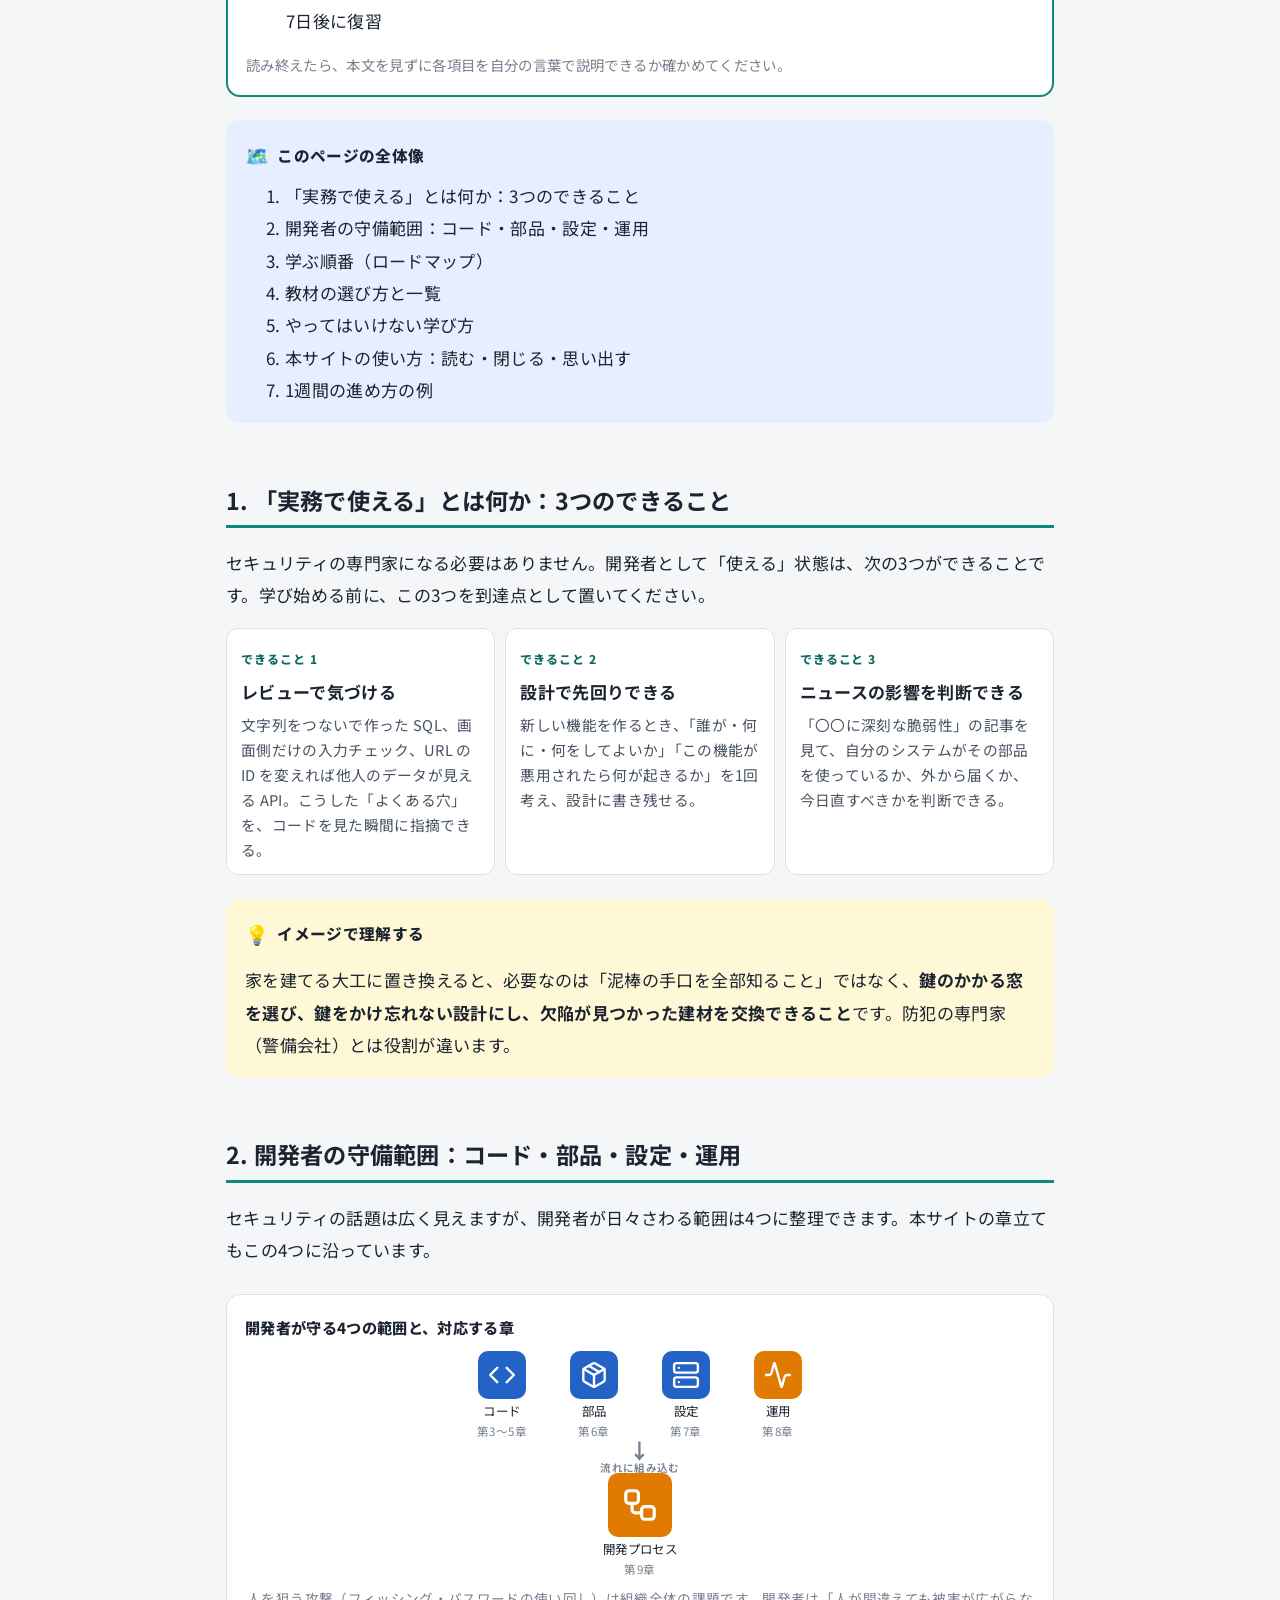
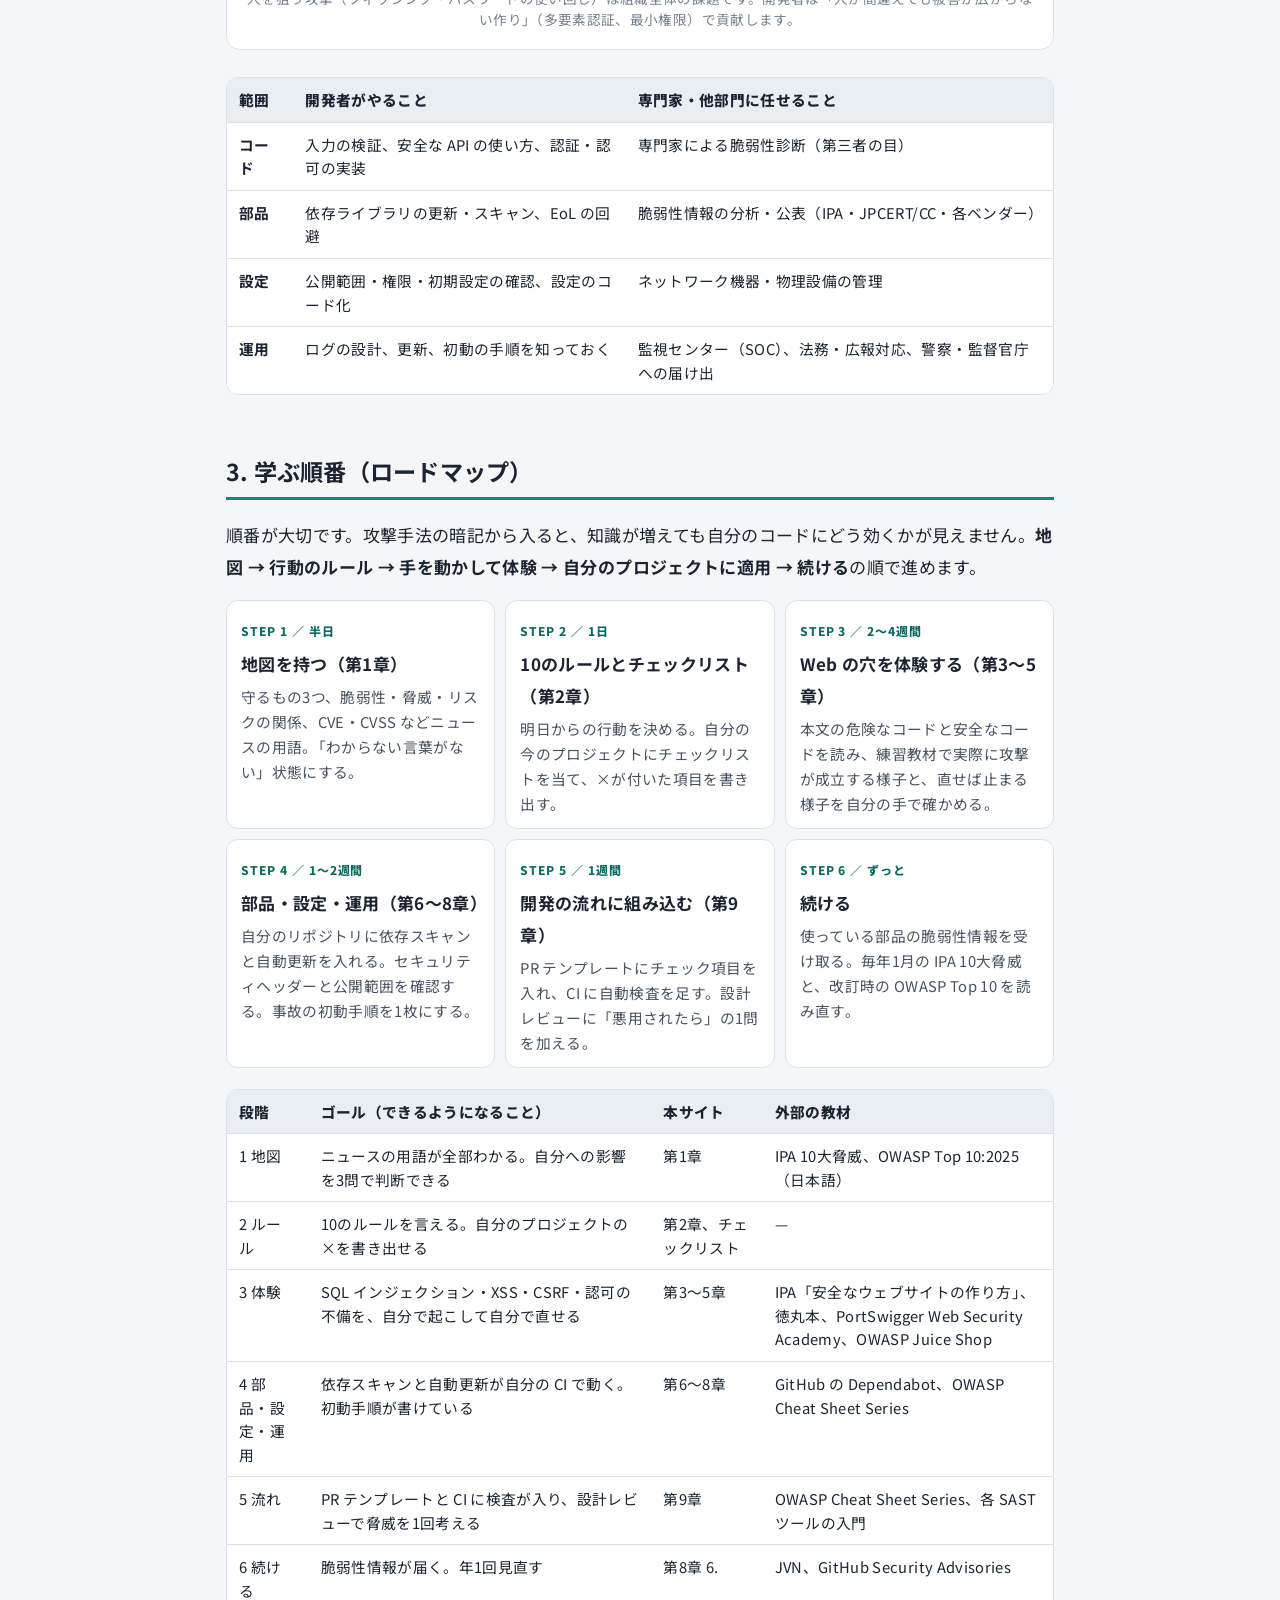
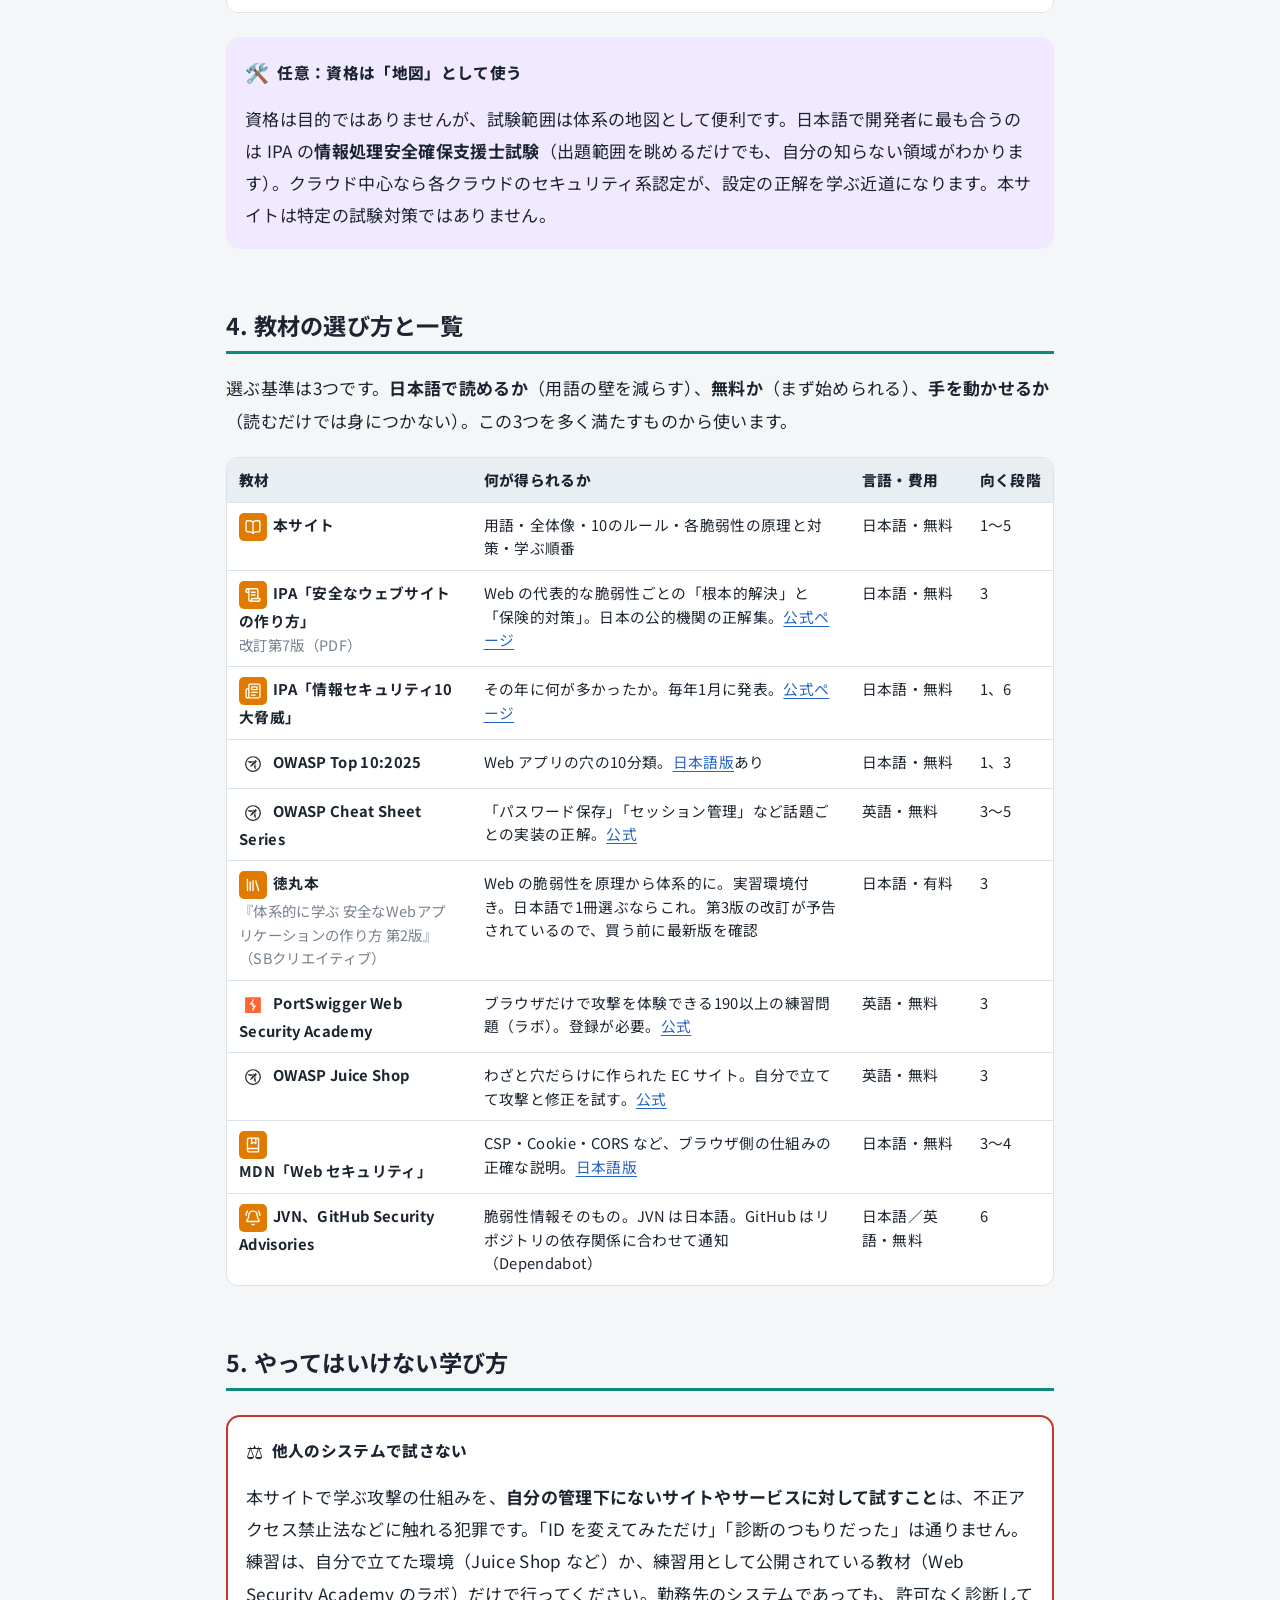
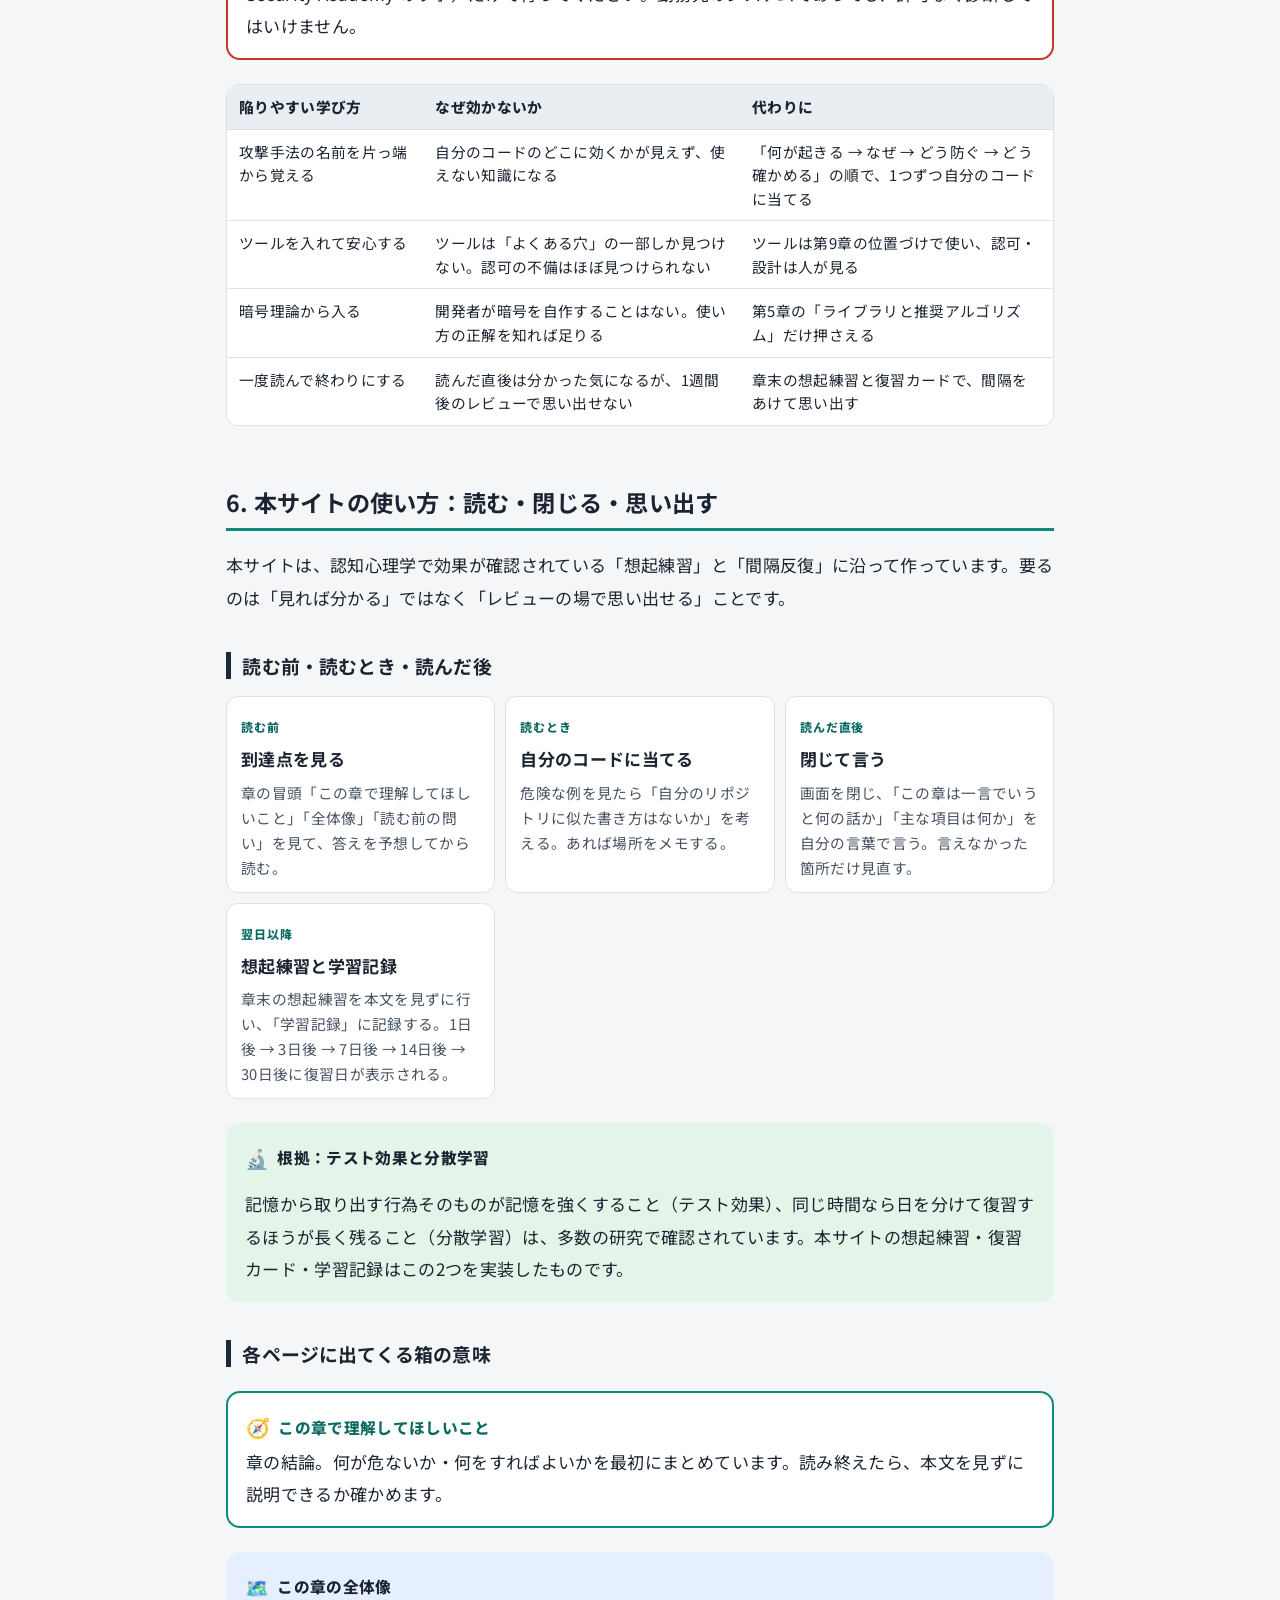
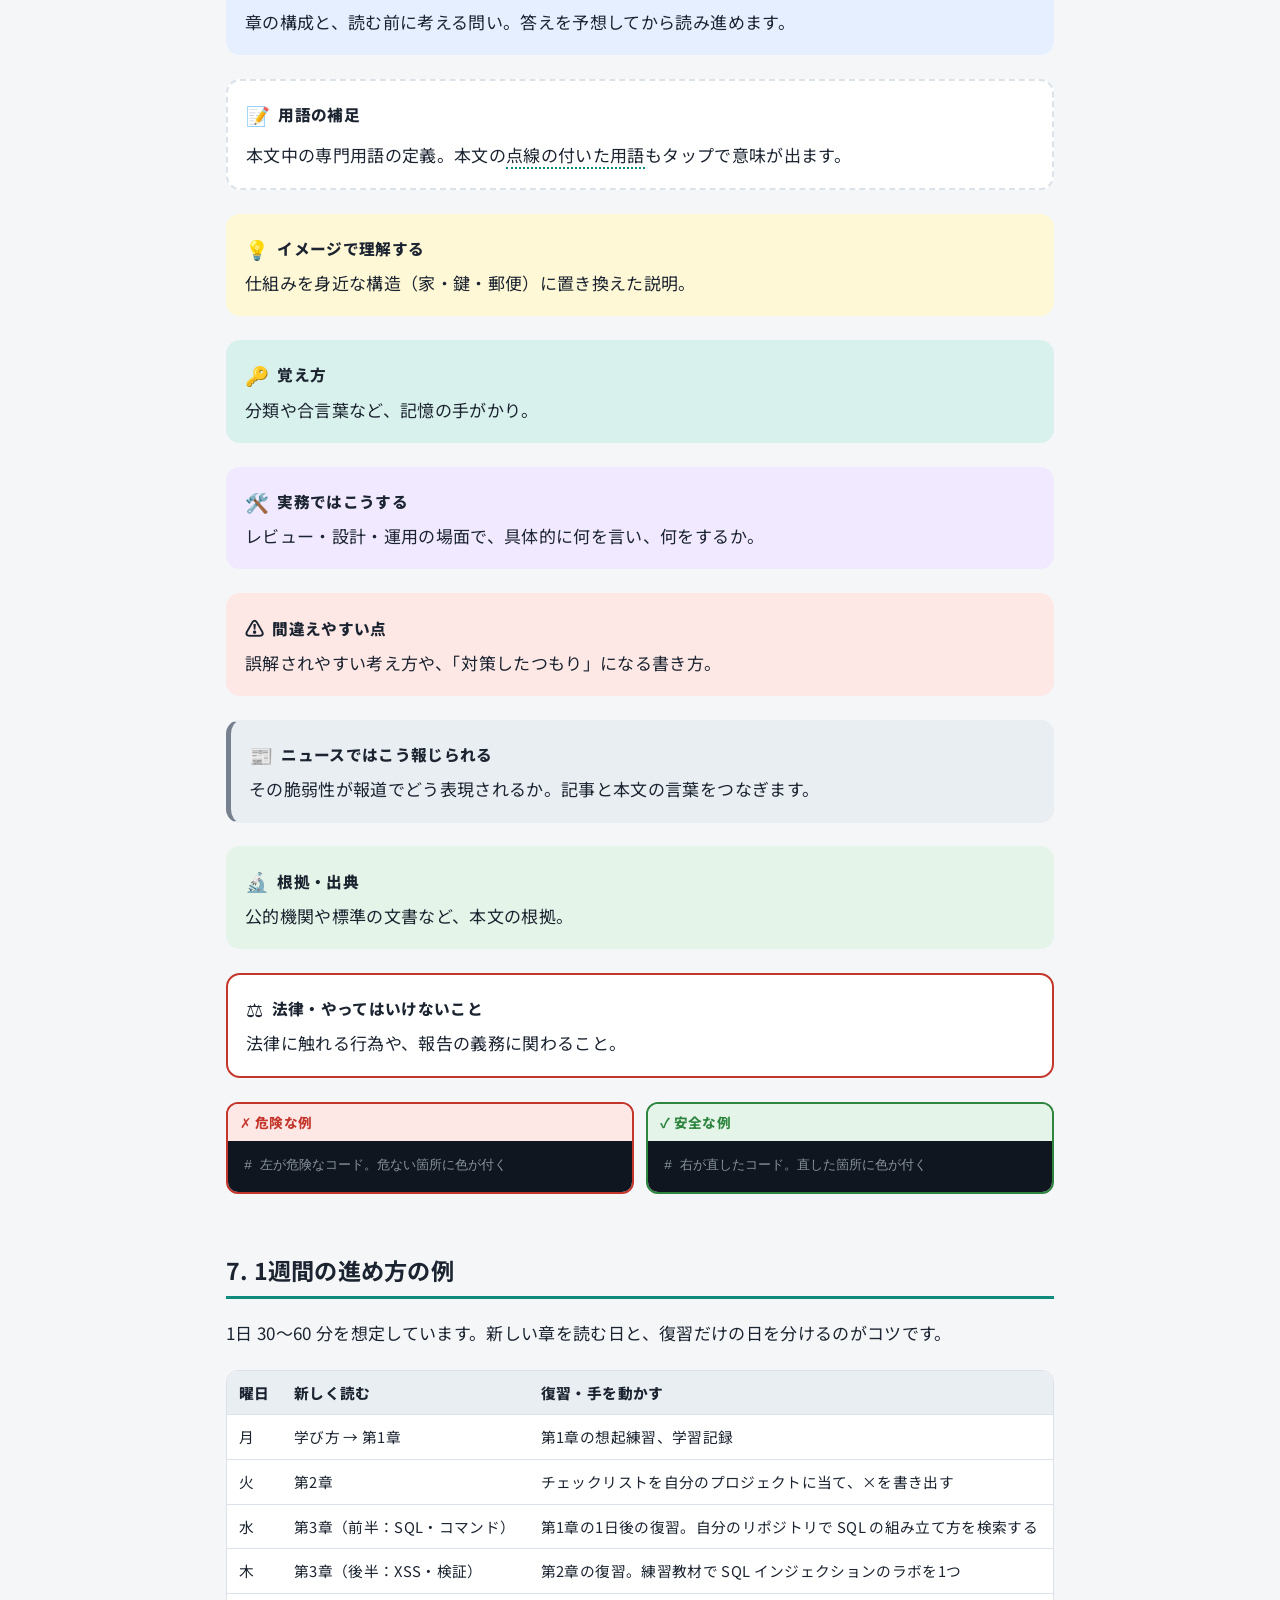
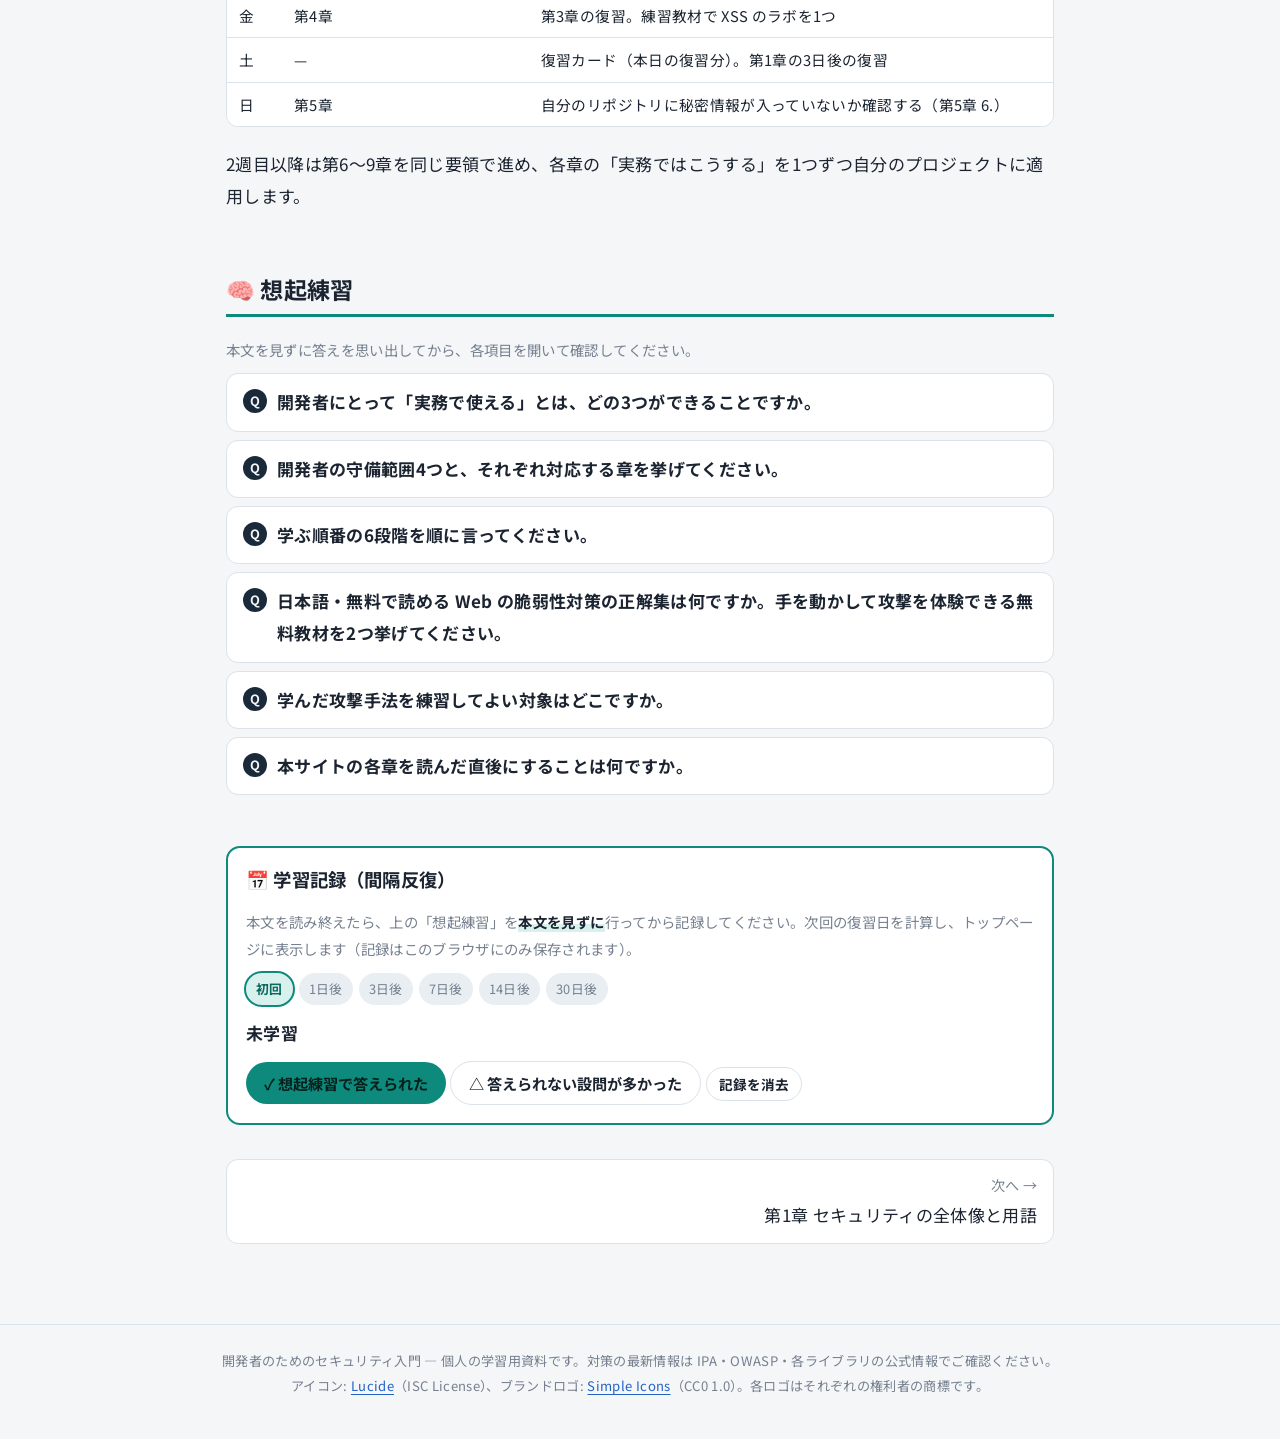
<file: docs/chapters/study-method.html>
<!doctype html>
<html lang="ja">
<head>
<meta charset="utf-8">
<meta name="viewport" content="width=device-width, initial-scale=1">
<title>学び方 | 開発者のためのセキュリティ入門</title>
<link rel="preconnect" href="https://fonts.googleapis.com">
<link href="https://fonts.googleapis.com/css2?family=Noto+Sans+JP:wght@400;700;800&display=swap" rel="stylesheet">
<link rel="stylesheet" href="../assets/style.css">
</head>
<body data-root="../" data-page="method">
<main class="wrap">
<div class="breadcrumb"><a href="../index.html">ホーム</a> › 学び方</div>
<h1>学び方：何から、どう学ぶか<br><small style="font-size:.6em;color:var(--ink-3)">実務で使えるようになるまでの道順と、本サイトの使い方</small></h1>
<p class="lead">セキュリティは範囲が広く、「全部」を学ぼうとすると最初の一歩で止まります。開発者に必要なのは、自分が作るものに入り込む穴の種類を知り、穴を作らない書き方を体で覚え、部品と設定を最新に保ち、何かあったとき動けることです。このページでは、その順番と教材、本サイトの使い方を説明します。</p>

<div class="box goal">
  <div class="box-title"><span class="em">🧭</span>このページで理解してほしいこと</div>
  <ul style="margin:0">
    <li><b>「実務で使える」とは3つのこと</b>：レビューで気づける・設計で先回りできる・ニュースの影響を判断できる
      <ul>
        <li>気づける：文字列をつないだ SQL、ID を変えれば他人のデータが見える API を、レビューで指摘できる</li>
        <li>先回りできる：設計のときに「誰が・何に・何をしてよいか」「悪用されたらどうなるか」を1回考えられる</li>
        <li>判断できる：「〇〇に脆弱性」のニュースを見て、自分のシステムが影響を受けるか、今日直すかを決められる</li>
        <li>攻撃ツールの操作や暗号理論は、開発者の仕事には要らない</li>
      </ul>
    </li>
    <li><b>開発者の守備範囲は4つ</b>：コード・部品・設定・運用
      <ul>
        <li>コード：自分が書く処理の穴（第3〜5章）</li>
        <li>部品：使っているライブラリ・フレームワーク・OS の穴（第6章）</li>
        <li>設定：公開範囲・権限・初期設定のミス（第7章）</li>
        <li>運用：ログ・監視・更新・事故対応（第8章）</li>
        <li>人を狙う攻撃（フィッシングなど）は組織全体の課題。開発者は「人が間違えても被害が広がらない作り」で貢献する</li>
      </ul>
    </li>
    <li><b>学ぶ順番は6段階</b>：地図 → 10のルール → 手を動かして体験 → 部品と設定 → 開発の流れに組み込む → 続ける
      <ol>
        <li>地図（第1章）：守るもの・言葉の関係・ニュースの読み方。半日</li>
        <li>10のルール（第2章）とチェックリスト：明日からの行動。1日</li>
        <li>体験（第3〜5章＋練習教材）：Web の穴を自分で突いて、自分でふさぐ。2〜4週間</li>
        <li>部品と設定（第6〜8章）：依存スキャンを自分の CI に入れる。1〜2週間</li>
        <li>開発の流れ（第9章）：PR テンプレートにチェック項目を入れる。1週間</li>
        <li>続ける：脆弱性情報を受け取り、年1回 IPA 10大脅威と OWASP Top 10 を読み直す</li>
      </ol>
    </li>
    <li><b>教材は「日本語・無料・手を動かせる」を優先する</b>
      <ul>
        <li>日本語の正解集：IPA「安全なウェブサイトの作り方」（無料 PDF）</li>
        <li>手を動かす：PortSwigger Web Security Academy（無料・英語・ブラウザだけ）、OWASP Juice Shop</li>
        <li>体系的な1冊：徳丸本（『体系的に学ぶ 安全なWebアプリケーションの作り方』）</li>
        <li>実装の正解集：OWASP Cheat Sheet Series</li>
      </ul>
    </li>
    <li><b>練習は自分のものか、練習用に用意された環境だけ</b>：他人のシステムに試すのは犯罪（不正アクセス禁止法）</li>
    <li><b>本サイトは「読んだら閉じて思い出す」で使う</b>：章末の想起練習 → 学習記録 → 1日後・3日後・7日後に復習</li>
  </ul>
  <p class="muted" style="margin:.7em 0 0;font-size:.9rem">読み終えたら、本文を見ずに各項目を自分の言葉で説明できるか確かめてください。</p>
</div>

<div class="box map">
  <div class="box-title"><span class="em">🗺️</span>このページの全体像</div>
  <ol style="margin:0">
    <li>「実務で使える」とは何か：3つのできること</li>
    <li>開発者の守備範囲：コード・部品・設定・運用</li>
    <li>学ぶ順番（ロードマップ）</li>
    <li>教材の選び方と一覧</li>
    <li>やってはいけない学び方</li>
    <li>本サイトの使い方：読む・閉じる・思い出す</li>
    <li>1週間の進め方の例</li>
  </ol>
</div>

<h2 id="goal">1. 「実務で使える」とは何か：3つのできること</h2>
<p>セキュリティの専門家になる必要はありません。開発者として「使える」状態は、次の3つができることです。学び始める前に、この3つを到達点として置いてください。</p>
<div class="steps-grid">
  <div class="step"><span class="k">できること 1</span><b>レビューで気づける</b><p>文字列をつないで作った SQL、画面側だけの入力チェック、URL の ID を変えれば他人のデータが見える API。こうした「よくある穴」を、コードを見た瞬間に指摘できる。</p></div>
  <div class="step"><span class="k">できること 2</span><b>設計で先回りできる</b><p>新しい機能を作るとき、「誰が・何に・何をしてよいか」「この機能が悪用されたら何が起きるか」を1回考え、設計に書き残せる。</p></div>
  <div class="step"><span class="k">できること 3</span><b>ニュースの影響を判断できる</b><p>「〇〇に深刻な脆弱性」の記事を見て、自分のシステムがその部品を使っているか、外から届くか、今日直すべきかを判断できる。</p></div>
</div>
<div class="box story">
  <div class="box-title"><span class="em">💡</span>イメージで理解する</div>
  <p>家を建てる大工に置き換えると、必要なのは「泥棒の手口を全部知ること」ではなく、<b>鍵のかかる窓を選び、鍵をかけ忘れない設計にし、欠陥が見つかった建材を交換できること</b>です。防犯の専門家（警備会社）とは役割が違います。</p>
</div>

<h2 id="scope">2. 開発者の守備範囲：コード・部品・設定・運用</h2>
<p>セキュリティの話題は広く見えますが、開発者が日々さわる範囲は4つに整理できます。本サイトの章立てもこの4つに沿っています。</p>
<div class="diagram">
  <div class="dtitle">開発者が守る4つの範囲と、対応する章</div>
  <div class="flow wrap-ok">
    <div class="node"><img src="../assets/icons/asset/code.svg" alt="">コード<small>第3〜5章</small></div>
    <div class="node"><img src="../assets/icons/asset/package.svg" alt="">部品<small>第6章</small></div>
    <div class="node"><img src="../assets/icons/asset/server.svg" alt="">設定<small>第7章</small></div>
    <div class="node"><img src="../assets/icons/ops/activity.svg" alt="">運用<small>第8章</small></div>
  </div>
  <div class="flow"><div class="arr">↓<small>流れに組み込む</small></div></div>
  <div class="flow wrap-ok">
    <div class="node lg"><img src="../assets/icons/ops/workflow.svg" alt="">開発プロセス<small>第9章</small></div>
  </div>
  <div class="cap">人を狙う攻撃（フィッシング・パスワードの使い回し）は組織全体の課題です。開発者は「人が間違えても被害が広がらない作り」（多要素認証、最小権限）で貢献します。</div>
</div>
<div class="table-wrap"><table>
  <tr><th>範囲</th><th>開発者がやること</th><th>専門家・他部門に任せること</th></tr>
  <tr><td><b>コード</b></td><td>入力の検証、安全な API の使い方、認証・認可の実装</td><td>専門家による脆弱性診断（第三者の目）</td></tr>
  <tr><td><b>部品</b></td><td>依存ライブラリの更新・スキャン、EoL の回避</td><td>脆弱性情報の分析・公表（IPA・JPCERT/CC・各ベンダー）</td></tr>
  <tr><td><b>設定</b></td><td>公開範囲・権限・初期設定の確認、設定のコード化</td><td>ネットワーク機器・物理設備の管理</td></tr>
  <tr><td><b>運用</b></td><td>ログの設計、更新、初動の手順を知っておく</td><td>監視センター（SOC）、法務・広報対応、警察・監督官庁への届け出</td></tr>
</table></div>

<h2 id="roadmap">3. 学ぶ順番（ロードマップ）</h2>
<p>順番が大切です。攻撃手法の暗記から入ると、知識が増えても自分のコードにどう効くかが見えません。<b>地図 → 行動のルール → 手を動かして体験 → 自分のプロジェクトに適用 → 続ける</b>の順で進めます。</p>
<div class="steps-grid">
  <div class="step"><span class="k">STEP 1 ／ 半日</span><b>地図を持つ（第1章）</b><p>守るもの3つ、脆弱性・脅威・リスクの関係、CVE・CVSS などニュースの用語。「わからない言葉がない」状態にする。</p></div>
  <div class="step"><span class="k">STEP 2 ／ 1日</span><b>10のルールとチェックリスト（第2章）</b><p>明日からの行動を決める。自分の今のプロジェクトにチェックリストを当て、×が付いた項目を書き出す。</p></div>
  <div class="step"><span class="k">STEP 3 ／ 2〜4週間</span><b>Web の穴を体験する（第3〜5章）</b><p>本文の危険なコードと安全なコードを読み、練習教材で実際に攻撃が成立する様子と、直せば止まる様子を自分の手で確かめる。</p></div>
  <div class="step"><span class="k">STEP 4 ／ 1〜2週間</span><b>部品・設定・運用（第6〜8章）</b><p>自分のリポジトリに依存スキャンと自動更新を入れる。セキュリティヘッダーと公開範囲を確認する。事故の初動手順を1枚にする。</p></div>
  <div class="step"><span class="k">STEP 5 ／ 1週間</span><b>開発の流れに組み込む（第9章）</b><p>PR テンプレートにチェック項目を入れ、CI に自動検査を足す。設計レビューに「悪用されたら」の1問を加える。</p></div>
  <div class="step"><span class="k">STEP 6 ／ ずっと</span><b>続ける</b><p>使っている部品の脆弱性情報を受け取る。毎年1月の IPA 10大脅威と、改訂時の OWASP Top 10 を読み直す。</p></div>
</div>
<div class="table-wrap"><table>
  <tr><th>段階</th><th>ゴール（できるようになること）</th><th>本サイト</th><th>外部の教材</th></tr>
  <tr><td>1 地図</td><td>ニュースの用語が全部わかる。自分への影響を3問で判断できる</td><td>第1章</td><td>IPA 10大脅威、OWASP Top 10:2025（日本語）</td></tr>
  <tr><td>2 ルール</td><td>10のルールを言える。自分のプロジェクトの×を書き出せる</td><td>第2章、チェックリスト</td><td>—</td></tr>
  <tr><td>3 体験</td><td>SQL インジェクション・XSS・CSRF・認可の不備を、自分で起こして自分で直せる</td><td>第3〜5章</td><td>IPA「安全なウェブサイトの作り方」、徳丸本、PortSwigger Web Security Academy、OWASP Juice Shop</td></tr>
  <tr><td>4 部品・設定・運用</td><td>依存スキャンと自動更新が自分の CI で動く。初動手順が書けている</td><td>第6〜8章</td><td>GitHub の Dependabot、OWASP Cheat Sheet Series</td></tr>
  <tr><td>5 流れ</td><td>PR テンプレートと CI に検査が入り、設計レビューで脅威を1回考える</td><td>第9章</td><td>OWASP Cheat Sheet Series、各 SAST ツールの入門</td></tr>
  <tr><td>6 続ける</td><td>脆弱性情報が届く。年1回見直す</td><td>第8章 6.</td><td>JVN、GitHub Security Advisories</td></tr>
</table></div>
<div class="box exam">
  <div class="box-title"><span class="em">🛠️</span>任意：資格は「地図」として使う</div>
  <p>資格は目的ではありませんが、試験範囲は体系の地図として便利です。日本語で開発者に最も合うのは IPA の<b>情報処理安全確保支援士試験</b>（出題範囲を眺めるだけでも、自分の知らない領域がわかります）。クラウド中心なら各クラウドのセキュリティ系認定が、設定の正解を学ぶ近道になります。本サイトは特定の試験対策ではありません。</p>
</div>

<h2 id="materials">4. 教材の選び方と一覧</h2>
<p>選ぶ基準は3つです。<b>日本語で読めるか</b>（用語の壁を減らす）、<b>無料か</b>（まず始められる）、<b>手を動かせるか</b>（読むだけでは身につかない）。この3つを多く満たすものから使います。</p>
<div class="table-wrap"><table>
  <tr><th>教材</th><th>何が得られるか</th><th>言語・費用</th><th>向く段階</th></tr>
  <tr><td><img class="ico-s" src="../assets/icons/ops/book-open.svg" alt=""><b>本サイト</b></td><td>用語・全体像・10のルール・各脆弱性の原理と対策・学ぶ順番</td><td>日本語・無料</td><td>1〜5</td></tr>
  <tr><td><img class="ico-s" src="../assets/icons/ops/scroll-text.svg" alt=""><b>IPA「安全なウェブサイトの作り方」</b><br><small class="muted">改訂第7版（PDF）</small></td><td>Web の代表的な脆弱性ごとの「根本的解決」と「保険的対策」。日本の公的機関の正解集。<a href="https://www.ipa.go.jp/security/vuln/websecurity.html">公式ページ</a></td><td>日本語・無料</td><td>3</td></tr>
  <tr><td><img class="ico-s" src="../assets/icons/ops/newspaper.svg" alt=""><b>IPA「情報セキュリティ10大脅威」</b></td><td>その年に何が多かったか。毎年1月に発表。<a href="https://www.ipa.go.jp/security/10threats/">公式ページ</a></td><td>日本語・無料</td><td>1、6</td></tr>
  <tr><td><img class="ico-s" src="../assets/icons/brand/owasp.svg" alt=""><b>OWASP Top 10:2025</b></td><td>Web アプリの穴の10分類。<a href="https://top10.owasp.org/2025/ja/">日本語版</a>あり</td><td>日本語・無料</td><td>1、3</td></tr>
  <tr><td><img class="ico-s" src="../assets/icons/brand/owasp.svg" alt=""><b>OWASP Cheat Sheet Series</b></td><td>「パスワード保存」「セッション管理」など話題ごとの実装の正解。<a href="https://cheatsheetseries.owasp.org/">公式</a></td><td>英語・無料</td><td>3〜5</td></tr>
  <tr><td><img class="ico-s" src="../assets/icons/ops/library.svg" alt=""><b>徳丸本</b><br><small class="muted">『体系的に学ぶ 安全なWebアプリケーションの作り方 第2版』（SBクリエイティブ）</small></td><td>Web の脆弱性を原理から体系的に。実習環境付き。日本語で1冊選ぶならこれ。第3版の改訂が予告されているので、買う前に最新版を確認</td><td>日本語・有料</td><td>3</td></tr>
  <tr><td><img class="ico-s" src="../assets/icons/brand/burpsuite.svg" alt=""><b>PortSwigger Web Security Academy</b></td><td>ブラウザだけで攻撃を体験できる190以上の練習問題（ラボ）。登録が必要。<a href="https://portswigger.net/web-security">公式</a></td><td>英語・無料</td><td>3</td></tr>
  <tr><td><img class="ico-s" src="../assets/icons/brand/owasp.svg" alt=""><b>OWASP Juice Shop</b></td><td>わざと穴だらけに作られた EC サイト。自分で立てて攻撃と修正を試す。<a href="https://owasp.org/www-project-juice-shop/">公式</a></td><td>英語・無料</td><td>3</td></tr>
  <tr><td><img class="ico-s" src="../assets/icons/ops/book-marked.svg" alt=""><b>MDN「Web セキュリティ」</b></td><td>CSP・Cookie・CORS など、ブラウザ側の仕組みの正確な説明。<a href="https://developer.mozilla.org/ja/docs/Web/Security">日本語版</a></td><td>日本語・無料</td><td>3〜4</td></tr>
  <tr><td><img class="ico-s" src="../assets/icons/ops/bell-ring.svg" alt=""><b>JVN、GitHub Security Advisories</b></td><td>脆弱性情報そのもの。JVN は日本語。GitHub はリポジトリの依存関係に合わせて通知（Dependabot）</td><td>日本語／英語・無料</td><td>6</td></tr>
</table></div>

<h2 id="dont">5. やってはいけない学び方</h2>
<div class="box law">
  <div class="box-title"><span class="em">⚖️</span>他人のシステムで試さない</div>
  <p>本サイトで学ぶ攻撃の仕組みを、<b>自分の管理下にないサイトやサービスに対して試すこと</b>は、不正アクセス禁止法などに触れる犯罪です。「ID を変えてみただけ」「診断のつもりだった」は通りません。練習は、自分で立てた環境（Juice Shop など）か、練習用として公開されている教材（Web Security Academy のラボ）だけで行ってください。勤務先のシステムであっても、許可なく診断してはいけません。</p>
</div>
<div class="table-wrap"><table>
  <tr><th>陥りやすい学び方</th><th>なぜ効かないか</th><th>代わりに</th></tr>
  <tr><td>攻撃手法の名前を片っ端から覚える</td><td>自分のコードのどこに効くかが見えず、使えない知識になる</td><td>「何が起きる → なぜ → どう防ぐ → どう確かめる」の順で、1つずつ自分のコードに当てる</td></tr>
  <tr><td>ツールを入れて安心する</td><td>ツールは「よくある穴」の一部しか見つけない。認可の不備はほぼ見つけられない</td><td>ツールは第9章の位置づけで使い、認可・設計は人が見る</td></tr>
  <tr><td>暗号理論から入る</td><td>開発者が暗号を自作することはない。使い方の正解を知れば足りる</td><td>第5章の「ライブラリと推奨アルゴリズム」だけ押さえる</td></tr>
  <tr><td>一度読んで終わりにする</td><td>読んだ直後は分かった気になるが、1週間後のレビューで思い出せない</td><td>章末の想起練習と復習カードで、間隔をあけて思い出す</td></tr>
</table></div>

<h2 id="howto">6. 本サイトの使い方：読む・閉じる・思い出す</h2>
<p>本サイトは、認知心理学で効果が確認されている「想起練習」と「間隔反復」に沿って作っています。要るのは「見れば分かる」ではなく「レビューの場で思い出せる」ことです。</p>
<h3>読む前・読むとき・読んだ後</h3>
<div class="steps-grid">
  <div class="step"><span class="k">読む前</span><b>到達点を見る</b><p>章の冒頭「この章で理解してほしいこと」「全体像」「読む前の問い」を見て、答えを予想してから読む。</p></div>
  <div class="step"><span class="k">読むとき</span><b>自分のコードに当てる</b><p>危険な例を見たら「自分のリポジトリに似た書き方はないか」を考える。あれば場所をメモする。</p></div>
  <div class="step"><span class="k">読んだ直後</span><b>閉じて言う</b><p>画面を閉じ、「この章は一言でいうと何の話か」「主な項目は何か」を自分の言葉で言う。言えなかった箇所だけ見直す。</p></div>
  <div class="step"><span class="k">翌日以降</span><b>想起練習と学習記録</b><p>章末の想起練習を本文を見ずに行い、「学習記録」に記録する。1日後 → 3日後 → 7日後 → 14日後 → 30日後に復習日が表示される。</p></div>
</div>
<div class="box science">
  <div class="box-title"><span class="em">🔬</span>根拠：テスト効果と分散学習</div>
  <p>記憶から取り出す行為そのものが記憶を強くすること（テスト効果）、同じ時間なら日を分けて復習するほうが長く残ること（分散学習）は、多数の研究で確認されています。本サイトの想起練習・復習カード・学習記録はこの2つを実装したものです。</p>
</div>
<h3>各ページに出てくる箱の意味</h3>
<div class="box goal"><div class="box-title"><span class="em">🧭</span>この章で理解してほしいこと</div>章の結論。何が危ないか・何をすればよいかを最初にまとめています。読み終えたら、本文を見ずに説明できるか確かめます。</div>
<div class="box map"><div class="box-title"><span class="em">🗺️</span>この章の全体像</div>章の構成と、読む前に考える問い。答えを予想してから読み進めます。</div>
<div class="box kotoba"><div class="box-title"><span class="em">📝</span>用語の補足</div>本文中の専門用語の定義。本文の<span class="term" data-tip="このように点線の付いた用語は、タップ（PC ではマウスオーバー）すると意味が表示されます。">点線の付いた用語</span>もタップで意味が出ます。</div>
<div class="box story"><div class="box-title"><span class="em">💡</span>イメージで理解する</div>仕組みを身近な構造（家・鍵・郵便）に置き換えた説明。</div>
<div class="box hook"><div class="box-title"><span class="em">🔑</span>覚え方</div>分類や合言葉など、記憶の手がかり。</div>
<div class="box exam"><div class="box-title"><span class="em">🛠️</span>実務ではこうする</div>レビュー・設計・運用の場面で、具体的に何を言い、何をするか。</div>
<div class="box warn"><div class="box-title"><span class="em">⚠️</span>間違えやすい点</div>誤解されやすい考え方や、「対策したつもり」になる書き方。</div>
<div class="box news"><div class="box-title"><span class="em">📰</span>ニュースではこう報じられる</div>その脆弱性が報道でどう表現されるか。記事と本文の言葉をつなぎます。</div>
<div class="box science"><div class="box-title"><span class="em">🔬</span>根拠・出典</div>公的機関や標準の文書など、本文の根拠。</div>
<div class="box law"><div class="box-title"><span class="em">⚖️</span>法律・やってはいけないこと</div>法律に触れる行為や、報告の義務に関わること。</div>
<div class="compare" style="margin-top:1em">
  <div class="ng"><div class="lbl">✗ 危険な例</div><pre class="code"><code><span class="c"># 左が危険なコード。危ない箇所に色が付く</span></code></pre></div>
  <div class="ok"><div class="lbl">✓ 安全な例</div><pre class="code"><code><span class="c"># 右が直したコード。直した箇所に色が付く</span></code></pre></div>
</div>

<h2 id="week">7. 1週間の進め方の例</h2>
<p>1日 30〜60 分を想定しています。新しい章を読む日と、復習だけの日を分けるのがコツです。</p>
<div class="table-wrap"><table>
  <tr><th>曜日</th><th>新しく読む</th><th>復習・手を動かす</th></tr>
  <tr><td>月</td><td>学び方 → 第1章</td><td>第1章の想起練習、学習記録</td></tr>
  <tr><td>火</td><td>第2章</td><td>チェックリストを自分のプロジェクトに当て、×を書き出す</td></tr>
  <tr><td>水</td><td>第3章（前半：SQL・コマンド）</td><td>第1章の1日後の復習。自分のリポジトリで SQL の組み立て方を検索する</td></tr>
  <tr><td>木</td><td>第3章（後半：XSS・検証）</td><td>第2章の復習。練習教材で SQL インジェクションのラボを1つ</td></tr>
  <tr><td>金</td><td>第4章</td><td>第3章の復習。練習教材で XSS のラボを1つ</td></tr>
  <tr><td>土</td><td>—</td><td>復習カード（本日の復習分）。第1章の3日後の復習</td></tr>
  <tr><td>日</td><td>第5章</td><td>自分のリポジトリに秘密情報が入っていないか確認する（第5章 6.）</td></tr>
</table></div>
<p>2週目以降は第6〜9章を同じ要領で進め、各章の「実務ではこうする」を1つずつ自分のプロジェクトに適用します。</p>

<div class="recall">
  <h2>🧠 想起練習</h2>
  <p class="muted">本文を見ずに答えを思い出してから、各項目を開いて確認してください。</p>
  <details class="q"><summary>開発者にとって「実務で使える」とは、どの3つができることですか。</summary><div class="a">レビューでよくある穴に気づける／設計で「誰が何をしてよいか」「悪用されたら」を先回りして考えられる／脆弱性のニュースを見て自分への影響と対応の緊急度を判断できる。</div></details>
  <details class="q"><summary>開発者の守備範囲4つと、それぞれ対応する章を挙げてください。</summary><div class="a">コード（第3〜5章）、部品（第6章）、設定（第7章）、運用（第8章）。第9章でこれらを開発の流れに組み込む。</div></details>
  <details class="q"><summary>学ぶ順番の6段階を順に言ってください。</summary><div class="a">地図（第1章）→ 10のルールとチェックリスト（第2章）→ 手を動かして体験（第3〜5章＋練習教材）→ 部品・設定・運用（第6〜8章）→ 開発の流れに組み込む（第9章）→ 続ける（脆弱性情報の購読、年1回の見直し）。</div></details>
  <details class="q"><summary>日本語・無料で読める Web の脆弱性対策の正解集は何ですか。手を動かして攻撃を体験できる無料教材を2つ挙げてください。</summary><div class="a">IPA「安全なウェブサイトの作り方」。体験は PortSwigger Web Security Academy と OWASP Juice Shop。</div></details>
  <details class="q"><summary>学んだ攻撃手法を練習してよい対象はどこですか。</summary><div class="a">自分で立てた環境と、練習用に公開された教材だけ。他人のシステム（勤務先のシステムも許可がなければ同じ）に試すのは不正アクセス禁止法などに触れる犯罪。</div></details>
  <details class="q"><summary>本サイトの各章を読んだ直後にすることは何ですか。</summary><div class="a">画面を閉じ、「この章は一言で何の話か」「主な項目は何か」を自分の言葉で言う。言えなかった箇所だけ見直し、想起練習をしてから学習記録に記録する。</div></details>
</div>

<div id="study-log"></div>
<nav id="pager"></nav>
</main>
<script src="../assets/site.js"></script>
</body>
</html>
</file>
<file: docs/assets/style.css>
/* ==========================================================
   開発者のためのセキュリティ入門 — 共通スタイル
   色はすべて :root のトークンで管理（ライト / ダーク両対応）
   ========================================================== */
:root {
  --bg: #f4f6f8;
  --surface: #ffffff;
  --surface-2: #e9eef3;
  --ink: #1b2430;
  --ink-2: #475262;
  --ink-3: #76808f;
  --line: #dbe2ea;
  --accent: #0e8a7d;          /* 鍵・盾のイメージの青緑 */
  --accent-ink: #0a6a60;
  --accent-soft: #d9f1ec;
  --navy: #1b2a3a;
  --blue: #2463c6;
  --blue-soft: #e6efff;
  --green: #2e8540;
  --green-soft: #e5f4e8;
  --red: #c4362c;
  --red-soft: #fde8e6;
  --purple: #7a3fe0;
  --purple-soft: #f1e9ff;
  --orange: #e07a00;
  --orange-soft: #fff1de;
  --yellow-soft: #fff8d6;
  --shadow: 0 1px 2px rgba(0,0,0,.05), 0 4px 16px rgba(0,0,0,.05);
  --radius: 14px;
  --icon-chip: #ffffff;
  --code-bg: #0f1620;
  --code-ink: #e6edf3;
  /* 図のグループ枠の色（信頼できる範囲ほど緑、外ほど赤） */
  --g-internet: #c4362c;
  --g-dmz: #e07a00;
  --g-trusted: #2e8540;
  --g-generic: #7d8998;
  --font: "Noto Sans JP", "Hiragino Kaku Gothic ProN", "Hiragino Sans", Meiryo, system-ui, sans-serif;
  --mono: ui-monospace, SFMono-Regular, Consolas, "Liberation Mono", Menlo, monospace;
}
@media (prefers-color-scheme: dark) {
  :root:not([data-theme="light"]) {
    --bg: #14171c; --surface: #1c2027; --surface-2: #232832; --ink: #e8eaee; --ink-2: #b9bfca; --ink-3: #8a91a0;
    --line: #2f3542; --accent: #2fd1bf; --accent-ink: #8ae9dc; --accent-soft: #113531; --navy: #c9d3e3;
    --blue: #7aa7ff; --blue-soft: #1b2a45; --green: #6ccf7f; --green-soft: #1a3322; --red: #ff7b72; --red-soft: #3d1d1b;
    --purple: #b392ff; --purple-soft: #2a2140; --orange: #ff9e2c; --orange-soft: #3a2a14; --yellow-soft: #34301a;
    --shadow: 0 1px 2px rgba(0,0,0,.3), 0 4px 16px rgba(0,0,0,.25);
    --icon-chip: #f4f5f7; --code-bg: #0b0f14; --g-internet: #ff7b72; --g-dmz: #ff9e2c; --g-trusted: #6ccf7f;
  }
}
:root[data-theme="dark"] {
  --bg: #14171c; --surface: #1c2027; --surface-2: #232832; --ink: #e8eaee; --ink-2: #b9bfca; --ink-3: #8a91a0;
  --line: #2f3542; --accent: #2fd1bf; --accent-ink: #8ae9dc; --accent-soft: #113531; --navy: #c9d3e3;
  --blue: #7aa7ff; --blue-soft: #1b2a45; --green: #6ccf7f; --green-soft: #1a3322; --red: #ff7b72; --red-soft: #3d1d1b;
  --purple: #b392ff; --purple-soft: #2a2140; --orange: #ff9e2c; --orange-soft: #3a2a14; --yellow-soft: #34301a;
  --shadow: 0 1px 2px rgba(0,0,0,.3), 0 4px 16px rgba(0,0,0,.25);
  --icon-chip: #f4f5f7; --code-bg: #0b0f14; --g-internet: #ff7b72; --g-dmz: #ff9e2c; --g-trusted: #6ccf7f;
}

* { box-sizing: border-box; }
html { -webkit-text-size-adjust: 100%; scroll-behavior: smooth; }
body {
  margin: 0; background: var(--bg); color: var(--ink);
  font-family: var(--font); font-size: 17px; line-height: 1.9; letter-spacing: .02em;
}
img { max-width: 100%; }
a { color: var(--blue); text-underline-offset: 3px; }
h1, h2, h3, h4 { line-height: 1.45; letter-spacing: .01em; }
h1 { font-size: clamp(1.6rem, 4.5vw, 2.3rem); margin: .2em 0 .4em; }
h2 { font-size: 1.45rem; margin: 2.6em 0 .8em; padding-bottom: .35em; border-bottom: 3px solid var(--accent); }
h3 { font-size: 1.18rem; margin: 2em 0 .6em; padding-left: .6em; border-left: 5px solid var(--navy); }
h4 { font-size: 1.02rem; margin: 1.6em 0 .4em; }
p { margin: .7em 0; }
code { background: var(--surface-2); padding: .1em .4em; border-radius: 6px; font-size: .92em; font-family: var(--mono); }
hr { border: 0; border-top: 1px solid var(--line); margin: 2.5em 0; }
strong { color: var(--ink); background: linear-gradient(transparent 62%, var(--accent-soft) 62%); }
kbd { font-family: var(--mono); font-size: .85em; background: var(--surface-2); border: 1px solid var(--line); border-bottom-width: 2px; border-radius: 6px; padding: 0 .4em; }

/* ---------- ヘッダー / ナビ ---------- */
.site-header { position: sticky; top: 0; z-index: 50; background: var(--navy); color: #fff; }
:root[data-theme="dark"] .site-header { background: #0d1117; }
@media (prefers-color-scheme: dark) { :root:not([data-theme="light"]) .site-header { background: #0d1117; } }
.site-header .inner { max-width: 1080px; margin: 0 auto; padding: 10px 16px; display: flex; align-items: center; gap: 14px; flex-wrap: wrap; }
.brand { color: #fff; text-decoration: none; font-weight: 800; display: flex; align-items: center; gap: 8px; font-size: 1.02rem; }
.brand .logo { width: 30px; height: 30px; border-radius: 8px; background: #2fd1bf; color: #0b2a27; display: grid; place-items: center; font-weight: 900; font-size: .78rem; }
.site-nav { display: flex; gap: 4px; flex-wrap: wrap; margin-left: auto; }
.site-nav a { color: #dfe6f1; text-decoration: none; font-size: .88rem; padding: 4px 10px; border-radius: 999px; }
.site-nav a:hover, .site-nav a[aria-current="page"] { background: rgba(255,255,255,.14); color: #fff; }
.theme-btn { background: transparent; border: 1px solid rgba(255,255,255,.35); color: #fff; border-radius: 999px; padding: 3px 10px; cursor: pointer; font-size: .85rem; }

/* ---------- レイアウト ---------- */
.wrap { max-width: 860px; margin: 0 auto; padding: 24px 16px 80px; }
.wrap.wide { max-width: 1080px; }
.breadcrumb { font-size: .85rem; color: var(--ink-3); }
.breadcrumb a { color: var(--ink-3); }
.lead { font-size: 1.08rem; color: var(--ink-2); }
.badge { display: inline-block; font-size: .75rem; font-weight: 700; padding: 2px 10px; border-radius: 999px; background: var(--accent-soft); color: var(--accent-ink); margin-right: 4px; vertical-align: middle; }
.badge.basic { background: var(--green-soft); color: var(--green); }
.badge.impl { background: var(--blue-soft); color: var(--blue); }
.badge.ops { background: var(--purple-soft); color: var(--purple); }
.muted { color: var(--ink-3); font-size: .9rem; }
.site-footer { border-top: 1px solid var(--line); padding: 24px 16px 40px; text-align: center; color: var(--ink-3); font-size: .82rem; }

/* ---------- カード / グリッド ---------- */
.grid { display: grid; gap: 14px; grid-template-columns: repeat(auto-fill, minmax(240px, 1fr)); }
.card { background: var(--surface); border: 1px solid var(--line); border-radius: var(--radius); padding: 18px; box-shadow: var(--shadow); }
a.card { color: inherit; text-decoration: none; display: block; transition: transform .15s, border-color .15s; }
a.card:hover { transform: translateY(-2px); border-color: var(--accent); }
.card h3 { margin: .2em 0 .3em; border: 0; padding: 0; font-size: 1.05rem; }
.card p { margin: .3em 0; font-size: .92rem; color: var(--ink-2); line-height: 1.7; }
.card .icons { display: flex; gap: 6px; margin-bottom: 8px; }
.card .icons img { width: 34px; height: 34px; border-radius: 6px; }
.card .num { font-size: .78rem; font-weight: 800; color: var(--accent-ink); letter-spacing: .1em; }
.card .status { font-size: .78rem; margin-top: 8px; color: var(--ink-3); }
.card .status.due { color: var(--red); font-weight: 700; }
.card .status.done { color: var(--green); font-weight: 700; }

/* ---------- 学習ボックス ---------- */
.box { border-radius: var(--radius); padding: 16px 18px; margin: 1.4em 0; border: 1px solid var(--line); background: var(--surface); }
.box > :first-child { margin-top: 0; }
.box > :last-child { margin-bottom: 0; }
.box-title { font-weight: 800; display: flex; align-items: center; gap: 8px; margin-bottom: .4em; font-size: .98rem; }
.box-title .em { font-size: 1.2rem; }
.box.map { background: var(--blue-soft); border-color: transparent; }
.box.goal { background: var(--surface); border: 2px solid var(--accent); }
.box.goal .box-title { color: var(--accent-ink); }
.box.goal > ul > li { margin-bottom: .8em; }
.box ul ul, .box ul ol, .box ol ul { margin: .25em 0 0; padding-left: 1.4em; }
.box ul ul > li, .box ul ol > li, .box ol ul > li { margin: .15em 0; }
.box.hook { background: var(--accent-soft); border-color: transparent; }
.box.kotoba { background: var(--surface); border: 2px dashed var(--line); }
.box.exam { background: var(--purple-soft); border-color: transparent; }      /* 🛠️ 実務ではこうする */
.box.warn { background: var(--red-soft); border-color: transparent; }         /* ⚠️ 間違えやすい点 */
.box.science { background: var(--green-soft); border-color: transparent; }    /* 🔬 根拠・出典 */
.box.story { background: var(--yellow-soft); border-color: transparent; }     /* 💡 イメージで理解する */
.box.news { background: var(--surface-2); border-color: transparent; border-left: 5px solid var(--ink-3); }  /* 📰 ニュースではこう報じられる */
.box.law { background: var(--surface); border: 2px solid var(--red); }        /* ⚖️ 法律・やってはいけないこと */

/* ことばメモ（用語の補足リスト） */
dl.words { margin: 0; display: grid; grid-template-columns: max-content 1fr; gap: 6px 14px; }
dl.words dt { font-weight: 800; color: var(--accent-ink); }
dl.words dd { margin: 0; color: var(--ink-2); }
@media (max-width: 560px) { dl.words { grid-template-columns: 1fr; } dl.words dd { margin-bottom: 8px; } }

/* 本文中の用語：点線下線 → タップ/ホバーで意味が出る */
.term { border-bottom: 2px dotted var(--accent); cursor: help; position: relative; outline: none; }
.term::after {
  content: attr(data-tip); position: absolute; left: 50%; bottom: calc(100% + 8px); transform: translateX(-50%);
  width: max-content; max-width: min(300px, 80vw); background: var(--navy); color: #fff; font-size: .82rem; line-height: 1.6;
  padding: 8px 12px; border-radius: 10px; display: none; pointer-events: none; z-index: 30; font-weight: 400; white-space: normal;
}
:root[data-theme="dark"] .term::after { background: #39414f; }
@media (prefers-color-scheme: dark) { :root:not([data-theme="light"]) .term::after { background: #39414f; } }
.term:hover::after, .term:focus::after, .term.open::after { display: block; }
.term.tip-left::after { left: 0; transform: none; }
.term.tip-right::after { left: auto; right: 0; transform: none; }

/* 想起練習（閉じたまま思い出してから開く） */
.recall { margin: 1.6em 0; }
.recall-head { font-weight: 800; display: flex; gap: 8px; align-items: center; }
.recall-head small { font-weight: 400; color: var(--ink-3); }
details.q { background: var(--surface); border: 1px solid var(--line); border-radius: 12px; margin: 8px 0; overflow: hidden; }
details.q summary { padding: 12px 16px; cursor: pointer; font-weight: 700; list-style: none; display: flex; gap: 10px; }
details.q summary::-webkit-details-marker { display: none; }
details.q summary::before { content: "Q"; flex: none; width: 24px; height: 24px; border-radius: 50%; background: var(--navy); color: var(--bg); display: grid; place-items: center; font-size: .8rem; margin-top: 3px; }
details.q[open] summary { border-bottom: 1px dashed var(--line); }
details.q .a { padding: 10px 16px 14px 50px; color: var(--ink-2); }
details.q .a::before { content: "答え："; font-weight: 800; color: var(--green); }

/* 比較表 */
.table-wrap { overflow-x: auto; margin: 1.2em 0; border-radius: 12px; border: 1px solid var(--line); }
table { border-collapse: collapse; width: 100%; background: var(--surface); font-size: .92rem; line-height: 1.6; }
th, td { padding: 10px 12px; border-bottom: 1px solid var(--line); text-align: left; vertical-align: top; }
th { background: var(--surface-2); font-weight: 800; white-space: nowrap; }
tr:last-child td { border-bottom: 0; }
td img.ico-s, th img.ico-s { width: 28px; height: 28px; vertical-align: middle; margin-right: 6px; border-radius: 5px; }

/* 章の目次（全体像） */
.toc { background: var(--surface); border: 1px solid var(--line); border-radius: var(--radius); padding: 14px 18px; }
.toc ol { margin: .3em 0; padding-left: 1.4em; }
.toc li { margin: 2px 0; }

/* 項目紹介の行（アイコン + 一言） */
.svc { display: flex; gap: 14px; align-items: flex-start; background: var(--surface); border: 1px solid var(--line); border-radius: 12px; padding: 12px 14px; margin: 10px 0; }
.svc img { width: 48px; height: 48px; flex: none; border-radius: 8px; }
.svc .name { font-weight: 800; }
.svc .yomi { font-size: .78rem; color: var(--ink-3); margin-left: 6px; }
.svc .one { color: var(--ink-2); font-size: .95rem; line-height: 1.7; }

/* 手順カード（STEP 1, 2, …） */
.steps-grid { display: grid; gap: 10px; grid-template-columns: repeat(auto-fill, minmax(230px, 1fr)); margin: 1em 0; }
.step { background: var(--surface); border: 1px solid var(--line); border-radius: 12px; padding: 12px 14px; }
.step .k { font-size: .75rem; font-weight: 800; color: var(--accent-ink); letter-spacing: .08em; }
.step b { display: block; margin: 2px 0 4px; }
.step p { margin: 0; font-size: .92rem; color: var(--ink-2); line-height: 1.7; }

/* ルールカード（第2章の10のルールなど） */
.rule { background: var(--surface); border: 1px solid var(--line); border-radius: var(--radius); padding: 16px 18px; margin: 1.2em 0; box-shadow: var(--shadow); }
.rule .rhead { display: flex; align-items: center; gap: 12px; margin-bottom: 6px; }
.rule .rhead img { width: 44px; height: 44px; border-radius: 9px; flex: none; }
.rule .rnum { font-size: .75rem; font-weight: 800; color: var(--accent-ink); letter-spacing: .1em; }
.rule .rtitle { font-weight: 800; font-size: 1.08rem; line-height: 1.5; }
.rule dl { margin: .4em 0 0; display: grid; grid-template-columns: max-content 1fr; gap: 4px 12px; font-size: .95rem; }
.rule dt { font-weight: 800; color: var(--ink-2); }
.rule dd { margin: 0; color: var(--ink-2); line-height: 1.7; }
@media (max-width: 560px) { .rule dl { grid-template-columns: 1fr; } .rule dd { margin-bottom: 6px; } }

/* ==========================================================
   コード（危険な例 / 安全な例）
   ========================================================== */
pre.code { position: relative; background: var(--code-bg); color: var(--code-ink); border-radius: 12px; padding: 14px 16px; overflow-x: auto; font-size: .84rem; line-height: 1.65; margin: .8em 0; font-family: var(--mono); letter-spacing: 0; tab-size: 2; }
pre.code:has(.lang) { padding-top: 28px; }                 /* 言語ラベルの分だけ上を空ける */
pre.code code { background: none; padding: 0; font-size: inherit; color: inherit; font-family: inherit; }
pre.code .c { color: #8b949e; }                              /* コメント */
pre.code .s { color: #a5d6ff; }                              /* 文字列 */
pre.code .k { color: #ff7b72; }                              /* キーワード */
pre.code .hl { background: rgba(255,123,114,.28); border-radius: 3px; padding: 0 2px; }   /* 危険な箇所 */
pre.code .ok { background: rgba(108,207,127,.28); border-radius: 3px; padding: 0 2px; }   /* 直した箇所 */
pre.code .lang { position: absolute; top: 7px; right: 12px; font-size: .7rem; color: #8b949e; line-height: 1; }   /* 右上に浮かせ、本文と重ねない */
.compare { display: grid; gap: 12px; grid-template-columns: repeat(auto-fit, minmax(290px, 1fr)); margin: 1.2em 0; }
.compare > div { border-radius: 12px; border: 2px solid var(--line); overflow: hidden; background: var(--surface); display: flex; flex-direction: column; }
.compare .lbl { font-weight: 800; font-size: .85rem; padding: 6px 12px; }
.compare .ng { border-color: var(--red); }
.compare .ng .lbl { background: var(--red-soft); color: var(--red); }
.compare .ok { border-color: var(--green); }
.compare .ok .lbl { background: var(--green-soft); color: var(--green); }
.compare pre.code { margin: 0; border-radius: 0; flex: 1; }
.compare .why { font-size: .85rem; color: var(--ink-2); padding: 8px 12px; border-top: 1px solid var(--line); line-height: 1.6; }
.compare .why > :first-child { margin-top: 0; }
.compare .why > :last-child { margin-bottom: 0; }

/* ==========================================================
   図（アイコン + 流れ + グループ枠）
   ========================================================== */
.diagram { background: var(--surface); border: 1px solid var(--line); border-radius: var(--radius); padding: 18px; margin: 1.6em 0; overflow-x: auto; }
.diagram .cap { font-size: .85rem; color: var(--ink-3); margin-top: 10px; text-align: center; line-height: 1.6; }
.diagram .dtitle { font-weight: 800; font-size: .95rem; margin-bottom: 10px; }

/* ノード：アイコン + ラベル */
.node { display: inline-flex; flex-direction: column; align-items: center; gap: 4px; min-width: 84px; max-width: 130px; text-align: center; font-size: .78rem; line-height: 1.35; color: var(--ink); }
.node img { width: 48px; height: 48px; border-radius: 10px; background: var(--icon-chip); padding: 0; }
.node.sm img { width: 36px; height: 36px; }
.node.lg img { width: 64px; height: 64px; }
.node small { color: var(--ink-3); font-size: .72rem; }
.node .ico { width: 48px; height: 48px; border-radius: 12px; background: var(--surface-2); display: grid; place-items: center; font-size: 26px; line-height: 1; }
.node.sm .ico { width: 36px; height: 36px; font-size: 20px; }
.node.lg .ico { width: 64px; height: 64px; font-size: 34px; }

/* 横並び / 縦並びの流れ */
.flow { display: flex; align-items: center; justify-content: center; gap: 8px; flex-wrap: nowrap; }
.flow.wrap-ok { flex-wrap: wrap; }
.flow.col { flex-direction: column; }
.flow.start { justify-content: flex-start; }
.flow.spread { justify-content: space-around; }
.arr { color: var(--ink-3); font-weight: 800; font-size: 1.3rem; flex: none; display: inline-flex; flex-direction: column; align-items: center; line-height: 1; }
.arr small { font-size: .66rem; font-weight: 600; margin-top: 2px; color: var(--ink-3); white-space: nowrap; }
.arr.ok { color: var(--green); }
.arr.ng { color: var(--red); }

/* グループ枠：信頼できる範囲ほど緑、外ほど赤 */
.grp { position: relative; border: 2px solid var(--g-generic); border-radius: 4px; padding: 34px 12px 12px; margin: 6px; min-width: 120px; }
.grp > .glabel { position: absolute; top: 0; left: 0; display: flex; align-items: center; gap: 6px; font-size: .74rem; font-weight: 700; padding-right: 8px; line-height: 1; }
.grp > .glabel img { width: 26px; height: 26px; border-radius: 0 0 4px 0; background: none; padding: 0; }
.grp > .glabel .gtxt { padding: 6px 0 0 4px; }
.grp.internet { border-color: var(--g-internet); border-style: dashed; background: color-mix(in srgb, var(--g-internet) 6%, transparent); }
.grp.internet > .glabel { color: var(--g-internet); }
.grp.dmz { border-color: var(--g-dmz); background: color-mix(in srgb, var(--g-dmz) 7%, transparent); }
.grp.dmz > .glabel { color: var(--g-dmz); }
.grp.trusted { border-color: var(--g-trusted); background: color-mix(in srgb, var(--g-trusted) 7%, transparent); }
.grp.trusted > .glabel { color: var(--g-trusted); }
.grp.plain { border-style: dashed; padding-top: 28px; }
.grp.plain > .glabel { color: var(--ink-3); padding: 6px 8px; }
.grp-row { display: flex; gap: 10px; flex-wrap: nowrap; align-items: stretch; justify-content: center; }
.grp-row > .grp { flex: 1; }
.grp .flow { min-height: 60px; }

/* 吹き出し付きメモ */
.callout { display: inline-block; font-size: .75rem; background: var(--yellow-soft); border: 1px solid var(--line); border-radius: 8px; padding: 3px 8px; color: var(--ink-2); line-height: 1.5; }

/* ---------- 学習記録（間隔反復）---------- */
.study-log { background: var(--surface); border: 2px solid var(--accent); border-radius: var(--radius); padding: 18px; margin: 3em 0 1em; }
.study-log h2 { margin-top: 0; border: 0; padding: 0; font-size: 1.15rem; }
.btn { display: inline-flex; align-items: center; gap: 6px; border: 0; border-radius: 999px; padding: 10px 18px; font-size: .95rem; font-weight: 700; cursor: pointer; background: var(--accent); color: #06201d; font-family: inherit; text-decoration: none; }
.btn:hover { filter: brightness(1.05); }
.btn.ghost { background: transparent; color: var(--ink); border: 1px solid var(--line); }
.btn.small { padding: 6px 12px; font-size: .85rem; }
.steps { display: flex; gap: 6px; flex-wrap: wrap; margin: 10px 0; padding: 0; list-style: none; }
.steps li { font-size: .8rem; padding: 4px 10px; border-radius: 999px; background: var(--surface-2); color: var(--ink-3); }
.steps li.done { background: var(--green-soft); color: var(--green); font-weight: 700; }
.steps li.next { background: var(--accent-soft); color: var(--accent-ink); font-weight: 700; outline: 2px solid var(--accent); }

/* 入力欄（体験コーナーで使う） */
.field { width: 100%; font: inherit; padding: 10px 14px; border-radius: 10px; border: 2px solid var(--line); background: var(--surface); color: var(--ink); }
.field:focus { outline: none; border-color: var(--accent); }
.out { font-family: var(--mono); font-size: .86rem; background: var(--surface-2); border-radius: 10px; padding: 10px 12px; overflow-x: auto; white-space: pre-wrap; word-break: break-all; line-height: 1.6; }
.chip { border: 1px solid var(--line); background: var(--surface); color: var(--ink-2); border-radius: 999px; padding: 4px 12px; font: inherit; font-size: .85rem; cursor: pointer; }
.chip[aria-pressed="true"] { background: var(--navy); color: var(--bg); border-color: var(--navy); }
.filters { display: flex; gap: 6px; flex-wrap: wrap; margin: 10px 0; align-items: center; }
.filters .lbl { font-size: .8rem; color: var(--ink-3); margin-right: 4px; min-width: 3em; }

/* ページ送り */
.pager { display: flex; justify-content: space-between; gap: 10px; margin-top: 2em; flex-wrap: wrap; }
.pager a { flex: 1; min-width: 200px; background: var(--surface); border: 1px solid var(--line); border-radius: 12px; padding: 12px 16px; text-decoration: none; color: var(--ink); }
.pager a small { display: block; color: var(--ink-3); }
.pager a.next { text-align: right; }

/* ヒーロー */
.hero { background: var(--navy); color: #fff; border-radius: 20px; padding: 28px 24px; margin-bottom: 26px; position: relative; overflow: hidden; }
:root[data-theme="dark"] .hero { background: #1f2a3a; color: #fff; }
@media (prefers-color-scheme: dark) { :root:not([data-theme="light"]) .hero { background: #1f2a3a; } }
.hero h1 { color: #fff; margin-top: 0; }
.hero p { color: #d4dbe6; }
.hero .btn { margin-top: 8px; }

@media (max-width: 640px) {
  body { font-size: 16px; }
  .site-header { position: static; }
  .site-nav a { padding: 2px 8px; }
  .site-nav { margin-left: 0; width: 100%; }
  .grp-row { flex-direction: column; }
  .flow.mobile-col { flex-direction: column; }
  .flow.mobile-col > .arr { transform: rotate(90deg); margin: 6px 0; }
  .flow.mobile-col > .arr small { display: block; transform: rotate(-90deg); }
}
@media print {
  .site-header, .study-log, .pager, .theme-btn { display: none; }
  details.q { break-inside: avoid; }
  details.q .a { display: block; }
  pre.code { white-space: pre-wrap; }
}
</file>
